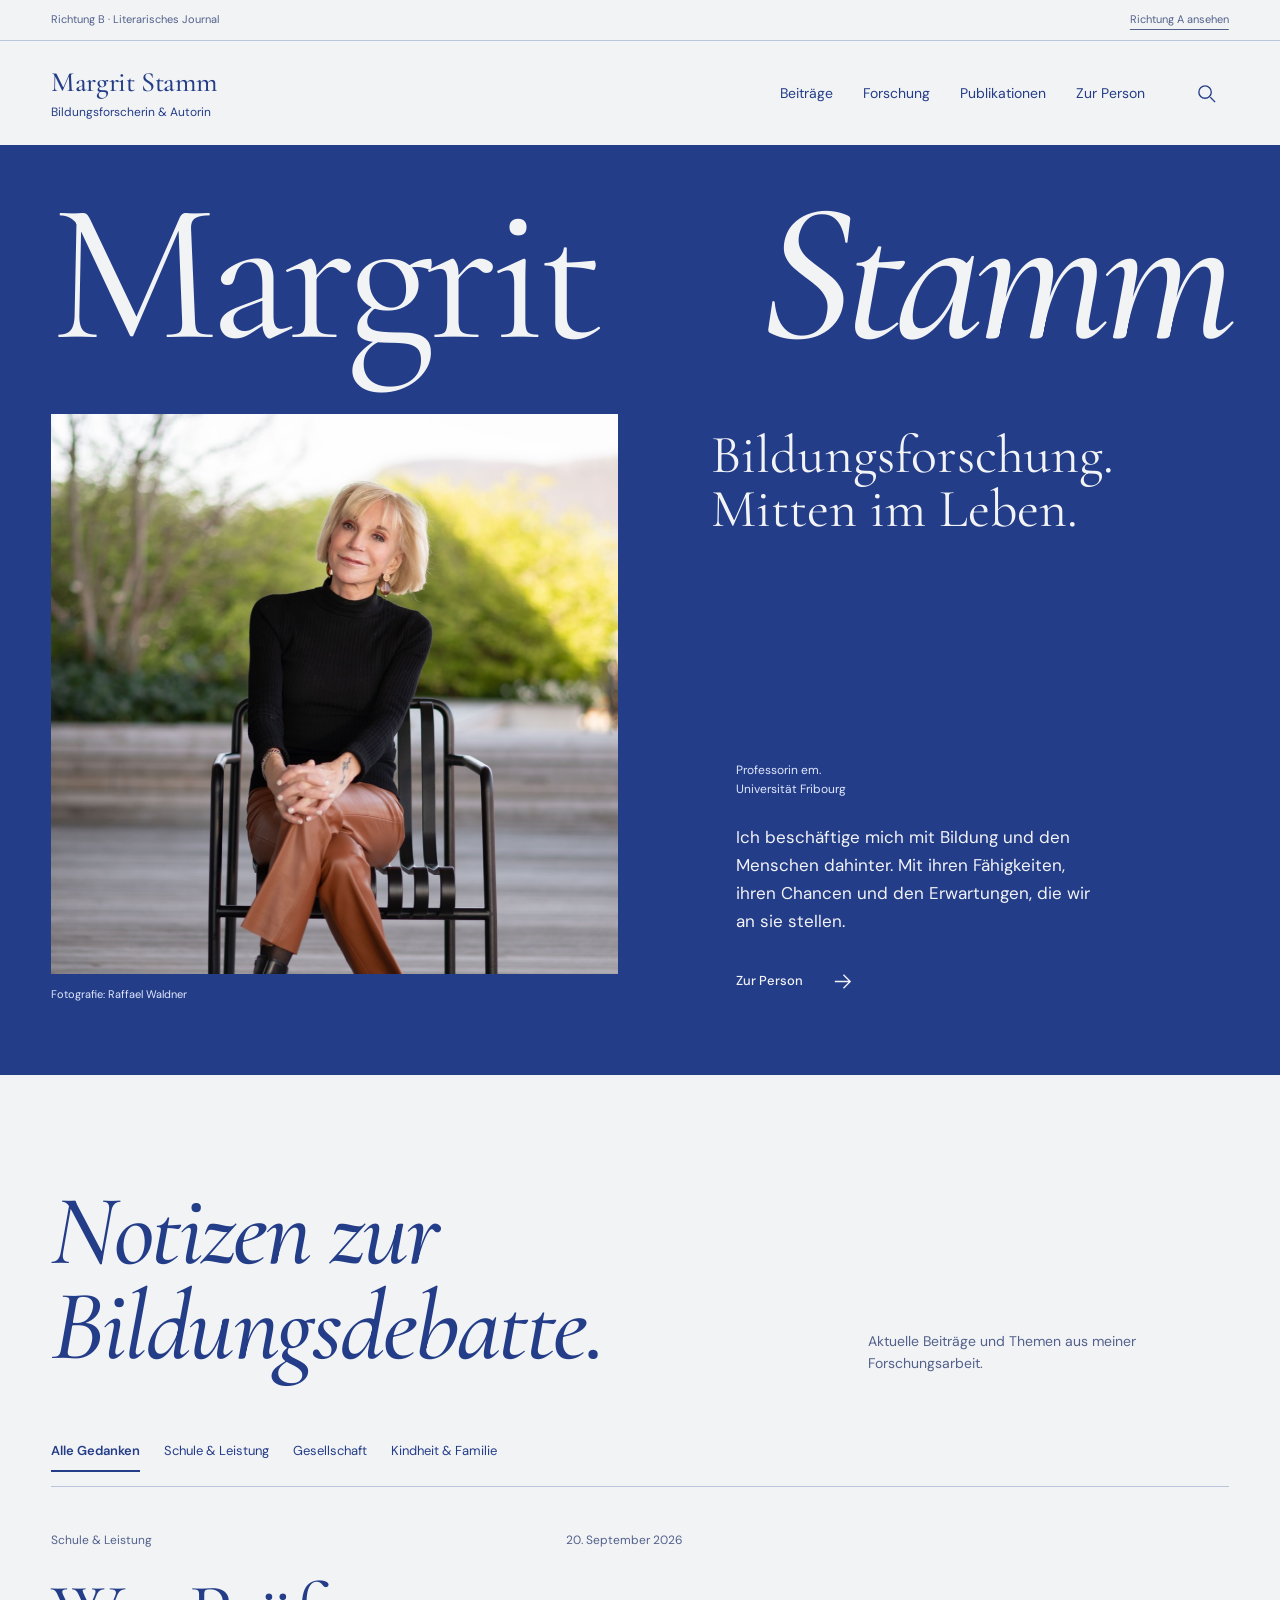
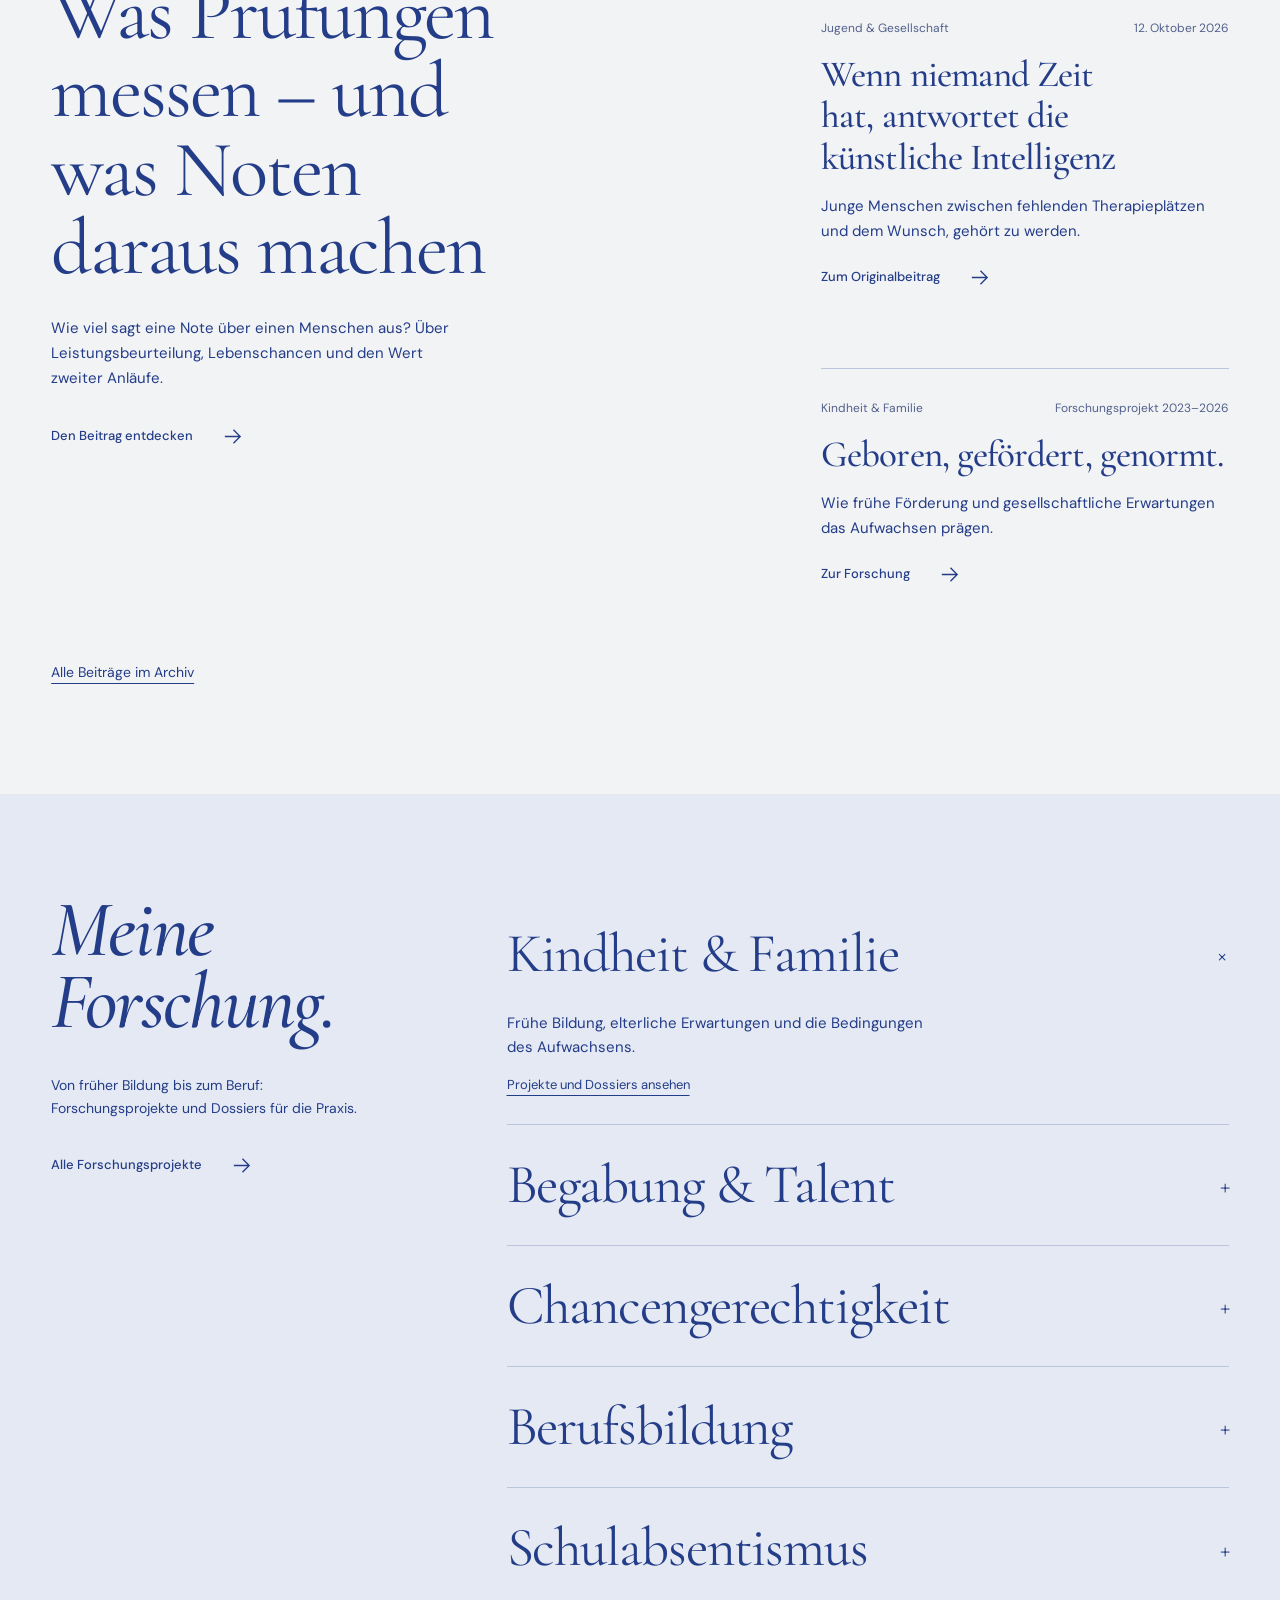
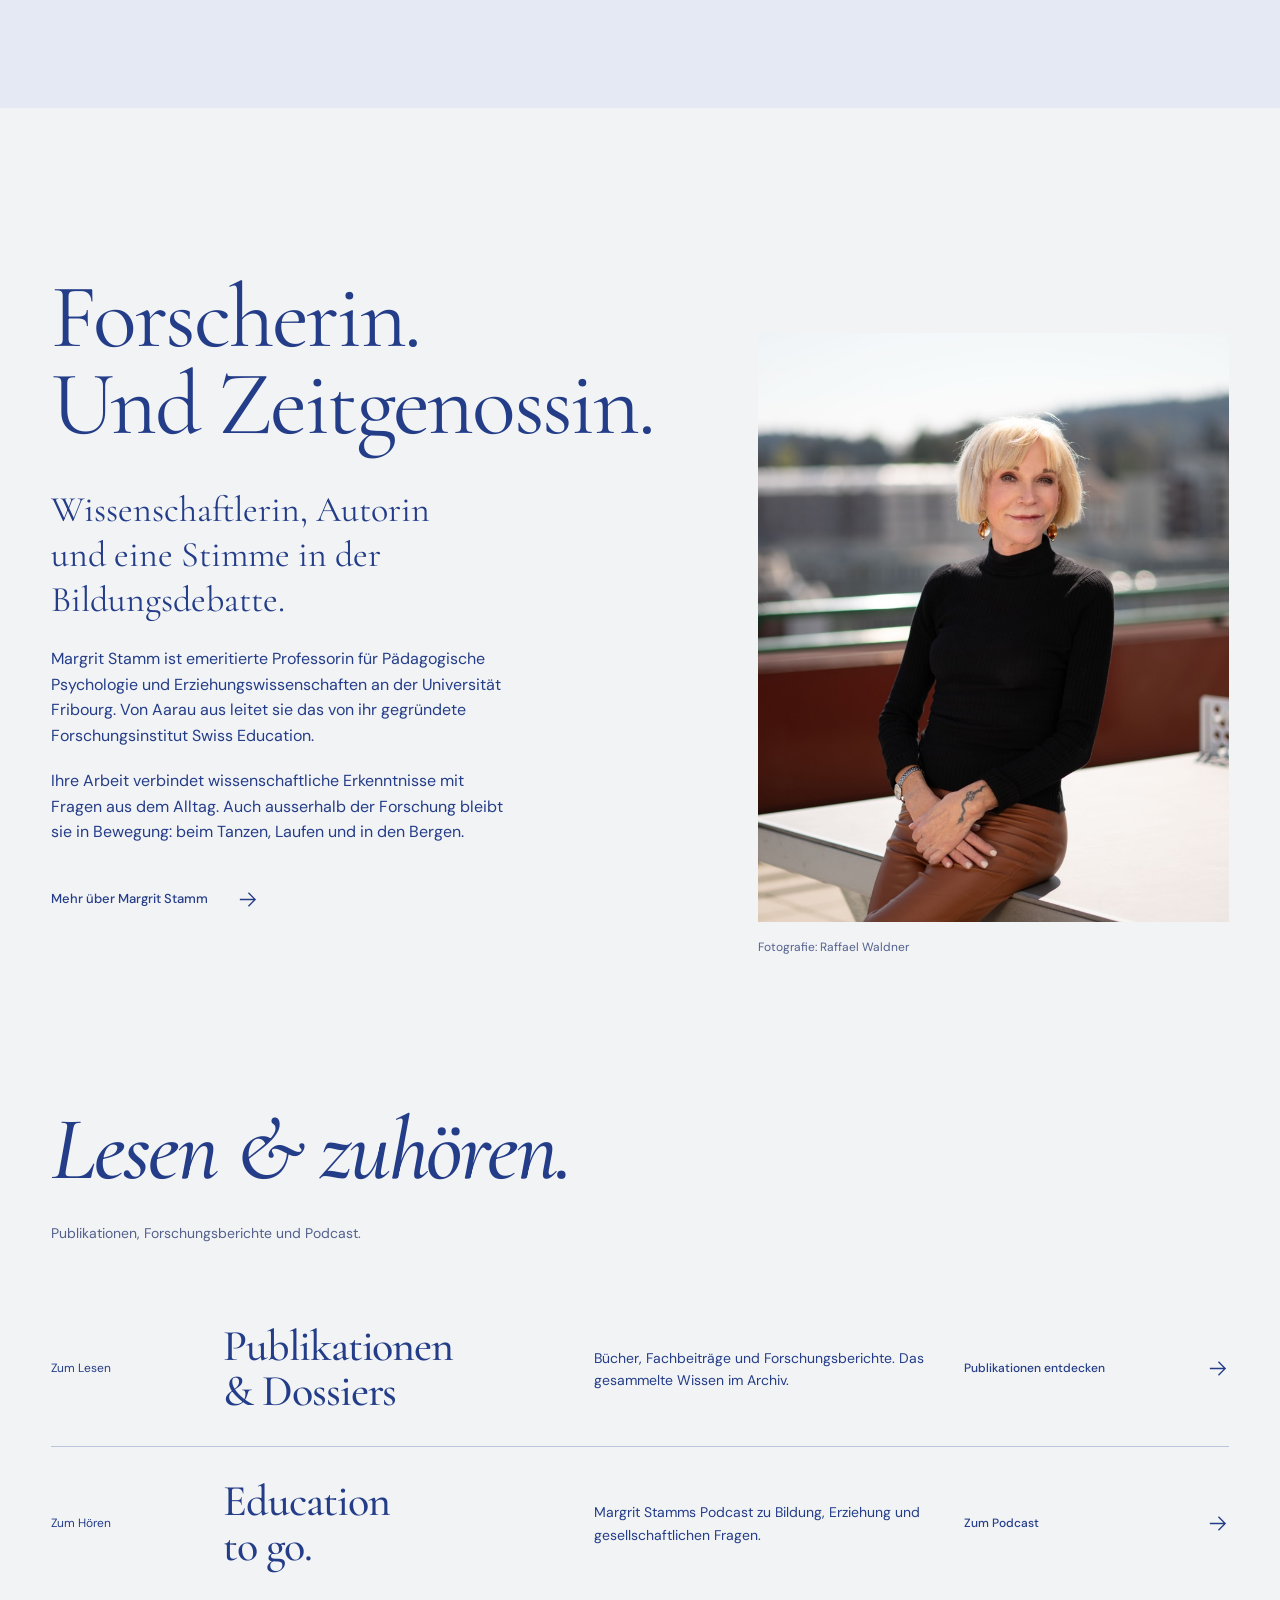
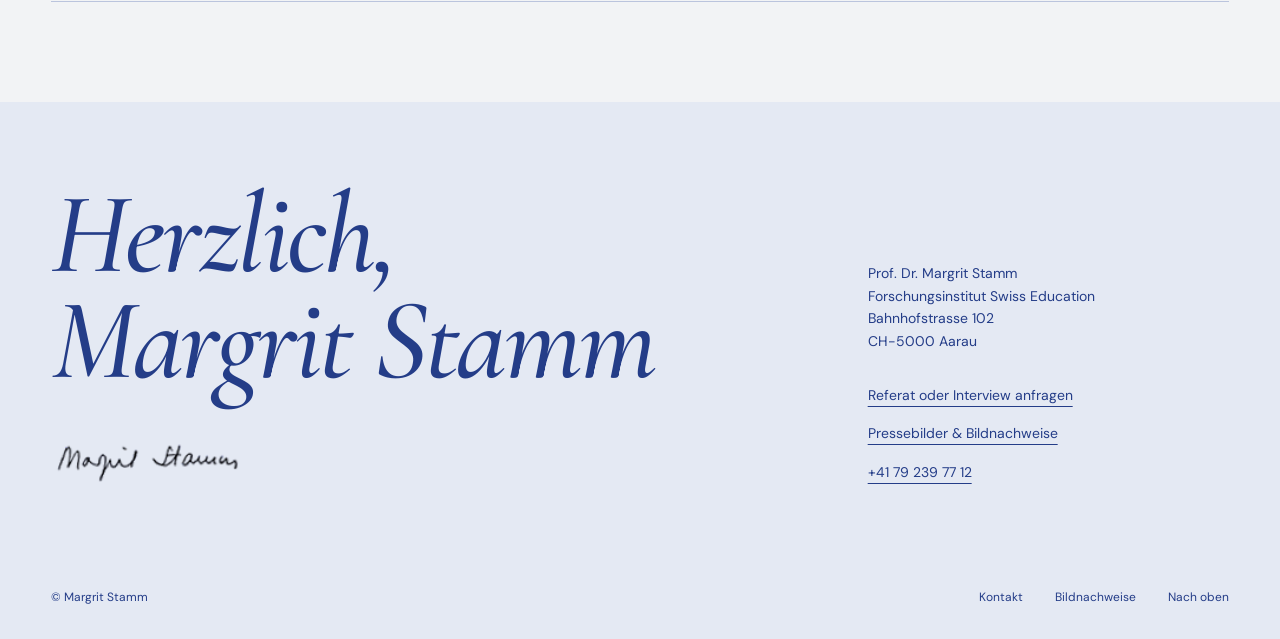
<file: index.html>
<!doctype html><html lang="de-CH"><head><meta charset="utf-8"><meta name="robots" content="noindex, nofollow"><meta name="viewport" content="width=device-width, initial-scale=1"><title>Margrit Stamm | Bildung weiterdenken</title><meta name="description" content="Forschung, Gedanken und Perspektiven von Prof. Dr. Margrit Stamm. Bildung, Kindheit und gesellschaftliche Chancen."><link rel="stylesheet" href="style.css"><script src="app.js" defer></script><link rel="stylesheet" href="editorial.css?v=studio3"><link rel="stylesheet" href="journal/journal.css?v=2"><link rel="stylesheet" href="motion.css?v=1"><script src="motion.js?v=1" defer></script></head><body><div class="proposal-bar">Richtung B · Literarisches Journal <a href="plakat/index.html">Richtung A ansehen</a></div>
<a class="skip" href="#main">Zum Inhalt</a><header class="header wrap"><a class="brand" href="index.html" aria-label="Margrit Stamm, Startseite"><span class="brand-emblem" aria-hidden="true"></span>Margrit Stamm<span>Bildungsforscherin & Autorin</span></a><nav aria-label="Hauptnavigation" id="navigation"><a href="beitraege.html">Beiträge</a><a href="forschung.html">Forschung</a><a href="publikationen.html">Publikationen</a><a href="index.html#person">Zur Person</a></nav><div class="header-actions"><button class="search-toggle icon-button" aria-label="Website durchsuchen"><svg viewBox="0 0 24 24" aria-hidden="true"><circle cx="10.5" cy="10.5" r="6.5"/><path d="m16 16 5 5"/></svg></button><button class="menu-toggle" aria-expanded="false" aria-controls="navigation">Menü</button></div></header>
<main id="main"><section class="hero wrap"><div class="hero-title"><h1><span>Margrit</span><span>Stamm</span></h1><p>Bildungsforschung.<br>Mitten im Leben.</p></div><div class="hero-copy"><p>Professorin em. <br>Universität Fribourg</p><p>Ich beschäftige mich mit Bildung und den Menschen dahinter. Mit ihren Fähigkeiten, ihren Chancen und den Erwartungen, die wir an sie stellen.</p><a class="text-link" href="#person">Zur Person <svg viewBox="0 0 24 24" aria-hidden="true"><path d="M4 12h16M13 5l7 7-7 7"/></svg></a></div><figure class="hero-photo"><img src="assets/portrait.jpg" alt="Margrit Stamm auf einer Terrasse" width="1065" height="1600" fetchpriority="high"><figcaption>Fotografie: Raffael Waldner</figcaption></figure><div class="hero-aside"><p>Zur Diskussion</p><h2><a href="artikel.html">Was Prüfungen messen – und was Noten daraus machen</a></h2><p>Ein Beitrag über Beurteilung, Chancen und zweite Anläufe.</p><a class="text-link" href="artikel.html">Beitrag lesen <svg viewBox="0 0 24 24" aria-hidden="true"><path d="M4 12h16M13 5l7 7-7 7"/></svg></a></div></section>
<section class="thoughts wrap section" id="gedanken"><div class="section-intro"><h2>Notizen zur <br>Bildungsdebatte.</h2><p>Aktuelle Beiträge und Themen aus meiner Forschungsarbeit.</p></div><div class="filter-bar" role="group" aria-label="Beiträge nach Thema filtern"><button class="filter active" data-filter="all" aria-pressed="true">Alle Gedanken</button><button class="filter" data-filter="schule" aria-pressed="false">Schule & Leistung</button><button class="filter" data-filter="gesellschaft" aria-pressed="false">Gesellschaft</button><button class="filter" data-filter="kindheit" aria-pressed="false">Kindheit & Familie</button></div><div class="stories"><article class="story feature" data-topic="schule"><div class="story-meta"><span>Schule & Leistung</span><time datetime="2026-09-20">20. September 2026</time></div><h3><a href="artikel.html">Was Prüfungen messen – und was Noten daraus machen</a></h3><p>Wie viel sagt eine Note über einen Menschen aus? Über Leistungsbeurteilung, Lebenschancen und den Wert zweiter Anläufe.</p><a href="artikel.html" class="text-link">Den Beitrag entdecken <svg viewBox="0 0 24 24" aria-hidden="true"><path d="M4 12h16M13 5l7 7-7 7"/></svg></a></article><div class="story-stack"><article class="story" data-topic="gesellschaft"><div class="story-meta"><span>Jugend & Gesellschaft</span><time datetime="2026-10-12">12. Oktober 2026</time></div><h3><a href="https://www.margritstamm.ch/blog/blog-uebersicht-bildung-und-erziehung/entry/wenn-niemand-zeit-hat-antwortet-die-kuenstliche-intelligenz-ueber-junge-menschen-therapieplaetze-und-die-sehnsucht-gehoert-zu-werden.html">Wenn niemand Zeit hat, antwortet die künstliche Intelligenz</a></h3><p>Junge Menschen zwischen fehlenden Therapieplätzen und dem Wunsch, gehört zu werden.</p><a class="text-link" href="https://www.margritstamm.ch/blog/blog-uebersicht-bildung-und-erziehung/entry/wenn-niemand-zeit-hat-antwortet-die-kuenstliche-intelligenz-ueber-junge-menschen-therapieplaetze-und-die-sehnsucht-gehoert-zu-werden.html">Zum Originalbeitrag <svg viewBox="0 0 24 24" aria-hidden="true"><path d="M4 12h16M13 5l7 7-7 7"/></svg></a></article><article class="story" data-topic="kindheit"><div class="story-meta"><span>Kindheit & Familie</span><span>Forschungsprojekt 2023–2026</span></div><h3><a href="forschung.html">Geboren, gefördert, genormt.</a></h3><p>Wie frühe Förderung und gesellschaftliche Erwartungen das Aufwachsen prägen.</p><a class="text-link" href="forschung.html">Zur Forschung <svg viewBox="0 0 24 24" aria-hidden="true"><path d="M4 12h16M13 5l7 7-7 7"/></svg></a></article></div></div><p class="filter-status sr-only" role="status"></p><a class="archive-link" href="beitraege.html">Alle Beiträge im Archiv</a></section>
<section class="research" id="forschung"><div class="wrap research-inner"><div class="research-intro"><h2>Meine <br>Forschung.</h2><p>Von früher Bildung bis zum Beruf: Forschungsprojekte und Dossiers für die Praxis.</p><a class="text-link" href="forschung.html">Alle Forschungsprojekte <svg viewBox="0 0 24 24" aria-hidden="true"><path d="M4 12h16M13 5l7 7-7 7"/></svg></a></div><div class="research-list"><details open><summary>Kindheit & Familie <span aria-hidden="true">+</span></summary><p>Frühe Bildung, elterliche Erwartungen und die Bedingungen des Aufwachsens.</p><a href="forschung.html">Projekte und Dossiers ansehen</a></details><details><summary>Begabung & Talent <span aria-hidden="true">+</span></summary><p>Wie Fähigkeiten erkannt werden und wie sich Potenziale über die Lebensspanne entwickeln.</p><a href="forschung.html">Projekte und Dossiers ansehen</a></details><details><summary>Chancengerechtigkeit <span aria-hidden="true">+</span></summary><p>Bildungswege, soziale Herkunft und Möglichkeiten des gesellschaftlichen Aufstiegs.</p><a href="forschung.html">Projekte und Dossiers ansehen</a></details><details><summary>Berufsbildung <span aria-hidden="true">+</span></summary><p>Berufliche Fähigkeiten, praktische Intelligenz und Talententwicklung in der Ausbildung.</p><a href="forschung.html">Projekte und Dossiers ansehen</a></details><details><summary>Schulabsentismus <span aria-hidden="true">+</span></summary><p>Wenn junge Menschen der Schule fernbleiben: Ursachen, Bildungswege und Prävention.</p><a href="forschung.html">Projekte und Dossiers ansehen</a></details></div></div></section>
<section class="person wrap section" id="person"><figure><img src="assets/portrait2.jpg" alt="Margrit Stamm auf der Terrasse" width="800" height="1200" loading="lazy"><figcaption>Fotografie: Raffael Waldner</figcaption></figure><div class="person-copy"><h2>Forscherin. <br>Und Zeitgenossin.</h2><p class="lead">Wissenschaftlerin, Autorin und eine Stimme in der Bildungsdebatte.</p><p>Margrit Stamm ist emeritierte Professorin für Pädagogische Psychologie und Erziehungswissenschaften an der Universität Fribourg. Von Aarau aus leitet sie das von ihr gegründete Forschungsinstitut Swiss Education.</p><p>Ihre Arbeit verbindet wissenschaftliche Erkenntnisse mit Fragen aus dem Alltag. Auch ausserhalb der Forschung bleibt sie in Bewegung: beim Tanzen, Laufen und in den Bergen.</p><a class="text-link" href="https://www.margritstamm.ch/">Mehr über Margrit Stamm <svg viewBox="0 0 24 24" aria-hidden="true"><path d="M4 12h16M13 5l7 7-7 7"/></svg></a></div></section>
<section class="library wrap section" id="publikationen"><div class="section-intro"><h2>Lesen & zuhören.</h2><p>Publikationen, Forschungsberichte und Podcast.</p></div><div class="library-grid"><a href="publikationen.html"><span>Zum Lesen</span><h3>Publikationen <br>& Dossiers</h3><p>Bücher, Fachbeiträge und Forschungsberichte. Das gesammelte Wissen im Archiv.</p><span class="text-link">Publikationen entdecken <svg viewBox="0 0 24 24" aria-hidden="true"><path d="M4 12h16M13 5l7 7-7 7"/></svg></span></a><a href="https://education2go.podigee.io/" id="podcast-link"><span>Zum Hören</span><h3>Education <br>to go.</h3><p>Margrit Stamms Podcast zu Bildung, Erziehung und gesellschaftlichen Fragen.</p><span class="text-link">Zum Podcast <svg viewBox="0 0 24 24" aria-hidden="true"><path d="M4 12h16M13 5l7 7-7 7"/></svg></span></a></div></section></main>
<footer id="kontakt" class="footer"><div class="wrap"><div class="footer-top"><div><h2>Herzlich, <br>Margrit Stamm</h2><img class="signature" src="assets/signature.png" width="161" height="42" alt="Unterschrift von Margrit Stamm"></div><div class="footer-contact"><p>Prof. Dr. Margrit Stamm <br>Forschungsinstitut Swiss Education <br>Bahnhofstrasse 102 <br>CH-5000 Aarau</p><a href="https://www.margritstamm.ch/anfragen-und-pressefotos/anfragen-fuer-referate-und-interviews.html">Referat oder Interview anfragen</a><a href="https://www.margritstamm.ch/anfragen-und-pressefotos/pressefotos.html">Pressebilder & Bildnachweise</a><a href="tel:+41792397712">+41 79 239 77 12</a></div></div><div class="footer-bottom"><span>© Margrit Stamm</span><a href="https://www.margritstamm.ch/kontakt.html">Kontakt</a><button class="credits-toggle">Bildnachweise</button><a href="#main">Nach oben</a></div><p class="credits" hidden>Porträtfotografien: Raffael Waldner. Originalbilder und Unterschrift von margritstamm.ch. Schrift: Cormorant Garamond und DM Sans (Google Fonts).</p></div></footer>
<dialog class="search-dialog" aria-labelledby="search-title"><form method="dialog"><button class="close-search" aria-label="Suche schliessen">Schliessen</button></form><h2 id="search-title">Was beschäftigt Sie?</h2><label for="search">Beiträge und Themen durchsuchen</label><input id="search" type="search" placeholder="Zum Beispiel: Bildung, Noten, Familie" autocomplete="off"><div class="search-results" aria-live="polite"></div></dialog>
</body></html>
</file>
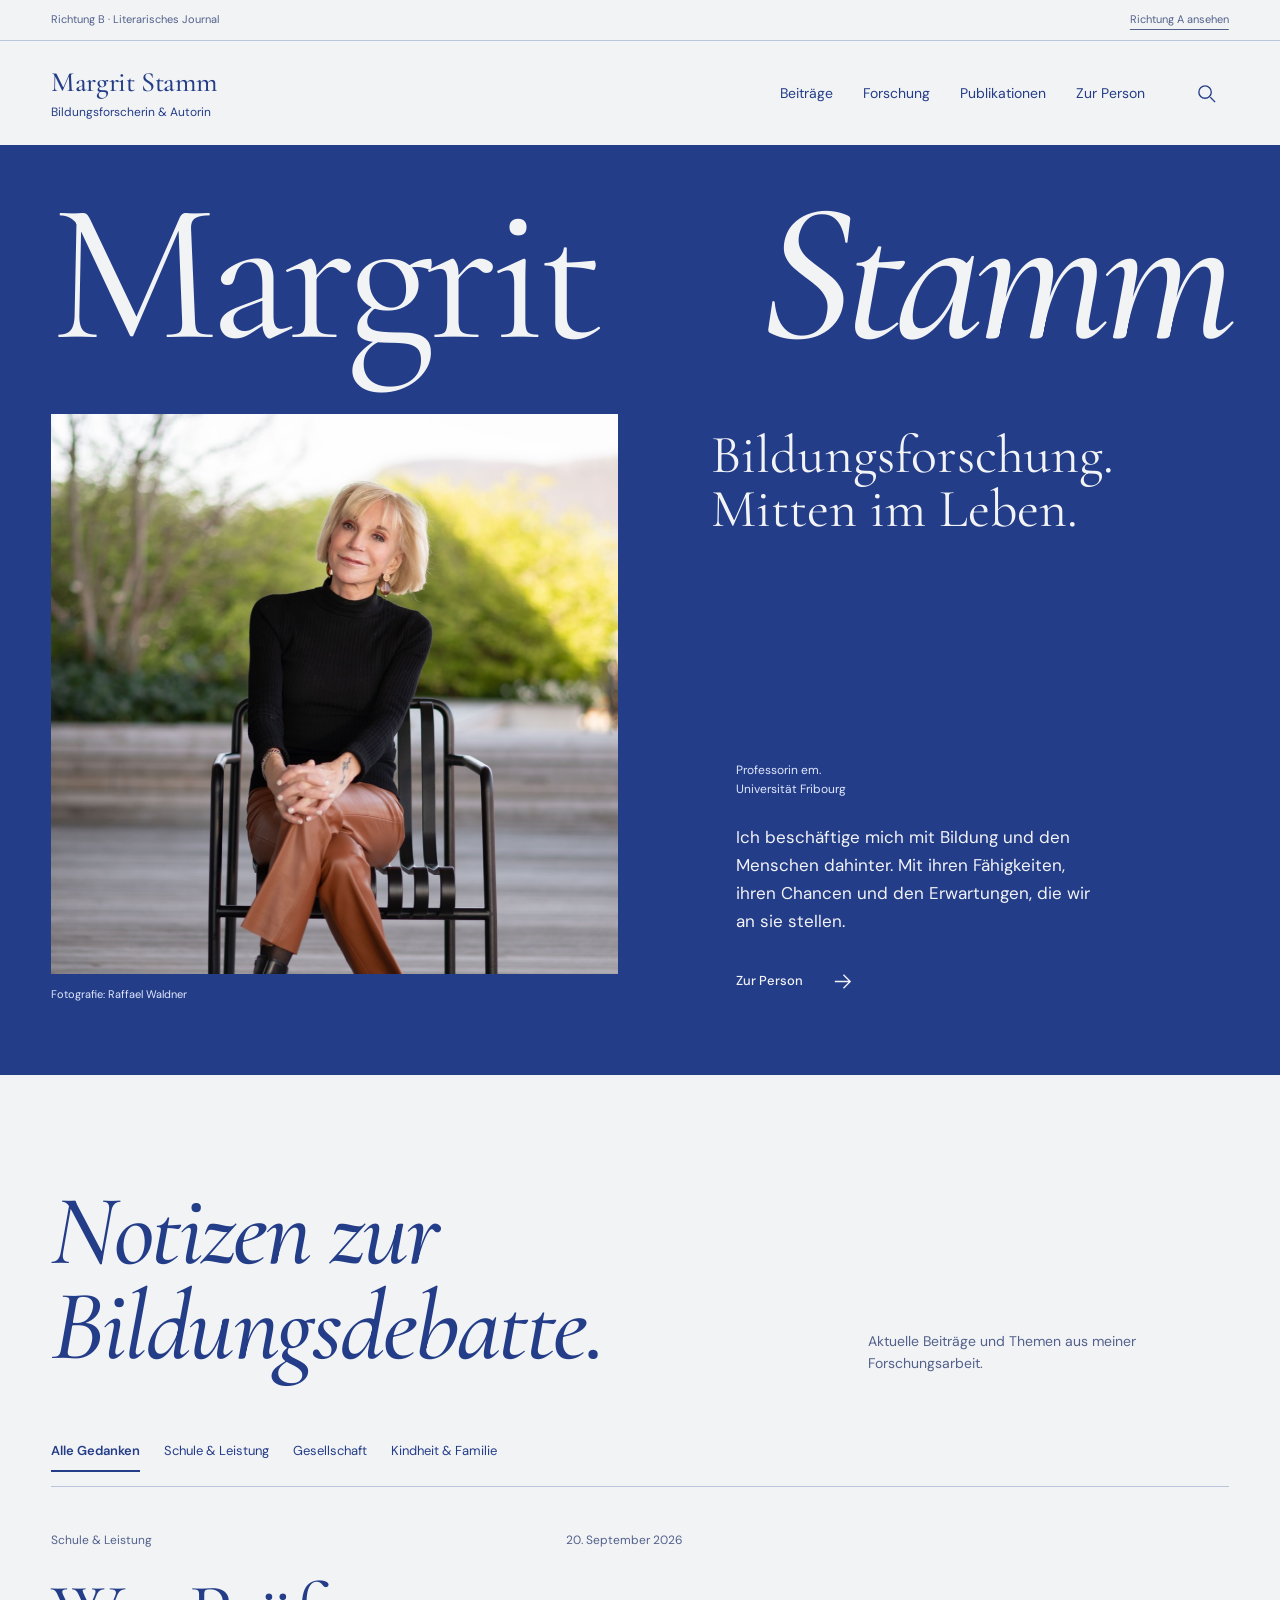
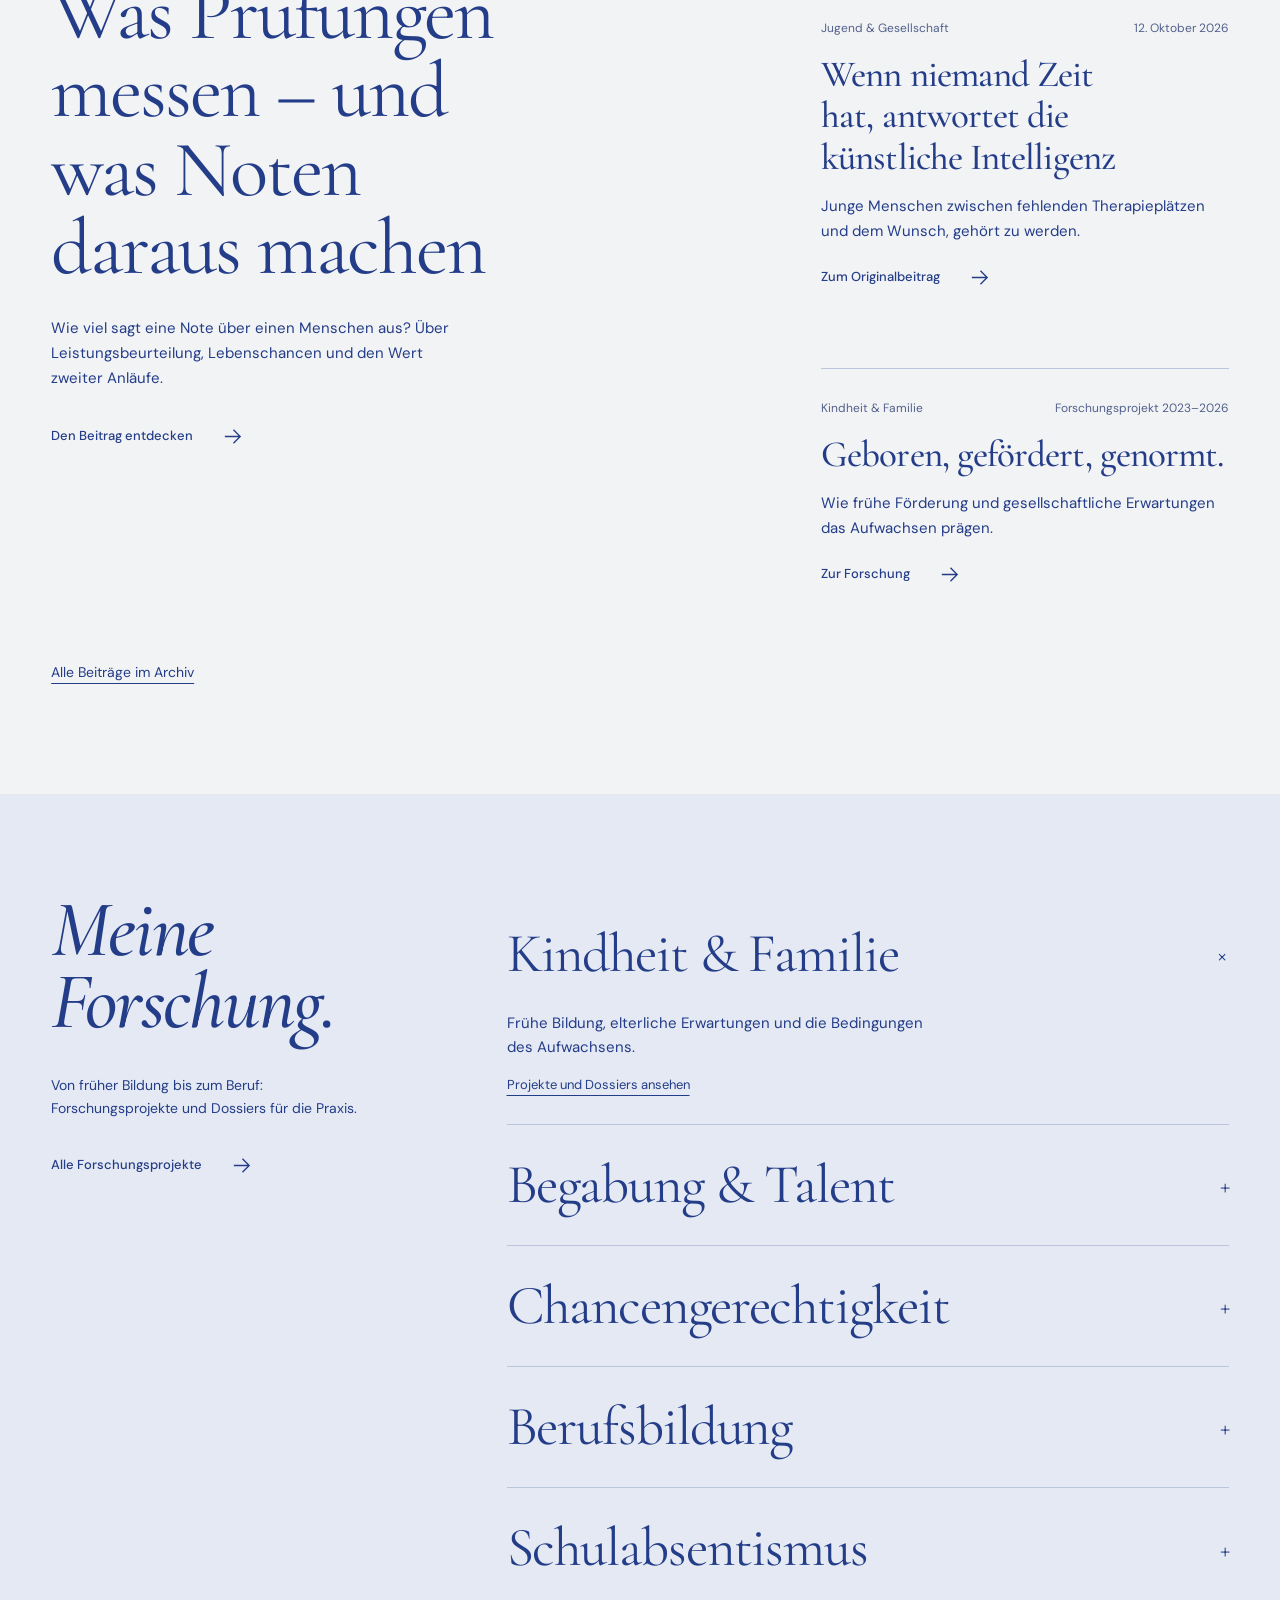
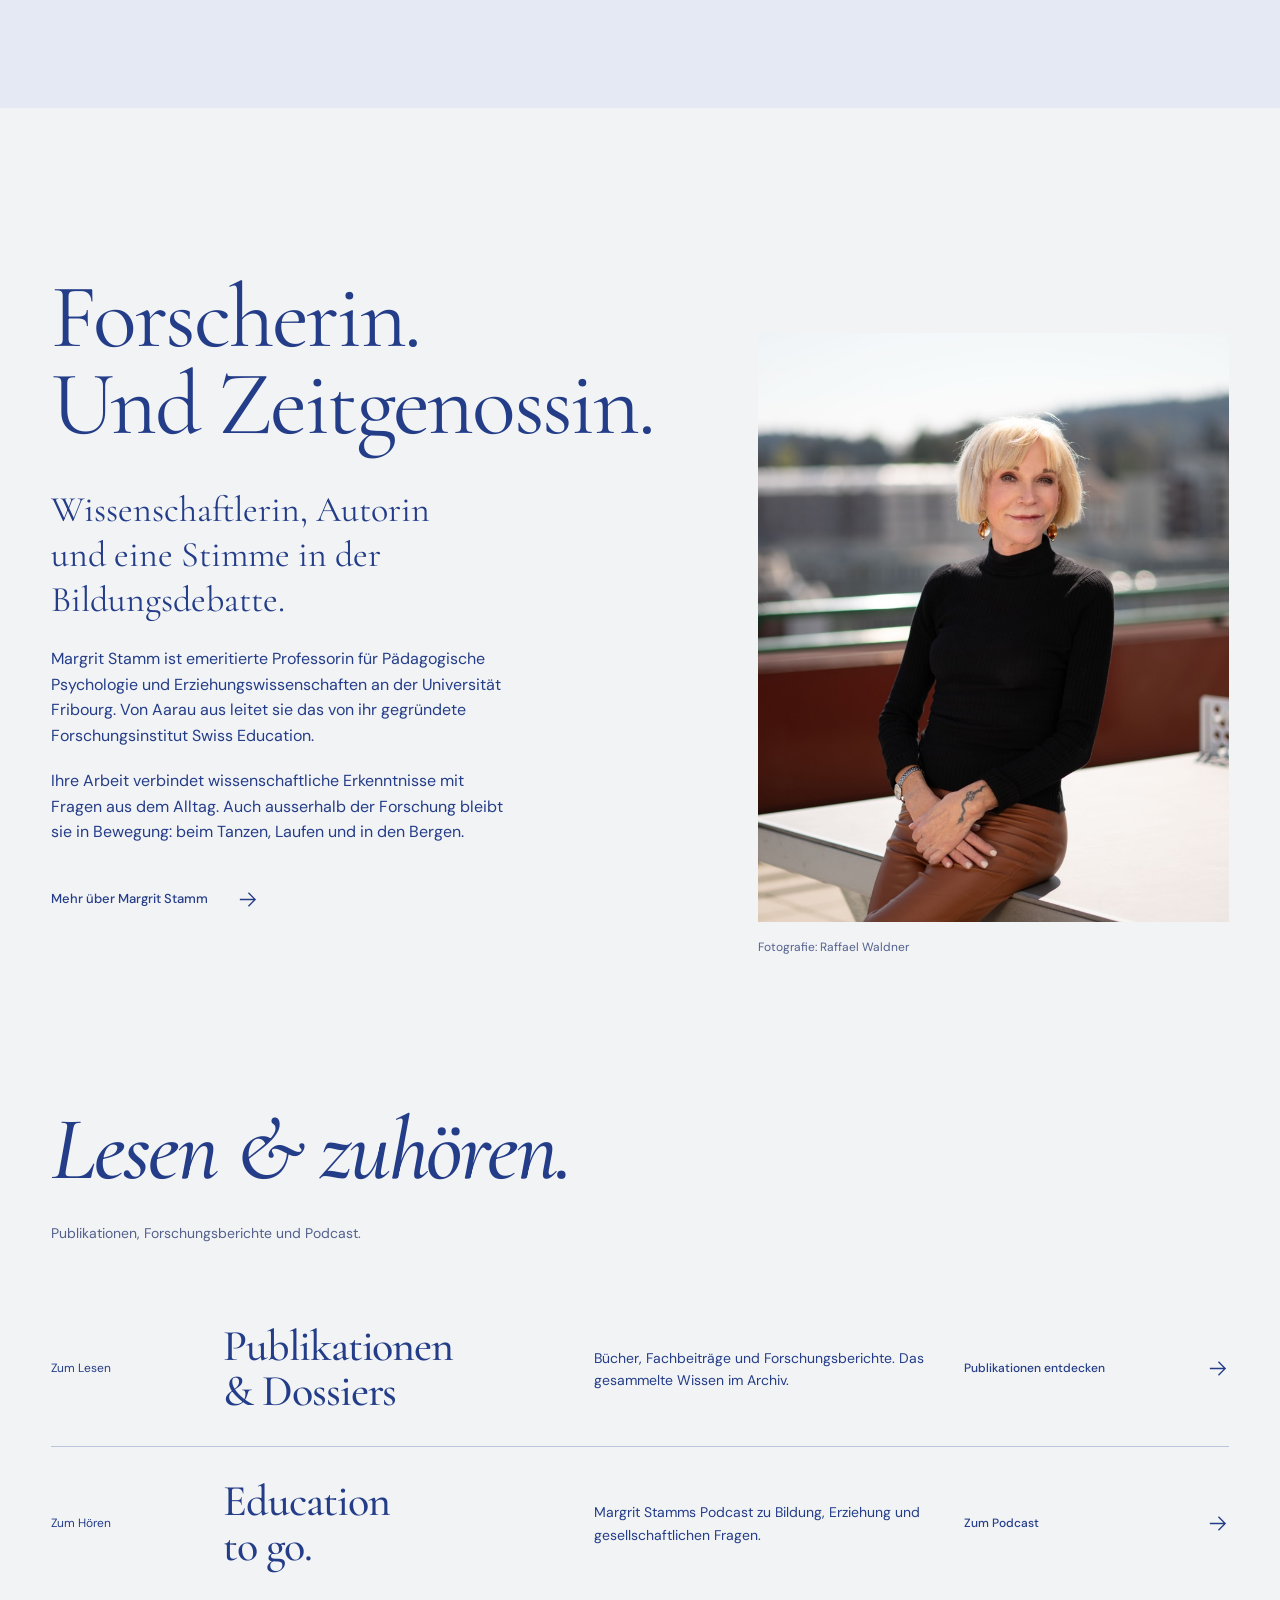
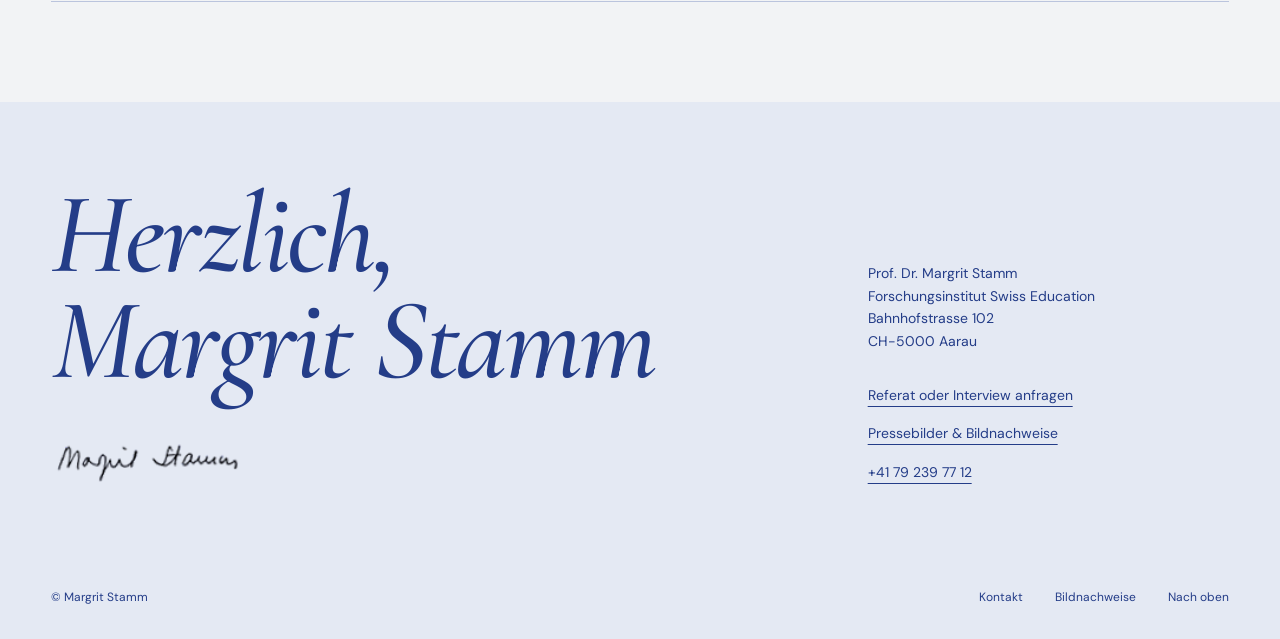
<file: journal/index.html>
<!doctype html><html lang="de-CH"><head><meta charset="utf-8"><meta name="robots" content="noindex, nofollow"><meta name="viewport" content="width=device-width, initial-scale=1"><title>Margrit Stamm | Bildung weiterdenken</title><meta name="description" content="Forschung, Gedanken und Perspektiven von Prof. Dr. Margrit Stamm. Bildung, Kindheit und gesellschaftliche Chancen."><link rel="stylesheet" href="../style.css"><script src="app.js" defer></script><link rel="stylesheet" href="../editorial.css?v=studio3"><link rel="stylesheet" href="journal.css?v=2"><link rel="stylesheet" href="../motion.css?v=1"><script src="../motion.js?v=1" defer></script></head><body><div class="proposal-bar">Richtung B · Literarisches Journal <a href="../plakat/index.html">Richtung A ansehen</a></div>
<a class="skip" href="#main">Zum Inhalt</a><header class="header wrap"><a class="brand" href="index.html" aria-label="Margrit Stamm, Startseite"><span class="brand-emblem" aria-hidden="true"></span>Margrit Stamm<span>Bildungsforscherin & Autorin</span></a><nav aria-label="Hauptnavigation" id="navigation"><a href="beitraege.html">Beiträge</a><a href="forschung.html">Forschung</a><a href="publikationen.html">Publikationen</a><a href="index.html#person">Zur Person</a></nav><div class="header-actions"><button class="search-toggle icon-button" aria-label="Website durchsuchen"><svg viewBox="0 0 24 24" aria-hidden="true"><circle cx="10.5" cy="10.5" r="6.5"/><path d="m16 16 5 5"/></svg></button><button class="menu-toggle" aria-expanded="false" aria-controls="navigation">Menü</button></div></header>
<main id="main"><section class="hero wrap"><div class="hero-title"><h1><span>Margrit</span><span>Stamm</span></h1><p>Bildungsforschung.<br>Mitten im Leben.</p></div><div class="hero-copy"><p>Professorin em. <br>Universität Fribourg</p><p>Ich beschäftige mich mit Bildung und den Menschen dahinter. Mit ihren Fähigkeiten, ihren Chancen und den Erwartungen, die wir an sie stellen.</p><a class="text-link" href="#person">Zur Person <svg viewBox="0 0 24 24" aria-hidden="true"><path d="M4 12h16M13 5l7 7-7 7"/></svg></a></div><figure class="hero-photo"><img src="../assets/portrait.jpg" alt="Margrit Stamm auf einer Terrasse" width="1065" height="1600" fetchpriority="high"><figcaption>Fotografie: Raffael Waldner</figcaption></figure><div class="hero-aside"><p>Zur Diskussion</p><h2><a href="artikel.html">Was Prüfungen messen – und was Noten daraus machen</a></h2><p>Ein Beitrag über Beurteilung, Chancen und zweite Anläufe.</p><a class="text-link" href="artikel.html">Beitrag lesen <svg viewBox="0 0 24 24" aria-hidden="true"><path d="M4 12h16M13 5l7 7-7 7"/></svg></a></div></section>
<section class="thoughts wrap section" id="gedanken"><div class="section-intro"><h2>Notizen zur <br>Bildungsdebatte.</h2><p>Aktuelle Beiträge und Themen aus meiner Forschungsarbeit.</p></div><div class="filter-bar" role="group" aria-label="Beiträge nach Thema filtern"><button class="filter active" data-filter="all" aria-pressed="true">Alle Gedanken</button><button class="filter" data-filter="schule" aria-pressed="false">Schule & Leistung</button><button class="filter" data-filter="gesellschaft" aria-pressed="false">Gesellschaft</button><button class="filter" data-filter="kindheit" aria-pressed="false">Kindheit & Familie</button></div><div class="stories"><article class="story feature" data-topic="schule"><div class="story-meta"><span>Schule & Leistung</span><time datetime="2026-09-20">20. September 2026</time></div><h3><a href="artikel.html">Was Prüfungen messen – und was Noten daraus machen</a></h3><p>Wie viel sagt eine Note über einen Menschen aus? Über Leistungsbeurteilung, Lebenschancen und den Wert zweiter Anläufe.</p><a href="artikel.html" class="text-link">Den Beitrag entdecken <svg viewBox="0 0 24 24" aria-hidden="true"><path d="M4 12h16M13 5l7 7-7 7"/></svg></a></article><div class="story-stack"><article class="story" data-topic="gesellschaft"><div class="story-meta"><span>Jugend & Gesellschaft</span><time datetime="2026-10-12">12. Oktober 2026</time></div><h3><a href="https://www.margritstamm.ch/blog/blog-uebersicht-bildung-und-erziehung/entry/wenn-niemand-zeit-hat-antwortet-die-kuenstliche-intelligenz-ueber-junge-menschen-therapieplaetze-und-die-sehnsucht-gehoert-zu-werden.html">Wenn niemand Zeit hat, antwortet die künstliche Intelligenz</a></h3><p>Junge Menschen zwischen fehlenden Therapieplätzen und dem Wunsch, gehört zu werden.</p><a class="text-link" href="https://www.margritstamm.ch/blog/blog-uebersicht-bildung-und-erziehung/entry/wenn-niemand-zeit-hat-antwortet-die-kuenstliche-intelligenz-ueber-junge-menschen-therapieplaetze-und-die-sehnsucht-gehoert-zu-werden.html">Zum Originalbeitrag <svg viewBox="0 0 24 24" aria-hidden="true"><path d="M4 12h16M13 5l7 7-7 7"/></svg></a></article><article class="story" data-topic="kindheit"><div class="story-meta"><span>Kindheit & Familie</span><span>Forschungsprojekt 2023–2026</span></div><h3><a href="forschung.html">Geboren, gefördert, genormt.</a></h3><p>Wie frühe Förderung und gesellschaftliche Erwartungen das Aufwachsen prägen.</p><a class="text-link" href="forschung.html">Zur Forschung <svg viewBox="0 0 24 24" aria-hidden="true"><path d="M4 12h16M13 5l7 7-7 7"/></svg></a></article></div></div><p class="filter-status sr-only" role="status"></p><a class="archive-link" href="beitraege.html">Alle Beiträge im Archiv</a></section>
<section class="research" id="forschung"><div class="wrap research-inner"><div class="research-intro"><h2>Meine <br>Forschung.</h2><p>Von früher Bildung bis zum Beruf: Forschungsprojekte und Dossiers für die Praxis.</p><a class="text-link" href="forschung.html">Alle Forschungsprojekte <svg viewBox="0 0 24 24" aria-hidden="true"><path d="M4 12h16M13 5l7 7-7 7"/></svg></a></div><div class="research-list"><details open><summary>Kindheit & Familie <span aria-hidden="true">+</span></summary><p>Frühe Bildung, elterliche Erwartungen und die Bedingungen des Aufwachsens.</p><a href="forschung.html">Projekte und Dossiers ansehen</a></details><details><summary>Begabung & Talent <span aria-hidden="true">+</span></summary><p>Wie Fähigkeiten erkannt werden und wie sich Potenziale über die Lebensspanne entwickeln.</p><a href="forschung.html">Projekte und Dossiers ansehen</a></details><details><summary>Chancengerechtigkeit <span aria-hidden="true">+</span></summary><p>Bildungswege, soziale Herkunft und Möglichkeiten des gesellschaftlichen Aufstiegs.</p><a href="forschung.html">Projekte und Dossiers ansehen</a></details><details><summary>Berufsbildung <span aria-hidden="true">+</span></summary><p>Berufliche Fähigkeiten, praktische Intelligenz und Talententwicklung in der Ausbildung.</p><a href="forschung.html">Projekte und Dossiers ansehen</a></details><details><summary>Schulabsentismus <span aria-hidden="true">+</span></summary><p>Wenn junge Menschen der Schule fernbleiben: Ursachen, Bildungswege und Prävention.</p><a href="forschung.html">Projekte und Dossiers ansehen</a></details></div></div></section>
<section class="person wrap section" id="person"><figure><img src="../assets/portrait2.jpg" alt="Margrit Stamm auf der Terrasse" width="800" height="1200" loading="lazy"><figcaption>Fotografie: Raffael Waldner</figcaption></figure><div class="person-copy"><h2>Forscherin. <br>Und Zeitgenossin.</h2><p class="lead">Wissenschaftlerin, Autorin und eine Stimme in der Bildungsdebatte.</p><p>Margrit Stamm ist emeritierte Professorin für Pädagogische Psychologie und Erziehungswissenschaften an der Universität Fribourg. Von Aarau aus leitet sie das von ihr gegründete Forschungsinstitut Swiss Education.</p><p>Ihre Arbeit verbindet wissenschaftliche Erkenntnisse mit Fragen aus dem Alltag. Auch ausserhalb der Forschung bleibt sie in Bewegung: beim Tanzen, Laufen und in den Bergen.</p><a class="text-link" href="https://www.margritstamm.ch/">Mehr über Margrit Stamm <svg viewBox="0 0 24 24" aria-hidden="true"><path d="M4 12h16M13 5l7 7-7 7"/></svg></a></div></section>
<section class="library wrap section" id="publikationen"><div class="section-intro"><h2>Lesen & zuhören.</h2><p>Publikationen, Forschungsberichte und Podcast.</p></div><div class="library-grid"><a href="publikationen.html"><span>Zum Lesen</span><h3>Publikationen <br>& Dossiers</h3><p>Bücher, Fachbeiträge und Forschungsberichte. Das gesammelte Wissen im Archiv.</p><span class="text-link">Publikationen entdecken <svg viewBox="0 0 24 24" aria-hidden="true"><path d="M4 12h16M13 5l7 7-7 7"/></svg></span></a><a href="https://education2go.podigee.io/" id="podcast-link"><span>Zum Hören</span><h3>Education <br>to go.</h3><p>Margrit Stamms Podcast zu Bildung, Erziehung und gesellschaftlichen Fragen.</p><span class="text-link">Zum Podcast <svg viewBox="0 0 24 24" aria-hidden="true"><path d="M4 12h16M13 5l7 7-7 7"/></svg></span></a></div></section></main>
<footer id="kontakt" class="footer"><div class="wrap"><div class="footer-top"><div><h2>Herzlich, <br>Margrit Stamm</h2><img class="signature" src="../assets/signature.png" width="161" height="42" alt="Unterschrift von Margrit Stamm"></div><div class="footer-contact"><p>Prof. Dr. Margrit Stamm <br>Forschungsinstitut Swiss Education <br>Bahnhofstrasse 102 <br>CH-5000 Aarau</p><a href="https://www.margritstamm.ch/anfragen-und-pressefotos/anfragen-fuer-referate-und-interviews.html">Referat oder Interview anfragen</a><a href="https://www.margritstamm.ch/anfragen-und-pressefotos/pressefotos.html">Pressebilder & Bildnachweise</a><a href="tel:+41792397712">+41 79 239 77 12</a></div></div><div class="footer-bottom"><span>© Margrit Stamm</span><a href="https://www.margritstamm.ch/kontakt.html">Kontakt</a><button class="credits-toggle">Bildnachweise</button><a href="#main">Nach oben</a></div><p class="credits" hidden>Porträtfotografien: Raffael Waldner. Originalbilder und Unterschrift von margritstamm.ch. Schrift: Cormorant Garamond und DM Sans (Google Fonts).</p></div></footer>
<dialog class="search-dialog" aria-labelledby="search-title"><form method="dialog"><button class="close-search" aria-label="Suche schliessen">Schliessen</button></form><h2 id="search-title">Was beschäftigt Sie?</h2><label for="search">Beiträge und Themen durchsuchen</label><input id="search" type="search" placeholder="Zum Beispiel: Bildung, Noten, Familie" autocomplete="off"><div class="search-results" aria-live="polite"></div></dialog>
</body></html>
</file>
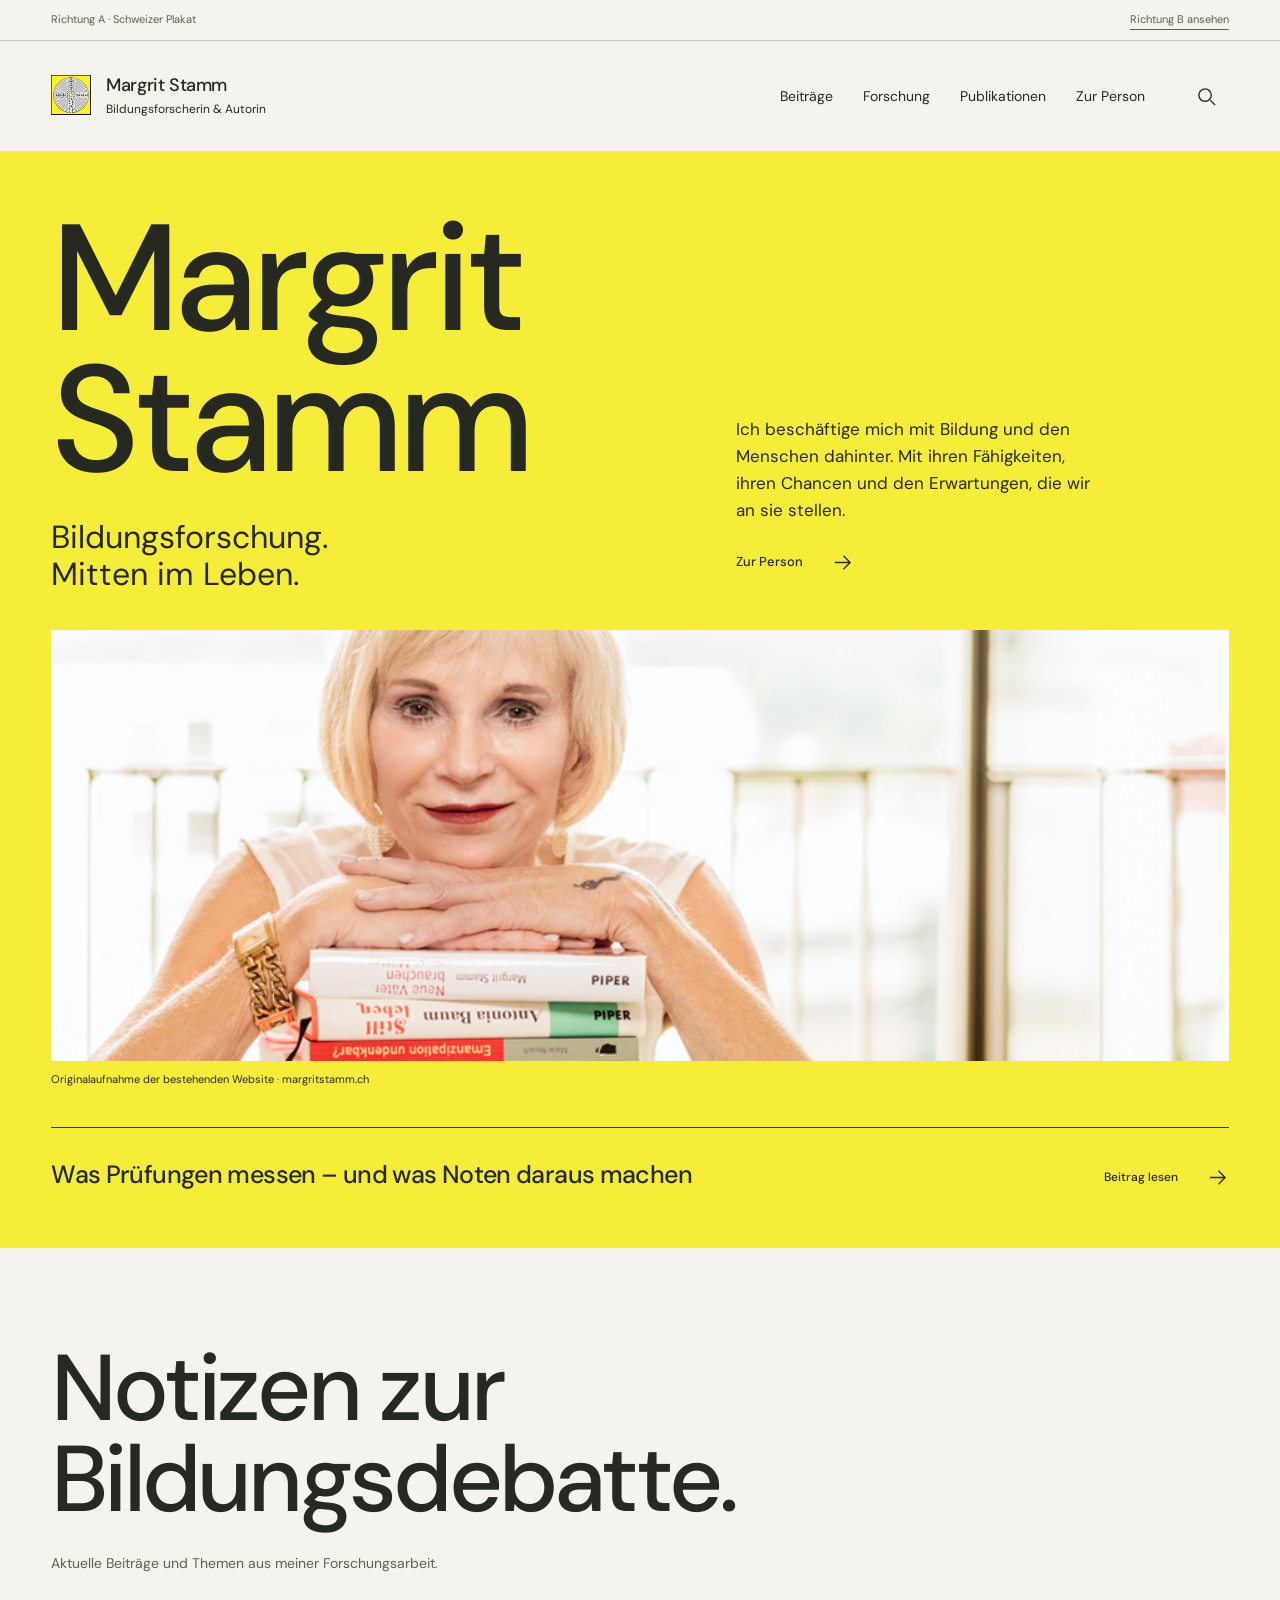
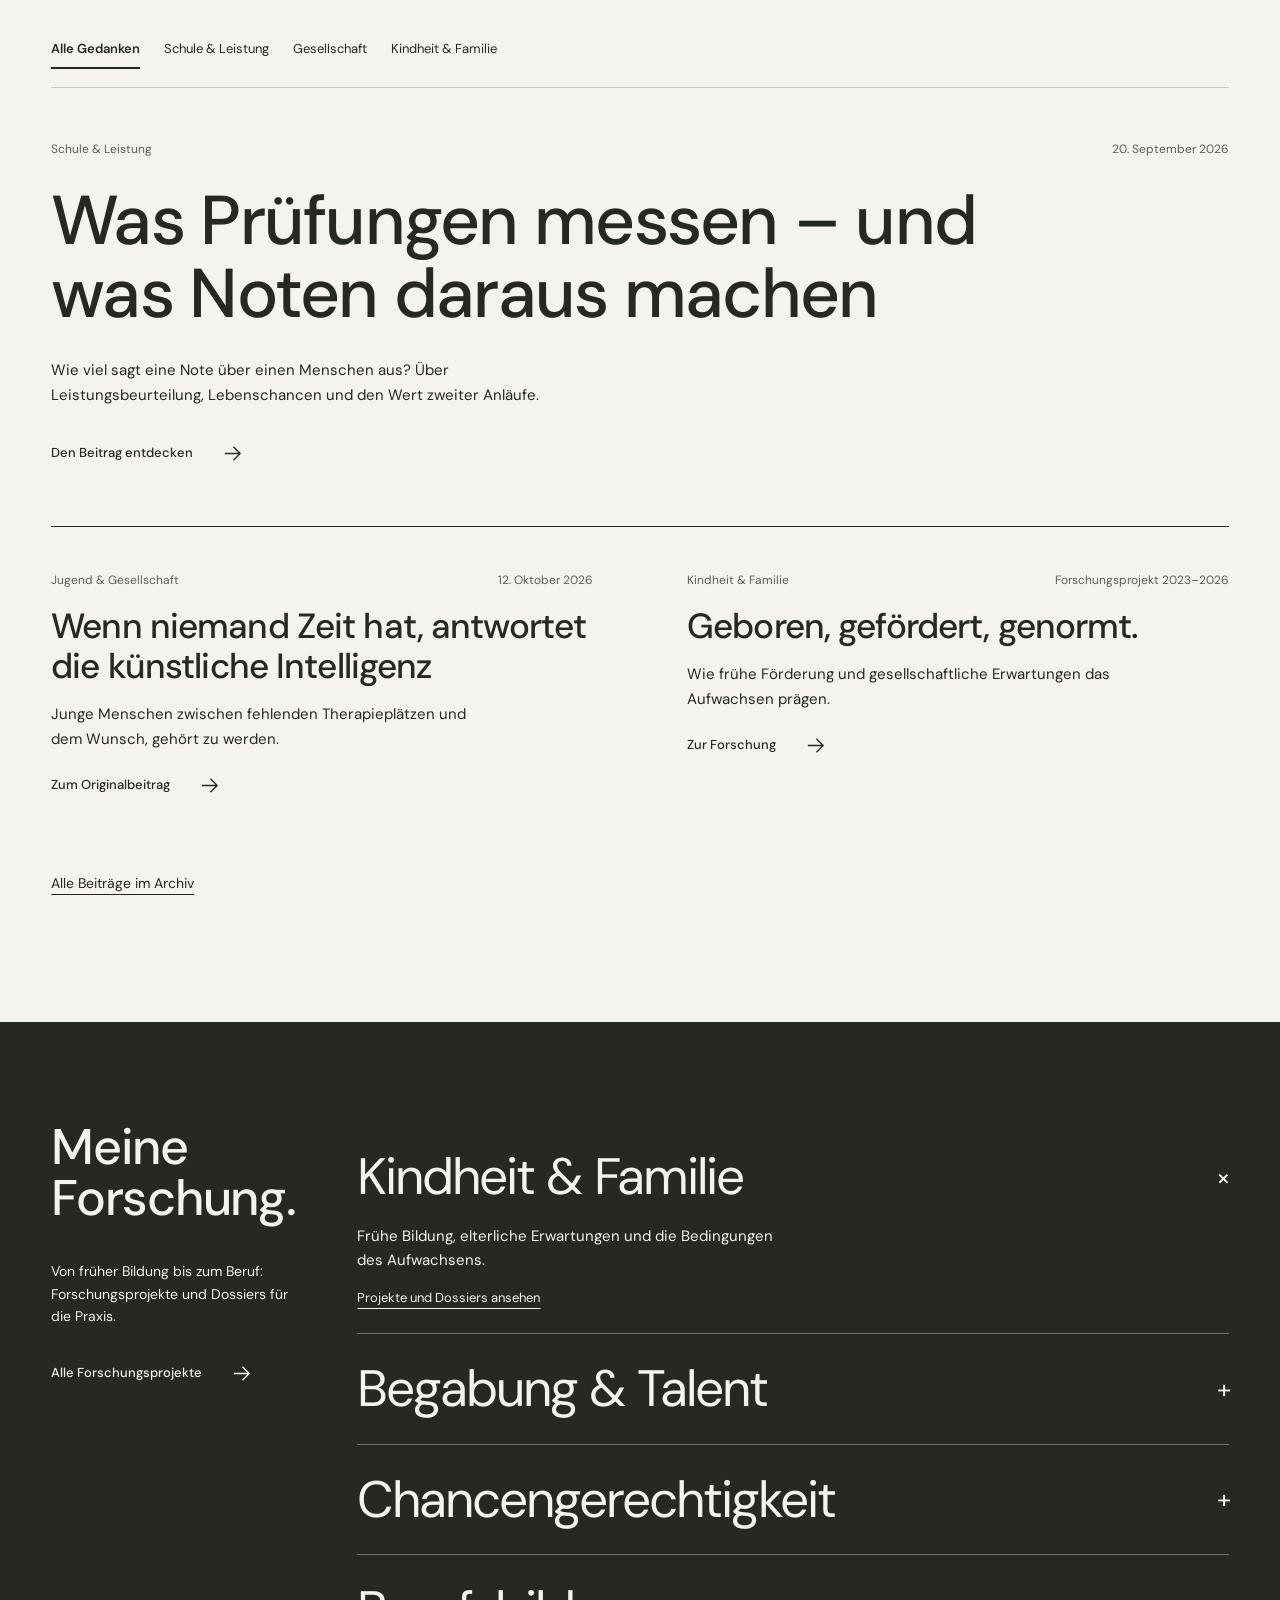
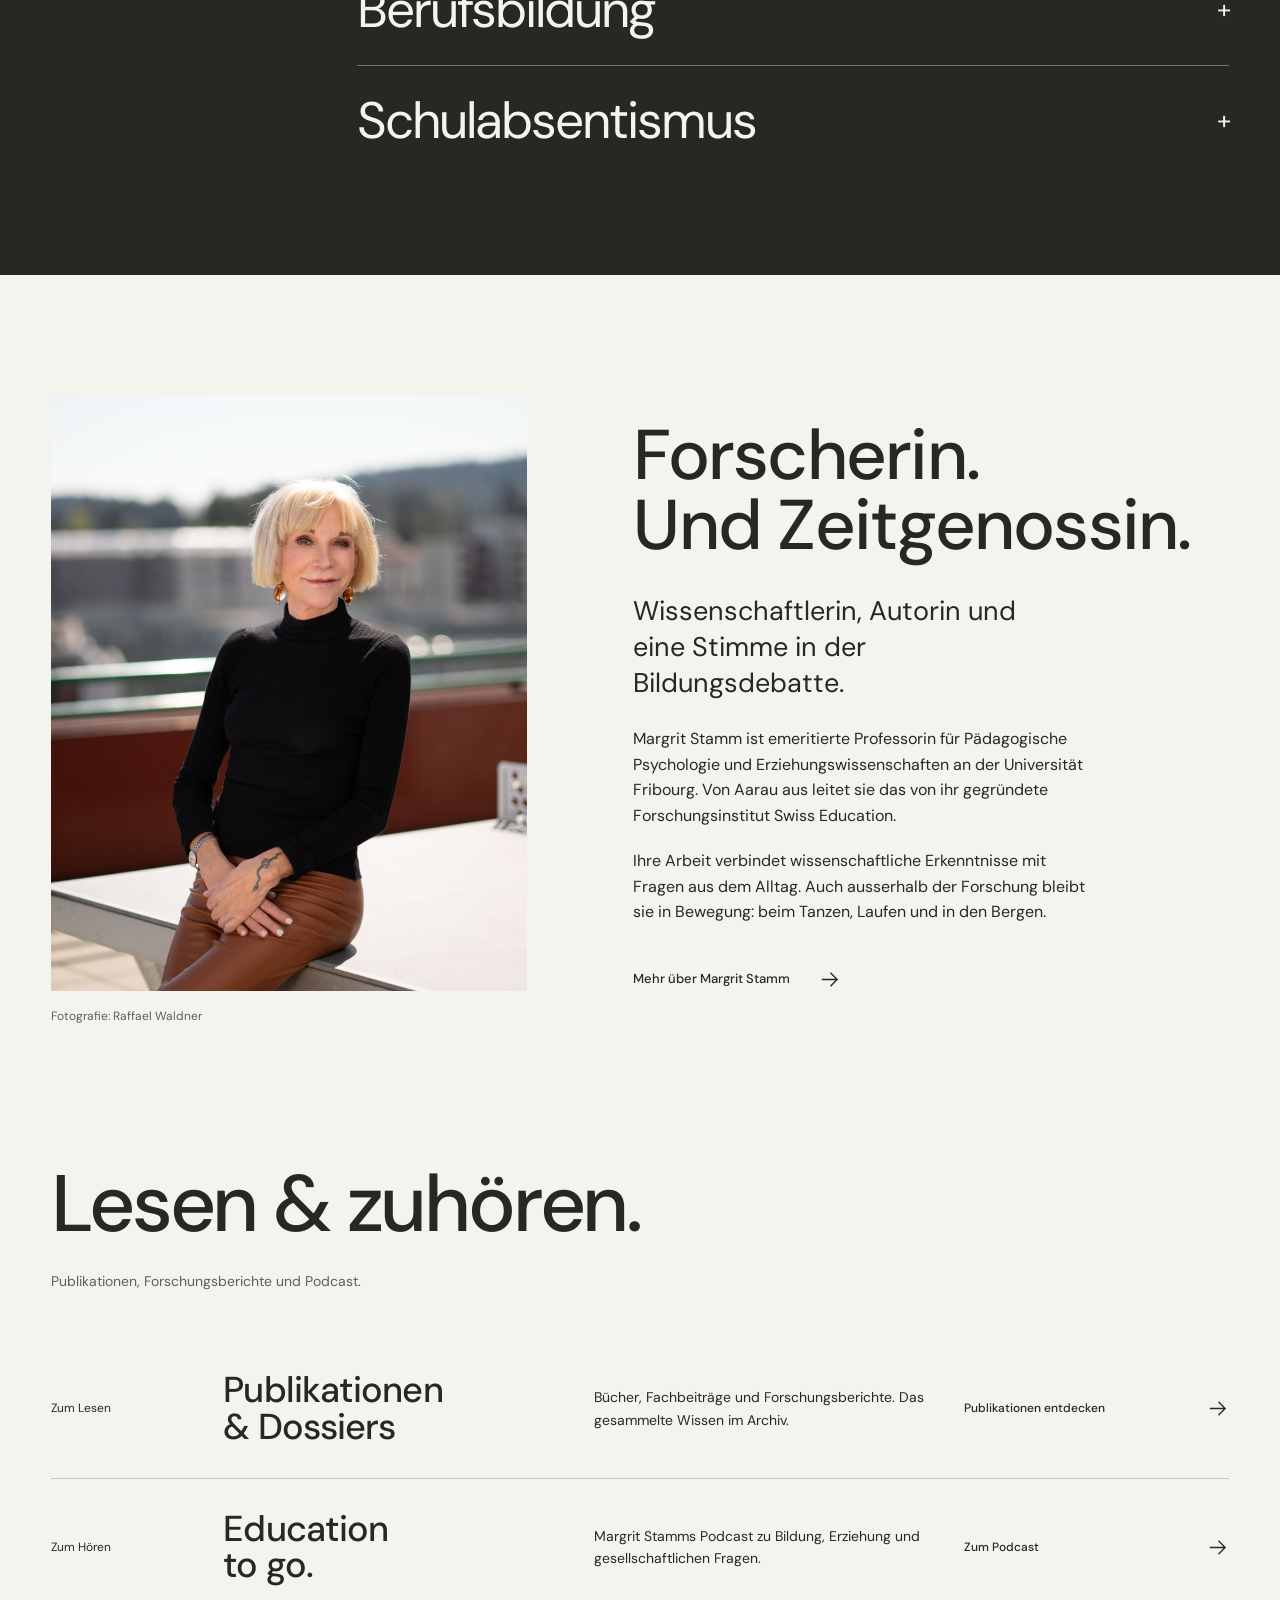
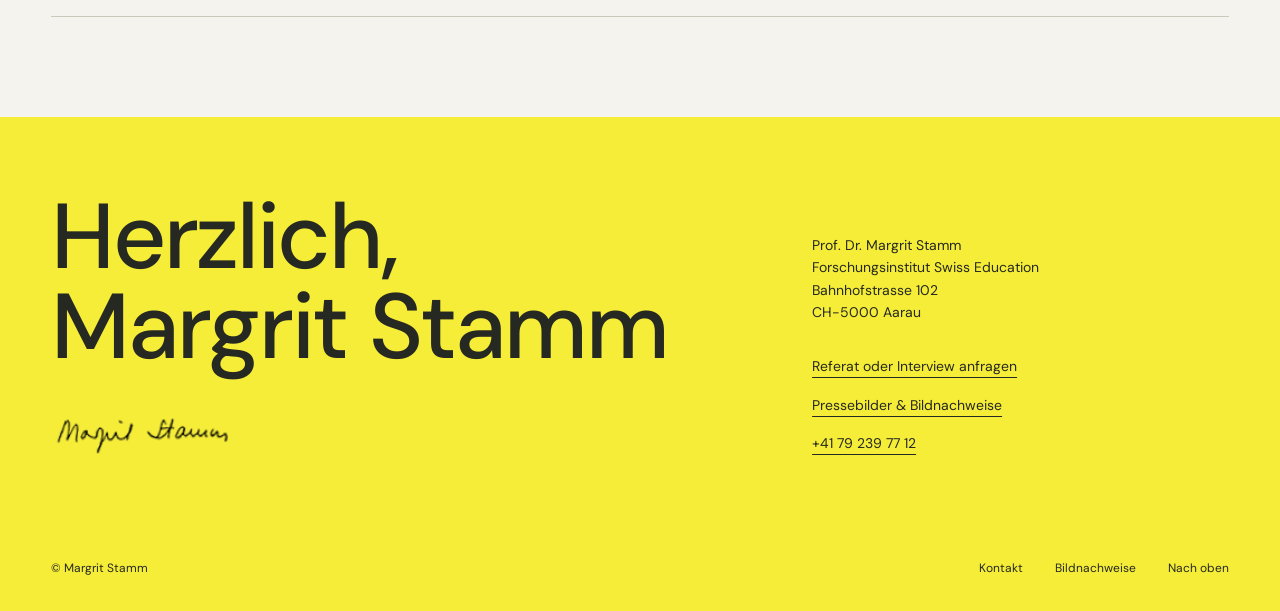
<file: plakat/index.html>
<!doctype html><html lang="de-CH"><head><meta charset="utf-8"><meta name="robots" content="noindex, nofollow"><meta name="viewport" content="width=device-width, initial-scale=1"><title>Margrit Stamm | Bildung weiterdenken</title><meta name="description" content="Forschung, Gedanken und Perspektiven von Prof. Dr. Margrit Stamm. Bildung, Kindheit und gesellschaftliche Chancen."><link rel="stylesheet" href="../style.css"><script src="app.js" defer></script><link rel="stylesheet" href="../editorial.css?v=studio3"><link rel="stylesheet" href="plakat.css?v=2"><link rel="stylesheet" href="../motion.css?v=1"><script src="../motion.js?v=1" defer></script></head><body><div class="proposal-bar">Richtung A · Schweizer Plakat <a href="../index.html">Richtung B ansehen</a></div>
<a class="skip" href="#main">Zum Inhalt</a><header class="header wrap"><a class="brand" href="index.html" aria-label="Margrit Stamm, Startseite"><span class="brand-emblem" aria-hidden="true"></span>Margrit Stamm<span>Bildungsforscherin & Autorin</span></a><nav aria-label="Hauptnavigation" id="navigation"><a href="beitraege.html">Beiträge</a><a href="forschung.html">Forschung</a><a href="publikationen.html">Publikationen</a><a href="index.html#person">Zur Person</a></nav><div class="header-actions"><button class="search-toggle icon-button" aria-label="Website durchsuchen"><svg viewBox="0 0 24 24" aria-hidden="true"><circle cx="10.5" cy="10.5" r="6.5"/><path d="m16 16 5 5"/></svg></button><button class="menu-toggle" aria-expanded="false" aria-controls="navigation">Menü</button></div></header>
<main id="main"><section class="hero wrap"><div class="hero-title"><h1><span>Margrit</span><span>Stamm</span></h1><p>Bildungsforschung.<br>Mitten im Leben.</p></div><div class="hero-copy"><p>Professorin em. <br>Universität Fribourg</p><p>Ich beschäftige mich mit Bildung und den Menschen dahinter. Mit ihren Fähigkeiten, ihren Chancen und den Erwartungen, die wir an sie stellen.</p><a class="text-link" href="#person">Zur Person <svg viewBox="0 0 24 24" aria-hidden="true"><path d="M4 12h16M13 5l7 7-7 7"/></svg></a></div><figure class="hero-photo"><img src="../assets/home-original.jpg" alt="Margrit Stamm mit auf einem Bücherstapel ruhenden Händen" width="940" height="344" fetchpriority="high"><figcaption>Originalaufnahme der bestehenden Website · margritstamm.ch</figcaption></figure><div class="hero-aside"><p>Zur Diskussion</p><h2><a href="artikel.html">Was Prüfungen messen – und was Noten daraus machen</a></h2><p>Ein Beitrag über Beurteilung, Chancen und zweite Anläufe.</p><a class="text-link" href="artikel.html">Beitrag lesen <svg viewBox="0 0 24 24" aria-hidden="true"><path d="M4 12h16M13 5l7 7-7 7"/></svg></a></div></section>
<section class="thoughts wrap section" id="gedanken"><div class="section-intro"><h2>Notizen zur <br>Bildungsdebatte.</h2><p>Aktuelle Beiträge und Themen aus meiner Forschungsarbeit.</p></div><div class="filter-bar" role="group" aria-label="Beiträge nach Thema filtern"><button class="filter active" data-filter="all" aria-pressed="true">Alle Gedanken</button><button class="filter" data-filter="schule" aria-pressed="false">Schule & Leistung</button><button class="filter" data-filter="gesellschaft" aria-pressed="false">Gesellschaft</button><button class="filter" data-filter="kindheit" aria-pressed="false">Kindheit & Familie</button></div><div class="stories"><article class="story feature" data-topic="schule"><div class="story-meta"><span>Schule & Leistung</span><time datetime="2026-09-20">20. September 2026</time></div><h3><a href="artikel.html">Was Prüfungen messen – und was Noten daraus machen</a></h3><p>Wie viel sagt eine Note über einen Menschen aus? Über Leistungsbeurteilung, Lebenschancen und den Wert zweiter Anläufe.</p><a href="artikel.html" class="text-link">Den Beitrag entdecken <svg viewBox="0 0 24 24" aria-hidden="true"><path d="M4 12h16M13 5l7 7-7 7"/></svg></a></article><div class="story-stack"><article class="story" data-topic="gesellschaft"><div class="story-meta"><span>Jugend & Gesellschaft</span><time datetime="2026-10-12">12. Oktober 2026</time></div><h3><a href="https://www.margritstamm.ch/blog/blog-uebersicht-bildung-und-erziehung/entry/wenn-niemand-zeit-hat-antwortet-die-kuenstliche-intelligenz-ueber-junge-menschen-therapieplaetze-und-die-sehnsucht-gehoert-zu-werden.html">Wenn niemand Zeit hat, antwortet die künstliche Intelligenz</a></h3><p>Junge Menschen zwischen fehlenden Therapieplätzen und dem Wunsch, gehört zu werden.</p><a class="text-link" href="https://www.margritstamm.ch/blog/blog-uebersicht-bildung-und-erziehung/entry/wenn-niemand-zeit-hat-antwortet-die-kuenstliche-intelligenz-ueber-junge-menschen-therapieplaetze-und-die-sehnsucht-gehoert-zu-werden.html">Zum Originalbeitrag <svg viewBox="0 0 24 24" aria-hidden="true"><path d="M4 12h16M13 5l7 7-7 7"/></svg></a></article><article class="story" data-topic="kindheit"><div class="story-meta"><span>Kindheit & Familie</span><span>Forschungsprojekt 2023–2026</span></div><h3><a href="forschung.html">Geboren, gefördert, genormt.</a></h3><p>Wie frühe Förderung und gesellschaftliche Erwartungen das Aufwachsen prägen.</p><a class="text-link" href="forschung.html">Zur Forschung <svg viewBox="0 0 24 24" aria-hidden="true"><path d="M4 12h16M13 5l7 7-7 7"/></svg></a></article></div></div><p class="filter-status sr-only" role="status"></p><a class="archive-link" href="beitraege.html">Alle Beiträge im Archiv</a></section>
<section class="research" id="forschung"><div class="wrap research-inner"><div class="research-intro"><h2>Meine <br>Forschung.</h2><p>Von früher Bildung bis zum Beruf: Forschungsprojekte und Dossiers für die Praxis.</p><a class="text-link" href="forschung.html">Alle Forschungsprojekte <svg viewBox="0 0 24 24" aria-hidden="true"><path d="M4 12h16M13 5l7 7-7 7"/></svg></a></div><div class="research-list"><details open><summary>Kindheit & Familie <span aria-hidden="true">+</span></summary><p>Frühe Bildung, elterliche Erwartungen und die Bedingungen des Aufwachsens.</p><a href="forschung.html">Projekte und Dossiers ansehen</a></details><details><summary>Begabung & Talent <span aria-hidden="true">+</span></summary><p>Wie Fähigkeiten erkannt werden und wie sich Potenziale über die Lebensspanne entwickeln.</p><a href="forschung.html">Projekte und Dossiers ansehen</a></details><details><summary>Chancengerechtigkeit <span aria-hidden="true">+</span></summary><p>Bildungswege, soziale Herkunft und Möglichkeiten des gesellschaftlichen Aufstiegs.</p><a href="forschung.html">Projekte und Dossiers ansehen</a></details><details><summary>Berufsbildung <span aria-hidden="true">+</span></summary><p>Berufliche Fähigkeiten, praktische Intelligenz und Talententwicklung in der Ausbildung.</p><a href="forschung.html">Projekte und Dossiers ansehen</a></details><details><summary>Schulabsentismus <span aria-hidden="true">+</span></summary><p>Wenn junge Menschen der Schule fernbleiben: Ursachen, Bildungswege und Prävention.</p><a href="forschung.html">Projekte und Dossiers ansehen</a></details></div></div></section>
<section class="person wrap section" id="person"><figure><img src="../assets/portrait2.jpg" alt="Margrit Stamm auf der Terrasse" width="800" height="1200" loading="lazy"><figcaption>Fotografie: Raffael Waldner</figcaption></figure><div class="person-copy"><h2>Forscherin. <br>Und Zeitgenossin.</h2><p class="lead">Wissenschaftlerin, Autorin und eine Stimme in der Bildungsdebatte.</p><p>Margrit Stamm ist emeritierte Professorin für Pädagogische Psychologie und Erziehungswissenschaften an der Universität Fribourg. Von Aarau aus leitet sie das von ihr gegründete Forschungsinstitut Swiss Education.</p><p>Ihre Arbeit verbindet wissenschaftliche Erkenntnisse mit Fragen aus dem Alltag. Auch ausserhalb der Forschung bleibt sie in Bewegung: beim Tanzen, Laufen und in den Bergen.</p><a class="text-link" href="https://www.margritstamm.ch/">Mehr über Margrit Stamm <svg viewBox="0 0 24 24" aria-hidden="true"><path d="M4 12h16M13 5l7 7-7 7"/></svg></a></div></section>
<section class="library wrap section" id="publikationen"><div class="section-intro"><h2>Lesen & zuhören.</h2><p>Publikationen, Forschungsberichte und Podcast.</p></div><div class="library-grid"><a href="publikationen.html"><span>Zum Lesen</span><h3>Publikationen <br>& Dossiers</h3><p>Bücher, Fachbeiträge und Forschungsberichte. Das gesammelte Wissen im Archiv.</p><span class="text-link">Publikationen entdecken <svg viewBox="0 0 24 24" aria-hidden="true"><path d="M4 12h16M13 5l7 7-7 7"/></svg></span></a><a href="https://education2go.podigee.io/" id="podcast-link"><span>Zum Hören</span><h3>Education <br>to go.</h3><p>Margrit Stamms Podcast zu Bildung, Erziehung und gesellschaftlichen Fragen.</p><span class="text-link">Zum Podcast <svg viewBox="0 0 24 24" aria-hidden="true"><path d="M4 12h16M13 5l7 7-7 7"/></svg></span></a></div></section></main>
<footer id="kontakt" class="footer"><div class="wrap"><div class="footer-top"><div><h2>Herzlich, <br>Margrit Stamm</h2><img class="signature" src="../assets/signature.png" width="161" height="42" alt="Unterschrift von Margrit Stamm"></div><div class="footer-contact"><p>Prof. Dr. Margrit Stamm <br>Forschungsinstitut Swiss Education <br>Bahnhofstrasse 102 <br>CH-5000 Aarau</p><a href="https://www.margritstamm.ch/anfragen-und-pressefotos/anfragen-fuer-referate-und-interviews.html">Referat oder Interview anfragen</a><a href="https://www.margritstamm.ch/anfragen-und-pressefotos/pressefotos.html">Pressebilder & Bildnachweise</a><a href="tel:+41792397712">+41 79 239 77 12</a></div></div><div class="footer-bottom"><span>© Margrit Stamm</span><a href="https://www.margritstamm.ch/kontakt.html">Kontakt</a><button class="credits-toggle">Bildnachweise</button><a href="#main">Nach oben</a></div><p class="credits" hidden>Hero: Originalaufnahme von margritstamm.ch. Terrassenporträt: Raffael Waldner. Originalbilder und Unterschrift von margritstamm.ch. Schrift: Cormorant Garamond und DM Sans (Google Fonts).</p></div></footer>
<dialog class="search-dialog" aria-labelledby="search-title"><form method="dialog"><button class="close-search" aria-label="Suche schliessen">Schliessen</button></form><h2 id="search-title">Was beschäftigt Sie?</h2><label for="search">Beiträge und Themen durchsuchen</label><input id="search" type="search" placeholder="Zum Beispiel: Bildung, Noten, Familie" autocomplete="off"><div class="search-results" aria-live="polite"></div></dialog>
</body></html>
</file>
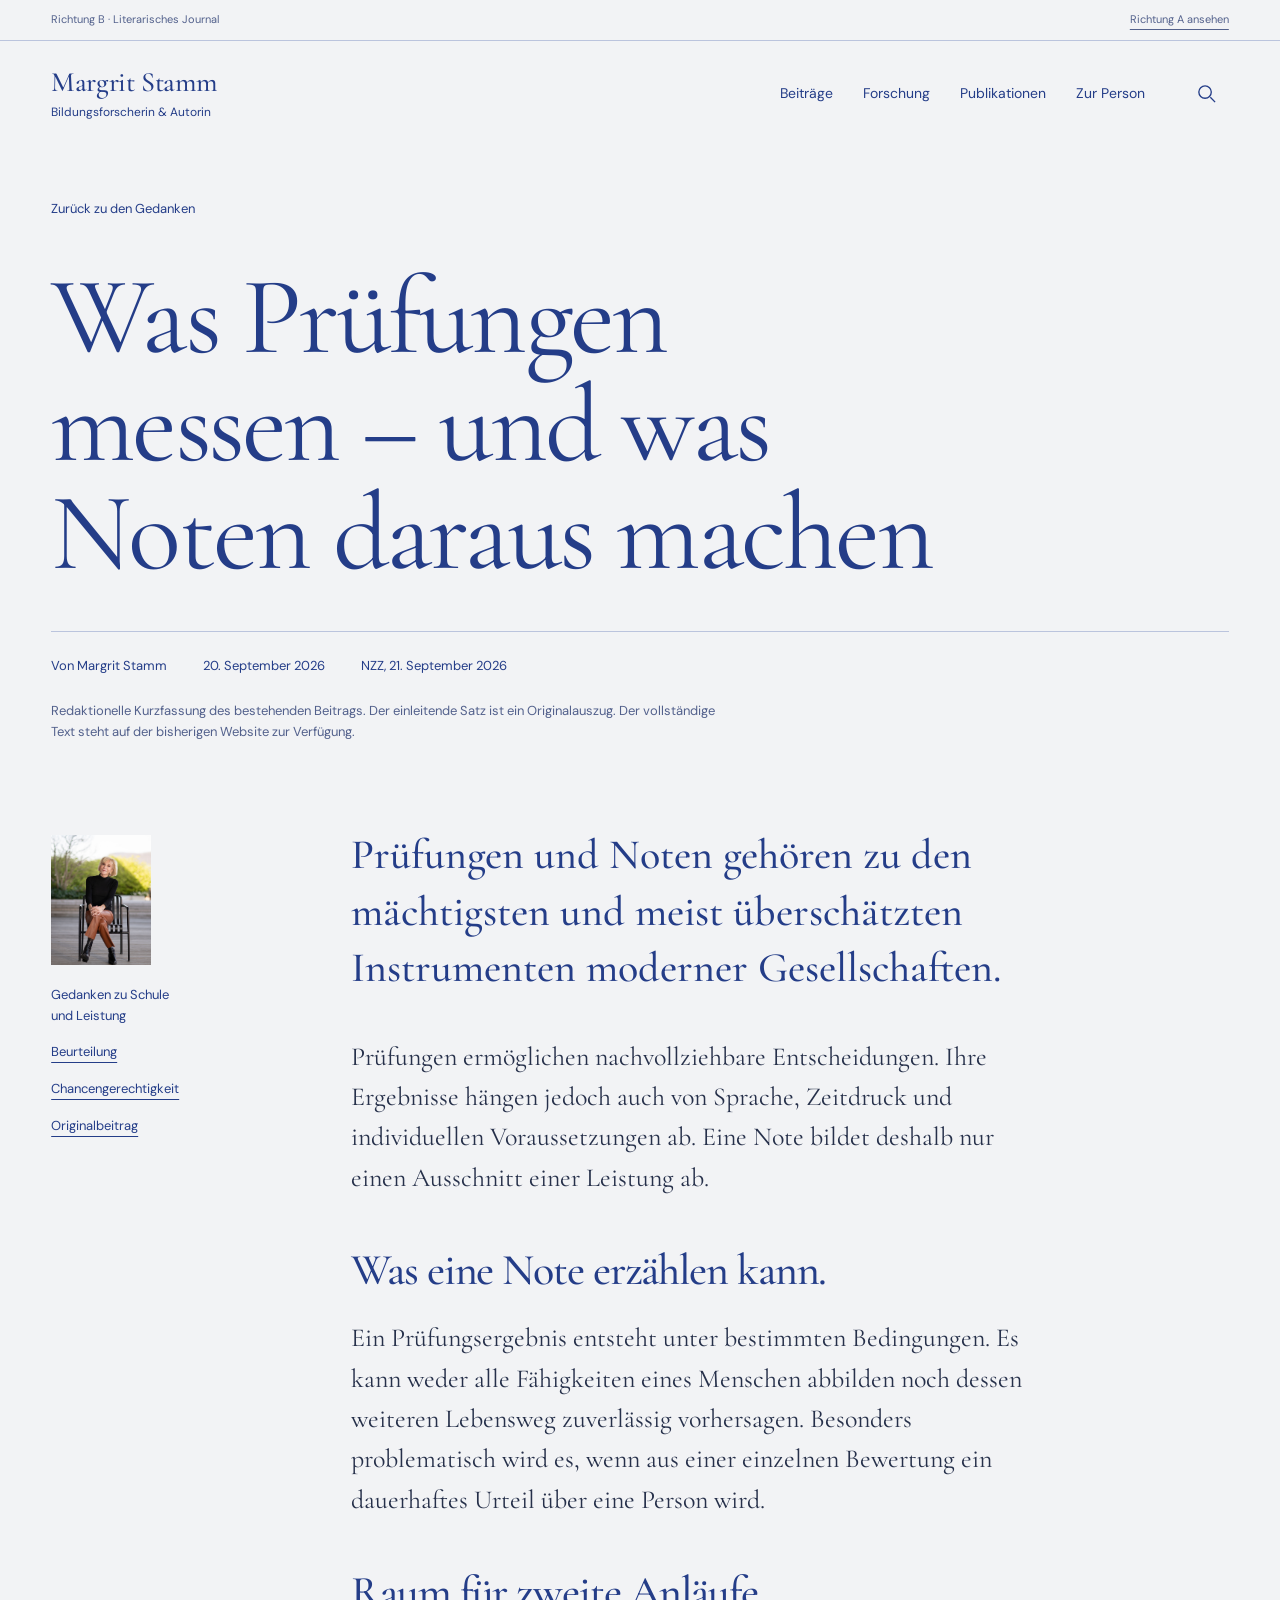
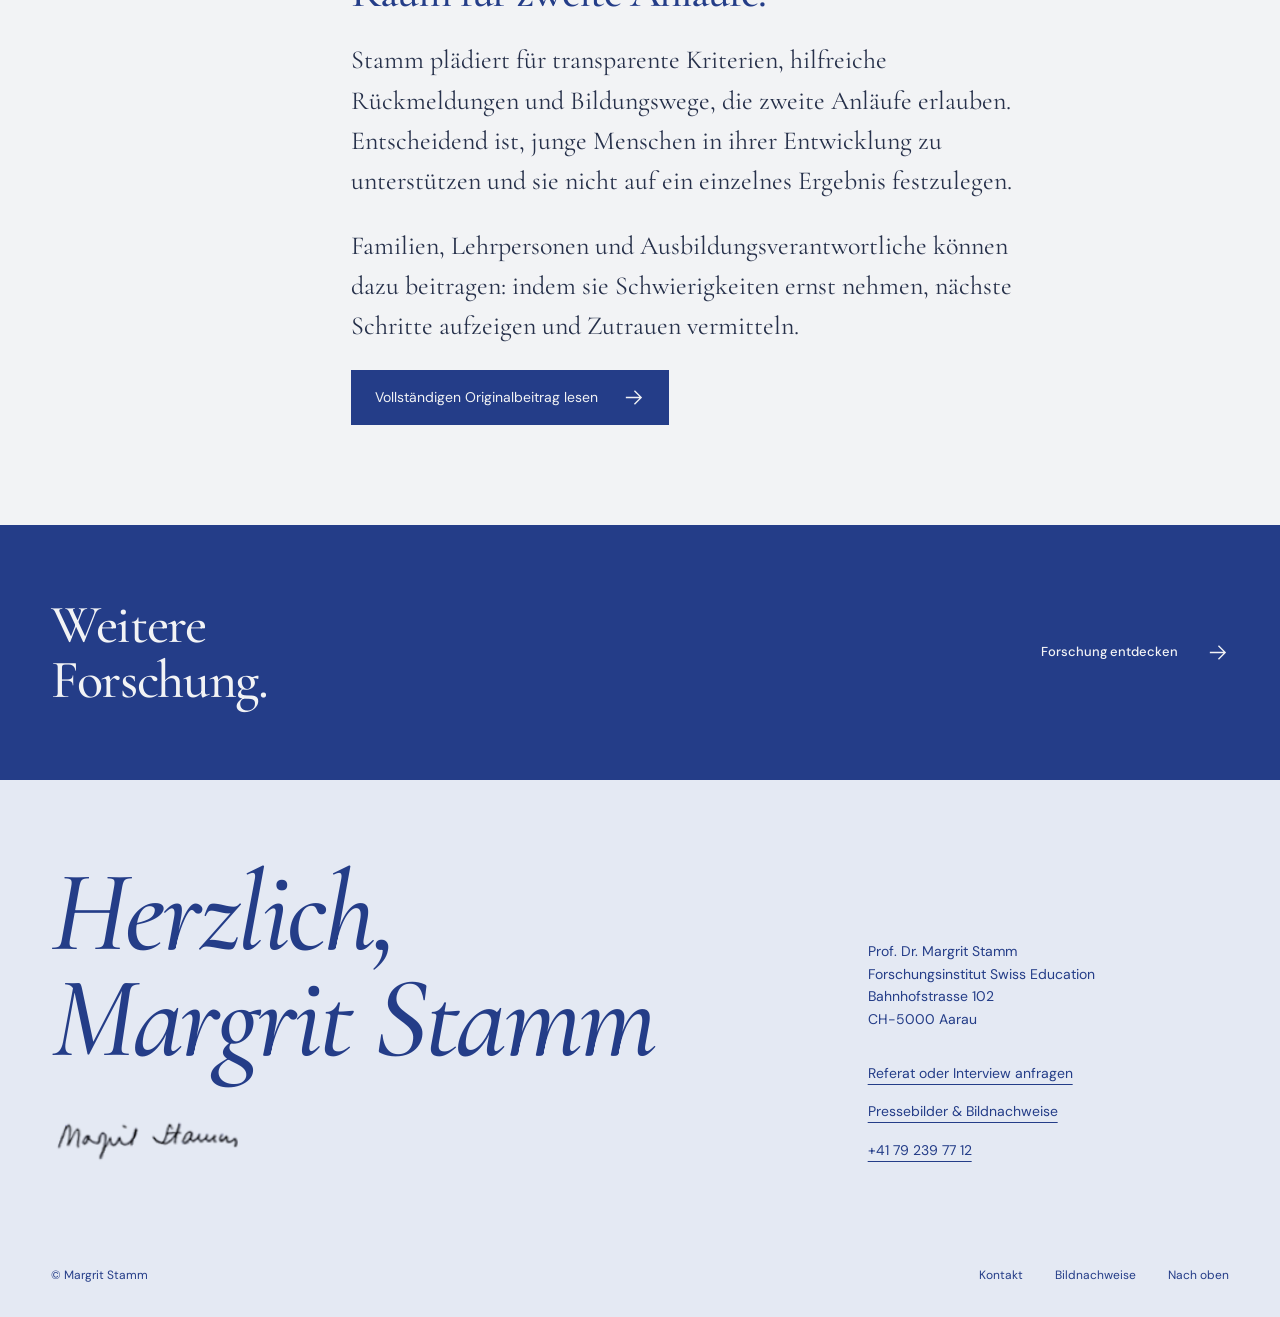
<file: artikel.html>
<!doctype html><html lang="de-CH"><head><meta charset="utf-8"><meta name="robots" content="noindex, nofollow"><meta name="viewport" content="width=device-width, initial-scale=1"><title>Was Prüfungen messen | Margrit Stamm</title><meta name="description" content="Forschung, Gedanken und Perspektiven von Prof. Dr. Margrit Stamm. Bildung, Kindheit und gesellschaftliche Chancen."><link rel="stylesheet" href="style.css"><script src="app.js" defer></script><link rel="stylesheet" href="editorial.css?v=studio3"><link rel="stylesheet" href="journal/journal.css?v=2"><link rel="stylesheet" href="motion.css?v=1"><script src="motion.js?v=1" defer></script></head><body><div class="proposal-bar">Richtung B · Literarisches Journal <a href="plakat/artikel.html">Richtung A ansehen</a></div>
<a class="skip" href="#main">Zum Inhalt</a><header class="header wrap"><a class="brand" href="index.html" aria-label="Margrit Stamm, Startseite"><span class="brand-emblem" aria-hidden="true"></span>Margrit Stamm<span>Bildungsforscherin & Autorin</span></a><nav aria-label="Hauptnavigation" id="navigation"><a href="beitraege.html">Beiträge</a><a href="forschung.html">Forschung</a><a href="publikationen.html">Publikationen</a><a href="index.html#person">Zur Person</a></nav><div class="header-actions"><button class="search-toggle icon-button" aria-label="Website durchsuchen"><svg viewBox="0 0 24 24" aria-hidden="true"><circle cx="10.5" cy="10.5" r="6.5"/><path d="m16 16 5 5"/></svg></button><button class="menu-toggle" aria-expanded="false" aria-controls="navigation">Menü</button></div></header>
<main id="main"><div class="article-header wrap"><a class="back" href="index.html#gedanken">Zurück zu den Gedanken</a><h1>Was Prüfungen messen – und was Noten daraus machen</h1><div class="article-meta"><span>Von Margrit Stamm</span><time datetime="2026-09-20">20. September 2026</time><span>NZZ, 21. September 2026</span></div><p class="source-note">Redaktionelle Kurzfassung des bestehenden Beitrags. Der einleitende Satz ist ein Originalauszug. Der vollständige Text steht auf der bisherigen Website zur Verfügung.</p></div><div class="article-layout wrap"><aside class="article-aside"><img src="assets/portrait.jpg" width="72" height="90" alt="Margrit Stamm"><span>Gedanken zu Schule <br>und Leistung</span><nav aria-label="In diesem Beitrag"><a href="#beurteilung">Beurteilung</a><a href="#chancen">Chancengerechtigkeit</a><a href="#original">Originalbeitrag</a></nav></aside><article class="article-body"><p class="intro">Prüfungen und Noten gehören zu den mächtigsten und meist überschätzten Instrumenten moderner Gesellschaften.</p><p>Prüfungen ermöglichen nachvollziehbare Entscheidungen. Ihre Ergebnisse hängen jedoch auch von Sprache, Zeitdruck und individuellen Voraussetzungen ab. Eine Note bildet deshalb nur einen Ausschnitt einer Leistung ab.</p><h2 id="beurteilung">Was eine Note erzählen kann.</h2><p>Ein Prüfungsergebnis entsteht unter bestimmten Bedingungen. Es kann weder alle Fähigkeiten eines Menschen abbilden noch dessen weiteren Lebensweg zuverlässig vorhersagen. Besonders problematisch wird es, wenn aus einer einzelnen Bewertung ein dauerhaftes Urteil über eine Person wird.</p><h2 id="chancen">Raum für zweite Anläufe.</h2><p>Stamm plädiert für transparente Kriterien, hilfreiche Rückmeldungen und Bildungswege, die zweite Anläufe erlauben. Entscheidend ist, junge Menschen in ihrer Entwicklung zu unterstützen und sie nicht auf ein einzelnes Ergebnis festzulegen.</p><p>Familien, Lehrpersonen und Ausbildungsverantwortliche können dazu beitragen: indem sie Schwierigkeiten ernst nehmen, nächste Schritte aufzeigen und Zutrauen vermitteln.</p><a id="original" class="original" href="https://www.margritstamm.ch/blog/blog-uebersicht-bildung-und-erziehung/entry/was-pruefungen-messen-und-was-noten-daraus-machen-1.html">Vollständigen Originalbeitrag lesen <svg viewBox="0 0 24 24" aria-hidden="true"><path d="M4 12h16M13 5l7 7-7 7"/></svg></a></article></div><section class="article-end"><div class="wrap"><h2>Weitere <br>Forschung.</h2><a class="text-link" href="index.html#forschung">Forschung entdecken <svg viewBox="0 0 24 24" aria-hidden="true"><path d="M4 12h16M13 5l7 7-7 7"/></svg></a></div></section></main><footer id="kontakt" class="footer"><div class="wrap"><div class="footer-top"><div><h2>Herzlich, <br>Margrit Stamm</h2><img class="signature" src="assets/signature.png" width="161" height="42" alt="Unterschrift von Margrit Stamm"></div><div class="footer-contact"><p>Prof. Dr. Margrit Stamm <br>Forschungsinstitut Swiss Education <br>Bahnhofstrasse 102 <br>CH-5000 Aarau</p><a href="https://www.margritstamm.ch/anfragen-und-pressefotos/anfragen-fuer-referate-und-interviews.html">Referat oder Interview anfragen</a><a href="https://www.margritstamm.ch/anfragen-und-pressefotos/pressefotos.html">Pressebilder & Bildnachweise</a><a href="tel:+41792397712">+41 79 239 77 12</a></div></div><div class="footer-bottom"><span>© Margrit Stamm</span><a href="https://www.margritstamm.ch/kontakt.html">Kontakt</a><button class="credits-toggle">Bildnachweise</button><a href="#main">Nach oben</a></div><p class="credits" hidden>Porträtfotografien: Raffael Waldner. Originalbilder und Unterschrift von margritstamm.ch. Schrift: Cormorant Garamond und DM Sans (Google Fonts).</p></div></footer>
<dialog class="search-dialog" aria-labelledby="search-title"><form method="dialog"><button class="close-search" aria-label="Suche schliessen">Schliessen</button></form><h2 id="search-title">Was beschäftigt Sie?</h2><label for="search">Beiträge und Themen durchsuchen</label><input id="search" type="search" placeholder="Zum Beispiel: Bildung, Noten, Familie" autocomplete="off"><div class="search-results" aria-live="polite"></div></dialog>
</body></html>
</file>
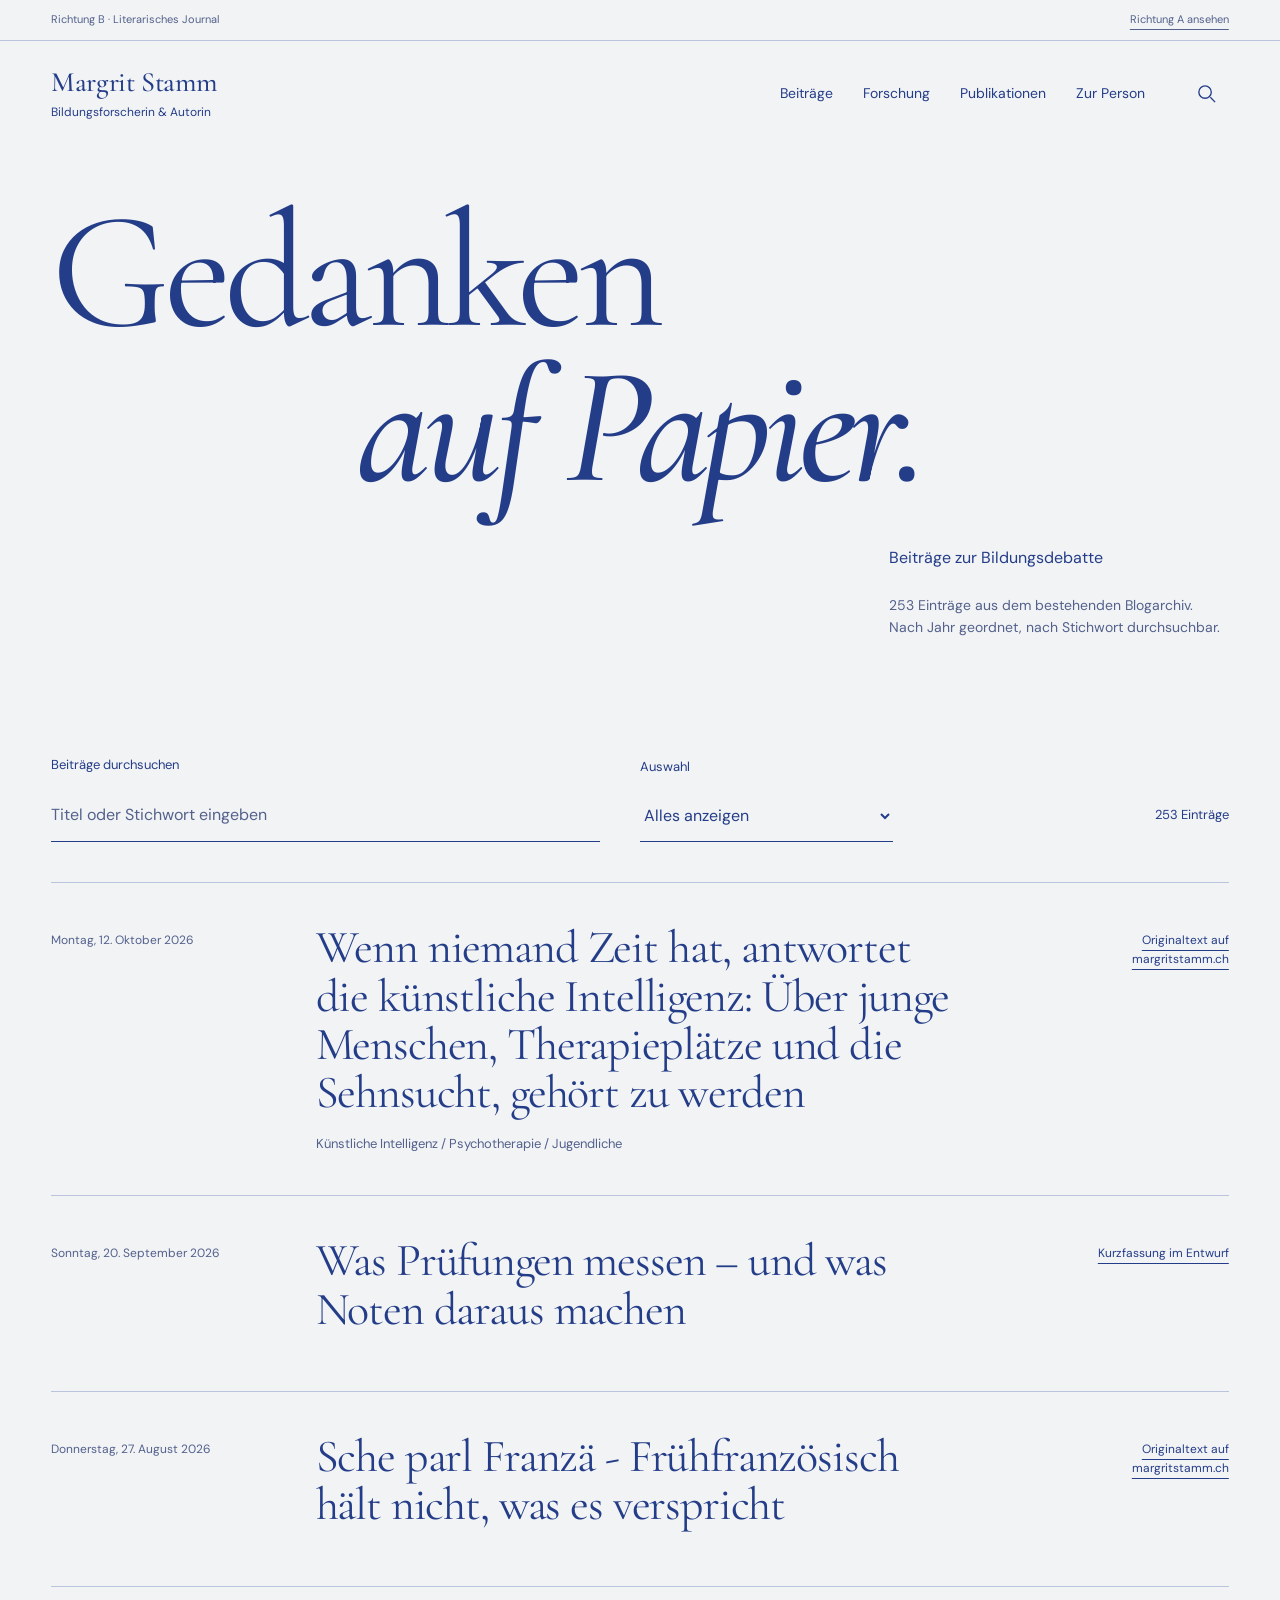
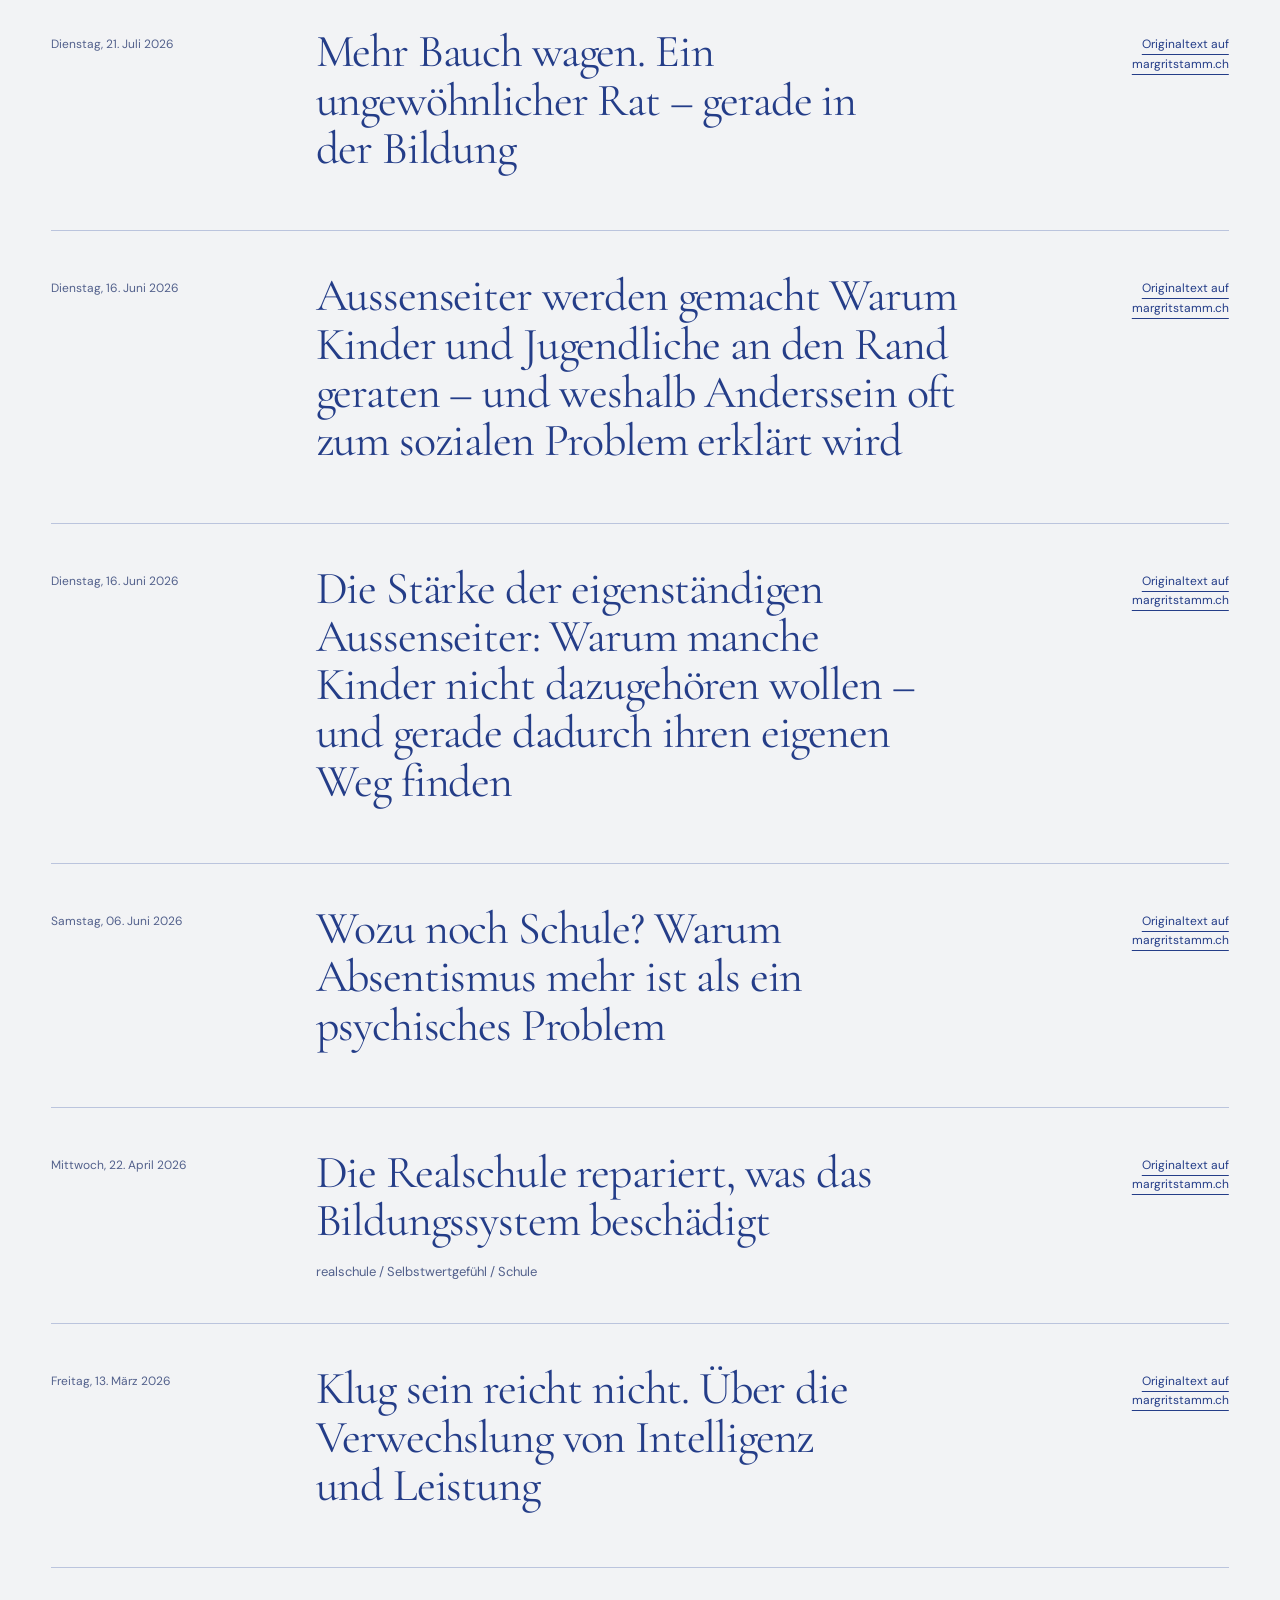
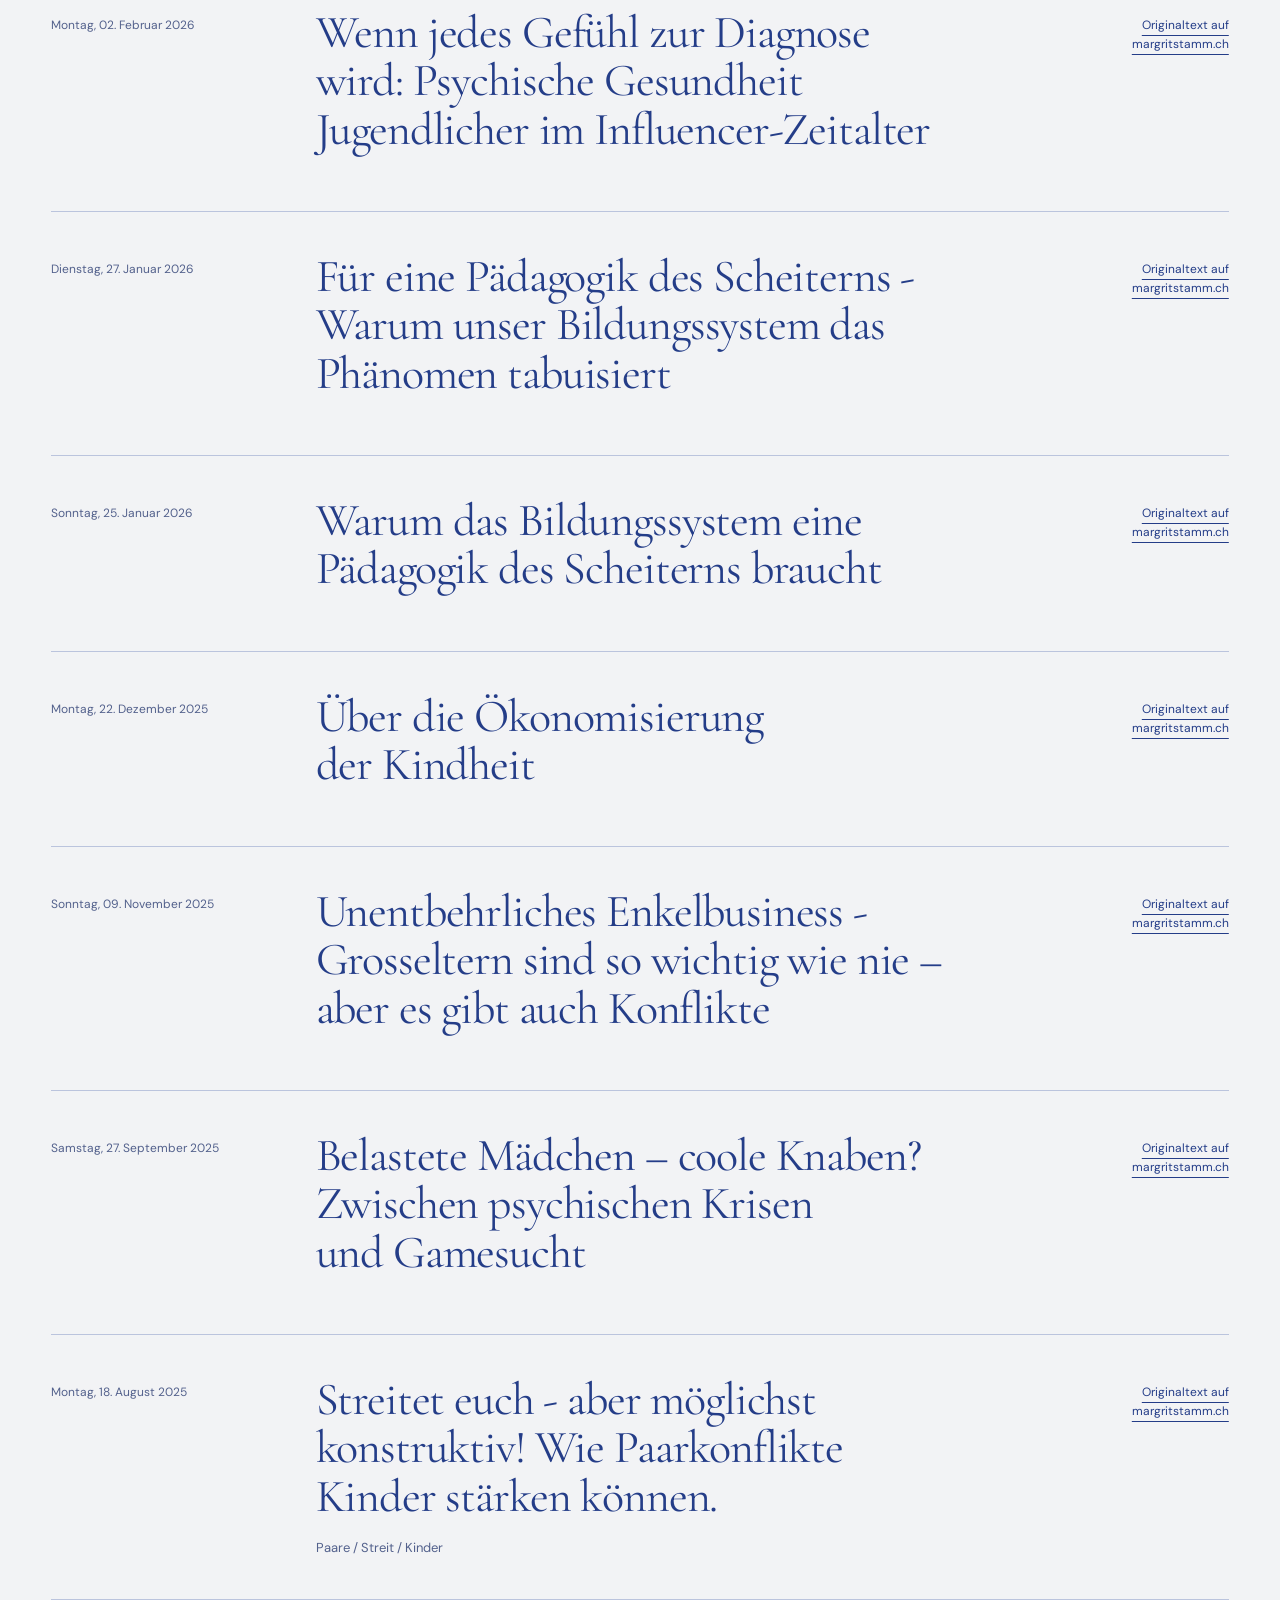
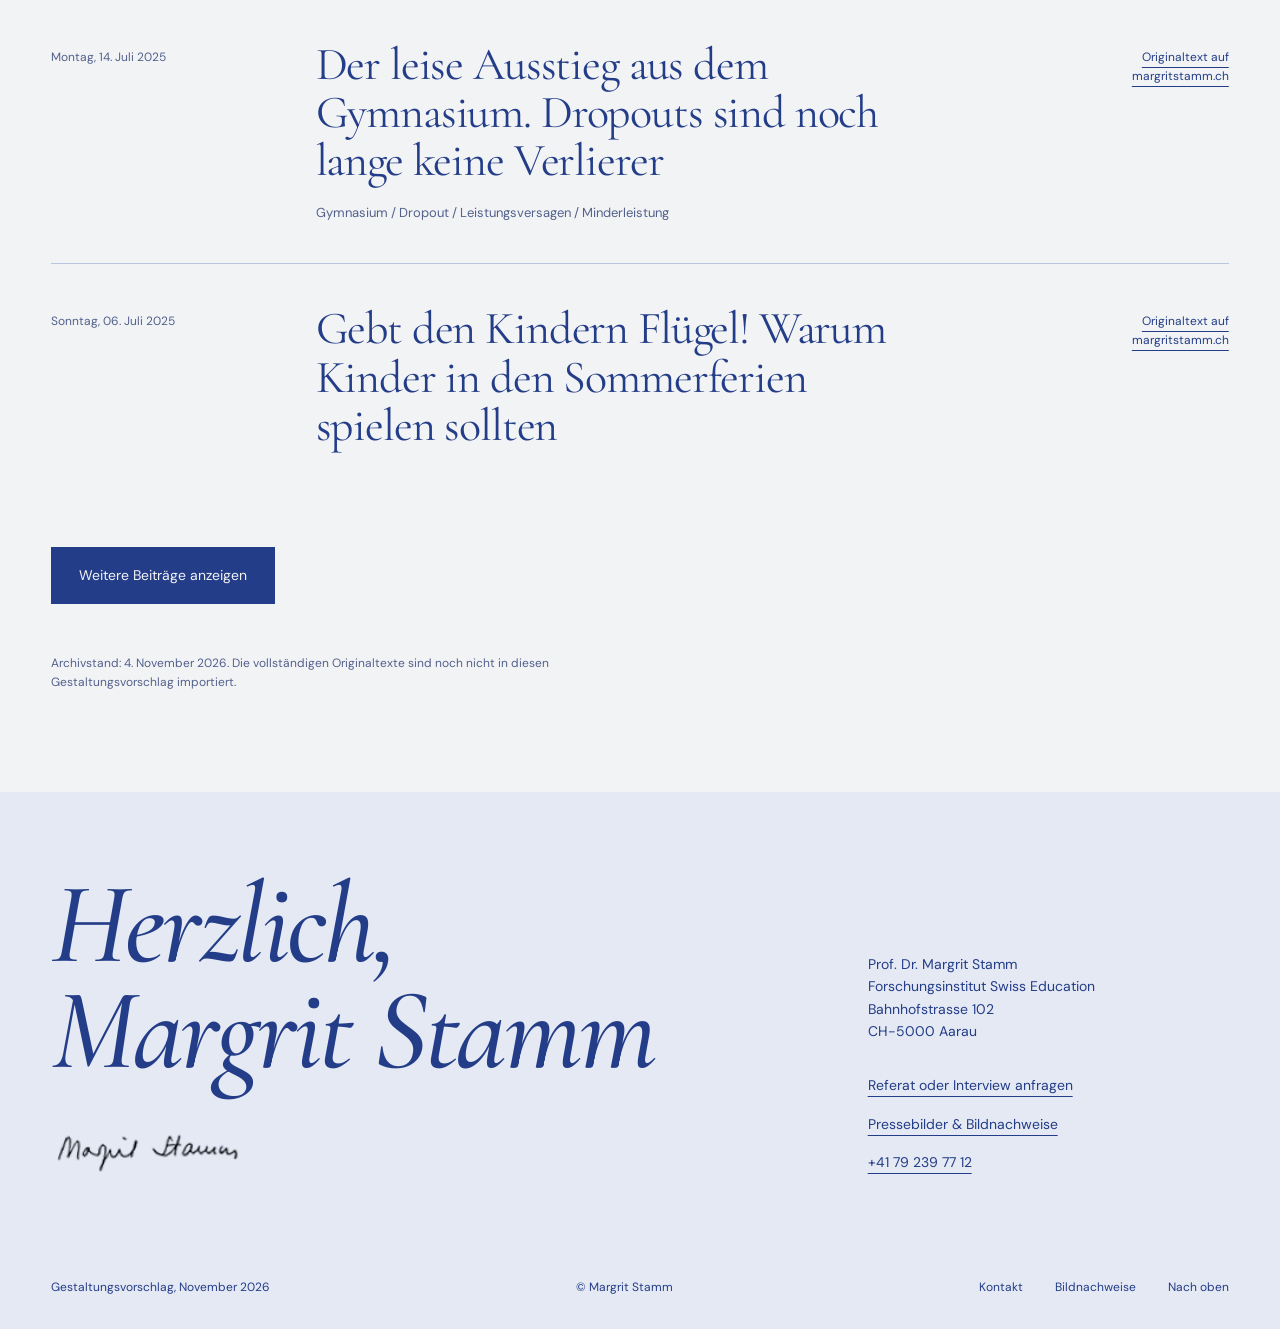
<file: beitraege.html>
<!doctype html><html lang="de-CH"><head><meta charset="utf-8"><meta name="robots" content="noindex, nofollow"><meta name="viewport" content="width=device-width, initial-scale=1"><title>Beiträge | Margrit Stamm</title><meta name="description" content="Forschung, Gedanken und Perspektiven von Prof. Dr. Margrit Stamm. Bildung, Kindheit und gesellschaftliche Chancen."><link rel="stylesheet" href="style.css"><script src="app.js" defer></script><script src="archive.js" defer></script><link rel="stylesheet" href="editorial.css?v=studio3"><link rel="stylesheet" href="journal/journal.css?v=2"><link rel="stylesheet" href="motion.css?v=1"><script src="motion.js?v=1" defer></script></head><body><div class="proposal-bar">Richtung B · Literarisches Journal <a href="plakat/beitraege.html">Richtung A ansehen</a></div>
<a class="skip" href="#main">Zum Inhalt</a><header class="header wrap"><a class="brand" href="index.html" aria-label="Margrit Stamm, Startseite"><span class="brand-emblem" aria-hidden="true"></span>Margrit Stamm<span>Bildungsforscherin & Autorin</span></a><nav aria-label="Hauptnavigation" id="navigation"><a href="beitraege.html">Beiträge</a><a href="forschung.html">Forschung</a><a href="publikationen.html">Publikationen</a><a href="index.html#person">Zur Person</a></nav><div class="header-actions"><button class="search-toggle icon-button" aria-label="Website durchsuchen"><svg viewBox="0 0 24 24" aria-hidden="true"><circle cx="10.5" cy="10.5" r="6.5"/><path d="m16 16 5 5"/></svg></button><button class="menu-toggle" aria-expanded="false" aria-controls="navigation">Menü</button></div></header>
<main id="main"><section class="archive-mast wrap"><h1><span>Gedanken</span><em>auf Papier.</em></h1><div><p>Beiträge zur Bildungsdebatte</p><p>253 Einträge aus dem bestehenden Blogarchiv. Nach Jahr geordnet, nach Stichwort durchsuchbar.</p></div></section><section class="wrap archive-section"><div class="archive-controls"><div><label for="archive-search">Beiträge durchsuchen</label><input type="search" id="archive-search" placeholder="Titel oder Stichwort eingeben" autocomplete="off"></div><div><label for="archive-filter">Auswahl</label><select id="archive-filter"><option value="">Alles anzeigen</option><option value="2026">2026</option><option value="2025">2025</option><option value="2024">2024</option><option value="2023">2023</option><option value="2022">2022</option><option value="2021">2021</option><option value="2020">2020</option><option value="2019">2019</option><option value="2018">2018</option><option value="2017">2017</option><option value="2016">2016</option><option value="2015">2015</option><option value="2014">2014</option><option value="2013">2013</option><option value="2012">2012</option></select></div><p id="archive-count" role="status"></p></div><div class="archive-rows"><article class="archive-row" data-category="2026"><time>Montag, 12. Oktober 2026</time><div><h2><a href="https://www.margritstamm.ch/blog/blog-uebersicht-bildung-und-erziehung/entry/wenn-niemand-zeit-hat-antwortet-die-kuenstliche-intelligenz-ueber-junge-menschen-therapieplaetze-und-die-sehnsucht-gehoert-zu-werden.html">Wenn niemand Zeit hat, antwortet die künstliche Intelligenz: Über junge Menschen, Therapieplätze und die Sehnsucht, gehört zu werden</a></h2><p>Künstliche Intelligenz / Psychotherapie / Jugendliche</p></div><a class="archive-action" href="https://www.margritstamm.ch/blog/blog-uebersicht-bildung-und-erziehung/entry/wenn-niemand-zeit-hat-antwortet-die-kuenstliche-intelligenz-ueber-junge-menschen-therapieplaetze-und-die-sehnsucht-gehoert-zu-werden.html">Originaltext auf margritstamm.ch</a></article><article class="archive-row" data-category="2026"><time>Sonntag, 20. September 2026</time><div><h2><a href="artikel.html">Was Prüfungen messen – und was Noten daraus machen</a></h2><p></p></div><a class="archive-action" href="artikel.html">Kurzfassung im Entwurf</a></article><article class="archive-row" data-category="2026"><time>Donnerstag, 27. August 2026</time><div><h2><a href="https://www.margritstamm.ch/blog/blog-uebersicht-bildung-und-erziehung/entry/sche-parl-franzae.html">Sche parl Franzä  - Frühfranzösisch hält nicht, was es verspricht</a></h2><p></p></div><a class="archive-action" href="https://www.margritstamm.ch/blog/blog-uebersicht-bildung-und-erziehung/entry/sche-parl-franzae.html">Originaltext auf margritstamm.ch</a></article><article class="archive-row" data-category="2026"><time>Dienstag, 21. Juli 2026</time><div><h2><a href="https://www.margritstamm.ch/blog/blog-uebersicht-bildung-und-erziehung/entry/mehr-bauch-wagen.html">Mehr Bauch wagen. Ein ungewöhnlicher Rat – gerade in der Bildung</a></h2><p></p></div><a class="archive-action" href="https://www.margritstamm.ch/blog/blog-uebersicht-bildung-und-erziehung/entry/mehr-bauch-wagen.html">Originaltext auf margritstamm.ch</a></article><article class="archive-row" data-category="2026"><time>Dienstag, 16. Juni 2026</time><div><h2><a href="https://www.margritstamm.ch/blog/blog-uebersicht-bildung-und-erziehung/entry/aussenseiter-werden-gemachtwarum-kinder-und-jugendliche-an-den-rand-geraten-und-weshalb-anderssein-oft-zum-sozialen-problem-erklaert-wird.html">Aussenseiter werden gemacht
Warum Kinder und Jugendliche an den Rand geraten – und weshalb Anderssein oft zum sozialen Problem erklärt wird</a></h2><p></p></div><a class="archive-action" href="https://www.margritstamm.ch/blog/blog-uebersicht-bildung-und-erziehung/entry/aussenseiter-werden-gemachtwarum-kinder-und-jugendliche-an-den-rand-geraten-und-weshalb-anderssein-oft-zum-sozialen-problem-erklaert-wird.html">Originaltext auf margritstamm.ch</a></article><article class="archive-row" data-category="2026"><time>Dienstag, 16. Juni 2026</time><div><h2><a href="https://www.margritstamm.ch/blog/blog-uebersicht-bildung-und-erziehung/entry/die-staerke-der-eigenstaendigen-aussenseiter.html">Die Stärke der eigenständigen Aussenseiter:  Warum manche Kinder nicht dazugehören wollen – und gerade dadurch ihren eigenen Weg finden</a></h2><p></p></div><a class="archive-action" href="https://www.margritstamm.ch/blog/blog-uebersicht-bildung-und-erziehung/entry/die-staerke-der-eigenstaendigen-aussenseiter.html">Originaltext auf margritstamm.ch</a></article><article class="archive-row" data-category="2026"><time>Samstag, 06. Juni 2026</time><div><h2><a href="https://www.margritstamm.ch/blog/blog-uebersicht-bildung-und-erziehung/entry/wozu-noch-schule-warum-absentismus-mehr-ist-als-ein-psychisches-problem.html">Wozu noch Schule?
Warum Absentismus mehr ist als ein psychisches Problem</a></h2><p></p></div><a class="archive-action" href="https://www.margritstamm.ch/blog/blog-uebersicht-bildung-und-erziehung/entry/wozu-noch-schule-warum-absentismus-mehr-ist-als-ein-psychisches-problem.html">Originaltext auf margritstamm.ch</a></article><article class="archive-row" data-category="2026"><time>Mittwoch, 22. April 2026</time><div><h2><a href="https://www.margritstamm.ch/blog/blog-uebersicht-bildung-und-erziehung/entry/die-realschule-repariert-was-das.html">Die Realschule repariert, was das Bildungssystem beschädigt</a></h2><p>realschule / Selbstwertgefühl / Schule</p></div><a class="archive-action" href="https://www.margritstamm.ch/blog/blog-uebersicht-bildung-und-erziehung/entry/die-realschule-repariert-was-das.html">Originaltext auf margritstamm.ch</a></article><article class="archive-row" data-category="2026"><time>Freitag, 13. März 2026</time><div><h2><a href="https://www.margritstamm.ch/blog/blog-uebersicht-bildung-und-erziehung/entry/klug-sein-reicht-nicht-ueber-die-verwechslung-von-intelligenz-und-koennen.html">Klug sein reicht nicht. Über die Verwechslung von Intelligenz und Leistung</a></h2><p></p></div><a class="archive-action" href="https://www.margritstamm.ch/blog/blog-uebersicht-bildung-und-erziehung/entry/klug-sein-reicht-nicht-ueber-die-verwechslung-von-intelligenz-und-koennen.html">Originaltext auf margritstamm.ch</a></article><article class="archive-row" data-category="2026"><time>Montag, 02. Februar 2026</time><div><h2><a href="https://www.margritstamm.ch/blog/blog-uebersicht-bildung-und-erziehung/entry/wenn-jedes-gefuehl-zur-diagnose-wird.html">Wenn jedes Gefühl zur Diagnose wird: Psychische Gesundheit Jugendlicher im Influencer-Zeitalter</a></h2><p></p></div><a class="archive-action" href="https://www.margritstamm.ch/blog/blog-uebersicht-bildung-und-erziehung/entry/wenn-jedes-gefuehl-zur-diagnose-wird.html">Originaltext auf margritstamm.ch</a></article><article class="archive-row" data-category="2026"><time>Dienstag, 27. Januar 2026</time><div><h2><a href="https://www.margritstamm.ch/blog/blog-uebersicht-bildung-und-erziehung/entry/eine-paedagogik-des-scheitern-warum-unser-bildungssystem-das-phaenomen-tabuisiert.html">Für eine Pädagogik des Scheiterns - Warum unser Bildungssystem das Phänomen tabuisiert</a></h2><p></p></div><a class="archive-action" href="https://www.margritstamm.ch/blog/blog-uebersicht-bildung-und-erziehung/entry/eine-paedagogik-des-scheitern-warum-unser-bildungssystem-das-phaenomen-tabuisiert.html">Originaltext auf margritstamm.ch</a></article><article class="archive-row" data-category="2026"><time>Sonntag, 25. Januar 2026</time><div><h2><a href="https://www.margritstamm.ch/blog/blog-uebersicht-bildung-und-erziehung/entry/warum-das-bildungssystem-eine-paedagogik-des-scheiterns-braucht.html">Warum das Bildungssystem eine Pädagogik des Scheiterns braucht</a></h2><p></p></div><a class="archive-action" href="https://www.margritstamm.ch/blog/blog-uebersicht-bildung-und-erziehung/entry/warum-das-bildungssystem-eine-paedagogik-des-scheiterns-braucht.html">Originaltext auf margritstamm.ch</a></article><article class="archive-row" data-category="2025"><time>Montag, 22. Dezember 2025</time><div><h2><a href="https://www.margritstamm.ch/blog/blog-uebersicht-bildung-und-erziehung/entry/ueber-die-oekonomisierung-der-kindheit.html">Über die Ökonomisierung der Kindheit</a></h2><p></p></div><a class="archive-action" href="https://www.margritstamm.ch/blog/blog-uebersicht-bildung-und-erziehung/entry/ueber-die-oekonomisierung-der-kindheit.html">Originaltext auf margritstamm.ch</a></article><article class="archive-row" data-category="2025"><time>Sonntag, 09. November 2025</time><div><h2><a href="https://www.margritstamm.ch/blog/blog-uebersicht-bildung-und-erziehung/entry/unentbehrliches-enkelbusiness.html">Unentbehrliches Enkelbusiness - Grosseltern sind so wichtig wie nie – aber es gibt auch Konflikte</a></h2><p></p></div><a class="archive-action" href="https://www.margritstamm.ch/blog/blog-uebersicht-bildung-und-erziehung/entry/unentbehrliches-enkelbusiness.html">Originaltext auf margritstamm.ch</a></article><article class="archive-row" data-category="2025"><time>Samstag, 27. September 2025</time><div><h2><a href="https://www.margritstamm.ch/blog/blog-uebersicht-bildung-und-erziehung/entry/belastete-maedchen-coole-knaben-zwischen-psychischen-krisen-und-gamesucht.html">Belastete Mädchen – coole Knaben? Zwischen psychischen Krisen und Gamesucht</a></h2><p></p></div><a class="archive-action" href="https://www.margritstamm.ch/blog/blog-uebersicht-bildung-und-erziehung/entry/belastete-maedchen-coole-knaben-zwischen-psychischen-krisen-und-gamesucht.html">Originaltext auf margritstamm.ch</a></article><article class="archive-row" data-category="2025"><time>Montag, 18. August 2025</time><div><h2><a href="https://www.margritstamm.ch/blog/blog-uebersicht-bildung-und-erziehung/entry/streitet-euch-aber-moeglichst-konstruktiv.html">Streitet euch - aber möglichst konstruktiv! Wie Paarkonflikte Kinder stärken können.</a></h2><p>Paare / Streit / Kinder</p></div><a class="archive-action" href="https://www.margritstamm.ch/blog/blog-uebersicht-bildung-und-erziehung/entry/streitet-euch-aber-moeglichst-konstruktiv.html">Originaltext auf margritstamm.ch</a></article><article class="archive-row" data-category="2025"><time>Montag, 14. Juli 2025</time><div><h2><a href="https://www.margritstamm.ch/blog/blog-uebersicht-bildung-und-erziehung/entry/der-leise-ausstieg-aus-dem-gymnasium-dropouts-sind-noch-lange-keine-verlierer.html">Der leise Ausstieg aus dem Gymnasium. Dropouts sind noch lange keine Verlierer</a></h2><p>Gymnasium / Dropout / Leistungsversagen / Minderleistung</p></div><a class="archive-action" href="https://www.margritstamm.ch/blog/blog-uebersicht-bildung-und-erziehung/entry/der-leise-ausstieg-aus-dem-gymnasium-dropouts-sind-noch-lange-keine-verlierer.html">Originaltext auf margritstamm.ch</a></article><article class="archive-row" data-category="2025"><time>Sonntag, 06. Juli 2025</time><div><h2><a href="https://www.margritstamm.ch/blog/blog-uebersicht-bildung-und-erziehung/entry/gebt-den-kindern-fluegel-warum-kinder-in-den-sommerferien-spielen-sollten.html">Gebt den Kindern Flügel! Warum Kinder in den Sommerferien spielen sollten</a></h2><p></p></div><a class="archive-action" href="https://www.margritstamm.ch/blog/blog-uebersicht-bildung-und-erziehung/entry/gebt-den-kindern-fluegel-warum-kinder-in-den-sommerferien-spielen-sollten.html">Originaltext auf margritstamm.ch</a></article><article class="archive-row" data-category="2025"><time>Sonntag, 25. Mai 2025</time><div><h2><a href="https://www.margritstamm.ch/blog/blog-uebersicht-bildung-und-erziehung/entry/leer-in-geist-und-seele-ueber-die-bedeutung-der-langeweile.html">Leer in Geist und Seele. Über die Bedeutung der Langeweile</a></h2><p></p></div><a class="archive-action" href="https://www.margritstamm.ch/blog/blog-uebersicht-bildung-und-erziehung/entry/leer-in-geist-und-seele-ueber-die-bedeutung-der-langeweile.html">Originaltext auf margritstamm.ch</a></article><article class="archive-row" data-category="2025"><time>Montag, 14. April 2025</time><div><h2><a href="https://www.margritstamm.ch/blog/blog-uebersicht-bildung-und-erziehung/entry/die-not-der-noten-1.html">Die Not der Noten</a></h2><p></p></div><a class="archive-action" href="https://www.margritstamm.ch/blog/blog-uebersicht-bildung-und-erziehung/entry/die-not-der-noten-1.html">Originaltext auf margritstamm.ch</a></article><article class="archive-row" data-category="2025"><time>Montag, 03. März 2025</time><div><h2><a href="https://www.margritstamm.ch/blog/blog-uebersicht-bildung-und-erziehung/entry/smartphone-kindheiten-wo-liegt-das-problem.html">Smartphone-Kindheiten</a></h2><p></p></div><a class="archive-action" href="https://www.margritstamm.ch/blog/blog-uebersicht-bildung-und-erziehung/entry/smartphone-kindheiten-wo-liegt-das-problem.html">Originaltext auf margritstamm.ch</a></article><article class="archive-row" data-category="2025"><time>Donnerstag, 13. Februar 2025</time><div><h2><a href="https://www.margritstamm.ch/blog/blog-uebersicht-bildung-und-erziehung/entry/der-apfel-faellt-nicht-weit-vom-stamm.html">&quot;Der Apfel fällt nicht weit vom Stamm&quot;. Warum dieses Sprichwort ehrlicher ist als &quot;Jede und jeder ist des eigene Glückes Schmied&quot;</a></h2><p></p></div><a class="archive-action" href="https://www.margritstamm.ch/blog/blog-uebersicht-bildung-und-erziehung/entry/der-apfel-faellt-nicht-weit-vom-stamm.html">Originaltext auf margritstamm.ch</a></article><article class="archive-row" data-category="2025"><time>Montag, 20. Januar 2025</time><div><h2><a href="https://www.margritstamm.ch/blog/blog-uebersicht-bildung-und-erziehung/entry/von-knaben-und-jungen-maennern-sind-sie-das-neue-problemgeschlecht.html">Unsere Schule ist nicht für Knaben gemacht</a></h2><p>Geschlecht</p></div><a class="archive-action" href="https://www.margritstamm.ch/blog/blog-uebersicht-bildung-und-erziehung/entry/von-knaben-und-jungen-maennern-sind-sie-das-neue-problemgeschlecht.html">Originaltext auf margritstamm.ch</a></article><article class="archive-row" data-category="2024"><time>Freitag, 13. Dezember 2024</time><div><h2><a href="https://www.margritstamm.ch/blog/blog-uebersicht-bildung-und-erziehung/entry/die-popularitaet-von-privatschulen-nimmt-zu-sind-oeffentliche-schulen-schlechter.html">Die Popularität von Privatschulen nimmt zu: Sind öffentliche Schulen schlechter?</a></h2><p></p></div><a class="archive-action" href="https://www.margritstamm.ch/blog/blog-uebersicht-bildung-und-erziehung/entry/die-popularitaet-von-privatschulen-nimmt-zu-sind-oeffentliche-schulen-schlechter.html">Originaltext auf margritstamm.ch</a></article><article class="archive-row" data-category="2024"><time>Donnerstag, 12. Dezember 2024</time><div><h2><a href="https://www.margritstamm.ch/blog/blog-uebersicht-bildung-und-erziehung/entry/ich-galt-als-eine-bildungsferne-schuelerin-mit-wenig-potenzial-margrit-stamm-ueber-den-aufstieg-von-arbeiterkindern.html">«Ich galt als eine bildungsferne Schülerin mit wenig Potenzial»: Margrit Stamm über den Aufstieg von Arbeiterkindern</a></h2><p></p></div><a class="archive-action" href="https://www.margritstamm.ch/blog/blog-uebersicht-bildung-und-erziehung/entry/ich-galt-als-eine-bildungsferne-schuelerin-mit-wenig-potenzial-margrit-stamm-ueber-den-aufstieg-von-arbeiterkindern.html">Originaltext auf margritstamm.ch</a></article><article class="archive-row" data-category="2024"><time>Mittwoch, 04. Dezember 2024</time><div><h2><a href="https://www.margritstamm.ch/blog/blog-uebersicht-bildung-und-erziehung/entry/auf-hochleistung-getrimmt-kinder-in-der.html">Auf Hochleistung getrimmt - Kinder in der Optimierungsgesellschaft</a></h2><p></p></div><a class="archive-action" href="https://www.margritstamm.ch/blog/blog-uebersicht-bildung-und-erziehung/entry/auf-hochleistung-getrimmt-kinder-in-der.html">Originaltext auf margritstamm.ch</a></article><article class="archive-row" data-category="2024"><time>Mittwoch, 30. Oktober 2024</time><div><h2><a href="https://www.margritstamm.ch/blog/blog-uebersicht-bildung-und-erziehung/entry/gibt-es-ein-recht-aufs-schulschwaenzen.html">Gibt es ein Recht aufs Schulschwänzen? Jugendliche und ihr zunehmend distanziertes Verhältnis zur Schulpräsenz</a></h2><p>Schulpflicht / Schwänzen / Social Media</p></div><a class="archive-action" href="https://www.margritstamm.ch/blog/blog-uebersicht-bildung-und-erziehung/entry/gibt-es-ein-recht-aufs-schulschwaenzen.html">Originaltext auf margritstamm.ch</a></article><article class="archive-row" data-category="2024"><time>Mittwoch, 11. September 2024</time><div><h2><a href="https://www.margritstamm.ch/blog/blog-uebersicht-bildung-und-erziehung/entry/biss-ist-wichtiger-als-talent.html">Biss ist wichtiger als Talent</a></h2><p></p></div><a class="archive-action" href="https://www.margritstamm.ch/blog/blog-uebersicht-bildung-und-erziehung/entry/biss-ist-wichtiger-als-talent.html">Originaltext auf margritstamm.ch</a></article><article class="archive-row" data-category="2024"><time>Samstag, 03. August 2024</time><div><h2><a href="https://www.margritstamm.ch/blog/blog-uebersicht-bildung-und-erziehung/entry/schwanger-werden-wenn-es-fuer-die-firma-passt-ueber-die-moeglichkeit-den-kinderwunsch-aufs-eis-zu-legen.html">Schwanger werden, wenn es für die Firma passt?
Über die Möglichkeit, den Kinderwunsch aufs Eis zu legen</a></h2><p>Mütter / Beruf / Kinder</p></div><a class="archive-action" href="https://www.margritstamm.ch/blog/blog-uebersicht-bildung-und-erziehung/entry/schwanger-werden-wenn-es-fuer-die-firma-passt-ueber-die-moeglichkeit-den-kinderwunsch-aufs-eis-zu-legen.html">Originaltext auf margritstamm.ch</a></article><article class="archive-row" data-category="2024"><time>Mittwoch, 03. Juli 2024</time><div><h2><a href="https://www.margritstamm.ch/blog/blog-uebersicht-bildung-und-erziehung/entry/bueffeln-in-den-sommerferien.html">Sollen Kinder in den Sommerferien büffeln? Kommt drauf an ...</a></h2><p></p></div><a class="archive-action" href="https://www.margritstamm.ch/blog/blog-uebersicht-bildung-und-erziehung/entry/bueffeln-in-den-sommerferien.html">Originaltext auf margritstamm.ch</a></article><article class="archive-row" data-category="2024"><time>Sonntag, 16. Juni 2024</time><div><h2><a href="https://www.margritstamm.ch/blog/blog-uebersicht-bildung-und-erziehung/entry/[base64].html">Kognitive Hochbegabung gilt heute als Mass der Dinge – dabei wird Intelligenz ebenso überschätzt wie unterschätzt</a></h2><p></p></div><a class="archive-action" href="https://www.margritstamm.ch/blog/blog-uebersicht-bildung-und-erziehung/entry/[base64].html">Originaltext auf margritstamm.ch</a></article><article class="archive-row" data-category="2024"><time>Sonntag, 05. Mai 2024</time><div><h2><a href="https://www.margritstamm.ch/blog/blog-uebersicht-bildung-und-erziehung/entry/das-handy-als-babysitter-die-folgen-des-medienkonsums-fuer-kinder.html">Das Handy als Babysitter: Die Folgen des Medienkonsums für Kinder</a></h2><p>Smartphone / Handy / Eltern / Modelle</p></div><a class="archive-action" href="https://www.margritstamm.ch/blog/blog-uebersicht-bildung-und-erziehung/entry/das-handy-als-babysitter-die-folgen-des-medienkonsums-fuer-kinder.html">Originaltext auf margritstamm.ch</a></article><article class="archive-row" data-category="2024"><time>Sonntag, 07. April 2024</time><div><h2><a href="https://www.margritstamm.ch/blog/blog-uebersicht-bildung-und-erziehung/entry/brauchen-wir-eine-hoehere-gymi-quote.html">Brauchen wir eine höhere Gymi-Quote?</a></h2><p></p></div><a class="archive-action" href="https://www.margritstamm.ch/blog/blog-uebersicht-bildung-und-erziehung/entry/brauchen-wir-eine-hoehere-gymi-quote.html">Originaltext auf margritstamm.ch</a></article><article class="archive-row" data-category="2024"><time>Sonntag, 24. März 2024</time><div><h2><a href="https://www.margritstamm.ch/blog/blog-uebersicht-bildung-und-erziehung/entry/auf-das-berufsimage-kommt-es-anueber-die-schwierige-suche-nach-lehrlingen.html">Auf das Berufsimage kommt es an:
Über die schwierige Suche nach Lehrlingen</a></h2><p></p></div><a class="archive-action" href="https://www.margritstamm.ch/blog/blog-uebersicht-bildung-und-erziehung/entry/auf-das-berufsimage-kommt-es-anueber-die-schwierige-suche-nach-lehrlingen.html">Originaltext auf margritstamm.ch</a></article><article class="archive-row" data-category="2024"><time>Donnerstag, 15. Februar 2024</time><div><h2><a href="https://www.margritstamm.ch/blog/blog-uebersicht-bildung-und-erziehung/entry/versagensaengste-der-tuechtigen.html">Versagensängste der Tüchtigen</a></h2><p></p></div><a class="archive-action" href="https://www.margritstamm.ch/blog/blog-uebersicht-bildung-und-erziehung/entry/versagensaengste-der-tuechtigen.html">Originaltext auf margritstamm.ch</a></article><article class="archive-row" data-category="2024"><time>Mittwoch, 03. Januar 2024</time><div><h2><a href="https://www.margritstamm.ch/blog/blog-uebersicht-bildung-und-erziehung/entry/lieber-ins-buero-als-auf-den-bau-das-verhaeltnis-von-berufswahl-und-prestige.html">Lieber ins Büro als auf den Bau - Das Verhältnis von Berufswahl und Prestige</a></h2><p></p></div><a class="archive-action" href="https://www.margritstamm.ch/blog/blog-uebersicht-bildung-und-erziehung/entry/lieber-ins-buero-als-auf-den-bau-das-verhaeltnis-von-berufswahl-und-prestige.html">Originaltext auf margritstamm.ch</a></article><article class="archive-row" data-category="2023"><time>Mittwoch, 06. Dezember 2023</time><div><h2><a href="https://www.margritstamm.ch/blog/blog-uebersicht-bildung-und-erziehung/entry/kinder-im-treibhaus-warum-der-muessiggang-vorbei-ist.html">Kinder im Treibhaus - Warum der Müssiggang vorbei ist</a></h2><p>Frühe Förderung / Optimierungsgesellschaft</p></div><a class="archive-action" href="https://www.margritstamm.ch/blog/blog-uebersicht-bildung-und-erziehung/entry/kinder-im-treibhaus-warum-der-muessiggang-vorbei-ist.html">Originaltext auf margritstamm.ch</a></article><article class="archive-row" data-category="2023"><time>Montag, 27. November 2023</time><div><h2><a href="https://www.margritstamm.ch/blog/blog-uebersicht-bildung-und-erziehung/entry/letzte-lektion-liebesentzug-1.html">Letzte Lektion: Liebesentzug</a></h2><p></p></div><a class="archive-action" href="https://www.margritstamm.ch/blog/blog-uebersicht-bildung-und-erziehung/entry/letzte-lektion-liebesentzug-1.html">Originaltext auf margritstamm.ch</a></article><article class="archive-row" data-category="2023"><time>Sonntag, 19. November 2023</time><div><h2><a href="https://www.margritstamm.ch/blog/blog-uebersicht-bildung-und-erziehung/entry/bueezer-kinder-die-es-ans-gymnasium-schaffen.html">&quot;Büezer Kinder&quot;, die es ans Gymnasium schaffen</a></h2><p></p></div><a class="archive-action" href="https://www.margritstamm.ch/blog/blog-uebersicht-bildung-und-erziehung/entry/bueezer-kinder-die-es-ans-gymnasium-schaffen.html">Originaltext auf margritstamm.ch</a></article><article class="archive-row" data-category="2023"><time>Samstag, 21. Oktober 2023</time><div><h2><a href="https://www.margritstamm.ch/blog/blog-uebersicht-bildung-und-erziehung/entry/wer-hart-arbeitet-kann-alles-erreichen-wirklich.html">Wer hart arbeitet, kann alles erreichen - wirklich?</a></h2><p></p></div><a class="archive-action" href="https://www.margritstamm.ch/blog/blog-uebersicht-bildung-und-erziehung/entry/wer-hart-arbeitet-kann-alles-erreichen-wirklich.html">Originaltext auf margritstamm.ch</a></article><article class="archive-row" data-category="2023"><time>Freitag, 29. September 2023</time><div><h2><a href="https://www.margritstamm.ch/blog/blog-uebersicht-bildung-und-erziehung/entry/die-noete-des-weiblichen-geschlechts-mit-der-mathematik-ueber-geschlechterklischees-und-selbstzweifel.html">Die Nöte des weiblichen Geschlechts mit Mathematik - Über Geschlechterklischees und Selbstzweifel</a></h2><p></p></div><a class="archive-action" href="https://www.margritstamm.ch/blog/blog-uebersicht-bildung-und-erziehung/entry/die-noete-des-weiblichen-geschlechts-mit-der-mathematik-ueber-geschlechterklischees-und-selbstzweifel.html">Originaltext auf margritstamm.ch</a></article><article class="archive-row" data-category="2023"><time>Freitag, 28. Juli 2023</time><div><h2><a href="https://www.margritstamm.ch/blog/blog-uebersicht-bildung-und-erziehung/entry/s-grosi-als-es-1.html">S&#x27;Grosi als &quot;Es&quot;</a></h2><p>Grossmütter / Fürsorge</p></div><a class="archive-action" href="https://www.margritstamm.ch/blog/blog-uebersicht-bildung-und-erziehung/entry/s-grosi-als-es-1.html">Originaltext auf margritstamm.ch</a></article><article class="archive-row" data-category="2023"><time>Donnerstag, 08. Juni 2023</time><div><h2><a href="https://www.margritstamm.ch/blog/blog-uebersicht-bildung-und-erziehung/entry/mach-unbedingt-das-gymi-1-2.html">Mach unbedingt das Gymi!</a></h2><p></p></div><a class="archive-action" href="https://www.margritstamm.ch/blog/blog-uebersicht-bildung-und-erziehung/entry/mach-unbedingt-das-gymi-1-2.html">Originaltext auf margritstamm.ch</a></article><article class="archive-row" data-category="2023"><time>Samstag, 20. Mai 2023</time><div><h2><a href="https://www.margritstamm.ch/blog/blog-uebersicht-bildung-und-erziehung/entry/was-sollen-muetter-tun-und-lassen-hintergruende-des-mama-mythos.html">Was sollen Mütter tun und lassen?</a></h2><p></p></div><a class="archive-action" href="https://www.margritstamm.ch/blog/blog-uebersicht-bildung-und-erziehung/entry/was-sollen-muetter-tun-und-lassen-hintergruende-des-mama-mythos.html">Originaltext auf margritstamm.ch</a></article><article class="archive-row" data-category="2023"><time>Freitag, 21. April 2023</time><div><h2><a href="https://www.margritstamm.ch/blog/blog-uebersicht-bildung-und-erziehung/entry/der-druck-zum-mittelmass-wie-buben-mit-den-maennlichen-geschlechtsstereotypien-umgehen-teil-ii.html">Der Druck zum Mittelmass Wie Buben mit den männlichen Geschlechtsstereotypien umgehen (Teil II)</a></h2><p></p></div><a class="archive-action" href="https://www.margritstamm.ch/blog/blog-uebersicht-bildung-und-erziehung/entry/der-druck-zum-mittelmass-wie-buben-mit-den-maennlichen-geschlechtsstereotypien-umgehen-teil-ii.html">Originaltext auf margritstamm.ch</a></article><article class="archive-row" data-category="2023"><time>Freitag, 21. April 2023</time><div><h2><a href="https://www.margritstamm.ch/blog/blog-uebersicht-bildung-und-erziehung/entry/der-druck-zum-mittelmass-wie-knaben-mit-maennlichen-geschlechtsstereotypien-umgehen.html">Der Druck zum Mittelmass Wie Buben mit männlichen Geschlechtsstereotypien umgehen (Teil I)</a></h2><p></p></div><a class="archive-action" href="https://www.margritstamm.ch/blog/blog-uebersicht-bildung-und-erziehung/entry/der-druck-zum-mittelmass-wie-knaben-mit-maennlichen-geschlechtsstereotypien-umgehen.html">Originaltext auf margritstamm.ch</a></article><article class="archive-row" data-category="2023"><time>Montag, 27. März 2023</time><div><h2><a href="https://www.margritstamm.ch/blog/blog-uebersicht-bildung-und-erziehung/entry/bildungsangst-und-abstiegsangst.html">Bildungsangst und Abstiegsangst</a></h2><p></p></div><a class="archive-action" href="https://www.margritstamm.ch/blog/blog-uebersicht-bildung-und-erziehung/entry/bildungsangst-und-abstiegsangst.html">Originaltext auf margritstamm.ch</a></article><article class="archive-row" data-category="2023"><time>Sonntag, 19. März 2023</time><div><h2><a href="https://www.margritstamm.ch/blog/blog-uebersicht-bildung-und-erziehung/entry/dragqueens-im-kindergarten-was-ist-von-bemuehungen-zu-halten-bereits-leine-kinder-vom-fokus.html">Dragqueens im Kindergarten? Was ist von Bemühungen zu halten, bereits kleine Kinder vom Fokus auf «nur» zwei Geschlechter zu befreien?</a></h2><p></p></div><a class="archive-action" href="https://www.margritstamm.ch/blog/blog-uebersicht-bildung-und-erziehung/entry/dragqueens-im-kindergarten-was-ist-von-bemuehungen-zu-halten-bereits-leine-kinder-vom-fokus.html">Originaltext auf margritstamm.ch</a></article><article class="archive-row" data-category="2023"><time>Donnerstag, 16. Februar 2023</time><div><h2><a href="https://www.margritstamm.ch/blog/blog-uebersicht-bildung-und-erziehung/entry/schwaenzen-und-die-haltekraft-von-schulen.html">Schwänzen und die Haltekraft von Schulen</a></h2><p></p></div><a class="archive-action" href="https://www.margritstamm.ch/blog/blog-uebersicht-bildung-und-erziehung/entry/schwaenzen-und-die-haltekraft-von-schulen.html">Originaltext auf margritstamm.ch</a></article><article class="archive-row" data-category="2023"><time>Mittwoch, 18. Januar 2023</time><div><h2><a href="https://www.margritstamm.ch/blog/blog-uebersicht-bildung-und-erziehung/entry/wo-sind-die-goldenen-haende-geblieben-hintergruende-zum-mangel-im-handwerk.html">Wo sind die goldenen Hände geblieben? Hintergründe zum Mangel im Handwerk</a></h2><p></p></div><a class="archive-action" href="https://www.margritstamm.ch/blog/blog-uebersicht-bildung-und-erziehung/entry/wo-sind-die-goldenen-haende-geblieben-hintergruende-zum-mangel-im-handwerk.html">Originaltext auf margritstamm.ch</a></article><article class="archive-row" data-category="2022"><time>Montag, 05. Dezember 2022</time><div><h2><a href="https://www.margritstamm.ch/blog/blog-uebersicht-bildung-und-erziehung/entry/weshalb-paare-nicht-moderner-leben.html">Weshalb manche Paare nicht fortschrittlicher leben</a></h2><p>Geschlecht / Rollen / Familie / Eltern</p></div><a class="archive-action" href="https://www.margritstamm.ch/blog/blog-uebersicht-bildung-und-erziehung/entry/weshalb-paare-nicht-moderner-leben.html">Originaltext auf margritstamm.ch</a></article><article class="archive-row" data-category="2022"><time>Mittwoch, 02. November 2022</time><div><h2><a href="https://www.margritstamm.ch/blog/blog-uebersicht-bildung-und-erziehung/entry/kommen-schlaue-in-der-schule-zu-kurz.html">Kommen Schlaue in der Schule zu kurz?</a></h2><p>Begabung / Therapie</p></div><a class="archive-action" href="https://www.margritstamm.ch/blog/blog-uebersicht-bildung-und-erziehung/entry/kommen-schlaue-in-der-schule-zu-kurz.html">Originaltext auf margritstamm.ch</a></article><article class="archive-row" data-category="2022"><time>Montag, 26. September 2022</time><div><h2><a href="https://www.margritstamm.ch/blog/blog-uebersicht-bildung-und-erziehung/entry/welche-schule-braucht-der-mensch.html">Welche Schule braucht der Mensch?</a></h2><p></p></div><a class="archive-action" href="https://www.margritstamm.ch/blog/blog-uebersicht-bildung-und-erziehung/entry/welche-schule-braucht-der-mensch.html">Originaltext auf margritstamm.ch</a></article><article class="archive-row" data-category="2022"><time>Montag, 26. September 2022</time><div><h2><a href="https://www.margritstamm.ch/blog/blog-uebersicht-bildung-und-erziehung/entry/unsere-leistunggesellschaft-welche-schule-braucht-der-mensch.html">Scheitern dürfen kann auch wertvoll sein</a></h2><p></p></div><a class="archive-action" href="https://www.margritstamm.ch/blog/blog-uebersicht-bildung-und-erziehung/entry/unsere-leistunggesellschaft-welche-schule-braucht-der-mensch.html">Originaltext auf margritstamm.ch</a></article><article class="archive-row" data-category="2022"><time>Donnerstag, 25. August 2022</time><div><h2><a href="https://www.margritstamm.ch/blog/blog-uebersicht-bildung-und-erziehung/entry/frauen-gehoeren-nicht-ins-autogewerbe-maenner-nicht-in-die-kleinkindererziehung.html">Frauen gehören nicht ins Autogewerbe, Männer nicht in die Kleinkindererziehung</a></h2><p></p></div><a class="archive-action" href="https://www.margritstamm.ch/blog/blog-uebersicht-bildung-und-erziehung/entry/frauen-gehoeren-nicht-ins-autogewerbe-maenner-nicht-in-die-kleinkindererziehung.html">Originaltext auf margritstamm.ch</a></article><article class="archive-row" data-category="2022"><time>Freitag, 01. Juli 2022</time><div><h2><a href="https://www.margritstamm.ch/blog/blog-uebersicht-bildung-und-erziehung/entry/wo-sind-die-handwerkerinnen-und-handwerker-geblieben.html">Wo sind die Handwerkerinnen und Handwerker geblieben?</a></h2><p></p></div><a class="archive-action" href="https://www.margritstamm.ch/blog/blog-uebersicht-bildung-und-erziehung/entry/wo-sind-die-handwerkerinnen-und-handwerker-geblieben.html">Originaltext auf margritstamm.ch</a></article><article class="archive-row" data-category="2022"><time>Montag, 13. Juni 2022</time><div><h2><a href="https://www.margritstamm.ch/blog/blog-uebersicht-bildung-und-erziehung/entry/wir-eilen-also-sind-wir.html">Wir eilen, also sind wir.  Was uns Träumerkinder lehren können</a></h2><p></p></div><a class="archive-action" href="https://www.margritstamm.ch/blog/blog-uebersicht-bildung-und-erziehung/entry/wir-eilen-also-sind-wir.html">Originaltext auf margritstamm.ch</a></article><article class="archive-row" data-category="2022"><time>Sonntag, 22. Mai 2022</time><div><h2><a href="https://www.margritstamm.ch/blog/blog-uebersicht-bildung-und-erziehung/entry/die-kleinen-koenige-warum-eine.html">Die kleinen Könige: Wenn Kinder eine Überdosis an Zuwendung und Verherrlichung bekommen</a></h2><p></p></div><a class="archive-action" href="https://www.margritstamm.ch/blog/blog-uebersicht-bildung-und-erziehung/entry/die-kleinen-koenige-warum-eine.html">Originaltext auf margritstamm.ch</a></article><article class="archive-row" data-category="2022"><time>Freitag, 15. April 2022</time><div><h2><a href="https://www.margritstamm.ch/blog/blog-uebersicht-bildung-und-erziehung/entry/ueber-die-abwertung-des-maennlichen.html">Über die Abwertung des Männlichen</a></h2><p></p></div><a class="archive-action" href="https://www.margritstamm.ch/blog/blog-uebersicht-bildung-und-erziehung/entry/ueber-die-abwertung-des-maennlichen.html">Originaltext auf margritstamm.ch</a></article><article class="archive-row" data-category="2022"><time>Sonntag, 20. März 2022</time><div><h2><a href="https://www.margritstamm.ch/blog/blog-uebersicht-bildung-und-erziehung/entry/haende-weg-von-meinem-sonnenschein.html">Hände weg von meinem Sonnenschein. Weshalb manche Frau das familiäre Revier beherrscht</a></h2><p>Mütter / Väter / Bindung</p></div><a class="archive-action" href="https://www.margritstamm.ch/blog/blog-uebersicht-bildung-und-erziehung/entry/haende-weg-von-meinem-sonnenschein.html">Originaltext auf margritstamm.ch</a></article><article class="archive-row" data-category="2022"><time>Dienstag, 15. Februar 2022</time><div><h2><a href="https://www.margritstamm.ch/blog/blog-uebersicht-bildung-und-erziehung/entry/unsere-gesellschaft-braucht-mehr-maennliche-fuersorgearbeit.html">Unsere Gesellschaft braucht mehr männliche Fürsorgearbeit</a></h2><p></p></div><a class="archive-action" href="https://www.margritstamm.ch/blog/blog-uebersicht-bildung-und-erziehung/entry/unsere-gesellschaft-braucht-mehr-maennliche-fuersorgearbeit.html">Originaltext auf margritstamm.ch</a></article><article class="archive-row" data-category="2022"><time>Dienstag, 01. Februar 2022</time><div><h2><a href="https://www.margritstamm.ch/blog/blog-uebersicht-bildung-und-erziehung/entry/eine-ohrfeige-zur-rechten-zeit.html">Eine Ohrfeige zur rechten Zeit?</a></h2><p></p></div><a class="archive-action" href="https://www.margritstamm.ch/blog/blog-uebersicht-bildung-und-erziehung/entry/eine-ohrfeige-zur-rechten-zeit.html">Originaltext auf margritstamm.ch</a></article><article class="archive-row" data-category="2022"><time>Donnerstag, 06. Januar 2022</time><div><h2><a href="https://www.margritstamm.ch/blog/blog-uebersicht-bildung-und-erziehung/entry/der-virologische-tunnelblick-auf-die-pandemie-warum-corona-auch-eine-grosse-soziale-und-emotionale-krise-ist.html">Der virologische Tunnelblick auf die Pandemie - Warum Corona auch eine grosse soziale und emotionale Krise ist</a></h2><p>Pandemie / Corona / Einsamkeit / Resilienz</p></div><a class="archive-action" href="https://www.margritstamm.ch/blog/blog-uebersicht-bildung-und-erziehung/entry/der-virologische-tunnelblick-auf-die-pandemie-warum-corona-auch-eine-grosse-soziale-und-emotionale-krise-ist.html">Originaltext auf margritstamm.ch</a></article><article class="archive-row" data-category="2021"><time>Sonntag, 12. Dezember 2021</time><div><h2><a href="https://www.margritstamm.ch/blog/blog-uebersicht-bildung-und-erziehung/entry/jugendliche-duerfen-auch-scheitern.html">Jugendliche dürfen auch scheitern</a></h2><p>Bildung / Gymnasium / Versagen</p></div><a class="archive-action" href="https://www.margritstamm.ch/blog/blog-uebersicht-bildung-und-erziehung/entry/jugendliche-duerfen-auch-scheitern.html">Originaltext auf margritstamm.ch</a></article><article class="archive-row" data-category="2021"><time>Sonntag, 21. November 2021</time><div><h2><a href="https://www.margritstamm.ch/blog/blog-uebersicht-bildung-und-erziehung/entry/macht-die-feminisierung-der-schule-aus-den-knaben-bildungsverlierer.html">Macht die Feminisierung der Schule aus den Knaben Bildungsverlierer?</a></h2><p>Schule / Feminisierung / Knaben</p></div><a class="archive-action" href="https://www.margritstamm.ch/blog/blog-uebersicht-bildung-und-erziehung/entry/macht-die-feminisierung-der-schule-aus-den-knaben-bildungsverlierer.html">Originaltext auf margritstamm.ch</a></article><article class="archive-row" data-category="2021"><time>Montag, 11. Oktober 2021</time><div><h2><a href="https://www.margritstamm.ch/blog/blog-uebersicht-bildung-und-erziehung/entry/privat-oder-staat.html">Privat- oder Volksschule: Was ist besser?</a></h2><p>Privatschule / Volksschule / Berufsbildung</p></div><a class="archive-action" href="https://www.margritstamm.ch/blog/blog-uebersicht-bildung-und-erziehung/entry/privat-oder-staat.html">Originaltext auf margritstamm.ch</a></article><article class="archive-row" data-category="2021"><time>Sonntag, 26. September 2021</time><div><h2><a href="https://www.margritstamm.ch/blog/blog-uebersicht-bildung-und-erziehung/entry/vermessene-kinder.html">Vermessene Kinder: Warum viele Kinder überdiagnostiziert werden</a></h2><p></p></div><a class="archive-action" href="https://www.margritstamm.ch/blog/blog-uebersicht-bildung-und-erziehung/entry/vermessene-kinder.html">Originaltext auf margritstamm.ch</a></article><article class="archive-row" data-category="2021"><time>Montag, 06. September 2021</time><div><h2><a href="https://www.margritstamm.ch/blog/blog-uebersicht-bildung-und-erziehung/entry/wieviel-mama-und-papa-braucht-das-kind.html">Wieviel Mama und Papa braucht das Kind?</a></h2><p></p></div><a class="archive-action" href="https://www.margritstamm.ch/blog/blog-uebersicht-bildung-und-erziehung/entry/wieviel-mama-und-papa-braucht-das-kind.html">Originaltext auf margritstamm.ch</a></article><article class="archive-row" data-category="2021"><time>Mittwoch, 14. Juli 2021</time><div><h2><a href="https://www.margritstamm.ch/blog/blog-uebersicht-bildung-und-erziehung/entry/sexy-mamas-und-papas-schadet-das-der-teenagerseele.html">Sexy Mamas und Papas. Nimmt die Teenagerseele dadurch Schaden?</a></h2><p></p></div><a class="archive-action" href="https://www.margritstamm.ch/blog/blog-uebersicht-bildung-und-erziehung/entry/sexy-mamas-und-papas-schadet-das-der-teenagerseele.html">Originaltext auf margritstamm.ch</a></article><article class="archive-row" data-category="2021"><time>Samstag, 26. Juni 2021</time><div><h2><a href="https://www.margritstamm.ch/blog/blog-uebersicht-bildung-und-erziehung/entry/die-hochleistungsgesellschaft-ueberfordert-viele-kinder.html">Die Hochleistungsgesellschaft überfordert viele Kinder</a></h2><p></p></div><a class="archive-action" href="https://www.margritstamm.ch/blog/blog-uebersicht-bildung-und-erziehung/entry/die-hochleistungsgesellschaft-ueberfordert-viele-kinder.html">Originaltext auf margritstamm.ch</a></article><article class="archive-row" data-category="2021"><time>Freitag, 28. Mai 2021</time><div><h2><a href="https://www.margritstamm.ch/blog/blog-uebersicht-bildung-und-erziehung/entry/kleider-machen-leute-warum-der-habitus-es-kindern-aus-arbeitermilieus-schwer-macht-aufzusteigen.html">Kleider machen Leute. Warum der &quot;Habitus&quot; es Kindern aus Arbeitermilieus schwer macht, aufzusteigen</a></h2><p></p></div><a class="archive-action" href="https://www.margritstamm.ch/blog/blog-uebersicht-bildung-und-erziehung/entry/kleider-machen-leute-warum-der-habitus-es-kindern-aus-arbeitermilieus-schwer-macht-aufzusteigen.html">Originaltext auf margritstamm.ch</a></article><article class="archive-row" data-category="2021"><time>Dienstag, 18. Mai 2021</time><div><h2><a href="https://www.margritstamm.ch/blog/blog-uebersicht-bildung-und-erziehung/entry/macht-corona-spiessige-tugenden-zu-lebenskompetenzen.html">Macht Corona spiessige Tugenden zu Lebenskompetenzen?</a></h2><p></p></div><a class="archive-action" href="https://www.margritstamm.ch/blog/blog-uebersicht-bildung-und-erziehung/entry/macht-corona-spiessige-tugenden-zu-lebenskompetenzen.html">Originaltext auf margritstamm.ch</a></article><article class="archive-row" data-category="2021"><time>Freitag, 07. Mai 2021</time><div><h2><a href="https://www.margritstamm.ch/blog/blog-uebersicht-bildung-und-erziehung/entry/das-gymnasium-als-privileg-der-schichten-die-schon-bildung-haben.html">Das Gymnasium als Privileg der Schichten, die schon Bildung haben</a></h2><p>Gymnasium / Durchlässigkeit / Bildungsentscheidungen / soziale Schicht</p></div><a class="archive-action" href="https://www.margritstamm.ch/blog/blog-uebersicht-bildung-und-erziehung/entry/das-gymnasium-als-privileg-der-schichten-die-schon-bildung-haben.html">Originaltext auf margritstamm.ch</a></article><article class="archive-row" data-category="2021"><time>Freitag, 07. Mai 2021</time><div><h2><a href="https://www.margritstamm.ch/blog/blog-uebersicht-bildung-und-erziehung/entry/drei-schritte-fuer-den-bildungsaufstieg.html">Drei Schritte für den Bildungsaufstieg</a></h2><p>Arbeiterkinder / Bildungsaufstieg / Noten / Chancengleichheit / Chancengerechtigkeit</p></div><a class="archive-action" href="https://www.margritstamm.ch/blog/blog-uebersicht-bildung-und-erziehung/entry/drei-schritte-fuer-den-bildungsaufstieg.html">Originaltext auf margritstamm.ch</a></article><article class="archive-row" data-category="2021"><time>Dienstag, 06. April 2021</time><div><h2><a href="https://www.margritstamm.ch/blog/blog-uebersicht-bildung-und-erziehung/entry/das-studium-als-statussymbol.html">Das Studium als Statussymbol</a></h2><p>Studium / Akademisierung / Berufsbildung</p></div><a class="archive-action" href="https://www.margritstamm.ch/blog/blog-uebersicht-bildung-und-erziehung/entry/das-studium-als-statussymbol.html">Originaltext auf margritstamm.ch</a></article><article class="archive-row" data-category="2021"><time>Samstag, 20. März 2021</time><div><h2><a href="https://www.margritstamm.ch/blog/blog-uebersicht-bildung-und-erziehung/entry/schulpflicht-in-windeln-1.html">Schulpflicht in Windeln?</a></h2><p></p></div><a class="archive-action" href="https://www.margritstamm.ch/blog/blog-uebersicht-bildung-und-erziehung/entry/schulpflicht-in-windeln-1.html">Originaltext auf margritstamm.ch</a></article><article class="archive-row" data-category="2021"><time>Sonntag, 28. Februar 2021</time><div><h2><a href="https://www.margritstamm.ch/blog/blog-uebersicht-bildung-und-erziehung/entry/schickt-corona-die-frauen-zurueck-an-den-herd.html">Schickt Corona die Frauen zurück an den Herd?</a></h2><p></p></div><a class="archive-action" href="https://www.margritstamm.ch/blog/blog-uebersicht-bildung-und-erziehung/entry/schickt-corona-die-frauen-zurueck-an-den-herd.html">Originaltext auf margritstamm.ch</a></article><article class="archive-row" data-category="2021"><time>Sonntag, 24. Januar 2021</time><div><h2><a href="https://www.margritstamm.ch/blog/blog-uebersicht-bildung-und-erziehung/entry/die-generation-corona-ist-unsere-zukunft.html">Die Generation Corona ist unsere Zukunft!                                                                        Der Preis, den junge Menschen in der Pandemie zahlen, ist zu hoch</a></h2><p></p></div><a class="archive-action" href="https://www.margritstamm.ch/blog/blog-uebersicht-bildung-und-erziehung/entry/die-generation-corona-ist-unsere-zukunft.html">Originaltext auf margritstamm.ch</a></article><article class="archive-row" data-category="2020"><time>Donnerstag, 26. November 2020</time><div><h2><a href="https://www.margritstamm.ch/blog/blog-uebersicht-bildung-und-erziehung/entry/leistungssport-im-treibhaus-und-seine-folgen.html">Leistungssport im Treibhaus - Der Turnskandal in Magglingen wirft zusätzliche Fragen auf</a></h2><p></p></div><a class="archive-action" href="https://www.margritstamm.ch/blog/blog-uebersicht-bildung-und-erziehung/entry/leistungssport-im-treibhaus-und-seine-folgen.html">Originaltext auf margritstamm.ch</a></article><article class="archive-row" data-category="2020"><time>Freitag, 16. Oktober 2020</time><div><h2><a href="https://www.margritstamm.ch/blog/blog-uebersicht-bildung-und-erziehung/entry/mutterliebe-und-mutterinstinkt-kein-rezept-fuer-alle.html">Mutterliebe und Mutterinstinkt: kein Rezept für alle</a></h2><p>Geschlecht / Mütter</p></div><a class="archive-action" href="https://www.margritstamm.ch/blog/blog-uebersicht-bildung-und-erziehung/entry/mutterliebe-und-mutterinstinkt-kein-rezept-fuer-alle.html">Originaltext auf margritstamm.ch</a></article><article class="archive-row" data-category="2020"><time>Sonntag, 04. Oktober 2020</time><div><h2><a href="https://www.margritstamm.ch/blog/blog-uebersicht-bildung-und-erziehung/entry/in-die-hochleistungsgesellschaft-gepusht-das-schwierige-leben-der-kinder-von-denen-man-zuviel-erwartet.html">In die Hochleistungsgesellschaft gepusht: Das schwierige Leben der Kinder, von denen man zu viel erwartet</a></h2><p>Leistungsdruck / Leistungstest / Noten / Bildungssystem / Hochbegabung</p></div><a class="archive-action" href="https://www.margritstamm.ch/blog/blog-uebersicht-bildung-und-erziehung/entry/in-die-hochleistungsgesellschaft-gepusht-das-schwierige-leben-der-kinder-von-denen-man-zuviel-erwartet.html">Originaltext auf margritstamm.ch</a></article><article class="archive-row" data-category="2020"><time>Dienstag, 11. August 2020</time><div><h2><a href="https://www.margritstamm.ch/blog/blog-uebersicht-bildung-und-erziehung/entry/der-vaterschaftsurlaub-als-fundament-fuer-ein-neues-verstaendnis-von-fuersorge-1.html">Der Vaterschaftsurlaub als Fundament für ein neues Verständnis von Fürsorge</a></h2><p></p></div><a class="archive-action" href="https://www.margritstamm.ch/blog/blog-uebersicht-bildung-und-erziehung/entry/der-vaterschaftsurlaub-als-fundament-fuer-ein-neues-verstaendnis-von-fuersorge-1.html">Originaltext auf margritstamm.ch</a></article><article class="archive-row" data-category="2020"><time>Samstag, 08. August 2020</time><div><h2><a href="https://www.margritstamm.ch/blog/blog-uebersicht-bildung-und-erziehung/entry/hauptsache-ich-gedanken-zum-corona-narzissmus.html">Hauptsache Ich?! Gedanken zum Corona-Narzissmus</a></h2><p></p></div><a class="archive-action" href="https://www.margritstamm.ch/blog/blog-uebersicht-bildung-und-erziehung/entry/hauptsache-ich-gedanken-zum-corona-narzissmus.html">Originaltext auf margritstamm.ch</a></article><article class="archive-row" data-category="2020"><time>Dienstag, 21. Juli 2020</time><div><h2><a href="https://www.margritstamm.ch/blog/blog-uebersicht-bildung-und-erziehung/entry/kinder-brauchen-keine-supermuetter-der-mama-mythos-muss-zur-debatte-gestellt-werden.html">Kinder brauchen keine Supermütter: Der Mama-Mythos muss zur Debatte gestellt werden</a></h2><p>Mütter</p></div><a class="archive-action" href="https://www.margritstamm.ch/blog/blog-uebersicht-bildung-und-erziehung/entry/kinder-brauchen-keine-supermuetter-der-mama-mythos-muss-zur-debatte-gestellt-werden.html">Originaltext auf margritstamm.ch</a></article><article class="archive-row" data-category="2020"><time>Freitag, 19. Juni 2020</time><div><h2><a href="https://www.margritstamm.ch/blog/blog-uebersicht-bildung-und-erziehung/entry/diese-lehre-will-ich-nicht-aversionsfaktoren-bei-der-berufswahl.html">Diese Lehre will ich nicht!
Aversionsfaktoren bei der Berufswahl</a></h2><p></p></div><a class="archive-action" href="https://www.margritstamm.ch/blog/blog-uebersicht-bildung-und-erziehung/entry/diese-lehre-will-ich-nicht-aversionsfaktoren-bei-der-berufswahl.html">Originaltext auf margritstamm.ch</a></article><article class="archive-row" data-category="2020"><time>Freitag, 15. Mai 2020</time><div><h2><a href="https://www.margritstamm.ch/blog/blog-uebersicht-bildung-und-erziehung/entry/eine-ode-an-die-langeweile-im-lockdown.html">Eine Ode an die Langeweile im Lockdown</a></h2><p></p></div><a class="archive-action" href="https://www.margritstamm.ch/blog/blog-uebersicht-bildung-und-erziehung/entry/eine-ode-an-die-langeweile-im-lockdown.html">Originaltext auf margritstamm.ch</a></article><article class="archive-row" data-category="2020"><time>Montag, 11. Mai 2020</time><div><h2><a href="https://www.margritstamm.ch/blog/blog-uebersicht-bildung-und-erziehung/entry/die-lehren-aus-dem-lockdown.html">Die Lehren aus dem Lockdown</a></h2><p></p></div><a class="archive-action" href="https://www.margritstamm.ch/blog/blog-uebersicht-bildung-und-erziehung/entry/die-lehren-aus-dem-lockdown.html">Originaltext auf margritstamm.ch</a></article><article class="archive-row" data-category="2020"><time>Sonntag, 05. April 2020</time><div><h2><a href="https://www.margritstamm.ch/blog/blog-uebersicht-bildung-und-erziehung/entry/das-neue-corona-leben-in-der-risikogesellschaft.html">Das neue Corona-Leben in der Risikogesellschaft</a></h2><p></p></div><a class="archive-action" href="https://www.margritstamm.ch/blog/blog-uebersicht-bildung-und-erziehung/entry/das-neue-corona-leben-in-der-risikogesellschaft.html">Originaltext auf margritstamm.ch</a></article><article class="archive-row" data-category="2020"><time>Freitag, 13. März 2020</time><div><h2><a href="https://www.margritstamm.ch/blog/blog-uebersicht-bildung-und-erziehung/entry/hausfrauen-vollzeit-mutterschaft-als-rebellion.html">Hausfrauen: Vollzeit-Mutterschaft als Rebellion?</a></h2><p></p></div><a class="archive-action" href="https://www.margritstamm.ch/blog/blog-uebersicht-bildung-und-erziehung/entry/hausfrauen-vollzeit-mutterschaft-als-rebellion.html">Originaltext auf margritstamm.ch</a></article><article class="archive-row" data-category="2020"><time>Sonntag, 16. Februar 2020</time><div><h2><a href="https://www.margritstamm.ch/blog/blog-uebersicht-bildung-und-erziehung/entry/das-ist-doch-nicht-normal-weshalb-kinder-immer-auffaelliger-werden.html">Das ist doch nicht normal! Weshalb Kinder immer auffälliger werden</a></h2><p>Diagnose / Therapie / Schule</p></div><a class="archive-action" href="https://www.margritstamm.ch/blog/blog-uebersicht-bildung-und-erziehung/entry/das-ist-doch-nicht-normal-weshalb-kinder-immer-auffaelliger-werden.html">Originaltext auf margritstamm.ch</a></article><article class="archive-row" data-category="2020"><time>Freitag, 17. Januar 2020</time><div><h2><a href="https://www.margritstamm.ch/blog/blog-uebersicht-bildung-und-erziehung/entry/die-not-der-noten.html">Die Not der Noten</a></h2><p>Noten</p></div><a class="archive-action" href="https://www.margritstamm.ch/blog/blog-uebersicht-bildung-und-erziehung/entry/die-not-der-noten.html">Originaltext auf margritstamm.ch</a></article><article class="archive-row" data-category="2019"><time>Sonntag, 29. Dezember 2019</time><div><h2><a href="https://www.margritstamm.ch/blog/blog-uebersicht-bildung-und-erziehung/entry/der-verkaufte-sonntag.html">Der verkaufte Sonntag</a></h2><p></p></div><a class="archive-action" href="https://www.margritstamm.ch/blog/blog-uebersicht-bildung-und-erziehung/entry/der-verkaufte-sonntag.html">Originaltext auf margritstamm.ch</a></article><article class="archive-row" data-category="2019"><time>Sonntag, 24. November 2019</time><div><h2><a href="https://www.margritstamm.ch/blog/blog-uebersicht-bildung-und-erziehung/entry/schweigende-maenner-und-entfremdung-der-geschlechter.html">Schweigende Männer und Entfremdung der Geschlechter</a></h2><p></p></div><a class="archive-action" href="https://www.margritstamm.ch/blog/blog-uebersicht-bildung-und-erziehung/entry/schweigende-maenner-und-entfremdung-der-geschlechter.html">Originaltext auf margritstamm.ch</a></article><article class="archive-row" data-category="2019"><time>Samstag, 26. Oktober 2019</time><div><h2><a href="https://www.margritstamm.ch/blog/blog-uebersicht-bildung-und-erziehung/entry/lebenskompetenz-schlaegt-intelligenz-1.html">Lebenskompetenz schlägt Intelligenz</a></h2><p>Intelligenz / Schule / Beruf / Gymnasium</p></div><a class="archive-action" href="https://www.margritstamm.ch/blog/blog-uebersicht-bildung-und-erziehung/entry/lebenskompetenz-schlaegt-intelligenz-1.html">Originaltext auf margritstamm.ch</a></article><article class="archive-row" data-category="2019"><time>Mittwoch, 09. Oktober 2019</time><div><h2><a href="https://www.margritstamm.ch/blog/blog-uebersicht-bildung-und-erziehung/entry/keine-zeit-ich-bin-am-handy-die-abwesende-anwesenheit-von-muettern-und-vaetern.html">Keine Zeit - Ich bin am Handy! Die abwesende Anwesenheit von Müttern und Vätern</a></h2><p>Medien / Smartphone</p></div><a class="archive-action" href="https://www.margritstamm.ch/blog/blog-uebersicht-bildung-und-erziehung/entry/keine-zeit-ich-bin-am-handy-die-abwesende-anwesenheit-von-muettern-und-vaetern.html">Originaltext auf margritstamm.ch</a></article><article class="archive-row" data-category="2019"><time>Freitag, 06. September 2019</time><div><h2><a href="https://www.margritstamm.ch/blog/blog-uebersicht-bildung-und-erziehung/entry/arbeiterkinder-und-ihre-aufstiegsangst.html">Arbeiterkinder und ihre Aufstiegsangst</a></h2><p>Angstkultur / Arbeiterkinder / Gymnasium</p></div><a class="archive-action" href="https://www.margritstamm.ch/blog/blog-uebersicht-bildung-und-erziehung/entry/arbeiterkinder-und-ihre-aufstiegsangst.html">Originaltext auf margritstamm.ch</a></article><article class="archive-row" data-category="2019"><time>Sonntag, 01. September 2019</time><div><h2><a href="https://www.margritstamm.ch/blog/blog-uebersicht-bildung-und-erziehung/entry/wie-ehrgeizig-sollen-muetter-und-vaeter-sein.html">Wie ehrgeizig sollen Mütter und Väter sein?</a></h2><p>Ehrgeiz / Eltern / Lehrkräfte / Schule</p></div><a class="archive-action" href="https://www.margritstamm.ch/blog/blog-uebersicht-bildung-und-erziehung/entry/wie-ehrgeizig-sollen-muetter-und-vaeter-sein.html">Originaltext auf margritstamm.ch</a></article><article class="archive-row" data-category="2019"><time>Montag, 22. Juli 2019</time><div><h2><a href="https://www.margritstamm.ch/blog/blog-uebersicht-bildung-und-erziehung/entry/der-supergirl-komplex.html">Der Supergirl-Komplex</a></h2><p></p></div><a class="archive-action" href="https://www.margritstamm.ch/blog/blog-uebersicht-bildung-und-erziehung/entry/der-supergirl-komplex.html">Originaltext auf margritstamm.ch</a></article><article class="archive-row" data-category="2019"><time>Montag, 24. Juni 2019</time><div><h2><a href="https://www.margritstamm.ch/blog/blog-uebersicht-bildung-und-erziehung/entry/die-digitale-revolution-zwischen-euphorie-und-totalverweigerung.html">Die digitale Revolution zwischen Euphorie und Totalverweigerung</a></h2><p>Digitalisierung / Geschlecht / Ungleichheiten</p></div><a class="archive-action" href="https://www.margritstamm.ch/blog/blog-uebersicht-bildung-und-erziehung/entry/die-digitale-revolution-zwischen-euphorie-und-totalverweigerung.html">Originaltext auf margritstamm.ch</a></article><article class="archive-row" data-category="2019"><time>Freitag, 14. Juni 2019</time><div><h2><a href="https://www.margritstamm.ch/blog/blog-uebersicht-bildung-und-erziehung/entry/frauen-werden-von-klein-auf-zum-selbstzweifel-erzogen.html">Frauen werden von klein auf zum Selbstzweifel erzogen</a></h2><p></p></div><a class="archive-action" href="https://www.margritstamm.ch/blog/blog-uebersicht-bildung-und-erziehung/entry/frauen-werden-von-klein-auf-zum-selbstzweifel-erzogen.html">Originaltext auf margritstamm.ch</a></article><article class="archive-row" data-category="2019"><time>Samstag, 18. Mai 2019</time><div><h2><a href="https://www.margritstamm.ch/blog/blog-uebersicht-bildung-und-erziehung/entry/zur-psychologie-der-ueberleister.html">Zur Psychologie der Überleister</a></h2><p>Begabung / Hochbegabung / Leistungsdruck / Überleistung</p></div><a class="archive-action" href="https://www.margritstamm.ch/blog/blog-uebersicht-bildung-und-erziehung/entry/zur-psychologie-der-ueberleister.html">Originaltext auf margritstamm.ch</a></article><article class="archive-row" data-category="2019"><time>Sonntag, 28. April 2019</time><div><h2><a href="https://www.margritstamm.ch/blog/blog-uebersicht-bildung-und-erziehung/entry/kinder-ihre-talente-und-der-leistungssport.html">Kinder, ihre &quot;Talente&quot; und der Leistungssport:</a></h2><p>Talent / Sport / Leistungsdruck / Überleistung</p></div><a class="archive-action" href="https://www.margritstamm.ch/blog/blog-uebersicht-bildung-und-erziehung/entry/kinder-ihre-talente-und-der-leistungssport.html">Originaltext auf margritstamm.ch</a></article><article class="archive-row" data-category="2019"><time>Sonntag, 07. April 2019</time><div><h2><a href="https://www.margritstamm.ch/blog/blog-uebersicht-bildung-und-erziehung/entry/darf-man-kinder-aus-restaurants-aussperren.html">Darf man Kinder aus Restaurants aussperren?</a></h2><p>Disziplin / Eltern / Kinder</p></div><a class="archive-action" href="https://www.margritstamm.ch/blog/blog-uebersicht-bildung-und-erziehung/entry/darf-man-kinder-aus-restaurants-aussperren.html">Originaltext auf margritstamm.ch</a></article><article class="archive-row" data-category="2019"><time>Montag, 11. März 2019</time><div><h2><a href="https://www.margritstamm.ch/blog/blog-uebersicht-bildung-und-erziehung/entry/mama-ist-die-beste-weshalb-viele-frauen-das-familiaere-revier-beherrschen.html">Mama ist die Beste! Weshalb viele Frauen das familiäre Revier beherrschen</a></h2><p>Mütter / Paare / Väter</p></div><a class="archive-action" href="https://www.margritstamm.ch/blog/blog-uebersicht-bildung-und-erziehung/entry/mama-ist-die-beste-weshalb-viele-frauen-das-familiaere-revier-beherrschen.html">Originaltext auf margritstamm.ch</a></article><article class="archive-row" data-category="2019"><time>Sonntag, 03. Februar 2019</time><div><h2><a href="https://www.margritstamm.ch/blog/blog-uebersicht-bildung-und-erziehung/entry/entscheidet-der-schuleintritt-ueber-das-kindliche-schicksal.html">Entscheidet der Schuleintritt über das kindliche Schicksal?</a></h2><p>Schule / Hochbegabung / Diagnose</p></div><a class="archive-action" href="https://www.margritstamm.ch/blog/blog-uebersicht-bildung-und-erziehung/entry/entscheidet-der-schuleintritt-ueber-das-kindliche-schicksal.html">Originaltext auf margritstamm.ch</a></article><article class="archive-row" data-category="2019"><time>Samstag, 19. Januar 2019</time><div><h2><a href="https://www.margritstamm.ch/blog/blog-uebersicht-bildung-und-erziehung/entry/berufsmeisterschaften-wo-bleiben-die-migranten.html">Berufsmeisterschaften: Wo bleiben die Migranten?</a></h2><p>Beruf / Berufsbildung / Elite</p></div><a class="archive-action" href="https://www.margritstamm.ch/blog/blog-uebersicht-bildung-und-erziehung/entry/berufsmeisterschaften-wo-bleiben-die-migranten.html">Originaltext auf margritstamm.ch</a></article><article class="archive-row" data-category="2019"><time>Sonntag, 06. Januar 2019</time><div><h2><a href="https://www.margritstamm.ch/blog/blog-uebersicht-bildung-und-erziehung/entry/die-diktatur-des-optimierten-kindes.html">Die Diktatur des optimierten Kindes</a></h2><p>Diagnostik / Chancen / Bildungserwartungen / wunderkind</p></div><a class="archive-action" href="https://www.margritstamm.ch/blog/blog-uebersicht-bildung-und-erziehung/entry/die-diktatur-des-optimierten-kindes.html">Originaltext auf margritstamm.ch</a></article><article class="archive-row" data-category="2018"><time>Dienstag, 18. Dezember 2018</time><div><h2><a href="https://www.margritstamm.ch/blog/blog-uebersicht-bildung-und-erziehung/entry/unbeaufsichtigte-kinder-als-moralische-empoerung.html">Unbeaufsichtigte Kinder als moralische Empörung</a></h2><p></p></div><a class="archive-action" href="https://www.margritstamm.ch/blog/blog-uebersicht-bildung-und-erziehung/entry/unbeaufsichtigte-kinder-als-moralische-empoerung.html">Originaltext auf margritstamm.ch</a></article><article class="archive-row" data-category="2018"><time>Dienstag, 27. November 2018</time><div><h2><a href="https://www.margritstamm.ch/blog/blog-uebersicht-bildung-und-erziehung/entry/die-generation-z-eine-herausforderung-fuer-die-berufsbildung.html">Die Generation Z: eine Herausforderung für die Berufsbildung</a></h2><p>Berufsbildung / Betrieb / Social Medias / Überbehütung</p></div><a class="archive-action" href="https://www.margritstamm.ch/blog/blog-uebersicht-bildung-und-erziehung/entry/die-generation-z-eine-herausforderung-fuer-die-berufsbildung.html">Originaltext auf margritstamm.ch</a></article><article class="archive-row" data-category="2018"><time>Sonntag, 14. Oktober 2018</time><div><h2><a href="https://www.margritstamm.ch/blog/blog-uebersicht-bildung-und-erziehung/entry/ist-schulerfolg-unmaennlich-kritische-gedanken-zur-feminisierung-der-schule.html">Ist Schulerfolg unmännlich? Kritische Gedanken zur Feminisierung der Schule</a></h2><p></p></div><a class="archive-action" href="https://www.margritstamm.ch/blog/blog-uebersicht-bildung-und-erziehung/entry/ist-schulerfolg-unmaennlich-kritische-gedanken-zur-feminisierung-der-schule.html">Originaltext auf margritstamm.ch</a></article><article class="archive-row" data-category="2018"><time>Freitag, 28. September 2018</time><div><h2><a href="https://www.margritstamm.ch/blog/blog-uebersicht-bildung-und-erziehung/entry/ob-reich-oder-arm-jede-familie-lebt-in-der-risikogesellschaft.html">Ob reich oder arm: Jede Familie lebt in der Risikogesellschaft</a></h2><p>Diagnostik / Familie / Kinder / risik / Risiko</p></div><a class="archive-action" href="https://www.margritstamm.ch/blog/blog-uebersicht-bildung-und-erziehung/entry/ob-reich-oder-arm-jede-familie-lebt-in-der-risikogesellschaft.html">Originaltext auf margritstamm.ch</a></article><article class="archive-row" data-category="2018"><time>Montag, 27. August 2018</time><div><h2><a href="https://www.margritstamm.ch/blog/blog-uebersicht-bildung-und-erziehung/entry/maengelvaeter-ueber-die-falsche-strategie-vollzeitler-gegen-teilzeitler-auszuspielen.html">Mängelväter: Über die falsche Strategie, Vollzeitler gegen Teilzeitler auszuspielen</a></h2><p>Väter / Paare / Familie</p></div><a class="archive-action" href="https://www.margritstamm.ch/blog/blog-uebersicht-bildung-und-erziehung/entry/maengelvaeter-ueber-die-falsche-strategie-vollzeitler-gegen-teilzeitler-auszuspielen.html">Originaltext auf margritstamm.ch</a></article><article class="archive-row" data-category="2018"><time>Samstag, 11. August 2018</time><div><h2><a href="https://www.margritstamm.ch/blog/blog-uebersicht-bildung-und-erziehung/entry/wunderkinder-zwischen-mythos-und-realitaet.html">Wunderkinder zwischen Mythos und Realität</a></h2><p>wunderkind / Frühförderung / Genie</p></div><a class="archive-action" href="https://www.margritstamm.ch/blog/blog-uebersicht-bildung-und-erziehung/entry/wunderkinder-zwischen-mythos-und-realitaet.html">Originaltext auf margritstamm.ch</a></article><article class="archive-row" data-category="2018"><time>Montag, 30. Juli 2018</time><div><h2><a href="https://www.margritstamm.ch/blog/blog-uebersicht-bildung-und-erziehung/entry/neue-vaeter-brauchen-neue-muetter-das-eine-ist-ohne-das-andere-nicht-zu-haben.html">Neue Väter brauchen neue Mütter! Das eine ist ohne das andere nicht zu haben</a></h2><p>Väter / Mütter / Familie</p></div><a class="archive-action" href="https://www.margritstamm.ch/blog/blog-uebersicht-bildung-und-erziehung/entry/neue-vaeter-brauchen-neue-muetter-das-eine-ist-ohne-das-andere-nicht-zu-haben.html">Originaltext auf margritstamm.ch</a></article><article class="archive-row" data-category="2018"><time>Freitag, 13. Juli 2018</time><div><h2><a href="https://www.margritstamm.ch/blog/blog-uebersicht-bildung-und-erziehung/entry/der-aerger-mit-dem-laerm-spielender-kinder.html">Der Ärger mit dem Lärm spielender Kinder</a></h2><p></p></div><a class="archive-action" href="https://www.margritstamm.ch/blog/blog-uebersicht-bildung-und-erziehung/entry/der-aerger-mit-dem-laerm-spielender-kinder.html">Originaltext auf margritstamm.ch</a></article><article class="archive-row" data-category="2018"><time>Sonntag, 24. Juni 2018</time><div><h2><a href="https://www.margritstamm.ch/blog/blog-uebersicht-bildung-und-erziehung/entry/kinder-duerfen-auch-nur-durchschnittlich-sein.html">Kinder dürfen auch &quot;nur&quot; durchschnittlich sein</a></h2><p>Hochbegabung / Leistungsdruck / Potenzial</p></div><a class="archive-action" href="https://www.margritstamm.ch/blog/blog-uebersicht-bildung-und-erziehung/entry/kinder-duerfen-auch-nur-durchschnittlich-sein.html">Originaltext auf margritstamm.ch</a></article><article class="archive-row" data-category="2018"><time>Montag, 28. Mai 2018</time><div><h2><a href="https://www.margritstamm.ch/blog/blog-uebersicht-bildung-und-erziehung/entry/muetter-sind-an-allem-schuld-gedanken-zur-ideologie-der-intensiven-mutterschaft.html">Mütter sind an allem schuld! Gedanken zur Ideologie der intensiven Mutterschaft</a></h2><p>Mütter</p></div><a class="archive-action" href="https://www.margritstamm.ch/blog/blog-uebersicht-bildung-und-erziehung/entry/muetter-sind-an-allem-schuld-gedanken-zur-ideologie-der-intensiven-mutterschaft.html">Originaltext auf margritstamm.ch</a></article><article class="archive-row" data-category="2018"><time>Freitag, 18. Mai 2018</time><div><h2><a href="https://www.margritstamm.ch/blog/blog-uebersicht-bildung-und-erziehung/entry/ueberfoerderte-und-ueberforderte-kinder.html">Überförderte und überforderte Kinder</a></h2><p>Perspekt / Potenzial / Überleistung / Eltern / Langsam</p></div><a class="archive-action" href="https://www.margritstamm.ch/blog/blog-uebersicht-bildung-und-erziehung/entry/ueberfoerderte-und-ueberforderte-kinder.html">Originaltext auf margritstamm.ch</a></article><article class="archive-row" data-category="2018"><time>Freitag, 27. April 2018</time><div><h2><a href="https://www.margritstamm.ch/blog/blog-uebersicht-bildung-und-erziehung/entry/schulen-als-leuchttuerme-fuer-mehr-chancengerechtigkeit.html">Schulen als Leuchttürme für mehr Chancengerechtigkeit</a></h2><p>Chancengerechtigkeit / bildungsfern / Familie / Schule</p></div><a class="archive-action" href="https://www.margritstamm.ch/blog/blog-uebersicht-bildung-und-erziehung/entry/schulen-als-leuchttuerme-fuer-mehr-chancengerechtigkeit.html">Originaltext auf margritstamm.ch</a></article><article class="archive-row" data-category="2018"><time>Dienstag, 03. April 2018</time><div><h2><a href="https://www.margritstamm.ch/blog/blog-uebersicht-bildung-und-erziehung/entry/verweichlicht-oder-uebersensibel-gedanken-zur-frustrationstoleranz-junger-menschen.html">Verweichlicht oder übersensibel? Gedanken zur Frustrationstoleranz junger Menschen</a></h2><p></p></div><a class="archive-action" href="https://www.margritstamm.ch/blog/blog-uebersicht-bildung-und-erziehung/entry/verweichlicht-oder-uebersensibel-gedanken-zur-frustrationstoleranz-junger-menschen.html">Originaltext auf margritstamm.ch</a></article><article class="archive-row" data-category="2018"><time>Freitag, 09. März 2018</time><div><h2><a href="https://www.margritstamm.ch/blog/blog-uebersicht-bildung-und-erziehung/entry/das-digitalisierungsmonster-und-seine-ausgeblendeten-auswirkungen.html">Das Digitalisierungsmonster und seine ausgeblendeten Auswirkungen</a></h2><p>Digitalisierung / emotionale Kompetenz</p></div><a class="archive-action" href="https://www.margritstamm.ch/blog/blog-uebersicht-bildung-und-erziehung/entry/das-digitalisierungsmonster-und-seine-ausgeblendeten-auswirkungen.html">Originaltext auf margritstamm.ch</a></article><article class="archive-row" data-category="2018"><time>Dienstag, 13. Februar 2018</time><div><h2><a href="https://www.margritstamm.ch/blog/blog-uebersicht-bildung-und-erziehung/entry/weibliche-talente-haben-es-schwer-in-der-berufsbildung.html">Weibliche Talente haben es schwer in der Berufsbildung</a></h2><p></p></div><a class="archive-action" href="https://www.margritstamm.ch/blog/blog-uebersicht-bildung-und-erziehung/entry/weibliche-talente-haben-es-schwer-in-der-berufsbildung.html">Originaltext auf margritstamm.ch</a></article><article class="archive-row" data-category="2018"><time>Sonntag, 28. Januar 2018</time><div><h2><a href="https://www.margritstamm.ch/blog/blog-uebersicht-bildung-und-erziehung/entry/begabte-minoritaeten.html">Begabte Minoritäten: Fünf Mythen, warum ihr Potenzial übersehen wird</a></h2><p>Begabung / Bildungschancen / Chancen</p></div><a class="archive-action" href="https://www.margritstamm.ch/blog/blog-uebersicht-bildung-und-erziehung/entry/begabte-minoritaeten.html">Originaltext auf margritstamm.ch</a></article><article class="archive-row" data-category="2018"><time>Sonntag, 14. Januar 2018</time><div><h2><a href="https://www.margritstamm.ch/blog/blog-uebersicht-bildung-und-erziehung/entry/anstandslosigkeit-ein-neues-laster-in-zeiten-der-digitalisierung.html">Anstandslosigkeit: ein neues Laster in Zeiten der Digitalisierung</a></h2><p></p></div><a class="archive-action" href="https://www.margritstamm.ch/blog/blog-uebersicht-bildung-und-erziehung/entry/anstandslosigkeit-ein-neues-laster-in-zeiten-der-digitalisierung.html">Originaltext auf margritstamm.ch</a></article><article class="archive-row" data-category="2017"><time>Dienstag, 26. Dezember 2017</time><div><h2><a href="https://www.margritstamm.ch/blog/blog-uebersicht-bildung-und-erziehung/entry/vorbilder-statt-vorsaetze-fuers-2018.html">Vorbilder statt Vorsätze fürs 2018</a></h2><p>Vorbild / Autorität</p></div><a class="archive-action" href="https://www.margritstamm.ch/blog/blog-uebersicht-bildung-und-erziehung/entry/vorbilder-statt-vorsaetze-fuers-2018.html">Originaltext auf margritstamm.ch</a></article><article class="archive-row" data-category="2017"><time>Mittwoch, 06. Dezember 2017</time><div><h2><a href="https://www.margritstamm.ch/blog/blog-uebersicht-bildung-und-erziehung/entry/mint-berufe-und-frauen-fruehes-selbstvertrauen-foerdern.html">MINT-Berufe und Frauen: Frühes Selbstvertrauen fördern!</a></h2><p>Geschlecht / Universität</p></div><a class="archive-action" href="https://www.margritstamm.ch/blog/blog-uebersicht-bildung-und-erziehung/entry/mint-berufe-und-frauen-fruehes-selbstvertrauen-foerdern.html">Originaltext auf margritstamm.ch</a></article><article class="archive-row" data-category="2017"><time>Sonntag, 19. November 2017</time><div><h2><a href="https://www.margritstamm.ch/blog/blog-uebersicht-bildung-und-erziehung/entry/perfektionismus-in-zeiten-der-selbstoptimierung.html">Perfektionismus in Zeiten der Selbstoptimierung</a></h2><p>perfektionismus / leistung</p></div><a class="archive-action" href="https://www.margritstamm.ch/blog/blog-uebersicht-bildung-und-erziehung/entry/perfektionismus-in-zeiten-der-selbstoptimierung.html">Originaltext auf margritstamm.ch</a></article><article class="archive-row" data-category="2017"><time>Mittwoch, 08. November 2017</time><div><h2><a href="https://www.margritstamm.ch/blog/blog-uebersicht-bildung-und-erziehung/entry/der-druck-zum-mittelmass-oder-keiner-will-ein-streber-sein.html">Der Druck zum Mittelmass oder: Keiner will ein Streber sein</a></h2><p>Streber / Einzelgänger</p></div><a class="archive-action" href="https://www.margritstamm.ch/blog/blog-uebersicht-bildung-und-erziehung/entry/der-druck-zum-mittelmass-oder-keiner-will-ein-streber-sein.html">Originaltext auf margritstamm.ch</a></article><article class="archive-row" data-category="2017"><time>Freitag, 20. Oktober 2017</time><div><h2><a href="https://www.margritstamm.ch/blog/blog-uebersicht-bildung-und-erziehung/entry/die-konkurrenz-der-ersatzmuetter-1.html">Wenn die Betreuerin von den Kindern mehr geliebt wird als von der Mutter...</a></h2><p></p></div><a class="archive-action" href="https://www.margritstamm.ch/blog/blog-uebersicht-bildung-und-erziehung/entry/die-konkurrenz-der-ersatzmuetter-1.html">Originaltext auf margritstamm.ch</a></article><article class="archive-row" data-category="2017"><time>Montag, 02. Oktober 2017</time><div><h2><a href="https://www.margritstamm.ch/blog/blog-uebersicht-bildung-und-erziehung/entry/der-tunnelblick-in-der-selektion-von-lehrlingen.html">Der Tunnelblick in der Selektion von Lehrlingen</a></h2><p>Berufsbildung / Lehrlinge / Noten / Potenzial</p></div><a class="archive-action" href="https://www.margritstamm.ch/blog/blog-uebersicht-bildung-und-erziehung/entry/der-tunnelblick-in-der-selektion-von-lehrlingen.html">Originaltext auf margritstamm.ch</a></article><article class="archive-row" data-category="2017"><time>Montag, 18. September 2017</time><div><h2><a href="https://www.margritstamm.ch/blog/blog-uebersicht-bildung-und-erziehung/entry/der-ruhestand-ist-kein-winterschlaf.html">Der Ruhestand ist kein Winterschlaf</a></h2><p>Alter / Altern</p></div><a class="archive-action" href="https://www.margritstamm.ch/blog/blog-uebersicht-bildung-und-erziehung/entry/der-ruhestand-ist-kein-winterschlaf.html">Originaltext auf margritstamm.ch</a></article><article class="archive-row" data-category="2017"><time>Dienstag, 29. August 2017</time><div><h2><a href="https://www.margritstamm.ch/blog/blog-uebersicht-bildung-und-erziehung/entry/elternaengste-und-ihre-auswirkungen.html">Elternängste und ihre Auswirkungen</a></h2><p>Angstkultur / Eltern / Grosseltern</p></div><a class="archive-action" href="https://www.margritstamm.ch/blog/blog-uebersicht-bildung-und-erziehung/entry/elternaengste-und-ihre-auswirkungen.html">Originaltext auf margritstamm.ch</a></article><article class="archive-row" data-category="2017"><time>Samstag, 12. August 2017</time><div><h2><a href="https://www.margritstamm.ch/blog/blog-uebersicht-bildung-und-erziehung/entry/missratene-kinder-wenn-der-nachwuchs-nicht-den-elterlichen-erwartungen-entspricht.html">Missratene Kinder. Wenn der Nachwuchs nicht den elterlichen Erwartungen entspricht</a></h2><p>Akademiker / Misserfolg</p></div><a class="archive-action" href="https://www.margritstamm.ch/blog/blog-uebersicht-bildung-und-erziehung/entry/missratene-kinder-wenn-der-nachwuchs-nicht-den-elterlichen-erwartungen-entspricht.html">Originaltext auf margritstamm.ch</a></article><article class="archive-row" data-category="2017"><time>Sonntag, 16. Juli 2017</time><div><h2><a href="https://www.margritstamm.ch/blog/blog-uebersicht-bildung-und-erziehung/entry/frauen-im-konkurrenzkampf.html">Frauen im Konkurrenzkampf</a></h2><p></p></div><a class="archive-action" href="https://www.margritstamm.ch/blog/blog-uebersicht-bildung-und-erziehung/entry/frauen-im-konkurrenzkampf.html">Originaltext auf margritstamm.ch</a></article><article class="archive-row" data-category="2017"><time>Freitag, 23. Juni 2017</time><div><h2><a href="https://www.margritstamm.ch/blog/blog-uebersicht-bildung-und-erziehung/entry/warum-vaeter-nicht-teilzeit-arbeiten.html">Warum Väter nicht Teilzeit arbeiten</a></h2><p>Partnerschaft / Väter / Vereinbarkeit</p></div><a class="archive-action" href="https://www.margritstamm.ch/blog/blog-uebersicht-bildung-und-erziehung/entry/warum-vaeter-nicht-teilzeit-arbeiten.html">Originaltext auf margritstamm.ch</a></article><article class="archive-row" data-category="2017"><time>Sonntag, 11. Juni 2017</time><div><h2><a href="https://www.margritstamm.ch/blog/blog-uebersicht-bildung-und-erziehung/entry/pruegelknabe-gymnasium.html">Prügelknabe Gymnasium?</a></h2><p>Gymnasium / Eltern / Chancengerechtigkeit</p></div><a class="archive-action" href="https://www.margritstamm.ch/blog/blog-uebersicht-bildung-und-erziehung/entry/pruegelknabe-gymnasium.html">Originaltext auf margritstamm.ch</a></article><article class="archive-row" data-category="2017"><time>Freitag, 19. Mai 2017</time><div><h2><a href="https://www.margritstamm.ch/blog/blog-uebersicht-bildung-und-erziehung/entry/die-luege-der-quality-time.html">Die Lüge der Quality Time</a></h2><p>Familie / Paare / zeit</p></div><a class="archive-action" href="https://www.margritstamm.ch/blog/blog-uebersicht-bildung-und-erziehung/entry/die-luege-der-quality-time.html">Originaltext auf margritstamm.ch</a></article><article class="archive-row" data-category="2017"><time>Sonntag, 30. April 2017</time><div><h2><a href="https://www.margritstamm.ch/blog/blog-uebersicht-bildung-und-erziehung/entry/dinosaurier-dads-in-chefetagen-ihre-negativen-auswirkungen-auf-die-vereinbarkeit-von-familie-und-beruf.html">Dinosaurier Dads in Chefetagen. Ihre negativen Auswirkungen auf die Vereinbarkeit von Familie und Beruf</a></h2><p></p></div><a class="archive-action" href="https://www.margritstamm.ch/blog/blog-uebersicht-bildung-und-erziehung/entry/dinosaurier-dads-in-chefetagen-ihre-negativen-auswirkungen-auf-die-vereinbarkeit-von-familie-und-beruf.html">Originaltext auf margritstamm.ch</a></article><article class="archive-row" data-category="2017"><time>Mittwoch, 12. April 2017</time><div><h2><a href="https://www.margritstamm.ch/blog/blog-uebersicht-bildung-und-erziehung/entry/mach-schon-wir-haben-keine-zeit.html">Mach schon, wir haben keine Zeit!</a></h2><p>Druck / Multitasking / Paare / Stress</p></div><a class="archive-action" href="https://www.margritstamm.ch/blog/blog-uebersicht-bildung-und-erziehung/entry/mach-schon-wir-haben-keine-zeit.html">Originaltext auf margritstamm.ch</a></article><article class="archive-row" data-category="2017"><time>Freitag, 31. März 2017</time><div><h2><a href="https://www.margritstamm.ch/blog/blog-uebersicht-bildung-und-erziehung/entry/der-mythos-vom-kompetenten-saeugling.html">Der Mythos vom kompetenten Säugling</a></h2><p>Kompetenzen / Kinder / Eltern</p></div><a class="archive-action" href="https://www.margritstamm.ch/blog/blog-uebersicht-bildung-und-erziehung/entry/der-mythos-vom-kompetenten-saeugling.html">Originaltext auf margritstamm.ch</a></article><article class="archive-row" data-category="2017"><time>Freitag, 17. März 2017</time><div><h2><a href="https://www.margritstamm.ch/blog/blog-uebersicht-bildung-und-erziehung/entry/haende-weg-von-meinem-kind-weshalb-viele-frauen-das-familiaere-revier-beherrschen.html">Hände weg von meinem Kind! Weshalb viele Frauen das familiäre Revier beherrschen</a></h2><p>Bindung / Haushalt / Mütter / Väter</p></div><a class="archive-action" href="https://www.margritstamm.ch/blog/blog-uebersicht-bildung-und-erziehung/entry/haende-weg-von-meinem-kind-weshalb-viele-frauen-das-familiaere-revier-beherrschen.html">Originaltext auf margritstamm.ch</a></article><article class="archive-row" data-category="2017"><time>Sonntag, 19. Februar 2017</time><div><h2><a href="https://www.margritstamm.ch/blog/blog-uebersicht-bildung-und-erziehung/entry/frauen-und-maenner-im-multitasking-check.html">Frauen und Männer im Multitasking-Check</a></h2><p></p></div><a class="archive-action" href="https://www.margritstamm.ch/blog/blog-uebersicht-bildung-und-erziehung/entry/frauen-und-maenner-im-multitasking-check.html">Originaltext auf margritstamm.ch</a></article><article class="archive-row" data-category="2017"><time>Dienstag, 07. Februar 2017</time><div><h2><a href="https://www.margritstamm.ch/blog/blog-uebersicht-bildung-und-erziehung/entry/der-harte-weg-an-die-spitze.html">Der harte Weg an die Spitze</a></h2><p>Berufsbildung / Eltern / Talent / realschule</p></div><a class="archive-action" href="https://www.margritstamm.ch/blog/blog-uebersicht-bildung-und-erziehung/entry/der-harte-weg-an-die-spitze.html">Originaltext auf margritstamm.ch</a></article><article class="archive-row" data-category="2017"><time>Sonntag, 15. Januar 2017</time><div><h2><a href="https://www.margritstamm.ch/blog/blog-uebersicht-bildung-und-erziehung/entry/ich-will-und-zwar-jetzt-wie-wir-kinder-zu-kleinen-egoisten-erziehen.html">Ich will - und zwar jetzt! Wie wir Kinder zu kleinen Egoisten erziehen</a></h2><p>Förderung / Kompetenzen / emotionale Kompetenz</p></div><a class="archive-action" href="https://www.margritstamm.ch/blog/blog-uebersicht-bildung-und-erziehung/entry/ich-will-und-zwar-jetzt-wie-wir-kinder-zu-kleinen-egoisten-erziehen.html">Originaltext auf margritstamm.ch</a></article><article class="archive-row" data-category="2016"><time>Dienstag, 20. Dezember 2016</time><div><h2><a href="https://www.margritstamm.ch/blog/blog-uebersicht-bildung-und-erziehung/entry/was-haenschen-nicht-lernt-lernt-hans-nimmermehr-weshalb-diese-redewendung-nur-die-halbe-wahrheit-ist-1.html">Was Hänschen nicht lernt, lernt Hans nimmermehr. Weshalb diese Redewendung nur die halbe Wahrheit ist</a></h2><p>Frühförderung / Familie / Frustrationstoleranz / Kompetenzen</p></div><a class="archive-action" href="https://www.margritstamm.ch/blog/blog-uebersicht-bildung-und-erziehung/entry/was-haenschen-nicht-lernt-lernt-hans-nimmermehr-weshalb-diese-redewendung-nur-die-halbe-wahrheit-ist-1.html">Originaltext auf margritstamm.ch</a></article><article class="archive-row" data-category="2016"><time>Sonntag, 27. November 2016</time><div><h2><a href="https://www.margritstamm.ch/blog/blog-uebersicht-bildung-und-erziehung/entry/bankrott-der-maennlichkeit.html">Bankrott der Männlichkeit?</a></h2><p>Sexismus / Gleichstellung / Männer / Geschlecht</p></div><a class="archive-action" href="https://www.margritstamm.ch/blog/blog-uebersicht-bildung-und-erziehung/entry/bankrott-der-maennlichkeit.html">Originaltext auf margritstamm.ch</a></article><article class="archive-row" data-category="2016"><time>Freitag, 11. November 2016</time><div><h2><a href="https://www.margritstamm.ch/blog/blog-uebersicht-bildung-und-erziehung/entry/perfekte-muetter-und-ihre-karrieren.html">Perfekte Mütter und ihre Karrieren</a></h2><p>Mütter / Vereinbarkeit / Karriere / Kinder</p></div><a class="archive-action" href="https://www.margritstamm.ch/blog/blog-uebersicht-bildung-und-erziehung/entry/perfekte-muetter-und-ihre-karrieren.html">Originaltext auf margritstamm.ch</a></article><article class="archive-row" data-category="2016"><time>Sonntag, 30. Oktober 2016</time><div><h2><a href="https://www.margritstamm.ch/blog/blog-uebersicht-bildung-und-erziehung/entry/goldmedaillen-eltern.html">Goldmedaillen-Eltern: Wie Eltern im Sport Superkids schaffen.</a></h2><p>Ehrgeiz / Experten / Talent</p></div><a class="archive-action" href="https://www.margritstamm.ch/blog/blog-uebersicht-bildung-und-erziehung/entry/goldmedaillen-eltern.html">Originaltext auf margritstamm.ch</a></article><article class="archive-row" data-category="2016"><time>Sonntag, 16. Oktober 2016</time><div><h2><a href="https://www.margritstamm.ch/blog/blog-uebersicht-bildung-und-erziehung/entry/nur-das-gymi-ist-gut-genug.html">Nur das Gymi ist gut genug!</a></h2><p>Gymnasium / Talent / Eltern / Bildungspanik / Bildungserwartungen</p></div><a class="archive-action" href="https://www.margritstamm.ch/blog/blog-uebersicht-bildung-und-erziehung/entry/nur-das-gymi-ist-gut-genug.html">Originaltext auf margritstamm.ch</a></article><article class="archive-row" data-category="2016"><time>Sonntag, 02. Oktober 2016</time><div><h2><a href="https://www.margritstamm.ch/blog/blog-uebersicht-bildung-und-erziehung/entry/die-rushhour-entzwerren-wir-brauchen-eine-zeitpolitik-des-lebenslaufes.html">Die Rushhour entzerren! Wir brauchen eine Zeitpolitik des Lebenslaufes</a></h2><p>Familie / Pensionierte</p></div><a class="archive-action" href="https://www.margritstamm.ch/blog/blog-uebersicht-bildung-und-erziehung/entry/die-rushhour-entzwerren-wir-brauchen-eine-zeitpolitik-des-lebenslaufes.html">Originaltext auf margritstamm.ch</a></article><article class="archive-row" data-category="2016"><time>Samstag, 03. September 2016</time><div><h2><a href="https://www.margritstamm.ch/blog/blog-uebersicht-bildung-und-erziehung/entry/was-ist-mit-unseren-lehrlingen-los-tausende-brechen-ab-weshalb-solche-titel-falsch-sind.html">«Was ist mit unseren Lehrlingen los?`Tausende brechen ab» Weshalb solche Titel falsch sind</a></h2><p>Ausbildungsabbruch / Betrieb / Betriebe / Lehrlinge</p></div><a class="archive-action" href="https://www.margritstamm.ch/blog/blog-uebersicht-bildung-und-erziehung/entry/was-ist-mit-unseren-lehrlingen-los-tausende-brechen-ab-weshalb-solche-titel-falsch-sind.html">Originaltext auf margritstamm.ch</a></article><article class="archive-row" data-category="2016"><time>Sonntag, 14. August 2016</time><div><h2><a href="https://www.margritstamm.ch/blog/blog-uebersicht-bildung-und-erziehung/entry/die-realschule-ist-keine-restschule.html">Die Realschule ist keine Restschule!</a></h2><p>Begabungen / Realschüler / Schule</p></div><a class="archive-action" href="https://www.margritstamm.ch/blog/blog-uebersicht-bildung-und-erziehung/entry/die-realschule-ist-keine-restschule.html">Originaltext auf margritstamm.ch</a></article><article class="archive-row" data-category="2016"><time>Dienstag, 19. Juli 2016</time><div><h2><a href="https://www.margritstamm.ch/blog/blog-uebersicht-bildung-und-erziehung/entry/begabtenfoerderung-fuer-die-privilegierten-weshalb-foerderprogramme-oft-ungerecht-sind.html">Begabtenförderung für die Privilegierten. Weshalb Förderprogramme oft ungerecht sind</a></h2><p>Begabung / Förderung / Lehrkräfte / Schule</p></div><a class="archive-action" href="https://www.margritstamm.ch/blog/blog-uebersicht-bildung-und-erziehung/entry/begabtenfoerderung-fuer-die-privilegierten-weshalb-foerderprogramme-oft-ungerecht-sind.html">Originaltext auf margritstamm.ch</a></article><article class="archive-row" data-category="2016"><time>Samstag, 25. Juni 2016</time><div><h2><a href="https://www.margritstamm.ch/blog/blog-uebersicht-bildung-und-erziehung/entry/die-last-der-beruflichen-langeweile-boreout-ist-ein-ebenso-grosses-problem-unserer-leistungsgesellschaft-wie-burnout.html">Die Last der beruflichen Langeweile. Boreout ist ein ebenso grosses Problem unserer Leistungsgesellschaft wie Burnout</a></h2><p>Boreout / Burnout / Lehrlinge</p></div><a class="archive-action" href="https://www.margritstamm.ch/blog/blog-uebersicht-bildung-und-erziehung/entry/die-last-der-beruflichen-langeweile-boreout-ist-ein-ebenso-grosses-problem-unserer-leistungsgesellschaft-wie-burnout.html">Originaltext auf margritstamm.ch</a></article><article class="archive-row" data-category="2016"><time>Freitag, 10. Juni 2016</time><div><h2><a href="https://www.margritstamm.ch/blog/blog-uebersicht-bildung-und-erziehung/entry/perfekt-bis-zum-zusammenbruch-ist-perfektionismus-fluch-oder-auch-segen.html">Perfekt bis zum Zusammenbruch: Ist Perfektionismus Fluch oder auch Segen?</a></h2><p>perfektionismus / Streber</p></div><a class="archive-action" href="https://www.margritstamm.ch/blog/blog-uebersicht-bildung-und-erziehung/entry/perfekt-bis-zum-zusammenbruch-ist-perfektionismus-fluch-oder-auch-segen.html">Originaltext auf margritstamm.ch</a></article><article class="archive-row" data-category="2016"><time>Montag, 30. Mai 2016</time><div><h2><a href="https://www.margritstamm.ch/blog/blog-uebersicht-bildung-und-erziehung/entry/ein-neues-phaenomen-spielunfaehige-kinder.html">Ein neues Phänomen: Spielunfähige Kinder</a></h2><p>Spiel / Risiko / Frühförderung / Angstkultur</p></div><a class="archive-action" href="https://www.margritstamm.ch/blog/blog-uebersicht-bildung-und-erziehung/entry/ein-neues-phaenomen-spielunfaehige-kinder.html">Originaltext auf margritstamm.ch</a></article><article class="archive-row" data-category="2016"><time>Montag, 16. Mai 2016</time><div><h2><a href="https://www.margritstamm.ch/blog/blog-uebersicht-bildung-und-erziehung/entry/wer-nicht-hoeren-will-muss-fuehlen-was-die-aktuelle-diskussion-zur-koeperstrafe-unterschlaegt.html">Wer nicht hören will, muss fühlen? Was die aktuelle Diskussion zur Köperstrafe unterschlägt</a></h2><p></p></div><a class="archive-action" href="https://www.margritstamm.ch/blog/blog-uebersicht-bildung-und-erziehung/entry/wer-nicht-hoeren-will-muss-fuehlen-was-die-aktuelle-diskussion-zur-koeperstrafe-unterschlaegt.html">Originaltext auf margritstamm.ch</a></article><article class="archive-row" data-category="2016"><time>Freitag, 22. April 2016</time><div><h2><a href="https://www.margritstamm.ch/blog/blog-uebersicht-bildung-und-erziehung/entry/knaben-sind-die-grossen-bildungsverlierer-weshalb-diese-aussage-falsch-ist.html">«Knaben sind die grossen Bildungsverlierer». Weshalb diese Aussage falsch ist*</a></h2><p></p></div><a class="archive-action" href="https://www.margritstamm.ch/blog/blog-uebersicht-bildung-und-erziehung/entry/knaben-sind-die-grossen-bildungsverlierer-weshalb-diese-aussage-falsch-ist.html">Originaltext auf margritstamm.ch</a></article><article class="archive-row" data-category="2016"><time>Sonntag, 03. April 2016</time><div><h2><a href="https://www.margritstamm.ch/blog/blog-uebersicht-bildung-und-erziehung/entry/hoert-auf-zu-jammern.html">Hört auf zu jammern! Die Berufsbildung braucht einen Perspektivenwechsel</a></h2><p>Berufsbildung / Betriebe / Bildungspolitik</p></div><a class="archive-action" href="https://www.margritstamm.ch/blog/blog-uebersicht-bildung-und-erziehung/entry/hoert-auf-zu-jammern.html">Originaltext auf margritstamm.ch</a></article><article class="archive-row" data-category="2016"><time>Sonntag, 13. März 2016</time><div><h2><a href="https://www.margritstamm.ch/blog/blog-uebersicht-bildung-und-erziehung/entry/die-ideologie-der-guten-mutter-und-ihre-auswirkungen.html">Die Ideologie der guten Mutter und ihre Hintergründe</a></h2><p>Bildungspanik / Erziehung / Förderung / Mütter</p></div><a class="archive-action" href="https://www.margritstamm.ch/blog/blog-uebersicht-bildung-und-erziehung/entry/die-ideologie-der-guten-mutter-und-ihre-auswirkungen.html">Originaltext auf margritstamm.ch</a></article><article class="archive-row" data-category="2016"><time>Sonntag, 28. Februar 2016</time><div><h2><a href="https://www.margritstamm.ch/blog/blog-uebersicht-bildung-und-erziehung/entry/ich-will-und-zwar-sofort-mangelnde-emotionale-kompetenzen-im-vorschulalter-und-ihre-folgen.html">Ich will - und zwar sofort! Mangelnde emotionale Kompetenzen im Vorschulalter und ihre Folgen</a></h2><p>Eltern / emotionale Kompetenz / Frühförderung / Frustrationstoleranz / Kindergarten</p></div><a class="archive-action" href="https://www.margritstamm.ch/blog/blog-uebersicht-bildung-und-erziehung/entry/ich-will-und-zwar-sofort-mangelnde-emotionale-kompetenzen-im-vorschulalter-und-ihre-folgen.html">Originaltext auf margritstamm.ch</a></article><article class="archive-row" data-category="2016"><time>Sonntag, 14. Februar 2016</time><div><h2><a href="https://www.margritstamm.ch/blog/blog-uebersicht-bildung-und-erziehung/entry/vereinbarkeit-von-beruf-und-familie-neue-denkmuster-erwuenscht.html">Vereinbarkeit von Beruf und Familie: Neue Denkmuster erwünscht!</a></h2><p>Frauenquoten / Gleichberechtigung / Familie / Vereinbarkeit / Eltern</p></div><a class="archive-action" href="https://www.margritstamm.ch/blog/blog-uebersicht-bildung-und-erziehung/entry/vereinbarkeit-von-beruf-und-familie-neue-denkmuster-erwuenscht.html">Originaltext auf margritstamm.ch</a></article><article class="archive-row" data-category="2016"><time>Dienstag, 26. Januar 2016</time><div><h2><a href="https://www.margritstamm.ch/blog/blog-uebersicht-bildung-und-erziehung/entry/elternwille-und-gymnasium-weshalb-mama-und-papa-beim-uebertritt-weniger-mitspracherecht-haben-sollten.html">Elternwille und Gymnasium. Weshalb Mama und Papa beim Übertritt weniger Mitspracherecht haben sollten</a></h2><p>Bildungserwartungen / Eltern / Gymnasium / leistung / Noten</p></div><a class="archive-action" href="https://www.margritstamm.ch/blog/blog-uebersicht-bildung-und-erziehung/entry/elternwille-und-gymnasium-weshalb-mama-und-papa-beim-uebertritt-weniger-mitspracherecht-haben-sollten.html">Originaltext auf margritstamm.ch</a></article><article class="archive-row" data-category="2016"><time>Sonntag, 10. Januar 2016</time><div><h2><a href="https://www.margritstamm.ch/blog/blog-uebersicht-bildung-und-erziehung/entry/das-schweigende-geschlecht-hintergruende-zur-frage-weshalb-die-maenner-in-der-gleichstellungsdiskussion-kaum-eine-rolle-spielen.html">Das schweigende Geschlecht. Hintergründe zur Frage, weshalb die Männer in der Gleichstellungsdiskussion kaum eine Rolle spielen</a></h2><p>Frauen / Gerechtigkeit / Geschlecht / Gleichstellung / Männer</p></div><a class="archive-action" href="https://www.margritstamm.ch/blog/blog-uebersicht-bildung-und-erziehung/entry/das-schweigende-geschlecht-hintergruende-zur-frage-weshalb-die-maenner-in-der-gleichstellungsdiskussion-kaum-eine-rolle-spielen.html">Originaltext auf margritstamm.ch</a></article><article class="archive-row" data-category="2015"><time>Sonntag, 27. Dezember 2015</time><div><h2><a href="https://www.margritstamm.ch/blog/blog-uebersicht-bildung-und-erziehung/entry/habe-alles-moechte-mehr-ueber-das-problem-der-spielzeugberge-an-weihnachten.html">Habe alles, möchte mehr! Über das Problem der Spielzeugberge an Weihnachten</a></h2><p>Eltern / Grosseltern / Geschenk / Weihnacht / Spielzeug</p></div><a class="archive-action" href="https://www.margritstamm.ch/blog/blog-uebersicht-bildung-und-erziehung/entry/habe-alles-moechte-mehr-ueber-das-problem-der-spielzeugberge-an-weihnachten.html">Originaltext auf margritstamm.ch</a></article><article class="archive-row" data-category="2015"><time>Sonntag, 29. November 2015</time><div><h2><a href="https://www.margritstamm.ch/blog/blog-uebersicht-bildung-und-erziehung/entry/fuer-ewig-jung.html">Für ewig jung?</a></h2><p>Altern / Alter / Talent / Betriebe / Chancen</p></div><a class="archive-action" href="https://www.margritstamm.ch/blog/blog-uebersicht-bildung-und-erziehung/entry/fuer-ewig-jung.html">Originaltext auf margritstamm.ch</a></article><article class="archive-row" data-category="2015"><time>Montag, 23. November 2015</time><div><h2><a href="https://www.margritstamm.ch/blog/blog-uebersicht-bildung-und-erziehung/entry/eine-bildungsferne-professorin-weshalb-wir-den-bildungsfern-aus-dem-vokabular-streichen-sollten.html">Eine «bildungsferne» Professorin. Weshalb wir den «bildungsfern» aus dem Vokabular streichen sollten</a></h2><p>Arbeiter / Arbeiterkinder / Begabung / bildungsfern / Lehrkräfte</p></div><a class="archive-action" href="https://www.margritstamm.ch/blog/blog-uebersicht-bildung-und-erziehung/entry/eine-bildungsferne-professorin-weshalb-wir-den-bildungsfern-aus-dem-vokabular-streichen-sollten.html">Originaltext auf margritstamm.ch</a></article><article class="archive-row" data-category="2015"><time>Samstag, 07. November 2015</time><div><h2><a href="https://www.margritstamm.ch/blog/blog-uebersicht-bildung-und-erziehung/entry/wann-ist-ein-mann-ein-guter-vater.html">Wann ist ein Mann ein guter Vater?</a></h2><p>Männer / Väter / Mütter / Ernährer / Haushalt</p></div><a class="archive-action" href="https://www.margritstamm.ch/blog/blog-uebersicht-bildung-und-erziehung/entry/wann-ist-ein-mann-ein-guter-vater.html">Originaltext auf margritstamm.ch</a></article><article class="archive-row" data-category="2015"><time>Montag, 05. Oktober 2015</time><div><h2><a href="https://www.margritstamm.ch/blog/blog-uebersicht-bildung-und-erziehung/entry/in-der-berufsbildung-dominiert-die-defizitperspektive.html">In der Berufsbildung dominiert die Defizitperspektive</a></h2><p>Beruf / Bildungssystem / Auszubildende / Betriebe / Realschüler</p></div><a class="archive-action" href="https://www.margritstamm.ch/blog/blog-uebersicht-bildung-und-erziehung/entry/in-der-berufsbildung-dominiert-die-defizitperspektive.html">Originaltext auf margritstamm.ch</a></article><article class="archive-row" data-category="2015"><time>Samstag, 19. September 2015</time><div><h2><a href="https://www.margritstamm.ch/blog/blog-uebersicht-bildung-und-erziehung/entry/arbeiterkinder-an-die-uni-was-die-diskussion-ueber-die-akademikerfalle-ausblendet.html">Arbeiterkinder an die Uniǃ Was die Diskussion über die Akademikerfalle ausblendet</a></h2><p>Arbeiterkinder / Universität / Akademikerschwemme / Gymnasium / Matura</p></div><a class="archive-action" href="https://www.margritstamm.ch/blog/blog-uebersicht-bildung-und-erziehung/entry/arbeiterkinder-an-die-uni-was-die-diskussion-ueber-die-akademikerfalle-ausblendet.html">Originaltext auf margritstamm.ch</a></article><article class="archive-row" data-category="2015"><time>Samstag, 29. August 2015</time><div><h2><a href="https://www.margritstamm.ch/blog/blog-uebersicht-bildung-und-erziehung/entry/begabt-aber-faul.html">Begabt, aber faul. Das Phänomen der Minderleister</a></h2><p>Begabung / Lehrkräfte / leistung / Schule</p></div><a class="archive-action" href="https://www.margritstamm.ch/blog/blog-uebersicht-bildung-und-erziehung/entry/begabt-aber-faul.html">Originaltext auf margritstamm.ch</a></article><article class="archive-row" data-category="2015"><time>Sonntag, 16. August 2015</time><div><h2><a href="https://www.margritstamm.ch/blog/blog-uebersicht-bildung-und-erziehung/entry/25-ist-das-neue-18-weshalb-hoert-die-pubertaet-heute-so-spaet-auf.html">25 ist das neue 18. Weshalb hört die Pubertät heute so spät auf?</a></h2><p>Jugend / Eltern / Pubertät / Überbehütung / Universität</p></div><a class="archive-action" href="https://www.margritstamm.ch/blog/blog-uebersicht-bildung-und-erziehung/entry/25-ist-das-neue-18-weshalb-hoert-die-pubertaet-heute-so-spaet-auf.html">Originaltext auf margritstamm.ch</a></article><article class="archive-row" data-category="2015"><time>Donnerstag, 30. Juli 2015</time><div><h2><a href="https://www.margritstamm.ch/blog/blog-uebersicht-bildung-und-erziehung/entry/lieber-privat-oder-doch-staat-privatschulen-spalten-unsere-gesellschaft.html">Lieber Privat oder doch Staat? Privatschulen spalten unsere Gesellschaft</a></h2><p>Bildungspanik / Privatschule / Volksschule / Berufsbildung / Eltern</p></div><a class="archive-action" href="https://www.margritstamm.ch/blog/blog-uebersicht-bildung-und-erziehung/entry/lieber-privat-oder-doch-staat-privatschulen-spalten-unsere-gesellschaft.html">Originaltext auf margritstamm.ch</a></article><article class="archive-row" data-category="2015"><time>Samstag, 11. Juli 2015</time><div><h2><a href="https://www.margritstamm.ch/blog/blog-uebersicht-bildung-und-erziehung/entry/an-die-uni-verirrt-ueber-studierende-die-kaum-interesse-an-wissenschaft-haben.html">An die Uni verirrt? Über Studierende, die kaum Interesse an der Wissenschaft haben</a></h2><p>Bologna System / Eltern / Interesse / Studierende / Wissenschaft</p></div><a class="archive-action" href="https://www.margritstamm.ch/blog/blog-uebersicht-bildung-und-erziehung/entry/an-die-uni-verirrt-ueber-studierende-die-kaum-interesse-an-wissenschaft-haben.html">Originaltext auf margritstamm.ch</a></article><article class="archive-row" data-category="2015"><time>Montag, 22. Juni 2015</time><div><h2><a href="https://www.margritstamm.ch/blog/blog-uebersicht-bildung-und-erziehung/entry/die-neue-epidemie-der-talente.html">Die neue Epidemie der Talente</a></h2><p>Begabung / Berufsbildung / Potenzial / Talent / Unternehmen</p></div><a class="archive-action" href="https://www.margritstamm.ch/blog/blog-uebersicht-bildung-und-erziehung/entry/die-neue-epidemie-der-talente.html">Originaltext auf margritstamm.ch</a></article><article class="archive-row" data-category="2015"><time>Freitag, 12. Juni 2015</time><div><h2><a href="https://www.margritstamm.ch/blog/blog-uebersicht-bildung-und-erziehung/entry/muetter-im-wettbewerb.html">Mütter im Wettbewerb</a></h2><p>Mütter / Frühförderung / Förderung / Medizin / Druck</p></div><a class="archive-action" href="https://www.margritstamm.ch/blog/blog-uebersicht-bildung-und-erziehung/entry/muetter-im-wettbewerb.html">Originaltext auf margritstamm.ch</a></article><article class="archive-row" data-category="2015"><time>Montag, 25. Mai 2015</time><div><h2><a href="https://www.margritstamm.ch/blog/blog-uebersicht-bildung-und-erziehung/entry/in-eigener-sache-ihre-wertvollen-kommentare-zu-meinen-blogs.html">In eigener Sache: Ihre wertvollen Kommentare zu meinen Blogs</a></h2><p></p></div><a class="archive-action" href="https://www.margritstamm.ch/blog/blog-uebersicht-bildung-und-erziehung/entry/in-eigener-sache-ihre-wertvollen-kommentare-zu-meinen-blogs.html">Originaltext auf margritstamm.ch</a></article><article class="archive-row" data-category="2015"><time>Montag, 25. Mai 2015</time><div><h2><a href="https://www.margritstamm.ch/blog/blog-uebersicht-bildung-und-erziehung/entry/stipendieninitiative-mehr-gleichheit-oder-mehr-gerechtigkeit-ein-kritischer-blick-auf-die-abstimmung-vom-14-juni-2015.html">Stipendieninitiative: Mehr Gleichheit oder mehr Gerechtigkeit? Ein kritischer Blick auf die Abstimmung vom 14. Juni 2015</a></h2><p>Arbeiterkinder / Chancengleichheit / Changengerechtigkeit / Stipendien / Studierende</p></div><a class="archive-action" href="https://www.margritstamm.ch/blog/blog-uebersicht-bildung-und-erziehung/entry/stipendieninitiative-mehr-gleichheit-oder-mehr-gerechtigkeit-ein-kritischer-blick-auf-die-abstimmung-vom-14-juni-2015.html">Originaltext auf margritstamm.ch</a></article><article class="archive-row" data-category="2015"><time>Mittwoch, 06. Mai 2015</time><div><h2><a href="https://www.margritstamm.ch/blog/blog-uebersicht-bildung-und-erziehung/entry/schulpflicht-in-windeln.html">Schulpflicht in Windeln?</a></h2><p>Kindergarten / Eltern / Schulpflicht / Entwicklung / Windeln</p></div><a class="archive-action" href="https://www.margritstamm.ch/blog/blog-uebersicht-bildung-und-erziehung/entry/schulpflicht-in-windeln.html">Originaltext auf margritstamm.ch</a></article><article class="archive-row" data-category="2015"><time>Sonntag, 19. April 2015</time><div><h2><a href="https://www.margritstamm.ch/blog/blog-uebersicht-bildung-und-erziehung/entry/der-moderne-vater-als-supermann-was-die-diskussion-um-den-vaterschaftsurlaub-ausblendet.html">Der moderne Vater als Supermann: Was die Diskussion um den Vaterschaftsurlaub ausblendet</a></h2><p>Druck / Familie / Mütter / Väter / Vereinbarkeit</p></div><a class="archive-action" href="https://www.margritstamm.ch/blog/blog-uebersicht-bildung-und-erziehung/entry/der-moderne-vater-als-supermann-was-die-diskussion-um-den-vaterschaftsurlaub-ausblendet.html">Originaltext auf margritstamm.ch</a></article><article class="archive-row" data-category="2015"><time>Sonntag, 05. April 2015</time><div><h2><a href="https://www.margritstamm.ch/blog/blog-uebersicht-bildung-und-erziehung/entry/unsichtbare-tagesmuetter-weshalb-interessiert-sich-kaum-jemand-fuer-ihre-arbeit.html">Unsichtbare Tagesmütter. Weshalb interessiert sich kaum jemand für ihre Arbeit?</a></h2><p>Bindung / Kinderbetreuung / Kinderkrippen</p></div><a class="archive-action" href="https://www.margritstamm.ch/blog/blog-uebersicht-bildung-und-erziehung/entry/unsichtbare-tagesmuetter-weshalb-interessiert-sich-kaum-jemand-fuer-ihre-arbeit.html">Originaltext auf margritstamm.ch</a></article><article class="archive-row" data-category="2015"><time>Dienstag, 17. März 2015</time><div><h2><a href="https://www.margritstamm.ch/blog/blog-uebersicht-bildung-und-erziehung/entry/bis-dass-der-tod-euch-scheidet-das-phaenomen-lebenslanger-ehen.html">Bis dass der Tod Euch scheidet: Das Phänomen lebenslanger Ehen</a></h2><p>Ehe / Paare / Scheidung</p></div><a class="archive-action" href="https://www.margritstamm.ch/blog/blog-uebersicht-bildung-und-erziehung/entry/bis-dass-der-tod-euch-scheidet-das-phaenomen-lebenslanger-ehen.html">Originaltext auf margritstamm.ch</a></article><article class="archive-row" data-category="2015"><time>Samstag, 28. Februar 2015</time><div><h2><a href="https://www.margritstamm.ch/blog/blog-uebersicht-bildung-und-erziehung/entry/wo-sind-die-arbeiterkinder-an-der-uni.html">Wo sind die Arbeiterkinder an der Uni?</a></h2><p>Arbeiterkinder / Bildungschancen / Chancen / Migration / Universität</p></div><a class="archive-action" href="https://www.margritstamm.ch/blog/blog-uebersicht-bildung-und-erziehung/entry/wo-sind-die-arbeiterkinder-an-der-uni.html">Originaltext auf margritstamm.ch</a></article><article class="archive-row" data-category="2015"><time>Samstag, 07. Februar 2015</time><div><h2><a href="https://www.margritstamm.ch/blog/blog-uebersicht-bildung-und-erziehung/entry/warum-sind-forschungsergebnisse-oft-nur-heisse-luft.html">Warum sind Forschungsergebnisse oft nur heisse Luft?</a></h2><p>Bildungspolitik / Forschung / Lehrkräfte</p></div><a class="archive-action" href="https://www.margritstamm.ch/blog/blog-uebersicht-bildung-und-erziehung/entry/warum-sind-forschungsergebnisse-oft-nur-heisse-luft.html">Originaltext auf margritstamm.ch</a></article><article class="archive-row" data-category="2015"><time>Montag, 26. Januar 2015</time><div><h2><a href="https://www.margritstamm.ch/blog/blog-uebersicht-bildung-und-erziehung/entry/ein-iphone-fuer-einen-lehrvertrag-der-lehrlingsmangel-treibt-seltsame-blueten.html">Ein iPhone für einen Lehrvertrag? Der Lehrlingsmangel treibt seltsame Blüten</a></h2><p>Berufsbildung / Betriebe / Lehrlingsmangel / Leistungstest</p></div><a class="archive-action" href="https://www.margritstamm.ch/blog/blog-uebersicht-bildung-und-erziehung/entry/ein-iphone-fuer-einen-lehrvertrag-der-lehrlingsmangel-treibt-seltsame-blueten.html">Originaltext auf margritstamm.ch</a></article><article class="archive-row" data-category="2015"><time>Samstag, 10. Januar 2015</time><div><h2><a href="https://www.margritstamm.ch/blog/blog-uebersicht-bildung-und-erziehung/entry/nannys-die-schwierige-rolle-der-neuen-schattenmuetter.html">Nannys: Die schwierige Rolle der neuen Schattenmütter</a></h2><p>Familie / Frühförderung / Kinderbetreuung / Kita / Nannys</p></div><a class="archive-action" href="https://www.margritstamm.ch/blog/blog-uebersicht-bildung-und-erziehung/entry/nannys-die-schwierige-rolle-der-neuen-schattenmuetter.html">Originaltext auf margritstamm.ch</a></article><article class="archive-row" data-category="2014"><time>Dienstag, 23. Dezember 2014</time><div><h2><a href="https://www.margritstamm.ch/blog/blog-uebersicht-bildung-und-erziehung/entry/der-kindergarten-droht-zu-verschulen.html">Der Kindergarten droht zu verschulen</a></h2><p>Kindergarten / Verschulung / Spiel / Didaktik</p></div><a class="archive-action" href="https://www.margritstamm.ch/blog/blog-uebersicht-bildung-und-erziehung/entry/der-kindergarten-droht-zu-verschulen.html">Originaltext auf margritstamm.ch</a></article><article class="archive-row" data-category="2014"><time>Sonntag, 07. Dezember 2014</time><div><h2><a href="https://www.margritstamm.ch/blog/blog-uebersicht-bildung-und-erziehung/entry/sucht-nach-sehnsucht-warum-sie-uns-gerade-in-der-weihnachtszeit-umtreibt.html">Sucht nach Sehnsucht? Warum sie uns gerade in der Weihnachtszeit umtreibt</a></h2><p>Alter / Entwicklung / Potenzial</p></div><a class="archive-action" href="https://www.margritstamm.ch/blog/blog-uebersicht-bildung-und-erziehung/entry/sucht-nach-sehnsucht-warum-sie-uns-gerade-in-der-weihnachtszeit-umtreibt.html">Originaltext auf margritstamm.ch</a></article><article class="archive-row" data-category="2014"><time>Samstag, 08. November 2014</time><div><h2><a href="https://www.margritstamm.ch/blog/blog-uebersicht-bildung-und-erziehung/entry/keine-iq-tests-fuer-gymnasiasten.html">Keine IQ-Tests für Gymnasiasten!</a></h2><p>Begabung / Bildungssystem / Chancen / Gymnasium / Intelligenz</p></div><a class="archive-action" href="https://www.margritstamm.ch/blog/blog-uebersicht-bildung-und-erziehung/entry/keine-iq-tests-fuer-gymnasiasten.html">Originaltext auf margritstamm.ch</a></article><article class="archive-row" data-category="2014"><time>Dienstag, 28. Oktober 2014</time><div><h2><a href="https://www.margritstamm.ch/blog/blog-uebersicht-bildung-und-erziehung/entry/die-loesung-heisst-spaetere-karrieren-fuer-frauen-und-maenner.html">Die Lösung heisst: Spätere Karrieren für Frauen und Männer</a></h2><p>Familie / Frauen / Karriere / Männer / Mütter</p></div><a class="archive-action" href="https://www.margritstamm.ch/blog/blog-uebersicht-bildung-und-erziehung/entry/die-loesung-heisst-spaetere-karrieren-fuer-frauen-und-maenner.html">Originaltext auf margritstamm.ch</a></article><article class="archive-row" data-category="2014"><time>Sonntag, 19. Oktober 2014</time><div><h2><a href="https://www.margritstamm.ch/blog/blog-uebersicht-bildung-und-erziehung/entry/weshalb-wir-mehr-normale-kinder-brauchen.html">Weshalb wir mehr &quot;normale&quot; Kinder brauchen</a></h2><p>Begabung / Diagnostik / Tests</p></div><a class="archive-action" href="https://www.margritstamm.ch/blog/blog-uebersicht-bildung-und-erziehung/entry/weshalb-wir-mehr-normale-kinder-brauchen.html">Originaltext auf margritstamm.ch</a></article><article class="archive-row" data-category="2014"><time>Sonntag, 05. Oktober 2014</time><div><h2><a href="https://www.margritstamm.ch/blog/blog-uebersicht-bildung-und-erziehung/entry/ildungsungleichheiten-verstaerken.html">Kitas als Luxushotels. Weshalb sie Chancenungleichheiten verstärken</a></h2><p>Bildungschancen / Elite / Entwicklung / Frühförderung / Politik</p></div><a class="archive-action" href="https://www.margritstamm.ch/blog/blog-uebersicht-bildung-und-erziehung/entry/ildungsungleichheiten-verstaerken.html">Originaltext auf margritstamm.ch</a></article><article class="archive-row" data-category="2014"><time>Montag, 15. September 2014</time><div><h2><a href="https://www.margritstamm.ch/blog/blog-uebersicht-bildung-und-erziehung/entry/kaufen-sie-ihre-jeans-intuitiv-hinweise-zur-praktischen-intelligenz.html">Kaufen Sie Ihre Jeans intuitiv? Hinweise zur praktischen Intelligenz</a></h2><p>Expertise / Intuition / Leherausbildung / praktische Intelligenz</p></div><a class="archive-action" href="https://www.margritstamm.ch/blog/blog-uebersicht-bildung-und-erziehung/entry/kaufen-sie-ihre-jeans-intuitiv-hinweise-zur-praktischen-intelligenz.html">Originaltext auf margritstamm.ch</a></article><article class="archive-row" data-category="2014"><time>Montag, 01. September 2014</time><div><h2><a href="https://www.margritstamm.ch/blog/blog-uebersicht-bildung-und-erziehung/entry/weshalb-die-volksweisheit-was-haenschen-nicht-lernt-lernt-hans-nimmermehr-ein-irrtum-ist.html">Die Volksweisheit «Was Hänschen nicht lernt, lernt Hans nimmermehr» ist ein Irrtum</a></h2><p>Chancen / Förderung / Gene / Intelligenz / Migranten</p></div><a class="archive-action" href="https://www.margritstamm.ch/blog/blog-uebersicht-bildung-und-erziehung/entry/weshalb-die-volksweisheit-was-haenschen-nicht-lernt-lernt-hans-nimmermehr-ein-irrtum-ist.html">Originaltext auf margritstamm.ch</a></article><article class="archive-row" data-category="2014"><time>Sonntag, 10. August 2014</time><div><h2><a href="https://www.margritstamm.ch/blog/blog-uebersicht-bildung-und-erziehung/entry/nur-k-eine-berufslehre-weshalb-eltern-die-hei.html">Nur (k)eine Berufslehre! Weshalb Eltern die heimlichen Meinungsmacher sind</a></h2><p>Berufsbildung / Betriebe / Eltern / Gymnasium</p></div><a class="archive-action" href="https://www.margritstamm.ch/blog/blog-uebersicht-bildung-und-erziehung/entry/nur-k-eine-berufslehre-weshalb-eltern-die-hei.html">Originaltext auf margritstamm.ch</a></article><article class="archive-row" data-category="2014"><time>Donnerstag, 31. Juli 2014</time><div><h2><a href="https://www.margritstamm.ch/blog/blog-uebersicht-bildung-und-erziehung/entry/die-gesellschaft-will-nur-perfekte-eltern.html">Die Gesellschaft will perfekte Eltern!</a></h2><p>Familie / Förderung / Intuition / Mütter / Väter</p></div><a class="archive-action" href="https://www.margritstamm.ch/blog/blog-uebersicht-bildung-und-erziehung/entry/die-gesellschaft-will-nur-perfekte-eltern.html">Originaltext auf margritstamm.ch</a></article><article class="archive-row" data-category="2014"><time>Sonntag, 13. Juli 2014</time><div><h2><a href="https://www.margritstamm.ch/blog/blog-uebersicht-bildung-und-erziehung/entry/zwischen-lehrlingsmangel-und-uebergangssystem-brauchen-wir-ein-talenmtmanagement.html">Zwischen Lehrlingsmangel und Übergangssystem: Wir brauchen ein Talentmanagement</a></h2><p>Berufsbildung / Betriebe / Bildungssystem / Förderung / Talentmanagement</p></div><a class="archive-action" href="https://www.margritstamm.ch/blog/blog-uebersicht-bildung-und-erziehung/entry/zwischen-lehrlingsmangel-und-uebergangssystem-brauchen-wir-ein-talenmtmanagement.html">Originaltext auf margritstamm.ch</a></article><article class="archive-row" data-category="2014"><time>Sonntag, 29. Juni 2014</time><div><h2><a href="https://www.margritstamm.ch/blog/blog-uebersicht-bildung-und-erziehung/entry/mein-sohn-ist-mein-bester-freund-gut-gemeint-aber-leider-falsch.html">«Mein Sohn ist mein bester Freund»: Gut gemeint, aber leider falsch</a></h2><p>Erziehung / Familie / Eltern / Disziplin / Freunde</p></div><a class="archive-action" href="https://www.margritstamm.ch/blog/blog-uebersicht-bildung-und-erziehung/entry/mein-sohn-ist-mein-bester-freund-gut-gemeint-aber-leider-falsch.html">Originaltext auf margritstamm.ch</a></article><article class="archive-row" data-category="2014"><time>Sonntag, 15. Juni 2014</time><div><h2><a href="https://www.margritstamm.ch/blog/blog-uebersicht-bildung-und-erziehung/entry/weg-von-der-uni-wie-man-zum-studienabbrecher-wird-1.html">Weg von der Uni! Wie man zum Studienabbrecher wird</a></h2><p></p></div><a class="archive-action" href="https://www.margritstamm.ch/blog/blog-uebersicht-bildung-und-erziehung/entry/weg-von-der-uni-wie-man-zum-studienabbrecher-wird-1.html">Originaltext auf margritstamm.ch</a></article><article class="archive-row" data-category="2014"><time>Donnerstag, 29. Mai 2014</time><div><h2><a href="https://www.margritstamm.ch/blog/blog-uebersicht-bildung-und-erziehung/entry/an-der-trauerfeier-simsen.html">Darf man an einer Trauerfeier simsen? Über die Schattenseiten von Social Media</a></h2><p></p></div><a class="archive-action" href="https://www.margritstamm.ch/blog/blog-uebersicht-bildung-und-erziehung/entry/an-der-trauerfeier-simsen.html">Originaltext auf margritstamm.ch</a></article><article class="archive-row" data-category="2014"><time>Samstag, 17. Mai 2014</time><div><h2><a href="https://www.margritstamm.ch/blog/blog-uebersicht-bildung-und-erziehung/entry/lerndoping-vom-elternhaus.html">Lerndoping vom Elternhaus</a></h2><p>Chancen</p></div><a class="archive-action" href="https://www.margritstamm.ch/blog/blog-uebersicht-bildung-und-erziehung/entry/lerndoping-vom-elternhaus.html">Originaltext auf margritstamm.ch</a></article><article class="archive-row" data-category="2014"><time>Sonntag, 27. April 2014</time><div><h2><a href="https://www.margritstamm.ch/blog/blog-uebersicht-bildung-und-erziehung/entry/langeweile-ist-ein-boeses-kraut.html">Langeweile ist ein böses Kraut</a></h2><p>Beruf / Betriebe / Entwicklung / Familie / Kinder</p></div><a class="archive-action" href="https://www.margritstamm.ch/blog/blog-uebersicht-bildung-und-erziehung/entry/langeweile-ist-ein-boeses-kraut.html">Originaltext auf margritstamm.ch</a></article><article class="archive-row" data-category="2014"><time>Sonntag, 13. April 2014</time><div><h2><a href="https://www.margritstamm.ch/blog/blog-uebersicht-bildung-und-erziehung/entry/neue-vaeter-brauchen-neue-muetter.html">«Neue» Väter brauchen «neue» Mütter</a></h2><p>Väter / Mütter / Partnerschaft / Entwicklung / Geschlecht</p></div><a class="archive-action" href="https://www.margritstamm.ch/blog/blog-uebersicht-bildung-und-erziehung/entry/neue-vaeter-brauchen-neue-muetter.html">Originaltext auf margritstamm.ch</a></article><article class="archive-row" data-category="2014"><time>Sonntag, 23. März 2014</time><div><h2><a href="https://www.margritstamm.ch/blog/blog-uebersicht-bildung-und-erziehung/entry/die-akademisierungsfalle.html">Die Akademisierungsfalle: ein Plädoyer für die praktische Intelligenz</a></h2><p>Beruf / Berufsbildung / Bildungssystem / Intelligenz / Talent</p></div><a class="archive-action" href="https://www.margritstamm.ch/blog/blog-uebersicht-bildung-und-erziehung/entry/die-akademisierungsfalle.html">Originaltext auf margritstamm.ch</a></article><article class="archive-row" data-category="2014"><time>Sonntag, 02. März 2014</time><div><h2><a href="https://www.margritstamm.ch/blog/blog-uebersicht-bildung-und-erziehung/entry/spaete-re-karrieren-erwuenscht.html">Späte(re) Karrieren von Paaren erwünscht!</a></h2><p>Alter / Beruf / Entwicklung / Feminismus / Paare</p></div><a class="archive-action" href="https://www.margritstamm.ch/blog/blog-uebersicht-bildung-und-erziehung/entry/spaete-re-karrieren-erwuenscht.html">Originaltext auf margritstamm.ch</a></article><article class="archive-row" data-category="2014"><time>Montag, 17. Februar 2014</time><div><h2><a href="https://www.margritstamm.ch/blog/blog-uebersicht-bildung-und-erziehung/entry/bloss-keine-schmutzigen-haende-der-image-faktor-ist-das-wichtigste-berufswahkriterium.html">Bloss keine schmutzigen Hände! Der Image-Faktor ist das wichtigste Berufswahkriterium</a></h2><p>Berufsbildung / Betriebe / Bildungssystem / Lehrlingsmangel</p></div><a class="archive-action" href="https://www.margritstamm.ch/blog/blog-uebersicht-bildung-und-erziehung/entry/bloss-keine-schmutzigen-haende-der-image-faktor-ist-das-wichtigste-berufswahkriterium.html">Originaltext auf margritstamm.ch</a></article><article class="archive-row" data-category="2014"><time>Freitag, 07. Februar 2014</time><div><h2><a href="https://www.margritstamm.ch/blog/blog-uebersicht-bildung-und-erziehung/entry/die-tuecken-frueher-sprachfoerderung.html">Die Tücken früher Sprachförderung</a></h2><p>Förderung / Bildungssystem / Kinder / Migration / Diagnostik</p></div><a class="archive-action" href="https://www.margritstamm.ch/blog/blog-uebersicht-bildung-und-erziehung/entry/die-tuecken-frueher-sprachfoerderung.html">Originaltext auf margritstamm.ch</a></article><article class="archive-row" data-category="2014"><time>Sonntag, 02. Februar 2014</time><div><h2><a href="https://www.margritstamm.ch/blog/blog-uebersicht-bildung-und-erziehung/entry/der-falsche-blick-auf-die-armen-migrantenkinder.html">Der falsche Blick auf «die armen Migrantenkinder»</a></h2><p>Entwicklung / Migration / Chancen / Kinder / Jugend</p></div><a class="archive-action" href="https://www.margritstamm.ch/blog/blog-uebersicht-bildung-und-erziehung/entry/der-falsche-blick-auf-die-armen-migrantenkinder.html">Originaltext auf margritstamm.ch</a></article><article class="archive-row" data-category="2014"><time>Sonntag, 05. Januar 2014</time><div><h2><a href="https://www.margritstamm.ch/blog/blog-uebersicht-bildung-und-erziehung/entry/kinder-haben-ein-recht-auf-blaue-flecken.html">Kinder haben ein Recht auf blaue Flecken</a></h2><p>Disziplin / Entwicklung / Erziehung / Kinder</p></div><a class="archive-action" href="https://www.margritstamm.ch/blog/blog-uebersicht-bildung-und-erziehung/entry/kinder-haben-ein-recht-auf-blaue-flecken.html">Originaltext auf margritstamm.ch</a></article><article class="archive-row" data-category="2014"><time>Donnerstag, 02. Januar 2014</time><div><h2><a href="https://www.margritstamm.ch/blog/blog-uebersicht-bildung-und-erziehung/entry/lehrlingsmangel-hintergruende-zur-krise-der-berufsbildung.html">Lehrlingsmangel: Ist die Berufsbildung in einer Krise?</a></h2><p>Beruf / Berufsbildung / Betriebe / Gymnasium / Lehrlingsmangel</p></div><a class="archive-action" href="https://www.margritstamm.ch/blog/blog-uebersicht-bildung-und-erziehung/entry/lehrlingsmangel-hintergruende-zur-krise-der-berufsbildung.html">Originaltext auf margritstamm.ch</a></article><article class="archive-row" data-category="2013"><time>Freitag, 20. Dezember 2013</time><div><h2><a href="https://www.margritstamm.ch/blog/blog-uebersicht-bildung-und-erziehung/entry/weshalb-meiden-betriebe-realschueler.html">Weshalb meiden Betriebe Realschüler?</a></h2><p>Berufsbildung / Jugend / Lehrlingsmangel / Intelligenz / Betriebe</p></div><a class="archive-action" href="https://www.margritstamm.ch/blog/blog-uebersicht-bildung-und-erziehung/entry/weshalb-meiden-betriebe-realschueler.html">Originaltext auf margritstamm.ch</a></article><article class="archive-row" data-category="2013"><time>Samstag, 30. November 2013</time><div><h2><a href="https://www.margritstamm.ch/blog/blog-uebersicht-bildung-und-erziehung/entry/mehr-bauchgefuehl-fuer-eltern-in-der-fruehen-foerderung.html">Mehr Bauchgefühl für Eltern in der frühen Förderung!</a></h2><p>Eltern / Entwicklung / Förderung / Intuition / Familie</p></div><a class="archive-action" href="https://www.margritstamm.ch/blog/blog-uebersicht-bildung-und-erziehung/entry/mehr-bauchgefuehl-fuer-eltern-in-der-fruehen-foerderung.html">Originaltext auf margritstamm.ch</a></article><article class="archive-row" data-category="2013"><time>Freitag, 08. November 2013</time><div><h2><a href="https://www.margritstamm.ch/blog/blog-uebersicht-bildung-und-erziehung/entry/kinder-unter-zwei-jahren-sollten-nicht-in-die-kita-wirklich.html">«Kinder unter zwei Jahren sollten nicht in die Kita.» Wirklich?</a></h2><p>Krippe / Erziehung / Eltern / Entwicklung</p></div><a class="archive-action" href="https://www.margritstamm.ch/blog/blog-uebersicht-bildung-und-erziehung/entry/kinder-unter-zwei-jahren-sollten-nicht-in-die-kita-wirklich.html">Originaltext auf margritstamm.ch</a></article><article class="archive-row" data-category="2013"><time>Freitag, 01. November 2013</time><div><h2><a href="https://www.margritstamm.ch/blog/blog-uebersicht-bildung-und-erziehung/entry/weshalb-die-schule-dumme-schueler-produziert.html">Weshalb die Schule dumme Schüler produziert</a></h2><p>Schule / Intelligenz / Intuition / Begabung</p></div><a class="archive-action" href="https://www.margritstamm.ch/blog/blog-uebersicht-bildung-und-erziehung/entry/weshalb-die-schule-dumme-schueler-produziert.html">Originaltext auf margritstamm.ch</a></article><article class="archive-row" data-category="2013"><time>Dienstag, 08. Oktober 2013</time><div><h2><a href="https://www.margritstamm.ch/blog/blog-uebersicht-bildung-und-erziehung/entry/starke-kerle-fuer-die-kitas-gedanken-zu-ihrem-maennermangel.html">Starke Kerle für die Kitas? Gedanken zum Männermangel</a></h2><p>Eltern / Erziehung / Geschlecht / Krippe / Männer</p></div><a class="archive-action" href="https://www.margritstamm.ch/blog/blog-uebersicht-bildung-und-erziehung/entry/starke-kerle-fuer-die-kitas-gedanken-zu-ihrem-maennermangel.html">Originaltext auf margritstamm.ch</a></article><article class="archive-row" data-category="2013"><time>Samstag, 14. September 2013</time><div><h2><a href="https://www.margritstamm.ch/blog/blog-uebersicht-bildung-und-erziehung/entry/nur-erzogene-kinder-erwuenscht-duerfen-restaurantbetreiber-kinder-aussperren.html">Nur erzogene Kinder erwünscht! Dürfen Restaurantbetreiber Kinder aussperren?</a></h2><p>Eltern / Expertise / Disziplin / Familie</p></div><a class="archive-action" href="https://www.margritstamm.ch/blog/blog-uebersicht-bildung-und-erziehung/entry/nur-erzogene-kinder-erwuenscht-duerfen-restaurantbetreiber-kinder-aussperren.html">Originaltext auf margritstamm.ch</a></article><article class="archive-row" data-category="2013"><time>Samstag, 31. August 2013</time><div><h2><a href="https://www.margritstamm.ch/blog/blog-uebersicht-bildung-und-erziehung/entry/weshalb-lehrlinge-aus-suedeuropa-problematisch-sind.html">Weshalb der Import von Lehrlingen aus Südeuropa problematisch ist</a></h2><p>Begabung / Beruf / Berufsbildung / Kompetenzen / Kultur</p></div><a class="archive-action" href="https://www.margritstamm.ch/blog/blog-uebersicht-bildung-und-erziehung/entry/weshalb-lehrlinge-aus-suedeuropa-problematisch-sind.html">Originaltext auf margritstamm.ch</a></article><article class="archive-row" data-category="2013"><time>Samstag, 17. August 2013</time><div><h2><a href="https://www.margritstamm.ch/blog/blog-uebersicht-bildung-und-erziehung/entry/zwischen-familienfreundlich-und-kinderverbot-schizophrenes-ferienleben.html">Zwischen familienfreundlich und Kinderverbot: Schizophrenes Ferienleben</a></h2><p>Alter / Eltern / Familie / Ferien</p></div><a class="archive-action" href="https://www.margritstamm.ch/blog/blog-uebersicht-bildung-und-erziehung/entry/zwischen-familienfreundlich-und-kinderverbot-schizophrenes-ferienleben.html">Originaltext auf margritstamm.ch</a></article><article class="archive-row" data-category="2013"><time>Mittwoch, 31. Juli 2013</time><div><h2><a href="https://www.margritstamm.ch/blog/blog-uebersicht-bildung-und-erziehung/entry/dr-dropout-ueber-die-stolpersteine-des-doktorierens.html">Dr. Dropout: Über die Stolpersteine des Doktorierens</a></h2><p></p></div><a class="archive-action" href="https://www.margritstamm.ch/blog/blog-uebersicht-bildung-und-erziehung/entry/dr-dropout-ueber-die-stolpersteine-des-doktorierens.html">Originaltext auf margritstamm.ch</a></article><article class="archive-row" data-category="2013"><time>Samstag, 06. Juli 2013</time><div><h2><a href="https://www.margritstamm.ch/blog/blog-uebersicht-bildung-und-erziehung/entry/zu-den-folgen-des-akademisierungswahns.html">Zu den Folgen des Akademisierungswahns</a></h2><p></p></div><a class="archive-action" href="https://www.margritstamm.ch/blog/blog-uebersicht-bildung-und-erziehung/entry/zu-den-folgen-des-akademisierungswahns.html">Originaltext auf margritstamm.ch</a></article><article class="archive-row" data-category="2013"><time>Sonntag, 16. Juni 2013</time><div><h2><a href="https://www.margritstamm.ch/blog/blog-uebersicht-bildung-und-erziehung/entry/dressierte-studenten.html">Dressierte Studenten?</a></h2><p>Universität / Beruf / Kompetenzen / Matura</p></div><a class="archive-action" href="https://www.margritstamm.ch/blog/blog-uebersicht-bildung-und-erziehung/entry/dressierte-studenten.html">Originaltext auf margritstamm.ch</a></article><article class="archive-row" data-category="2013"><time>Montag, 20. Mai 2013</time><div><h2><a href="https://www.margritstamm.ch/blog/blog-uebersicht-bildung-und-erziehung/entry/in-watte-gepackt-weshalb-eine-risikoscheue-kindheit-schaedlich-ist.html">In Watte gepackt – weshalb eine risikoscheue Kindheit schädlich ist</a></h2><p>Eltern / Risiko / Familie / Erziehung</p></div><a class="archive-action" href="https://www.margritstamm.ch/blog/blog-uebersicht-bildung-und-erziehung/entry/in-watte-gepackt-weshalb-eine-risikoscheue-kindheit-schaedlich-ist.html">Originaltext auf margritstamm.ch</a></article><article class="archive-row" data-category="2013"><time>Samstag, 04. Mai 2013</time><div><h2><a href="https://www.margritstamm.ch/blog/blog-uebersicht-bildung-und-erziehung/entry/die-neue-oekonomie-des-schulerfolgs.html">Die neue Ökonomie des Schulerfolgs</a></h2><p>Eltern / Förderung / PISA / Standards / Vergleichstests</p></div><a class="archive-action" href="https://www.margritstamm.ch/blog/blog-uebersicht-bildung-und-erziehung/entry/die-neue-oekonomie-des-schulerfolgs.html">Originaltext auf margritstamm.ch</a></article><article class="archive-row" data-category="2013"><time>Freitag, 19. April 2013</time><div><h2><a href="https://www.margritstamm.ch/blog/blog-uebersicht-bildung-und-erziehung/entry/ueber-die-seniorisierung-in-betrieben-warum-es-oft-schwer-ist-in-betrieben-aelter-zu-werden.html">Über die Seniorisierung in Betrieben: Warum es oft schwer ist, in Betrieben älter zu werden</a></h2><p>Alter / Beruf / Betriebe / Expertise</p></div><a class="archive-action" href="https://www.margritstamm.ch/blog/blog-uebersicht-bildung-und-erziehung/entry/ueber-die-seniorisierung-in-betrieben-warum-es-oft-schwer-ist-in-betrieben-aelter-zu-werden.html">Originaltext auf margritstamm.ch</a></article><article class="archive-row" data-category="2013"><time>Sonntag, 07. April 2013</time><div><h2><a href="https://www.margritstamm.ch/blog/blog-uebersicht-bildung-und-erziehung/entry/die-pflicht-ein-perfektes-kind-auf-die-welt-zu-bringen.html">Die Pflicht, ein perfektes Kind auf die Welt zu bringen</a></h2><p>Diagnostik / Geburt / Medizin</p></div><a class="archive-action" href="https://www.margritstamm.ch/blog/blog-uebersicht-bildung-und-erziehung/entry/die-pflicht-ein-perfektes-kind-auf-die-welt-zu-bringen.html">Originaltext auf margritstamm.ch</a></article><article class="archive-row" data-category="2013"><time>Samstag, 23. März 2013</time><div><h2><a href="https://www.margritstamm.ch/blog/blog-uebersicht-bildung-und-erziehung/entry/weshalb-eine-abschaffung-der-gymipruefung-keine-chancengerechtigkeit-bewirkt.html">Weshalb eine Abschaffung der Gymiprüfung keine Chancengerechtigkeit bewirkt</a></h2><p>Begabung / Gymnasium / Lehrer / Potenzial</p></div><a class="archive-action" href="https://www.margritstamm.ch/blog/blog-uebersicht-bildung-und-erziehung/entry/weshalb-eine-abschaffung-der-gymipruefung-keine-chancengerechtigkeit-bewirkt.html">Originaltext auf margritstamm.ch</a></article><article class="archive-row" data-category="2013"><time>Sonntag, 10. März 2013</time><div><h2><a href="https://www.margritstamm.ch/blog/blog-uebersicht-bildung-und-erziehung/entry/gut-ausgebildete-frauen-auf-dem-heiratsmarkt.html">Gut ausgebildete Frauen auf dem Heiratsmarkt</a></h2><p>Beruf / Feminismus / Männer / Geschlecht / Frauen</p></div><a class="archive-action" href="https://www.margritstamm.ch/blog/blog-uebersicht-bildung-und-erziehung/entry/gut-ausgebildete-frauen-auf-dem-heiratsmarkt.html">Originaltext auf margritstamm.ch</a></article><article class="archive-row" data-category="2013"><time>Dienstag, 19. Februar 2013</time><div><h2><a href="https://www.margritstamm.ch/blog/blog-uebersicht-bildung-und-erziehung/entry/krieg-um-die-familie.html">Krieg um die Familie</a></h2><p>Beruf / Eltern / Erziehung / Frauen / Krippe</p></div><a class="archive-action" href="https://www.margritstamm.ch/blog/blog-uebersicht-bildung-und-erziehung/entry/krieg-um-die-familie.html">Originaltext auf margritstamm.ch</a></article><article class="archive-row" data-category="2013"><time>Samstag, 09. Februar 2013</time><div><h2><a href="https://www.margritstamm.ch/blog/blog-uebersicht-bildung-und-erziehung/entry/talentmanagement-des-alter-n-s.html">Talentmanagement des Alter(n)s</a></h2><p>Alter / Begabung / Betriebe / Expertise / Förderung</p></div><a class="archive-action" href="https://www.margritstamm.ch/blog/blog-uebersicht-bildung-und-erziehung/entry/talentmanagement-des-alter-n-s.html">Originaltext auf margritstamm.ch</a></article><article class="archive-row" data-category="2013"><time>Sonntag, 27. Januar 2013</time><div><h2><a href="https://www.margritstamm.ch/blog/blog-uebersicht-bildung-und-erziehung/entry/sind-gute-eltern-faule-eltern-wider-den-wahn-der-erziehungsratgeber.html">Können gute Eltern faule Eltern sein? Wider dem Wahn der Erziehungsratgeber</a></h2><p>Eltern / Erziehung / Familie / Förderung / Pubertät</p></div><a class="archive-action" href="https://www.margritstamm.ch/blog/blog-uebersicht-bildung-und-erziehung/entry/sind-gute-eltern-faule-eltern-wider-den-wahn-der-erziehungsratgeber.html">Originaltext auf margritstamm.ch</a></article><article class="archive-row" data-category="2013"><time>Sonntag, 20. Januar 2013</time><div><h2><a href="https://www.margritstamm.ch/blog/blog-uebersicht-bildung-und-erziehung/entry/problematische-reaktionen-auf-den-lehrlingsmangel.html">Problematische Reaktionen auf den Lehrlingsmangel</a></h2><p></p></div><a class="archive-action" href="https://www.margritstamm.ch/blog/blog-uebersicht-bildung-und-erziehung/entry/problematische-reaktionen-auf-den-lehrlingsmangel.html">Originaltext auf margritstamm.ch</a></article><article class="archive-row" data-category="2013"><time>Sonntag, 06. Januar 2013</time><div><h2><a href="https://www.margritstamm.ch/blog/blog-uebersicht-bildung-und-erziehung/entry/tango-argention-oder-starke-maenner-schwache-frauen.html">Tango Argentino oder: Starke Männer, schwache Frauen?</a></h2><p>Geschlecht / Kultur / Rollen</p></div><a class="archive-action" href="https://www.margritstamm.ch/blog/blog-uebersicht-bildung-und-erziehung/entry/tango-argention-oder-starke-maenner-schwache-frauen.html">Originaltext auf margritstamm.ch</a></article><article class="archive-row" data-category="2012"><time>Donnerstag, 20. Dezember 2012</time><div><h2><a href="https://www.margritstamm.ch/blog/blog-uebersicht-bildung-und-erziehung/entry/der-mann-in-der-krise-ein-rueckblick-auf-die-leidige-quotendiskussion-des-jahres-2012.html">Der Mann in der Krise. Ein Rückblick auf die Quotendiskussion des Jahres 2012</a></h2><p>Feminismus / Frauen / Männer / Rollen / Therapie</p></div><a class="archive-action" href="https://www.margritstamm.ch/blog/blog-uebersicht-bildung-und-erziehung/entry/der-mann-in-der-krise-ein-rueckblick-auf-die-leidige-quotendiskussion-des-jahres-2012.html">Originaltext auf margritstamm.ch</a></article><article class="archive-row" data-category="2012"><time>Samstag, 08. Dezember 2012</time><div><h2><a href="https://www.margritstamm.ch/blog/blog-uebersicht-bildung-und-erziehung/entry/krippe-oder-herd.html">Krippe oder Herd?</a></h2><p>Eltern / Erziehung / Förderung / Krippe</p></div><a class="archive-action" href="https://www.margritstamm.ch/blog/blog-uebersicht-bildung-und-erziehung/entry/krippe-oder-herd.html">Originaltext auf margritstamm.ch</a></article><article class="archive-row" data-category="2012"><time>Sonntag, 25. November 2012</time><div><h2><a href="https://www.margritstamm.ch/blog/blog-uebersicht-bildung-und-erziehung/entry/mit-dem-pferd-zur-schule-oder-paedagogische-qualitaet-anders-interpretiert.html">Mit dem Pferd zur Schule oder: Pädagogische Qualität, anders interpretiert</a></h2><p>Eltern / Förderung / Schule</p></div><a class="archive-action" href="https://www.margritstamm.ch/blog/blog-uebersicht-bildung-und-erziehung/entry/mit-dem-pferd-zur-schule-oder-paedagogische-qualitaet-anders-interpretiert.html">Originaltext auf margritstamm.ch</a></article><article class="archive-row" data-category="2012"><time>Dienstag, 30. Oktober 2012</time><div><h2><a href="https://www.margritstamm.ch/blog/blog-uebersicht-bildung-und-erziehung/entry/tunnelblick-gymnasium-bildungspanik-und-ansteckungsangst.html">Tunnelblick Gymnasium: Bildungspanik und Ansteckungsangst</a></h2><p>Berufsbildung / Eltern / Förderung / Gymnasium</p></div><a class="archive-action" href="https://www.margritstamm.ch/blog/blog-uebersicht-bildung-und-erziehung/entry/tunnelblick-gymnasium-bildungspanik-und-ansteckungsangst.html">Originaltext auf margritstamm.ch</a></article><article class="archive-row" data-category="2012"><time>Samstag, 20. Oktober 2012</time><div><h2><a href="https://www.margritstamm.ch/blog/blog-uebersicht-bildung-und-erziehung/entry/migranten-und-medien.html">Migranten und Medien</a></h2><p>Jugend / Medien / Migranten / Schule / Zuwanderung</p></div><a class="archive-action" href="https://www.margritstamm.ch/blog/blog-uebersicht-bildung-und-erziehung/entry/migranten-und-medien.html">Originaltext auf margritstamm.ch</a></article><article class="archive-row" data-category="2012"><time>Freitag, 19. Oktober 2012</time><div><h2><a href="https://www.margritstamm.ch/blog/blog-uebersicht-bildung-und-erziehung/entry/bourdieu-zum-beispiel.html">Bourdieu, zum Beispiel</a></h2><p></p></div><a class="archive-action" href="https://www.margritstamm.ch/blog/blog-uebersicht-bildung-und-erziehung/entry/bourdieu-zum-beispiel.html">Originaltext auf margritstamm.ch</a></article><article class="archive-row" data-category="2012"><time>Montag, 15. Oktober 2012</time><div><h2><a href="https://www.margritstamm.ch/blog/blog-uebersicht-bildung-und-erziehung/entry/wird-das-krippenleben-schongeredet.html">Wird das Krippenleben schöngeredet?</a></h2><p>Beruf / Eltern / Frauen / Krippe</p></div><a class="archive-action" href="https://www.margritstamm.ch/blog/blog-uebersicht-bildung-und-erziehung/entry/wird-das-krippenleben-schongeredet.html">Originaltext auf margritstamm.ch</a></article><article class="archive-row" data-category="2012"><time>Montag, 17. September 2012</time><div><h2><a href="https://www.margritstamm.ch/blog/blog-uebersicht-bildung-und-erziehung/entry/kinderarbeit-made-in-switzerland.html">Kinderarbeit – made in Switzerland</a></h2><p>Jugend / Lehrer / Schule</p></div><a class="archive-action" href="https://www.margritstamm.ch/blog/blog-uebersicht-bildung-und-erziehung/entry/kinderarbeit-made-in-switzerland.html">Originaltext auf margritstamm.ch</a></article><article class="archive-row" data-category="2012"><time>Montag, 03. September 2012</time><div><h2><a href="https://www.margritstamm.ch/blog/blog-uebersicht-bildung-und-erziehung/entry/von-der-bergtour-in-die-giganterie-der-medizin.html">Von der Bergtour in die Giganterie der Medizin</a></h2><p>Beruf / Frauen / Tests</p></div><a class="archive-action" href="https://www.margritstamm.ch/blog/blog-uebersicht-bildung-und-erziehung/entry/von-der-bergtour-in-die-giganterie-der-medizin.html">Originaltext auf margritstamm.ch</a></article><article class="archive-row" data-category="2012"><time>Donnerstag, 16. August 2012</time><div><h2><a href="https://www.margritstamm.ch/blog/blog-uebersicht-bildung-und-erziehung/entry/mit-matura-doping-an-die-eth.html">Mit Matura-Doping an die ETH?</a></h2><p>Eltern / Schule / Talent</p></div><a class="archive-action" href="https://www.margritstamm.ch/blog/blog-uebersicht-bildung-und-erziehung/entry/mit-matura-doping-an-die-eth.html">Originaltext auf margritstamm.ch</a></article><article class="archive-row" data-category="2012"><time>Montag, 30. Juli 2012</time><div><h2><a href="https://www.margritstamm.ch/blog/blog-uebersicht-bildung-und-erziehung/entry/die-pensionierung-ersehnen-1.html">Die Pensionierung ersehnen?</a></h2><p>Alter / Altern / Betriebe / Expertise / Potenzial</p></div><a class="archive-action" href="https://www.margritstamm.ch/blog/blog-uebersicht-bildung-und-erziehung/entry/die-pensionierung-ersehnen-1.html">Originaltext auf margritstamm.ch</a></article><article class="archive-row" data-category="2012"><time>Montag, 23. Juli 2012</time><div><h2><a href="https://www.margritstamm.ch/blog/blog-uebersicht-bildung-und-erziehung/entry/problem-sprachforderung-viel-engagement-wenig-effekt.html">Problem Sprachförderung: Viel Engagement, wenig Effekt?</a></h2><p></p></div><a class="archive-action" href="https://www.margritstamm.ch/blog/blog-uebersicht-bildung-und-erziehung/entry/problem-sprachforderung-viel-engagement-wenig-effekt.html">Originaltext auf margritstamm.ch</a></article><article class="archive-row" data-category="2012"><time>Dienstag, 03. Juli 2012</time><div><h2><a href="https://www.margritstamm.ch/blog/blog-uebersicht-bildung-und-erziehung/entry/tanz-dich-frei-oder-tanz-dich-in-die-emporung.html">Tanz dich frei» – oder: «Tanz dich in die Empörung …?</a></h2><p>Alter / Jugend</p></div><a class="archive-action" href="https://www.margritstamm.ch/blog/blog-uebersicht-bildung-und-erziehung/entry/tanz-dich-frei-oder-tanz-dich-in-die-emporung.html">Originaltext auf margritstamm.ch</a></article><article class="archive-row" data-category="2012"><time>Donnerstag, 28. Juni 2012</time><div><h2><a href="https://www.margritstamm.ch/blog/blog-uebersicht-bildung-und-erziehung/entry/rousseau-als-feminist.html">Rousseau als Feminist?</a></h2><p></p></div><a class="archive-action" href="https://www.margritstamm.ch/blog/blog-uebersicht-bildung-und-erziehung/entry/rousseau-als-feminist.html">Originaltext auf margritstamm.ch</a></article><article class="archive-row" data-category="2012"><time>Montag, 18. Juni 2012</time><div><h2><a href="https://www.margritstamm.ch/blog/blog-uebersicht-bildung-und-erziehung/entry/was-die-fussball-em-und-die-lehrerbildung-gemeinsam-haben-sollten.html">Was die Fussball-EM und die Lehrerbildung gemeinsam haben (sollten)…</a></h2><p>Intuition / Lehrer / Männer / Schule</p></div><a class="archive-action" href="https://www.margritstamm.ch/blog/blog-uebersicht-bildung-und-erziehung/entry/was-die-fussball-em-und-die-lehrerbildung-gemeinsam-haben-sollten.html">Originaltext auf margritstamm.ch</a></article><article class="archive-row" data-category="2012"><time>Montag, 04. Juni 2012</time><div><h2><a href="https://www.margritstamm.ch/blog/blog-uebersicht-bildung-und-erziehung/entry/fragen-die-nerven.html">Warum bist du immer so diszipliniert? (Eine Frage, die nervt ...)</a></h2><p>Begabung / Beruf / Disziplin</p></div><a class="archive-action" href="https://www.margritstamm.ch/blog/blog-uebersicht-bildung-und-erziehung/entry/fragen-die-nerven.html">Originaltext auf margritstamm.ch</a></article><article class="archive-row" data-category="2012"><time>Montag, 21. Mai 2012</time><div><h2><a href="https://www.margritstamm.ch/blog/blog-uebersicht-bildung-und-erziehung/entry/wieviel-disziplin-ertragt-erziehung.html">Wieviel Disziplin erträgt Erziehung?</a></h2><p>Disziplin / Erziehung / Pubertät</p></div><a class="archive-action" href="https://www.margritstamm.ch/blog/blog-uebersicht-bildung-und-erziehung/entry/wieviel-disziplin-ertragt-erziehung.html">Originaltext auf margritstamm.ch</a></article><article class="archive-row" data-category="2012"><time>Montag, 07. Mai 2012</time><div><h2><a href="https://www.margritstamm.ch/blog/blog-uebersicht-bildung-und-erziehung/entry/frauen-statt-migranten.html">Frauen statt Migranten?</a></h2><p>Beruf / Familie / Frauen / Migranten / Zuwanderung</p></div><a class="archive-action" href="https://www.margritstamm.ch/blog/blog-uebersicht-bildung-und-erziehung/entry/frauen-statt-migranten.html">Originaltext auf margritstamm.ch</a></article><article class="archive-row" data-category="2012"><time>Montag, 30. April 2012</time><div><h2><a href="https://www.margritstamm.ch/blog/blog-uebersicht-bildung-und-erziehung/entry/die-suche-nach-dem-defekten-kind.html">Die Suche nach dem defekten Kind</a></h2><p>Eltern / Erziehung / Sprachförderung / Tests / Therapie</p></div><a class="archive-action" href="https://www.margritstamm.ch/blog/blog-uebersicht-bildung-und-erziehung/entry/die-suche-nach-dem-defekten-kind.html">Originaltext auf margritstamm.ch</a></article><article class="archive-row" data-category="2012"><time>Donnerstag, 19. April 2012</time><div><h2><a href="https://www.margritstamm.ch/blog/blog-uebersicht-bildung-und-erziehung/entry/die-flucht-ins-gymnasium-und-ihre-folgen-fur-die-berufsbildung.html">Die Flucht ins Gymnasium und ihre Folgen für die Berufsbildung</a></h2><p>Berufsbildung / Eltern / Gymnasium / Schule</p></div><a class="archive-action" href="https://www.margritstamm.ch/blog/blog-uebersicht-bildung-und-erziehung/entry/die-flucht-ins-gymnasium-und-ihre-folgen-fur-die-berufsbildung.html">Originaltext auf margritstamm.ch</a></article><article class="archive-row" data-category="2012"><time>Dienstag, 27. März 2012</time><div><h2><a href="https://www.margritstamm.ch/blog/blog-uebersicht-bildung-und-erziehung/entry/helikoptereltern.html">Helikoptereltern</a></h2><p>Eltern / Gymnasium / Schule</p></div><a class="archive-action" href="https://www.margritstamm.ch/blog/blog-uebersicht-bildung-und-erziehung/entry/helikoptereltern.html">Originaltext auf margritstamm.ch</a></article></div><p class="archive-empty" hidden>Keine passenden Beiträge. Ändern Sie den Suchbegriff oder das Jahr.</p><button class="archive-more">Weitere Beiträge anzeigen</button><p class="archive-source">Archivstand: 4. November 2026. Die vollständigen Originaltexte sind noch nicht in diesen Gestaltungsvorschlag importiert.</p></section></main><footer id="kontakt" class="footer"><div class="wrap"><div class="footer-top"><div><h2>Herzlich, <br>Margrit Stamm</h2><img class="signature" src="assets/signature.png" width="161" height="42" alt="Unterschrift von Margrit Stamm"></div><div class="footer-contact"><p>Prof. Dr. Margrit Stamm <br>Forschungsinstitut Swiss Education <br>Bahnhofstrasse 102 <br>CH-5000 Aarau</p><a href="https://www.margritstamm.ch/anfragen-und-pressefotos/anfragen-fuer-referate-und-interviews.html">Referat oder Interview anfragen</a><a href="https://www.margritstamm.ch/anfragen-und-pressefotos/pressefotos.html">Pressebilder & Bildnachweise</a><a href="tel:+41792397712">+41 79 239 77 12</a></div></div><div class="footer-bottom"><span>Gestaltungsvorschlag, November 2026</span><span>© Margrit Stamm</span><a href="https://www.margritstamm.ch/kontakt.html">Kontakt</a><button class="credits-toggle">Bildnachweise</button><a href="#main">Nach oben</a></div><p class="credits" hidden>Porträtfotografien: Raffael Waldner. Originalbilder und Unterschrift von margritstamm.ch. Schrift: Cormorant Garamond und DM Sans (Google Fonts).</p></div></footer>
<dialog class="search-dialog" aria-labelledby="search-title"><form method="dialog"><button class="close-search" aria-label="Suche schliessen">Schliessen</button></form><h2 id="search-title">Was beschäftigt Sie?</h2><label for="search">Beiträge und Themen durchsuchen</label><input id="search" type="search" placeholder="Zum Beispiel: Bildung, Noten, Familie" autocomplete="off"><div class="search-results" aria-live="polite"></div></dialog>
</body></html>
</file>
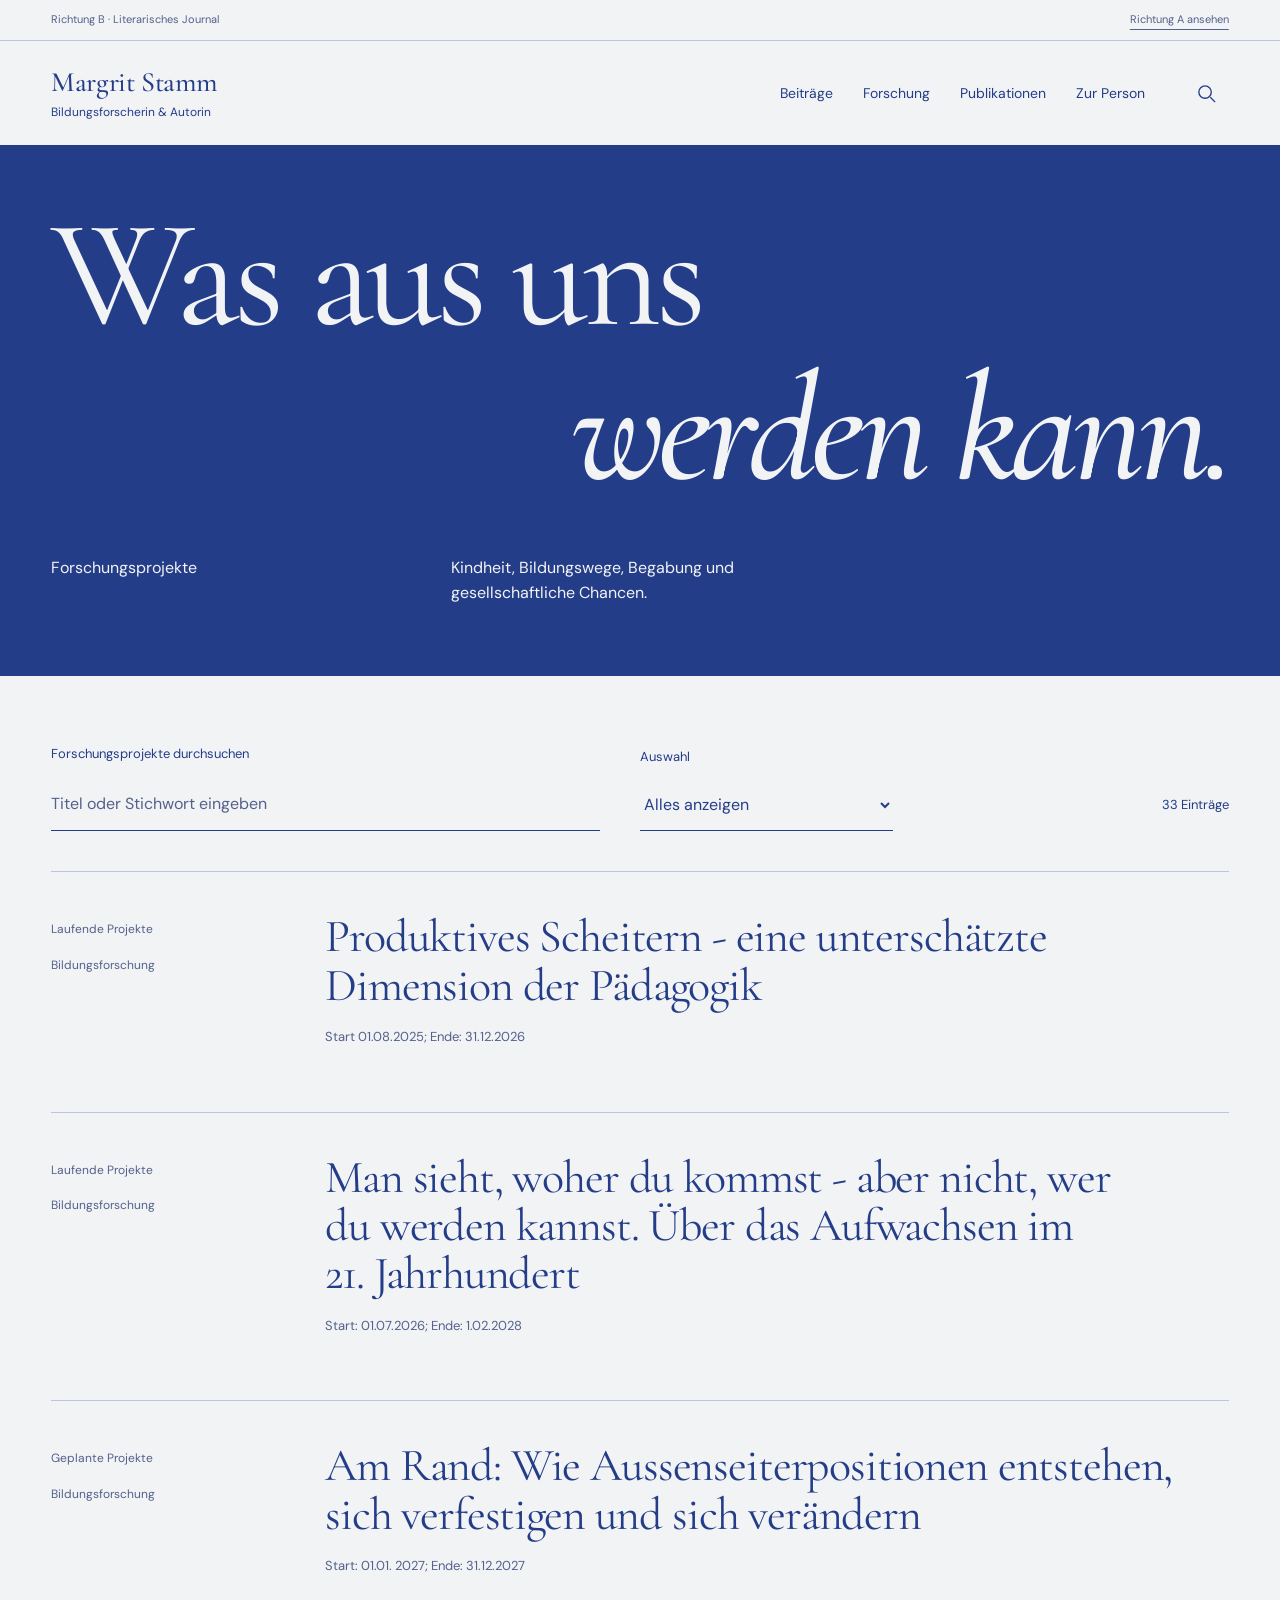
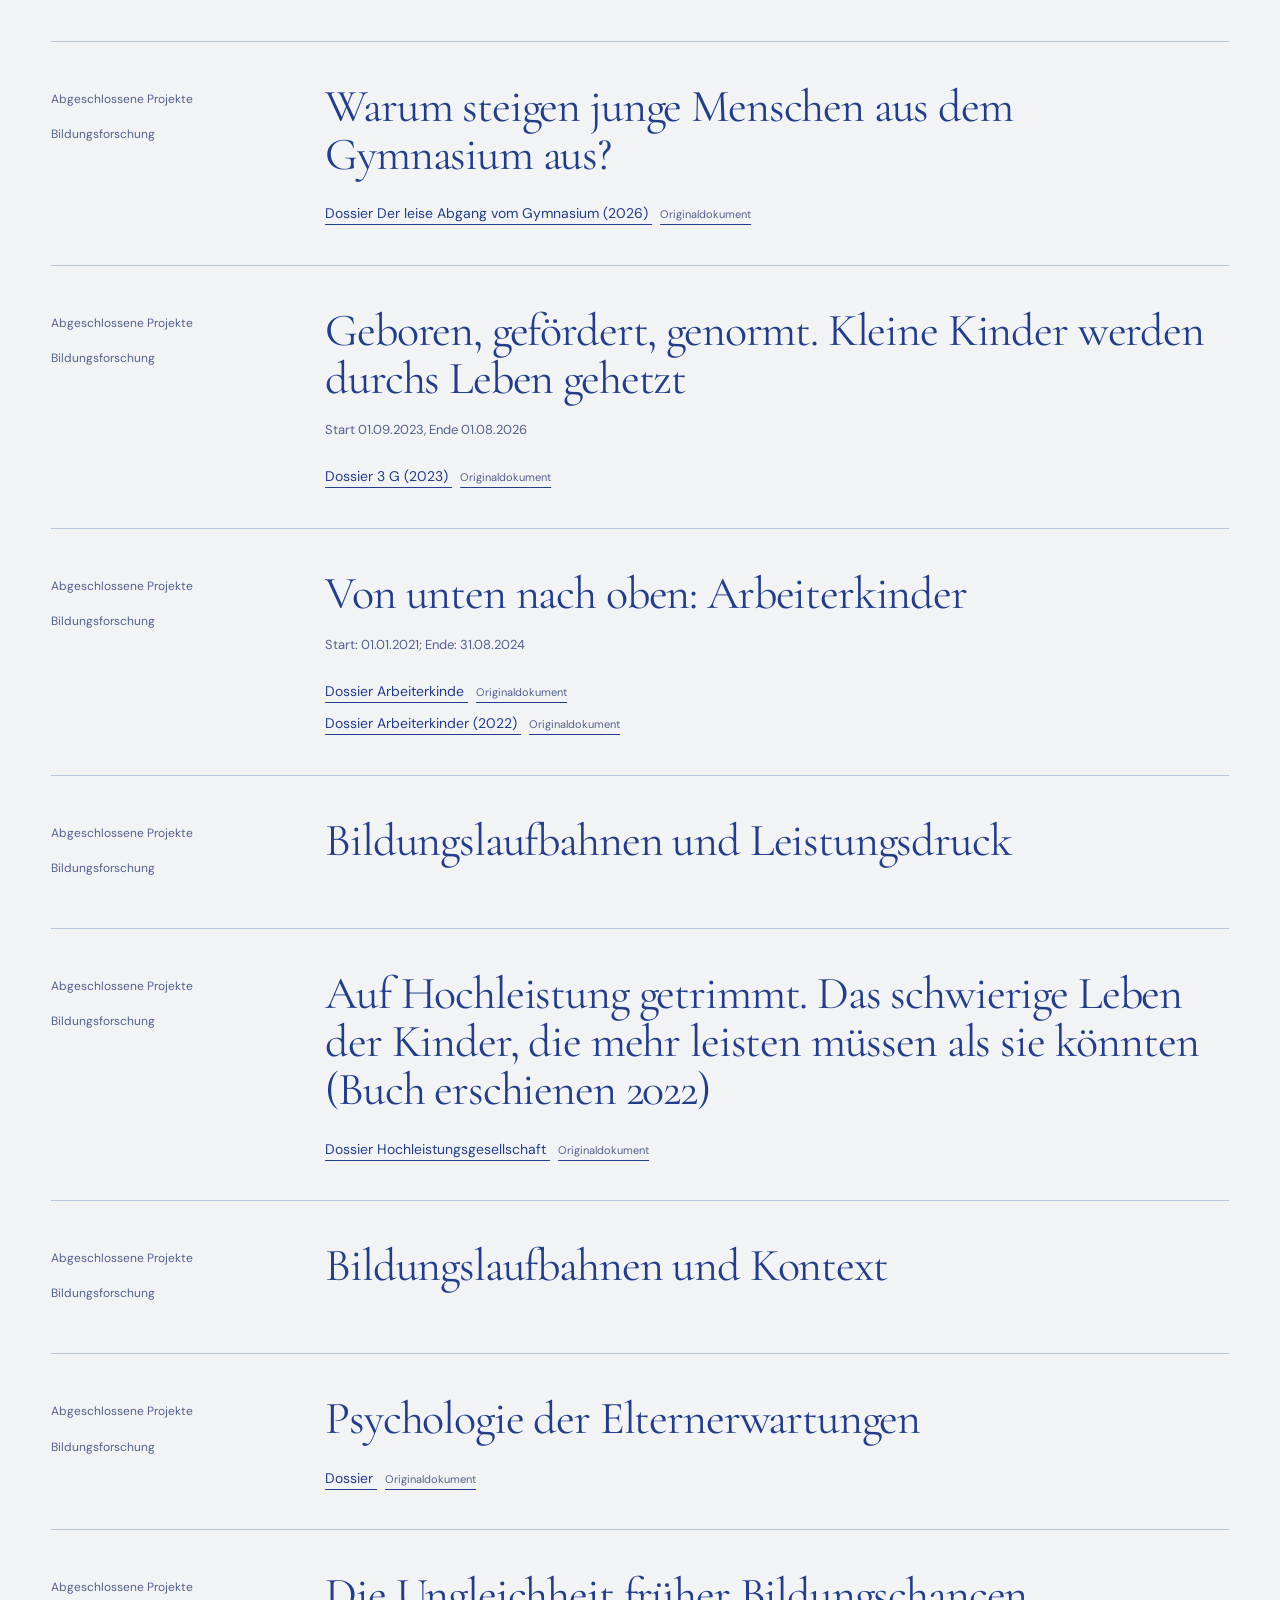
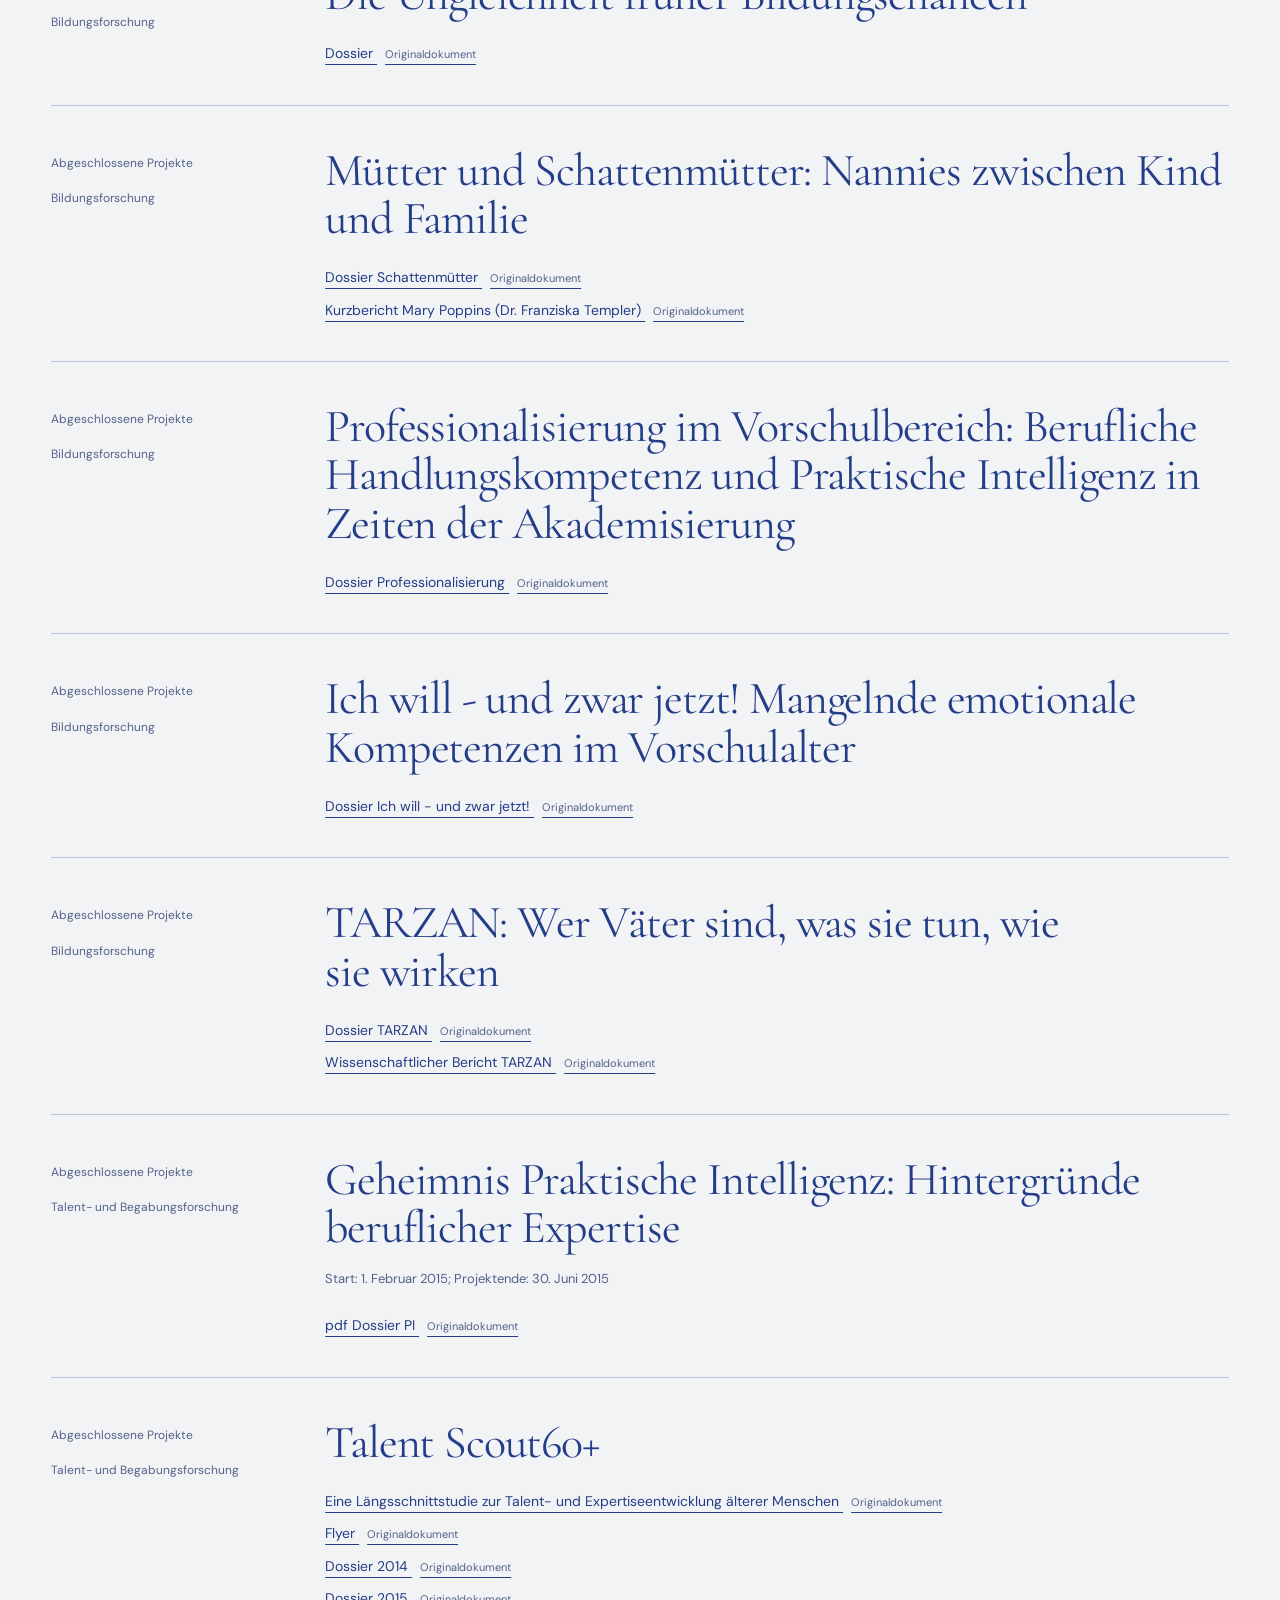
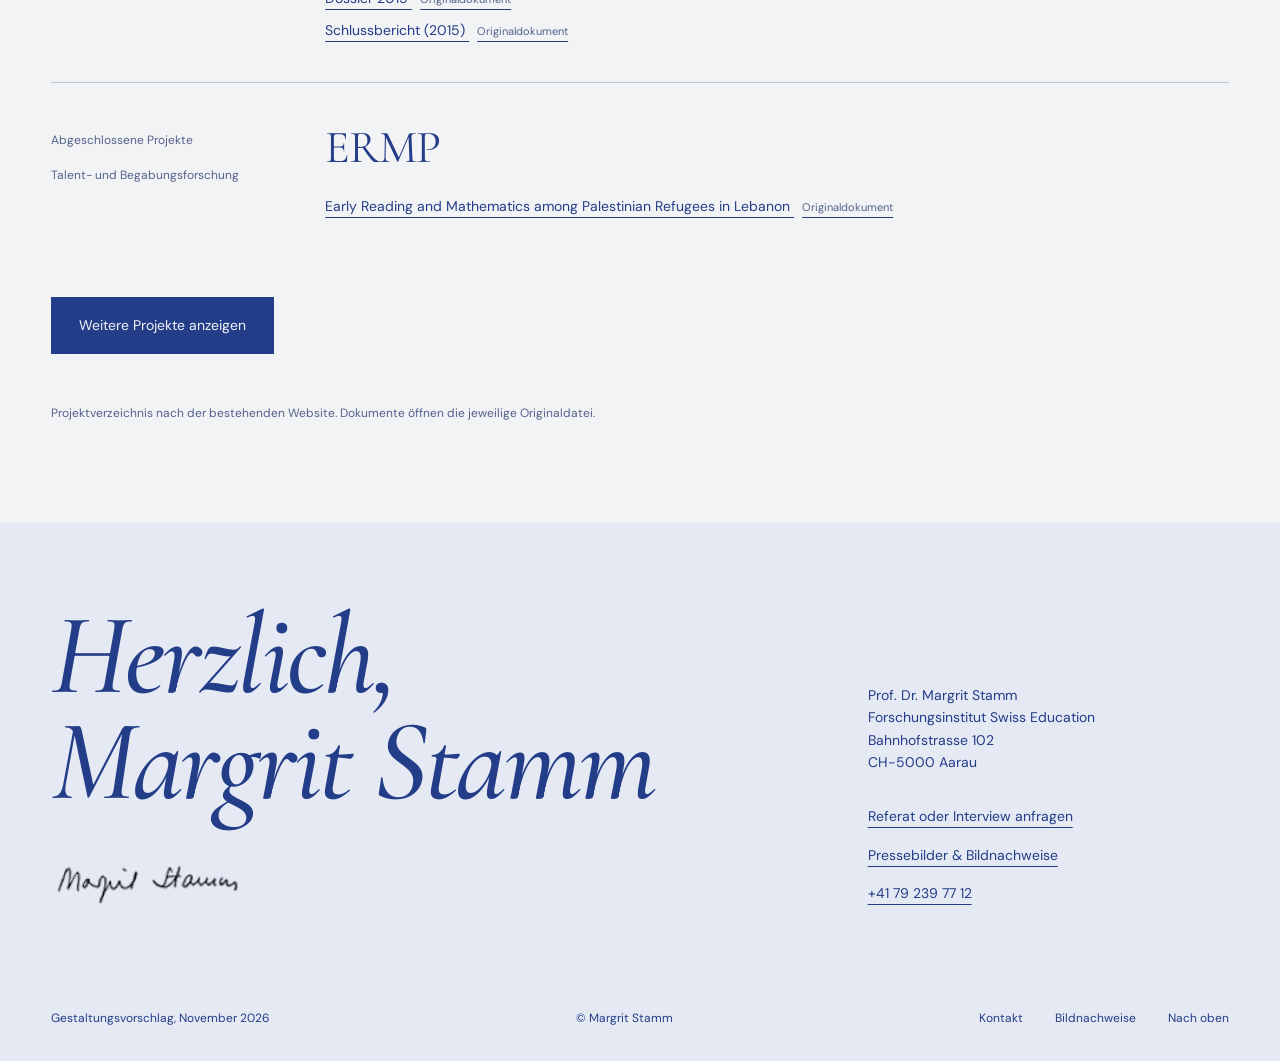
<file: forschung.html>
<!doctype html><html lang="de-CH"><head><meta charset="utf-8"><meta name="robots" content="noindex, nofollow"><meta name="viewport" content="width=device-width, initial-scale=1"><title>Forschung | Margrit Stamm</title><meta name="description" content="Forschung, Gedanken und Perspektiven von Prof. Dr. Margrit Stamm. Bildung, Kindheit und gesellschaftliche Chancen."><link rel="stylesheet" href="style.css"><script src="app.js" defer></script><script src="archive.js" defer></script><link rel="stylesheet" href="editorial.css?v=studio3"><link rel="stylesheet" href="journal/journal.css?v=2"><link rel="stylesheet" href="motion.css?v=1"><script src="motion.js?v=1" defer></script></head><body><div class="proposal-bar">Richtung B · Literarisches Journal <a href="plakat/forschung.html">Richtung A ansehen</a></div>
<a class="skip" href="#main">Zum Inhalt</a><header class="header wrap"><a class="brand" href="index.html" aria-label="Margrit Stamm, Startseite"><span class="brand-emblem" aria-hidden="true"></span>Margrit Stamm<span>Bildungsforscherin & Autorin</span></a><nav aria-label="Hauptnavigation" id="navigation"><a href="beitraege.html">Beiträge</a><a href="forschung.html">Forschung</a><a href="publikationen.html">Publikationen</a><a href="index.html#person">Zur Person</a></nav><div class="header-actions"><button class="search-toggle icon-button" aria-label="Website durchsuchen"><svg viewBox="0 0 24 24" aria-hidden="true"><circle cx="10.5" cy="10.5" r="6.5"/><path d="m16 16 5 5"/></svg></button><button class="menu-toggle" aria-expanded="false" aria-controls="navigation">Menü</button></div></header>
<main id="main"><section class="research-mast"><div class="wrap"><h1><span>Was aus uns</span><em>werden kann.</em></h1><div class="research-note"><p>Forschungsprojekte</p><p>Kindheit, Bildungswege, Begabung und gesellschaftliche Chancen.</p><img src="assets/signature.png" alt="Margrit Stamms Unterschrift" width="161" height="42"></div></div></section><section class="wrap archive-section"><div class="archive-controls"><div><label for="archive-search">Forschungsprojekte durchsuchen</label><input type="search" id="archive-search" placeholder="Titel oder Stichwort eingeben" autocomplete="off"></div><div><label for="archive-filter">Auswahl</label><select id="archive-filter"><option value="">Alles anzeigen</option><option value="Bildungsforschung">Bildungsforschung</option><option value="Talent- und Begabungsforschung">Talent- und Begabungsforschung</option><option value="Frühkindliche Bildungsforschung">Frühkindliche Bildungsforschung</option><option value="Berufsbildungsforschung">Berufsbildungsforschung</option><option value="Forschung zu abweichendem Verhalten im Jugendalter">Forschung zu abweichendem Verhalten im Jugendalter</option></select></div><p id="archive-count" role="status"></p></div><div class="archive-rows"><article class="archive-row research-row" id="projekt-0" data-category="Bildungsforschung"><div class="project-meta"><span>Laufende Projekte</span><span>Bildungsforschung</span></div><div><h2>Produktives Scheitern - eine unterschätzte Dimension der Pädagogik</h2><p>Start 01.08.2025; Ende: 31.12.2026</p><div class="project-files"></div></div></article><article class="archive-row research-row" id="projekt-1" data-category="Bildungsforschung"><div class="project-meta"><span>Laufende Projekte</span><span>Bildungsforschung</span></div><div><h2>Man sieht, woher du kommst - aber nicht, wer du werden kannst. Über das Aufwachsen im 21. Jahrhundert</h2><p>Start: 01.07.2026; Ende: 1.02.2028</p><div class="project-files"></div></div></article><article class="archive-row research-row" id="projekt-2" data-category="Bildungsforschung"><div class="project-meta"><span>Geplante Projekte</span><span>Bildungsforschung</span></div><div><h2>Am Rand: Wie Aussenseiterpositionen entstehen, sich verfestigen und sich verändern</h2><p>Start: 01.01. 2027; Ende: 31.12.2027</p><div class="project-files"></div></div></article><article class="archive-row research-row" id="projekt-3" data-category="Bildungsforschung"><div class="project-meta"><span>Abgeschlossene Projekte</span><span>Bildungsforschung</span></div><div><h2>Warum steigen junge Menschen aus dem Gymnasium aus?</h2><div class="project-files"><a href="https://www.margritstamm.ch/images/Der%20leise%20Abgang%20vom%20Gymnasium%20def.pdf">Dossier Der leise Abgang vom Gymnasium (2026) <span>Originaldokument</span></a></div></div></article><article class="archive-row research-row" id="projekt-4" data-category="Bildungsforschung"><div class="project-meta"><span>Abgeschlossene Projekte</span><span>Bildungsforschung</span></div><div><h2>Geboren, gefördert, genormt. Kleine Kinder werden durchs Leben gehetzt</h2><p>Start 01.09.2023, Ende 01.08.2026</p><div class="project-files"><a href="https://www.margritstamm.ch/images/Geboren%20Gefoerdert%20Genormt.pdf">Dossier 3 G (2023) <span>Originaldokument</span></a></div></div></article><article class="archive-row research-row" id="projekt-5" data-category="Bildungsforschung"><div class="project-meta"><span>Abgeschlossene Projekte</span><span>Bildungsforschung</span></div><div><h2>Von unten nach oben: Arbeiterkinder</h2><p>Start: 01.01.2021; Ende: 31.08.2024</p><div class="project-files"><a href="https://www.margritstamm.ch/images/Arbeiterkinder%20an%20die%20Hochschulen!.pdf">Dossier Arbeiterkinde <span>Originaldokument</span></a><a href="https://www.margritstamm.ch/images/Dossier%20Arbeiterkinder%20def.pdf">Dossier Arbeiterkinder (2022) <span>Originaldokument</span></a></div></div></article><article class="archive-row research-row" id="projekt-6" data-category="Bildungsforschung"><div class="project-meta"><span>Abgeschlossene Projekte</span><span>Bildungsforschung</span></div><div><h2>Bildungslaufbahnen und Leistungsdruck</h2><div class="project-files"></div></div></article><article class="archive-row research-row" id="projekt-7" data-category="Bildungsforschung"><div class="project-meta"><span>Abgeschlossene Projekte</span><span>Bildungsforschung</span></div><div><h2>Auf Hochleistung getrimmt. Das schwierige Leben der Kinder, die mehr leisten müssen als sie könnten (Buch erschienen 2022)</h2><div class="project-files"><a href="https://www.margritstamm.ch/images/Dossier%20Hochleistungsgesellschaft%20def.pdf">Dossier Hochleistungsgesellschaft <span>Originaldokument</span></a></div></div></article><article class="archive-row research-row" id="projekt-8" data-category="Bildungsforschung"><div class="project-meta"><span>Abgeschlossene Projekte</span><span>Bildungsforschung</span></div><div><h2>Bildungslaufbahnen und Kontext</h2><div class="project-files"></div></div></article><article class="archive-row research-row" id="projekt-9" data-category="Bildungsforschung"><div class="project-meta"><span>Abgeschlossene Projekte</span><span>Bildungsforschung</span></div><div><h2>Psychologie der Elternerwartungen</h2><div class="project-files"><a href="https://www.margritstamm.ch/images/Dossier%20Elternerwartungen%20def.pdf">Dossier <span>Originaldokument</span></a></div></div></article><article class="archive-row research-row" id="projekt-10" data-category="Bildungsforschung"><div class="project-meta"><span>Abgeschlossene Projekte</span><span>Bildungsforschung</span></div><div><h2>Die Ungleichheit früher Bildungschancen</h2><div class="project-files"><a href="https://www.margritstamm.ch/images/Dossier%20Ungleichheiten%20def.pdf">Dossier <span>Originaldokument</span></a></div></div></article><article class="archive-row research-row" id="projekt-11" data-category="Bildungsforschung"><div class="project-meta"><span>Abgeschlossene Projekte</span><span>Bildungsforschung</span></div><div><h2>Mütter und Schattenmütter: Nannies zwischen Kind und Familie</h2><div class="project-files"><a href="https://www.margritstamm.ch/images/Schattenmuetter%20Dossier%20Stamm%20(1).pdf">Dossier Schattenmütter <span>Originaldokument</span></a><a href="https://www.margritstamm.ch/images/Kurzbericht%20Mary%20Poppins%20Mai%202018.pdf">Kurzbericht Mary Poppins (Dr. Franziska Templer) <span>Originaldokument</span></a></div></div></article><article class="archive-row research-row" id="projekt-12" data-category="Bildungsforschung"><div class="project-meta"><span>Abgeschlossene Projekte</span><span>Bildungsforschung</span></div><div><h2>Professionalisierung im Vorschulbereich: Berufliche Handlungskompetenz und Praktische Intelligenz in Zeiten der Akademisierung</h2><div class="project-files"><a href="https://www.margritstamm.ch/images/Dossier%20Professionalität%20def%202018.pdf">Dossier Professionalisierung <span>Originaldokument</span></a></div></div></article><article class="archive-row research-row" id="projekt-13" data-category="Bildungsforschung"><div class="project-meta"><span>Abgeschlossene Projekte</span><span>Bildungsforschung</span></div><div><h2>Ich will - und zwar jetzt! Mangelnde emotionale Kompetenzen im Vorschulalter</h2><div class="project-files"><a href="https://www.margritstamm.ch/images/Dossier%20%20Ich%20will%20und%20zwar%20jetzt%20def%20.pdf">Dossier Ich will - und zwar jetzt! <span>Originaldokument</span></a></div></div></article><article class="archive-row research-row" id="projekt-14" data-category="Bildungsforschung"><div class="project-meta"><span>Abgeschlossene Projekte</span><span>Bildungsforschung</span></div><div><h2>TARZAN: Wer Väter sind, was sie tun, wie sie wirken</h2><div class="project-files"><a href="https://www.margritstamm.ch/images/Dossier%20Vaeter%20Januar%202016.pdf">Dossier TARZAN <span>Originaldokument</span></a><a href="https://www.margritstamm.ch/images/Bericht%20Tarzan%20Januar%202016.pdf">Wissenschaftlicher Bericht TARZAN <span>Originaldokument</span></a></div></div></article><article class="archive-row research-row" id="projekt-15" data-category="Talent- und Begabungsforschung"><div class="project-meta"><span>Abgeschlossene Projekte</span><span>Talent- und Begabungsforschung</span></div><div><h2>Geheimnis Praktische Intelligenz: Hintergründe beruflicher Expertise</h2><p>Start: 1. Februar 2015; Projektende: 30. Juni 2015</p><div class="project-files"><a href="https://www.margritstamm.ch/dokumente/dossiers/236-praktische-intelligenz-ihre-missachtete-rolle-in-der-beruflichen-ausbildung.html">pdf Dossier PI <span>Originaldokument</span></a></div></div></article><article class="archive-row research-row" id="projekt-16" data-category="Talent- und Begabungsforschung"><div class="project-meta"><span>Abgeschlossene Projekte</span><span>Talent- und Begabungsforschung</span></div><div><h2>Talent Scout60+</h2><div class="project-files"><a href="https://www.margritstamm.ch/images/Zusammenfassung.pdf">Eine Längsschnittstudie zur Talent- und Expertiseentwicklung älterer Menschen <span>Originaldokument</span></a><a href="https://www.margritstamm.ch/images/TS.pdf">Flyer <span>Originaldokument</span></a><a href="https://www.margritstamm.ch/images/Dossier%20Talent%20Juli%2014.pdf">Dossier 2014 <span>Originaldokument</span></a><a href="https://www.margritstamm.ch/images/Dossier%20TS%20final.pdf">Dossier 2015 <span>Originaldokument</span></a><a href="https://www.margritstamm.ch/images/TS_Schlussbericht_definitiv%20I.pdf">Schlussbericht (2015) <span>Originaldokument</span></a></div></div></article><article class="archive-row research-row" id="projekt-17" data-category="Talent- und Begabungsforschung"><div class="project-meta"><span>Abgeschlossene Projekte</span><span>Talent- und Begabungsforschung</span></div><div><h2>ERMP</h2><div class="project-files"><a href="https://www.margritstamm.ch/images/ERMP_Lebanon.pdf">Early Reading and Mathematics among Palestinian Refugees in Lebanon <span>Originaldokument</span></a></div></div></article><article class="archive-row research-row" id="projekt-18" data-category="Frühkindliche Bildungsforschung"><div class="project-meta"><span>Abgeschlossene Projekte</span><span>Frühkindliche Bildungsforschung</span></div><div><h2>PRINZ</h2><div class="project-files"><a href="https://www.margritstamm.ch/dokumente/geplante-projekte/157-prinz-zusammenfassung.html">pdf Best Practice integrationsfördernder Kitas und Kindergärten – Wege in die Zukunft <span>Originaldokument</span></a><a href="https://www.margritstamm.ch/images/Prinz.pdf">Flyer <span>Originaldokument</span></a><a href="https://www.margritstamm.ch/images/PRINZ%20WS.pdf">Erster Zwischenbericht <span>Originaldokument</span></a><a href="https://www.margritstamm.ch/images/schlussbericht%20PRINZ%20def.pdf">Schlussbericht <span>Originaldokument</span></a><a href="https://www.margritstamm.ch/images/Dossier%20PRINZ%20def%20Mai%2014.pdf">Dossier <span>Originaldokument</span></a></div></div></article><article class="archive-row research-row" id="projekt-19" data-category="Frühkindliche Bildungsforschung"><div class="project-meta"><span>Abgeschlossene Projekte</span><span>Frühkindliche Bildungsforschung</span></div><div><h2>FRANZ</h2><div class="project-files"><a href="https://www.margritstamm.ch/images/FRANZ%20Studie%20Schlussbericht.pdf">Früher an die Bildung – erfolgreicher in die Zukunft? <span>Originaldokument</span></a><a href="https://www.margritstamm.ch/dokumente/dossiers/222-dossier-bildungsort-familie-2013.html">pdf Dossier <span>Originaldokument</span></a><a href="https://www.margritstamm.ch/dokumente/abgeschlossene-projekte/237-schlussbericht-franz-dec12.html">pdf Schlussbericht <span>Originaldokument</span></a><a href="https://www.margritstamm.ch/images/MANUAL.pdf">Manual für die Entwicklung eines Qualitätslabel für Kindertagesstätten <span>Originaldokument</span></a></div></div></article><article class="archive-row research-row" id="projekt-20" data-category="Frühkindliche Bildungsforschung"><div class="project-meta"><span>Abgeschlossene Projekte</span><span>Frühkindliche Bildungsforschung</span></div><div><h2>Integrationsförderung im Frühbereich</h2><div class="project-files"><a href="https://www.margritstamm.ch/images/integration_d.pdf">Schlussbericht <span>Originaldokument</span></a><a href="https://www.margritstamm.ch/images/Grundlagenstudie.pdf">UNESCO Studie (2009) <span>Originaldokument</span></a></div></div></article><article class="archive-row research-row" id="projekt-21" data-category="Berufsbildungsforschung"><div class="project-meta"><span>Abgeschlossene Projekte</span><span>Berufsbildungsforschung</span></div><div><h2>Gymnasien und Berufsbildung: Ihre genutzten und ungenutzen Potenziale</h2><div class="project-files"><a href="https://www.margritstamm.ch/images/Dossier%20Gymnasien%20%20Berufsbildung.pdf">Dossier <span>Originaldokument</span></a></div></div></article><article class="archive-row research-row" id="projekt-22" data-category="Berufsbildungsforschung"><div class="project-meta"><span>Abgeschlossene Projekte</span><span>Berufsbildungsforschung</span></div><div><h2>SwissSkills 2018 und ihre Wirkungen</h2><div class="project-files"><a href="https://www.margritstamm.ch/images/Die%20SwissSkills%20als%20Sprungbrett%2005092020.pdf">Dossier <span>Originaldokument</span></a></div></div></article><article class="archive-row research-row" id="projekt-23" data-category="Berufsbildungsforschung"><div class="project-meta"><span>Abgeschlossene Projekte</span><span>Berufsbildungsforschung</span></div><div><h2>Top und Flop an der Lehrabschlussprüfung</h2><div class="project-files"><a href="https://www.margritstamm.ch/images/Dossier%20Top%20und%20Flop.pdf">Dossier <span>Originaldokument</span></a><a href="https://www.margritstamm.ch/images/TOP%20ODER%20FLOP%20-%20Am%20Ende%20der%20beruflichen%20Grundbildung_092019.pdf">Datenbericht von Dr. Franziska Templerz <span>Originaldokument</span></a></div></div></article><article class="archive-row research-row" id="projekt-24" data-category="Berufsbildungsforschung"><div class="project-meta"><span>Abgeschlossene Projekte</span><span>Berufsbildungsforschung</span></div><div><h2>Die Top 200 des beruflichen Nachwuchses. Was hinter Medaillengewinnern an Berufsmeisterschaften steckt</h2><div class="project-files"><a href="https://www.margritstamm.ch/images/Die%20Top%20200%2020012017.pdf">Dossier <span>Originaldokument</span></a><a href="https://www.margritstamm.ch/images/Bericht_Swissskills_06012017.pdf">Bericht <span>Originaldokument</span></a></div></div></article><article class="archive-row research-row" id="projekt-25" data-category="Berufsbildungsforschung"><div class="project-meta"><span>Abgeschlossene Projekte</span><span>Berufsbildungsforschung</span></div><div><h2>Zur Rolle der Eltern bei der Berufswahl</h2><div class="project-files"><a href="https://www.margritstamm.ch/images/Dossier_Berufslehre%20Aug14.pdf">Dossier <span>Originaldokument</span></a></div></div></article><article class="archive-row research-row" id="projekt-26" data-category="Berufsbildungsforschung"><div class="project-meta"><span>Abgeschlossene Projekte</span><span>Berufsbildungsforschung</span></div><div><h2>Lehrlingsmangel</h2><div class="project-files"><a href="https://www.margritstamm.ch/images/Dossier%20Lehrlingsmangel.pdf">Dossier <span>Originaldokument</span></a></div></div></article><article class="archive-row research-row" id="projekt-27" data-category="Berufsbildungsforschung"><div class="project-meta"><span>Abgeschlossene Projekte</span><span>Berufsbildungsforschung</span></div><div><h2>MIRAGE ( Migranten als gesellschaftliche Aufsteiger )</h2><div class="project-files"><a href="https://www.margritstamm.ch/images/Schlussbericht%20Mirage_def_30.712.pdf">Schlussbericht <span>Originaldokument</span></a><a href="https://www.margritstamm.ch/dokumente/online-publikationen/183-migranten-als-aufsteiger-2009.html">pdf Dossier <span>Originaldokument</span></a></div></div></article><article class="archive-row research-row" id="projekt-28" data-category="Berufsbildungsforschung"><div class="project-meta"><span>Abgeschlossene Projekte</span><span>Berufsbildungsforschung</span></div><div><h2>Talentmanagement in der beruflichen Grundbildung</h2><div class="project-files"><a href="https://www.margritstamm.ch/dokumente/abgeschlossene-projekte/161-talentmanagement-in-der-beruflichen-grundbildung.html">pdf Dossier <span>Originaldokument</span></a></div></div></article><article class="archive-row research-row" id="projekt-29" data-category="Berufsbildungsforschung"><div class="project-meta"><span>Abgeschlossene Projekte</span><span>Berufsbildungsforschung</span></div><div><h2>Begabung und Leistungsexzellenz in der Berufsbildung</h2><div class="project-files"><a href="https://www.margritstamm.ch/images/Schlussbericht%20BLB.pdf">Schlussbericht <span>Originaldokument</span></a></div></div></article><article class="archive-row research-row" id="projekt-30" data-category="Berufsbildungsforschung"><div class="project-meta"><span>Abgeschlossene Projekte</span><span>Berufsbildungsforschung</span></div><div><h2>Die Wirkung von vorschulischen Kompetenzen auf die Berufsausbildung</h2><div class="project-files"><a href="https://www.margritstamm.ch/dokumente/abgeschlossene-projekte/156-schlussbericht-flr-2009.html">pdf Schlussbericht <span>Originaldokument</span></a></div></div></article><article class="archive-row research-row" id="projekt-31" data-category="Forschung zu abweichendem Verhalten im Jugendalter"><div class="project-meta"><span>Abgeschlossene Projekte</span><span>Forschung zu abweichendem Verhalten im Jugendalter</span></div><div><h2>Zu cool für die Schule?</h2><div class="project-files"><a href="https://www.margritstamm.ch/dokumente/dossiers/227-dossier-zu-cool-fuer-die-schule-2013.html">pdf Dossier <span>Originaldokument</span></a></div></div></article><article class="archive-row research-row" id="projekt-32" data-category="Forschung zu abweichendem Verhalten im Jugendalter"><div class="project-meta"><span>Abgeschlossene Projekte</span><span>Forschung zu abweichendem Verhalten im Jugendalter</span></div><div><h2>Schulabbrecher</h2><div class="project-files"><a href="https://www.margritstamm.ch/dokumente/abgeschlossene-projekte/153-schlussbericht-schulabbrecher-2011.html">pdf Schlussbericht <span>Originaldokument</span></a><a href="https://www.margritstamm.ch/dokumente/abgeschlossene-projekte/154-schlussbericht-schulabsentismus-2008.html">pdf Schlussbericht <span>Originaldokument</span></a></div></div></article></div><p class="archive-empty" hidden>Keine passenden Projekte. Versuchen Sie ein anderes Stichwort.</p><button class="archive-more">Weitere Projekte anzeigen</button><p class="archive-source">Projektverzeichnis nach der bestehenden Website. Dokumente öffnen die jeweilige Originaldatei.</p></section></main><footer id="kontakt" class="footer"><div class="wrap"><div class="footer-top"><div><h2>Herzlich, <br>Margrit Stamm</h2><img class="signature" src="assets/signature.png" width="161" height="42" alt="Unterschrift von Margrit Stamm"></div><div class="footer-contact"><p>Prof. Dr. Margrit Stamm <br>Forschungsinstitut Swiss Education <br>Bahnhofstrasse 102 <br>CH-5000 Aarau</p><a href="https://www.margritstamm.ch/anfragen-und-pressefotos/anfragen-fuer-referate-und-interviews.html">Referat oder Interview anfragen</a><a href="https://www.margritstamm.ch/anfragen-und-pressefotos/pressefotos.html">Pressebilder & Bildnachweise</a><a href="tel:+41792397712">+41 79 239 77 12</a></div></div><div class="footer-bottom"><span>Gestaltungsvorschlag, November 2026</span><span>© Margrit Stamm</span><a href="https://www.margritstamm.ch/kontakt.html">Kontakt</a><button class="credits-toggle">Bildnachweise</button><a href="#main">Nach oben</a></div><p class="credits" hidden>Porträtfotografien: Raffael Waldner. Originalbilder und Unterschrift von margritstamm.ch. Schrift: Cormorant Garamond und DM Sans (Google Fonts).</p></div></footer>
<dialog class="search-dialog" aria-labelledby="search-title"><form method="dialog"><button class="close-search" aria-label="Suche schliessen">Schliessen</button></form><h2 id="search-title">Was beschäftigt Sie?</h2><label for="search">Beiträge und Themen durchsuchen</label><input id="search" type="search" placeholder="Zum Beispiel: Bildung, Noten, Familie" autocomplete="off"><div class="search-results" aria-live="polite"></div></dialog>
</body></html>
</file>
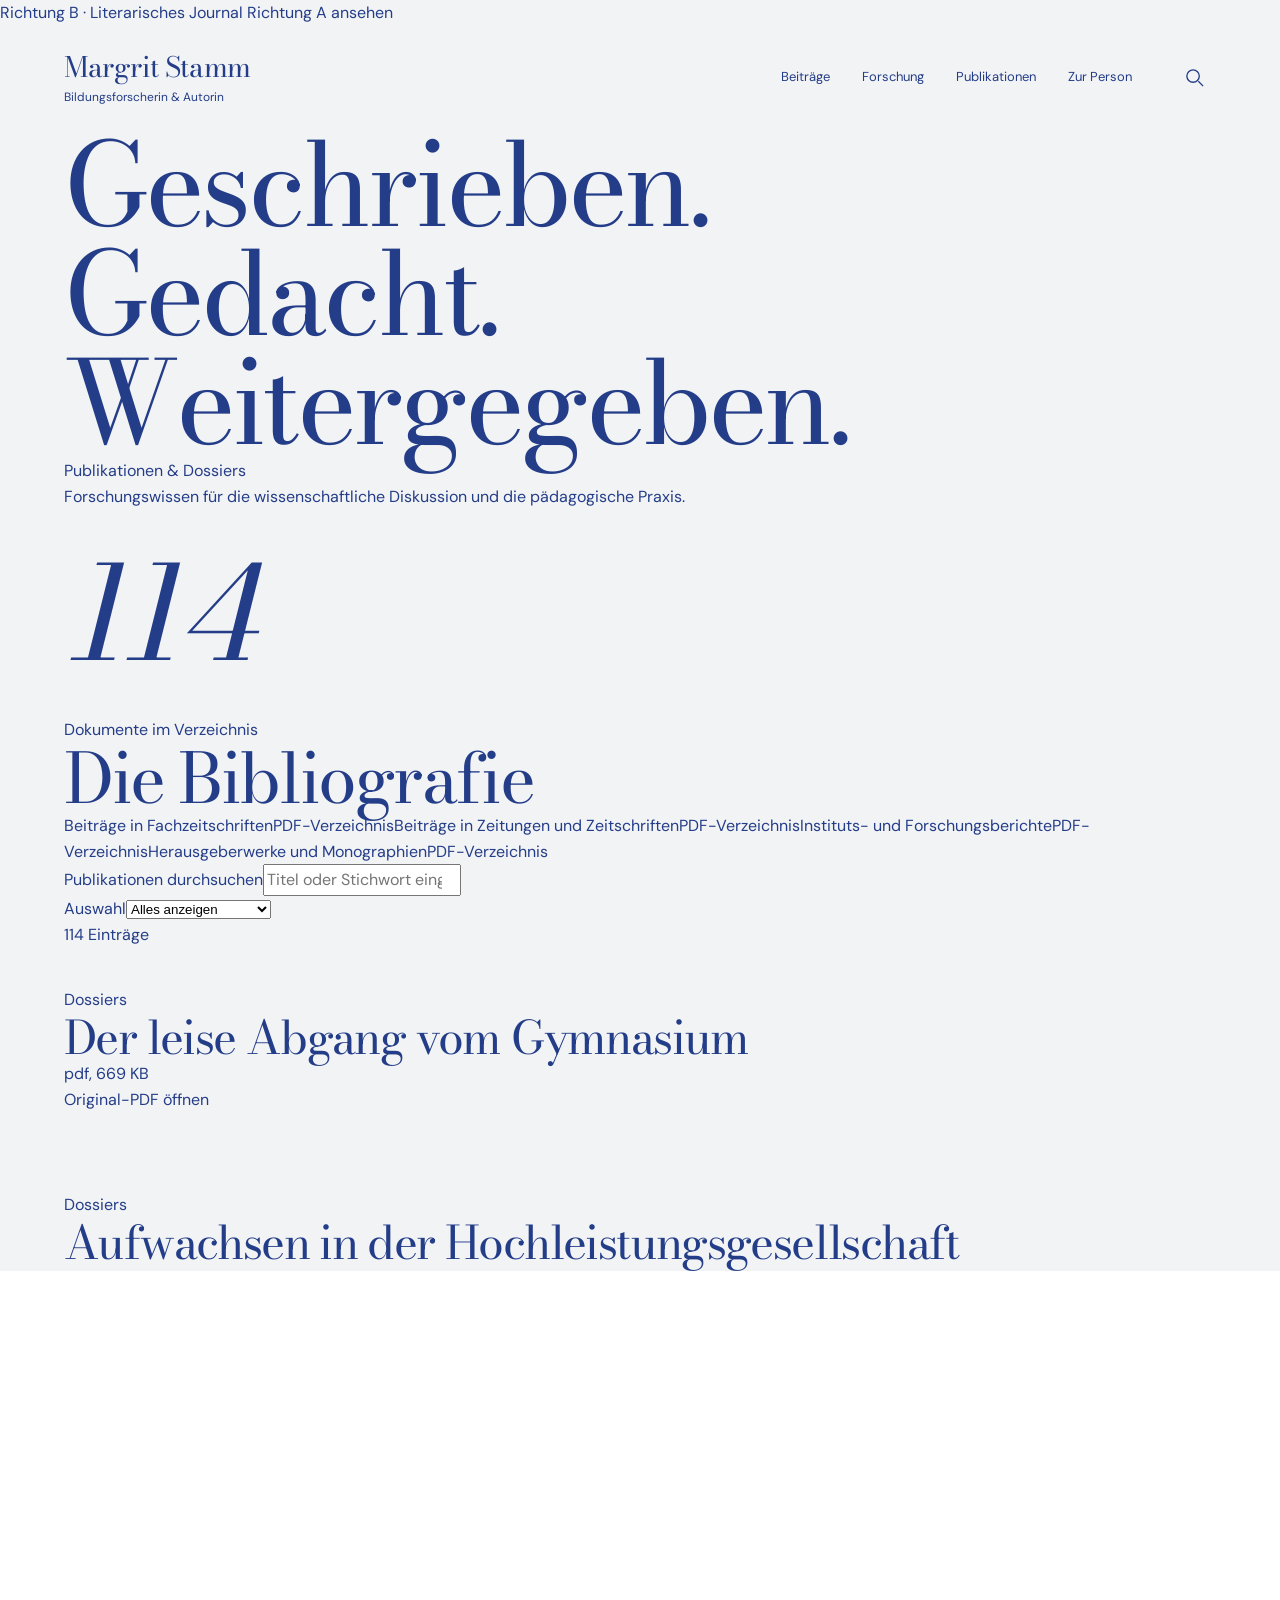
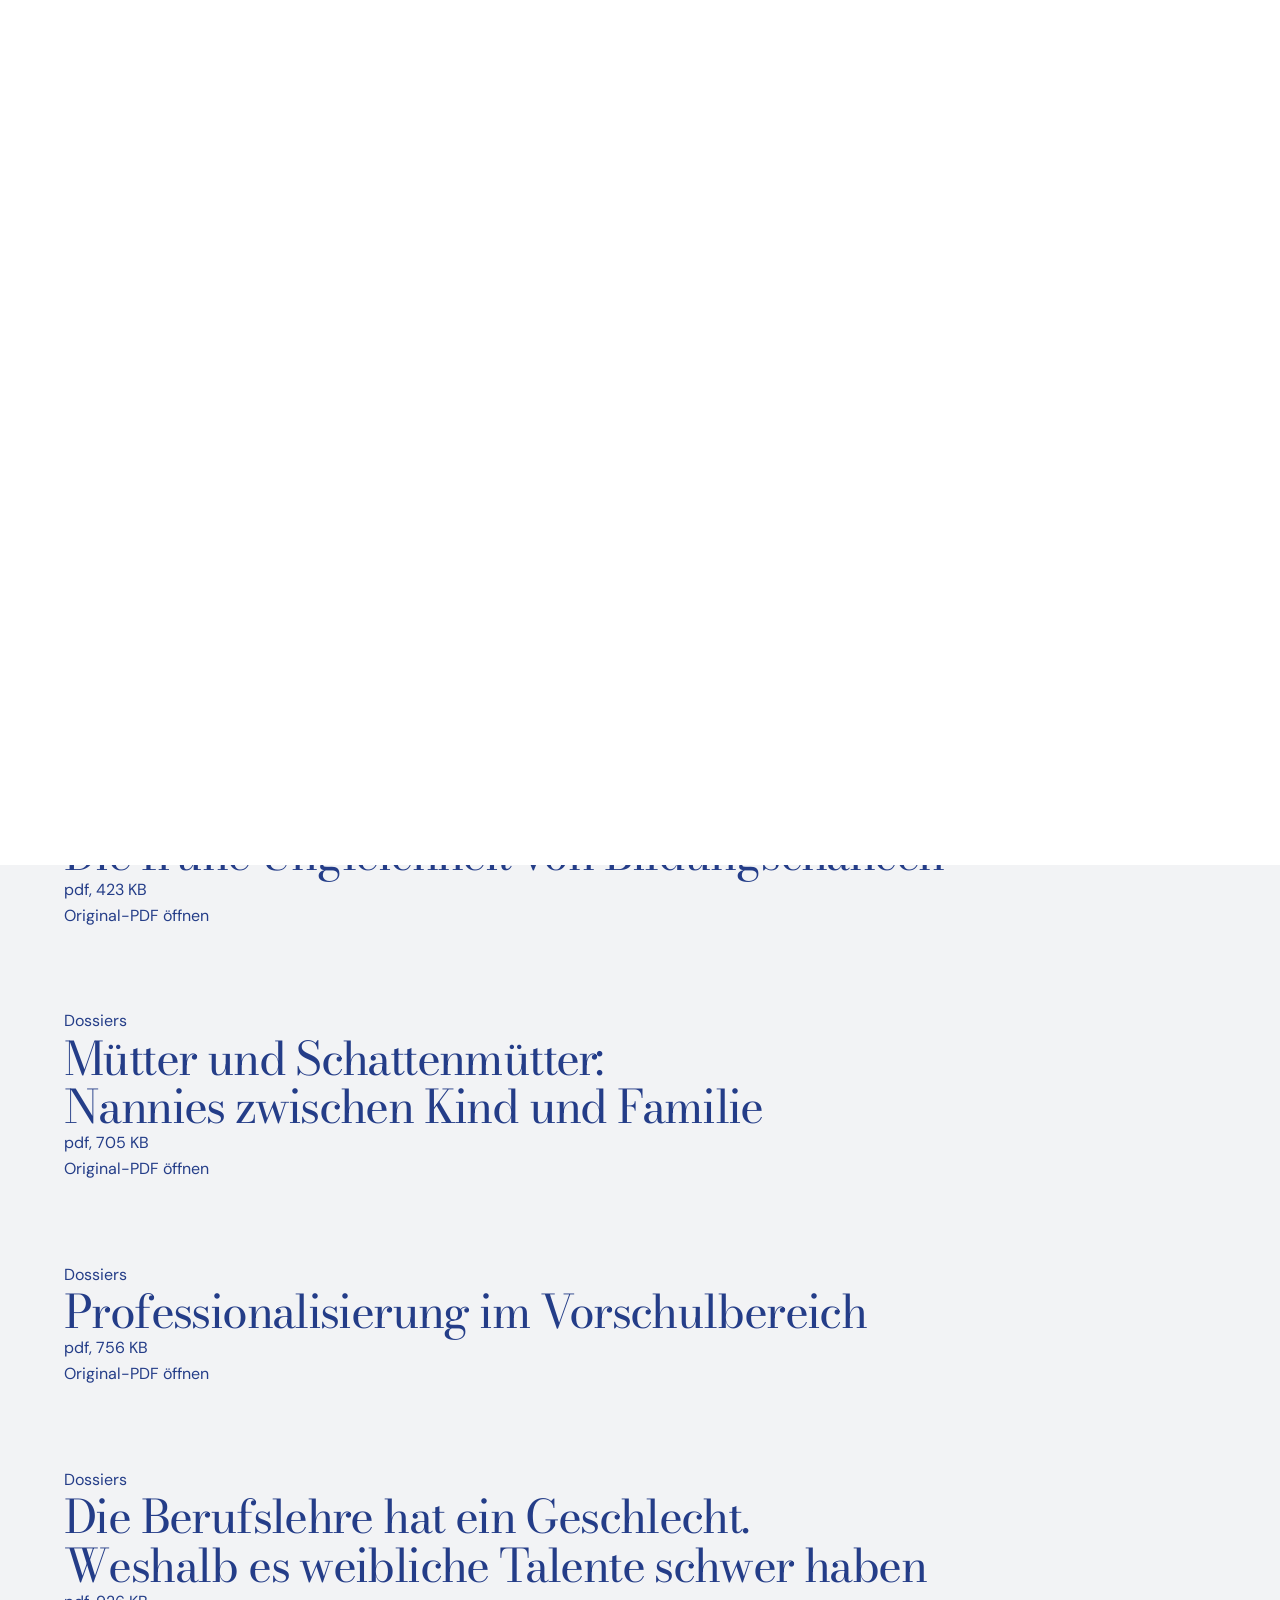
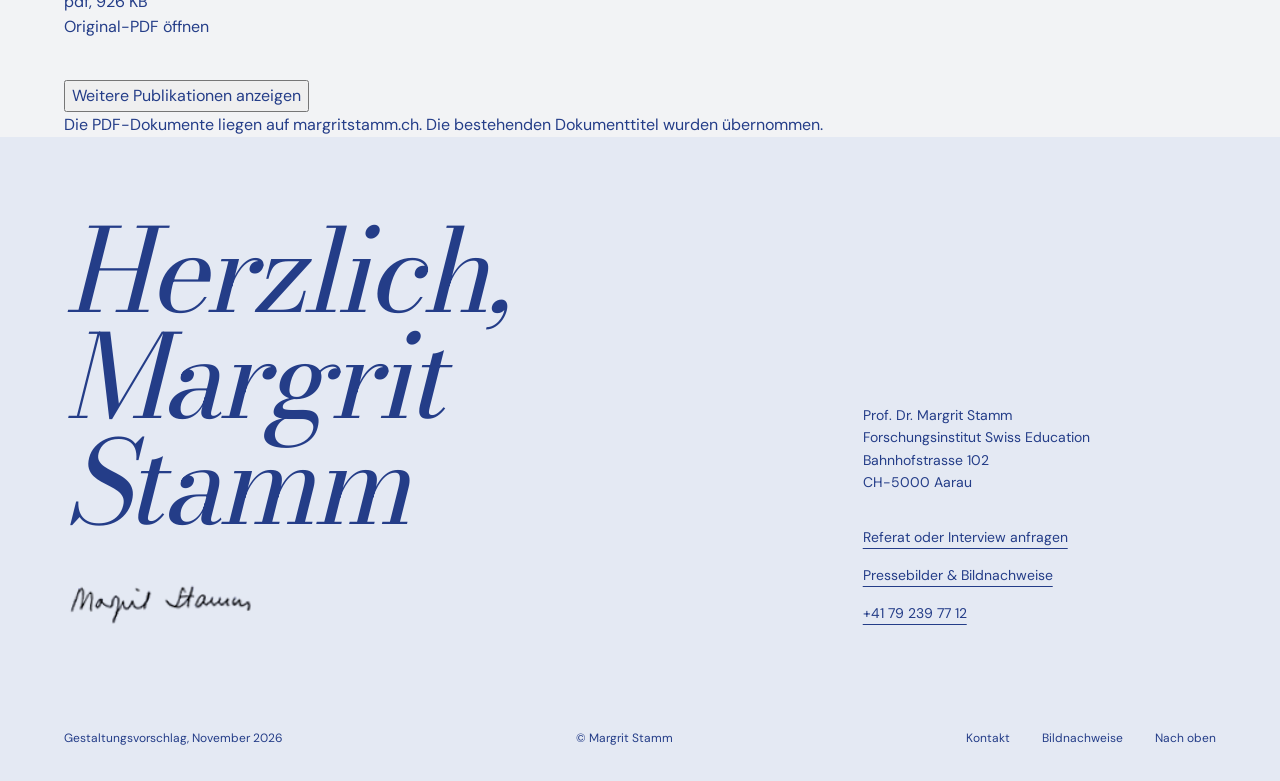
<file: publikationen.html>
<!DOCTYPE html>
<html lang="de-CH"><head><meta charset="utf-8"/><meta content="noindex, nofollow" name="robots"/><meta content="width=device-width, initial-scale=1" name="viewport"/><title>Publikationen | Margrit Stamm</title><meta content="Forschung, Gedanken und Perspektiven von Prof. Dr. Margrit Stamm. Bildung, Kindheit und gesellschaftliche Chancen." name="description"/><link href="style.css" rel="stylesheet"/><script defer="" src="app.js"></script><script defer="" src="archive.js"></script><link href="editorial.css?v=studio3"><link rel="stylesheet" href="journal/journal.css?v=2" rel="stylesheet"/><link rel="stylesheet" href="motion.css?v=1"><script src="motion.js?v=1" defer></script></head><body><div class="proposal-bar">Richtung B · Literarisches Journal <a href="plakat/publikationen.html">Richtung A ansehen</a></div>
<a class="skip" href="#main">Zum Inhalt</a><header class="header wrap"><a aria-label="Margrit Stamm, Startseite" class="brand" href="index.html">Margrit Stamm<span>Bildungsforscherin &amp; Autorin</span></a><nav aria-label="Hauptnavigation" id="navigation"><a href="beitraege.html">Beiträge</a><a href="forschung.html">Forschung</a><a href="publikationen.html">Publikationen</a><a href="index.html#person">Zur Person</a></nav><div class="header-actions"><button aria-label="Website durchsuchen" class="search-toggle icon-button"><svg aria-hidden="true" viewbox="0 0 24 24"><circle cx="10.5" cy="10.5" r="6.5"></circle><path d="m16 16 5 5"></path></svg></button><button aria-controls="navigation" aria-expanded="false" class="menu-toggle">Menü</button></div></header>
<main id="main"><section class="publication-mast wrap"><div><h1>Geschrieben.<br/>Gedacht.<br/>Weitergegeben.</h1></div><aside><p>Publikationen &amp; Dossiers</p><p>Forschungswissen für die wissenschaftliche Diskussion und die pädagogische Praxis.</p><span class="publication-count">114</span><p>Dokumente im Verzeichnis</p></aside></section><section class="bibliography wrap"><h2>Die Bibliografie</h2><div><a href="https://www.margritstamm.ch/images/Beitraege%20in%20Fachzeitschriften%20und%20Sammelbaenden%2022022021.pdf">Beiträge in Fachzeitschriften<span>PDF-Verzeichnis</span></a><a href="https://www.margritstamm.ch/images/Beitraege%20in%20Zeitungen%2029052023.pdf">Beiträge in Zeitungen und Zeitschriften<span>PDF-Verzeichnis</span></a><a href="https://www.margritstamm.ch/images/Instituts-%20und%20Forschungsberichte%2007042023.pdf">Instituts- und Forschungsberichte<span>PDF-Verzeichnis</span></a><a href="https://www.margritstamm.ch/images/Herausgeberwerke%20und%20Monographien%2007042023.pdf">Herausgeberwerke und Monographien<span>PDF-Verzeichnis</span></a></div></section><section class="wrap archive-section"><div class="archive-controls"><div><label for="archive-search">Publikationen durchsuchen</label><input autocomplete="off" id="archive-search" placeholder="Titel oder Stichwort eingeben" type="search"/></div><div><label for="archive-filter">Auswahl</label><select id="archive-filter"><option value="">Alles anzeigen</option><option value="Dossiers">Dossiers</option><option value="Online-Publikationen">Online-Publikationen</option></select></div><p id="archive-count" role="status"></p></div><div class="archive-rows"><article class="archive-row document-row" data-category="Dossiers"><span>Dossiers</span><div><h2><a href="https://www.margritstamm.ch/dokumente/dossiers/297-der-leise-abgang-vom-gymnasium/file.html">Der leise Abgang vom Gymnasium</a></h2><p>pdf, 669 KB</p></div><a class="archive-action" href="https://www.margritstamm.ch/dokumente/dossiers/297-der-leise-abgang-vom-gymnasium/file.html">Original-PDF öffnen</a></article><article class="archive-row document-row" data-category="Dossiers"><span>Dossiers</span><div><h2><a href="https://www.margritstamm.ch/dokumente/dossiers/296-dossier-hochleistungsgesellschaft-def-1/file.html">Aufwachsen in der Hochleistungsgesellschaft</a></h2><p>pdf, 590 KB</p></div><a class="archive-action" href="https://www.margritstamm.ch/dokumente/dossiers/296-dossier-hochleistungsgesellschaft-def-1/file.html">Original-PDF öffnen</a></article><article class="archive-row document-row" data-category="Dossiers"><span>Dossiers</span><div><h2><a href="https://www.margritstamm.ch/dokumente/dossiers/292-lebenskompetenz-def/file.html">Lebenskompetenz schlägt Intelligenz</a></h2><p>pdf, 502 KB</p></div><a class="archive-action" href="https://www.margritstamm.ch/dokumente/dossiers/292-lebenskompetenz-def/file.html">Original-PDF öffnen</a></article><article class="archive-row document-row" data-category="Dossiers"><span>Dossiers</span><div><h2><a href="https://www.margritstamm.ch/dokumente/dossiers/288-geboren-gefoerdert-genormt/file.html">Geboren Gefoerdert Genormt</a></h2><p>pdf, 674 KB</p></div><a class="archive-action" href="https://www.margritstamm.ch/dokumente/dossiers/288-geboren-gefoerdert-genormt/file.html">Original-PDF öffnen</a></article><article class="archive-row document-row" data-category="Dossiers"><span>Dossiers</span><div><h2><a href="https://www.margritstamm.ch/dokumente/dossiers/281-arbeiterkinder-am-gymnasium-erfolgreiche-bildungsaufstiege/file.html">Arbeiterkinder am Gymnasium - Erfolgreiche Bildungsaufstiege</a></h2><p>pdf, 802 KB</p></div><a class="archive-action" href="https://www.margritstamm.ch/dokumente/dossiers/281-arbeiterkinder-am-gymnasium-erfolgreiche-bildungsaufstiege/file.html">Original-PDF öffnen</a></article><article class="archive-row document-row" data-category="Dossiers"><span>Dossiers</span><div><h2><a href="https://www.margritstamm.ch/dokumente/dossiers/280-zu-cool-fuer-die-schule-2022/file.html">Zu cool fuer die Schule 2022</a></h2><p>pdf, 536 KB</p></div><a class="archive-action" href="https://www.margritstamm.ch/dokumente/dossiers/280-zu-cool-fuer-die-schule-2022/file.html">Original-PDF öffnen</a></article><article class="archive-row document-row" data-category="Dossiers"><span>Dossiers</span><div><h2><a href="https://www.margritstamm.ch/dokumente/dossiers/279-dossier-solidaritaet/file.html">Dossier Solidaritaet</a></h2><p>pdf, 391 KB</p></div><a class="archive-action" href="https://www.margritstamm.ch/dokumente/dossiers/279-dossier-solidaritaet/file.html">Original-PDF öffnen</a></article><article class="archive-row document-row" data-category="Dossiers"><span>Dossiers</span><div><h2><a href="https://www.margritstamm.ch/dokumente/dossiers/278-gymnasien-und-berufsbildung-ihre-genutzten-und-ungenutzten-potenziale/file.html">Gymnasien und Berufsbildung: Ihre genutzten und ungenutzten Potenziale</a></h2><p>pdf, 608 KB</p></div><a class="archive-action" href="https://www.margritstamm.ch/dokumente/dossiers/278-gymnasien-und-berufsbildung-ihre-genutzten-und-ungenutzten-potenziale/file.html">Original-PDF öffnen</a></article><article class="archive-row document-row" data-category="Dossiers"><span>Dossiers</span><div><h2><a href="https://www.margritstamm.ch/dokumente/dossiers/277-psychologie-der-elternerwartungen/file.html">Psychologie der Elternerwartungen</a></h2><p>pdf, 585 KB</p></div><a class="archive-action" href="https://www.margritstamm.ch/dokumente/dossiers/277-psychologie-der-elternerwartungen/file.html">Original-PDF öffnen</a></article><article class="archive-row document-row" data-category="Dossiers"><span>Dossiers</span><div><h2><a href="https://www.margritstamm.ch/dokumente/dossiers/291-jungen-als-bildungsverlierer-1/file.html">Jungen als Bildungsverlierer?</a></h2><p>pdf, 684 KB</p></div><a class="archive-action" href="https://www.margritstamm.ch/dokumente/dossiers/291-jungen-als-bildungsverlierer-1/file.html">Original-PDF öffnen</a></article><article class="archive-row document-row" data-category="Dossiers"><span>Dossiers</span><div><h2><a href="https://www.margritstamm.ch/dokumente/dossiers/275-die-swissskills-als-sprungbrett/file.html">Die SwissSkills als Sprungbrett</a></h2><p>pdf, 894 KB</p></div><a class="archive-action" href="https://www.margritstamm.ch/dokumente/dossiers/275-die-swissskills-als-sprungbrett/file.html">Original-PDF öffnen</a></article><article class="archive-row document-row" data-category="Dossiers"><span>Dossiers</span><div><h2><a href="https://www.margritstamm.ch/dokumente/dossiers/272-migranten-mit-potenzial-begabungsreserven-fuer-die-berufsbildung/file.html">Migranten mit Potenzial. Begabungsreserven für die Berufsbildung</a></h2><p>pdf, 838 KB</p></div><a class="archive-action" href="https://www.margritstamm.ch/dokumente/dossiers/272-migranten-mit-potenzial-begabungsreserven-fuer-die-berufsbildung/file.html">Original-PDF öffnen</a></article><article class="archive-row document-row" data-category="Dossiers"><span>Dossiers</span><div><h2><a href="https://www.margritstamm.ch/dokumente/dossiers/267-dossier-arbeiterkinder-2018/file.html">Arbeiterkinder an die Hochschulen! 2018</a></h2><p>pdf, 607 KB</p></div><a class="archive-action" href="https://www.margritstamm.ch/dokumente/dossiers/267-dossier-arbeiterkinder-2018/file.html">Original-PDF öffnen</a></article><article class="archive-row document-row" data-category="Dossiers"><span>Dossiers</span><div><h2><a href="https://www.margritstamm.ch/dokumente/dossiers/266-dossier-top-und-flop/file.html">Top und Flop an der Lehrabschlussprüfung</a></h2><p>pdf, 1012 KB</p></div><a class="archive-action" href="https://www.margritstamm.ch/dokumente/dossiers/266-dossier-top-und-flop/file.html">Original-PDF öffnen</a></article><article class="archive-row document-row" data-category="Dossiers"><span>Dossiers</span><div><h2><a href="https://www.margritstamm.ch/dokumente/dossiers/265-die-fruehe-ungleichheit-von-bildungschancen/file.html">Die frühe Ungleichheit von Bildungschancen</a></h2><p>pdf, 423 KB</p></div><a class="archive-action" href="https://www.margritstamm.ch/dokumente/dossiers/265-die-fruehe-ungleichheit-von-bildungschancen/file.html">Original-PDF öffnen</a></article><article class="archive-row document-row" data-category="Dossiers"><span>Dossiers</span><div><h2><a href="https://www.margritstamm.ch/dokumente/dossiers/256-muetter-und-schattenmuetter-nannies-zwischen-kind-und-familie/file.html">Mütter und Schattenmütter: Nannies zwischen Kind und Familie</a></h2><p>pdf, 705 KB</p></div><a class="archive-action" href="https://www.margritstamm.ch/dokumente/dossiers/256-muetter-und-schattenmuetter-nannies-zwischen-kind-und-familie/file.html">Original-PDF öffnen</a></article><article class="archive-row document-row" data-category="Dossiers"><span>Dossiers</span><div><h2><a href="https://www.margritstamm.ch/dokumente/dossiers/254-professionalisierung-im-vorschulbereich/file.html">Professionalisierung im Vorschulbereich</a></h2><p>pdf, 756 KB</p></div><a class="archive-action" href="https://www.margritstamm.ch/dokumente/dossiers/254-professionalisierung-im-vorschulbereich/file.html">Original-PDF öffnen</a></article><article class="archive-row document-row" data-category="Dossiers"><span>Dossiers</span><div><h2><a href="https://www.margritstamm.ch/dokumente/dossiers/253-die-berufslehre-hat-ein-geschlecht-weshalb-es-weibliche-talente-schwer-haben/file.html">Die Berufslehre hat ein Geschlecht. Weshalb es weibliche Talente schwer haben</a></h2><p>pdf, 926 KB</p></div><a class="archive-action" href="https://www.margritstamm.ch/dokumente/dossiers/253-die-berufslehre-hat-ein-geschlecht-weshalb-es-weibliche-talente-schwer-haben/file.html">Original-PDF öffnen</a></article><article class="archive-row document-row" data-category="Dossiers"><span>Dossiers</span><div><h2><a href="https://www.margritstamm.ch/dokumente/dossiers/252-nur-k-eine-berufslehre/file.html">Nur (k)eine Berufslehre</a></h2><p>pdf, 667 KB</p></div><a class="archive-action" href="https://www.margritstamm.ch/dokumente/dossiers/252-nur-k-eine-berufslehre/file.html">Original-PDF öffnen</a></article><article class="archive-row document-row" data-category="Dossiers"><span>Dossiers</span><div><h2><a href="https://www.margritstamm.ch/dokumente/dossiers/251-die-top-des-beruflichen-nachwuchses-was-hinter-medaillengewinnern-an-berufsmeisterschaften-steckt/file.html">Die Top 200 des beruflichen Nachwuchses. Was hinter Medaillengewinnern an Berufsmeisterschaften steckt.</a></h2><p>pdf, 1.18 MB</p></div><a class="archive-action" href="https://www.margritstamm.ch/dokumente/dossiers/251-die-top-des-beruflichen-nachwuchses-was-hinter-medaillengewinnern-an-berufsmeisterschaften-steckt/file.html">Original-PDF öffnen</a></article><article class="archive-row document-row" data-category="Dossiers"><span>Dossiers</span><div><h2><a href="https://www.margritstamm.ch/dokumente/dossiers/250-dossier-ich-will-und-zwar-jetzt-def/file.html">Dossier Ich will und zwar jetzt def</a></h2><p>pdf, 646 KB</p></div><a class="archive-action" href="https://www.margritstamm.ch/dokumente/dossiers/250-dossier-ich-will-und-zwar-jetzt-def/file.html">Original-PDF öffnen</a></article><article class="archive-row document-row" data-category="Dossiers"><span>Dossiers</span><div><h2><a href="https://www.margritstamm.ch/dokumente/dossiers/249-vaeter-wer-sie-sind-was-sie-tun-wie-sie-wirken-1/file.html">Väter: Wer sie sind, was sie tun, wie sie wirken.</a></h2><p>pdf, 780 KB</p></div><a class="archive-action" href="https://www.margritstamm.ch/dokumente/dossiers/249-vaeter-wer-sie-sind-was-sie-tun-wie-sie-wirken-1/file.html">Original-PDF öffnen</a></article><article class="archive-row document-row" data-category="Dossiers"><span>Dossiers</span><div><h2><a href="https://www.margritstamm.ch/dokumente/dossiers/242-blickpunkt-kindergarten/file.html">Blickpunkt Kindergarten</a></h2><p>pdf, 2.13 MB</p></div><a class="archive-action" href="https://www.margritstamm.ch/dokumente/dossiers/242-blickpunkt-kindergarten/file.html">Original-PDF öffnen</a></article><article class="archive-row document-row" data-category="Dossiers"><span>Dossiers</span><div><h2><a href="https://www.margritstamm.ch/dokumente/dossiers/236-praktische-intelligenz-ihre-missachtete-rolle-in-der-beruflichen-ausbildung/file.html">Praktische Intelligenz: Ihre missachtete Rolle in der beruflichen Ausbildung</a></h2><p>pdf, 624 KB</p></div><a class="archive-action" href="https://www.margritstamm.ch/dokumente/dossiers/236-praktische-intelligenz-ihre-missachtete-rolle-in-der-beruflichen-ausbildung/file.html">Original-PDF öffnen</a></article><article class="archive-row document-row" data-category="Dossiers"><span>Dossiers</span><div><h2><a href="https://www.margritstamm.ch/dokumente/dossiers/234-potenziale-im-alter-n-unausgeschoepfte-talent-und-expertisereserven-2015/file.html">Potenziale im Alter(n): Unausgeschöpfte Talent- und Expertisereserven (2015)</a></h2><p>pdf, 852 KB</p></div><a class="archive-action" href="https://www.margritstamm.ch/dokumente/dossiers/234-potenziale-im-alter-n-unausgeschoepfte-talent-und-expertisereserven-2015/file.html">Original-PDF öffnen</a></article><article class="archive-row document-row" data-category="Dossiers"><span>Dossiers</span><div><h2><a href="https://www.margritstamm.ch/dokumente/dossiers/232-fruehfoerderung-als-kinderspiel-2014/file.html">Frühförderung als Kinderspiel (2014)</a></h2><p>pdf, 411 KB</p></div><a class="archive-action" href="https://www.margritstamm.ch/dokumente/dossiers/232-fruehfoerderung-als-kinderspiel-2014/file.html">Original-PDF öffnen</a></article><article class="archive-row document-row" data-category="Dossiers"><span>Dossiers</span><div><h2><a href="https://www.margritstamm.ch/dokumente/dossiers/230-talente-und-expertise-der-babyboomer-2014/file.html">Talente und Expertise der Babyboomer (2014)</a></h2><p>pdf, 836 KB</p></div><a class="archive-action" href="https://www.margritstamm.ch/dokumente/dossiers/230-talente-und-expertise-der-babyboomer-2014/file.html">Original-PDF öffnen</a></article><article class="archive-row document-row" data-category="Dossiers"><span>Dossiers</span><div><h2><a href="https://www.margritstamm.ch/dokumente/dossiers/229-dossier-best-practice-in-der-vorschule-prinz-2014/file.html">Dossier Best Practice in der Vorschule (PRINZ) (2014)</a></h2><p>pdf, 878 KB</p></div><a class="archive-action" href="https://www.margritstamm.ch/dokumente/dossiers/229-dossier-best-practice-in-der-vorschule-prinz-2014/file.html">Original-PDF öffnen</a></article><article class="archive-row document-row" data-category="Dossiers"><span>Dossiers</span><div><h2><a href="https://www.margritstamm.ch/dokumente/dossiers/228-dossier-fruehe-sprachfoerderung-2014/file.html">Dossier Frühe Sprachförderung (2014)</a></h2><p>pdf, 371 KB</p></div><a class="archive-action" href="https://www.margritstamm.ch/dokumente/dossiers/228-dossier-fruehe-sprachfoerderung-2014/file.html">Original-PDF öffnen</a></article><article class="archive-row document-row" data-category="Dossiers"><span>Dossiers</span><div><h2><a href="https://www.margritstamm.ch/dokumente/dossiers/227-dossier-zu-cool-fuer-die-schule-2013/file.html">Dossier Zu cool für die Schule? (2013)</a></h2><p>pdf, 560 KB</p></div><a class="archive-action" href="https://www.margritstamm.ch/dokumente/dossiers/227-dossier-zu-cool-fuer-die-schule-2013/file.html">Original-PDF öffnen</a></article><article class="archive-row document-row" data-category="Dossiers"><span>Dossiers</span><div><h2><a href="https://www.margritstamm.ch/dokumente/dossiers/226-dossier-achtung-fertig-schuleintritt-2012/file.html">Dossier Achtung fertig Schuleintritt (2012)</a></h2><p>pdf, 618 KB</p></div><a class="archive-action" href="https://www.margritstamm.ch/dokumente/dossiers/226-dossier-achtung-fertig-schuleintritt-2012/file.html">Original-PDF öffnen</a></article><article class="archive-row document-row" data-category="Dossiers"><span>Dossiers</span><div><h2><a href="https://www.margritstamm.ch/dokumente/dossiers/225-dossier-lehrlingsmangel-2013-1/file.html">Dossier Lehrlingsmangel (2013)</a></h2><p>pdf, 2.85 MB</p></div><a class="archive-action" href="https://www.margritstamm.ch/dokumente/dossiers/225-dossier-lehrlingsmangel-2013-1/file.html">Original-PDF öffnen</a></article><article class="archive-row document-row" data-category="Dossiers"><span>Dossiers</span><div><h2><a href="https://www.margritstamm.ch/dokumente/dossiers/224-dossier-bildung-braucht-bindung-2013/file.html">Dossier Bildung braucht Bindung (2013)</a></h2><p>pdf, 2.14 MB</p></div><a class="archive-action" href="https://www.margritstamm.ch/dokumente/dossiers/224-dossier-bildung-braucht-bindung-2013/file.html">Original-PDF öffnen</a></article><article class="archive-row document-row" data-category="Dossiers"><span>Dossiers</span><div><h2><a href="https://www.margritstamm.ch/dokumente/dossiers/223-dossier-lehrlingsmangel-2013/file.html">Dossier Lehrlingsmangel (2013)</a></h2><p>pdf, 666 KB</p></div><a class="archive-action" href="https://www.margritstamm.ch/dokumente/dossiers/223-dossier-lehrlingsmangel-2013/file.html">Original-PDF öffnen</a></article><article class="archive-row document-row" data-category="Dossiers"><span>Dossiers</span><div><h2><a href="https://www.margritstamm.ch/dokumente/dossiers/222-dossier-bildungsort-familie-2013/file.html">Dossier Bildungsort Familie (2013)</a></h2><p>pdf, 759 KB</p></div><a class="archive-action" href="https://www.margritstamm.ch/dokumente/dossiers/222-dossier-bildungsort-familie-2013/file.html">Original-PDF öffnen</a></article><article class="archive-row document-row" data-category="Dossiers"><span>Dossiers</span><div><h2><a href="https://www.margritstamm.ch/dokumente/dossiers/220-dossier-talentmanagement-in-der-berufsbildung-2012/file.html">Dossier Talentmanagement in der Berufsbildung (2012)</a></h2><p>pdf, 371 KB</p></div><a class="archive-action" href="https://www.margritstamm.ch/dokumente/dossiers/220-dossier-talentmanagement-in-der-berufsbildung-2012/file.html">Original-PDF öffnen</a></article><article class="archive-row document-row" data-category="Dossiers"><span>Dossiers</span><div><h2><a href="https://www.margritstamm.ch/dokumente/dossiers/60-dossier-fruehkindliche-bildung-und-qualitaet-2012/file.html">Dossier frühkindliche Bildung und Qualität (2012)</a></h2><p>pdf, 694 KB</p></div><a class="archive-action" href="https://www.margritstamm.ch/dokumente/dossiers/60-dossier-fruehkindliche-bildung-und-qualitaet-2012/file.html">Original-PDF öffnen</a></article><article class="archive-row document-row" data-category="Dossiers"><span>Dossiers</span><div><h2><a href="https://www.margritstamm.ch/dokumente/dossiers/59-dossier-leistungsstarke-migranten-2012/file.html">Dossier Leistungsstarke Migranten (2012)</a></h2><p>pdf, 767 KB</p></div><a class="archive-action" href="https://www.margritstamm.ch/dokumente/dossiers/59-dossier-leistungsstarke-migranten-2012/file.html">Original-PDF öffnen</a></article><article class="archive-row document-row" data-category="Dossiers"><span>Dossiers</span><div><h2><a href="https://www.margritstamm.ch/dokumente/dossiers/8-dossier-wozu-fruehkindliche-bildung-2011/file.html">Dossier Wozu frühkindliche Bildung (2011)</a></h2><p>pdf, 341 KB</p></div><a class="archive-action" href="https://www.margritstamm.ch/dokumente/dossiers/8-dossier-wozu-fruehkindliche-bildung-2011/file.html">Original-PDF öffnen</a></article><article class="archive-row document-row" data-category="Dossiers"><span>Dossiers</span><div><h2><a href="https://www.margritstamm.ch/dokumente/dossiers/5-dossier-formazione-della-prima-infanzia-2011/file.html">Dossier Formazione della prima infanzia (2011)</a></h2><p>pdf, 653 KB</p></div><a class="archive-action" href="https://www.margritstamm.ch/dokumente/dossiers/5-dossier-formazione-della-prima-infanzia-2011/file.html">Original-PDF öffnen</a></article><article class="archive-row document-row" data-category="Dossiers"><span>Dossiers</span><div><h2><a href="https://www.margritstamm.ch/dokumente/dossiers/4-dossier-der-schuleintritt-2010/file.html">Dossier Der Schuleintritt (2010)</a></h2><p>pdf, 198 KB</p></div><a class="archive-action" href="https://www.margritstamm.ch/dokumente/dossiers/4-dossier-der-schuleintritt-2010/file.html">Original-PDF öffnen</a></article><article class="archive-row document-row" data-category="Online-Publikationen"><span>Online-Publikationen</span><div><h2><a href="https://www.margritstamm.ch/dokumente/online-publikationen/295-dossier-hochleistungsgesellschaft-def/file.html">Dossier Hochleistungsgesellschaft def</a></h2><p>pdf, 590 KB</p></div><a class="archive-action" href="https://www.margritstamm.ch/dokumente/online-publikationen/295-dossier-hochleistungsgesellschaft-def/file.html">Original-PDF öffnen</a></article><article class="archive-row document-row" data-category="Online-Publikationen"><span>Online-Publikationen</span><div><h2><a href="https://www.margritstamm.ch/dokumente/online-publikationen/294-dossier-hochleistungsgesellschaft/file.html">Dossier Hochleistungsgesellschaft</a></h2><p>pdf, 590 KB</p></div><a class="archive-action" href="https://www.margritstamm.ch/dokumente/online-publikationen/294-dossier-hochleistungsgesellschaft/file.html">Original-PDF öffnen</a></article><article class="archive-row document-row" data-category="Online-Publikationen"><span>Online-Publikationen</span><div><h2><a href="https://www.margritstamm.ch/dokumente/online-publikationen/293-dossier/file.html">Dossier</a></h2><p>pdf, 590 KB</p></div><a class="archive-action" href="https://www.margritstamm.ch/dokumente/online-publikationen/293-dossier/file.html">Original-PDF öffnen</a></article><article class="archive-row document-row" data-category="Online-Publikationen"><span>Online-Publikationen</span><div><h2><a href="https://www.margritstamm.ch/dokumente/online-publikationen/290-jungen-als-bildungsverlierer/file.html">Jungen als Bildungsverlierer?</a></h2><p>pdf, 684 KB</p></div><a class="archive-action" href="https://www.margritstamm.ch/dokumente/online-publikationen/290-jungen-als-bildungsverlierer/file.html">Original-PDF öffnen</a></article><article class="archive-row document-row" data-category="Online-Publikationen"><span>Online-Publikationen</span><div><h2><a href="https://www.margritstamm.ch/dokumente/online-publikationen/270-migratnen-mit-potenzial-begabungsreserven-in-der-berufsbildung/file.html">Migranten mit Potenzial. Begabungsreserven in der Berufsbildung</a></h2><p>pdf, 838 KB</p></div><a class="archive-action" href="https://www.margritstamm.ch/dokumente/online-publikationen/270-migratnen-mit-potenzial-begabungsreserven-in-der-berufsbildung/file.html">Original-PDF öffnen</a></article><article class="archive-row document-row" data-category="Online-Publikationen"><span>Online-Publikationen</span><div><h2><a href="https://www.margritstamm.ch/dokumente/online-publikationen/263-die-ungleichheit-frueher-bildungschancen-herausforderungen-fuer-die-zukunft/file.html">Die Ungleichheit früher Bildungschancen. Herausforderungen für die Zukunft</a></h2><p>pdf, 423 KB</p></div><a class="archive-action" href="https://www.margritstamm.ch/dokumente/online-publikationen/263-die-ungleichheit-frueher-bildungschancen-herausforderungen-fuer-die-zukunft/file.html">Original-PDF öffnen</a></article><article class="archive-row document-row" data-category="Online-Publikationen"><span>Online-Publikationen</span><div><h2><a href="https://www.margritstamm.ch/dokumente/online-publikationen/216-begabtenfoerderung-macht-schule-2002/file.html">Begabtenförderung macht Schule (2002)</a></h2><p>pdf, 214 KB</p></div><a class="archive-action" href="https://www.margritstamm.ch/dokumente/online-publikationen/216-begabtenfoerderung-macht-schule-2002/file.html">Original-PDF öffnen</a></article><article class="archive-row document-row" data-category="Online-Publikationen"><span>Online-Publikationen</span><div><h2><a href="https://www.margritstamm.ch/dokumente/online-publikationen/215-basistufe-eine-antwort-auf-heterogenitaet-2007/file.html">Basistufe eine Antwort auf Heterogenität (2007)</a></h2><p>pdf, 67 KB</p></div><a class="archive-action" href="https://www.margritstamm.ch/dokumente/online-publikationen/215-basistufe-eine-antwort-auf-heterogenitaet-2007/file.html">Original-PDF öffnen</a></article><article class="archive-row document-row" data-category="Online-Publikationen"><span>Online-Publikationen</span><div><h2><a href="https://www.margritstamm.ch/dokumente/online-publikationen/214-begabtenfoerderung-und-soziale-herkunft-2007/file.html">Begabtenförderung und soziale Herkunft (2007)</a></h2><p>pdf, 69 KB</p></div><a class="archive-action" href="https://www.margritstamm.ch/dokumente/online-publikationen/214-begabtenfoerderung-und-soziale-herkunft-2007/file.html">Original-PDF öffnen</a></article><article class="archive-row document-row" data-category="Online-Publikationen"><span>Online-Publikationen</span><div><h2><a href="https://www.margritstamm.ch/dokumente/online-publikationen/213-abgang-ausschluss-abbruch-2007/file.html">Abgang Ausschluss Abbruch (2007)</a></h2><p>pdf, 74 KB</p></div><a class="archive-action" href="https://www.margritstamm.ch/dokumente/online-publikationen/213-abgang-ausschluss-abbruch-2007/file.html">Original-PDF öffnen</a></article><article class="archive-row document-row" data-category="Online-Publikationen"><span>Online-Publikationen</span><div><h2><a href="https://www.margritstamm.ch/dokumente/online-publikationen/212-begabung-leistung-und-geschlecht-2007/file.html">Begabung, Leistung und Geschlecht (2007)</a></h2><p>pdf, 73 KB</p></div><a class="archive-action" href="https://www.margritstamm.ch/dokumente/online-publikationen/212-begabung-leistung-und-geschlecht-2007/file.html">Original-PDF öffnen</a></article><article class="archive-row document-row" data-category="Online-Publikationen"><span>Online-Publikationen</span><div><h2><a href="https://www.margritstamm.ch/dokumente/online-publikationen/211-bildungsraum-grund-und-basisstufe-2006/file.html">Bildungsraum Grund- und Basisstufe (2006)</a></h2><p>pdf, 117 KB</p></div><a class="archive-action" href="https://www.margritstamm.ch/dokumente/online-publikationen/211-bildungsraum-grund-und-basisstufe-2006/file.html">Original-PDF öffnen</a></article><article class="archive-row document-row" data-category="Online-Publikationen"><span>Online-Publikationen</span><div><h2><a href="https://www.margritstamm.ch/dokumente/online-publikationen/210-der-akademisierungsboom-2011/file.html">Der Akademisierungsboom (2011)</a></h2><p>pdf, 241 KB</p></div><a class="archive-action" href="https://www.margritstamm.ch/dokumente/online-publikationen/210-der-akademisierungsboom-2011/file.html">Original-PDF öffnen</a></article><article class="archive-row document-row" data-category="Online-Publikationen"><span>Online-Publikationen</span><div><h2><a href="https://www.margritstamm.ch/dokumente/online-publikationen/209-die-frueheinschulung-verliert-ihr-eliteimage-2003/file.html">Die Früheinschulung verliert ihr Eliteimage (2003)</a></h2><p>pdf, 109 KB</p></div><a class="archive-action" href="https://www.margritstamm.ch/dokumente/online-publikationen/209-die-frueheinschulung-verliert-ihr-eliteimage-2003/file.html">Original-PDF öffnen</a></article><article class="archive-row document-row" data-category="Online-Publikationen"><span>Online-Publikationen</span><div><h2><a href="https://www.margritstamm.ch/dokumente/online-publikationen/208-die-magie-der-fruehfoerderung-2011/file.html">Die Magie der Frühförderung (2011)</a></h2><p>pdf, 44 KB</p></div><a class="archive-action" href="https://www.margritstamm.ch/dokumente/online-publikationen/208-die-magie-der-fruehfoerderung-2011/file.html">Original-PDF öffnen</a></article><article class="archive-row document-row" data-category="Online-Publikationen"><span>Online-Publikationen</span><div><h2><a href="https://www.margritstamm.ch/dokumente/online-publikationen/207-die-neuen-vaeter-2009/file.html">Die neuen Väter (2009)</a></h2><p>pdf, 22 KB</p></div><a class="archive-action" href="https://www.margritstamm.ch/dokumente/online-publikationen/207-die-neuen-vaeter-2009/file.html">Original-PDF öffnen</a></article><article class="archive-row document-row" data-category="Online-Publikationen"><span>Online-Publikationen</span><div><h2><a href="https://www.margritstamm.ch/dokumente/online-publikationen/206-leistungsentwicklungen-von-minderleistern-2003/file.html">Leistungsentwicklungen von MInderleistern (2003)</a></h2><p>pdf, 213 KB</p></div><a class="archive-action" href="https://www.margritstamm.ch/dokumente/online-publikationen/206-leistungsentwicklungen-von-minderleistern-2003/file.html">Original-PDF öffnen</a></article><article class="archive-row document-row" data-category="Online-Publikationen"><span>Online-Publikationen</span><div><h2><a href="https://www.margritstamm.ch/dokumente/online-publikationen/205-die-zukunft-verlieren-schulabbrecher-in-unserem-bildungssystem-2007/file.html">Die Zukunft verlieren - Schulabbrecher in unserem Bildungssystem (2007)</a></h2><p>pdf, 75 KB</p></div><a class="archive-action" href="https://www.margritstamm.ch/dokumente/online-publikationen/205-die-zukunft-verlieren-schulabbrecher-in-unserem-bildungssystem-2007/file.html">Original-PDF öffnen</a></article><article class="archive-row document-row" data-category="Online-Publikationen"><span>Online-Publikationen</span><div><h2><a href="https://www.margritstamm.ch/dokumente/online-publikationen/204-ein-kluger-kopf-allein-reicht-nicht-2009/file.html">Ein kluger Kopf allein reicht nicht (2009)</a></h2><p>pdf, 88 KB</p></div><a class="archive-action" href="https://www.margritstamm.ch/dokumente/online-publikationen/204-ein-kluger-kopf-allein-reicht-nicht-2009/file.html">Original-PDF öffnen</a></article><article class="archive-row document-row" data-category="Online-Publikationen"><span>Online-Publikationen</span><div><h2><a href="https://www.margritstamm.ch/dokumente/online-publikationen/202-erziehungswissenschaft-und-bildungspolitik-2005/file.html">Erziehungswissenschaft und BIldungspolitik (2005)</a></h2><p>pdf, 75 KB</p></div><a class="archive-action" href="https://www.margritstamm.ch/dokumente/online-publikationen/202-erziehungswissenschaft-und-bildungspolitik-2005/file.html">Original-PDF öffnen</a></article><article class="archive-row document-row" data-category="Online-Publikationen"><span>Online-Publikationen</span><div><h2><a href="https://www.margritstamm.ch/dokumente/online-publikationen/201-fruehkindliche-bildung-als-basis-von-schulerfolg-2010/file.html">Frühkindliche Bildung als Basis von Schulerfolg? (2010)</a></h2><p>pdf, 98 KB</p></div><a class="archive-action" href="https://www.margritstamm.ch/dokumente/online-publikationen/201-fruehkindliche-bildung-als-basis-von-schulerfolg-2010/file.html">Original-PDF öffnen</a></article><article class="archive-row document-row" data-category="Online-Publikationen"><span>Online-Publikationen</span><div><h2><a href="https://www.margritstamm.ch/dokumente/online-publikationen/200-esprit-vif-et-mains-habiles-les-surdoues-dans-la-formation-professionelle-2007/file.html">Esprit vif et mains habiles. Les surdoués dans la formation professionelle (2007)</a></h2><p>pdf, 204 KB</p></div><a class="archive-action" href="https://www.margritstamm.ch/dokumente/online-publikationen/200-esprit-vif-et-mains-habiles-les-surdoues-dans-la-formation-professionelle-2007/file.html">Original-PDF öffnen</a></article><article class="archive-row document-row" data-category="Online-Publikationen"><span>Online-Publikationen</span><div><h2><a href="https://www.margritstamm.ch/dokumente/online-publikationen/199-bildungslaufbahnen-und-berufliche-identitaet-2006/file.html">Bildungslaufbahnen und berufliche Identität (2006)</a></h2><p>pdf, 70 KB</p></div><a class="archive-action" href="https://www.margritstamm.ch/dokumente/online-publikationen/199-bildungslaufbahnen-und-berufliche-identitaet-2006/file.html">Original-PDF öffnen</a></article><article class="archive-row document-row" data-category="Online-Publikationen"><span>Online-Publikationen</span><div><h2><a href="https://www.margritstamm.ch/dokumente/online-publikationen/198-exzellenz-und-equity-2009/file.html">Exzellenz und Equity (2009)</a></h2><p>pdf, 137 KB</p></div><a class="archive-action" href="https://www.margritstamm.ch/dokumente/online-publikationen/198-exzellenz-und-equity-2009/file.html">Original-PDF öffnen</a></article><article class="archive-row document-row" data-category="Online-Publikationen"><span>Online-Publikationen</span><div><h2><a href="https://www.margritstamm.ch/dokumente/online-publikationen/197-facetten-des-schulschwaenzens-2009/file.html">Facetten des Schulschwänzens (2009)</a></h2><p>pdf, 127 KB</p></div><a class="archive-action" href="https://www.margritstamm.ch/dokumente/online-publikationen/197-facetten-des-schulschwaenzens-2009/file.html">Original-PDF öffnen</a></article><article class="archive-row document-row" data-category="Online-Publikationen"><span>Online-Publikationen</span><div><h2><a href="https://www.margritstamm.ch/dokumente/online-publikationen/196-fruehe-bildungsprozesse-2011/file.html">Frühe Bildungsprozesse (2011)</a></h2><p>pdf, 271 KB</p></div><a class="archive-action" href="https://www.margritstamm.ch/dokumente/online-publikationen/196-fruehe-bildungsprozesse-2011/file.html">Original-PDF öffnen</a></article><article class="archive-row document-row" data-category="Online-Publikationen"><span>Online-Publikationen</span><div><h2><a href="https://www.margritstamm.ch/dokumente/online-publikationen/195-geboren-geschoeppelt-gebildet-2007/file.html">Geboren geschöppelt gebildet (2007)</a></h2><p>pdf, 26 KB</p></div><a class="archive-action" href="https://www.margritstamm.ch/dokumente/online-publikationen/195-geboren-geschoeppelt-gebildet-2007/file.html">Original-PDF öffnen</a></article><article class="archive-row document-row" data-category="Online-Publikationen"><span>Online-Publikationen</span><div><h2><a href="https://www.margritstamm.ch/dokumente/online-publikationen/194-das-wichtigste-ist-die-lust-mutter-und-vater-zu-sein-2008/file.html">Das Wichtigste ist die Lust, Mutter und Vater zu sein (2008)</a></h2><p>pdf, 28 KB</p></div><a class="archive-action" href="https://www.margritstamm.ch/dokumente/online-publikationen/194-das-wichtigste-ist-die-lust-mutter-und-vater-zu-sein-2008/file.html">Original-PDF öffnen</a></article><article class="archive-row document-row" data-category="Online-Publikationen"><span>Online-Publikationen</span><div><h2><a href="https://www.margritstamm.ch/dokumente/online-publikationen/193-highly-talented-apprentice-2005/file.html">Highly talented apprentice (2005)</a></h2><p>pdf, 97 KB</p></div><a class="archive-action" href="https://www.margritstamm.ch/dokumente/online-publikationen/193-highly-talented-apprentice-2005/file.html">Original-PDF öffnen</a></article><article class="archive-row document-row" data-category="Online-Publikationen"><span>Online-Publikationen</span><div><h2><a href="https://www.margritstamm.ch/dokumente/online-publikationen/192-hochbegabt-aber-schulabbrecher-2008/file.html">Hochbegabt, aber Schulabbrecher? (2008)</a></h2><p>pdf, 148 KB</p></div><a class="archive-action" href="https://www.margritstamm.ch/dokumente/online-publikationen/192-hochbegabt-aber-schulabbrecher-2008/file.html">Original-PDF öffnen</a></article><article class="archive-row document-row" data-category="Online-Publikationen"><span>Online-Publikationen</span><div><h2><a href="https://www.margritstamm.ch/dokumente/online-publikationen/191-hoch-begabte-lehrlinge-eine-soziale-tatsache-2006/file.html">Hoch begabte Lehrlinge: eine soziale Tatsache? (2006)</a></h2><p>pdf, 170 KB</p></div><a class="archive-action" href="https://www.margritstamm.ch/dokumente/online-publikationen/191-hoch-begabte-lehrlinge-eine-soziale-tatsache-2006/file.html">Original-PDF öffnen</a></article><article class="archive-row document-row" data-category="Online-Publikationen"><span>Online-Publikationen</span><div><h2><a href="https://www.margritstamm.ch/dokumente/online-publikationen/190-hochbegabung-und-der-bildungsauftrag-des-gymnasiums-2007/file.html">Hochbegabung und der Bildungsauftrag des Gymnasiums (2007)</a></h2><p>pdf, 98 KB</p></div><a class="archive-action" href="https://www.margritstamm.ch/dokumente/online-publikationen/190-hochbegabung-und-der-bildungsauftrag-des-gymnasiums-2007/file.html">Original-PDF öffnen</a></article><article class="archive-row document-row" data-category="Online-Publikationen"><span>Online-Publikationen</span><div><h2><a href="https://www.margritstamm.ch/dokumente/online-publikationen/189-hochbegabung-und-schulabsentismus-2005/file.html">Hochbegabung und Schulabsentismus (2005)</a></h2><p>pdf, 186 KB</p></div><a class="archive-action" href="https://www.margritstamm.ch/dokumente/online-publikationen/189-hochbegabung-und-schulabsentismus-2005/file.html">Original-PDF öffnen</a></article><article class="archive-row document-row" data-category="Online-Publikationen"><span>Online-Publikationen</span><div><h2><a href="https://www.margritstamm.ch/dokumente/online-publikationen/188-ich-bin-dann-mal-weg-2009/file.html">Ich bin dann mal weg (2009)</a></h2><p>pdf, 61 KB</p></div><a class="archive-action" href="https://www.margritstamm.ch/dokumente/online-publikationen/188-ich-bin-dann-mal-weg-2009/file.html">Original-PDF öffnen</a></article><article class="archive-row document-row" data-category="Online-Publikationen"><span>Online-Publikationen</span><div><h2><a href="https://www.margritstamm.ch/dokumente/online-publikationen/187-stoerfall-jugendarbeitslosigkeit-2005/file.html">Störfall Jugendarbeitslosigkeit (2005)</a></h2><p>pdf, 74 KB</p></div><a class="archive-action" href="https://www.margritstamm.ch/dokumente/online-publikationen/187-stoerfall-jugendarbeitslosigkeit-2005/file.html">Original-PDF öffnen</a></article><article class="archive-row document-row" data-category="Online-Publikationen"><span>Online-Publikationen</span><div><h2><a href="https://www.margritstamm.ch/dokumente/online-publikationen/186-kluge-koepfe-und-goldene-haende-2006/file.html">Kluge Köpfe und goldene Hände (2006)</a></h2><p>pdf, 177 KB</p></div><a class="archive-action" href="https://www.margritstamm.ch/dokumente/online-publikationen/186-kluge-koepfe-und-goldene-haende-2006/file.html">Original-PDF öffnen</a></article><article class="archive-row document-row" data-category="Online-Publikationen"><span>Online-Publikationen</span><div><h2><a href="https://www.margritstamm.ch/dokumente/online-publikationen/185-lehrerschaft-zum-rapport-2000/file.html">Lehrerschaft zum Rapport!? (2000)</a></h2><p>pdf, 44 KB</p></div><a class="archive-action" href="https://www.margritstamm.ch/dokumente/online-publikationen/185-lehrerschaft-zum-rapport-2000/file.html">Original-PDF öffnen</a></article><article class="archive-row document-row" data-category="Online-Publikationen"><span>Online-Publikationen</span><div><h2><a href="https://www.margritstamm.ch/dokumente/online-publikationen/184-lernentwicklungen-von-fruehlesern-2004/file.html">Lernentwicklungen von Frühlesern (2004)</a></h2><p>pdf, 203 KB</p></div><a class="archive-action" href="https://www.margritstamm.ch/dokumente/online-publikationen/184-lernentwicklungen-von-fruehlesern-2004/file.html">Original-PDF öffnen</a></article><article class="archive-row document-row" data-category="Online-Publikationen"><span>Online-Publikationen</span><div><h2><a href="https://www.margritstamm.ch/dokumente/online-publikationen/183-migranten-als-aufsteiger-2009/file.html">Migranten als Aufsteiger (2009)</a></h2><p>pdf, 167 KB</p></div><a class="archive-action" href="https://www.margritstamm.ch/dokumente/online-publikationen/183-migranten-als-aufsteiger-2009/file.html">Original-PDF öffnen</a></article><article class="archive-row document-row" data-category="Online-Publikationen"><span>Online-Publikationen</span><div><h2><a href="https://www.margritstamm.ch/dokumente/online-publikationen/182-minderleister-in-der-berufsausbildung-2007/file.html">Minderleister in der Berufsausbildung (2007)</a></h2><p>pdf, 229 KB</p></div><a class="archive-action" href="https://www.margritstamm.ch/dokumente/online-publikationen/182-minderleister-in-der-berufsausbildung-2007/file.html">Original-PDF öffnen</a></article><article class="archive-row document-row" data-category="Online-Publikationen"><span>Online-Publikationen</span><div><h2><a href="https://www.margritstamm.ch/dokumente/online-publikationen/181-mobile-kinder-2009/file.html">Mobile Kinder (2009)</a></h2><p>pdf, 146 KB</p></div><a class="archive-action" href="https://www.margritstamm.ch/dokumente/online-publikationen/181-mobile-kinder-2009/file.html">Original-PDF öffnen</a></article><article class="archive-row document-row" data-category="Online-Publikationen"><span>Online-Publikationen</span><div><h2><a href="https://www.margritstamm.ch/dokumente/online-publikationen/180-perfektionismus-und-hochbegabung-2008/file.html">Perfektionismus und Hochbegabung (2008)</a></h2><p>pdf, 36 KB</p></div><a class="archive-action" href="https://www.margritstamm.ch/dokumente/online-publikationen/180-perfektionismus-und-hochbegabung-2008/file.html">Original-PDF öffnen</a></article><article class="archive-row document-row" data-category="Online-Publikationen"><span>Online-Publikationen</span><div><h2><a href="https://www.margritstamm.ch/dokumente/online-publikationen/179-dropouts-am-gymnasium-2010/file.html">Dropouts am Gymnasium (2010)</a></h2><p>pdf, 73 KB</p></div><a class="archive-action" href="https://www.margritstamm.ch/dokumente/online-publikationen/179-dropouts-am-gymnasium-2010/file.html">Original-PDF öffnen</a></article><article class="archive-row document-row" data-category="Online-Publikationen"><span>Online-Publikationen</span><div><h2><a href="https://www.margritstamm.ch/dokumente/online-publikationen/178-schulabbrecher-wer-bricht-denn-hier-was-ab-2005/file.html">Schulabbrecher: Wer bricht denn hier was ab? (2005)</a></h2><p>pdf, 60 KB</p></div><a class="archive-action" href="https://www.margritstamm.ch/dokumente/online-publikationen/178-schulabbrecher-wer-bricht-denn-hier-was-ab-2005/file.html">Original-PDF öffnen</a></article><article class="archive-row document-row" data-category="Online-Publikationen"><span>Online-Publikationen</span><div><h2><a href="https://www.margritstamm.ch/dokumente/online-publikationen/177-schulabbruch-zeugnis-des-scheiterns-2010/file.html">Schulabbruch: Zeugnis des Scheiterns? (2010)</a></h2><p>pdf, 56 KB</p></div><a class="archive-action" href="https://www.margritstamm.ch/dokumente/online-publikationen/177-schulabbruch-zeugnis-des-scheiterns-2010/file.html">Original-PDF öffnen</a></article><article class="archive-row document-row" data-category="Online-Publikationen"><span>Online-Publikationen</span><div><h2><a href="https://www.margritstamm.ch/dokumente/online-publikationen/176-schulschwaenzen-zwischen-hilflosigkeit-und-tabu-2005/file.html">Schulschwänzen: zwischen Hilflosigkeit und Tabu (2005)</a></h2><p>pdf, 56 KB</p></div><a class="archive-action" href="https://www.margritstamm.ch/dokumente/online-publikationen/176-schulschwaenzen-zwischen-hilflosigkeit-und-tabu-2005/file.html">Original-PDF öffnen</a></article><article class="archive-row document-row" data-category="Online-Publikationen"><span>Online-Publikationen</span><div><h2><a href="https://www.margritstamm.ch/dokumente/online-publikationen/175-schulabsentismus-eine-randerscheinung-2006/file.html">Schulabsentismus  eine Randerscheinung (2006)</a></h2><p>pdf, 80 KB</p></div><a class="archive-action" href="https://www.margritstamm.ch/dokumente/online-publikationen/175-schulabsentismus-eine-randerscheinung-2006/file.html">Original-PDF öffnen</a></article><article class="archive-row document-row" data-category="Online-Publikationen"><span>Online-Publikationen</span><div><h2><a href="https://www.margritstamm.ch/dokumente/online-publikationen/174-schule-schwaenzen-k-ein-kavaliersdelikt-2008/file.html">Schule schwänzen - (k)ein Kavaliersdelikt? (2008)</a></h2><p>pdf, 68 KB</p></div><a class="archive-action" href="https://www.margritstamm.ch/dokumente/online-publikationen/174-schule-schwaenzen-k-ein-kavaliersdelikt-2008/file.html">Original-PDF öffnen</a></article><article class="archive-row document-row" data-category="Online-Publikationen"><span>Online-Publikationen</span><div><h2><a href="https://www.margritstamm.ch/dokumente/online-publikationen/173-jugendarbeitslosigkeit-ein-stoerfall-2007/file.html">Jugendarbeitslosigkeit - ein Störfall? (2007)</a></h2><p>pdf, 64 KB</p></div><a class="archive-action" href="https://www.margritstamm.ch/dokumente/online-publikationen/173-jugendarbeitslosigkeit-ein-stoerfall-2007/file.html">Original-PDF öffnen</a></article><article class="archive-row document-row" data-category="Online-Publikationen"><span>Online-Publikationen</span><div><h2><a href="https://www.margritstamm.ch/dokumente/online-publikationen/172-talententwicklung-von-herbstzeitlosen-2010/file.html">Talententwicklung von Herbstzeitlosen (2010)</a></h2><p>pdf, 68 KB</p></div><a class="archive-action" href="https://www.margritstamm.ch/dokumente/online-publikationen/172-talententwicklung-von-herbstzeitlosen-2010/file.html">Original-PDF öffnen</a></article><article class="archive-row document-row" data-category="Online-Publikationen"><span>Online-Publikationen</span><div><h2><a href="https://www.margritstamm.ch/dokumente/online-publikationen/171-trendbericht-begabungsfoerderung-einleitung-1998/file.html">Trendbericht Begabungsförderung: Einleitung (1998)</a></h2><p>pdf, 75 KB</p></div><a class="archive-action" href="https://www.margritstamm.ch/dokumente/online-publikationen/171-trendbericht-begabungsfoerderung-einleitung-1998/file.html">Original-PDF öffnen</a></article><article class="archive-row document-row" data-category="Online-Publikationen"><span>Online-Publikationen</span><div><h2><a href="https://www.margritstamm.ch/dokumente/online-publikationen/170-typen-von-schulabbrechern-2009/file.html">Typen von Schulabbrechern (2009)</a></h2><p>pdf, 132 KB</p></div><a class="archive-action" href="https://www.margritstamm.ch/dokumente/online-publikationen/170-typen-von-schulabbrechern-2009/file.html">Original-PDF öffnen</a></article><article class="archive-row document-row" data-category="Online-Publikationen"><span>Online-Publikationen</span><div><h2><a href="https://www.margritstamm.ch/dokumente/online-publikationen/169-underachievement-von-jungen-2009/file.html">Underachievement von Jungen (2009)</a></h2><p>pdf, 146 KB</p></div><a class="archive-action" href="https://www.margritstamm.ch/dokumente/online-publikationen/169-underachievement-von-jungen-2009/file.html">Original-PDF öffnen</a></article><article class="archive-row document-row" data-category="Online-Publikationen"><span>Online-Publikationen</span><div><h2><a href="https://www.margritstamm.ch/dokumente/online-publikationen/168-frueher-rein-und-frueher-raus-2008/file.html">Früher rein und früher raus (2008)</a></h2><p>pdf, 26 KB</p></div><a class="archive-action" href="https://www.margritstamm.ch/dokumente/online-publikationen/168-frueher-rein-und-frueher-raus-2008/file.html">Original-PDF öffnen</a></article><article class="archive-row document-row" data-category="Online-Publikationen"><span>Online-Publikationen</span><div><h2><a href="https://www.margritstamm.ch/dokumente/online-publikationen/167-fuer-die-schule-nicht-fuers-leben-lernen-wir/file.html">Für die Schule, nicht fürs Leben lernen wir</a></h2><p>pdf, 25 KB</p></div><a class="archive-action" href="https://www.margritstamm.ch/dokumente/online-publikationen/167-fuer-die-schule-nicht-fuers-leben-lernen-wir/file.html">Original-PDF öffnen</a></article><article class="archive-row document-row" data-category="Online-Publikationen"><span>Online-Publikationen</span><div><h2><a href="https://www.margritstamm.ch/dokumente/online-publikationen/166-vorschulkinder-im-treibhaus-2008/file.html">Vorschulkinder im Treibhaus (2008)</a></h2><p>pdf, 65 KB</p></div><a class="archive-action" href="https://www.margritstamm.ch/dokumente/online-publikationen/166-vorschulkinder-im-treibhaus-2008/file.html">Original-PDF öffnen</a></article><article class="archive-row document-row" data-category="Online-Publikationen"><span>Online-Publikationen</span><div><h2><a href="https://www.margritstamm.ch/dokumente/online-publikationen/165-begabte-frauen-in-der-berufsbildung/file.html">Begabte Frauen in der Berufsbildung</a></h2><p>pdf, 108 KB</p></div><a class="archive-action" href="https://www.margritstamm.ch/dokumente/online-publikationen/165-begabte-frauen-in-der-berufsbildung/file.html">Original-PDF öffnen</a></article><article class="archive-row document-row" data-category="Online-Publikationen"><span>Online-Publikationen</span><div><h2><a href="https://www.margritstamm.ch/dokumente/online-publikationen/164-zur-hochkonjunktur-von-hochbegabung-2001/file.html">Zur Hochkonjunktur von Hochbegabung (2001)</a></h2><p>pdf, 64 KB</p></div><a class="archive-action" href="https://www.margritstamm.ch/dokumente/online-publikationen/164-zur-hochkonjunktur-von-hochbegabung-2001/file.html">Original-PDF öffnen</a></article><article class="archive-row document-row" data-category="Online-Publikationen"><span>Online-Publikationen</span><div><h2><a href="https://www.margritstamm.ch/dokumente/online-publikationen/163-zur-tragik-des-perfekten-kindes-2011/file.html">Zur Tragik des perfekten Kindes (2011)</a></h2><p>pdf, 385 KB</p></div><a class="archive-action" href="https://www.margritstamm.ch/dokumente/online-publikationen/163-zur-tragik-des-perfekten-kindes-2011/file.html">Original-PDF öffnen</a></article><article class="archive-row document-row" data-category="Online-Publikationen"><span>Online-Publikationen</span><div><h2><a href="https://www.margritstamm.ch/dokumente/online-publikationen/162-zwischen-stress-und-spass-2007/file.html">Zwischen Stress und Spass (2007)</a></h2><p>pdf, 70 KB</p></div><a class="archive-action" href="https://www.margritstamm.ch/dokumente/online-publikationen/162-zwischen-stress-und-spass-2007/file.html">Original-PDF öffnen</a></article><article class="archive-row document-row" data-category="Online-Publikationen"><span>Online-Publikationen</span><div><h2><a href="https://www.margritstamm.ch/dokumente/online-publikationen/150-schlussbericht-schulabbrecher/file.html">Schlussbericht Schulabbrecher</a></h2><p>pdf, 5.39 MB</p></div><a class="archive-action" href="https://www.margritstamm.ch/dokumente/online-publikationen/150-schlussbericht-schulabbrecher/file.html">Original-PDF öffnen</a></article><article class="archive-row document-row" data-category="Online-Publikationen"><span>Online-Publikationen</span><div><h2><a href="https://www.margritstamm.ch/dokumente/online-publikationen/149-mehr-bauchgefuehl-in-der-schule-bitte-2012/file.html">Mehr Bauchgefühl in der Schule bitte (2012)</a></h2><p>pdf, 30 KB</p></div><a class="archive-action" href="https://www.margritstamm.ch/dokumente/online-publikationen/149-mehr-bauchgefuehl-in-der-schule-bitte-2012/file.html">Original-PDF öffnen</a></article><article class="archive-row document-row" data-category="Online-Publikationen"><span>Online-Publikationen</span><div><h2><a href="https://www.margritstamm.ch/dokumente/online-publikationen/148-neue-talente-im-spaeteren-alter-2012/file.html">Neue Talente im späteren Alter (2012)</a></h2><p>pdf, 31 KB</p></div><a class="archive-action" href="https://www.margritstamm.ch/dokumente/online-publikationen/148-neue-talente-im-spaeteren-alter-2012/file.html">Original-PDF öffnen</a></article><article class="archive-row document-row" data-category="Online-Publikationen"><span>Online-Publikationen</span><div><h2><a href="https://www.margritstamm.ch/dokumente/online-publikationen/147-vorbilder-jugendlicher-aus-paedagogischer-sicht-2008/file.html">Vorbilder Jugendlicher aus pädagogischer Sicht (2008)</a></h2><p>pdf, 95 KB</p></div><a class="archive-action" href="https://www.margritstamm.ch/dokumente/online-publikationen/147-vorbilder-jugendlicher-aus-paedagogischer-sicht-2008/file.html">Original-PDF öffnen</a></article><article class="archive-row document-row" data-category="Online-Publikationen"><span>Online-Publikationen</span><div><h2><a href="https://www.margritstamm.ch/dokumente/online-publikationen/146-maienzug-kinder-sind-zukunft-2012/file.html">Maienzug: Kinder sind Zukunft (2012)</a></h2><p>pdf, 37 KB</p></div><a class="archive-action" href="https://www.margritstamm.ch/dokumente/online-publikationen/146-maienzug-kinder-sind-zukunft-2012/file.html">Original-PDF öffnen</a></article><article class="archive-row document-row" data-category="Online-Publikationen"><span>Online-Publikationen</span><div><h2><a href="https://www.margritstamm.ch/dokumente/online-publikationen/145-genutzte-potenziale-2011/file.html">Genutzte Potenziale (2011)</a></h2><p>pdf, 132 KB</p></div><a class="archive-action" href="https://www.margritstamm.ch/dokumente/online-publikationen/145-genutzte-potenziale-2011/file.html">Original-PDF öffnen</a></article><article class="archive-row document-row" data-category="Online-Publikationen"><span>Online-Publikationen</span><div><h2><a href="https://www.margritstamm.ch/dokumente/online-publikationen/144-elite-fuer-alle-2007/file.html">Elite für alle (2007)</a></h2><p>pdf, 36 KB</p></div><a class="archive-action" href="https://www.margritstamm.ch/dokumente/online-publikationen/144-elite-fuer-alle-2007/file.html">Original-PDF öffnen</a></article><article class="archive-row document-row" data-category="Online-Publikationen"><span>Online-Publikationen</span><div><h2><a href="https://www.margritstamm.ch/dokumente/online-publikationen/143-begabung-kultur-schule-2010/file.html">Begabung Kultur Schule (2010)</a></h2><p>pdf, 153 KB</p></div><a class="archive-action" href="https://www.margritstamm.ch/dokumente/online-publikationen/143-begabung-kultur-schule-2010/file.html">Original-PDF öffnen</a></article><article class="archive-row document-row" data-category="Online-Publikationen"><span>Online-Publikationen</span><div><h2><a href="https://www.margritstamm.ch/dokumente/online-publikationen/57-fruehkindliche-bildung-und-soziale-ungleichheit-2009/file.html">Frühkindliche Bildung und soziale Ungleichheit (2009)</a></h2><p>pdf, 70 KB</p></div><a class="archive-action" href="https://www.margritstamm.ch/dokumente/online-publikationen/57-fruehkindliche-bildung-und-soziale-ungleichheit-2009/file.html">Original-PDF öffnen</a></article><article class="archive-row document-row" data-category="Online-Publikationen"><span>Online-Publikationen</span><div><h2><a href="https://www.margritstamm.ch/dokumente/online-publikationen/56-integrationsfoerderung-im-fruehbereich-2011/file.html">Integrationsförderung im Frühbereich (2011)</a></h2><p>pdf, 1.07 MB</p></div><a class="archive-action" href="https://www.margritstamm.ch/dokumente/online-publikationen/56-integrationsfoerderung-im-fruehbereich-2011/file.html">Original-PDF öffnen</a></article><article class="archive-row document-row" data-category="Online-Publikationen"><span>Online-Publikationen</span><div><h2><a href="https://www.margritstamm.ch/dokumente/online-publikationen/54-fruehkindliche-bildung-als-praevention-gegen-schulversagen-2009/file.html">Frühkindliche Bildung als Prävention gegen Schulversagen? (2009)</a></h2><p>pdf, 68 KB</p></div><a class="archive-action" href="https://www.margritstamm.ch/dokumente/online-publikationen/54-fruehkindliche-bildung-als-praevention-gegen-schulversagen-2009/file.html">Original-PDF öffnen</a></article><article class="archive-row document-row" data-category="Online-Publikationen"><span>Online-Publikationen</span><div><h2><a href="https://www.margritstamm.ch/dokumente/online-publikationen/53-die-wirkung-fruehkindlicher-bildung-auf-den-schulerfolg-2008/file.html">Die Wirkung frühkindlicher Bildung auf den Schulerfolg (2008)</a></h2><p>pdf, 75 KB</p></div><a class="archive-action" href="https://www.margritstamm.ch/dokumente/online-publikationen/53-die-wirkung-fruehkindlicher-bildung-auf-den-schulerfolg-2008/file.html">Original-PDF öffnen</a></article><article class="archive-row document-row" data-category="Online-Publikationen"><span>Online-Publikationen</span><div><h2><a href="https://www.margritstamm.ch/dokumente/online-publikationen/52-gifted-and-yet-a-dropout-2008/file.html">Gifted and yet a dropout? (2008)</a></h2><p>pdf, 106 KB</p></div><a class="archive-action" href="https://www.margritstamm.ch/dokumente/online-publikationen/52-gifted-and-yet-a-dropout-2008/file.html">Original-PDF öffnen</a></article></div><p class="archive-empty" hidden="">Keine passenden Publikationen. Versuchen Sie ein anderes Stichwort.</p><button class="archive-more">Weitere Publikationen anzeigen</button><p class="archive-source">Die PDF-Dokumente liegen auf margritstamm.ch. Die bestehenden Dokumenttitel wurden übernommen.</p></section></main><footer class="footer" id="kontakt"><div class="wrap"><div class="footer-top"><div><h2>Herzlich, <br/>Margrit Stamm</h2><img alt="Unterschrift von Margrit Stamm" class="signature" height="42" src="assets/signature.png" width="161"/></div><div class="footer-contact"><p>Prof. Dr. Margrit Stamm <br/>Forschungsinstitut Swiss Education <br/>Bahnhofstrasse 102 <br/>CH-5000 Aarau</p><a href="https://www.margritstamm.ch/anfragen-und-pressefotos/anfragen-fuer-referate-und-interviews.html">Referat oder Interview anfragen</a><a href="https://www.margritstamm.ch/anfragen-und-pressefotos/pressefotos.html">Pressebilder &amp; Bildnachweise</a><a href="tel:+41792397712">+41 79 239 77 12</a></div></div><div class="footer-bottom"><span>Gestaltungsvorschlag, November 2026</span><span>© Margrit Stamm</span><a href="https://www.margritstamm.ch/kontakt.html">Kontakt</a><button class="credits-toggle">Bildnachweise</button><a href="#main">Nach oben</a></div><p class="credits" hidden="">Porträtfotografien: Raffael Waldner. Originalbilder und Unterschrift von margritstamm.ch. Schrift: Cormorant Garamond und DM Sans (Google Fonts).</p></div></footer>
<dialog aria-labelledby="search-title" class="search-dialog"><form method="dialog"><button aria-label="Suche schliessen" class="close-search">Schliessen</button></form><h2 id="search-title">Was beschäftigt Sie?</h2><label for="search">Beiträge und Themen durchsuchen</label><input autocomplete="off" id="search" placeholder="Zum Beispiel: Bildung, Noten, Familie" type="search"/><div aria-live="polite" class="search-results"></div></dialog>
</body></html>
</file>
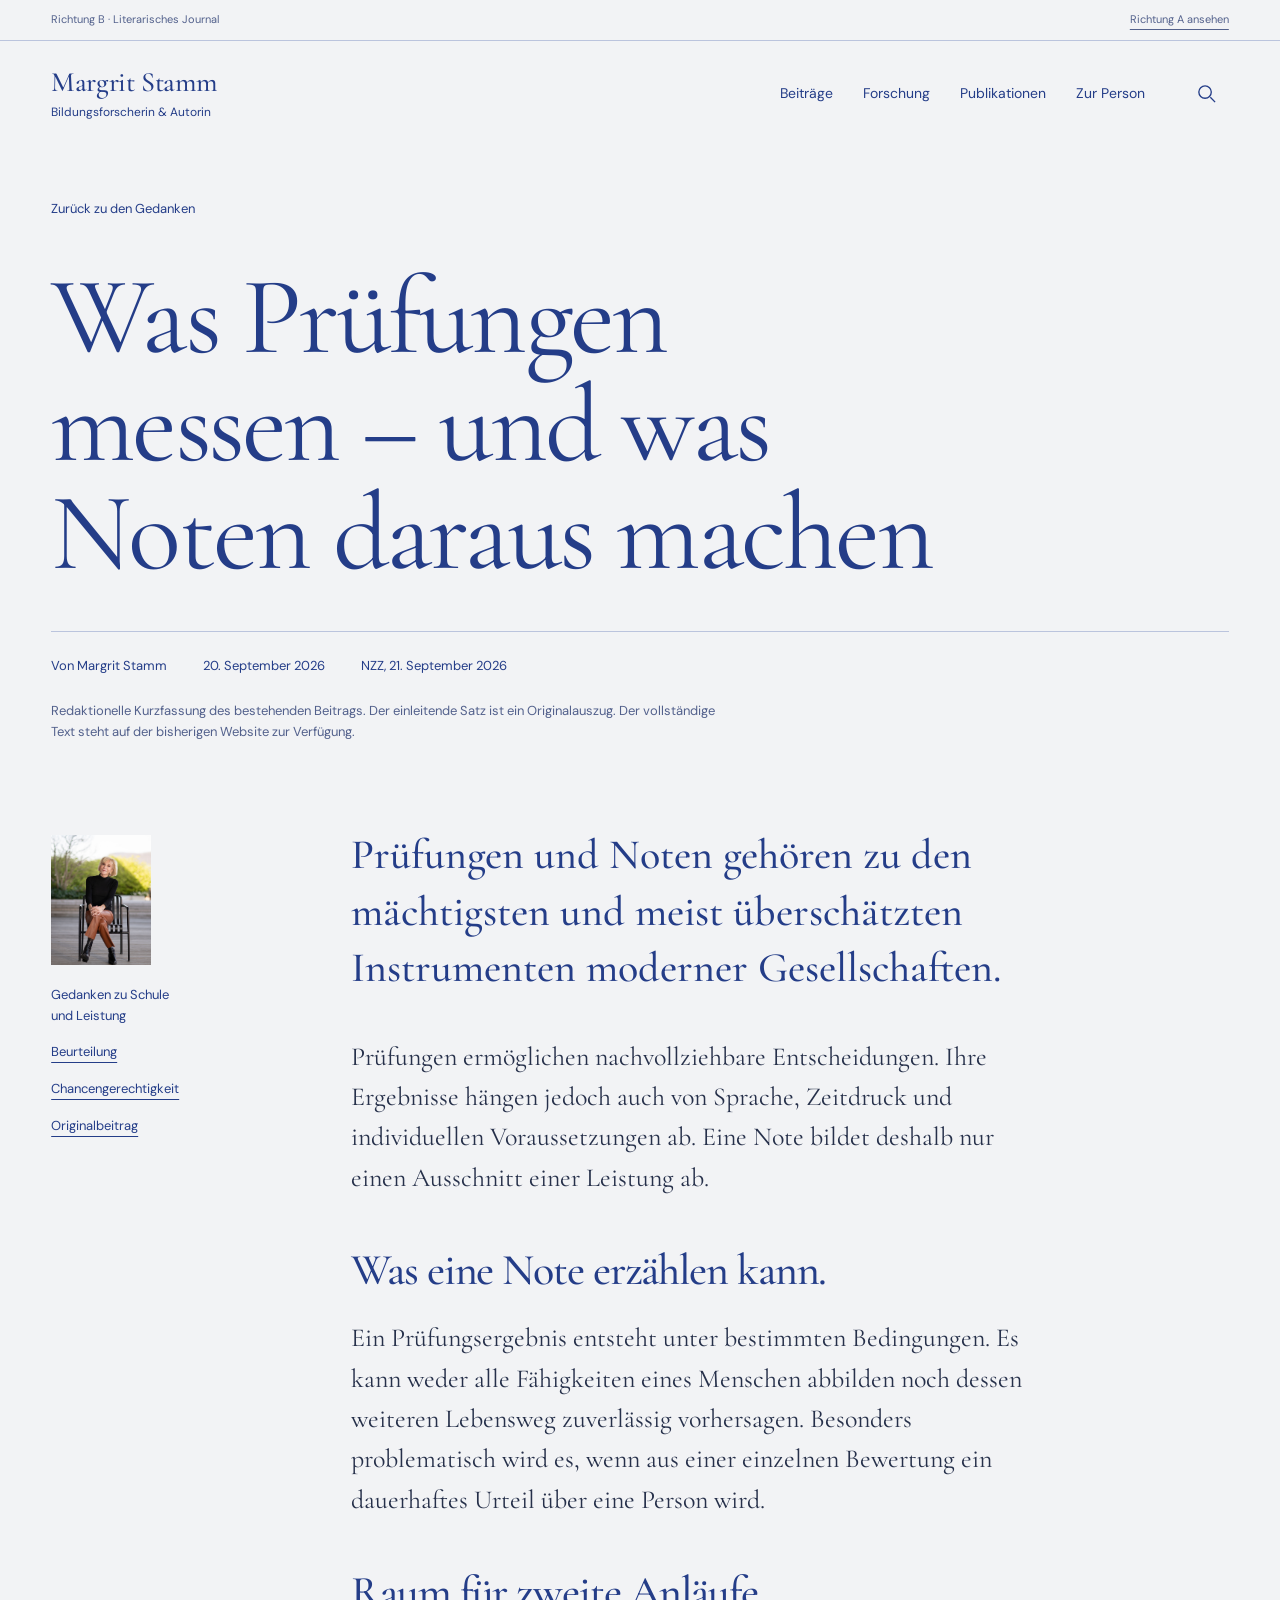
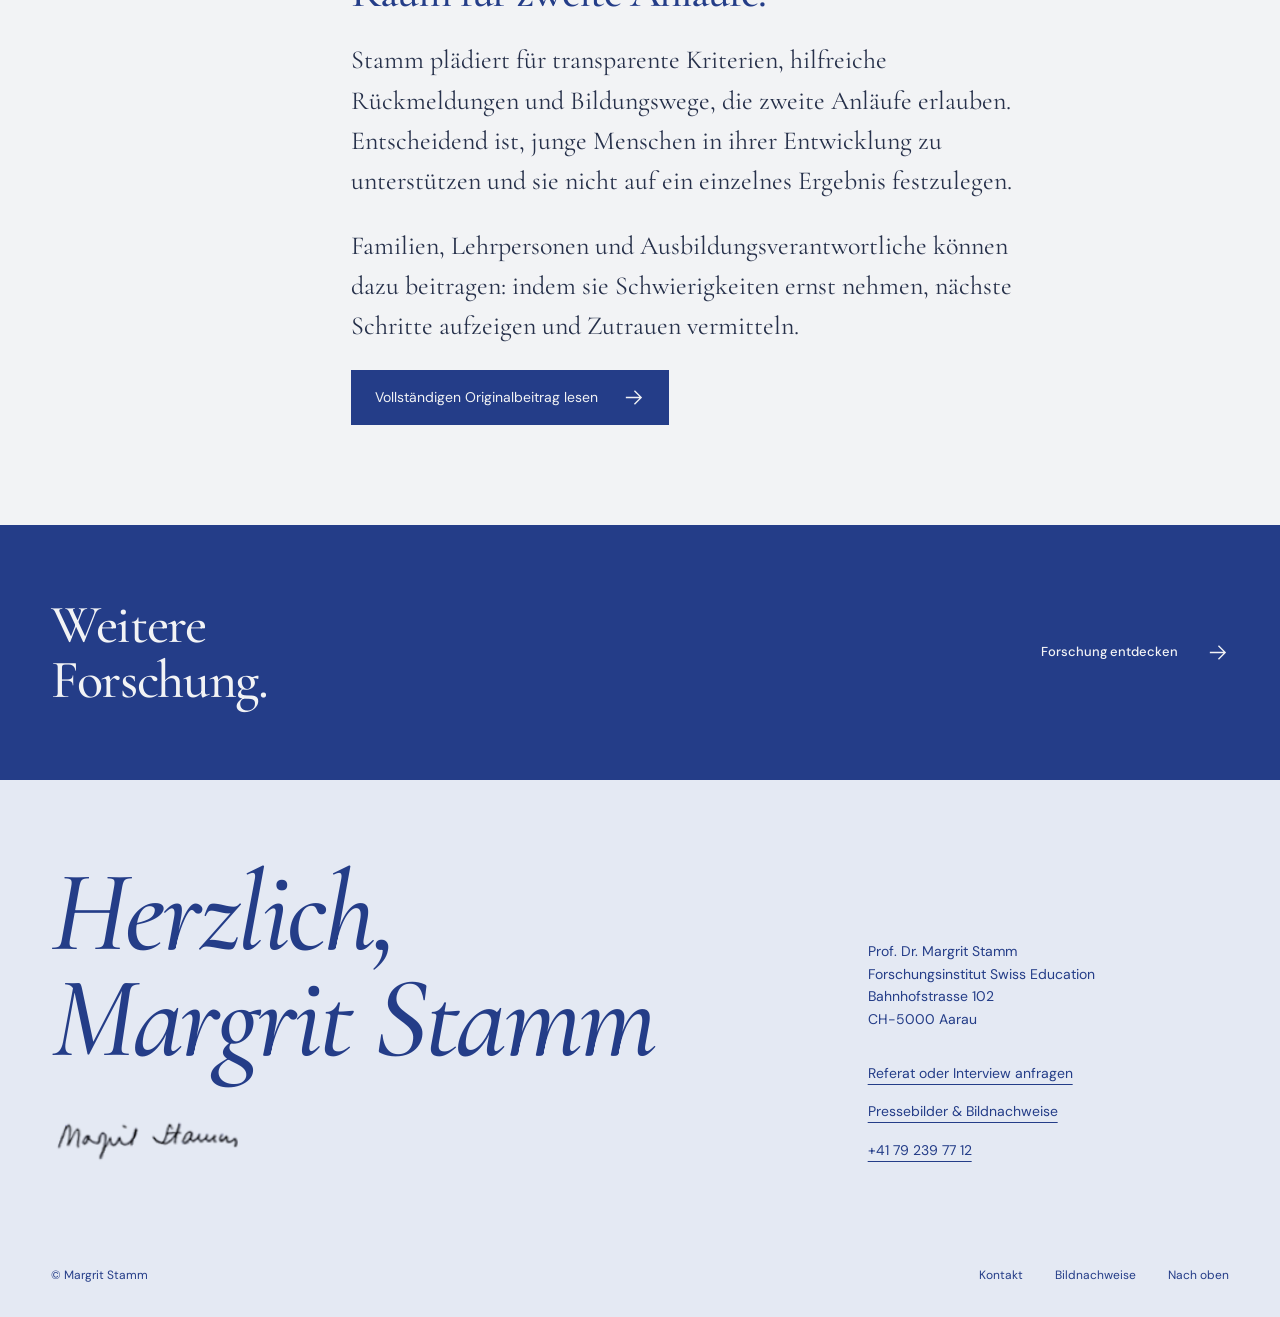
<file: journal/artikel.html>
<!doctype html><html lang="de-CH"><head><meta charset="utf-8"><meta name="robots" content="noindex, nofollow"><meta name="viewport" content="width=device-width, initial-scale=1"><title>Was Prüfungen messen | Margrit Stamm</title><meta name="description" content="Forschung, Gedanken und Perspektiven von Prof. Dr. Margrit Stamm. Bildung, Kindheit und gesellschaftliche Chancen."><link rel="stylesheet" href="../style.css"><script src="app.js" defer></script><link rel="stylesheet" href="../editorial.css?v=studio3"><link rel="stylesheet" href="journal.css?v=2"><link rel="stylesheet" href="../motion.css?v=1"><script src="../motion.js?v=1" defer></script></head><body><div class="proposal-bar">Richtung B · Literarisches Journal <a href="../plakat/artikel.html">Richtung A ansehen</a></div>
<a class="skip" href="#main">Zum Inhalt</a><header class="header wrap"><a class="brand" href="index.html" aria-label="Margrit Stamm, Startseite"><span class="brand-emblem" aria-hidden="true"></span>Margrit Stamm<span>Bildungsforscherin & Autorin</span></a><nav aria-label="Hauptnavigation" id="navigation"><a href="beitraege.html">Beiträge</a><a href="forschung.html">Forschung</a><a href="publikationen.html">Publikationen</a><a href="index.html#person">Zur Person</a></nav><div class="header-actions"><button class="search-toggle icon-button" aria-label="Website durchsuchen"><svg viewBox="0 0 24 24" aria-hidden="true"><circle cx="10.5" cy="10.5" r="6.5"/><path d="m16 16 5 5"/></svg></button><button class="menu-toggle" aria-expanded="false" aria-controls="navigation">Menü</button></div></header>
<main id="main"><div class="article-header wrap"><a class="back" href="index.html#gedanken">Zurück zu den Gedanken</a><h1>Was Prüfungen messen – und was Noten daraus machen</h1><div class="article-meta"><span>Von Margrit Stamm</span><time datetime="2026-09-20">20. September 2026</time><span>NZZ, 21. September 2026</span></div><p class="source-note">Redaktionelle Kurzfassung des bestehenden Beitrags. Der einleitende Satz ist ein Originalauszug. Der vollständige Text steht auf der bisherigen Website zur Verfügung.</p></div><div class="article-layout wrap"><aside class="article-aside"><img src="../assets/portrait.jpg" width="72" height="90" alt="Margrit Stamm"><span>Gedanken zu Schule <br>und Leistung</span><nav aria-label="In diesem Beitrag"><a href="#beurteilung">Beurteilung</a><a href="#chancen">Chancengerechtigkeit</a><a href="#original">Originalbeitrag</a></nav></aside><article class="article-body"><p class="intro">Prüfungen und Noten gehören zu den mächtigsten und meist überschätzten Instrumenten moderner Gesellschaften.</p><p>Prüfungen ermöglichen nachvollziehbare Entscheidungen. Ihre Ergebnisse hängen jedoch auch von Sprache, Zeitdruck und individuellen Voraussetzungen ab. Eine Note bildet deshalb nur einen Ausschnitt einer Leistung ab.</p><h2 id="beurteilung">Was eine Note erzählen kann.</h2><p>Ein Prüfungsergebnis entsteht unter bestimmten Bedingungen. Es kann weder alle Fähigkeiten eines Menschen abbilden noch dessen weiteren Lebensweg zuverlässig vorhersagen. Besonders problematisch wird es, wenn aus einer einzelnen Bewertung ein dauerhaftes Urteil über eine Person wird.</p><h2 id="chancen">Raum für zweite Anläufe.</h2><p>Stamm plädiert für transparente Kriterien, hilfreiche Rückmeldungen und Bildungswege, die zweite Anläufe erlauben. Entscheidend ist, junge Menschen in ihrer Entwicklung zu unterstützen und sie nicht auf ein einzelnes Ergebnis festzulegen.</p><p>Familien, Lehrpersonen und Ausbildungsverantwortliche können dazu beitragen: indem sie Schwierigkeiten ernst nehmen, nächste Schritte aufzeigen und Zutrauen vermitteln.</p><a id="original" class="original" href="https://www.margritstamm.ch/blog/blog-uebersicht-bildung-und-erziehung/entry/was-pruefungen-messen-und-was-noten-daraus-machen-1.html">Vollständigen Originalbeitrag lesen <svg viewBox="0 0 24 24" aria-hidden="true"><path d="M4 12h16M13 5l7 7-7 7"/></svg></a></article></div><section class="article-end"><div class="wrap"><h2>Weitere <br>Forschung.</h2><a class="text-link" href="index.html#forschung">Forschung entdecken <svg viewBox="0 0 24 24" aria-hidden="true"><path d="M4 12h16M13 5l7 7-7 7"/></svg></a></div></section></main><footer id="kontakt" class="footer"><div class="wrap"><div class="footer-top"><div><h2>Herzlich, <br>Margrit Stamm</h2><img class="signature" src="../assets/signature.png" width="161" height="42" alt="Unterschrift von Margrit Stamm"></div><div class="footer-contact"><p>Prof. Dr. Margrit Stamm <br>Forschungsinstitut Swiss Education <br>Bahnhofstrasse 102 <br>CH-5000 Aarau</p><a href="https://www.margritstamm.ch/anfragen-und-pressefotos/anfragen-fuer-referate-und-interviews.html">Referat oder Interview anfragen</a><a href="https://www.margritstamm.ch/anfragen-und-pressefotos/pressefotos.html">Pressebilder & Bildnachweise</a><a href="tel:+41792397712">+41 79 239 77 12</a></div></div><div class="footer-bottom"><span>© Margrit Stamm</span><a href="https://www.margritstamm.ch/kontakt.html">Kontakt</a><button class="credits-toggle">Bildnachweise</button><a href="#main">Nach oben</a></div><p class="credits" hidden>Porträtfotografien: Raffael Waldner. Originalbilder und Unterschrift von margritstamm.ch. Schrift: Cormorant Garamond und DM Sans (Google Fonts).</p></div></footer>
<dialog class="search-dialog" aria-labelledby="search-title"><form method="dialog"><button class="close-search" aria-label="Suche schliessen">Schliessen</button></form><h2 id="search-title">Was beschäftigt Sie?</h2><label for="search">Beiträge und Themen durchsuchen</label><input id="search" type="search" placeholder="Zum Beispiel: Bildung, Noten, Familie" autocomplete="off"><div class="search-results" aria-live="polite"></div></dialog>
</body></html>
</file>
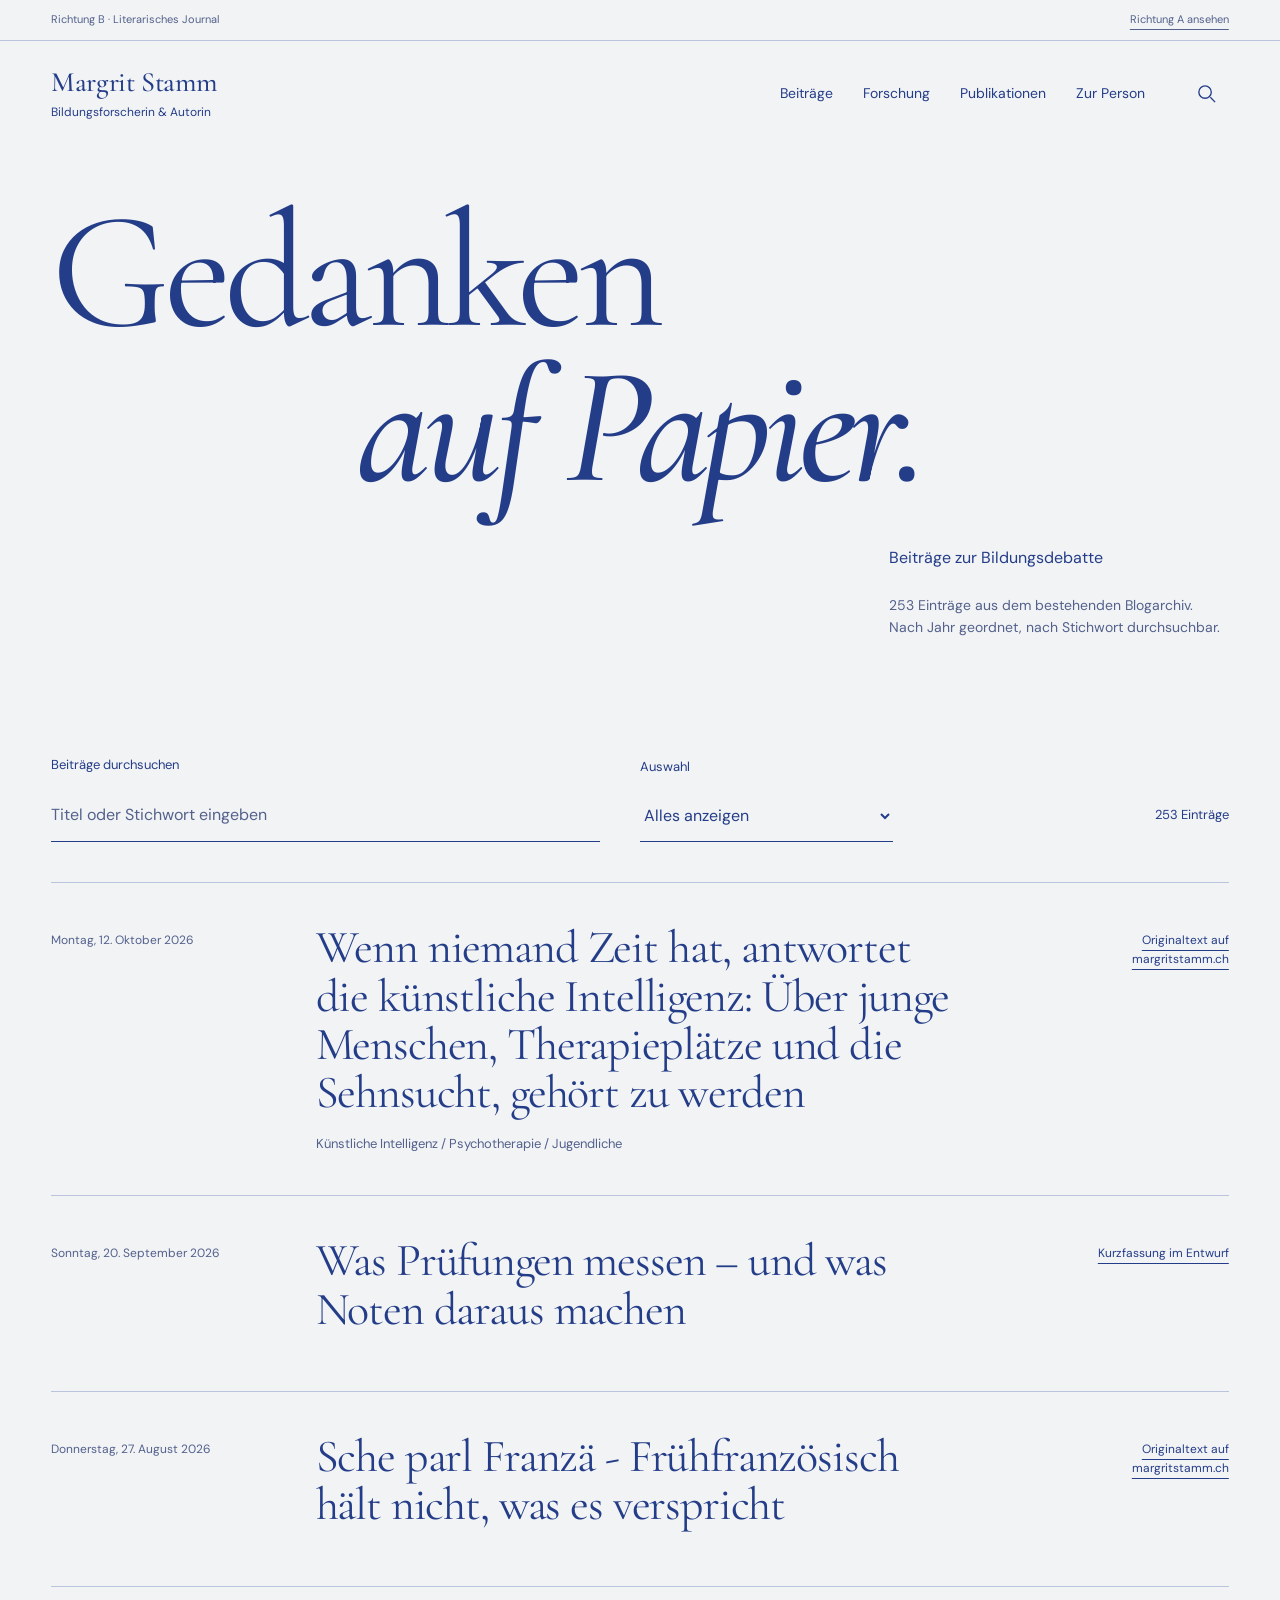
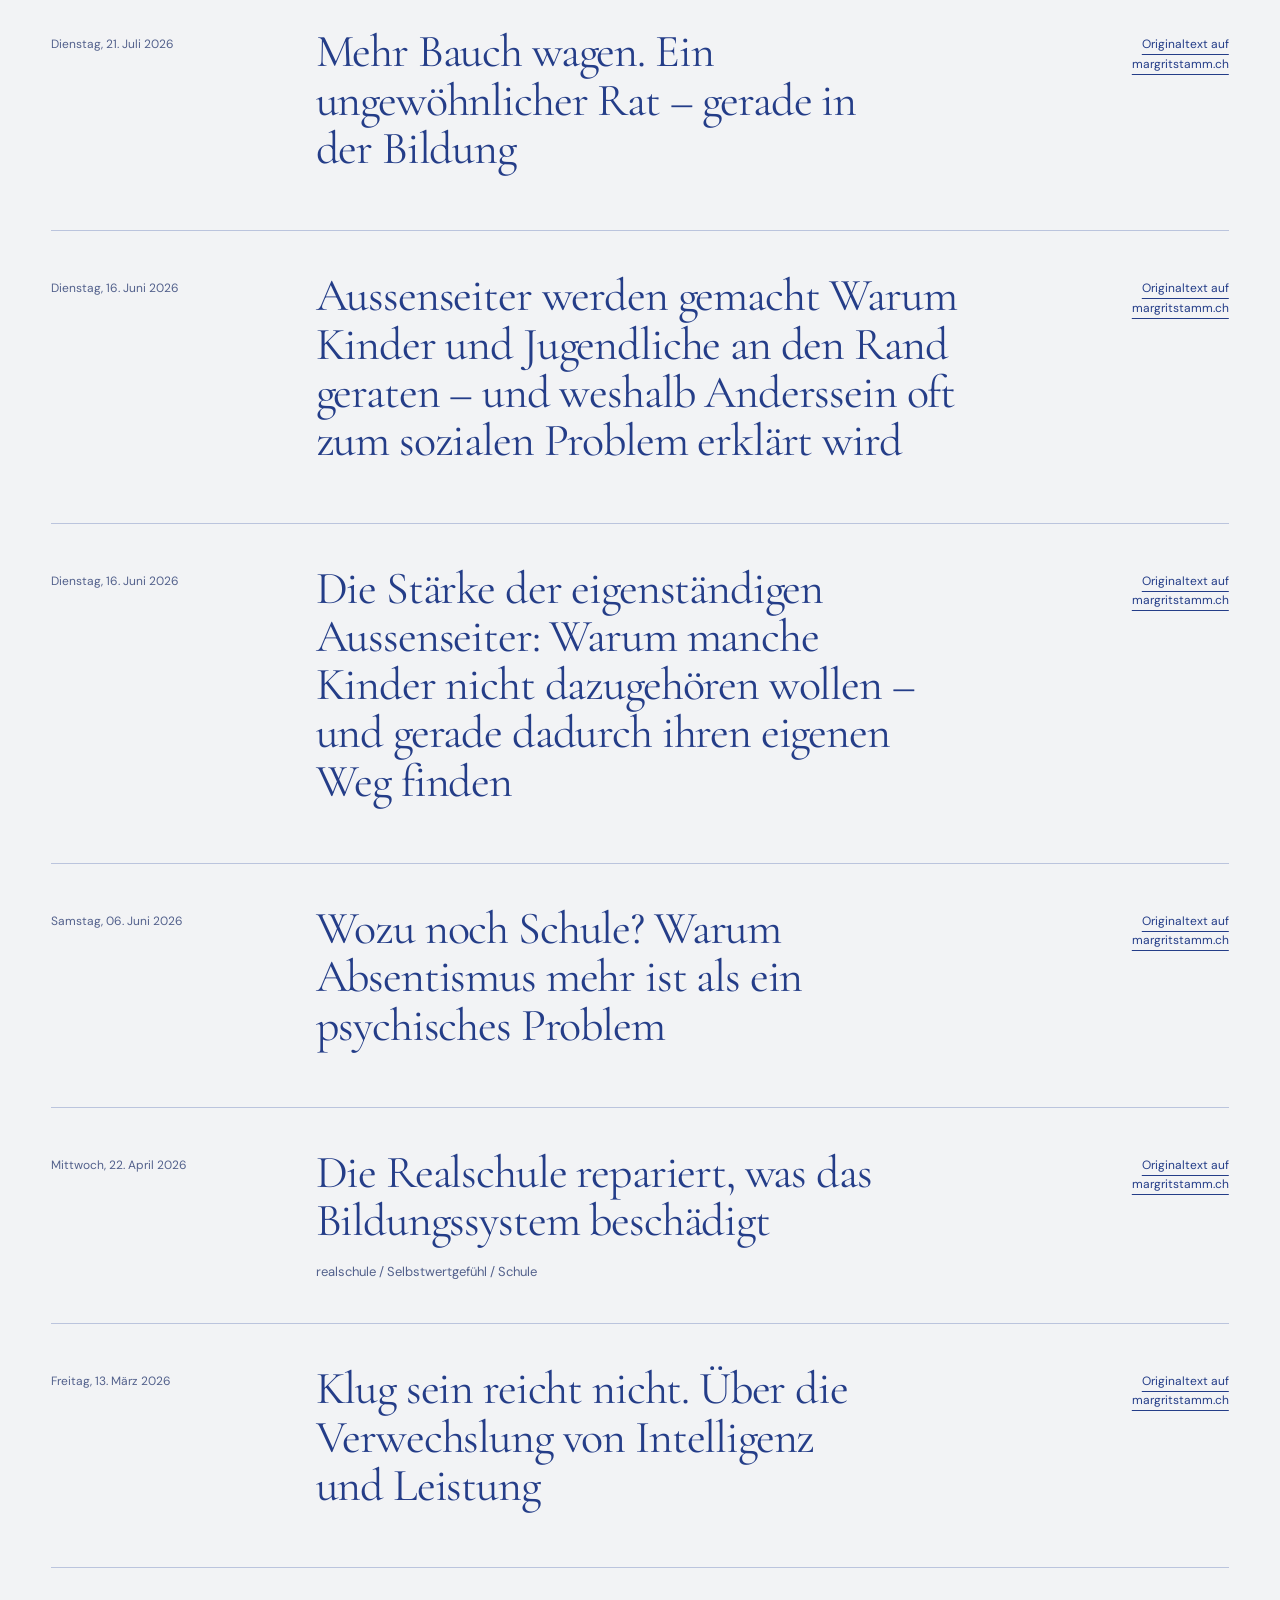
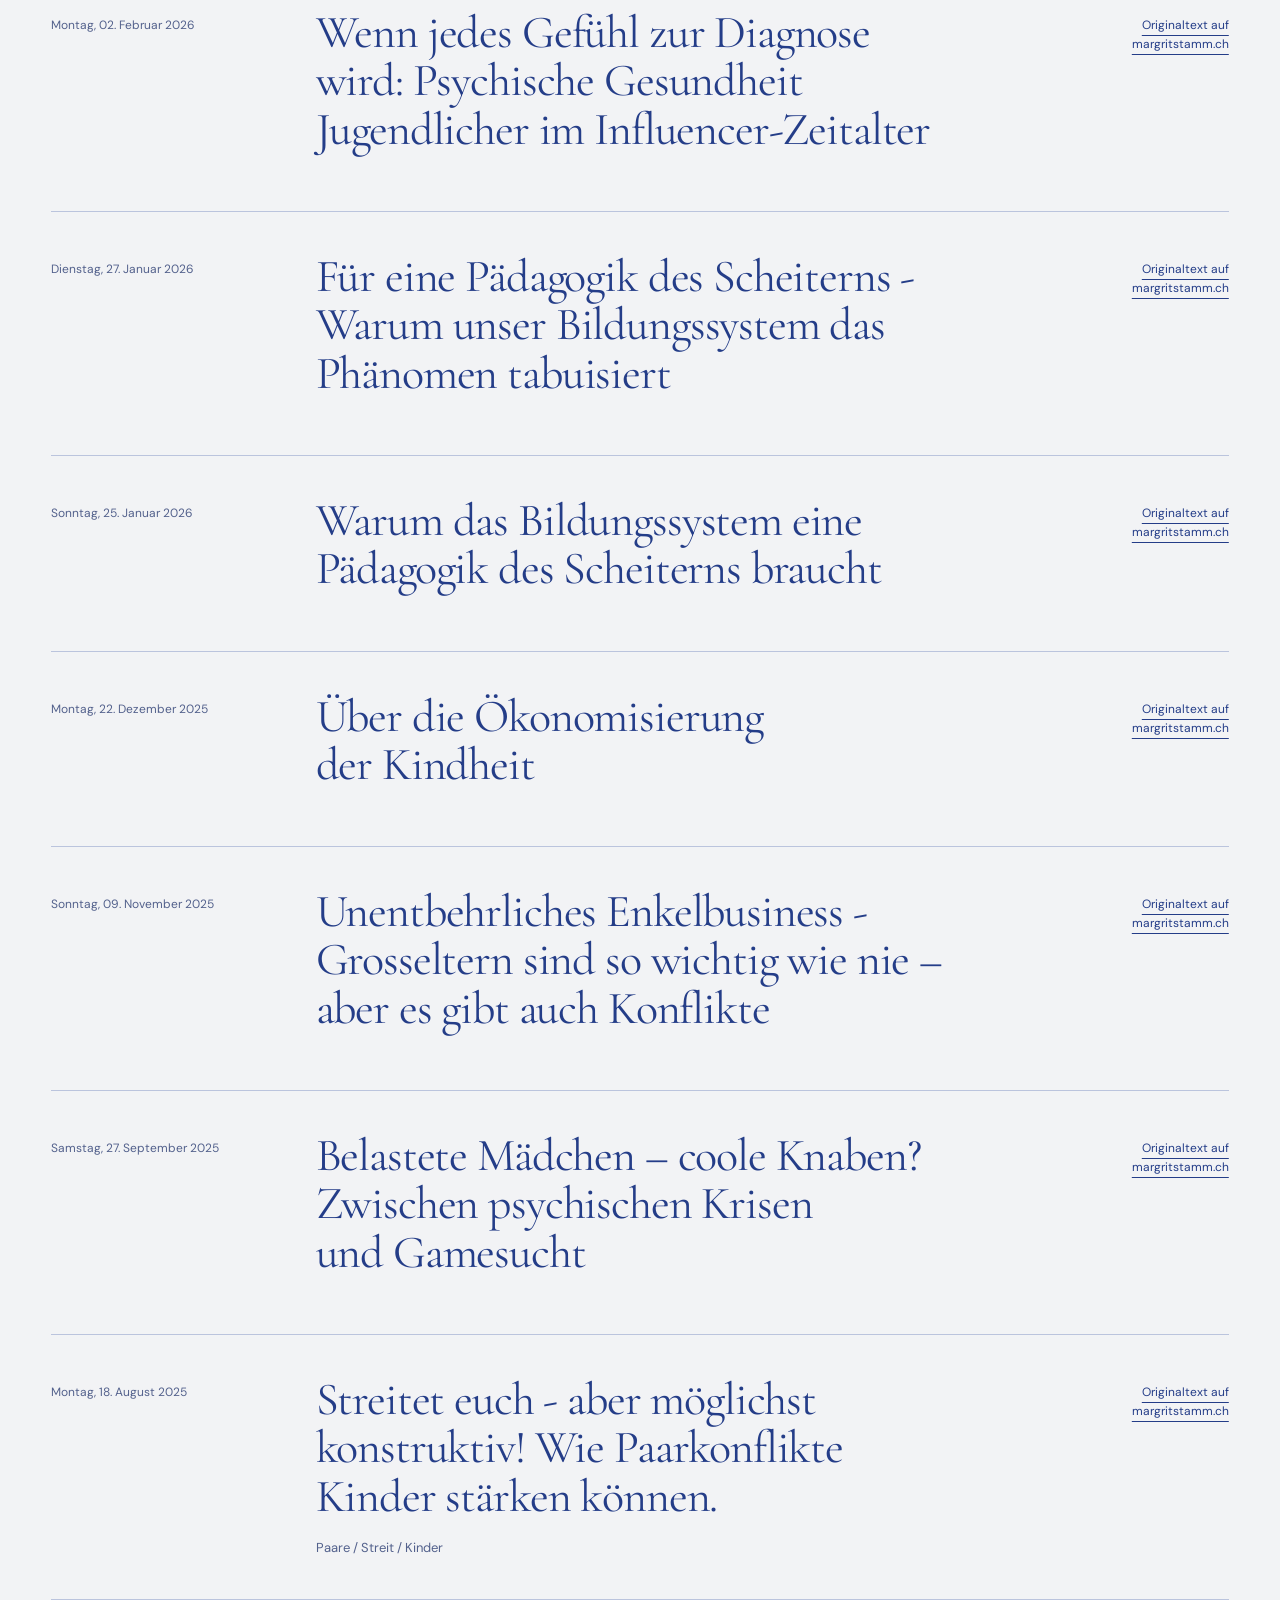
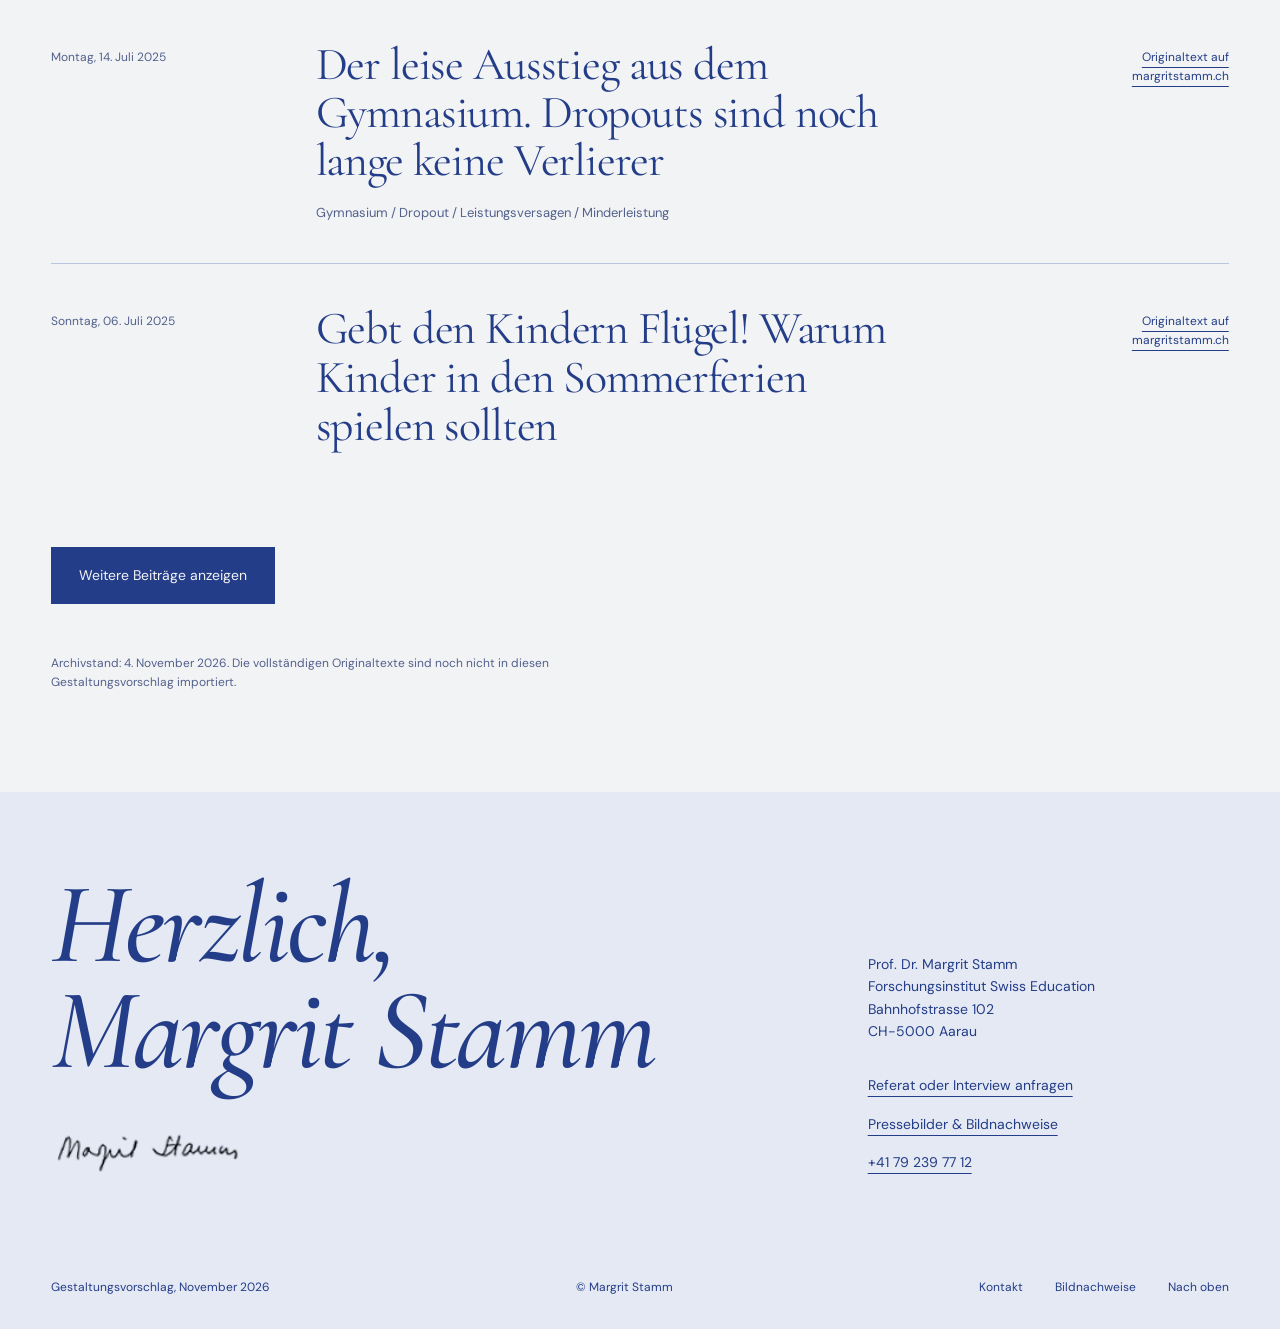
<file: journal/beitraege.html>
<!doctype html><html lang="de-CH"><head><meta charset="utf-8"><meta name="robots" content="noindex, nofollow"><meta name="viewport" content="width=device-width, initial-scale=1"><title>Beiträge | Margrit Stamm</title><meta name="description" content="Forschung, Gedanken und Perspektiven von Prof. Dr. Margrit Stamm. Bildung, Kindheit und gesellschaftliche Chancen."><link rel="stylesheet" href="../style.css"><script src="app.js" defer></script><script src="archive.js" defer></script><link rel="stylesheet" href="../editorial.css?v=studio3"><link rel="stylesheet" href="journal.css?v=2"><link rel="stylesheet" href="../motion.css?v=1"><script src="../motion.js?v=1" defer></script></head><body><div class="proposal-bar">Richtung B · Literarisches Journal <a href="../plakat/beitraege.html">Richtung A ansehen</a></div>
<a class="skip" href="#main">Zum Inhalt</a><header class="header wrap"><a class="brand" href="index.html" aria-label="Margrit Stamm, Startseite"><span class="brand-emblem" aria-hidden="true"></span>Margrit Stamm<span>Bildungsforscherin & Autorin</span></a><nav aria-label="Hauptnavigation" id="navigation"><a href="beitraege.html">Beiträge</a><a href="forschung.html">Forschung</a><a href="publikationen.html">Publikationen</a><a href="index.html#person">Zur Person</a></nav><div class="header-actions"><button class="search-toggle icon-button" aria-label="Website durchsuchen"><svg viewBox="0 0 24 24" aria-hidden="true"><circle cx="10.5" cy="10.5" r="6.5"/><path d="m16 16 5 5"/></svg></button><button class="menu-toggle" aria-expanded="false" aria-controls="navigation">Menü</button></div></header>
<main id="main"><section class="archive-mast wrap"><h1><span>Gedanken</span><em>auf Papier.</em></h1><div><p>Beiträge zur Bildungsdebatte</p><p>253 Einträge aus dem bestehenden Blogarchiv. Nach Jahr geordnet, nach Stichwort durchsuchbar.</p></div></section><section class="wrap archive-section"><div class="archive-controls"><div><label for="archive-search">Beiträge durchsuchen</label><input type="search" id="archive-search" placeholder="Titel oder Stichwort eingeben" autocomplete="off"></div><div><label for="archive-filter">Auswahl</label><select id="archive-filter"><option value="">Alles anzeigen</option><option value="2026">2026</option><option value="2025">2025</option><option value="2024">2024</option><option value="2023">2023</option><option value="2022">2022</option><option value="2021">2021</option><option value="2020">2020</option><option value="2019">2019</option><option value="2018">2018</option><option value="2017">2017</option><option value="2016">2016</option><option value="2015">2015</option><option value="2014">2014</option><option value="2013">2013</option><option value="2012">2012</option></select></div><p id="archive-count" role="status"></p></div><div class="archive-rows"><article class="archive-row" data-category="2026"><time>Montag, 12. Oktober 2026</time><div><h2><a href="https://www.margritstamm.ch/blog/blog-uebersicht-bildung-und-erziehung/entry/wenn-niemand-zeit-hat-antwortet-die-kuenstliche-intelligenz-ueber-junge-menschen-therapieplaetze-und-die-sehnsucht-gehoert-zu-werden.html">Wenn niemand Zeit hat, antwortet die künstliche Intelligenz: Über junge Menschen, Therapieplätze und die Sehnsucht, gehört zu werden</a></h2><p>Künstliche Intelligenz / Psychotherapie / Jugendliche</p></div><a class="archive-action" href="https://www.margritstamm.ch/blog/blog-uebersicht-bildung-und-erziehung/entry/wenn-niemand-zeit-hat-antwortet-die-kuenstliche-intelligenz-ueber-junge-menschen-therapieplaetze-und-die-sehnsucht-gehoert-zu-werden.html">Originaltext auf margritstamm.ch</a></article><article class="archive-row" data-category="2026"><time>Sonntag, 20. September 2026</time><div><h2><a href="artikel.html">Was Prüfungen messen – und was Noten daraus machen</a></h2><p></p></div><a class="archive-action" href="artikel.html">Kurzfassung im Entwurf</a></article><article class="archive-row" data-category="2026"><time>Donnerstag, 27. August 2026</time><div><h2><a href="https://www.margritstamm.ch/blog/blog-uebersicht-bildung-und-erziehung/entry/sche-parl-franzae.html">Sche parl Franzä  - Frühfranzösisch hält nicht, was es verspricht</a></h2><p></p></div><a class="archive-action" href="https://www.margritstamm.ch/blog/blog-uebersicht-bildung-und-erziehung/entry/sche-parl-franzae.html">Originaltext auf margritstamm.ch</a></article><article class="archive-row" data-category="2026"><time>Dienstag, 21. Juli 2026</time><div><h2><a href="https://www.margritstamm.ch/blog/blog-uebersicht-bildung-und-erziehung/entry/mehr-bauch-wagen.html">Mehr Bauch wagen. Ein ungewöhnlicher Rat – gerade in der Bildung</a></h2><p></p></div><a class="archive-action" href="https://www.margritstamm.ch/blog/blog-uebersicht-bildung-und-erziehung/entry/mehr-bauch-wagen.html">Originaltext auf margritstamm.ch</a></article><article class="archive-row" data-category="2026"><time>Dienstag, 16. Juni 2026</time><div><h2><a href="https://www.margritstamm.ch/blog/blog-uebersicht-bildung-und-erziehung/entry/aussenseiter-werden-gemachtwarum-kinder-und-jugendliche-an-den-rand-geraten-und-weshalb-anderssein-oft-zum-sozialen-problem-erklaert-wird.html">Aussenseiter werden gemacht
Warum Kinder und Jugendliche an den Rand geraten – und weshalb Anderssein oft zum sozialen Problem erklärt wird</a></h2><p></p></div><a class="archive-action" href="https://www.margritstamm.ch/blog/blog-uebersicht-bildung-und-erziehung/entry/aussenseiter-werden-gemachtwarum-kinder-und-jugendliche-an-den-rand-geraten-und-weshalb-anderssein-oft-zum-sozialen-problem-erklaert-wird.html">Originaltext auf margritstamm.ch</a></article><article class="archive-row" data-category="2026"><time>Dienstag, 16. Juni 2026</time><div><h2><a href="https://www.margritstamm.ch/blog/blog-uebersicht-bildung-und-erziehung/entry/die-staerke-der-eigenstaendigen-aussenseiter.html">Die Stärke der eigenständigen Aussenseiter:  Warum manche Kinder nicht dazugehören wollen – und gerade dadurch ihren eigenen Weg finden</a></h2><p></p></div><a class="archive-action" href="https://www.margritstamm.ch/blog/blog-uebersicht-bildung-und-erziehung/entry/die-staerke-der-eigenstaendigen-aussenseiter.html">Originaltext auf margritstamm.ch</a></article><article class="archive-row" data-category="2026"><time>Samstag, 06. Juni 2026</time><div><h2><a href="https://www.margritstamm.ch/blog/blog-uebersicht-bildung-und-erziehung/entry/wozu-noch-schule-warum-absentismus-mehr-ist-als-ein-psychisches-problem.html">Wozu noch Schule?
Warum Absentismus mehr ist als ein psychisches Problem</a></h2><p></p></div><a class="archive-action" href="https://www.margritstamm.ch/blog/blog-uebersicht-bildung-und-erziehung/entry/wozu-noch-schule-warum-absentismus-mehr-ist-als-ein-psychisches-problem.html">Originaltext auf margritstamm.ch</a></article><article class="archive-row" data-category="2026"><time>Mittwoch, 22. April 2026</time><div><h2><a href="https://www.margritstamm.ch/blog/blog-uebersicht-bildung-und-erziehung/entry/die-realschule-repariert-was-das.html">Die Realschule repariert, was das Bildungssystem beschädigt</a></h2><p>realschule / Selbstwertgefühl / Schule</p></div><a class="archive-action" href="https://www.margritstamm.ch/blog/blog-uebersicht-bildung-und-erziehung/entry/die-realschule-repariert-was-das.html">Originaltext auf margritstamm.ch</a></article><article class="archive-row" data-category="2026"><time>Freitag, 13. März 2026</time><div><h2><a href="https://www.margritstamm.ch/blog/blog-uebersicht-bildung-und-erziehung/entry/klug-sein-reicht-nicht-ueber-die-verwechslung-von-intelligenz-und-koennen.html">Klug sein reicht nicht. Über die Verwechslung von Intelligenz und Leistung</a></h2><p></p></div><a class="archive-action" href="https://www.margritstamm.ch/blog/blog-uebersicht-bildung-und-erziehung/entry/klug-sein-reicht-nicht-ueber-die-verwechslung-von-intelligenz-und-koennen.html">Originaltext auf margritstamm.ch</a></article><article class="archive-row" data-category="2026"><time>Montag, 02. Februar 2026</time><div><h2><a href="https://www.margritstamm.ch/blog/blog-uebersicht-bildung-und-erziehung/entry/wenn-jedes-gefuehl-zur-diagnose-wird.html">Wenn jedes Gefühl zur Diagnose wird: Psychische Gesundheit Jugendlicher im Influencer-Zeitalter</a></h2><p></p></div><a class="archive-action" href="https://www.margritstamm.ch/blog/blog-uebersicht-bildung-und-erziehung/entry/wenn-jedes-gefuehl-zur-diagnose-wird.html">Originaltext auf margritstamm.ch</a></article><article class="archive-row" data-category="2026"><time>Dienstag, 27. Januar 2026</time><div><h2><a href="https://www.margritstamm.ch/blog/blog-uebersicht-bildung-und-erziehung/entry/eine-paedagogik-des-scheitern-warum-unser-bildungssystem-das-phaenomen-tabuisiert.html">Für eine Pädagogik des Scheiterns - Warum unser Bildungssystem das Phänomen tabuisiert</a></h2><p></p></div><a class="archive-action" href="https://www.margritstamm.ch/blog/blog-uebersicht-bildung-und-erziehung/entry/eine-paedagogik-des-scheitern-warum-unser-bildungssystem-das-phaenomen-tabuisiert.html">Originaltext auf margritstamm.ch</a></article><article class="archive-row" data-category="2026"><time>Sonntag, 25. Januar 2026</time><div><h2><a href="https://www.margritstamm.ch/blog/blog-uebersicht-bildung-und-erziehung/entry/warum-das-bildungssystem-eine-paedagogik-des-scheiterns-braucht.html">Warum das Bildungssystem eine Pädagogik des Scheiterns braucht</a></h2><p></p></div><a class="archive-action" href="https://www.margritstamm.ch/blog/blog-uebersicht-bildung-und-erziehung/entry/warum-das-bildungssystem-eine-paedagogik-des-scheiterns-braucht.html">Originaltext auf margritstamm.ch</a></article><article class="archive-row" data-category="2025"><time>Montag, 22. Dezember 2025</time><div><h2><a href="https://www.margritstamm.ch/blog/blog-uebersicht-bildung-und-erziehung/entry/ueber-die-oekonomisierung-der-kindheit.html">Über die Ökonomisierung der Kindheit</a></h2><p></p></div><a class="archive-action" href="https://www.margritstamm.ch/blog/blog-uebersicht-bildung-und-erziehung/entry/ueber-die-oekonomisierung-der-kindheit.html">Originaltext auf margritstamm.ch</a></article><article class="archive-row" data-category="2025"><time>Sonntag, 09. November 2025</time><div><h2><a href="https://www.margritstamm.ch/blog/blog-uebersicht-bildung-und-erziehung/entry/unentbehrliches-enkelbusiness.html">Unentbehrliches Enkelbusiness - Grosseltern sind so wichtig wie nie – aber es gibt auch Konflikte</a></h2><p></p></div><a class="archive-action" href="https://www.margritstamm.ch/blog/blog-uebersicht-bildung-und-erziehung/entry/unentbehrliches-enkelbusiness.html">Originaltext auf margritstamm.ch</a></article><article class="archive-row" data-category="2025"><time>Samstag, 27. September 2025</time><div><h2><a href="https://www.margritstamm.ch/blog/blog-uebersicht-bildung-und-erziehung/entry/belastete-maedchen-coole-knaben-zwischen-psychischen-krisen-und-gamesucht.html">Belastete Mädchen – coole Knaben? Zwischen psychischen Krisen und Gamesucht</a></h2><p></p></div><a class="archive-action" href="https://www.margritstamm.ch/blog/blog-uebersicht-bildung-und-erziehung/entry/belastete-maedchen-coole-knaben-zwischen-psychischen-krisen-und-gamesucht.html">Originaltext auf margritstamm.ch</a></article><article class="archive-row" data-category="2025"><time>Montag, 18. August 2025</time><div><h2><a href="https://www.margritstamm.ch/blog/blog-uebersicht-bildung-und-erziehung/entry/streitet-euch-aber-moeglichst-konstruktiv.html">Streitet euch - aber möglichst konstruktiv! Wie Paarkonflikte Kinder stärken können.</a></h2><p>Paare / Streit / Kinder</p></div><a class="archive-action" href="https://www.margritstamm.ch/blog/blog-uebersicht-bildung-und-erziehung/entry/streitet-euch-aber-moeglichst-konstruktiv.html">Originaltext auf margritstamm.ch</a></article><article class="archive-row" data-category="2025"><time>Montag, 14. Juli 2025</time><div><h2><a href="https://www.margritstamm.ch/blog/blog-uebersicht-bildung-und-erziehung/entry/der-leise-ausstieg-aus-dem-gymnasium-dropouts-sind-noch-lange-keine-verlierer.html">Der leise Ausstieg aus dem Gymnasium. Dropouts sind noch lange keine Verlierer</a></h2><p>Gymnasium / Dropout / Leistungsversagen / Minderleistung</p></div><a class="archive-action" href="https://www.margritstamm.ch/blog/blog-uebersicht-bildung-und-erziehung/entry/der-leise-ausstieg-aus-dem-gymnasium-dropouts-sind-noch-lange-keine-verlierer.html">Originaltext auf margritstamm.ch</a></article><article class="archive-row" data-category="2025"><time>Sonntag, 06. Juli 2025</time><div><h2><a href="https://www.margritstamm.ch/blog/blog-uebersicht-bildung-und-erziehung/entry/gebt-den-kindern-fluegel-warum-kinder-in-den-sommerferien-spielen-sollten.html">Gebt den Kindern Flügel! Warum Kinder in den Sommerferien spielen sollten</a></h2><p></p></div><a class="archive-action" href="https://www.margritstamm.ch/blog/blog-uebersicht-bildung-und-erziehung/entry/gebt-den-kindern-fluegel-warum-kinder-in-den-sommerferien-spielen-sollten.html">Originaltext auf margritstamm.ch</a></article><article class="archive-row" data-category="2025"><time>Sonntag, 25. Mai 2025</time><div><h2><a href="https://www.margritstamm.ch/blog/blog-uebersicht-bildung-und-erziehung/entry/leer-in-geist-und-seele-ueber-die-bedeutung-der-langeweile.html">Leer in Geist und Seele. Über die Bedeutung der Langeweile</a></h2><p></p></div><a class="archive-action" href="https://www.margritstamm.ch/blog/blog-uebersicht-bildung-und-erziehung/entry/leer-in-geist-und-seele-ueber-die-bedeutung-der-langeweile.html">Originaltext auf margritstamm.ch</a></article><article class="archive-row" data-category="2025"><time>Montag, 14. April 2025</time><div><h2><a href="https://www.margritstamm.ch/blog/blog-uebersicht-bildung-und-erziehung/entry/die-not-der-noten-1.html">Die Not der Noten</a></h2><p></p></div><a class="archive-action" href="https://www.margritstamm.ch/blog/blog-uebersicht-bildung-und-erziehung/entry/die-not-der-noten-1.html">Originaltext auf margritstamm.ch</a></article><article class="archive-row" data-category="2025"><time>Montag, 03. März 2025</time><div><h2><a href="https://www.margritstamm.ch/blog/blog-uebersicht-bildung-und-erziehung/entry/smartphone-kindheiten-wo-liegt-das-problem.html">Smartphone-Kindheiten</a></h2><p></p></div><a class="archive-action" href="https://www.margritstamm.ch/blog/blog-uebersicht-bildung-und-erziehung/entry/smartphone-kindheiten-wo-liegt-das-problem.html">Originaltext auf margritstamm.ch</a></article><article class="archive-row" data-category="2025"><time>Donnerstag, 13. Februar 2025</time><div><h2><a href="https://www.margritstamm.ch/blog/blog-uebersicht-bildung-und-erziehung/entry/der-apfel-faellt-nicht-weit-vom-stamm.html">&quot;Der Apfel fällt nicht weit vom Stamm&quot;. Warum dieses Sprichwort ehrlicher ist als &quot;Jede und jeder ist des eigene Glückes Schmied&quot;</a></h2><p></p></div><a class="archive-action" href="https://www.margritstamm.ch/blog/blog-uebersicht-bildung-und-erziehung/entry/der-apfel-faellt-nicht-weit-vom-stamm.html">Originaltext auf margritstamm.ch</a></article><article class="archive-row" data-category="2025"><time>Montag, 20. Januar 2025</time><div><h2><a href="https://www.margritstamm.ch/blog/blog-uebersicht-bildung-und-erziehung/entry/von-knaben-und-jungen-maennern-sind-sie-das-neue-problemgeschlecht.html">Unsere Schule ist nicht für Knaben gemacht</a></h2><p>Geschlecht</p></div><a class="archive-action" href="https://www.margritstamm.ch/blog/blog-uebersicht-bildung-und-erziehung/entry/von-knaben-und-jungen-maennern-sind-sie-das-neue-problemgeschlecht.html">Originaltext auf margritstamm.ch</a></article><article class="archive-row" data-category="2024"><time>Freitag, 13. Dezember 2024</time><div><h2><a href="https://www.margritstamm.ch/blog/blog-uebersicht-bildung-und-erziehung/entry/die-popularitaet-von-privatschulen-nimmt-zu-sind-oeffentliche-schulen-schlechter.html">Die Popularität von Privatschulen nimmt zu: Sind öffentliche Schulen schlechter?</a></h2><p></p></div><a class="archive-action" href="https://www.margritstamm.ch/blog/blog-uebersicht-bildung-und-erziehung/entry/die-popularitaet-von-privatschulen-nimmt-zu-sind-oeffentliche-schulen-schlechter.html">Originaltext auf margritstamm.ch</a></article><article class="archive-row" data-category="2024"><time>Donnerstag, 12. Dezember 2024</time><div><h2><a href="https://www.margritstamm.ch/blog/blog-uebersicht-bildung-und-erziehung/entry/ich-galt-als-eine-bildungsferne-schuelerin-mit-wenig-potenzial-margrit-stamm-ueber-den-aufstieg-von-arbeiterkindern.html">«Ich galt als eine bildungsferne Schülerin mit wenig Potenzial»: Margrit Stamm über den Aufstieg von Arbeiterkindern</a></h2><p></p></div><a class="archive-action" href="https://www.margritstamm.ch/blog/blog-uebersicht-bildung-und-erziehung/entry/ich-galt-als-eine-bildungsferne-schuelerin-mit-wenig-potenzial-margrit-stamm-ueber-den-aufstieg-von-arbeiterkindern.html">Originaltext auf margritstamm.ch</a></article><article class="archive-row" data-category="2024"><time>Mittwoch, 04. Dezember 2024</time><div><h2><a href="https://www.margritstamm.ch/blog/blog-uebersicht-bildung-und-erziehung/entry/auf-hochleistung-getrimmt-kinder-in-der.html">Auf Hochleistung getrimmt - Kinder in der Optimierungsgesellschaft</a></h2><p></p></div><a class="archive-action" href="https://www.margritstamm.ch/blog/blog-uebersicht-bildung-und-erziehung/entry/auf-hochleistung-getrimmt-kinder-in-der.html">Originaltext auf margritstamm.ch</a></article><article class="archive-row" data-category="2024"><time>Mittwoch, 30. Oktober 2024</time><div><h2><a href="https://www.margritstamm.ch/blog/blog-uebersicht-bildung-und-erziehung/entry/gibt-es-ein-recht-aufs-schulschwaenzen.html">Gibt es ein Recht aufs Schulschwänzen? Jugendliche und ihr zunehmend distanziertes Verhältnis zur Schulpräsenz</a></h2><p>Schulpflicht / Schwänzen / Social Media</p></div><a class="archive-action" href="https://www.margritstamm.ch/blog/blog-uebersicht-bildung-und-erziehung/entry/gibt-es-ein-recht-aufs-schulschwaenzen.html">Originaltext auf margritstamm.ch</a></article><article class="archive-row" data-category="2024"><time>Mittwoch, 11. September 2024</time><div><h2><a href="https://www.margritstamm.ch/blog/blog-uebersicht-bildung-und-erziehung/entry/biss-ist-wichtiger-als-talent.html">Biss ist wichtiger als Talent</a></h2><p></p></div><a class="archive-action" href="https://www.margritstamm.ch/blog/blog-uebersicht-bildung-und-erziehung/entry/biss-ist-wichtiger-als-talent.html">Originaltext auf margritstamm.ch</a></article><article class="archive-row" data-category="2024"><time>Samstag, 03. August 2024</time><div><h2><a href="https://www.margritstamm.ch/blog/blog-uebersicht-bildung-und-erziehung/entry/schwanger-werden-wenn-es-fuer-die-firma-passt-ueber-die-moeglichkeit-den-kinderwunsch-aufs-eis-zu-legen.html">Schwanger werden, wenn es für die Firma passt?
Über die Möglichkeit, den Kinderwunsch aufs Eis zu legen</a></h2><p>Mütter / Beruf / Kinder</p></div><a class="archive-action" href="https://www.margritstamm.ch/blog/blog-uebersicht-bildung-und-erziehung/entry/schwanger-werden-wenn-es-fuer-die-firma-passt-ueber-die-moeglichkeit-den-kinderwunsch-aufs-eis-zu-legen.html">Originaltext auf margritstamm.ch</a></article><article class="archive-row" data-category="2024"><time>Mittwoch, 03. Juli 2024</time><div><h2><a href="https://www.margritstamm.ch/blog/blog-uebersicht-bildung-und-erziehung/entry/bueffeln-in-den-sommerferien.html">Sollen Kinder in den Sommerferien büffeln? Kommt drauf an ...</a></h2><p></p></div><a class="archive-action" href="https://www.margritstamm.ch/blog/blog-uebersicht-bildung-und-erziehung/entry/bueffeln-in-den-sommerferien.html">Originaltext auf margritstamm.ch</a></article><article class="archive-row" data-category="2024"><time>Sonntag, 16. Juni 2024</time><div><h2><a href="https://www.margritstamm.ch/blog/blog-uebersicht-bildung-und-erziehung/entry/[base64].html">Kognitive Hochbegabung gilt heute als Mass der Dinge – dabei wird Intelligenz ebenso überschätzt wie unterschätzt</a></h2><p></p></div><a class="archive-action" href="https://www.margritstamm.ch/blog/blog-uebersicht-bildung-und-erziehung/entry/[base64].html">Originaltext auf margritstamm.ch</a></article><article class="archive-row" data-category="2024"><time>Sonntag, 05. Mai 2024</time><div><h2><a href="https://www.margritstamm.ch/blog/blog-uebersicht-bildung-und-erziehung/entry/das-handy-als-babysitter-die-folgen-des-medienkonsums-fuer-kinder.html">Das Handy als Babysitter: Die Folgen des Medienkonsums für Kinder</a></h2><p>Smartphone / Handy / Eltern / Modelle</p></div><a class="archive-action" href="https://www.margritstamm.ch/blog/blog-uebersicht-bildung-und-erziehung/entry/das-handy-als-babysitter-die-folgen-des-medienkonsums-fuer-kinder.html">Originaltext auf margritstamm.ch</a></article><article class="archive-row" data-category="2024"><time>Sonntag, 07. April 2024</time><div><h2><a href="https://www.margritstamm.ch/blog/blog-uebersicht-bildung-und-erziehung/entry/brauchen-wir-eine-hoehere-gymi-quote.html">Brauchen wir eine höhere Gymi-Quote?</a></h2><p></p></div><a class="archive-action" href="https://www.margritstamm.ch/blog/blog-uebersicht-bildung-und-erziehung/entry/brauchen-wir-eine-hoehere-gymi-quote.html">Originaltext auf margritstamm.ch</a></article><article class="archive-row" data-category="2024"><time>Sonntag, 24. März 2024</time><div><h2><a href="https://www.margritstamm.ch/blog/blog-uebersicht-bildung-und-erziehung/entry/auf-das-berufsimage-kommt-es-anueber-die-schwierige-suche-nach-lehrlingen.html">Auf das Berufsimage kommt es an:
Über die schwierige Suche nach Lehrlingen</a></h2><p></p></div><a class="archive-action" href="https://www.margritstamm.ch/blog/blog-uebersicht-bildung-und-erziehung/entry/auf-das-berufsimage-kommt-es-anueber-die-schwierige-suche-nach-lehrlingen.html">Originaltext auf margritstamm.ch</a></article><article class="archive-row" data-category="2024"><time>Donnerstag, 15. Februar 2024</time><div><h2><a href="https://www.margritstamm.ch/blog/blog-uebersicht-bildung-und-erziehung/entry/versagensaengste-der-tuechtigen.html">Versagensängste der Tüchtigen</a></h2><p></p></div><a class="archive-action" href="https://www.margritstamm.ch/blog/blog-uebersicht-bildung-und-erziehung/entry/versagensaengste-der-tuechtigen.html">Originaltext auf margritstamm.ch</a></article><article class="archive-row" data-category="2024"><time>Mittwoch, 03. Januar 2024</time><div><h2><a href="https://www.margritstamm.ch/blog/blog-uebersicht-bildung-und-erziehung/entry/lieber-ins-buero-als-auf-den-bau-das-verhaeltnis-von-berufswahl-und-prestige.html">Lieber ins Büro als auf den Bau - Das Verhältnis von Berufswahl und Prestige</a></h2><p></p></div><a class="archive-action" href="https://www.margritstamm.ch/blog/blog-uebersicht-bildung-und-erziehung/entry/lieber-ins-buero-als-auf-den-bau-das-verhaeltnis-von-berufswahl-und-prestige.html">Originaltext auf margritstamm.ch</a></article><article class="archive-row" data-category="2023"><time>Mittwoch, 06. Dezember 2023</time><div><h2><a href="https://www.margritstamm.ch/blog/blog-uebersicht-bildung-und-erziehung/entry/kinder-im-treibhaus-warum-der-muessiggang-vorbei-ist.html">Kinder im Treibhaus - Warum der Müssiggang vorbei ist</a></h2><p>Frühe Förderung / Optimierungsgesellschaft</p></div><a class="archive-action" href="https://www.margritstamm.ch/blog/blog-uebersicht-bildung-und-erziehung/entry/kinder-im-treibhaus-warum-der-muessiggang-vorbei-ist.html">Originaltext auf margritstamm.ch</a></article><article class="archive-row" data-category="2023"><time>Montag, 27. November 2023</time><div><h2><a href="https://www.margritstamm.ch/blog/blog-uebersicht-bildung-und-erziehung/entry/letzte-lektion-liebesentzug-1.html">Letzte Lektion: Liebesentzug</a></h2><p></p></div><a class="archive-action" href="https://www.margritstamm.ch/blog/blog-uebersicht-bildung-und-erziehung/entry/letzte-lektion-liebesentzug-1.html">Originaltext auf margritstamm.ch</a></article><article class="archive-row" data-category="2023"><time>Sonntag, 19. November 2023</time><div><h2><a href="https://www.margritstamm.ch/blog/blog-uebersicht-bildung-und-erziehung/entry/bueezer-kinder-die-es-ans-gymnasium-schaffen.html">&quot;Büezer Kinder&quot;, die es ans Gymnasium schaffen</a></h2><p></p></div><a class="archive-action" href="https://www.margritstamm.ch/blog/blog-uebersicht-bildung-und-erziehung/entry/bueezer-kinder-die-es-ans-gymnasium-schaffen.html">Originaltext auf margritstamm.ch</a></article><article class="archive-row" data-category="2023"><time>Samstag, 21. Oktober 2023</time><div><h2><a href="https://www.margritstamm.ch/blog/blog-uebersicht-bildung-und-erziehung/entry/wer-hart-arbeitet-kann-alles-erreichen-wirklich.html">Wer hart arbeitet, kann alles erreichen - wirklich?</a></h2><p></p></div><a class="archive-action" href="https://www.margritstamm.ch/blog/blog-uebersicht-bildung-und-erziehung/entry/wer-hart-arbeitet-kann-alles-erreichen-wirklich.html">Originaltext auf margritstamm.ch</a></article><article class="archive-row" data-category="2023"><time>Freitag, 29. September 2023</time><div><h2><a href="https://www.margritstamm.ch/blog/blog-uebersicht-bildung-und-erziehung/entry/die-noete-des-weiblichen-geschlechts-mit-der-mathematik-ueber-geschlechterklischees-und-selbstzweifel.html">Die Nöte des weiblichen Geschlechts mit Mathematik - Über Geschlechterklischees und Selbstzweifel</a></h2><p></p></div><a class="archive-action" href="https://www.margritstamm.ch/blog/blog-uebersicht-bildung-und-erziehung/entry/die-noete-des-weiblichen-geschlechts-mit-der-mathematik-ueber-geschlechterklischees-und-selbstzweifel.html">Originaltext auf margritstamm.ch</a></article><article class="archive-row" data-category="2023"><time>Freitag, 28. Juli 2023</time><div><h2><a href="https://www.margritstamm.ch/blog/blog-uebersicht-bildung-und-erziehung/entry/s-grosi-als-es-1.html">S&#x27;Grosi als &quot;Es&quot;</a></h2><p>Grossmütter / Fürsorge</p></div><a class="archive-action" href="https://www.margritstamm.ch/blog/blog-uebersicht-bildung-und-erziehung/entry/s-grosi-als-es-1.html">Originaltext auf margritstamm.ch</a></article><article class="archive-row" data-category="2023"><time>Donnerstag, 08. Juni 2023</time><div><h2><a href="https://www.margritstamm.ch/blog/blog-uebersicht-bildung-und-erziehung/entry/mach-unbedingt-das-gymi-1-2.html">Mach unbedingt das Gymi!</a></h2><p></p></div><a class="archive-action" href="https://www.margritstamm.ch/blog/blog-uebersicht-bildung-und-erziehung/entry/mach-unbedingt-das-gymi-1-2.html">Originaltext auf margritstamm.ch</a></article><article class="archive-row" data-category="2023"><time>Samstag, 20. Mai 2023</time><div><h2><a href="https://www.margritstamm.ch/blog/blog-uebersicht-bildung-und-erziehung/entry/was-sollen-muetter-tun-und-lassen-hintergruende-des-mama-mythos.html">Was sollen Mütter tun und lassen?</a></h2><p></p></div><a class="archive-action" href="https://www.margritstamm.ch/blog/blog-uebersicht-bildung-und-erziehung/entry/was-sollen-muetter-tun-und-lassen-hintergruende-des-mama-mythos.html">Originaltext auf margritstamm.ch</a></article><article class="archive-row" data-category="2023"><time>Freitag, 21. April 2023</time><div><h2><a href="https://www.margritstamm.ch/blog/blog-uebersicht-bildung-und-erziehung/entry/der-druck-zum-mittelmass-wie-buben-mit-den-maennlichen-geschlechtsstereotypien-umgehen-teil-ii.html">Der Druck zum Mittelmass Wie Buben mit den männlichen Geschlechtsstereotypien umgehen (Teil II)</a></h2><p></p></div><a class="archive-action" href="https://www.margritstamm.ch/blog/blog-uebersicht-bildung-und-erziehung/entry/der-druck-zum-mittelmass-wie-buben-mit-den-maennlichen-geschlechtsstereotypien-umgehen-teil-ii.html">Originaltext auf margritstamm.ch</a></article><article class="archive-row" data-category="2023"><time>Freitag, 21. April 2023</time><div><h2><a href="https://www.margritstamm.ch/blog/blog-uebersicht-bildung-und-erziehung/entry/der-druck-zum-mittelmass-wie-knaben-mit-maennlichen-geschlechtsstereotypien-umgehen.html">Der Druck zum Mittelmass Wie Buben mit männlichen Geschlechtsstereotypien umgehen (Teil I)</a></h2><p></p></div><a class="archive-action" href="https://www.margritstamm.ch/blog/blog-uebersicht-bildung-und-erziehung/entry/der-druck-zum-mittelmass-wie-knaben-mit-maennlichen-geschlechtsstereotypien-umgehen.html">Originaltext auf margritstamm.ch</a></article><article class="archive-row" data-category="2023"><time>Montag, 27. März 2023</time><div><h2><a href="https://www.margritstamm.ch/blog/blog-uebersicht-bildung-und-erziehung/entry/bildungsangst-und-abstiegsangst.html">Bildungsangst und Abstiegsangst</a></h2><p></p></div><a class="archive-action" href="https://www.margritstamm.ch/blog/blog-uebersicht-bildung-und-erziehung/entry/bildungsangst-und-abstiegsangst.html">Originaltext auf margritstamm.ch</a></article><article class="archive-row" data-category="2023"><time>Sonntag, 19. März 2023</time><div><h2><a href="https://www.margritstamm.ch/blog/blog-uebersicht-bildung-und-erziehung/entry/dragqueens-im-kindergarten-was-ist-von-bemuehungen-zu-halten-bereits-leine-kinder-vom-fokus.html">Dragqueens im Kindergarten? Was ist von Bemühungen zu halten, bereits kleine Kinder vom Fokus auf «nur» zwei Geschlechter zu befreien?</a></h2><p></p></div><a class="archive-action" href="https://www.margritstamm.ch/blog/blog-uebersicht-bildung-und-erziehung/entry/dragqueens-im-kindergarten-was-ist-von-bemuehungen-zu-halten-bereits-leine-kinder-vom-fokus.html">Originaltext auf margritstamm.ch</a></article><article class="archive-row" data-category="2023"><time>Donnerstag, 16. Februar 2023</time><div><h2><a href="https://www.margritstamm.ch/blog/blog-uebersicht-bildung-und-erziehung/entry/schwaenzen-und-die-haltekraft-von-schulen.html">Schwänzen und die Haltekraft von Schulen</a></h2><p></p></div><a class="archive-action" href="https://www.margritstamm.ch/blog/blog-uebersicht-bildung-und-erziehung/entry/schwaenzen-und-die-haltekraft-von-schulen.html">Originaltext auf margritstamm.ch</a></article><article class="archive-row" data-category="2023"><time>Mittwoch, 18. Januar 2023</time><div><h2><a href="https://www.margritstamm.ch/blog/blog-uebersicht-bildung-und-erziehung/entry/wo-sind-die-goldenen-haende-geblieben-hintergruende-zum-mangel-im-handwerk.html">Wo sind die goldenen Hände geblieben? Hintergründe zum Mangel im Handwerk</a></h2><p></p></div><a class="archive-action" href="https://www.margritstamm.ch/blog/blog-uebersicht-bildung-und-erziehung/entry/wo-sind-die-goldenen-haende-geblieben-hintergruende-zum-mangel-im-handwerk.html">Originaltext auf margritstamm.ch</a></article><article class="archive-row" data-category="2022"><time>Montag, 05. Dezember 2022</time><div><h2><a href="https://www.margritstamm.ch/blog/blog-uebersicht-bildung-und-erziehung/entry/weshalb-paare-nicht-moderner-leben.html">Weshalb manche Paare nicht fortschrittlicher leben</a></h2><p>Geschlecht / Rollen / Familie / Eltern</p></div><a class="archive-action" href="https://www.margritstamm.ch/blog/blog-uebersicht-bildung-und-erziehung/entry/weshalb-paare-nicht-moderner-leben.html">Originaltext auf margritstamm.ch</a></article><article class="archive-row" data-category="2022"><time>Mittwoch, 02. November 2022</time><div><h2><a href="https://www.margritstamm.ch/blog/blog-uebersicht-bildung-und-erziehung/entry/kommen-schlaue-in-der-schule-zu-kurz.html">Kommen Schlaue in der Schule zu kurz?</a></h2><p>Begabung / Therapie</p></div><a class="archive-action" href="https://www.margritstamm.ch/blog/blog-uebersicht-bildung-und-erziehung/entry/kommen-schlaue-in-der-schule-zu-kurz.html">Originaltext auf margritstamm.ch</a></article><article class="archive-row" data-category="2022"><time>Montag, 26. September 2022</time><div><h2><a href="https://www.margritstamm.ch/blog/blog-uebersicht-bildung-und-erziehung/entry/welche-schule-braucht-der-mensch.html">Welche Schule braucht der Mensch?</a></h2><p></p></div><a class="archive-action" href="https://www.margritstamm.ch/blog/blog-uebersicht-bildung-und-erziehung/entry/welche-schule-braucht-der-mensch.html">Originaltext auf margritstamm.ch</a></article><article class="archive-row" data-category="2022"><time>Montag, 26. September 2022</time><div><h2><a href="https://www.margritstamm.ch/blog/blog-uebersicht-bildung-und-erziehung/entry/unsere-leistunggesellschaft-welche-schule-braucht-der-mensch.html">Scheitern dürfen kann auch wertvoll sein</a></h2><p></p></div><a class="archive-action" href="https://www.margritstamm.ch/blog/blog-uebersicht-bildung-und-erziehung/entry/unsere-leistunggesellschaft-welche-schule-braucht-der-mensch.html">Originaltext auf margritstamm.ch</a></article><article class="archive-row" data-category="2022"><time>Donnerstag, 25. August 2022</time><div><h2><a href="https://www.margritstamm.ch/blog/blog-uebersicht-bildung-und-erziehung/entry/frauen-gehoeren-nicht-ins-autogewerbe-maenner-nicht-in-die-kleinkindererziehung.html">Frauen gehören nicht ins Autogewerbe, Männer nicht in die Kleinkindererziehung</a></h2><p></p></div><a class="archive-action" href="https://www.margritstamm.ch/blog/blog-uebersicht-bildung-und-erziehung/entry/frauen-gehoeren-nicht-ins-autogewerbe-maenner-nicht-in-die-kleinkindererziehung.html">Originaltext auf margritstamm.ch</a></article><article class="archive-row" data-category="2022"><time>Freitag, 01. Juli 2022</time><div><h2><a href="https://www.margritstamm.ch/blog/blog-uebersicht-bildung-und-erziehung/entry/wo-sind-die-handwerkerinnen-und-handwerker-geblieben.html">Wo sind die Handwerkerinnen und Handwerker geblieben?</a></h2><p></p></div><a class="archive-action" href="https://www.margritstamm.ch/blog/blog-uebersicht-bildung-und-erziehung/entry/wo-sind-die-handwerkerinnen-und-handwerker-geblieben.html">Originaltext auf margritstamm.ch</a></article><article class="archive-row" data-category="2022"><time>Montag, 13. Juni 2022</time><div><h2><a href="https://www.margritstamm.ch/blog/blog-uebersicht-bildung-und-erziehung/entry/wir-eilen-also-sind-wir.html">Wir eilen, also sind wir.  Was uns Träumerkinder lehren können</a></h2><p></p></div><a class="archive-action" href="https://www.margritstamm.ch/blog/blog-uebersicht-bildung-und-erziehung/entry/wir-eilen-also-sind-wir.html">Originaltext auf margritstamm.ch</a></article><article class="archive-row" data-category="2022"><time>Sonntag, 22. Mai 2022</time><div><h2><a href="https://www.margritstamm.ch/blog/blog-uebersicht-bildung-und-erziehung/entry/die-kleinen-koenige-warum-eine.html">Die kleinen Könige: Wenn Kinder eine Überdosis an Zuwendung und Verherrlichung bekommen</a></h2><p></p></div><a class="archive-action" href="https://www.margritstamm.ch/blog/blog-uebersicht-bildung-und-erziehung/entry/die-kleinen-koenige-warum-eine.html">Originaltext auf margritstamm.ch</a></article><article class="archive-row" data-category="2022"><time>Freitag, 15. April 2022</time><div><h2><a href="https://www.margritstamm.ch/blog/blog-uebersicht-bildung-und-erziehung/entry/ueber-die-abwertung-des-maennlichen.html">Über die Abwertung des Männlichen</a></h2><p></p></div><a class="archive-action" href="https://www.margritstamm.ch/blog/blog-uebersicht-bildung-und-erziehung/entry/ueber-die-abwertung-des-maennlichen.html">Originaltext auf margritstamm.ch</a></article><article class="archive-row" data-category="2022"><time>Sonntag, 20. März 2022</time><div><h2><a href="https://www.margritstamm.ch/blog/blog-uebersicht-bildung-und-erziehung/entry/haende-weg-von-meinem-sonnenschein.html">Hände weg von meinem Sonnenschein. Weshalb manche Frau das familiäre Revier beherrscht</a></h2><p>Mütter / Väter / Bindung</p></div><a class="archive-action" href="https://www.margritstamm.ch/blog/blog-uebersicht-bildung-und-erziehung/entry/haende-weg-von-meinem-sonnenschein.html">Originaltext auf margritstamm.ch</a></article><article class="archive-row" data-category="2022"><time>Dienstag, 15. Februar 2022</time><div><h2><a href="https://www.margritstamm.ch/blog/blog-uebersicht-bildung-und-erziehung/entry/unsere-gesellschaft-braucht-mehr-maennliche-fuersorgearbeit.html">Unsere Gesellschaft braucht mehr männliche Fürsorgearbeit</a></h2><p></p></div><a class="archive-action" href="https://www.margritstamm.ch/blog/blog-uebersicht-bildung-und-erziehung/entry/unsere-gesellschaft-braucht-mehr-maennliche-fuersorgearbeit.html">Originaltext auf margritstamm.ch</a></article><article class="archive-row" data-category="2022"><time>Dienstag, 01. Februar 2022</time><div><h2><a href="https://www.margritstamm.ch/blog/blog-uebersicht-bildung-und-erziehung/entry/eine-ohrfeige-zur-rechten-zeit.html">Eine Ohrfeige zur rechten Zeit?</a></h2><p></p></div><a class="archive-action" href="https://www.margritstamm.ch/blog/blog-uebersicht-bildung-und-erziehung/entry/eine-ohrfeige-zur-rechten-zeit.html">Originaltext auf margritstamm.ch</a></article><article class="archive-row" data-category="2022"><time>Donnerstag, 06. Januar 2022</time><div><h2><a href="https://www.margritstamm.ch/blog/blog-uebersicht-bildung-und-erziehung/entry/der-virologische-tunnelblick-auf-die-pandemie-warum-corona-auch-eine-grosse-soziale-und-emotionale-krise-ist.html">Der virologische Tunnelblick auf die Pandemie - Warum Corona auch eine grosse soziale und emotionale Krise ist</a></h2><p>Pandemie / Corona / Einsamkeit / Resilienz</p></div><a class="archive-action" href="https://www.margritstamm.ch/blog/blog-uebersicht-bildung-und-erziehung/entry/der-virologische-tunnelblick-auf-die-pandemie-warum-corona-auch-eine-grosse-soziale-und-emotionale-krise-ist.html">Originaltext auf margritstamm.ch</a></article><article class="archive-row" data-category="2021"><time>Sonntag, 12. Dezember 2021</time><div><h2><a href="https://www.margritstamm.ch/blog/blog-uebersicht-bildung-und-erziehung/entry/jugendliche-duerfen-auch-scheitern.html">Jugendliche dürfen auch scheitern</a></h2><p>Bildung / Gymnasium / Versagen</p></div><a class="archive-action" href="https://www.margritstamm.ch/blog/blog-uebersicht-bildung-und-erziehung/entry/jugendliche-duerfen-auch-scheitern.html">Originaltext auf margritstamm.ch</a></article><article class="archive-row" data-category="2021"><time>Sonntag, 21. November 2021</time><div><h2><a href="https://www.margritstamm.ch/blog/blog-uebersicht-bildung-und-erziehung/entry/macht-die-feminisierung-der-schule-aus-den-knaben-bildungsverlierer.html">Macht die Feminisierung der Schule aus den Knaben Bildungsverlierer?</a></h2><p>Schule / Feminisierung / Knaben</p></div><a class="archive-action" href="https://www.margritstamm.ch/blog/blog-uebersicht-bildung-und-erziehung/entry/macht-die-feminisierung-der-schule-aus-den-knaben-bildungsverlierer.html">Originaltext auf margritstamm.ch</a></article><article class="archive-row" data-category="2021"><time>Montag, 11. Oktober 2021</time><div><h2><a href="https://www.margritstamm.ch/blog/blog-uebersicht-bildung-und-erziehung/entry/privat-oder-staat.html">Privat- oder Volksschule: Was ist besser?</a></h2><p>Privatschule / Volksschule / Berufsbildung</p></div><a class="archive-action" href="https://www.margritstamm.ch/blog/blog-uebersicht-bildung-und-erziehung/entry/privat-oder-staat.html">Originaltext auf margritstamm.ch</a></article><article class="archive-row" data-category="2021"><time>Sonntag, 26. September 2021</time><div><h2><a href="https://www.margritstamm.ch/blog/blog-uebersicht-bildung-und-erziehung/entry/vermessene-kinder.html">Vermessene Kinder: Warum viele Kinder überdiagnostiziert werden</a></h2><p></p></div><a class="archive-action" href="https://www.margritstamm.ch/blog/blog-uebersicht-bildung-und-erziehung/entry/vermessene-kinder.html">Originaltext auf margritstamm.ch</a></article><article class="archive-row" data-category="2021"><time>Montag, 06. September 2021</time><div><h2><a href="https://www.margritstamm.ch/blog/blog-uebersicht-bildung-und-erziehung/entry/wieviel-mama-und-papa-braucht-das-kind.html">Wieviel Mama und Papa braucht das Kind?</a></h2><p></p></div><a class="archive-action" href="https://www.margritstamm.ch/blog/blog-uebersicht-bildung-und-erziehung/entry/wieviel-mama-und-papa-braucht-das-kind.html">Originaltext auf margritstamm.ch</a></article><article class="archive-row" data-category="2021"><time>Mittwoch, 14. Juli 2021</time><div><h2><a href="https://www.margritstamm.ch/blog/blog-uebersicht-bildung-und-erziehung/entry/sexy-mamas-und-papas-schadet-das-der-teenagerseele.html">Sexy Mamas und Papas. Nimmt die Teenagerseele dadurch Schaden?</a></h2><p></p></div><a class="archive-action" href="https://www.margritstamm.ch/blog/blog-uebersicht-bildung-und-erziehung/entry/sexy-mamas-und-papas-schadet-das-der-teenagerseele.html">Originaltext auf margritstamm.ch</a></article><article class="archive-row" data-category="2021"><time>Samstag, 26. Juni 2021</time><div><h2><a href="https://www.margritstamm.ch/blog/blog-uebersicht-bildung-und-erziehung/entry/die-hochleistungsgesellschaft-ueberfordert-viele-kinder.html">Die Hochleistungsgesellschaft überfordert viele Kinder</a></h2><p></p></div><a class="archive-action" href="https://www.margritstamm.ch/blog/blog-uebersicht-bildung-und-erziehung/entry/die-hochleistungsgesellschaft-ueberfordert-viele-kinder.html">Originaltext auf margritstamm.ch</a></article><article class="archive-row" data-category="2021"><time>Freitag, 28. Mai 2021</time><div><h2><a href="https://www.margritstamm.ch/blog/blog-uebersicht-bildung-und-erziehung/entry/kleider-machen-leute-warum-der-habitus-es-kindern-aus-arbeitermilieus-schwer-macht-aufzusteigen.html">Kleider machen Leute. Warum der &quot;Habitus&quot; es Kindern aus Arbeitermilieus schwer macht, aufzusteigen</a></h2><p></p></div><a class="archive-action" href="https://www.margritstamm.ch/blog/blog-uebersicht-bildung-und-erziehung/entry/kleider-machen-leute-warum-der-habitus-es-kindern-aus-arbeitermilieus-schwer-macht-aufzusteigen.html">Originaltext auf margritstamm.ch</a></article><article class="archive-row" data-category="2021"><time>Dienstag, 18. Mai 2021</time><div><h2><a href="https://www.margritstamm.ch/blog/blog-uebersicht-bildung-und-erziehung/entry/macht-corona-spiessige-tugenden-zu-lebenskompetenzen.html">Macht Corona spiessige Tugenden zu Lebenskompetenzen?</a></h2><p></p></div><a class="archive-action" href="https://www.margritstamm.ch/blog/blog-uebersicht-bildung-und-erziehung/entry/macht-corona-spiessige-tugenden-zu-lebenskompetenzen.html">Originaltext auf margritstamm.ch</a></article><article class="archive-row" data-category="2021"><time>Freitag, 07. Mai 2021</time><div><h2><a href="https://www.margritstamm.ch/blog/blog-uebersicht-bildung-und-erziehung/entry/das-gymnasium-als-privileg-der-schichten-die-schon-bildung-haben.html">Das Gymnasium als Privileg der Schichten, die schon Bildung haben</a></h2><p>Gymnasium / Durchlässigkeit / Bildungsentscheidungen / soziale Schicht</p></div><a class="archive-action" href="https://www.margritstamm.ch/blog/blog-uebersicht-bildung-und-erziehung/entry/das-gymnasium-als-privileg-der-schichten-die-schon-bildung-haben.html">Originaltext auf margritstamm.ch</a></article><article class="archive-row" data-category="2021"><time>Freitag, 07. Mai 2021</time><div><h2><a href="https://www.margritstamm.ch/blog/blog-uebersicht-bildung-und-erziehung/entry/drei-schritte-fuer-den-bildungsaufstieg.html">Drei Schritte für den Bildungsaufstieg</a></h2><p>Arbeiterkinder / Bildungsaufstieg / Noten / Chancengleichheit / Chancengerechtigkeit</p></div><a class="archive-action" href="https://www.margritstamm.ch/blog/blog-uebersicht-bildung-und-erziehung/entry/drei-schritte-fuer-den-bildungsaufstieg.html">Originaltext auf margritstamm.ch</a></article><article class="archive-row" data-category="2021"><time>Dienstag, 06. April 2021</time><div><h2><a href="https://www.margritstamm.ch/blog/blog-uebersicht-bildung-und-erziehung/entry/das-studium-als-statussymbol.html">Das Studium als Statussymbol</a></h2><p>Studium / Akademisierung / Berufsbildung</p></div><a class="archive-action" href="https://www.margritstamm.ch/blog/blog-uebersicht-bildung-und-erziehung/entry/das-studium-als-statussymbol.html">Originaltext auf margritstamm.ch</a></article><article class="archive-row" data-category="2021"><time>Samstag, 20. März 2021</time><div><h2><a href="https://www.margritstamm.ch/blog/blog-uebersicht-bildung-und-erziehung/entry/schulpflicht-in-windeln-1.html">Schulpflicht in Windeln?</a></h2><p></p></div><a class="archive-action" href="https://www.margritstamm.ch/blog/blog-uebersicht-bildung-und-erziehung/entry/schulpflicht-in-windeln-1.html">Originaltext auf margritstamm.ch</a></article><article class="archive-row" data-category="2021"><time>Sonntag, 28. Februar 2021</time><div><h2><a href="https://www.margritstamm.ch/blog/blog-uebersicht-bildung-und-erziehung/entry/schickt-corona-die-frauen-zurueck-an-den-herd.html">Schickt Corona die Frauen zurück an den Herd?</a></h2><p></p></div><a class="archive-action" href="https://www.margritstamm.ch/blog/blog-uebersicht-bildung-und-erziehung/entry/schickt-corona-die-frauen-zurueck-an-den-herd.html">Originaltext auf margritstamm.ch</a></article><article class="archive-row" data-category="2021"><time>Sonntag, 24. Januar 2021</time><div><h2><a href="https://www.margritstamm.ch/blog/blog-uebersicht-bildung-und-erziehung/entry/die-generation-corona-ist-unsere-zukunft.html">Die Generation Corona ist unsere Zukunft!                                                                        Der Preis, den junge Menschen in der Pandemie zahlen, ist zu hoch</a></h2><p></p></div><a class="archive-action" href="https://www.margritstamm.ch/blog/blog-uebersicht-bildung-und-erziehung/entry/die-generation-corona-ist-unsere-zukunft.html">Originaltext auf margritstamm.ch</a></article><article class="archive-row" data-category="2020"><time>Donnerstag, 26. November 2020</time><div><h2><a href="https://www.margritstamm.ch/blog/blog-uebersicht-bildung-und-erziehung/entry/leistungssport-im-treibhaus-und-seine-folgen.html">Leistungssport im Treibhaus - Der Turnskandal in Magglingen wirft zusätzliche Fragen auf</a></h2><p></p></div><a class="archive-action" href="https://www.margritstamm.ch/blog/blog-uebersicht-bildung-und-erziehung/entry/leistungssport-im-treibhaus-und-seine-folgen.html">Originaltext auf margritstamm.ch</a></article><article class="archive-row" data-category="2020"><time>Freitag, 16. Oktober 2020</time><div><h2><a href="https://www.margritstamm.ch/blog/blog-uebersicht-bildung-und-erziehung/entry/mutterliebe-und-mutterinstinkt-kein-rezept-fuer-alle.html">Mutterliebe und Mutterinstinkt: kein Rezept für alle</a></h2><p>Geschlecht / Mütter</p></div><a class="archive-action" href="https://www.margritstamm.ch/blog/blog-uebersicht-bildung-und-erziehung/entry/mutterliebe-und-mutterinstinkt-kein-rezept-fuer-alle.html">Originaltext auf margritstamm.ch</a></article><article class="archive-row" data-category="2020"><time>Sonntag, 04. Oktober 2020</time><div><h2><a href="https://www.margritstamm.ch/blog/blog-uebersicht-bildung-und-erziehung/entry/in-die-hochleistungsgesellschaft-gepusht-das-schwierige-leben-der-kinder-von-denen-man-zuviel-erwartet.html">In die Hochleistungsgesellschaft gepusht: Das schwierige Leben der Kinder, von denen man zu viel erwartet</a></h2><p>Leistungsdruck / Leistungstest / Noten / Bildungssystem / Hochbegabung</p></div><a class="archive-action" href="https://www.margritstamm.ch/blog/blog-uebersicht-bildung-und-erziehung/entry/in-die-hochleistungsgesellschaft-gepusht-das-schwierige-leben-der-kinder-von-denen-man-zuviel-erwartet.html">Originaltext auf margritstamm.ch</a></article><article class="archive-row" data-category="2020"><time>Dienstag, 11. August 2020</time><div><h2><a href="https://www.margritstamm.ch/blog/blog-uebersicht-bildung-und-erziehung/entry/der-vaterschaftsurlaub-als-fundament-fuer-ein-neues-verstaendnis-von-fuersorge-1.html">Der Vaterschaftsurlaub als Fundament für ein neues Verständnis von Fürsorge</a></h2><p></p></div><a class="archive-action" href="https://www.margritstamm.ch/blog/blog-uebersicht-bildung-und-erziehung/entry/der-vaterschaftsurlaub-als-fundament-fuer-ein-neues-verstaendnis-von-fuersorge-1.html">Originaltext auf margritstamm.ch</a></article><article class="archive-row" data-category="2020"><time>Samstag, 08. August 2020</time><div><h2><a href="https://www.margritstamm.ch/blog/blog-uebersicht-bildung-und-erziehung/entry/hauptsache-ich-gedanken-zum-corona-narzissmus.html">Hauptsache Ich?! Gedanken zum Corona-Narzissmus</a></h2><p></p></div><a class="archive-action" href="https://www.margritstamm.ch/blog/blog-uebersicht-bildung-und-erziehung/entry/hauptsache-ich-gedanken-zum-corona-narzissmus.html">Originaltext auf margritstamm.ch</a></article><article class="archive-row" data-category="2020"><time>Dienstag, 21. Juli 2020</time><div><h2><a href="https://www.margritstamm.ch/blog/blog-uebersicht-bildung-und-erziehung/entry/kinder-brauchen-keine-supermuetter-der-mama-mythos-muss-zur-debatte-gestellt-werden.html">Kinder brauchen keine Supermütter: Der Mama-Mythos muss zur Debatte gestellt werden</a></h2><p>Mütter</p></div><a class="archive-action" href="https://www.margritstamm.ch/blog/blog-uebersicht-bildung-und-erziehung/entry/kinder-brauchen-keine-supermuetter-der-mama-mythos-muss-zur-debatte-gestellt-werden.html">Originaltext auf margritstamm.ch</a></article><article class="archive-row" data-category="2020"><time>Freitag, 19. Juni 2020</time><div><h2><a href="https://www.margritstamm.ch/blog/blog-uebersicht-bildung-und-erziehung/entry/diese-lehre-will-ich-nicht-aversionsfaktoren-bei-der-berufswahl.html">Diese Lehre will ich nicht!
Aversionsfaktoren bei der Berufswahl</a></h2><p></p></div><a class="archive-action" href="https://www.margritstamm.ch/blog/blog-uebersicht-bildung-und-erziehung/entry/diese-lehre-will-ich-nicht-aversionsfaktoren-bei-der-berufswahl.html">Originaltext auf margritstamm.ch</a></article><article class="archive-row" data-category="2020"><time>Freitag, 15. Mai 2020</time><div><h2><a href="https://www.margritstamm.ch/blog/blog-uebersicht-bildung-und-erziehung/entry/eine-ode-an-die-langeweile-im-lockdown.html">Eine Ode an die Langeweile im Lockdown</a></h2><p></p></div><a class="archive-action" href="https://www.margritstamm.ch/blog/blog-uebersicht-bildung-und-erziehung/entry/eine-ode-an-die-langeweile-im-lockdown.html">Originaltext auf margritstamm.ch</a></article><article class="archive-row" data-category="2020"><time>Montag, 11. Mai 2020</time><div><h2><a href="https://www.margritstamm.ch/blog/blog-uebersicht-bildung-und-erziehung/entry/die-lehren-aus-dem-lockdown.html">Die Lehren aus dem Lockdown</a></h2><p></p></div><a class="archive-action" href="https://www.margritstamm.ch/blog/blog-uebersicht-bildung-und-erziehung/entry/die-lehren-aus-dem-lockdown.html">Originaltext auf margritstamm.ch</a></article><article class="archive-row" data-category="2020"><time>Sonntag, 05. April 2020</time><div><h2><a href="https://www.margritstamm.ch/blog/blog-uebersicht-bildung-und-erziehung/entry/das-neue-corona-leben-in-der-risikogesellschaft.html">Das neue Corona-Leben in der Risikogesellschaft</a></h2><p></p></div><a class="archive-action" href="https://www.margritstamm.ch/blog/blog-uebersicht-bildung-und-erziehung/entry/das-neue-corona-leben-in-der-risikogesellschaft.html">Originaltext auf margritstamm.ch</a></article><article class="archive-row" data-category="2020"><time>Freitag, 13. März 2020</time><div><h2><a href="https://www.margritstamm.ch/blog/blog-uebersicht-bildung-und-erziehung/entry/hausfrauen-vollzeit-mutterschaft-als-rebellion.html">Hausfrauen: Vollzeit-Mutterschaft als Rebellion?</a></h2><p></p></div><a class="archive-action" href="https://www.margritstamm.ch/blog/blog-uebersicht-bildung-und-erziehung/entry/hausfrauen-vollzeit-mutterschaft-als-rebellion.html">Originaltext auf margritstamm.ch</a></article><article class="archive-row" data-category="2020"><time>Sonntag, 16. Februar 2020</time><div><h2><a href="https://www.margritstamm.ch/blog/blog-uebersicht-bildung-und-erziehung/entry/das-ist-doch-nicht-normal-weshalb-kinder-immer-auffaelliger-werden.html">Das ist doch nicht normal! Weshalb Kinder immer auffälliger werden</a></h2><p>Diagnose / Therapie / Schule</p></div><a class="archive-action" href="https://www.margritstamm.ch/blog/blog-uebersicht-bildung-und-erziehung/entry/das-ist-doch-nicht-normal-weshalb-kinder-immer-auffaelliger-werden.html">Originaltext auf margritstamm.ch</a></article><article class="archive-row" data-category="2020"><time>Freitag, 17. Januar 2020</time><div><h2><a href="https://www.margritstamm.ch/blog/blog-uebersicht-bildung-und-erziehung/entry/die-not-der-noten.html">Die Not der Noten</a></h2><p>Noten</p></div><a class="archive-action" href="https://www.margritstamm.ch/blog/blog-uebersicht-bildung-und-erziehung/entry/die-not-der-noten.html">Originaltext auf margritstamm.ch</a></article><article class="archive-row" data-category="2019"><time>Sonntag, 29. Dezember 2019</time><div><h2><a href="https://www.margritstamm.ch/blog/blog-uebersicht-bildung-und-erziehung/entry/der-verkaufte-sonntag.html">Der verkaufte Sonntag</a></h2><p></p></div><a class="archive-action" href="https://www.margritstamm.ch/blog/blog-uebersicht-bildung-und-erziehung/entry/der-verkaufte-sonntag.html">Originaltext auf margritstamm.ch</a></article><article class="archive-row" data-category="2019"><time>Sonntag, 24. November 2019</time><div><h2><a href="https://www.margritstamm.ch/blog/blog-uebersicht-bildung-und-erziehung/entry/schweigende-maenner-und-entfremdung-der-geschlechter.html">Schweigende Männer und Entfremdung der Geschlechter</a></h2><p></p></div><a class="archive-action" href="https://www.margritstamm.ch/blog/blog-uebersicht-bildung-und-erziehung/entry/schweigende-maenner-und-entfremdung-der-geschlechter.html">Originaltext auf margritstamm.ch</a></article><article class="archive-row" data-category="2019"><time>Samstag, 26. Oktober 2019</time><div><h2><a href="https://www.margritstamm.ch/blog/blog-uebersicht-bildung-und-erziehung/entry/lebenskompetenz-schlaegt-intelligenz-1.html">Lebenskompetenz schlägt Intelligenz</a></h2><p>Intelligenz / Schule / Beruf / Gymnasium</p></div><a class="archive-action" href="https://www.margritstamm.ch/blog/blog-uebersicht-bildung-und-erziehung/entry/lebenskompetenz-schlaegt-intelligenz-1.html">Originaltext auf margritstamm.ch</a></article><article class="archive-row" data-category="2019"><time>Mittwoch, 09. Oktober 2019</time><div><h2><a href="https://www.margritstamm.ch/blog/blog-uebersicht-bildung-und-erziehung/entry/keine-zeit-ich-bin-am-handy-die-abwesende-anwesenheit-von-muettern-und-vaetern.html">Keine Zeit - Ich bin am Handy! Die abwesende Anwesenheit von Müttern und Vätern</a></h2><p>Medien / Smartphone</p></div><a class="archive-action" href="https://www.margritstamm.ch/blog/blog-uebersicht-bildung-und-erziehung/entry/keine-zeit-ich-bin-am-handy-die-abwesende-anwesenheit-von-muettern-und-vaetern.html">Originaltext auf margritstamm.ch</a></article><article class="archive-row" data-category="2019"><time>Freitag, 06. September 2019</time><div><h2><a href="https://www.margritstamm.ch/blog/blog-uebersicht-bildung-und-erziehung/entry/arbeiterkinder-und-ihre-aufstiegsangst.html">Arbeiterkinder und ihre Aufstiegsangst</a></h2><p>Angstkultur / Arbeiterkinder / Gymnasium</p></div><a class="archive-action" href="https://www.margritstamm.ch/blog/blog-uebersicht-bildung-und-erziehung/entry/arbeiterkinder-und-ihre-aufstiegsangst.html">Originaltext auf margritstamm.ch</a></article><article class="archive-row" data-category="2019"><time>Sonntag, 01. September 2019</time><div><h2><a href="https://www.margritstamm.ch/blog/blog-uebersicht-bildung-und-erziehung/entry/wie-ehrgeizig-sollen-muetter-und-vaeter-sein.html">Wie ehrgeizig sollen Mütter und Väter sein?</a></h2><p>Ehrgeiz / Eltern / Lehrkräfte / Schule</p></div><a class="archive-action" href="https://www.margritstamm.ch/blog/blog-uebersicht-bildung-und-erziehung/entry/wie-ehrgeizig-sollen-muetter-und-vaeter-sein.html">Originaltext auf margritstamm.ch</a></article><article class="archive-row" data-category="2019"><time>Montag, 22. Juli 2019</time><div><h2><a href="https://www.margritstamm.ch/blog/blog-uebersicht-bildung-und-erziehung/entry/der-supergirl-komplex.html">Der Supergirl-Komplex</a></h2><p></p></div><a class="archive-action" href="https://www.margritstamm.ch/blog/blog-uebersicht-bildung-und-erziehung/entry/der-supergirl-komplex.html">Originaltext auf margritstamm.ch</a></article><article class="archive-row" data-category="2019"><time>Montag, 24. Juni 2019</time><div><h2><a href="https://www.margritstamm.ch/blog/blog-uebersicht-bildung-und-erziehung/entry/die-digitale-revolution-zwischen-euphorie-und-totalverweigerung.html">Die digitale Revolution zwischen Euphorie und Totalverweigerung</a></h2><p>Digitalisierung / Geschlecht / Ungleichheiten</p></div><a class="archive-action" href="https://www.margritstamm.ch/blog/blog-uebersicht-bildung-und-erziehung/entry/die-digitale-revolution-zwischen-euphorie-und-totalverweigerung.html">Originaltext auf margritstamm.ch</a></article><article class="archive-row" data-category="2019"><time>Freitag, 14. Juni 2019</time><div><h2><a href="https://www.margritstamm.ch/blog/blog-uebersicht-bildung-und-erziehung/entry/frauen-werden-von-klein-auf-zum-selbstzweifel-erzogen.html">Frauen werden von klein auf zum Selbstzweifel erzogen</a></h2><p></p></div><a class="archive-action" href="https://www.margritstamm.ch/blog/blog-uebersicht-bildung-und-erziehung/entry/frauen-werden-von-klein-auf-zum-selbstzweifel-erzogen.html">Originaltext auf margritstamm.ch</a></article><article class="archive-row" data-category="2019"><time>Samstag, 18. Mai 2019</time><div><h2><a href="https://www.margritstamm.ch/blog/blog-uebersicht-bildung-und-erziehung/entry/zur-psychologie-der-ueberleister.html">Zur Psychologie der Überleister</a></h2><p>Begabung / Hochbegabung / Leistungsdruck / Überleistung</p></div><a class="archive-action" href="https://www.margritstamm.ch/blog/blog-uebersicht-bildung-und-erziehung/entry/zur-psychologie-der-ueberleister.html">Originaltext auf margritstamm.ch</a></article><article class="archive-row" data-category="2019"><time>Sonntag, 28. April 2019</time><div><h2><a href="https://www.margritstamm.ch/blog/blog-uebersicht-bildung-und-erziehung/entry/kinder-ihre-talente-und-der-leistungssport.html">Kinder, ihre &quot;Talente&quot; und der Leistungssport:</a></h2><p>Talent / Sport / Leistungsdruck / Überleistung</p></div><a class="archive-action" href="https://www.margritstamm.ch/blog/blog-uebersicht-bildung-und-erziehung/entry/kinder-ihre-talente-und-der-leistungssport.html">Originaltext auf margritstamm.ch</a></article><article class="archive-row" data-category="2019"><time>Sonntag, 07. April 2019</time><div><h2><a href="https://www.margritstamm.ch/blog/blog-uebersicht-bildung-und-erziehung/entry/darf-man-kinder-aus-restaurants-aussperren.html">Darf man Kinder aus Restaurants aussperren?</a></h2><p>Disziplin / Eltern / Kinder</p></div><a class="archive-action" href="https://www.margritstamm.ch/blog/blog-uebersicht-bildung-und-erziehung/entry/darf-man-kinder-aus-restaurants-aussperren.html">Originaltext auf margritstamm.ch</a></article><article class="archive-row" data-category="2019"><time>Montag, 11. März 2019</time><div><h2><a href="https://www.margritstamm.ch/blog/blog-uebersicht-bildung-und-erziehung/entry/mama-ist-die-beste-weshalb-viele-frauen-das-familiaere-revier-beherrschen.html">Mama ist die Beste! Weshalb viele Frauen das familiäre Revier beherrschen</a></h2><p>Mütter / Paare / Väter</p></div><a class="archive-action" href="https://www.margritstamm.ch/blog/blog-uebersicht-bildung-und-erziehung/entry/mama-ist-die-beste-weshalb-viele-frauen-das-familiaere-revier-beherrschen.html">Originaltext auf margritstamm.ch</a></article><article class="archive-row" data-category="2019"><time>Sonntag, 03. Februar 2019</time><div><h2><a href="https://www.margritstamm.ch/blog/blog-uebersicht-bildung-und-erziehung/entry/entscheidet-der-schuleintritt-ueber-das-kindliche-schicksal.html">Entscheidet der Schuleintritt über das kindliche Schicksal?</a></h2><p>Schule / Hochbegabung / Diagnose</p></div><a class="archive-action" href="https://www.margritstamm.ch/blog/blog-uebersicht-bildung-und-erziehung/entry/entscheidet-der-schuleintritt-ueber-das-kindliche-schicksal.html">Originaltext auf margritstamm.ch</a></article><article class="archive-row" data-category="2019"><time>Samstag, 19. Januar 2019</time><div><h2><a href="https://www.margritstamm.ch/blog/blog-uebersicht-bildung-und-erziehung/entry/berufsmeisterschaften-wo-bleiben-die-migranten.html">Berufsmeisterschaften: Wo bleiben die Migranten?</a></h2><p>Beruf / Berufsbildung / Elite</p></div><a class="archive-action" href="https://www.margritstamm.ch/blog/blog-uebersicht-bildung-und-erziehung/entry/berufsmeisterschaften-wo-bleiben-die-migranten.html">Originaltext auf margritstamm.ch</a></article><article class="archive-row" data-category="2019"><time>Sonntag, 06. Januar 2019</time><div><h2><a href="https://www.margritstamm.ch/blog/blog-uebersicht-bildung-und-erziehung/entry/die-diktatur-des-optimierten-kindes.html">Die Diktatur des optimierten Kindes</a></h2><p>Diagnostik / Chancen / Bildungserwartungen / wunderkind</p></div><a class="archive-action" href="https://www.margritstamm.ch/blog/blog-uebersicht-bildung-und-erziehung/entry/die-diktatur-des-optimierten-kindes.html">Originaltext auf margritstamm.ch</a></article><article class="archive-row" data-category="2018"><time>Dienstag, 18. Dezember 2018</time><div><h2><a href="https://www.margritstamm.ch/blog/blog-uebersicht-bildung-und-erziehung/entry/unbeaufsichtigte-kinder-als-moralische-empoerung.html">Unbeaufsichtigte Kinder als moralische Empörung</a></h2><p></p></div><a class="archive-action" href="https://www.margritstamm.ch/blog/blog-uebersicht-bildung-und-erziehung/entry/unbeaufsichtigte-kinder-als-moralische-empoerung.html">Originaltext auf margritstamm.ch</a></article><article class="archive-row" data-category="2018"><time>Dienstag, 27. November 2018</time><div><h2><a href="https://www.margritstamm.ch/blog/blog-uebersicht-bildung-und-erziehung/entry/die-generation-z-eine-herausforderung-fuer-die-berufsbildung.html">Die Generation Z: eine Herausforderung für die Berufsbildung</a></h2><p>Berufsbildung / Betrieb / Social Medias / Überbehütung</p></div><a class="archive-action" href="https://www.margritstamm.ch/blog/blog-uebersicht-bildung-und-erziehung/entry/die-generation-z-eine-herausforderung-fuer-die-berufsbildung.html">Originaltext auf margritstamm.ch</a></article><article class="archive-row" data-category="2018"><time>Sonntag, 14. Oktober 2018</time><div><h2><a href="https://www.margritstamm.ch/blog/blog-uebersicht-bildung-und-erziehung/entry/ist-schulerfolg-unmaennlich-kritische-gedanken-zur-feminisierung-der-schule.html">Ist Schulerfolg unmännlich? Kritische Gedanken zur Feminisierung der Schule</a></h2><p></p></div><a class="archive-action" href="https://www.margritstamm.ch/blog/blog-uebersicht-bildung-und-erziehung/entry/ist-schulerfolg-unmaennlich-kritische-gedanken-zur-feminisierung-der-schule.html">Originaltext auf margritstamm.ch</a></article><article class="archive-row" data-category="2018"><time>Freitag, 28. September 2018</time><div><h2><a href="https://www.margritstamm.ch/blog/blog-uebersicht-bildung-und-erziehung/entry/ob-reich-oder-arm-jede-familie-lebt-in-der-risikogesellschaft.html">Ob reich oder arm: Jede Familie lebt in der Risikogesellschaft</a></h2><p>Diagnostik / Familie / Kinder / risik / Risiko</p></div><a class="archive-action" href="https://www.margritstamm.ch/blog/blog-uebersicht-bildung-und-erziehung/entry/ob-reich-oder-arm-jede-familie-lebt-in-der-risikogesellschaft.html">Originaltext auf margritstamm.ch</a></article><article class="archive-row" data-category="2018"><time>Montag, 27. August 2018</time><div><h2><a href="https://www.margritstamm.ch/blog/blog-uebersicht-bildung-und-erziehung/entry/maengelvaeter-ueber-die-falsche-strategie-vollzeitler-gegen-teilzeitler-auszuspielen.html">Mängelväter: Über die falsche Strategie, Vollzeitler gegen Teilzeitler auszuspielen</a></h2><p>Väter / Paare / Familie</p></div><a class="archive-action" href="https://www.margritstamm.ch/blog/blog-uebersicht-bildung-und-erziehung/entry/maengelvaeter-ueber-die-falsche-strategie-vollzeitler-gegen-teilzeitler-auszuspielen.html">Originaltext auf margritstamm.ch</a></article><article class="archive-row" data-category="2018"><time>Samstag, 11. August 2018</time><div><h2><a href="https://www.margritstamm.ch/blog/blog-uebersicht-bildung-und-erziehung/entry/wunderkinder-zwischen-mythos-und-realitaet.html">Wunderkinder zwischen Mythos und Realität</a></h2><p>wunderkind / Frühförderung / Genie</p></div><a class="archive-action" href="https://www.margritstamm.ch/blog/blog-uebersicht-bildung-und-erziehung/entry/wunderkinder-zwischen-mythos-und-realitaet.html">Originaltext auf margritstamm.ch</a></article><article class="archive-row" data-category="2018"><time>Montag, 30. Juli 2018</time><div><h2><a href="https://www.margritstamm.ch/blog/blog-uebersicht-bildung-und-erziehung/entry/neue-vaeter-brauchen-neue-muetter-das-eine-ist-ohne-das-andere-nicht-zu-haben.html">Neue Väter brauchen neue Mütter! Das eine ist ohne das andere nicht zu haben</a></h2><p>Väter / Mütter / Familie</p></div><a class="archive-action" href="https://www.margritstamm.ch/blog/blog-uebersicht-bildung-und-erziehung/entry/neue-vaeter-brauchen-neue-muetter-das-eine-ist-ohne-das-andere-nicht-zu-haben.html">Originaltext auf margritstamm.ch</a></article><article class="archive-row" data-category="2018"><time>Freitag, 13. Juli 2018</time><div><h2><a href="https://www.margritstamm.ch/blog/blog-uebersicht-bildung-und-erziehung/entry/der-aerger-mit-dem-laerm-spielender-kinder.html">Der Ärger mit dem Lärm spielender Kinder</a></h2><p></p></div><a class="archive-action" href="https://www.margritstamm.ch/blog/blog-uebersicht-bildung-und-erziehung/entry/der-aerger-mit-dem-laerm-spielender-kinder.html">Originaltext auf margritstamm.ch</a></article><article class="archive-row" data-category="2018"><time>Sonntag, 24. Juni 2018</time><div><h2><a href="https://www.margritstamm.ch/blog/blog-uebersicht-bildung-und-erziehung/entry/kinder-duerfen-auch-nur-durchschnittlich-sein.html">Kinder dürfen auch &quot;nur&quot; durchschnittlich sein</a></h2><p>Hochbegabung / Leistungsdruck / Potenzial</p></div><a class="archive-action" href="https://www.margritstamm.ch/blog/blog-uebersicht-bildung-und-erziehung/entry/kinder-duerfen-auch-nur-durchschnittlich-sein.html">Originaltext auf margritstamm.ch</a></article><article class="archive-row" data-category="2018"><time>Montag, 28. Mai 2018</time><div><h2><a href="https://www.margritstamm.ch/blog/blog-uebersicht-bildung-und-erziehung/entry/muetter-sind-an-allem-schuld-gedanken-zur-ideologie-der-intensiven-mutterschaft.html">Mütter sind an allem schuld! Gedanken zur Ideologie der intensiven Mutterschaft</a></h2><p>Mütter</p></div><a class="archive-action" href="https://www.margritstamm.ch/blog/blog-uebersicht-bildung-und-erziehung/entry/muetter-sind-an-allem-schuld-gedanken-zur-ideologie-der-intensiven-mutterschaft.html">Originaltext auf margritstamm.ch</a></article><article class="archive-row" data-category="2018"><time>Freitag, 18. Mai 2018</time><div><h2><a href="https://www.margritstamm.ch/blog/blog-uebersicht-bildung-und-erziehung/entry/ueberfoerderte-und-ueberforderte-kinder.html">Überförderte und überforderte Kinder</a></h2><p>Perspekt / Potenzial / Überleistung / Eltern / Langsam</p></div><a class="archive-action" href="https://www.margritstamm.ch/blog/blog-uebersicht-bildung-und-erziehung/entry/ueberfoerderte-und-ueberforderte-kinder.html">Originaltext auf margritstamm.ch</a></article><article class="archive-row" data-category="2018"><time>Freitag, 27. April 2018</time><div><h2><a href="https://www.margritstamm.ch/blog/blog-uebersicht-bildung-und-erziehung/entry/schulen-als-leuchttuerme-fuer-mehr-chancengerechtigkeit.html">Schulen als Leuchttürme für mehr Chancengerechtigkeit</a></h2><p>Chancengerechtigkeit / bildungsfern / Familie / Schule</p></div><a class="archive-action" href="https://www.margritstamm.ch/blog/blog-uebersicht-bildung-und-erziehung/entry/schulen-als-leuchttuerme-fuer-mehr-chancengerechtigkeit.html">Originaltext auf margritstamm.ch</a></article><article class="archive-row" data-category="2018"><time>Dienstag, 03. April 2018</time><div><h2><a href="https://www.margritstamm.ch/blog/blog-uebersicht-bildung-und-erziehung/entry/verweichlicht-oder-uebersensibel-gedanken-zur-frustrationstoleranz-junger-menschen.html">Verweichlicht oder übersensibel? Gedanken zur Frustrationstoleranz junger Menschen</a></h2><p></p></div><a class="archive-action" href="https://www.margritstamm.ch/blog/blog-uebersicht-bildung-und-erziehung/entry/verweichlicht-oder-uebersensibel-gedanken-zur-frustrationstoleranz-junger-menschen.html">Originaltext auf margritstamm.ch</a></article><article class="archive-row" data-category="2018"><time>Freitag, 09. März 2018</time><div><h2><a href="https://www.margritstamm.ch/blog/blog-uebersicht-bildung-und-erziehung/entry/das-digitalisierungsmonster-und-seine-ausgeblendeten-auswirkungen.html">Das Digitalisierungsmonster und seine ausgeblendeten Auswirkungen</a></h2><p>Digitalisierung / emotionale Kompetenz</p></div><a class="archive-action" href="https://www.margritstamm.ch/blog/blog-uebersicht-bildung-und-erziehung/entry/das-digitalisierungsmonster-und-seine-ausgeblendeten-auswirkungen.html">Originaltext auf margritstamm.ch</a></article><article class="archive-row" data-category="2018"><time>Dienstag, 13. Februar 2018</time><div><h2><a href="https://www.margritstamm.ch/blog/blog-uebersicht-bildung-und-erziehung/entry/weibliche-talente-haben-es-schwer-in-der-berufsbildung.html">Weibliche Talente haben es schwer in der Berufsbildung</a></h2><p></p></div><a class="archive-action" href="https://www.margritstamm.ch/blog/blog-uebersicht-bildung-und-erziehung/entry/weibliche-talente-haben-es-schwer-in-der-berufsbildung.html">Originaltext auf margritstamm.ch</a></article><article class="archive-row" data-category="2018"><time>Sonntag, 28. Januar 2018</time><div><h2><a href="https://www.margritstamm.ch/blog/blog-uebersicht-bildung-und-erziehung/entry/begabte-minoritaeten.html">Begabte Minoritäten: Fünf Mythen, warum ihr Potenzial übersehen wird</a></h2><p>Begabung / Bildungschancen / Chancen</p></div><a class="archive-action" href="https://www.margritstamm.ch/blog/blog-uebersicht-bildung-und-erziehung/entry/begabte-minoritaeten.html">Originaltext auf margritstamm.ch</a></article><article class="archive-row" data-category="2018"><time>Sonntag, 14. Januar 2018</time><div><h2><a href="https://www.margritstamm.ch/blog/blog-uebersicht-bildung-und-erziehung/entry/anstandslosigkeit-ein-neues-laster-in-zeiten-der-digitalisierung.html">Anstandslosigkeit: ein neues Laster in Zeiten der Digitalisierung</a></h2><p></p></div><a class="archive-action" href="https://www.margritstamm.ch/blog/blog-uebersicht-bildung-und-erziehung/entry/anstandslosigkeit-ein-neues-laster-in-zeiten-der-digitalisierung.html">Originaltext auf margritstamm.ch</a></article><article class="archive-row" data-category="2017"><time>Dienstag, 26. Dezember 2017</time><div><h2><a href="https://www.margritstamm.ch/blog/blog-uebersicht-bildung-und-erziehung/entry/vorbilder-statt-vorsaetze-fuers-2018.html">Vorbilder statt Vorsätze fürs 2018</a></h2><p>Vorbild / Autorität</p></div><a class="archive-action" href="https://www.margritstamm.ch/blog/blog-uebersicht-bildung-und-erziehung/entry/vorbilder-statt-vorsaetze-fuers-2018.html">Originaltext auf margritstamm.ch</a></article><article class="archive-row" data-category="2017"><time>Mittwoch, 06. Dezember 2017</time><div><h2><a href="https://www.margritstamm.ch/blog/blog-uebersicht-bildung-und-erziehung/entry/mint-berufe-und-frauen-fruehes-selbstvertrauen-foerdern.html">MINT-Berufe und Frauen: Frühes Selbstvertrauen fördern!</a></h2><p>Geschlecht / Universität</p></div><a class="archive-action" href="https://www.margritstamm.ch/blog/blog-uebersicht-bildung-und-erziehung/entry/mint-berufe-und-frauen-fruehes-selbstvertrauen-foerdern.html">Originaltext auf margritstamm.ch</a></article><article class="archive-row" data-category="2017"><time>Sonntag, 19. November 2017</time><div><h2><a href="https://www.margritstamm.ch/blog/blog-uebersicht-bildung-und-erziehung/entry/perfektionismus-in-zeiten-der-selbstoptimierung.html">Perfektionismus in Zeiten der Selbstoptimierung</a></h2><p>perfektionismus / leistung</p></div><a class="archive-action" href="https://www.margritstamm.ch/blog/blog-uebersicht-bildung-und-erziehung/entry/perfektionismus-in-zeiten-der-selbstoptimierung.html">Originaltext auf margritstamm.ch</a></article><article class="archive-row" data-category="2017"><time>Mittwoch, 08. November 2017</time><div><h2><a href="https://www.margritstamm.ch/blog/blog-uebersicht-bildung-und-erziehung/entry/der-druck-zum-mittelmass-oder-keiner-will-ein-streber-sein.html">Der Druck zum Mittelmass oder: Keiner will ein Streber sein</a></h2><p>Streber / Einzelgänger</p></div><a class="archive-action" href="https://www.margritstamm.ch/blog/blog-uebersicht-bildung-und-erziehung/entry/der-druck-zum-mittelmass-oder-keiner-will-ein-streber-sein.html">Originaltext auf margritstamm.ch</a></article><article class="archive-row" data-category="2017"><time>Freitag, 20. Oktober 2017</time><div><h2><a href="https://www.margritstamm.ch/blog/blog-uebersicht-bildung-und-erziehung/entry/die-konkurrenz-der-ersatzmuetter-1.html">Wenn die Betreuerin von den Kindern mehr geliebt wird als von der Mutter...</a></h2><p></p></div><a class="archive-action" href="https://www.margritstamm.ch/blog/blog-uebersicht-bildung-und-erziehung/entry/die-konkurrenz-der-ersatzmuetter-1.html">Originaltext auf margritstamm.ch</a></article><article class="archive-row" data-category="2017"><time>Montag, 02. Oktober 2017</time><div><h2><a href="https://www.margritstamm.ch/blog/blog-uebersicht-bildung-und-erziehung/entry/der-tunnelblick-in-der-selektion-von-lehrlingen.html">Der Tunnelblick in der Selektion von Lehrlingen</a></h2><p>Berufsbildung / Lehrlinge / Noten / Potenzial</p></div><a class="archive-action" href="https://www.margritstamm.ch/blog/blog-uebersicht-bildung-und-erziehung/entry/der-tunnelblick-in-der-selektion-von-lehrlingen.html">Originaltext auf margritstamm.ch</a></article><article class="archive-row" data-category="2017"><time>Montag, 18. September 2017</time><div><h2><a href="https://www.margritstamm.ch/blog/blog-uebersicht-bildung-und-erziehung/entry/der-ruhestand-ist-kein-winterschlaf.html">Der Ruhestand ist kein Winterschlaf</a></h2><p>Alter / Altern</p></div><a class="archive-action" href="https://www.margritstamm.ch/blog/blog-uebersicht-bildung-und-erziehung/entry/der-ruhestand-ist-kein-winterschlaf.html">Originaltext auf margritstamm.ch</a></article><article class="archive-row" data-category="2017"><time>Dienstag, 29. August 2017</time><div><h2><a href="https://www.margritstamm.ch/blog/blog-uebersicht-bildung-und-erziehung/entry/elternaengste-und-ihre-auswirkungen.html">Elternängste und ihre Auswirkungen</a></h2><p>Angstkultur / Eltern / Grosseltern</p></div><a class="archive-action" href="https://www.margritstamm.ch/blog/blog-uebersicht-bildung-und-erziehung/entry/elternaengste-und-ihre-auswirkungen.html">Originaltext auf margritstamm.ch</a></article><article class="archive-row" data-category="2017"><time>Samstag, 12. August 2017</time><div><h2><a href="https://www.margritstamm.ch/blog/blog-uebersicht-bildung-und-erziehung/entry/missratene-kinder-wenn-der-nachwuchs-nicht-den-elterlichen-erwartungen-entspricht.html">Missratene Kinder. Wenn der Nachwuchs nicht den elterlichen Erwartungen entspricht</a></h2><p>Akademiker / Misserfolg</p></div><a class="archive-action" href="https://www.margritstamm.ch/blog/blog-uebersicht-bildung-und-erziehung/entry/missratene-kinder-wenn-der-nachwuchs-nicht-den-elterlichen-erwartungen-entspricht.html">Originaltext auf margritstamm.ch</a></article><article class="archive-row" data-category="2017"><time>Sonntag, 16. Juli 2017</time><div><h2><a href="https://www.margritstamm.ch/blog/blog-uebersicht-bildung-und-erziehung/entry/frauen-im-konkurrenzkampf.html">Frauen im Konkurrenzkampf</a></h2><p></p></div><a class="archive-action" href="https://www.margritstamm.ch/blog/blog-uebersicht-bildung-und-erziehung/entry/frauen-im-konkurrenzkampf.html">Originaltext auf margritstamm.ch</a></article><article class="archive-row" data-category="2017"><time>Freitag, 23. Juni 2017</time><div><h2><a href="https://www.margritstamm.ch/blog/blog-uebersicht-bildung-und-erziehung/entry/warum-vaeter-nicht-teilzeit-arbeiten.html">Warum Väter nicht Teilzeit arbeiten</a></h2><p>Partnerschaft / Väter / Vereinbarkeit</p></div><a class="archive-action" href="https://www.margritstamm.ch/blog/blog-uebersicht-bildung-und-erziehung/entry/warum-vaeter-nicht-teilzeit-arbeiten.html">Originaltext auf margritstamm.ch</a></article><article class="archive-row" data-category="2017"><time>Sonntag, 11. Juni 2017</time><div><h2><a href="https://www.margritstamm.ch/blog/blog-uebersicht-bildung-und-erziehung/entry/pruegelknabe-gymnasium.html">Prügelknabe Gymnasium?</a></h2><p>Gymnasium / Eltern / Chancengerechtigkeit</p></div><a class="archive-action" href="https://www.margritstamm.ch/blog/blog-uebersicht-bildung-und-erziehung/entry/pruegelknabe-gymnasium.html">Originaltext auf margritstamm.ch</a></article><article class="archive-row" data-category="2017"><time>Freitag, 19. Mai 2017</time><div><h2><a href="https://www.margritstamm.ch/blog/blog-uebersicht-bildung-und-erziehung/entry/die-luege-der-quality-time.html">Die Lüge der Quality Time</a></h2><p>Familie / Paare / zeit</p></div><a class="archive-action" href="https://www.margritstamm.ch/blog/blog-uebersicht-bildung-und-erziehung/entry/die-luege-der-quality-time.html">Originaltext auf margritstamm.ch</a></article><article class="archive-row" data-category="2017"><time>Sonntag, 30. April 2017</time><div><h2><a href="https://www.margritstamm.ch/blog/blog-uebersicht-bildung-und-erziehung/entry/dinosaurier-dads-in-chefetagen-ihre-negativen-auswirkungen-auf-die-vereinbarkeit-von-familie-und-beruf.html">Dinosaurier Dads in Chefetagen. Ihre negativen Auswirkungen auf die Vereinbarkeit von Familie und Beruf</a></h2><p></p></div><a class="archive-action" href="https://www.margritstamm.ch/blog/blog-uebersicht-bildung-und-erziehung/entry/dinosaurier-dads-in-chefetagen-ihre-negativen-auswirkungen-auf-die-vereinbarkeit-von-familie-und-beruf.html">Originaltext auf margritstamm.ch</a></article><article class="archive-row" data-category="2017"><time>Mittwoch, 12. April 2017</time><div><h2><a href="https://www.margritstamm.ch/blog/blog-uebersicht-bildung-und-erziehung/entry/mach-schon-wir-haben-keine-zeit.html">Mach schon, wir haben keine Zeit!</a></h2><p>Druck / Multitasking / Paare / Stress</p></div><a class="archive-action" href="https://www.margritstamm.ch/blog/blog-uebersicht-bildung-und-erziehung/entry/mach-schon-wir-haben-keine-zeit.html">Originaltext auf margritstamm.ch</a></article><article class="archive-row" data-category="2017"><time>Freitag, 31. März 2017</time><div><h2><a href="https://www.margritstamm.ch/blog/blog-uebersicht-bildung-und-erziehung/entry/der-mythos-vom-kompetenten-saeugling.html">Der Mythos vom kompetenten Säugling</a></h2><p>Kompetenzen / Kinder / Eltern</p></div><a class="archive-action" href="https://www.margritstamm.ch/blog/blog-uebersicht-bildung-und-erziehung/entry/der-mythos-vom-kompetenten-saeugling.html">Originaltext auf margritstamm.ch</a></article><article class="archive-row" data-category="2017"><time>Freitag, 17. März 2017</time><div><h2><a href="https://www.margritstamm.ch/blog/blog-uebersicht-bildung-und-erziehung/entry/haende-weg-von-meinem-kind-weshalb-viele-frauen-das-familiaere-revier-beherrschen.html">Hände weg von meinem Kind! Weshalb viele Frauen das familiäre Revier beherrschen</a></h2><p>Bindung / Haushalt / Mütter / Väter</p></div><a class="archive-action" href="https://www.margritstamm.ch/blog/blog-uebersicht-bildung-und-erziehung/entry/haende-weg-von-meinem-kind-weshalb-viele-frauen-das-familiaere-revier-beherrschen.html">Originaltext auf margritstamm.ch</a></article><article class="archive-row" data-category="2017"><time>Sonntag, 19. Februar 2017</time><div><h2><a href="https://www.margritstamm.ch/blog/blog-uebersicht-bildung-und-erziehung/entry/frauen-und-maenner-im-multitasking-check.html">Frauen und Männer im Multitasking-Check</a></h2><p></p></div><a class="archive-action" href="https://www.margritstamm.ch/blog/blog-uebersicht-bildung-und-erziehung/entry/frauen-und-maenner-im-multitasking-check.html">Originaltext auf margritstamm.ch</a></article><article class="archive-row" data-category="2017"><time>Dienstag, 07. Februar 2017</time><div><h2><a href="https://www.margritstamm.ch/blog/blog-uebersicht-bildung-und-erziehung/entry/der-harte-weg-an-die-spitze.html">Der harte Weg an die Spitze</a></h2><p>Berufsbildung / Eltern / Talent / realschule</p></div><a class="archive-action" href="https://www.margritstamm.ch/blog/blog-uebersicht-bildung-und-erziehung/entry/der-harte-weg-an-die-spitze.html">Originaltext auf margritstamm.ch</a></article><article class="archive-row" data-category="2017"><time>Sonntag, 15. Januar 2017</time><div><h2><a href="https://www.margritstamm.ch/blog/blog-uebersicht-bildung-und-erziehung/entry/ich-will-und-zwar-jetzt-wie-wir-kinder-zu-kleinen-egoisten-erziehen.html">Ich will - und zwar jetzt! Wie wir Kinder zu kleinen Egoisten erziehen</a></h2><p>Förderung / Kompetenzen / emotionale Kompetenz</p></div><a class="archive-action" href="https://www.margritstamm.ch/blog/blog-uebersicht-bildung-und-erziehung/entry/ich-will-und-zwar-jetzt-wie-wir-kinder-zu-kleinen-egoisten-erziehen.html">Originaltext auf margritstamm.ch</a></article><article class="archive-row" data-category="2016"><time>Dienstag, 20. Dezember 2016</time><div><h2><a href="https://www.margritstamm.ch/blog/blog-uebersicht-bildung-und-erziehung/entry/was-haenschen-nicht-lernt-lernt-hans-nimmermehr-weshalb-diese-redewendung-nur-die-halbe-wahrheit-ist-1.html">Was Hänschen nicht lernt, lernt Hans nimmermehr. Weshalb diese Redewendung nur die halbe Wahrheit ist</a></h2><p>Frühförderung / Familie / Frustrationstoleranz / Kompetenzen</p></div><a class="archive-action" href="https://www.margritstamm.ch/blog/blog-uebersicht-bildung-und-erziehung/entry/was-haenschen-nicht-lernt-lernt-hans-nimmermehr-weshalb-diese-redewendung-nur-die-halbe-wahrheit-ist-1.html">Originaltext auf margritstamm.ch</a></article><article class="archive-row" data-category="2016"><time>Sonntag, 27. November 2016</time><div><h2><a href="https://www.margritstamm.ch/blog/blog-uebersicht-bildung-und-erziehung/entry/bankrott-der-maennlichkeit.html">Bankrott der Männlichkeit?</a></h2><p>Sexismus / Gleichstellung / Männer / Geschlecht</p></div><a class="archive-action" href="https://www.margritstamm.ch/blog/blog-uebersicht-bildung-und-erziehung/entry/bankrott-der-maennlichkeit.html">Originaltext auf margritstamm.ch</a></article><article class="archive-row" data-category="2016"><time>Freitag, 11. November 2016</time><div><h2><a href="https://www.margritstamm.ch/blog/blog-uebersicht-bildung-und-erziehung/entry/perfekte-muetter-und-ihre-karrieren.html">Perfekte Mütter und ihre Karrieren</a></h2><p>Mütter / Vereinbarkeit / Karriere / Kinder</p></div><a class="archive-action" href="https://www.margritstamm.ch/blog/blog-uebersicht-bildung-und-erziehung/entry/perfekte-muetter-und-ihre-karrieren.html">Originaltext auf margritstamm.ch</a></article><article class="archive-row" data-category="2016"><time>Sonntag, 30. Oktober 2016</time><div><h2><a href="https://www.margritstamm.ch/blog/blog-uebersicht-bildung-und-erziehung/entry/goldmedaillen-eltern.html">Goldmedaillen-Eltern: Wie Eltern im Sport Superkids schaffen.</a></h2><p>Ehrgeiz / Experten / Talent</p></div><a class="archive-action" href="https://www.margritstamm.ch/blog/blog-uebersicht-bildung-und-erziehung/entry/goldmedaillen-eltern.html">Originaltext auf margritstamm.ch</a></article><article class="archive-row" data-category="2016"><time>Sonntag, 16. Oktober 2016</time><div><h2><a href="https://www.margritstamm.ch/blog/blog-uebersicht-bildung-und-erziehung/entry/nur-das-gymi-ist-gut-genug.html">Nur das Gymi ist gut genug!</a></h2><p>Gymnasium / Talent / Eltern / Bildungspanik / Bildungserwartungen</p></div><a class="archive-action" href="https://www.margritstamm.ch/blog/blog-uebersicht-bildung-und-erziehung/entry/nur-das-gymi-ist-gut-genug.html">Originaltext auf margritstamm.ch</a></article><article class="archive-row" data-category="2016"><time>Sonntag, 02. Oktober 2016</time><div><h2><a href="https://www.margritstamm.ch/blog/blog-uebersicht-bildung-und-erziehung/entry/die-rushhour-entzwerren-wir-brauchen-eine-zeitpolitik-des-lebenslaufes.html">Die Rushhour entzerren! Wir brauchen eine Zeitpolitik des Lebenslaufes</a></h2><p>Familie / Pensionierte</p></div><a class="archive-action" href="https://www.margritstamm.ch/blog/blog-uebersicht-bildung-und-erziehung/entry/die-rushhour-entzwerren-wir-brauchen-eine-zeitpolitik-des-lebenslaufes.html">Originaltext auf margritstamm.ch</a></article><article class="archive-row" data-category="2016"><time>Samstag, 03. September 2016</time><div><h2><a href="https://www.margritstamm.ch/blog/blog-uebersicht-bildung-und-erziehung/entry/was-ist-mit-unseren-lehrlingen-los-tausende-brechen-ab-weshalb-solche-titel-falsch-sind.html">«Was ist mit unseren Lehrlingen los?`Tausende brechen ab» Weshalb solche Titel falsch sind</a></h2><p>Ausbildungsabbruch / Betrieb / Betriebe / Lehrlinge</p></div><a class="archive-action" href="https://www.margritstamm.ch/blog/blog-uebersicht-bildung-und-erziehung/entry/was-ist-mit-unseren-lehrlingen-los-tausende-brechen-ab-weshalb-solche-titel-falsch-sind.html">Originaltext auf margritstamm.ch</a></article><article class="archive-row" data-category="2016"><time>Sonntag, 14. August 2016</time><div><h2><a href="https://www.margritstamm.ch/blog/blog-uebersicht-bildung-und-erziehung/entry/die-realschule-ist-keine-restschule.html">Die Realschule ist keine Restschule!</a></h2><p>Begabungen / Realschüler / Schule</p></div><a class="archive-action" href="https://www.margritstamm.ch/blog/blog-uebersicht-bildung-und-erziehung/entry/die-realschule-ist-keine-restschule.html">Originaltext auf margritstamm.ch</a></article><article class="archive-row" data-category="2016"><time>Dienstag, 19. Juli 2016</time><div><h2><a href="https://www.margritstamm.ch/blog/blog-uebersicht-bildung-und-erziehung/entry/begabtenfoerderung-fuer-die-privilegierten-weshalb-foerderprogramme-oft-ungerecht-sind.html">Begabtenförderung für die Privilegierten. Weshalb Förderprogramme oft ungerecht sind</a></h2><p>Begabung / Förderung / Lehrkräfte / Schule</p></div><a class="archive-action" href="https://www.margritstamm.ch/blog/blog-uebersicht-bildung-und-erziehung/entry/begabtenfoerderung-fuer-die-privilegierten-weshalb-foerderprogramme-oft-ungerecht-sind.html">Originaltext auf margritstamm.ch</a></article><article class="archive-row" data-category="2016"><time>Samstag, 25. Juni 2016</time><div><h2><a href="https://www.margritstamm.ch/blog/blog-uebersicht-bildung-und-erziehung/entry/die-last-der-beruflichen-langeweile-boreout-ist-ein-ebenso-grosses-problem-unserer-leistungsgesellschaft-wie-burnout.html">Die Last der beruflichen Langeweile. Boreout ist ein ebenso grosses Problem unserer Leistungsgesellschaft wie Burnout</a></h2><p>Boreout / Burnout / Lehrlinge</p></div><a class="archive-action" href="https://www.margritstamm.ch/blog/blog-uebersicht-bildung-und-erziehung/entry/die-last-der-beruflichen-langeweile-boreout-ist-ein-ebenso-grosses-problem-unserer-leistungsgesellschaft-wie-burnout.html">Originaltext auf margritstamm.ch</a></article><article class="archive-row" data-category="2016"><time>Freitag, 10. Juni 2016</time><div><h2><a href="https://www.margritstamm.ch/blog/blog-uebersicht-bildung-und-erziehung/entry/perfekt-bis-zum-zusammenbruch-ist-perfektionismus-fluch-oder-auch-segen.html">Perfekt bis zum Zusammenbruch: Ist Perfektionismus Fluch oder auch Segen?</a></h2><p>perfektionismus / Streber</p></div><a class="archive-action" href="https://www.margritstamm.ch/blog/blog-uebersicht-bildung-und-erziehung/entry/perfekt-bis-zum-zusammenbruch-ist-perfektionismus-fluch-oder-auch-segen.html">Originaltext auf margritstamm.ch</a></article><article class="archive-row" data-category="2016"><time>Montag, 30. Mai 2016</time><div><h2><a href="https://www.margritstamm.ch/blog/blog-uebersicht-bildung-und-erziehung/entry/ein-neues-phaenomen-spielunfaehige-kinder.html">Ein neues Phänomen: Spielunfähige Kinder</a></h2><p>Spiel / Risiko / Frühförderung / Angstkultur</p></div><a class="archive-action" href="https://www.margritstamm.ch/blog/blog-uebersicht-bildung-und-erziehung/entry/ein-neues-phaenomen-spielunfaehige-kinder.html">Originaltext auf margritstamm.ch</a></article><article class="archive-row" data-category="2016"><time>Montag, 16. Mai 2016</time><div><h2><a href="https://www.margritstamm.ch/blog/blog-uebersicht-bildung-und-erziehung/entry/wer-nicht-hoeren-will-muss-fuehlen-was-die-aktuelle-diskussion-zur-koeperstrafe-unterschlaegt.html">Wer nicht hören will, muss fühlen? Was die aktuelle Diskussion zur Köperstrafe unterschlägt</a></h2><p></p></div><a class="archive-action" href="https://www.margritstamm.ch/blog/blog-uebersicht-bildung-und-erziehung/entry/wer-nicht-hoeren-will-muss-fuehlen-was-die-aktuelle-diskussion-zur-koeperstrafe-unterschlaegt.html">Originaltext auf margritstamm.ch</a></article><article class="archive-row" data-category="2016"><time>Freitag, 22. April 2016</time><div><h2><a href="https://www.margritstamm.ch/blog/blog-uebersicht-bildung-und-erziehung/entry/knaben-sind-die-grossen-bildungsverlierer-weshalb-diese-aussage-falsch-ist.html">«Knaben sind die grossen Bildungsverlierer». Weshalb diese Aussage falsch ist*</a></h2><p></p></div><a class="archive-action" href="https://www.margritstamm.ch/blog/blog-uebersicht-bildung-und-erziehung/entry/knaben-sind-die-grossen-bildungsverlierer-weshalb-diese-aussage-falsch-ist.html">Originaltext auf margritstamm.ch</a></article><article class="archive-row" data-category="2016"><time>Sonntag, 03. April 2016</time><div><h2><a href="https://www.margritstamm.ch/blog/blog-uebersicht-bildung-und-erziehung/entry/hoert-auf-zu-jammern.html">Hört auf zu jammern! Die Berufsbildung braucht einen Perspektivenwechsel</a></h2><p>Berufsbildung / Betriebe / Bildungspolitik</p></div><a class="archive-action" href="https://www.margritstamm.ch/blog/blog-uebersicht-bildung-und-erziehung/entry/hoert-auf-zu-jammern.html">Originaltext auf margritstamm.ch</a></article><article class="archive-row" data-category="2016"><time>Sonntag, 13. März 2016</time><div><h2><a href="https://www.margritstamm.ch/blog/blog-uebersicht-bildung-und-erziehung/entry/die-ideologie-der-guten-mutter-und-ihre-auswirkungen.html">Die Ideologie der guten Mutter und ihre Hintergründe</a></h2><p>Bildungspanik / Erziehung / Förderung / Mütter</p></div><a class="archive-action" href="https://www.margritstamm.ch/blog/blog-uebersicht-bildung-und-erziehung/entry/die-ideologie-der-guten-mutter-und-ihre-auswirkungen.html">Originaltext auf margritstamm.ch</a></article><article class="archive-row" data-category="2016"><time>Sonntag, 28. Februar 2016</time><div><h2><a href="https://www.margritstamm.ch/blog/blog-uebersicht-bildung-und-erziehung/entry/ich-will-und-zwar-sofort-mangelnde-emotionale-kompetenzen-im-vorschulalter-und-ihre-folgen.html">Ich will - und zwar sofort! Mangelnde emotionale Kompetenzen im Vorschulalter und ihre Folgen</a></h2><p>Eltern / emotionale Kompetenz / Frühförderung / Frustrationstoleranz / Kindergarten</p></div><a class="archive-action" href="https://www.margritstamm.ch/blog/blog-uebersicht-bildung-und-erziehung/entry/ich-will-und-zwar-sofort-mangelnde-emotionale-kompetenzen-im-vorschulalter-und-ihre-folgen.html">Originaltext auf margritstamm.ch</a></article><article class="archive-row" data-category="2016"><time>Sonntag, 14. Februar 2016</time><div><h2><a href="https://www.margritstamm.ch/blog/blog-uebersicht-bildung-und-erziehung/entry/vereinbarkeit-von-beruf-und-familie-neue-denkmuster-erwuenscht.html">Vereinbarkeit von Beruf und Familie: Neue Denkmuster erwünscht!</a></h2><p>Frauenquoten / Gleichberechtigung / Familie / Vereinbarkeit / Eltern</p></div><a class="archive-action" href="https://www.margritstamm.ch/blog/blog-uebersicht-bildung-und-erziehung/entry/vereinbarkeit-von-beruf-und-familie-neue-denkmuster-erwuenscht.html">Originaltext auf margritstamm.ch</a></article><article class="archive-row" data-category="2016"><time>Dienstag, 26. Januar 2016</time><div><h2><a href="https://www.margritstamm.ch/blog/blog-uebersicht-bildung-und-erziehung/entry/elternwille-und-gymnasium-weshalb-mama-und-papa-beim-uebertritt-weniger-mitspracherecht-haben-sollten.html">Elternwille und Gymnasium. Weshalb Mama und Papa beim Übertritt weniger Mitspracherecht haben sollten</a></h2><p>Bildungserwartungen / Eltern / Gymnasium / leistung / Noten</p></div><a class="archive-action" href="https://www.margritstamm.ch/blog/blog-uebersicht-bildung-und-erziehung/entry/elternwille-und-gymnasium-weshalb-mama-und-papa-beim-uebertritt-weniger-mitspracherecht-haben-sollten.html">Originaltext auf margritstamm.ch</a></article><article class="archive-row" data-category="2016"><time>Sonntag, 10. Januar 2016</time><div><h2><a href="https://www.margritstamm.ch/blog/blog-uebersicht-bildung-und-erziehung/entry/das-schweigende-geschlecht-hintergruende-zur-frage-weshalb-die-maenner-in-der-gleichstellungsdiskussion-kaum-eine-rolle-spielen.html">Das schweigende Geschlecht. Hintergründe zur Frage, weshalb die Männer in der Gleichstellungsdiskussion kaum eine Rolle spielen</a></h2><p>Frauen / Gerechtigkeit / Geschlecht / Gleichstellung / Männer</p></div><a class="archive-action" href="https://www.margritstamm.ch/blog/blog-uebersicht-bildung-und-erziehung/entry/das-schweigende-geschlecht-hintergruende-zur-frage-weshalb-die-maenner-in-der-gleichstellungsdiskussion-kaum-eine-rolle-spielen.html">Originaltext auf margritstamm.ch</a></article><article class="archive-row" data-category="2015"><time>Sonntag, 27. Dezember 2015</time><div><h2><a href="https://www.margritstamm.ch/blog/blog-uebersicht-bildung-und-erziehung/entry/habe-alles-moechte-mehr-ueber-das-problem-der-spielzeugberge-an-weihnachten.html">Habe alles, möchte mehr! Über das Problem der Spielzeugberge an Weihnachten</a></h2><p>Eltern / Grosseltern / Geschenk / Weihnacht / Spielzeug</p></div><a class="archive-action" href="https://www.margritstamm.ch/blog/blog-uebersicht-bildung-und-erziehung/entry/habe-alles-moechte-mehr-ueber-das-problem-der-spielzeugberge-an-weihnachten.html">Originaltext auf margritstamm.ch</a></article><article class="archive-row" data-category="2015"><time>Sonntag, 29. November 2015</time><div><h2><a href="https://www.margritstamm.ch/blog/blog-uebersicht-bildung-und-erziehung/entry/fuer-ewig-jung.html">Für ewig jung?</a></h2><p>Altern / Alter / Talent / Betriebe / Chancen</p></div><a class="archive-action" href="https://www.margritstamm.ch/blog/blog-uebersicht-bildung-und-erziehung/entry/fuer-ewig-jung.html">Originaltext auf margritstamm.ch</a></article><article class="archive-row" data-category="2015"><time>Montag, 23. November 2015</time><div><h2><a href="https://www.margritstamm.ch/blog/blog-uebersicht-bildung-und-erziehung/entry/eine-bildungsferne-professorin-weshalb-wir-den-bildungsfern-aus-dem-vokabular-streichen-sollten.html">Eine «bildungsferne» Professorin. Weshalb wir den «bildungsfern» aus dem Vokabular streichen sollten</a></h2><p>Arbeiter / Arbeiterkinder / Begabung / bildungsfern / Lehrkräfte</p></div><a class="archive-action" href="https://www.margritstamm.ch/blog/blog-uebersicht-bildung-und-erziehung/entry/eine-bildungsferne-professorin-weshalb-wir-den-bildungsfern-aus-dem-vokabular-streichen-sollten.html">Originaltext auf margritstamm.ch</a></article><article class="archive-row" data-category="2015"><time>Samstag, 07. November 2015</time><div><h2><a href="https://www.margritstamm.ch/blog/blog-uebersicht-bildung-und-erziehung/entry/wann-ist-ein-mann-ein-guter-vater.html">Wann ist ein Mann ein guter Vater?</a></h2><p>Männer / Väter / Mütter / Ernährer / Haushalt</p></div><a class="archive-action" href="https://www.margritstamm.ch/blog/blog-uebersicht-bildung-und-erziehung/entry/wann-ist-ein-mann-ein-guter-vater.html">Originaltext auf margritstamm.ch</a></article><article class="archive-row" data-category="2015"><time>Montag, 05. Oktober 2015</time><div><h2><a href="https://www.margritstamm.ch/blog/blog-uebersicht-bildung-und-erziehung/entry/in-der-berufsbildung-dominiert-die-defizitperspektive.html">In der Berufsbildung dominiert die Defizitperspektive</a></h2><p>Beruf / Bildungssystem / Auszubildende / Betriebe / Realschüler</p></div><a class="archive-action" href="https://www.margritstamm.ch/blog/blog-uebersicht-bildung-und-erziehung/entry/in-der-berufsbildung-dominiert-die-defizitperspektive.html">Originaltext auf margritstamm.ch</a></article><article class="archive-row" data-category="2015"><time>Samstag, 19. September 2015</time><div><h2><a href="https://www.margritstamm.ch/blog/blog-uebersicht-bildung-und-erziehung/entry/arbeiterkinder-an-die-uni-was-die-diskussion-ueber-die-akademikerfalle-ausblendet.html">Arbeiterkinder an die Uniǃ Was die Diskussion über die Akademikerfalle ausblendet</a></h2><p>Arbeiterkinder / Universität / Akademikerschwemme / Gymnasium / Matura</p></div><a class="archive-action" href="https://www.margritstamm.ch/blog/blog-uebersicht-bildung-und-erziehung/entry/arbeiterkinder-an-die-uni-was-die-diskussion-ueber-die-akademikerfalle-ausblendet.html">Originaltext auf margritstamm.ch</a></article><article class="archive-row" data-category="2015"><time>Samstag, 29. August 2015</time><div><h2><a href="https://www.margritstamm.ch/blog/blog-uebersicht-bildung-und-erziehung/entry/begabt-aber-faul.html">Begabt, aber faul. Das Phänomen der Minderleister</a></h2><p>Begabung / Lehrkräfte / leistung / Schule</p></div><a class="archive-action" href="https://www.margritstamm.ch/blog/blog-uebersicht-bildung-und-erziehung/entry/begabt-aber-faul.html">Originaltext auf margritstamm.ch</a></article><article class="archive-row" data-category="2015"><time>Sonntag, 16. August 2015</time><div><h2><a href="https://www.margritstamm.ch/blog/blog-uebersicht-bildung-und-erziehung/entry/25-ist-das-neue-18-weshalb-hoert-die-pubertaet-heute-so-spaet-auf.html">25 ist das neue 18. Weshalb hört die Pubertät heute so spät auf?</a></h2><p>Jugend / Eltern / Pubertät / Überbehütung / Universität</p></div><a class="archive-action" href="https://www.margritstamm.ch/blog/blog-uebersicht-bildung-und-erziehung/entry/25-ist-das-neue-18-weshalb-hoert-die-pubertaet-heute-so-spaet-auf.html">Originaltext auf margritstamm.ch</a></article><article class="archive-row" data-category="2015"><time>Donnerstag, 30. Juli 2015</time><div><h2><a href="https://www.margritstamm.ch/blog/blog-uebersicht-bildung-und-erziehung/entry/lieber-privat-oder-doch-staat-privatschulen-spalten-unsere-gesellschaft.html">Lieber Privat oder doch Staat? Privatschulen spalten unsere Gesellschaft</a></h2><p>Bildungspanik / Privatschule / Volksschule / Berufsbildung / Eltern</p></div><a class="archive-action" href="https://www.margritstamm.ch/blog/blog-uebersicht-bildung-und-erziehung/entry/lieber-privat-oder-doch-staat-privatschulen-spalten-unsere-gesellschaft.html">Originaltext auf margritstamm.ch</a></article><article class="archive-row" data-category="2015"><time>Samstag, 11. Juli 2015</time><div><h2><a href="https://www.margritstamm.ch/blog/blog-uebersicht-bildung-und-erziehung/entry/an-die-uni-verirrt-ueber-studierende-die-kaum-interesse-an-wissenschaft-haben.html">An die Uni verirrt? Über Studierende, die kaum Interesse an der Wissenschaft haben</a></h2><p>Bologna System / Eltern / Interesse / Studierende / Wissenschaft</p></div><a class="archive-action" href="https://www.margritstamm.ch/blog/blog-uebersicht-bildung-und-erziehung/entry/an-die-uni-verirrt-ueber-studierende-die-kaum-interesse-an-wissenschaft-haben.html">Originaltext auf margritstamm.ch</a></article><article class="archive-row" data-category="2015"><time>Montag, 22. Juni 2015</time><div><h2><a href="https://www.margritstamm.ch/blog/blog-uebersicht-bildung-und-erziehung/entry/die-neue-epidemie-der-talente.html">Die neue Epidemie der Talente</a></h2><p>Begabung / Berufsbildung / Potenzial / Talent / Unternehmen</p></div><a class="archive-action" href="https://www.margritstamm.ch/blog/blog-uebersicht-bildung-und-erziehung/entry/die-neue-epidemie-der-talente.html">Originaltext auf margritstamm.ch</a></article><article class="archive-row" data-category="2015"><time>Freitag, 12. Juni 2015</time><div><h2><a href="https://www.margritstamm.ch/blog/blog-uebersicht-bildung-und-erziehung/entry/muetter-im-wettbewerb.html">Mütter im Wettbewerb</a></h2><p>Mütter / Frühförderung / Förderung / Medizin / Druck</p></div><a class="archive-action" href="https://www.margritstamm.ch/blog/blog-uebersicht-bildung-und-erziehung/entry/muetter-im-wettbewerb.html">Originaltext auf margritstamm.ch</a></article><article class="archive-row" data-category="2015"><time>Montag, 25. Mai 2015</time><div><h2><a href="https://www.margritstamm.ch/blog/blog-uebersicht-bildung-und-erziehung/entry/in-eigener-sache-ihre-wertvollen-kommentare-zu-meinen-blogs.html">In eigener Sache: Ihre wertvollen Kommentare zu meinen Blogs</a></h2><p></p></div><a class="archive-action" href="https://www.margritstamm.ch/blog/blog-uebersicht-bildung-und-erziehung/entry/in-eigener-sache-ihre-wertvollen-kommentare-zu-meinen-blogs.html">Originaltext auf margritstamm.ch</a></article><article class="archive-row" data-category="2015"><time>Montag, 25. Mai 2015</time><div><h2><a href="https://www.margritstamm.ch/blog/blog-uebersicht-bildung-und-erziehung/entry/stipendieninitiative-mehr-gleichheit-oder-mehr-gerechtigkeit-ein-kritischer-blick-auf-die-abstimmung-vom-14-juni-2015.html">Stipendieninitiative: Mehr Gleichheit oder mehr Gerechtigkeit? Ein kritischer Blick auf die Abstimmung vom 14. Juni 2015</a></h2><p>Arbeiterkinder / Chancengleichheit / Changengerechtigkeit / Stipendien / Studierende</p></div><a class="archive-action" href="https://www.margritstamm.ch/blog/blog-uebersicht-bildung-und-erziehung/entry/stipendieninitiative-mehr-gleichheit-oder-mehr-gerechtigkeit-ein-kritischer-blick-auf-die-abstimmung-vom-14-juni-2015.html">Originaltext auf margritstamm.ch</a></article><article class="archive-row" data-category="2015"><time>Mittwoch, 06. Mai 2015</time><div><h2><a href="https://www.margritstamm.ch/blog/blog-uebersicht-bildung-und-erziehung/entry/schulpflicht-in-windeln.html">Schulpflicht in Windeln?</a></h2><p>Kindergarten / Eltern / Schulpflicht / Entwicklung / Windeln</p></div><a class="archive-action" href="https://www.margritstamm.ch/blog/blog-uebersicht-bildung-und-erziehung/entry/schulpflicht-in-windeln.html">Originaltext auf margritstamm.ch</a></article><article class="archive-row" data-category="2015"><time>Sonntag, 19. April 2015</time><div><h2><a href="https://www.margritstamm.ch/blog/blog-uebersicht-bildung-und-erziehung/entry/der-moderne-vater-als-supermann-was-die-diskussion-um-den-vaterschaftsurlaub-ausblendet.html">Der moderne Vater als Supermann: Was die Diskussion um den Vaterschaftsurlaub ausblendet</a></h2><p>Druck / Familie / Mütter / Väter / Vereinbarkeit</p></div><a class="archive-action" href="https://www.margritstamm.ch/blog/blog-uebersicht-bildung-und-erziehung/entry/der-moderne-vater-als-supermann-was-die-diskussion-um-den-vaterschaftsurlaub-ausblendet.html">Originaltext auf margritstamm.ch</a></article><article class="archive-row" data-category="2015"><time>Sonntag, 05. April 2015</time><div><h2><a href="https://www.margritstamm.ch/blog/blog-uebersicht-bildung-und-erziehung/entry/unsichtbare-tagesmuetter-weshalb-interessiert-sich-kaum-jemand-fuer-ihre-arbeit.html">Unsichtbare Tagesmütter. Weshalb interessiert sich kaum jemand für ihre Arbeit?</a></h2><p>Bindung / Kinderbetreuung / Kinderkrippen</p></div><a class="archive-action" href="https://www.margritstamm.ch/blog/blog-uebersicht-bildung-und-erziehung/entry/unsichtbare-tagesmuetter-weshalb-interessiert-sich-kaum-jemand-fuer-ihre-arbeit.html">Originaltext auf margritstamm.ch</a></article><article class="archive-row" data-category="2015"><time>Dienstag, 17. März 2015</time><div><h2><a href="https://www.margritstamm.ch/blog/blog-uebersicht-bildung-und-erziehung/entry/bis-dass-der-tod-euch-scheidet-das-phaenomen-lebenslanger-ehen.html">Bis dass der Tod Euch scheidet: Das Phänomen lebenslanger Ehen</a></h2><p>Ehe / Paare / Scheidung</p></div><a class="archive-action" href="https://www.margritstamm.ch/blog/blog-uebersicht-bildung-und-erziehung/entry/bis-dass-der-tod-euch-scheidet-das-phaenomen-lebenslanger-ehen.html">Originaltext auf margritstamm.ch</a></article><article class="archive-row" data-category="2015"><time>Samstag, 28. Februar 2015</time><div><h2><a href="https://www.margritstamm.ch/blog/blog-uebersicht-bildung-und-erziehung/entry/wo-sind-die-arbeiterkinder-an-der-uni.html">Wo sind die Arbeiterkinder an der Uni?</a></h2><p>Arbeiterkinder / Bildungschancen / Chancen / Migration / Universität</p></div><a class="archive-action" href="https://www.margritstamm.ch/blog/blog-uebersicht-bildung-und-erziehung/entry/wo-sind-die-arbeiterkinder-an-der-uni.html">Originaltext auf margritstamm.ch</a></article><article class="archive-row" data-category="2015"><time>Samstag, 07. Februar 2015</time><div><h2><a href="https://www.margritstamm.ch/blog/blog-uebersicht-bildung-und-erziehung/entry/warum-sind-forschungsergebnisse-oft-nur-heisse-luft.html">Warum sind Forschungsergebnisse oft nur heisse Luft?</a></h2><p>Bildungspolitik / Forschung / Lehrkräfte</p></div><a class="archive-action" href="https://www.margritstamm.ch/blog/blog-uebersicht-bildung-und-erziehung/entry/warum-sind-forschungsergebnisse-oft-nur-heisse-luft.html">Originaltext auf margritstamm.ch</a></article><article class="archive-row" data-category="2015"><time>Montag, 26. Januar 2015</time><div><h2><a href="https://www.margritstamm.ch/blog/blog-uebersicht-bildung-und-erziehung/entry/ein-iphone-fuer-einen-lehrvertrag-der-lehrlingsmangel-treibt-seltsame-blueten.html">Ein iPhone für einen Lehrvertrag? Der Lehrlingsmangel treibt seltsame Blüten</a></h2><p>Berufsbildung / Betriebe / Lehrlingsmangel / Leistungstest</p></div><a class="archive-action" href="https://www.margritstamm.ch/blog/blog-uebersicht-bildung-und-erziehung/entry/ein-iphone-fuer-einen-lehrvertrag-der-lehrlingsmangel-treibt-seltsame-blueten.html">Originaltext auf margritstamm.ch</a></article><article class="archive-row" data-category="2015"><time>Samstag, 10. Januar 2015</time><div><h2><a href="https://www.margritstamm.ch/blog/blog-uebersicht-bildung-und-erziehung/entry/nannys-die-schwierige-rolle-der-neuen-schattenmuetter.html">Nannys: Die schwierige Rolle der neuen Schattenmütter</a></h2><p>Familie / Frühförderung / Kinderbetreuung / Kita / Nannys</p></div><a class="archive-action" href="https://www.margritstamm.ch/blog/blog-uebersicht-bildung-und-erziehung/entry/nannys-die-schwierige-rolle-der-neuen-schattenmuetter.html">Originaltext auf margritstamm.ch</a></article><article class="archive-row" data-category="2014"><time>Dienstag, 23. Dezember 2014</time><div><h2><a href="https://www.margritstamm.ch/blog/blog-uebersicht-bildung-und-erziehung/entry/der-kindergarten-droht-zu-verschulen.html">Der Kindergarten droht zu verschulen</a></h2><p>Kindergarten / Verschulung / Spiel / Didaktik</p></div><a class="archive-action" href="https://www.margritstamm.ch/blog/blog-uebersicht-bildung-und-erziehung/entry/der-kindergarten-droht-zu-verschulen.html">Originaltext auf margritstamm.ch</a></article><article class="archive-row" data-category="2014"><time>Sonntag, 07. Dezember 2014</time><div><h2><a href="https://www.margritstamm.ch/blog/blog-uebersicht-bildung-und-erziehung/entry/sucht-nach-sehnsucht-warum-sie-uns-gerade-in-der-weihnachtszeit-umtreibt.html">Sucht nach Sehnsucht? Warum sie uns gerade in der Weihnachtszeit umtreibt</a></h2><p>Alter / Entwicklung / Potenzial</p></div><a class="archive-action" href="https://www.margritstamm.ch/blog/blog-uebersicht-bildung-und-erziehung/entry/sucht-nach-sehnsucht-warum-sie-uns-gerade-in-der-weihnachtszeit-umtreibt.html">Originaltext auf margritstamm.ch</a></article><article class="archive-row" data-category="2014"><time>Samstag, 08. November 2014</time><div><h2><a href="https://www.margritstamm.ch/blog/blog-uebersicht-bildung-und-erziehung/entry/keine-iq-tests-fuer-gymnasiasten.html">Keine IQ-Tests für Gymnasiasten!</a></h2><p>Begabung / Bildungssystem / Chancen / Gymnasium / Intelligenz</p></div><a class="archive-action" href="https://www.margritstamm.ch/blog/blog-uebersicht-bildung-und-erziehung/entry/keine-iq-tests-fuer-gymnasiasten.html">Originaltext auf margritstamm.ch</a></article><article class="archive-row" data-category="2014"><time>Dienstag, 28. Oktober 2014</time><div><h2><a href="https://www.margritstamm.ch/blog/blog-uebersicht-bildung-und-erziehung/entry/die-loesung-heisst-spaetere-karrieren-fuer-frauen-und-maenner.html">Die Lösung heisst: Spätere Karrieren für Frauen und Männer</a></h2><p>Familie / Frauen / Karriere / Männer / Mütter</p></div><a class="archive-action" href="https://www.margritstamm.ch/blog/blog-uebersicht-bildung-und-erziehung/entry/die-loesung-heisst-spaetere-karrieren-fuer-frauen-und-maenner.html">Originaltext auf margritstamm.ch</a></article><article class="archive-row" data-category="2014"><time>Sonntag, 19. Oktober 2014</time><div><h2><a href="https://www.margritstamm.ch/blog/blog-uebersicht-bildung-und-erziehung/entry/weshalb-wir-mehr-normale-kinder-brauchen.html">Weshalb wir mehr &quot;normale&quot; Kinder brauchen</a></h2><p>Begabung / Diagnostik / Tests</p></div><a class="archive-action" href="https://www.margritstamm.ch/blog/blog-uebersicht-bildung-und-erziehung/entry/weshalb-wir-mehr-normale-kinder-brauchen.html">Originaltext auf margritstamm.ch</a></article><article class="archive-row" data-category="2014"><time>Sonntag, 05. Oktober 2014</time><div><h2><a href="https://www.margritstamm.ch/blog/blog-uebersicht-bildung-und-erziehung/entry/ildungsungleichheiten-verstaerken.html">Kitas als Luxushotels. Weshalb sie Chancenungleichheiten verstärken</a></h2><p>Bildungschancen / Elite / Entwicklung / Frühförderung / Politik</p></div><a class="archive-action" href="https://www.margritstamm.ch/blog/blog-uebersicht-bildung-und-erziehung/entry/ildungsungleichheiten-verstaerken.html">Originaltext auf margritstamm.ch</a></article><article class="archive-row" data-category="2014"><time>Montag, 15. September 2014</time><div><h2><a href="https://www.margritstamm.ch/blog/blog-uebersicht-bildung-und-erziehung/entry/kaufen-sie-ihre-jeans-intuitiv-hinweise-zur-praktischen-intelligenz.html">Kaufen Sie Ihre Jeans intuitiv? Hinweise zur praktischen Intelligenz</a></h2><p>Expertise / Intuition / Leherausbildung / praktische Intelligenz</p></div><a class="archive-action" href="https://www.margritstamm.ch/blog/blog-uebersicht-bildung-und-erziehung/entry/kaufen-sie-ihre-jeans-intuitiv-hinweise-zur-praktischen-intelligenz.html">Originaltext auf margritstamm.ch</a></article><article class="archive-row" data-category="2014"><time>Montag, 01. September 2014</time><div><h2><a href="https://www.margritstamm.ch/blog/blog-uebersicht-bildung-und-erziehung/entry/weshalb-die-volksweisheit-was-haenschen-nicht-lernt-lernt-hans-nimmermehr-ein-irrtum-ist.html">Die Volksweisheit «Was Hänschen nicht lernt, lernt Hans nimmermehr» ist ein Irrtum</a></h2><p>Chancen / Förderung / Gene / Intelligenz / Migranten</p></div><a class="archive-action" href="https://www.margritstamm.ch/blog/blog-uebersicht-bildung-und-erziehung/entry/weshalb-die-volksweisheit-was-haenschen-nicht-lernt-lernt-hans-nimmermehr-ein-irrtum-ist.html">Originaltext auf margritstamm.ch</a></article><article class="archive-row" data-category="2014"><time>Sonntag, 10. August 2014</time><div><h2><a href="https://www.margritstamm.ch/blog/blog-uebersicht-bildung-und-erziehung/entry/nur-k-eine-berufslehre-weshalb-eltern-die-hei.html">Nur (k)eine Berufslehre! Weshalb Eltern die heimlichen Meinungsmacher sind</a></h2><p>Berufsbildung / Betriebe / Eltern / Gymnasium</p></div><a class="archive-action" href="https://www.margritstamm.ch/blog/blog-uebersicht-bildung-und-erziehung/entry/nur-k-eine-berufslehre-weshalb-eltern-die-hei.html">Originaltext auf margritstamm.ch</a></article><article class="archive-row" data-category="2014"><time>Donnerstag, 31. Juli 2014</time><div><h2><a href="https://www.margritstamm.ch/blog/blog-uebersicht-bildung-und-erziehung/entry/die-gesellschaft-will-nur-perfekte-eltern.html">Die Gesellschaft will perfekte Eltern!</a></h2><p>Familie / Förderung / Intuition / Mütter / Väter</p></div><a class="archive-action" href="https://www.margritstamm.ch/blog/blog-uebersicht-bildung-und-erziehung/entry/die-gesellschaft-will-nur-perfekte-eltern.html">Originaltext auf margritstamm.ch</a></article><article class="archive-row" data-category="2014"><time>Sonntag, 13. Juli 2014</time><div><h2><a href="https://www.margritstamm.ch/blog/blog-uebersicht-bildung-und-erziehung/entry/zwischen-lehrlingsmangel-und-uebergangssystem-brauchen-wir-ein-talenmtmanagement.html">Zwischen Lehrlingsmangel und Übergangssystem: Wir brauchen ein Talentmanagement</a></h2><p>Berufsbildung / Betriebe / Bildungssystem / Förderung / Talentmanagement</p></div><a class="archive-action" href="https://www.margritstamm.ch/blog/blog-uebersicht-bildung-und-erziehung/entry/zwischen-lehrlingsmangel-und-uebergangssystem-brauchen-wir-ein-talenmtmanagement.html">Originaltext auf margritstamm.ch</a></article><article class="archive-row" data-category="2014"><time>Sonntag, 29. Juni 2014</time><div><h2><a href="https://www.margritstamm.ch/blog/blog-uebersicht-bildung-und-erziehung/entry/mein-sohn-ist-mein-bester-freund-gut-gemeint-aber-leider-falsch.html">«Mein Sohn ist mein bester Freund»: Gut gemeint, aber leider falsch</a></h2><p>Erziehung / Familie / Eltern / Disziplin / Freunde</p></div><a class="archive-action" href="https://www.margritstamm.ch/blog/blog-uebersicht-bildung-und-erziehung/entry/mein-sohn-ist-mein-bester-freund-gut-gemeint-aber-leider-falsch.html">Originaltext auf margritstamm.ch</a></article><article class="archive-row" data-category="2014"><time>Sonntag, 15. Juni 2014</time><div><h2><a href="https://www.margritstamm.ch/blog/blog-uebersicht-bildung-und-erziehung/entry/weg-von-der-uni-wie-man-zum-studienabbrecher-wird-1.html">Weg von der Uni! Wie man zum Studienabbrecher wird</a></h2><p></p></div><a class="archive-action" href="https://www.margritstamm.ch/blog/blog-uebersicht-bildung-und-erziehung/entry/weg-von-der-uni-wie-man-zum-studienabbrecher-wird-1.html">Originaltext auf margritstamm.ch</a></article><article class="archive-row" data-category="2014"><time>Donnerstag, 29. Mai 2014</time><div><h2><a href="https://www.margritstamm.ch/blog/blog-uebersicht-bildung-und-erziehung/entry/an-der-trauerfeier-simsen.html">Darf man an einer Trauerfeier simsen? Über die Schattenseiten von Social Media</a></h2><p></p></div><a class="archive-action" href="https://www.margritstamm.ch/blog/blog-uebersicht-bildung-und-erziehung/entry/an-der-trauerfeier-simsen.html">Originaltext auf margritstamm.ch</a></article><article class="archive-row" data-category="2014"><time>Samstag, 17. Mai 2014</time><div><h2><a href="https://www.margritstamm.ch/blog/blog-uebersicht-bildung-und-erziehung/entry/lerndoping-vom-elternhaus.html">Lerndoping vom Elternhaus</a></h2><p>Chancen</p></div><a class="archive-action" href="https://www.margritstamm.ch/blog/blog-uebersicht-bildung-und-erziehung/entry/lerndoping-vom-elternhaus.html">Originaltext auf margritstamm.ch</a></article><article class="archive-row" data-category="2014"><time>Sonntag, 27. April 2014</time><div><h2><a href="https://www.margritstamm.ch/blog/blog-uebersicht-bildung-und-erziehung/entry/langeweile-ist-ein-boeses-kraut.html">Langeweile ist ein böses Kraut</a></h2><p>Beruf / Betriebe / Entwicklung / Familie / Kinder</p></div><a class="archive-action" href="https://www.margritstamm.ch/blog/blog-uebersicht-bildung-und-erziehung/entry/langeweile-ist-ein-boeses-kraut.html">Originaltext auf margritstamm.ch</a></article><article class="archive-row" data-category="2014"><time>Sonntag, 13. April 2014</time><div><h2><a href="https://www.margritstamm.ch/blog/blog-uebersicht-bildung-und-erziehung/entry/neue-vaeter-brauchen-neue-muetter.html">«Neue» Väter brauchen «neue» Mütter</a></h2><p>Väter / Mütter / Partnerschaft / Entwicklung / Geschlecht</p></div><a class="archive-action" href="https://www.margritstamm.ch/blog/blog-uebersicht-bildung-und-erziehung/entry/neue-vaeter-brauchen-neue-muetter.html">Originaltext auf margritstamm.ch</a></article><article class="archive-row" data-category="2014"><time>Sonntag, 23. März 2014</time><div><h2><a href="https://www.margritstamm.ch/blog/blog-uebersicht-bildung-und-erziehung/entry/die-akademisierungsfalle.html">Die Akademisierungsfalle: ein Plädoyer für die praktische Intelligenz</a></h2><p>Beruf / Berufsbildung / Bildungssystem / Intelligenz / Talent</p></div><a class="archive-action" href="https://www.margritstamm.ch/blog/blog-uebersicht-bildung-und-erziehung/entry/die-akademisierungsfalle.html">Originaltext auf margritstamm.ch</a></article><article class="archive-row" data-category="2014"><time>Sonntag, 02. März 2014</time><div><h2><a href="https://www.margritstamm.ch/blog/blog-uebersicht-bildung-und-erziehung/entry/spaete-re-karrieren-erwuenscht.html">Späte(re) Karrieren von Paaren erwünscht!</a></h2><p>Alter / Beruf / Entwicklung / Feminismus / Paare</p></div><a class="archive-action" href="https://www.margritstamm.ch/blog/blog-uebersicht-bildung-und-erziehung/entry/spaete-re-karrieren-erwuenscht.html">Originaltext auf margritstamm.ch</a></article><article class="archive-row" data-category="2014"><time>Montag, 17. Februar 2014</time><div><h2><a href="https://www.margritstamm.ch/blog/blog-uebersicht-bildung-und-erziehung/entry/bloss-keine-schmutzigen-haende-der-image-faktor-ist-das-wichtigste-berufswahkriterium.html">Bloss keine schmutzigen Hände! Der Image-Faktor ist das wichtigste Berufswahkriterium</a></h2><p>Berufsbildung / Betriebe / Bildungssystem / Lehrlingsmangel</p></div><a class="archive-action" href="https://www.margritstamm.ch/blog/blog-uebersicht-bildung-und-erziehung/entry/bloss-keine-schmutzigen-haende-der-image-faktor-ist-das-wichtigste-berufswahkriterium.html">Originaltext auf margritstamm.ch</a></article><article class="archive-row" data-category="2014"><time>Freitag, 07. Februar 2014</time><div><h2><a href="https://www.margritstamm.ch/blog/blog-uebersicht-bildung-und-erziehung/entry/die-tuecken-frueher-sprachfoerderung.html">Die Tücken früher Sprachförderung</a></h2><p>Förderung / Bildungssystem / Kinder / Migration / Diagnostik</p></div><a class="archive-action" href="https://www.margritstamm.ch/blog/blog-uebersicht-bildung-und-erziehung/entry/die-tuecken-frueher-sprachfoerderung.html">Originaltext auf margritstamm.ch</a></article><article class="archive-row" data-category="2014"><time>Sonntag, 02. Februar 2014</time><div><h2><a href="https://www.margritstamm.ch/blog/blog-uebersicht-bildung-und-erziehung/entry/der-falsche-blick-auf-die-armen-migrantenkinder.html">Der falsche Blick auf «die armen Migrantenkinder»</a></h2><p>Entwicklung / Migration / Chancen / Kinder / Jugend</p></div><a class="archive-action" href="https://www.margritstamm.ch/blog/blog-uebersicht-bildung-und-erziehung/entry/der-falsche-blick-auf-die-armen-migrantenkinder.html">Originaltext auf margritstamm.ch</a></article><article class="archive-row" data-category="2014"><time>Sonntag, 05. Januar 2014</time><div><h2><a href="https://www.margritstamm.ch/blog/blog-uebersicht-bildung-und-erziehung/entry/kinder-haben-ein-recht-auf-blaue-flecken.html">Kinder haben ein Recht auf blaue Flecken</a></h2><p>Disziplin / Entwicklung / Erziehung / Kinder</p></div><a class="archive-action" href="https://www.margritstamm.ch/blog/blog-uebersicht-bildung-und-erziehung/entry/kinder-haben-ein-recht-auf-blaue-flecken.html">Originaltext auf margritstamm.ch</a></article><article class="archive-row" data-category="2014"><time>Donnerstag, 02. Januar 2014</time><div><h2><a href="https://www.margritstamm.ch/blog/blog-uebersicht-bildung-und-erziehung/entry/lehrlingsmangel-hintergruende-zur-krise-der-berufsbildung.html">Lehrlingsmangel: Ist die Berufsbildung in einer Krise?</a></h2><p>Beruf / Berufsbildung / Betriebe / Gymnasium / Lehrlingsmangel</p></div><a class="archive-action" href="https://www.margritstamm.ch/blog/blog-uebersicht-bildung-und-erziehung/entry/lehrlingsmangel-hintergruende-zur-krise-der-berufsbildung.html">Originaltext auf margritstamm.ch</a></article><article class="archive-row" data-category="2013"><time>Freitag, 20. Dezember 2013</time><div><h2><a href="https://www.margritstamm.ch/blog/blog-uebersicht-bildung-und-erziehung/entry/weshalb-meiden-betriebe-realschueler.html">Weshalb meiden Betriebe Realschüler?</a></h2><p>Berufsbildung / Jugend / Lehrlingsmangel / Intelligenz / Betriebe</p></div><a class="archive-action" href="https://www.margritstamm.ch/blog/blog-uebersicht-bildung-und-erziehung/entry/weshalb-meiden-betriebe-realschueler.html">Originaltext auf margritstamm.ch</a></article><article class="archive-row" data-category="2013"><time>Samstag, 30. November 2013</time><div><h2><a href="https://www.margritstamm.ch/blog/blog-uebersicht-bildung-und-erziehung/entry/mehr-bauchgefuehl-fuer-eltern-in-der-fruehen-foerderung.html">Mehr Bauchgefühl für Eltern in der frühen Förderung!</a></h2><p>Eltern / Entwicklung / Förderung / Intuition / Familie</p></div><a class="archive-action" href="https://www.margritstamm.ch/blog/blog-uebersicht-bildung-und-erziehung/entry/mehr-bauchgefuehl-fuer-eltern-in-der-fruehen-foerderung.html">Originaltext auf margritstamm.ch</a></article><article class="archive-row" data-category="2013"><time>Freitag, 08. November 2013</time><div><h2><a href="https://www.margritstamm.ch/blog/blog-uebersicht-bildung-und-erziehung/entry/kinder-unter-zwei-jahren-sollten-nicht-in-die-kita-wirklich.html">«Kinder unter zwei Jahren sollten nicht in die Kita.» Wirklich?</a></h2><p>Krippe / Erziehung / Eltern / Entwicklung</p></div><a class="archive-action" href="https://www.margritstamm.ch/blog/blog-uebersicht-bildung-und-erziehung/entry/kinder-unter-zwei-jahren-sollten-nicht-in-die-kita-wirklich.html">Originaltext auf margritstamm.ch</a></article><article class="archive-row" data-category="2013"><time>Freitag, 01. November 2013</time><div><h2><a href="https://www.margritstamm.ch/blog/blog-uebersicht-bildung-und-erziehung/entry/weshalb-die-schule-dumme-schueler-produziert.html">Weshalb die Schule dumme Schüler produziert</a></h2><p>Schule / Intelligenz / Intuition / Begabung</p></div><a class="archive-action" href="https://www.margritstamm.ch/blog/blog-uebersicht-bildung-und-erziehung/entry/weshalb-die-schule-dumme-schueler-produziert.html">Originaltext auf margritstamm.ch</a></article><article class="archive-row" data-category="2013"><time>Dienstag, 08. Oktober 2013</time><div><h2><a href="https://www.margritstamm.ch/blog/blog-uebersicht-bildung-und-erziehung/entry/starke-kerle-fuer-die-kitas-gedanken-zu-ihrem-maennermangel.html">Starke Kerle für die Kitas? Gedanken zum Männermangel</a></h2><p>Eltern / Erziehung / Geschlecht / Krippe / Männer</p></div><a class="archive-action" href="https://www.margritstamm.ch/blog/blog-uebersicht-bildung-und-erziehung/entry/starke-kerle-fuer-die-kitas-gedanken-zu-ihrem-maennermangel.html">Originaltext auf margritstamm.ch</a></article><article class="archive-row" data-category="2013"><time>Samstag, 14. September 2013</time><div><h2><a href="https://www.margritstamm.ch/blog/blog-uebersicht-bildung-und-erziehung/entry/nur-erzogene-kinder-erwuenscht-duerfen-restaurantbetreiber-kinder-aussperren.html">Nur erzogene Kinder erwünscht! Dürfen Restaurantbetreiber Kinder aussperren?</a></h2><p>Eltern / Expertise / Disziplin / Familie</p></div><a class="archive-action" href="https://www.margritstamm.ch/blog/blog-uebersicht-bildung-und-erziehung/entry/nur-erzogene-kinder-erwuenscht-duerfen-restaurantbetreiber-kinder-aussperren.html">Originaltext auf margritstamm.ch</a></article><article class="archive-row" data-category="2013"><time>Samstag, 31. August 2013</time><div><h2><a href="https://www.margritstamm.ch/blog/blog-uebersicht-bildung-und-erziehung/entry/weshalb-lehrlinge-aus-suedeuropa-problematisch-sind.html">Weshalb der Import von Lehrlingen aus Südeuropa problematisch ist</a></h2><p>Begabung / Beruf / Berufsbildung / Kompetenzen / Kultur</p></div><a class="archive-action" href="https://www.margritstamm.ch/blog/blog-uebersicht-bildung-und-erziehung/entry/weshalb-lehrlinge-aus-suedeuropa-problematisch-sind.html">Originaltext auf margritstamm.ch</a></article><article class="archive-row" data-category="2013"><time>Samstag, 17. August 2013</time><div><h2><a href="https://www.margritstamm.ch/blog/blog-uebersicht-bildung-und-erziehung/entry/zwischen-familienfreundlich-und-kinderverbot-schizophrenes-ferienleben.html">Zwischen familienfreundlich und Kinderverbot: Schizophrenes Ferienleben</a></h2><p>Alter / Eltern / Familie / Ferien</p></div><a class="archive-action" href="https://www.margritstamm.ch/blog/blog-uebersicht-bildung-und-erziehung/entry/zwischen-familienfreundlich-und-kinderverbot-schizophrenes-ferienleben.html">Originaltext auf margritstamm.ch</a></article><article class="archive-row" data-category="2013"><time>Mittwoch, 31. Juli 2013</time><div><h2><a href="https://www.margritstamm.ch/blog/blog-uebersicht-bildung-und-erziehung/entry/dr-dropout-ueber-die-stolpersteine-des-doktorierens.html">Dr. Dropout: Über die Stolpersteine des Doktorierens</a></h2><p></p></div><a class="archive-action" href="https://www.margritstamm.ch/blog/blog-uebersicht-bildung-und-erziehung/entry/dr-dropout-ueber-die-stolpersteine-des-doktorierens.html">Originaltext auf margritstamm.ch</a></article><article class="archive-row" data-category="2013"><time>Samstag, 06. Juli 2013</time><div><h2><a href="https://www.margritstamm.ch/blog/blog-uebersicht-bildung-und-erziehung/entry/zu-den-folgen-des-akademisierungswahns.html">Zu den Folgen des Akademisierungswahns</a></h2><p></p></div><a class="archive-action" href="https://www.margritstamm.ch/blog/blog-uebersicht-bildung-und-erziehung/entry/zu-den-folgen-des-akademisierungswahns.html">Originaltext auf margritstamm.ch</a></article><article class="archive-row" data-category="2013"><time>Sonntag, 16. Juni 2013</time><div><h2><a href="https://www.margritstamm.ch/blog/blog-uebersicht-bildung-und-erziehung/entry/dressierte-studenten.html">Dressierte Studenten?</a></h2><p>Universität / Beruf / Kompetenzen / Matura</p></div><a class="archive-action" href="https://www.margritstamm.ch/blog/blog-uebersicht-bildung-und-erziehung/entry/dressierte-studenten.html">Originaltext auf margritstamm.ch</a></article><article class="archive-row" data-category="2013"><time>Montag, 20. Mai 2013</time><div><h2><a href="https://www.margritstamm.ch/blog/blog-uebersicht-bildung-und-erziehung/entry/in-watte-gepackt-weshalb-eine-risikoscheue-kindheit-schaedlich-ist.html">In Watte gepackt – weshalb eine risikoscheue Kindheit schädlich ist</a></h2><p>Eltern / Risiko / Familie / Erziehung</p></div><a class="archive-action" href="https://www.margritstamm.ch/blog/blog-uebersicht-bildung-und-erziehung/entry/in-watte-gepackt-weshalb-eine-risikoscheue-kindheit-schaedlich-ist.html">Originaltext auf margritstamm.ch</a></article><article class="archive-row" data-category="2013"><time>Samstag, 04. Mai 2013</time><div><h2><a href="https://www.margritstamm.ch/blog/blog-uebersicht-bildung-und-erziehung/entry/die-neue-oekonomie-des-schulerfolgs.html">Die neue Ökonomie des Schulerfolgs</a></h2><p>Eltern / Förderung / PISA / Standards / Vergleichstests</p></div><a class="archive-action" href="https://www.margritstamm.ch/blog/blog-uebersicht-bildung-und-erziehung/entry/die-neue-oekonomie-des-schulerfolgs.html">Originaltext auf margritstamm.ch</a></article><article class="archive-row" data-category="2013"><time>Freitag, 19. April 2013</time><div><h2><a href="https://www.margritstamm.ch/blog/blog-uebersicht-bildung-und-erziehung/entry/ueber-die-seniorisierung-in-betrieben-warum-es-oft-schwer-ist-in-betrieben-aelter-zu-werden.html">Über die Seniorisierung in Betrieben: Warum es oft schwer ist, in Betrieben älter zu werden</a></h2><p>Alter / Beruf / Betriebe / Expertise</p></div><a class="archive-action" href="https://www.margritstamm.ch/blog/blog-uebersicht-bildung-und-erziehung/entry/ueber-die-seniorisierung-in-betrieben-warum-es-oft-schwer-ist-in-betrieben-aelter-zu-werden.html">Originaltext auf margritstamm.ch</a></article><article class="archive-row" data-category="2013"><time>Sonntag, 07. April 2013</time><div><h2><a href="https://www.margritstamm.ch/blog/blog-uebersicht-bildung-und-erziehung/entry/die-pflicht-ein-perfektes-kind-auf-die-welt-zu-bringen.html">Die Pflicht, ein perfektes Kind auf die Welt zu bringen</a></h2><p>Diagnostik / Geburt / Medizin</p></div><a class="archive-action" href="https://www.margritstamm.ch/blog/blog-uebersicht-bildung-und-erziehung/entry/die-pflicht-ein-perfektes-kind-auf-die-welt-zu-bringen.html">Originaltext auf margritstamm.ch</a></article><article class="archive-row" data-category="2013"><time>Samstag, 23. März 2013</time><div><h2><a href="https://www.margritstamm.ch/blog/blog-uebersicht-bildung-und-erziehung/entry/weshalb-eine-abschaffung-der-gymipruefung-keine-chancengerechtigkeit-bewirkt.html">Weshalb eine Abschaffung der Gymiprüfung keine Chancengerechtigkeit bewirkt</a></h2><p>Begabung / Gymnasium / Lehrer / Potenzial</p></div><a class="archive-action" href="https://www.margritstamm.ch/blog/blog-uebersicht-bildung-und-erziehung/entry/weshalb-eine-abschaffung-der-gymipruefung-keine-chancengerechtigkeit-bewirkt.html">Originaltext auf margritstamm.ch</a></article><article class="archive-row" data-category="2013"><time>Sonntag, 10. März 2013</time><div><h2><a href="https://www.margritstamm.ch/blog/blog-uebersicht-bildung-und-erziehung/entry/gut-ausgebildete-frauen-auf-dem-heiratsmarkt.html">Gut ausgebildete Frauen auf dem Heiratsmarkt</a></h2><p>Beruf / Feminismus / Männer / Geschlecht / Frauen</p></div><a class="archive-action" href="https://www.margritstamm.ch/blog/blog-uebersicht-bildung-und-erziehung/entry/gut-ausgebildete-frauen-auf-dem-heiratsmarkt.html">Originaltext auf margritstamm.ch</a></article><article class="archive-row" data-category="2013"><time>Dienstag, 19. Februar 2013</time><div><h2><a href="https://www.margritstamm.ch/blog/blog-uebersicht-bildung-und-erziehung/entry/krieg-um-die-familie.html">Krieg um die Familie</a></h2><p>Beruf / Eltern / Erziehung / Frauen / Krippe</p></div><a class="archive-action" href="https://www.margritstamm.ch/blog/blog-uebersicht-bildung-und-erziehung/entry/krieg-um-die-familie.html">Originaltext auf margritstamm.ch</a></article><article class="archive-row" data-category="2013"><time>Samstag, 09. Februar 2013</time><div><h2><a href="https://www.margritstamm.ch/blog/blog-uebersicht-bildung-und-erziehung/entry/talentmanagement-des-alter-n-s.html">Talentmanagement des Alter(n)s</a></h2><p>Alter / Begabung / Betriebe / Expertise / Förderung</p></div><a class="archive-action" href="https://www.margritstamm.ch/blog/blog-uebersicht-bildung-und-erziehung/entry/talentmanagement-des-alter-n-s.html">Originaltext auf margritstamm.ch</a></article><article class="archive-row" data-category="2013"><time>Sonntag, 27. Januar 2013</time><div><h2><a href="https://www.margritstamm.ch/blog/blog-uebersicht-bildung-und-erziehung/entry/sind-gute-eltern-faule-eltern-wider-den-wahn-der-erziehungsratgeber.html">Können gute Eltern faule Eltern sein? Wider dem Wahn der Erziehungsratgeber</a></h2><p>Eltern / Erziehung / Familie / Förderung / Pubertät</p></div><a class="archive-action" href="https://www.margritstamm.ch/blog/blog-uebersicht-bildung-und-erziehung/entry/sind-gute-eltern-faule-eltern-wider-den-wahn-der-erziehungsratgeber.html">Originaltext auf margritstamm.ch</a></article><article class="archive-row" data-category="2013"><time>Sonntag, 20. Januar 2013</time><div><h2><a href="https://www.margritstamm.ch/blog/blog-uebersicht-bildung-und-erziehung/entry/problematische-reaktionen-auf-den-lehrlingsmangel.html">Problematische Reaktionen auf den Lehrlingsmangel</a></h2><p></p></div><a class="archive-action" href="https://www.margritstamm.ch/blog/blog-uebersicht-bildung-und-erziehung/entry/problematische-reaktionen-auf-den-lehrlingsmangel.html">Originaltext auf margritstamm.ch</a></article><article class="archive-row" data-category="2013"><time>Sonntag, 06. Januar 2013</time><div><h2><a href="https://www.margritstamm.ch/blog/blog-uebersicht-bildung-und-erziehung/entry/tango-argention-oder-starke-maenner-schwache-frauen.html">Tango Argentino oder: Starke Männer, schwache Frauen?</a></h2><p>Geschlecht / Kultur / Rollen</p></div><a class="archive-action" href="https://www.margritstamm.ch/blog/blog-uebersicht-bildung-und-erziehung/entry/tango-argention-oder-starke-maenner-schwache-frauen.html">Originaltext auf margritstamm.ch</a></article><article class="archive-row" data-category="2012"><time>Donnerstag, 20. Dezember 2012</time><div><h2><a href="https://www.margritstamm.ch/blog/blog-uebersicht-bildung-und-erziehung/entry/der-mann-in-der-krise-ein-rueckblick-auf-die-leidige-quotendiskussion-des-jahres-2012.html">Der Mann in der Krise. Ein Rückblick auf die Quotendiskussion des Jahres 2012</a></h2><p>Feminismus / Frauen / Männer / Rollen / Therapie</p></div><a class="archive-action" href="https://www.margritstamm.ch/blog/blog-uebersicht-bildung-und-erziehung/entry/der-mann-in-der-krise-ein-rueckblick-auf-die-leidige-quotendiskussion-des-jahres-2012.html">Originaltext auf margritstamm.ch</a></article><article class="archive-row" data-category="2012"><time>Samstag, 08. Dezember 2012</time><div><h2><a href="https://www.margritstamm.ch/blog/blog-uebersicht-bildung-und-erziehung/entry/krippe-oder-herd.html">Krippe oder Herd?</a></h2><p>Eltern / Erziehung / Förderung / Krippe</p></div><a class="archive-action" href="https://www.margritstamm.ch/blog/blog-uebersicht-bildung-und-erziehung/entry/krippe-oder-herd.html">Originaltext auf margritstamm.ch</a></article><article class="archive-row" data-category="2012"><time>Sonntag, 25. November 2012</time><div><h2><a href="https://www.margritstamm.ch/blog/blog-uebersicht-bildung-und-erziehung/entry/mit-dem-pferd-zur-schule-oder-paedagogische-qualitaet-anders-interpretiert.html">Mit dem Pferd zur Schule oder: Pädagogische Qualität, anders interpretiert</a></h2><p>Eltern / Förderung / Schule</p></div><a class="archive-action" href="https://www.margritstamm.ch/blog/blog-uebersicht-bildung-und-erziehung/entry/mit-dem-pferd-zur-schule-oder-paedagogische-qualitaet-anders-interpretiert.html">Originaltext auf margritstamm.ch</a></article><article class="archive-row" data-category="2012"><time>Dienstag, 30. Oktober 2012</time><div><h2><a href="https://www.margritstamm.ch/blog/blog-uebersicht-bildung-und-erziehung/entry/tunnelblick-gymnasium-bildungspanik-und-ansteckungsangst.html">Tunnelblick Gymnasium: Bildungspanik und Ansteckungsangst</a></h2><p>Berufsbildung / Eltern / Förderung / Gymnasium</p></div><a class="archive-action" href="https://www.margritstamm.ch/blog/blog-uebersicht-bildung-und-erziehung/entry/tunnelblick-gymnasium-bildungspanik-und-ansteckungsangst.html">Originaltext auf margritstamm.ch</a></article><article class="archive-row" data-category="2012"><time>Samstag, 20. Oktober 2012</time><div><h2><a href="https://www.margritstamm.ch/blog/blog-uebersicht-bildung-und-erziehung/entry/migranten-und-medien.html">Migranten und Medien</a></h2><p>Jugend / Medien / Migranten / Schule / Zuwanderung</p></div><a class="archive-action" href="https://www.margritstamm.ch/blog/blog-uebersicht-bildung-und-erziehung/entry/migranten-und-medien.html">Originaltext auf margritstamm.ch</a></article><article class="archive-row" data-category="2012"><time>Freitag, 19. Oktober 2012</time><div><h2><a href="https://www.margritstamm.ch/blog/blog-uebersicht-bildung-und-erziehung/entry/bourdieu-zum-beispiel.html">Bourdieu, zum Beispiel</a></h2><p></p></div><a class="archive-action" href="https://www.margritstamm.ch/blog/blog-uebersicht-bildung-und-erziehung/entry/bourdieu-zum-beispiel.html">Originaltext auf margritstamm.ch</a></article><article class="archive-row" data-category="2012"><time>Montag, 15. Oktober 2012</time><div><h2><a href="https://www.margritstamm.ch/blog/blog-uebersicht-bildung-und-erziehung/entry/wird-das-krippenleben-schongeredet.html">Wird das Krippenleben schöngeredet?</a></h2><p>Beruf / Eltern / Frauen / Krippe</p></div><a class="archive-action" href="https://www.margritstamm.ch/blog/blog-uebersicht-bildung-und-erziehung/entry/wird-das-krippenleben-schongeredet.html">Originaltext auf margritstamm.ch</a></article><article class="archive-row" data-category="2012"><time>Montag, 17. September 2012</time><div><h2><a href="https://www.margritstamm.ch/blog/blog-uebersicht-bildung-und-erziehung/entry/kinderarbeit-made-in-switzerland.html">Kinderarbeit – made in Switzerland</a></h2><p>Jugend / Lehrer / Schule</p></div><a class="archive-action" href="https://www.margritstamm.ch/blog/blog-uebersicht-bildung-und-erziehung/entry/kinderarbeit-made-in-switzerland.html">Originaltext auf margritstamm.ch</a></article><article class="archive-row" data-category="2012"><time>Montag, 03. September 2012</time><div><h2><a href="https://www.margritstamm.ch/blog/blog-uebersicht-bildung-und-erziehung/entry/von-der-bergtour-in-die-giganterie-der-medizin.html">Von der Bergtour in die Giganterie der Medizin</a></h2><p>Beruf / Frauen / Tests</p></div><a class="archive-action" href="https://www.margritstamm.ch/blog/blog-uebersicht-bildung-und-erziehung/entry/von-der-bergtour-in-die-giganterie-der-medizin.html">Originaltext auf margritstamm.ch</a></article><article class="archive-row" data-category="2012"><time>Donnerstag, 16. August 2012</time><div><h2><a href="https://www.margritstamm.ch/blog/blog-uebersicht-bildung-und-erziehung/entry/mit-matura-doping-an-die-eth.html">Mit Matura-Doping an die ETH?</a></h2><p>Eltern / Schule / Talent</p></div><a class="archive-action" href="https://www.margritstamm.ch/blog/blog-uebersicht-bildung-und-erziehung/entry/mit-matura-doping-an-die-eth.html">Originaltext auf margritstamm.ch</a></article><article class="archive-row" data-category="2012"><time>Montag, 30. Juli 2012</time><div><h2><a href="https://www.margritstamm.ch/blog/blog-uebersicht-bildung-und-erziehung/entry/die-pensionierung-ersehnen-1.html">Die Pensionierung ersehnen?</a></h2><p>Alter / Altern / Betriebe / Expertise / Potenzial</p></div><a class="archive-action" href="https://www.margritstamm.ch/blog/blog-uebersicht-bildung-und-erziehung/entry/die-pensionierung-ersehnen-1.html">Originaltext auf margritstamm.ch</a></article><article class="archive-row" data-category="2012"><time>Montag, 23. Juli 2012</time><div><h2><a href="https://www.margritstamm.ch/blog/blog-uebersicht-bildung-und-erziehung/entry/problem-sprachforderung-viel-engagement-wenig-effekt.html">Problem Sprachförderung: Viel Engagement, wenig Effekt?</a></h2><p></p></div><a class="archive-action" href="https://www.margritstamm.ch/blog/blog-uebersicht-bildung-und-erziehung/entry/problem-sprachforderung-viel-engagement-wenig-effekt.html">Originaltext auf margritstamm.ch</a></article><article class="archive-row" data-category="2012"><time>Dienstag, 03. Juli 2012</time><div><h2><a href="https://www.margritstamm.ch/blog/blog-uebersicht-bildung-und-erziehung/entry/tanz-dich-frei-oder-tanz-dich-in-die-emporung.html">Tanz dich frei» – oder: «Tanz dich in die Empörung …?</a></h2><p>Alter / Jugend</p></div><a class="archive-action" href="https://www.margritstamm.ch/blog/blog-uebersicht-bildung-und-erziehung/entry/tanz-dich-frei-oder-tanz-dich-in-die-emporung.html">Originaltext auf margritstamm.ch</a></article><article class="archive-row" data-category="2012"><time>Donnerstag, 28. Juni 2012</time><div><h2><a href="https://www.margritstamm.ch/blog/blog-uebersicht-bildung-und-erziehung/entry/rousseau-als-feminist.html">Rousseau als Feminist?</a></h2><p></p></div><a class="archive-action" href="https://www.margritstamm.ch/blog/blog-uebersicht-bildung-und-erziehung/entry/rousseau-als-feminist.html">Originaltext auf margritstamm.ch</a></article><article class="archive-row" data-category="2012"><time>Montag, 18. Juni 2012</time><div><h2><a href="https://www.margritstamm.ch/blog/blog-uebersicht-bildung-und-erziehung/entry/was-die-fussball-em-und-die-lehrerbildung-gemeinsam-haben-sollten.html">Was die Fussball-EM und die Lehrerbildung gemeinsam haben (sollten)…</a></h2><p>Intuition / Lehrer / Männer / Schule</p></div><a class="archive-action" href="https://www.margritstamm.ch/blog/blog-uebersicht-bildung-und-erziehung/entry/was-die-fussball-em-und-die-lehrerbildung-gemeinsam-haben-sollten.html">Originaltext auf margritstamm.ch</a></article><article class="archive-row" data-category="2012"><time>Montag, 04. Juni 2012</time><div><h2><a href="https://www.margritstamm.ch/blog/blog-uebersicht-bildung-und-erziehung/entry/fragen-die-nerven.html">Warum bist du immer so diszipliniert? (Eine Frage, die nervt ...)</a></h2><p>Begabung / Beruf / Disziplin</p></div><a class="archive-action" href="https://www.margritstamm.ch/blog/blog-uebersicht-bildung-und-erziehung/entry/fragen-die-nerven.html">Originaltext auf margritstamm.ch</a></article><article class="archive-row" data-category="2012"><time>Montag, 21. Mai 2012</time><div><h2><a href="https://www.margritstamm.ch/blog/blog-uebersicht-bildung-und-erziehung/entry/wieviel-disziplin-ertragt-erziehung.html">Wieviel Disziplin erträgt Erziehung?</a></h2><p>Disziplin / Erziehung / Pubertät</p></div><a class="archive-action" href="https://www.margritstamm.ch/blog/blog-uebersicht-bildung-und-erziehung/entry/wieviel-disziplin-ertragt-erziehung.html">Originaltext auf margritstamm.ch</a></article><article class="archive-row" data-category="2012"><time>Montag, 07. Mai 2012</time><div><h2><a href="https://www.margritstamm.ch/blog/blog-uebersicht-bildung-und-erziehung/entry/frauen-statt-migranten.html">Frauen statt Migranten?</a></h2><p>Beruf / Familie / Frauen / Migranten / Zuwanderung</p></div><a class="archive-action" href="https://www.margritstamm.ch/blog/blog-uebersicht-bildung-und-erziehung/entry/frauen-statt-migranten.html">Originaltext auf margritstamm.ch</a></article><article class="archive-row" data-category="2012"><time>Montag, 30. April 2012</time><div><h2><a href="https://www.margritstamm.ch/blog/blog-uebersicht-bildung-und-erziehung/entry/die-suche-nach-dem-defekten-kind.html">Die Suche nach dem defekten Kind</a></h2><p>Eltern / Erziehung / Sprachförderung / Tests / Therapie</p></div><a class="archive-action" href="https://www.margritstamm.ch/blog/blog-uebersicht-bildung-und-erziehung/entry/die-suche-nach-dem-defekten-kind.html">Originaltext auf margritstamm.ch</a></article><article class="archive-row" data-category="2012"><time>Donnerstag, 19. April 2012</time><div><h2><a href="https://www.margritstamm.ch/blog/blog-uebersicht-bildung-und-erziehung/entry/die-flucht-ins-gymnasium-und-ihre-folgen-fur-die-berufsbildung.html">Die Flucht ins Gymnasium und ihre Folgen für die Berufsbildung</a></h2><p>Berufsbildung / Eltern / Gymnasium / Schule</p></div><a class="archive-action" href="https://www.margritstamm.ch/blog/blog-uebersicht-bildung-und-erziehung/entry/die-flucht-ins-gymnasium-und-ihre-folgen-fur-die-berufsbildung.html">Originaltext auf margritstamm.ch</a></article><article class="archive-row" data-category="2012"><time>Dienstag, 27. März 2012</time><div><h2><a href="https://www.margritstamm.ch/blog/blog-uebersicht-bildung-und-erziehung/entry/helikoptereltern.html">Helikoptereltern</a></h2><p>Eltern / Gymnasium / Schule</p></div><a class="archive-action" href="https://www.margritstamm.ch/blog/blog-uebersicht-bildung-und-erziehung/entry/helikoptereltern.html">Originaltext auf margritstamm.ch</a></article></div><p class="archive-empty" hidden>Keine passenden Beiträge. Ändern Sie den Suchbegriff oder das Jahr.</p><button class="archive-more">Weitere Beiträge anzeigen</button><p class="archive-source">Archivstand: 4. November 2026. Die vollständigen Originaltexte sind noch nicht in diesen Gestaltungsvorschlag importiert.</p></section></main><footer id="kontakt" class="footer"><div class="wrap"><div class="footer-top"><div><h2>Herzlich, <br>Margrit Stamm</h2><img class="signature" src="../assets/signature.png" width="161" height="42" alt="Unterschrift von Margrit Stamm"></div><div class="footer-contact"><p>Prof. Dr. Margrit Stamm <br>Forschungsinstitut Swiss Education <br>Bahnhofstrasse 102 <br>CH-5000 Aarau</p><a href="https://www.margritstamm.ch/anfragen-und-pressefotos/anfragen-fuer-referate-und-interviews.html">Referat oder Interview anfragen</a><a href="https://www.margritstamm.ch/anfragen-und-pressefotos/pressefotos.html">Pressebilder & Bildnachweise</a><a href="tel:+41792397712">+41 79 239 77 12</a></div></div><div class="footer-bottom"><span>Gestaltungsvorschlag, November 2026</span><span>© Margrit Stamm</span><a href="https://www.margritstamm.ch/kontakt.html">Kontakt</a><button class="credits-toggle">Bildnachweise</button><a href="#main">Nach oben</a></div><p class="credits" hidden>Porträtfotografien: Raffael Waldner. Originalbilder und Unterschrift von margritstamm.ch. Schrift: Cormorant Garamond und DM Sans (Google Fonts).</p></div></footer>
<dialog class="search-dialog" aria-labelledby="search-title"><form method="dialog"><button class="close-search" aria-label="Suche schliessen">Schliessen</button></form><h2 id="search-title">Was beschäftigt Sie?</h2><label for="search">Beiträge und Themen durchsuchen</label><input id="search" type="search" placeholder="Zum Beispiel: Bildung, Noten, Familie" autocomplete="off"><div class="search-results" aria-live="polite"></div></dialog>
</body></html>
</file>
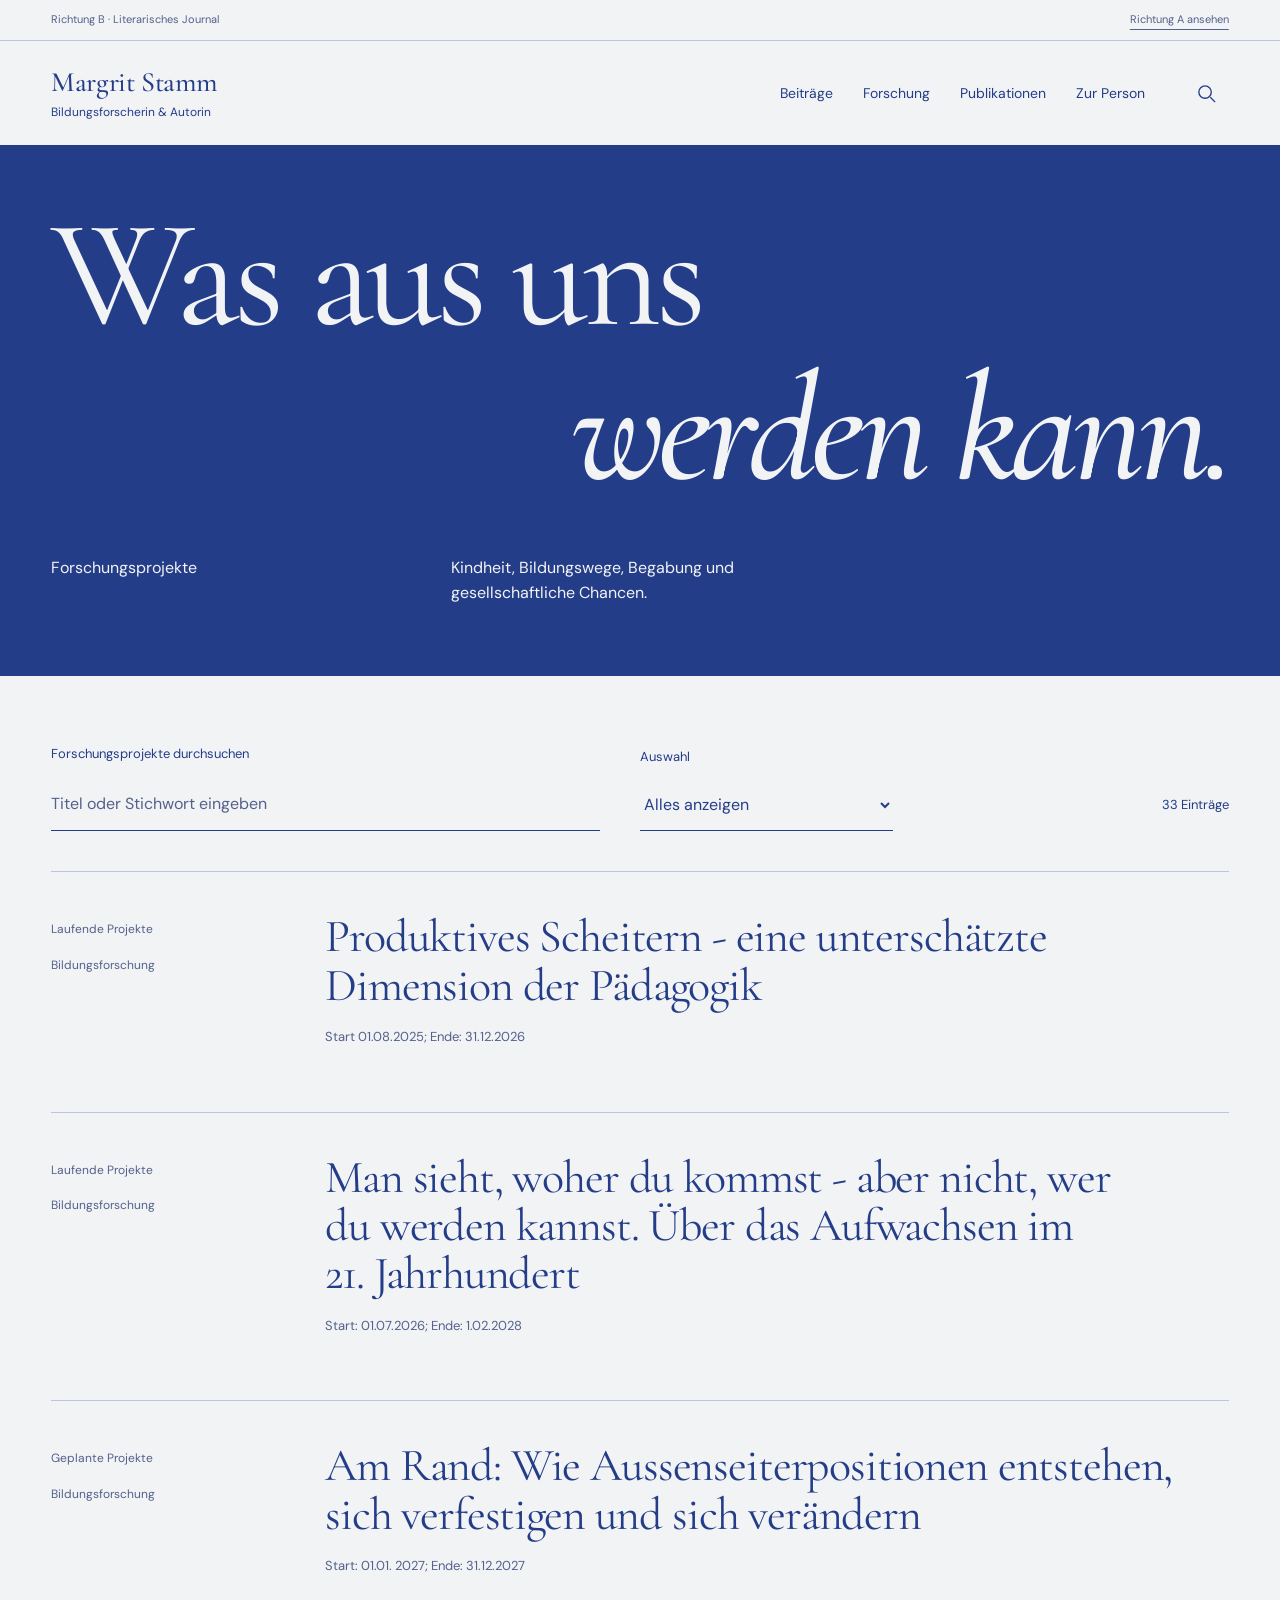
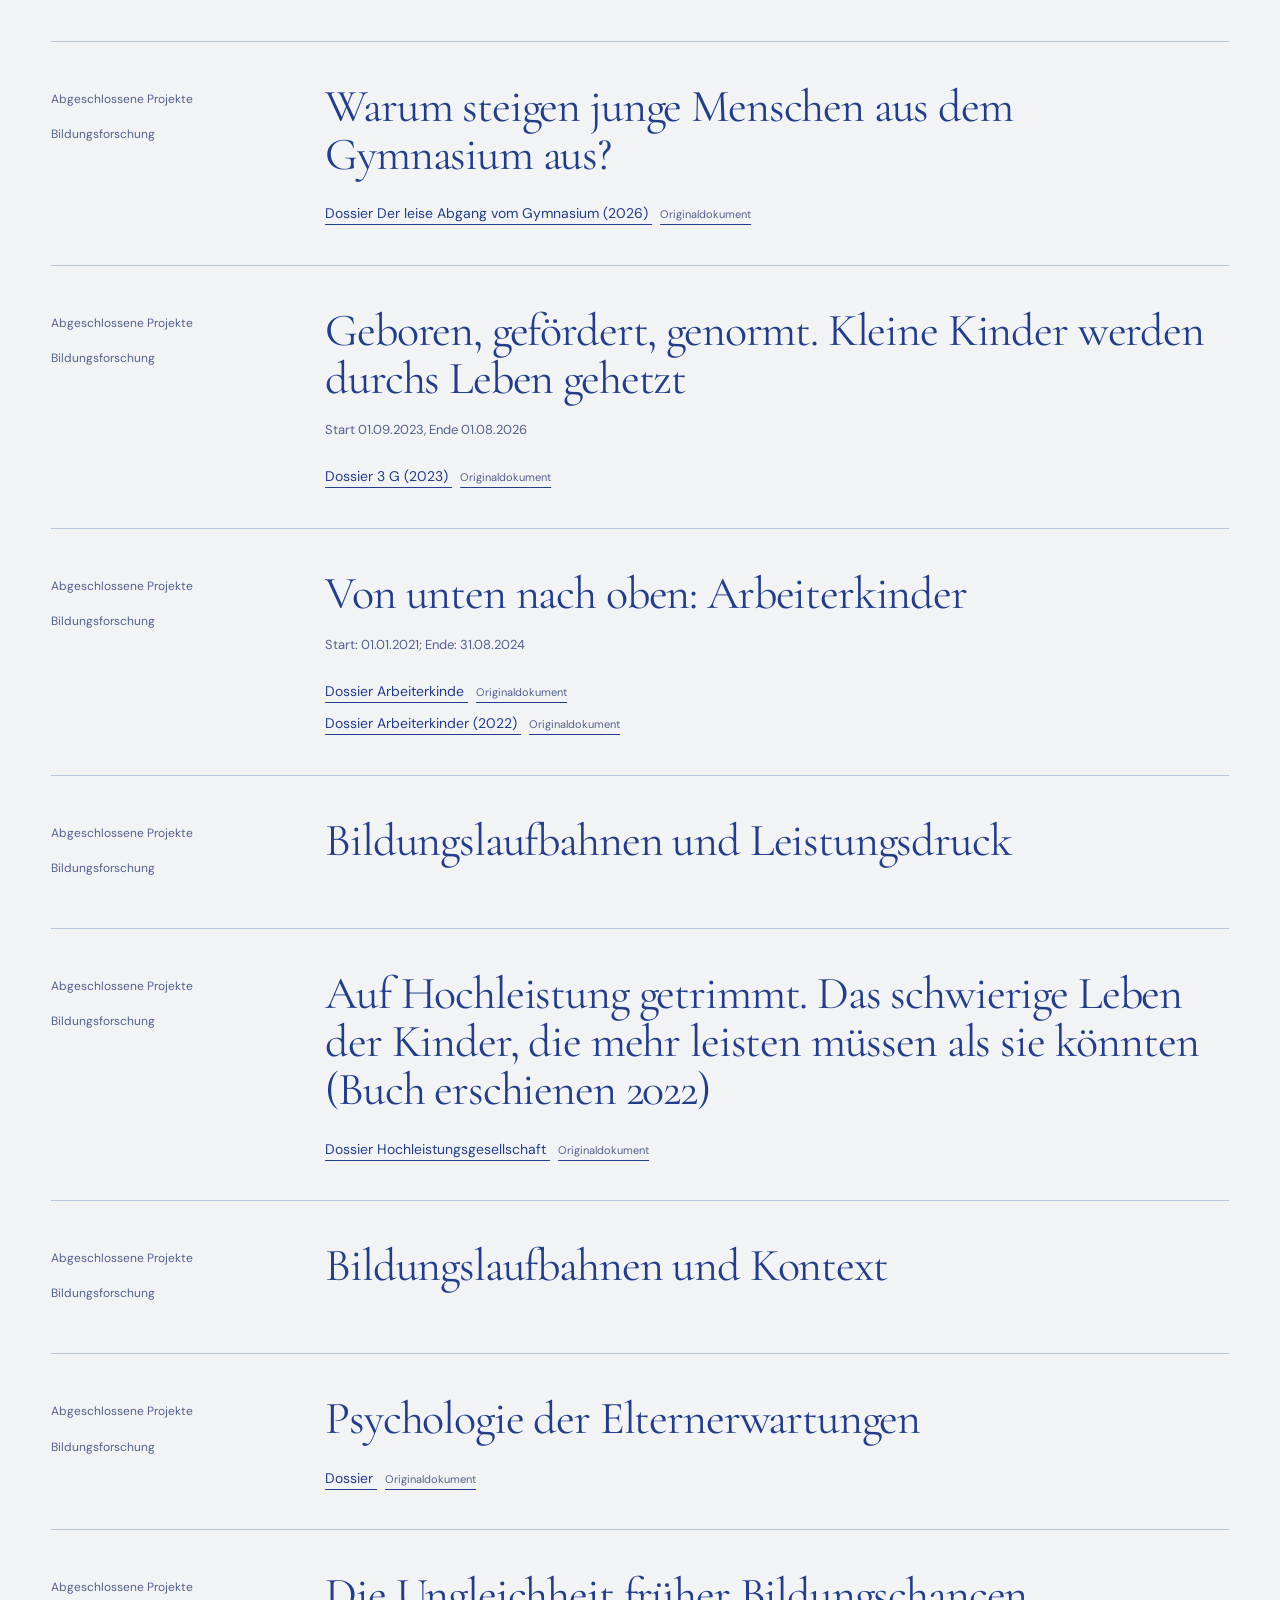
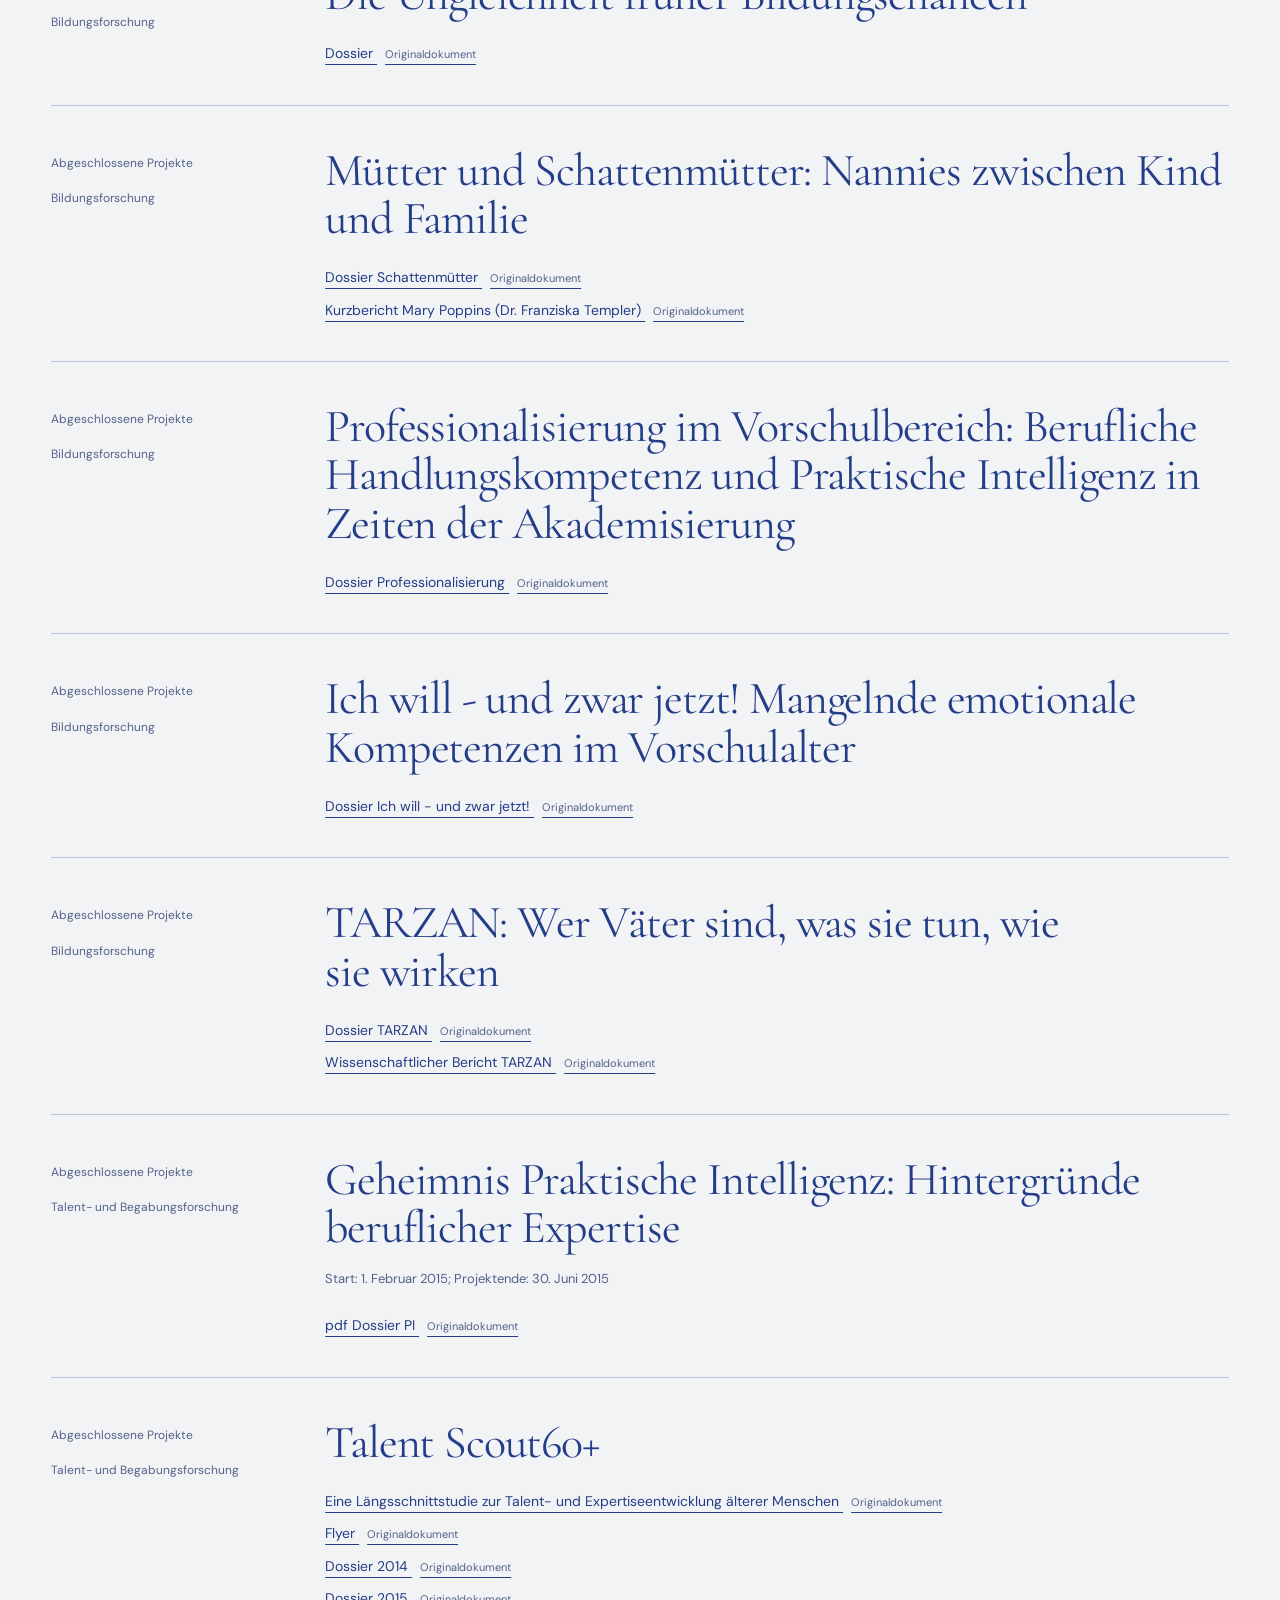
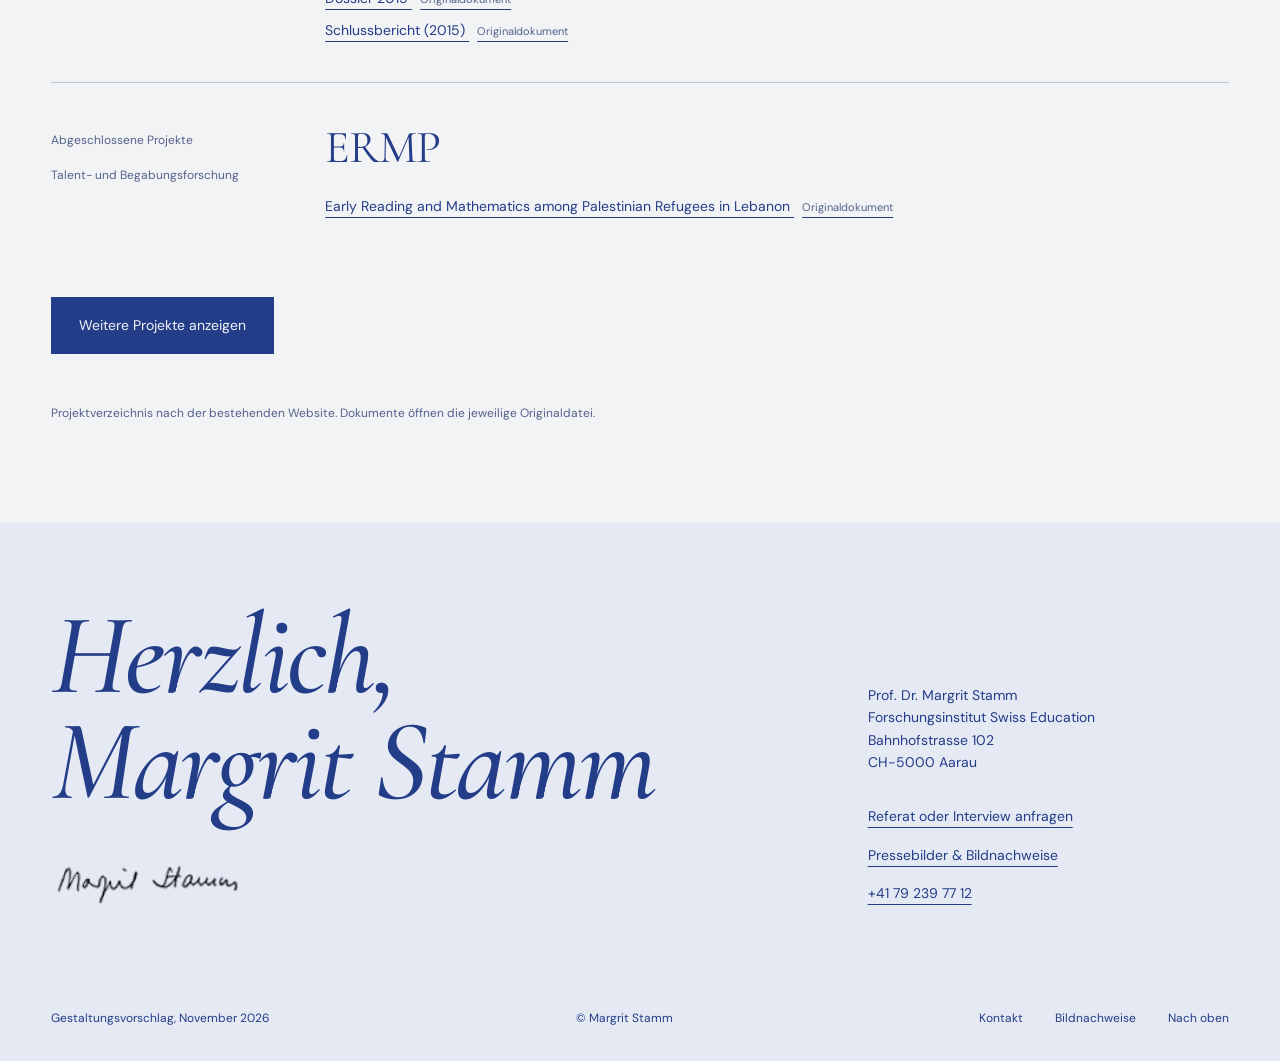
<file: journal/forschung.html>
<!doctype html><html lang="de-CH"><head><meta charset="utf-8"><meta name="robots" content="noindex, nofollow"><meta name="viewport" content="width=device-width, initial-scale=1"><title>Forschung | Margrit Stamm</title><meta name="description" content="Forschung, Gedanken und Perspektiven von Prof. Dr. Margrit Stamm. Bildung, Kindheit und gesellschaftliche Chancen."><link rel="stylesheet" href="../style.css"><script src="app.js" defer></script><script src="archive.js" defer></script><link rel="stylesheet" href="../editorial.css?v=studio3"><link rel="stylesheet" href="journal.css?v=2"><link rel="stylesheet" href="../motion.css?v=1"><script src="../motion.js?v=1" defer></script></head><body><div class="proposal-bar">Richtung B · Literarisches Journal <a href="../plakat/forschung.html">Richtung A ansehen</a></div>
<a class="skip" href="#main">Zum Inhalt</a><header class="header wrap"><a class="brand" href="index.html" aria-label="Margrit Stamm, Startseite"><span class="brand-emblem" aria-hidden="true"></span>Margrit Stamm<span>Bildungsforscherin & Autorin</span></a><nav aria-label="Hauptnavigation" id="navigation"><a href="beitraege.html">Beiträge</a><a href="forschung.html">Forschung</a><a href="publikationen.html">Publikationen</a><a href="index.html#person">Zur Person</a></nav><div class="header-actions"><button class="search-toggle icon-button" aria-label="Website durchsuchen"><svg viewBox="0 0 24 24" aria-hidden="true"><circle cx="10.5" cy="10.5" r="6.5"/><path d="m16 16 5 5"/></svg></button><button class="menu-toggle" aria-expanded="false" aria-controls="navigation">Menü</button></div></header>
<main id="main"><section class="research-mast"><div class="wrap"><h1><span>Was aus uns</span><em>werden kann.</em></h1><div class="research-note"><p>Forschungsprojekte</p><p>Kindheit, Bildungswege, Begabung und gesellschaftliche Chancen.</p><img src="../assets/signature.png" alt="Margrit Stamms Unterschrift" width="161" height="42"></div></div></section><section class="wrap archive-section"><div class="archive-controls"><div><label for="archive-search">Forschungsprojekte durchsuchen</label><input type="search" id="archive-search" placeholder="Titel oder Stichwort eingeben" autocomplete="off"></div><div><label for="archive-filter">Auswahl</label><select id="archive-filter"><option value="">Alles anzeigen</option><option value="Bildungsforschung">Bildungsforschung</option><option value="Talent- und Begabungsforschung">Talent- und Begabungsforschung</option><option value="Frühkindliche Bildungsforschung">Frühkindliche Bildungsforschung</option><option value="Berufsbildungsforschung">Berufsbildungsforschung</option><option value="Forschung zu abweichendem Verhalten im Jugendalter">Forschung zu abweichendem Verhalten im Jugendalter</option></select></div><p id="archive-count" role="status"></p></div><div class="archive-rows"><article class="archive-row research-row" id="projekt-0" data-category="Bildungsforschung"><div class="project-meta"><span>Laufende Projekte</span><span>Bildungsforschung</span></div><div><h2>Produktives Scheitern - eine unterschätzte Dimension der Pädagogik</h2><p>Start 01.08.2025; Ende: 31.12.2026</p><div class="project-files"></div></div></article><article class="archive-row research-row" id="projekt-1" data-category="Bildungsforschung"><div class="project-meta"><span>Laufende Projekte</span><span>Bildungsforschung</span></div><div><h2>Man sieht, woher du kommst - aber nicht, wer du werden kannst. Über das Aufwachsen im 21. Jahrhundert</h2><p>Start: 01.07.2026; Ende: 1.02.2028</p><div class="project-files"></div></div></article><article class="archive-row research-row" id="projekt-2" data-category="Bildungsforschung"><div class="project-meta"><span>Geplante Projekte</span><span>Bildungsforschung</span></div><div><h2>Am Rand: Wie Aussenseiterpositionen entstehen, sich verfestigen und sich verändern</h2><p>Start: 01.01. 2027; Ende: 31.12.2027</p><div class="project-files"></div></div></article><article class="archive-row research-row" id="projekt-3" data-category="Bildungsforschung"><div class="project-meta"><span>Abgeschlossene Projekte</span><span>Bildungsforschung</span></div><div><h2>Warum steigen junge Menschen aus dem Gymnasium aus?</h2><div class="project-files"><a href="https://www.margritstamm.ch/images/Der%20leise%20Abgang%20vom%20Gymnasium%20def.pdf">Dossier Der leise Abgang vom Gymnasium (2026) <span>Originaldokument</span></a></div></div></article><article class="archive-row research-row" id="projekt-4" data-category="Bildungsforschung"><div class="project-meta"><span>Abgeschlossene Projekte</span><span>Bildungsforschung</span></div><div><h2>Geboren, gefördert, genormt. Kleine Kinder werden durchs Leben gehetzt</h2><p>Start 01.09.2023, Ende 01.08.2026</p><div class="project-files"><a href="https://www.margritstamm.ch/images/Geboren%20Gefoerdert%20Genormt.pdf">Dossier 3 G (2023) <span>Originaldokument</span></a></div></div></article><article class="archive-row research-row" id="projekt-5" data-category="Bildungsforschung"><div class="project-meta"><span>Abgeschlossene Projekte</span><span>Bildungsforschung</span></div><div><h2>Von unten nach oben: Arbeiterkinder</h2><p>Start: 01.01.2021; Ende: 31.08.2024</p><div class="project-files"><a href="https://www.margritstamm.ch/images/Arbeiterkinder%20an%20die%20Hochschulen!.pdf">Dossier Arbeiterkinde <span>Originaldokument</span></a><a href="https://www.margritstamm.ch/images/Dossier%20Arbeiterkinder%20def.pdf">Dossier Arbeiterkinder (2022) <span>Originaldokument</span></a></div></div></article><article class="archive-row research-row" id="projekt-6" data-category="Bildungsforschung"><div class="project-meta"><span>Abgeschlossene Projekte</span><span>Bildungsforschung</span></div><div><h2>Bildungslaufbahnen und Leistungsdruck</h2><div class="project-files"></div></div></article><article class="archive-row research-row" id="projekt-7" data-category="Bildungsforschung"><div class="project-meta"><span>Abgeschlossene Projekte</span><span>Bildungsforschung</span></div><div><h2>Auf Hochleistung getrimmt. Das schwierige Leben der Kinder, die mehr leisten müssen als sie könnten (Buch erschienen 2022)</h2><div class="project-files"><a href="https://www.margritstamm.ch/images/Dossier%20Hochleistungsgesellschaft%20def.pdf">Dossier Hochleistungsgesellschaft <span>Originaldokument</span></a></div></div></article><article class="archive-row research-row" id="projekt-8" data-category="Bildungsforschung"><div class="project-meta"><span>Abgeschlossene Projekte</span><span>Bildungsforschung</span></div><div><h2>Bildungslaufbahnen und Kontext</h2><div class="project-files"></div></div></article><article class="archive-row research-row" id="projekt-9" data-category="Bildungsforschung"><div class="project-meta"><span>Abgeschlossene Projekte</span><span>Bildungsforschung</span></div><div><h2>Psychologie der Elternerwartungen</h2><div class="project-files"><a href="https://www.margritstamm.ch/images/Dossier%20Elternerwartungen%20def.pdf">Dossier <span>Originaldokument</span></a></div></div></article><article class="archive-row research-row" id="projekt-10" data-category="Bildungsforschung"><div class="project-meta"><span>Abgeschlossene Projekte</span><span>Bildungsforschung</span></div><div><h2>Die Ungleichheit früher Bildungschancen</h2><div class="project-files"><a href="https://www.margritstamm.ch/images/Dossier%20Ungleichheiten%20def.pdf">Dossier <span>Originaldokument</span></a></div></div></article><article class="archive-row research-row" id="projekt-11" data-category="Bildungsforschung"><div class="project-meta"><span>Abgeschlossene Projekte</span><span>Bildungsforschung</span></div><div><h2>Mütter und Schattenmütter: Nannies zwischen Kind und Familie</h2><div class="project-files"><a href="https://www.margritstamm.ch/images/Schattenmuetter%20Dossier%20Stamm%20(1).pdf">Dossier Schattenmütter <span>Originaldokument</span></a><a href="https://www.margritstamm.ch/images/Kurzbericht%20Mary%20Poppins%20Mai%202018.pdf">Kurzbericht Mary Poppins (Dr. Franziska Templer) <span>Originaldokument</span></a></div></div></article><article class="archive-row research-row" id="projekt-12" data-category="Bildungsforschung"><div class="project-meta"><span>Abgeschlossene Projekte</span><span>Bildungsforschung</span></div><div><h2>Professionalisierung im Vorschulbereich: Berufliche Handlungskompetenz und Praktische Intelligenz in Zeiten der Akademisierung</h2><div class="project-files"><a href="https://www.margritstamm.ch/images/Dossier%20Professionalität%20def%202018.pdf">Dossier Professionalisierung <span>Originaldokument</span></a></div></div></article><article class="archive-row research-row" id="projekt-13" data-category="Bildungsforschung"><div class="project-meta"><span>Abgeschlossene Projekte</span><span>Bildungsforschung</span></div><div><h2>Ich will - und zwar jetzt! Mangelnde emotionale Kompetenzen im Vorschulalter</h2><div class="project-files"><a href="https://www.margritstamm.ch/images/Dossier%20%20Ich%20will%20und%20zwar%20jetzt%20def%20.pdf">Dossier Ich will - und zwar jetzt! <span>Originaldokument</span></a></div></div></article><article class="archive-row research-row" id="projekt-14" data-category="Bildungsforschung"><div class="project-meta"><span>Abgeschlossene Projekte</span><span>Bildungsforschung</span></div><div><h2>TARZAN: Wer Väter sind, was sie tun, wie sie wirken</h2><div class="project-files"><a href="https://www.margritstamm.ch/images/Dossier%20Vaeter%20Januar%202016.pdf">Dossier TARZAN <span>Originaldokument</span></a><a href="https://www.margritstamm.ch/images/Bericht%20Tarzan%20Januar%202016.pdf">Wissenschaftlicher Bericht TARZAN <span>Originaldokument</span></a></div></div></article><article class="archive-row research-row" id="projekt-15" data-category="Talent- und Begabungsforschung"><div class="project-meta"><span>Abgeschlossene Projekte</span><span>Talent- und Begabungsforschung</span></div><div><h2>Geheimnis Praktische Intelligenz: Hintergründe beruflicher Expertise</h2><p>Start: 1. Februar 2015; Projektende: 30. Juni 2015</p><div class="project-files"><a href="https://www.margritstamm.ch/dokumente/dossiers/236-praktische-intelligenz-ihre-missachtete-rolle-in-der-beruflichen-ausbildung.html">pdf Dossier PI <span>Originaldokument</span></a></div></div></article><article class="archive-row research-row" id="projekt-16" data-category="Talent- und Begabungsforschung"><div class="project-meta"><span>Abgeschlossene Projekte</span><span>Talent- und Begabungsforschung</span></div><div><h2>Talent Scout60+</h2><div class="project-files"><a href="https://www.margritstamm.ch/images/Zusammenfassung.pdf">Eine Längsschnittstudie zur Talent- und Expertiseentwicklung älterer Menschen <span>Originaldokument</span></a><a href="https://www.margritstamm.ch/images/TS.pdf">Flyer <span>Originaldokument</span></a><a href="https://www.margritstamm.ch/images/Dossier%20Talent%20Juli%2014.pdf">Dossier 2014 <span>Originaldokument</span></a><a href="https://www.margritstamm.ch/images/Dossier%20TS%20final.pdf">Dossier 2015 <span>Originaldokument</span></a><a href="https://www.margritstamm.ch/images/TS_Schlussbericht_definitiv%20I.pdf">Schlussbericht (2015) <span>Originaldokument</span></a></div></div></article><article class="archive-row research-row" id="projekt-17" data-category="Talent- und Begabungsforschung"><div class="project-meta"><span>Abgeschlossene Projekte</span><span>Talent- und Begabungsforschung</span></div><div><h2>ERMP</h2><div class="project-files"><a href="https://www.margritstamm.ch/images/ERMP_Lebanon.pdf">Early Reading and Mathematics among Palestinian Refugees in Lebanon <span>Originaldokument</span></a></div></div></article><article class="archive-row research-row" id="projekt-18" data-category="Frühkindliche Bildungsforschung"><div class="project-meta"><span>Abgeschlossene Projekte</span><span>Frühkindliche Bildungsforschung</span></div><div><h2>PRINZ</h2><div class="project-files"><a href="https://www.margritstamm.ch/dokumente/geplante-projekte/157-prinz-zusammenfassung.html">pdf Best Practice integrationsfördernder Kitas und Kindergärten – Wege in die Zukunft <span>Originaldokument</span></a><a href="https://www.margritstamm.ch/images/Prinz.pdf">Flyer <span>Originaldokument</span></a><a href="https://www.margritstamm.ch/images/PRINZ%20WS.pdf">Erster Zwischenbericht <span>Originaldokument</span></a><a href="https://www.margritstamm.ch/images/schlussbericht%20PRINZ%20def.pdf">Schlussbericht <span>Originaldokument</span></a><a href="https://www.margritstamm.ch/images/Dossier%20PRINZ%20def%20Mai%2014.pdf">Dossier <span>Originaldokument</span></a></div></div></article><article class="archive-row research-row" id="projekt-19" data-category="Frühkindliche Bildungsforschung"><div class="project-meta"><span>Abgeschlossene Projekte</span><span>Frühkindliche Bildungsforschung</span></div><div><h2>FRANZ</h2><div class="project-files"><a href="https://www.margritstamm.ch/images/FRANZ%20Studie%20Schlussbericht.pdf">Früher an die Bildung – erfolgreicher in die Zukunft? <span>Originaldokument</span></a><a href="https://www.margritstamm.ch/dokumente/dossiers/222-dossier-bildungsort-familie-2013.html">pdf Dossier <span>Originaldokument</span></a><a href="https://www.margritstamm.ch/dokumente/abgeschlossene-projekte/237-schlussbericht-franz-dec12.html">pdf Schlussbericht <span>Originaldokument</span></a><a href="https://www.margritstamm.ch/images/MANUAL.pdf">Manual für die Entwicklung eines Qualitätslabel für Kindertagesstätten <span>Originaldokument</span></a></div></div></article><article class="archive-row research-row" id="projekt-20" data-category="Frühkindliche Bildungsforschung"><div class="project-meta"><span>Abgeschlossene Projekte</span><span>Frühkindliche Bildungsforschung</span></div><div><h2>Integrationsförderung im Frühbereich</h2><div class="project-files"><a href="https://www.margritstamm.ch/images/integration_d.pdf">Schlussbericht <span>Originaldokument</span></a><a href="https://www.margritstamm.ch/images/Grundlagenstudie.pdf">UNESCO Studie (2009) <span>Originaldokument</span></a></div></div></article><article class="archive-row research-row" id="projekt-21" data-category="Berufsbildungsforschung"><div class="project-meta"><span>Abgeschlossene Projekte</span><span>Berufsbildungsforschung</span></div><div><h2>Gymnasien und Berufsbildung: Ihre genutzten und ungenutzen Potenziale</h2><div class="project-files"><a href="https://www.margritstamm.ch/images/Dossier%20Gymnasien%20%20Berufsbildung.pdf">Dossier <span>Originaldokument</span></a></div></div></article><article class="archive-row research-row" id="projekt-22" data-category="Berufsbildungsforschung"><div class="project-meta"><span>Abgeschlossene Projekte</span><span>Berufsbildungsforschung</span></div><div><h2>SwissSkills 2018 und ihre Wirkungen</h2><div class="project-files"><a href="https://www.margritstamm.ch/images/Die%20SwissSkills%20als%20Sprungbrett%2005092020.pdf">Dossier <span>Originaldokument</span></a></div></div></article><article class="archive-row research-row" id="projekt-23" data-category="Berufsbildungsforschung"><div class="project-meta"><span>Abgeschlossene Projekte</span><span>Berufsbildungsforschung</span></div><div><h2>Top und Flop an der Lehrabschlussprüfung</h2><div class="project-files"><a href="https://www.margritstamm.ch/images/Dossier%20Top%20und%20Flop.pdf">Dossier <span>Originaldokument</span></a><a href="https://www.margritstamm.ch/images/TOP%20ODER%20FLOP%20-%20Am%20Ende%20der%20beruflichen%20Grundbildung_092019.pdf">Datenbericht von Dr. Franziska Templerz <span>Originaldokument</span></a></div></div></article><article class="archive-row research-row" id="projekt-24" data-category="Berufsbildungsforschung"><div class="project-meta"><span>Abgeschlossene Projekte</span><span>Berufsbildungsforschung</span></div><div><h2>Die Top 200 des beruflichen Nachwuchses. Was hinter Medaillengewinnern an Berufsmeisterschaften steckt</h2><div class="project-files"><a href="https://www.margritstamm.ch/images/Die%20Top%20200%2020012017.pdf">Dossier <span>Originaldokument</span></a><a href="https://www.margritstamm.ch/images/Bericht_Swissskills_06012017.pdf">Bericht <span>Originaldokument</span></a></div></div></article><article class="archive-row research-row" id="projekt-25" data-category="Berufsbildungsforschung"><div class="project-meta"><span>Abgeschlossene Projekte</span><span>Berufsbildungsforschung</span></div><div><h2>Zur Rolle der Eltern bei der Berufswahl</h2><div class="project-files"><a href="https://www.margritstamm.ch/images/Dossier_Berufslehre%20Aug14.pdf">Dossier <span>Originaldokument</span></a></div></div></article><article class="archive-row research-row" id="projekt-26" data-category="Berufsbildungsforschung"><div class="project-meta"><span>Abgeschlossene Projekte</span><span>Berufsbildungsforschung</span></div><div><h2>Lehrlingsmangel</h2><div class="project-files"><a href="https://www.margritstamm.ch/images/Dossier%20Lehrlingsmangel.pdf">Dossier <span>Originaldokument</span></a></div></div></article><article class="archive-row research-row" id="projekt-27" data-category="Berufsbildungsforschung"><div class="project-meta"><span>Abgeschlossene Projekte</span><span>Berufsbildungsforschung</span></div><div><h2>MIRAGE ( Migranten als gesellschaftliche Aufsteiger )</h2><div class="project-files"><a href="https://www.margritstamm.ch/images/Schlussbericht%20Mirage_def_30.712.pdf">Schlussbericht <span>Originaldokument</span></a><a href="https://www.margritstamm.ch/dokumente/online-publikationen/183-migranten-als-aufsteiger-2009.html">pdf Dossier <span>Originaldokument</span></a></div></div></article><article class="archive-row research-row" id="projekt-28" data-category="Berufsbildungsforschung"><div class="project-meta"><span>Abgeschlossene Projekte</span><span>Berufsbildungsforschung</span></div><div><h2>Talentmanagement in der beruflichen Grundbildung</h2><div class="project-files"><a href="https://www.margritstamm.ch/dokumente/abgeschlossene-projekte/161-talentmanagement-in-der-beruflichen-grundbildung.html">pdf Dossier <span>Originaldokument</span></a></div></div></article><article class="archive-row research-row" id="projekt-29" data-category="Berufsbildungsforschung"><div class="project-meta"><span>Abgeschlossene Projekte</span><span>Berufsbildungsforschung</span></div><div><h2>Begabung und Leistungsexzellenz in der Berufsbildung</h2><div class="project-files"><a href="https://www.margritstamm.ch/images/Schlussbericht%20BLB.pdf">Schlussbericht <span>Originaldokument</span></a></div></div></article><article class="archive-row research-row" id="projekt-30" data-category="Berufsbildungsforschung"><div class="project-meta"><span>Abgeschlossene Projekte</span><span>Berufsbildungsforschung</span></div><div><h2>Die Wirkung von vorschulischen Kompetenzen auf die Berufsausbildung</h2><div class="project-files"><a href="https://www.margritstamm.ch/dokumente/abgeschlossene-projekte/156-schlussbericht-flr-2009.html">pdf Schlussbericht <span>Originaldokument</span></a></div></div></article><article class="archive-row research-row" id="projekt-31" data-category="Forschung zu abweichendem Verhalten im Jugendalter"><div class="project-meta"><span>Abgeschlossene Projekte</span><span>Forschung zu abweichendem Verhalten im Jugendalter</span></div><div><h2>Zu cool für die Schule?</h2><div class="project-files"><a href="https://www.margritstamm.ch/dokumente/dossiers/227-dossier-zu-cool-fuer-die-schule-2013.html">pdf Dossier <span>Originaldokument</span></a></div></div></article><article class="archive-row research-row" id="projekt-32" data-category="Forschung zu abweichendem Verhalten im Jugendalter"><div class="project-meta"><span>Abgeschlossene Projekte</span><span>Forschung zu abweichendem Verhalten im Jugendalter</span></div><div><h2>Schulabbrecher</h2><div class="project-files"><a href="https://www.margritstamm.ch/dokumente/abgeschlossene-projekte/153-schlussbericht-schulabbrecher-2011.html">pdf Schlussbericht <span>Originaldokument</span></a><a href="https://www.margritstamm.ch/dokumente/abgeschlossene-projekte/154-schlussbericht-schulabsentismus-2008.html">pdf Schlussbericht <span>Originaldokument</span></a></div></div></article></div><p class="archive-empty" hidden>Keine passenden Projekte. Versuchen Sie ein anderes Stichwort.</p><button class="archive-more">Weitere Projekte anzeigen</button><p class="archive-source">Projektverzeichnis nach der bestehenden Website. Dokumente öffnen die jeweilige Originaldatei.</p></section></main><footer id="kontakt" class="footer"><div class="wrap"><div class="footer-top"><div><h2>Herzlich, <br>Margrit Stamm</h2><img class="signature" src="../assets/signature.png" width="161" height="42" alt="Unterschrift von Margrit Stamm"></div><div class="footer-contact"><p>Prof. Dr. Margrit Stamm <br>Forschungsinstitut Swiss Education <br>Bahnhofstrasse 102 <br>CH-5000 Aarau</p><a href="https://www.margritstamm.ch/anfragen-und-pressefotos/anfragen-fuer-referate-und-interviews.html">Referat oder Interview anfragen</a><a href="https://www.margritstamm.ch/anfragen-und-pressefotos/pressefotos.html">Pressebilder & Bildnachweise</a><a href="tel:+41792397712">+41 79 239 77 12</a></div></div><div class="footer-bottom"><span>Gestaltungsvorschlag, November 2026</span><span>© Margrit Stamm</span><a href="https://www.margritstamm.ch/kontakt.html">Kontakt</a><button class="credits-toggle">Bildnachweise</button><a href="#main">Nach oben</a></div><p class="credits" hidden>Porträtfotografien: Raffael Waldner. Originalbilder und Unterschrift von margritstamm.ch. Schrift: Cormorant Garamond und DM Sans (Google Fonts).</p></div></footer>
<dialog class="search-dialog" aria-labelledby="search-title"><form method="dialog"><button class="close-search" aria-label="Suche schliessen">Schliessen</button></form><h2 id="search-title">Was beschäftigt Sie?</h2><label for="search">Beiträge und Themen durchsuchen</label><input id="search" type="search" placeholder="Zum Beispiel: Bildung, Noten, Familie" autocomplete="off"><div class="search-results" aria-live="polite"></div></dialog>
</body></html>
</file>
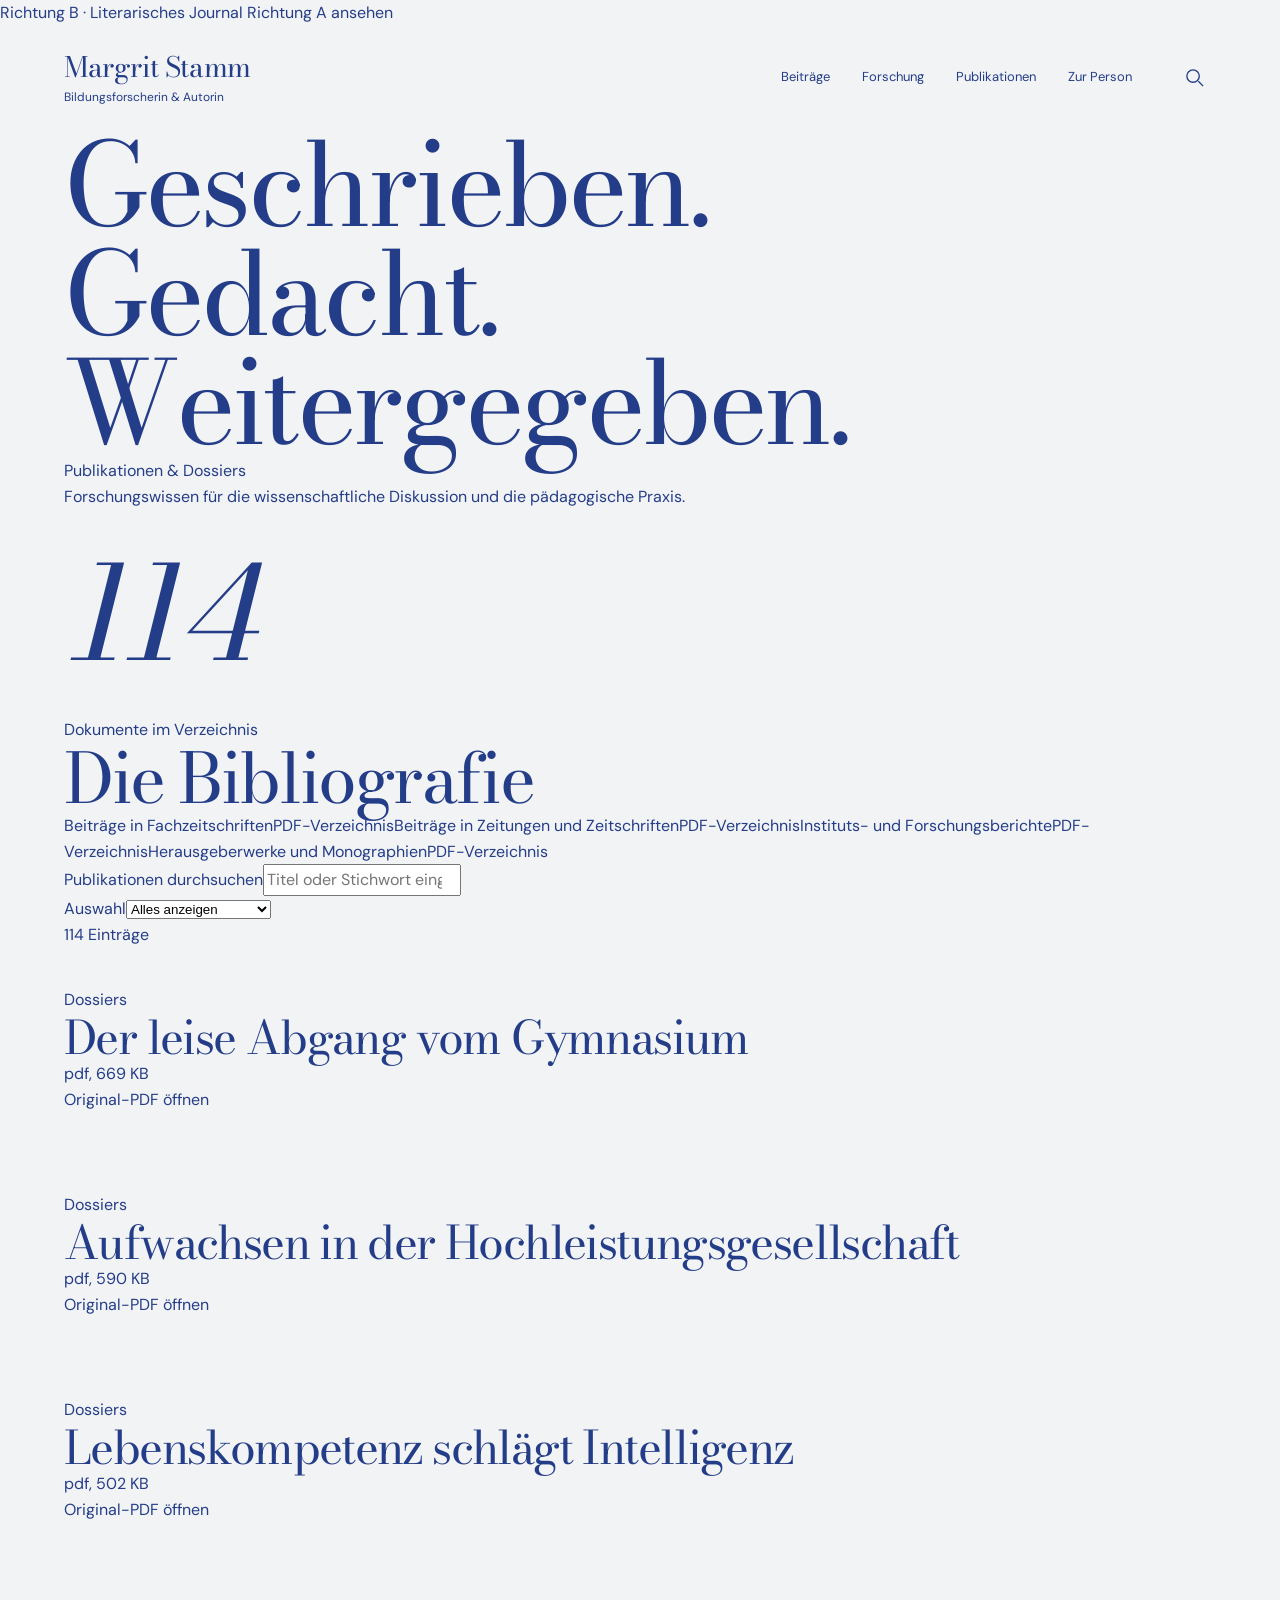
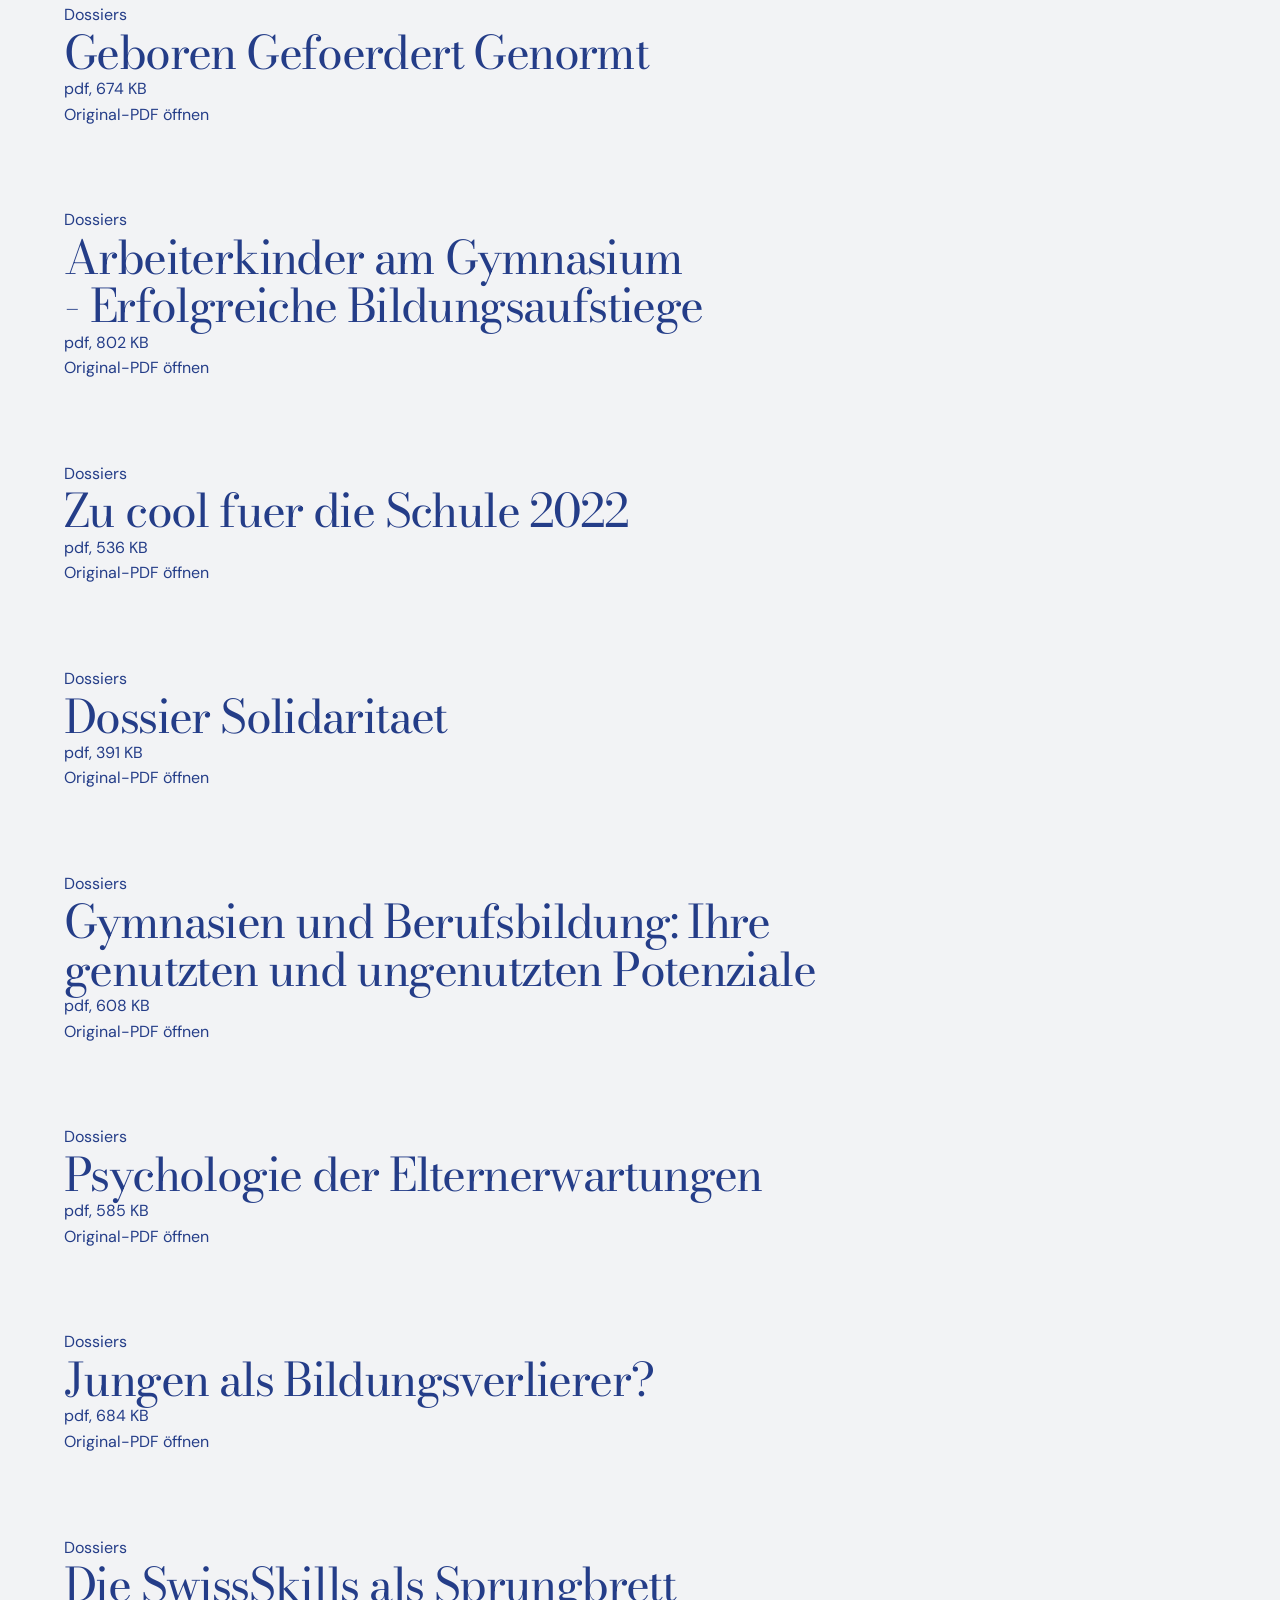
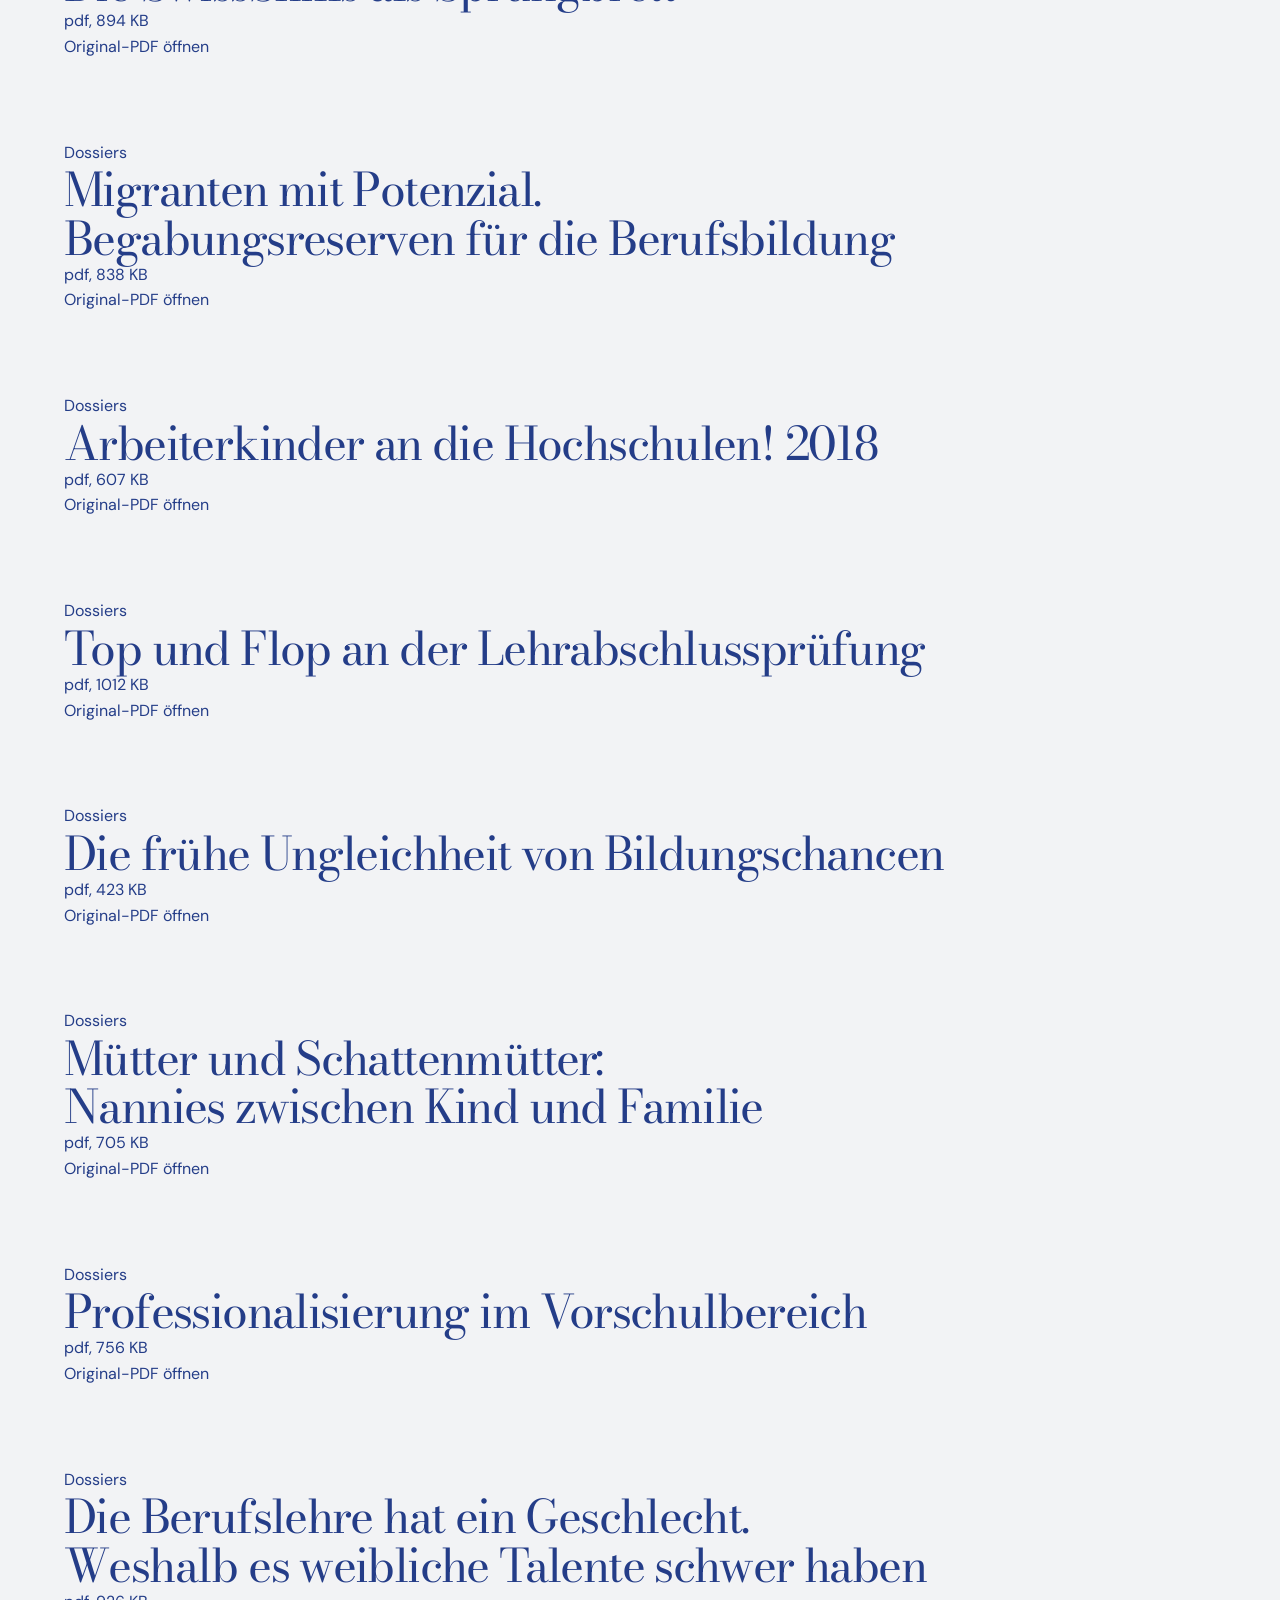
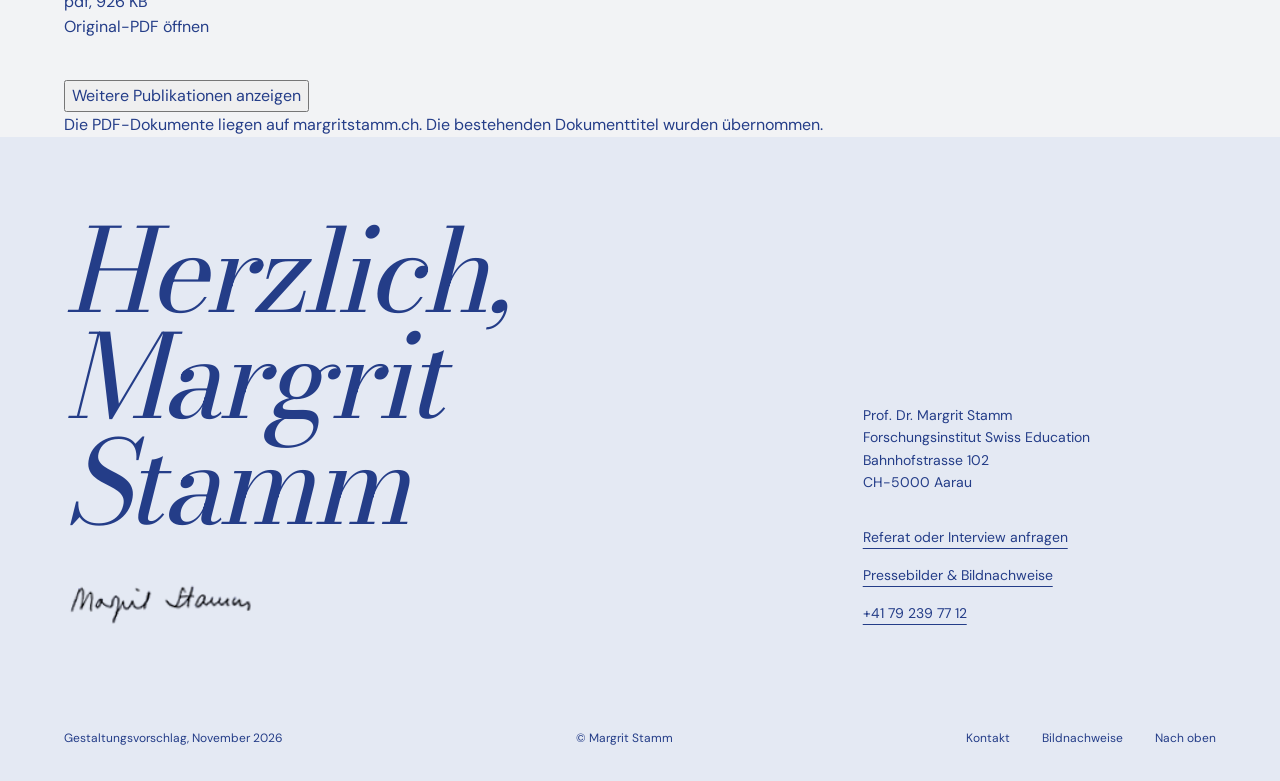
<file: journal/publikationen.html>
<!DOCTYPE html>
<html lang="de-CH"><head><meta charset="utf-8"/><meta content="noindex, nofollow" name="robots"/><meta content="width=device-width, initial-scale=1" name="viewport"/><title>Publikationen | Margrit Stamm</title><meta content="Forschung, Gedanken und Perspektiven von Prof. Dr. Margrit Stamm. Bildung, Kindheit und gesellschaftliche Chancen." name="description"/><link href="../style.css" rel="stylesheet"/><script defer="" src="app.js"></script><script defer="" src="archive.js"></script><link href="../editorial.css?v=studio3"><link rel="stylesheet" href="journal.css?v=2" rel="stylesheet"/><link rel="stylesheet" href="../motion.css?v=1"><script src="../motion.js?v=1" defer></script></head><body><div class="proposal-bar">Richtung B · Literarisches Journal <a href="../plakat/publikationen.html">Richtung A ansehen</a></div>
<a class="skip" href="#main">Zum Inhalt</a><header class="header wrap"><a aria-label="Margrit Stamm, Startseite" class="brand" href="index.html">Margrit Stamm<span>Bildungsforscherin &amp; Autorin</span></a><nav aria-label="Hauptnavigation" id="navigation"><a href="beitraege.html">Beiträge</a><a href="forschung.html">Forschung</a><a href="publikationen.html">Publikationen</a><a href="index.html#person">Zur Person</a></nav><div class="header-actions"><button aria-label="Website durchsuchen" class="search-toggle icon-button"><svg aria-hidden="true" viewbox="0 0 24 24"><circle cx="10.5" cy="10.5" r="6.5"></circle><path d="m16 16 5 5"></path></svg></button><button aria-controls="navigation" aria-expanded="false" class="menu-toggle">Menü</button></div></header>
<main id="main"><section class="publication-mast wrap"><div><h1>Geschrieben.<br/>Gedacht.<br/>Weitergegeben.</h1></div><aside><p>Publikationen &amp; Dossiers</p><p>Forschungswissen für die wissenschaftliche Diskussion und die pädagogische Praxis.</p><span class="publication-count">114</span><p>Dokumente im Verzeichnis</p></aside></section><section class="bibliography wrap"><h2>Die Bibliografie</h2><div><a href="https://www.margritstamm.ch/images/Beitraege%20in%20Fachzeitschriften%20und%20Sammelbaenden%2022022021.pdf">Beiträge in Fachzeitschriften<span>PDF-Verzeichnis</span></a><a href="https://www.margritstamm.ch/images/Beitraege%20in%20Zeitungen%2029052023.pdf">Beiträge in Zeitungen und Zeitschriften<span>PDF-Verzeichnis</span></a><a href="https://www.margritstamm.ch/images/Instituts-%20und%20Forschungsberichte%2007042023.pdf">Instituts- und Forschungsberichte<span>PDF-Verzeichnis</span></a><a href="https://www.margritstamm.ch/images/Herausgeberwerke%20und%20Monographien%2007042023.pdf">Herausgeberwerke und Monographien<span>PDF-Verzeichnis</span></a></div></section><section class="wrap archive-section"><div class="archive-controls"><div><label for="archive-search">Publikationen durchsuchen</label><input autocomplete="off" id="archive-search" placeholder="Titel oder Stichwort eingeben" type="search"/></div><div><label for="archive-filter">Auswahl</label><select id="archive-filter"><option value="">Alles anzeigen</option><option value="Dossiers">Dossiers</option><option value="Online-Publikationen">Online-Publikationen</option></select></div><p id="archive-count" role="status"></p></div><div class="archive-rows"><article class="archive-row document-row" data-category="Dossiers"><span>Dossiers</span><div><h2><a href="https://www.margritstamm.ch/dokumente/dossiers/297-der-leise-abgang-vom-gymnasium/file.html">Der leise Abgang vom Gymnasium</a></h2><p>pdf, 669 KB</p></div><a class="archive-action" href="https://www.margritstamm.ch/dokumente/dossiers/297-der-leise-abgang-vom-gymnasium/file.html">Original-PDF öffnen</a></article><article class="archive-row document-row" data-category="Dossiers"><span>Dossiers</span><div><h2><a href="https://www.margritstamm.ch/dokumente/dossiers/296-dossier-hochleistungsgesellschaft-def-1/file.html">Aufwachsen in der Hochleistungsgesellschaft</a></h2><p>pdf, 590 KB</p></div><a class="archive-action" href="https://www.margritstamm.ch/dokumente/dossiers/296-dossier-hochleistungsgesellschaft-def-1/file.html">Original-PDF öffnen</a></article><article class="archive-row document-row" data-category="Dossiers"><span>Dossiers</span><div><h2><a href="https://www.margritstamm.ch/dokumente/dossiers/292-lebenskompetenz-def/file.html">Lebenskompetenz schlägt Intelligenz</a></h2><p>pdf, 502 KB</p></div><a class="archive-action" href="https://www.margritstamm.ch/dokumente/dossiers/292-lebenskompetenz-def/file.html">Original-PDF öffnen</a></article><article class="archive-row document-row" data-category="Dossiers"><span>Dossiers</span><div><h2><a href="https://www.margritstamm.ch/dokumente/dossiers/288-geboren-gefoerdert-genormt/file.html">Geboren Gefoerdert Genormt</a></h2><p>pdf, 674 KB</p></div><a class="archive-action" href="https://www.margritstamm.ch/dokumente/dossiers/288-geboren-gefoerdert-genormt/file.html">Original-PDF öffnen</a></article><article class="archive-row document-row" data-category="Dossiers"><span>Dossiers</span><div><h2><a href="https://www.margritstamm.ch/dokumente/dossiers/281-arbeiterkinder-am-gymnasium-erfolgreiche-bildungsaufstiege/file.html">Arbeiterkinder am Gymnasium - Erfolgreiche Bildungsaufstiege</a></h2><p>pdf, 802 KB</p></div><a class="archive-action" href="https://www.margritstamm.ch/dokumente/dossiers/281-arbeiterkinder-am-gymnasium-erfolgreiche-bildungsaufstiege/file.html">Original-PDF öffnen</a></article><article class="archive-row document-row" data-category="Dossiers"><span>Dossiers</span><div><h2><a href="https://www.margritstamm.ch/dokumente/dossiers/280-zu-cool-fuer-die-schule-2022/file.html">Zu cool fuer die Schule 2022</a></h2><p>pdf, 536 KB</p></div><a class="archive-action" href="https://www.margritstamm.ch/dokumente/dossiers/280-zu-cool-fuer-die-schule-2022/file.html">Original-PDF öffnen</a></article><article class="archive-row document-row" data-category="Dossiers"><span>Dossiers</span><div><h2><a href="https://www.margritstamm.ch/dokumente/dossiers/279-dossier-solidaritaet/file.html">Dossier Solidaritaet</a></h2><p>pdf, 391 KB</p></div><a class="archive-action" href="https://www.margritstamm.ch/dokumente/dossiers/279-dossier-solidaritaet/file.html">Original-PDF öffnen</a></article><article class="archive-row document-row" data-category="Dossiers"><span>Dossiers</span><div><h2><a href="https://www.margritstamm.ch/dokumente/dossiers/278-gymnasien-und-berufsbildung-ihre-genutzten-und-ungenutzten-potenziale/file.html">Gymnasien und Berufsbildung: Ihre genutzten und ungenutzten Potenziale</a></h2><p>pdf, 608 KB</p></div><a class="archive-action" href="https://www.margritstamm.ch/dokumente/dossiers/278-gymnasien-und-berufsbildung-ihre-genutzten-und-ungenutzten-potenziale/file.html">Original-PDF öffnen</a></article><article class="archive-row document-row" data-category="Dossiers"><span>Dossiers</span><div><h2><a href="https://www.margritstamm.ch/dokumente/dossiers/277-psychologie-der-elternerwartungen/file.html">Psychologie der Elternerwartungen</a></h2><p>pdf, 585 KB</p></div><a class="archive-action" href="https://www.margritstamm.ch/dokumente/dossiers/277-psychologie-der-elternerwartungen/file.html">Original-PDF öffnen</a></article><article class="archive-row document-row" data-category="Dossiers"><span>Dossiers</span><div><h2><a href="https://www.margritstamm.ch/dokumente/dossiers/291-jungen-als-bildungsverlierer-1/file.html">Jungen als Bildungsverlierer?</a></h2><p>pdf, 684 KB</p></div><a class="archive-action" href="https://www.margritstamm.ch/dokumente/dossiers/291-jungen-als-bildungsverlierer-1/file.html">Original-PDF öffnen</a></article><article class="archive-row document-row" data-category="Dossiers"><span>Dossiers</span><div><h2><a href="https://www.margritstamm.ch/dokumente/dossiers/275-die-swissskills-als-sprungbrett/file.html">Die SwissSkills als Sprungbrett</a></h2><p>pdf, 894 KB</p></div><a class="archive-action" href="https://www.margritstamm.ch/dokumente/dossiers/275-die-swissskills-als-sprungbrett/file.html">Original-PDF öffnen</a></article><article class="archive-row document-row" data-category="Dossiers"><span>Dossiers</span><div><h2><a href="https://www.margritstamm.ch/dokumente/dossiers/272-migranten-mit-potenzial-begabungsreserven-fuer-die-berufsbildung/file.html">Migranten mit Potenzial. Begabungsreserven für die Berufsbildung</a></h2><p>pdf, 838 KB</p></div><a class="archive-action" href="https://www.margritstamm.ch/dokumente/dossiers/272-migranten-mit-potenzial-begabungsreserven-fuer-die-berufsbildung/file.html">Original-PDF öffnen</a></article><article class="archive-row document-row" data-category="Dossiers"><span>Dossiers</span><div><h2><a href="https://www.margritstamm.ch/dokumente/dossiers/267-dossier-arbeiterkinder-2018/file.html">Arbeiterkinder an die Hochschulen! 2018</a></h2><p>pdf, 607 KB</p></div><a class="archive-action" href="https://www.margritstamm.ch/dokumente/dossiers/267-dossier-arbeiterkinder-2018/file.html">Original-PDF öffnen</a></article><article class="archive-row document-row" data-category="Dossiers"><span>Dossiers</span><div><h2><a href="https://www.margritstamm.ch/dokumente/dossiers/266-dossier-top-und-flop/file.html">Top und Flop an der Lehrabschlussprüfung</a></h2><p>pdf, 1012 KB</p></div><a class="archive-action" href="https://www.margritstamm.ch/dokumente/dossiers/266-dossier-top-und-flop/file.html">Original-PDF öffnen</a></article><article class="archive-row document-row" data-category="Dossiers"><span>Dossiers</span><div><h2><a href="https://www.margritstamm.ch/dokumente/dossiers/265-die-fruehe-ungleichheit-von-bildungschancen/file.html">Die frühe Ungleichheit von Bildungschancen</a></h2><p>pdf, 423 KB</p></div><a class="archive-action" href="https://www.margritstamm.ch/dokumente/dossiers/265-die-fruehe-ungleichheit-von-bildungschancen/file.html">Original-PDF öffnen</a></article><article class="archive-row document-row" data-category="Dossiers"><span>Dossiers</span><div><h2><a href="https://www.margritstamm.ch/dokumente/dossiers/256-muetter-und-schattenmuetter-nannies-zwischen-kind-und-familie/file.html">Mütter und Schattenmütter: Nannies zwischen Kind und Familie</a></h2><p>pdf, 705 KB</p></div><a class="archive-action" href="https://www.margritstamm.ch/dokumente/dossiers/256-muetter-und-schattenmuetter-nannies-zwischen-kind-und-familie/file.html">Original-PDF öffnen</a></article><article class="archive-row document-row" data-category="Dossiers"><span>Dossiers</span><div><h2><a href="https://www.margritstamm.ch/dokumente/dossiers/254-professionalisierung-im-vorschulbereich/file.html">Professionalisierung im Vorschulbereich</a></h2><p>pdf, 756 KB</p></div><a class="archive-action" href="https://www.margritstamm.ch/dokumente/dossiers/254-professionalisierung-im-vorschulbereich/file.html">Original-PDF öffnen</a></article><article class="archive-row document-row" data-category="Dossiers"><span>Dossiers</span><div><h2><a href="https://www.margritstamm.ch/dokumente/dossiers/253-die-berufslehre-hat-ein-geschlecht-weshalb-es-weibliche-talente-schwer-haben/file.html">Die Berufslehre hat ein Geschlecht. Weshalb es weibliche Talente schwer haben</a></h2><p>pdf, 926 KB</p></div><a class="archive-action" href="https://www.margritstamm.ch/dokumente/dossiers/253-die-berufslehre-hat-ein-geschlecht-weshalb-es-weibliche-talente-schwer-haben/file.html">Original-PDF öffnen</a></article><article class="archive-row document-row" data-category="Dossiers"><span>Dossiers</span><div><h2><a href="https://www.margritstamm.ch/dokumente/dossiers/252-nur-k-eine-berufslehre/file.html">Nur (k)eine Berufslehre</a></h2><p>pdf, 667 KB</p></div><a class="archive-action" href="https://www.margritstamm.ch/dokumente/dossiers/252-nur-k-eine-berufslehre/file.html">Original-PDF öffnen</a></article><article class="archive-row document-row" data-category="Dossiers"><span>Dossiers</span><div><h2><a href="https://www.margritstamm.ch/dokumente/dossiers/251-die-top-des-beruflichen-nachwuchses-was-hinter-medaillengewinnern-an-berufsmeisterschaften-steckt/file.html">Die Top 200 des beruflichen Nachwuchses. Was hinter Medaillengewinnern an Berufsmeisterschaften steckt.</a></h2><p>pdf, 1.18 MB</p></div><a class="archive-action" href="https://www.margritstamm.ch/dokumente/dossiers/251-die-top-des-beruflichen-nachwuchses-was-hinter-medaillengewinnern-an-berufsmeisterschaften-steckt/file.html">Original-PDF öffnen</a></article><article class="archive-row document-row" data-category="Dossiers"><span>Dossiers</span><div><h2><a href="https://www.margritstamm.ch/dokumente/dossiers/250-dossier-ich-will-und-zwar-jetzt-def/file.html">Dossier Ich will und zwar jetzt def</a></h2><p>pdf, 646 KB</p></div><a class="archive-action" href="https://www.margritstamm.ch/dokumente/dossiers/250-dossier-ich-will-und-zwar-jetzt-def/file.html">Original-PDF öffnen</a></article><article class="archive-row document-row" data-category="Dossiers"><span>Dossiers</span><div><h2><a href="https://www.margritstamm.ch/dokumente/dossiers/249-vaeter-wer-sie-sind-was-sie-tun-wie-sie-wirken-1/file.html">Väter: Wer sie sind, was sie tun, wie sie wirken.</a></h2><p>pdf, 780 KB</p></div><a class="archive-action" href="https://www.margritstamm.ch/dokumente/dossiers/249-vaeter-wer-sie-sind-was-sie-tun-wie-sie-wirken-1/file.html">Original-PDF öffnen</a></article><article class="archive-row document-row" data-category="Dossiers"><span>Dossiers</span><div><h2><a href="https://www.margritstamm.ch/dokumente/dossiers/242-blickpunkt-kindergarten/file.html">Blickpunkt Kindergarten</a></h2><p>pdf, 2.13 MB</p></div><a class="archive-action" href="https://www.margritstamm.ch/dokumente/dossiers/242-blickpunkt-kindergarten/file.html">Original-PDF öffnen</a></article><article class="archive-row document-row" data-category="Dossiers"><span>Dossiers</span><div><h2><a href="https://www.margritstamm.ch/dokumente/dossiers/236-praktische-intelligenz-ihre-missachtete-rolle-in-der-beruflichen-ausbildung/file.html">Praktische Intelligenz: Ihre missachtete Rolle in der beruflichen Ausbildung</a></h2><p>pdf, 624 KB</p></div><a class="archive-action" href="https://www.margritstamm.ch/dokumente/dossiers/236-praktische-intelligenz-ihre-missachtete-rolle-in-der-beruflichen-ausbildung/file.html">Original-PDF öffnen</a></article><article class="archive-row document-row" data-category="Dossiers"><span>Dossiers</span><div><h2><a href="https://www.margritstamm.ch/dokumente/dossiers/234-potenziale-im-alter-n-unausgeschoepfte-talent-und-expertisereserven-2015/file.html">Potenziale im Alter(n): Unausgeschöpfte Talent- und Expertisereserven (2015)</a></h2><p>pdf, 852 KB</p></div><a class="archive-action" href="https://www.margritstamm.ch/dokumente/dossiers/234-potenziale-im-alter-n-unausgeschoepfte-talent-und-expertisereserven-2015/file.html">Original-PDF öffnen</a></article><article class="archive-row document-row" data-category="Dossiers"><span>Dossiers</span><div><h2><a href="https://www.margritstamm.ch/dokumente/dossiers/232-fruehfoerderung-als-kinderspiel-2014/file.html">Frühförderung als Kinderspiel (2014)</a></h2><p>pdf, 411 KB</p></div><a class="archive-action" href="https://www.margritstamm.ch/dokumente/dossiers/232-fruehfoerderung-als-kinderspiel-2014/file.html">Original-PDF öffnen</a></article><article class="archive-row document-row" data-category="Dossiers"><span>Dossiers</span><div><h2><a href="https://www.margritstamm.ch/dokumente/dossiers/230-talente-und-expertise-der-babyboomer-2014/file.html">Talente und Expertise der Babyboomer (2014)</a></h2><p>pdf, 836 KB</p></div><a class="archive-action" href="https://www.margritstamm.ch/dokumente/dossiers/230-talente-und-expertise-der-babyboomer-2014/file.html">Original-PDF öffnen</a></article><article class="archive-row document-row" data-category="Dossiers"><span>Dossiers</span><div><h2><a href="https://www.margritstamm.ch/dokumente/dossiers/229-dossier-best-practice-in-der-vorschule-prinz-2014/file.html">Dossier Best Practice in der Vorschule (PRINZ) (2014)</a></h2><p>pdf, 878 KB</p></div><a class="archive-action" href="https://www.margritstamm.ch/dokumente/dossiers/229-dossier-best-practice-in-der-vorschule-prinz-2014/file.html">Original-PDF öffnen</a></article><article class="archive-row document-row" data-category="Dossiers"><span>Dossiers</span><div><h2><a href="https://www.margritstamm.ch/dokumente/dossiers/228-dossier-fruehe-sprachfoerderung-2014/file.html">Dossier Frühe Sprachförderung (2014)</a></h2><p>pdf, 371 KB</p></div><a class="archive-action" href="https://www.margritstamm.ch/dokumente/dossiers/228-dossier-fruehe-sprachfoerderung-2014/file.html">Original-PDF öffnen</a></article><article class="archive-row document-row" data-category="Dossiers"><span>Dossiers</span><div><h2><a href="https://www.margritstamm.ch/dokumente/dossiers/227-dossier-zu-cool-fuer-die-schule-2013/file.html">Dossier Zu cool für die Schule? (2013)</a></h2><p>pdf, 560 KB</p></div><a class="archive-action" href="https://www.margritstamm.ch/dokumente/dossiers/227-dossier-zu-cool-fuer-die-schule-2013/file.html">Original-PDF öffnen</a></article><article class="archive-row document-row" data-category="Dossiers"><span>Dossiers</span><div><h2><a href="https://www.margritstamm.ch/dokumente/dossiers/226-dossier-achtung-fertig-schuleintritt-2012/file.html">Dossier Achtung fertig Schuleintritt (2012)</a></h2><p>pdf, 618 KB</p></div><a class="archive-action" href="https://www.margritstamm.ch/dokumente/dossiers/226-dossier-achtung-fertig-schuleintritt-2012/file.html">Original-PDF öffnen</a></article><article class="archive-row document-row" data-category="Dossiers"><span>Dossiers</span><div><h2><a href="https://www.margritstamm.ch/dokumente/dossiers/225-dossier-lehrlingsmangel-2013-1/file.html">Dossier Lehrlingsmangel (2013)</a></h2><p>pdf, 2.85 MB</p></div><a class="archive-action" href="https://www.margritstamm.ch/dokumente/dossiers/225-dossier-lehrlingsmangel-2013-1/file.html">Original-PDF öffnen</a></article><article class="archive-row document-row" data-category="Dossiers"><span>Dossiers</span><div><h2><a href="https://www.margritstamm.ch/dokumente/dossiers/224-dossier-bildung-braucht-bindung-2013/file.html">Dossier Bildung braucht Bindung (2013)</a></h2><p>pdf, 2.14 MB</p></div><a class="archive-action" href="https://www.margritstamm.ch/dokumente/dossiers/224-dossier-bildung-braucht-bindung-2013/file.html">Original-PDF öffnen</a></article><article class="archive-row document-row" data-category="Dossiers"><span>Dossiers</span><div><h2><a href="https://www.margritstamm.ch/dokumente/dossiers/223-dossier-lehrlingsmangel-2013/file.html">Dossier Lehrlingsmangel (2013)</a></h2><p>pdf, 666 KB</p></div><a class="archive-action" href="https://www.margritstamm.ch/dokumente/dossiers/223-dossier-lehrlingsmangel-2013/file.html">Original-PDF öffnen</a></article><article class="archive-row document-row" data-category="Dossiers"><span>Dossiers</span><div><h2><a href="https://www.margritstamm.ch/dokumente/dossiers/222-dossier-bildungsort-familie-2013/file.html">Dossier Bildungsort Familie (2013)</a></h2><p>pdf, 759 KB</p></div><a class="archive-action" href="https://www.margritstamm.ch/dokumente/dossiers/222-dossier-bildungsort-familie-2013/file.html">Original-PDF öffnen</a></article><article class="archive-row document-row" data-category="Dossiers"><span>Dossiers</span><div><h2><a href="https://www.margritstamm.ch/dokumente/dossiers/220-dossier-talentmanagement-in-der-berufsbildung-2012/file.html">Dossier Talentmanagement in der Berufsbildung (2012)</a></h2><p>pdf, 371 KB</p></div><a class="archive-action" href="https://www.margritstamm.ch/dokumente/dossiers/220-dossier-talentmanagement-in-der-berufsbildung-2012/file.html">Original-PDF öffnen</a></article><article class="archive-row document-row" data-category="Dossiers"><span>Dossiers</span><div><h2><a href="https://www.margritstamm.ch/dokumente/dossiers/60-dossier-fruehkindliche-bildung-und-qualitaet-2012/file.html">Dossier frühkindliche Bildung und Qualität (2012)</a></h2><p>pdf, 694 KB</p></div><a class="archive-action" href="https://www.margritstamm.ch/dokumente/dossiers/60-dossier-fruehkindliche-bildung-und-qualitaet-2012/file.html">Original-PDF öffnen</a></article><article class="archive-row document-row" data-category="Dossiers"><span>Dossiers</span><div><h2><a href="https://www.margritstamm.ch/dokumente/dossiers/59-dossier-leistungsstarke-migranten-2012/file.html">Dossier Leistungsstarke Migranten (2012)</a></h2><p>pdf, 767 KB</p></div><a class="archive-action" href="https://www.margritstamm.ch/dokumente/dossiers/59-dossier-leistungsstarke-migranten-2012/file.html">Original-PDF öffnen</a></article><article class="archive-row document-row" data-category="Dossiers"><span>Dossiers</span><div><h2><a href="https://www.margritstamm.ch/dokumente/dossiers/8-dossier-wozu-fruehkindliche-bildung-2011/file.html">Dossier Wozu frühkindliche Bildung (2011)</a></h2><p>pdf, 341 KB</p></div><a class="archive-action" href="https://www.margritstamm.ch/dokumente/dossiers/8-dossier-wozu-fruehkindliche-bildung-2011/file.html">Original-PDF öffnen</a></article><article class="archive-row document-row" data-category="Dossiers"><span>Dossiers</span><div><h2><a href="https://www.margritstamm.ch/dokumente/dossiers/5-dossier-formazione-della-prima-infanzia-2011/file.html">Dossier Formazione della prima infanzia (2011)</a></h2><p>pdf, 653 KB</p></div><a class="archive-action" href="https://www.margritstamm.ch/dokumente/dossiers/5-dossier-formazione-della-prima-infanzia-2011/file.html">Original-PDF öffnen</a></article><article class="archive-row document-row" data-category="Dossiers"><span>Dossiers</span><div><h2><a href="https://www.margritstamm.ch/dokumente/dossiers/4-dossier-der-schuleintritt-2010/file.html">Dossier Der Schuleintritt (2010)</a></h2><p>pdf, 198 KB</p></div><a class="archive-action" href="https://www.margritstamm.ch/dokumente/dossiers/4-dossier-der-schuleintritt-2010/file.html">Original-PDF öffnen</a></article><article class="archive-row document-row" data-category="Online-Publikationen"><span>Online-Publikationen</span><div><h2><a href="https://www.margritstamm.ch/dokumente/online-publikationen/295-dossier-hochleistungsgesellschaft-def/file.html">Dossier Hochleistungsgesellschaft def</a></h2><p>pdf, 590 KB</p></div><a class="archive-action" href="https://www.margritstamm.ch/dokumente/online-publikationen/295-dossier-hochleistungsgesellschaft-def/file.html">Original-PDF öffnen</a></article><article class="archive-row document-row" data-category="Online-Publikationen"><span>Online-Publikationen</span><div><h2><a href="https://www.margritstamm.ch/dokumente/online-publikationen/294-dossier-hochleistungsgesellschaft/file.html">Dossier Hochleistungsgesellschaft</a></h2><p>pdf, 590 KB</p></div><a class="archive-action" href="https://www.margritstamm.ch/dokumente/online-publikationen/294-dossier-hochleistungsgesellschaft/file.html">Original-PDF öffnen</a></article><article class="archive-row document-row" data-category="Online-Publikationen"><span>Online-Publikationen</span><div><h2><a href="https://www.margritstamm.ch/dokumente/online-publikationen/293-dossier/file.html">Dossier</a></h2><p>pdf, 590 KB</p></div><a class="archive-action" href="https://www.margritstamm.ch/dokumente/online-publikationen/293-dossier/file.html">Original-PDF öffnen</a></article><article class="archive-row document-row" data-category="Online-Publikationen"><span>Online-Publikationen</span><div><h2><a href="https://www.margritstamm.ch/dokumente/online-publikationen/290-jungen-als-bildungsverlierer/file.html">Jungen als Bildungsverlierer?</a></h2><p>pdf, 684 KB</p></div><a class="archive-action" href="https://www.margritstamm.ch/dokumente/online-publikationen/290-jungen-als-bildungsverlierer/file.html">Original-PDF öffnen</a></article><article class="archive-row document-row" data-category="Online-Publikationen"><span>Online-Publikationen</span><div><h2><a href="https://www.margritstamm.ch/dokumente/online-publikationen/270-migratnen-mit-potenzial-begabungsreserven-in-der-berufsbildung/file.html">Migranten mit Potenzial. Begabungsreserven in der Berufsbildung</a></h2><p>pdf, 838 KB</p></div><a class="archive-action" href="https://www.margritstamm.ch/dokumente/online-publikationen/270-migratnen-mit-potenzial-begabungsreserven-in-der-berufsbildung/file.html">Original-PDF öffnen</a></article><article class="archive-row document-row" data-category="Online-Publikationen"><span>Online-Publikationen</span><div><h2><a href="https://www.margritstamm.ch/dokumente/online-publikationen/263-die-ungleichheit-frueher-bildungschancen-herausforderungen-fuer-die-zukunft/file.html">Die Ungleichheit früher Bildungschancen. Herausforderungen für die Zukunft</a></h2><p>pdf, 423 KB</p></div><a class="archive-action" href="https://www.margritstamm.ch/dokumente/online-publikationen/263-die-ungleichheit-frueher-bildungschancen-herausforderungen-fuer-die-zukunft/file.html">Original-PDF öffnen</a></article><article class="archive-row document-row" data-category="Online-Publikationen"><span>Online-Publikationen</span><div><h2><a href="https://www.margritstamm.ch/dokumente/online-publikationen/216-begabtenfoerderung-macht-schule-2002/file.html">Begabtenförderung macht Schule (2002)</a></h2><p>pdf, 214 KB</p></div><a class="archive-action" href="https://www.margritstamm.ch/dokumente/online-publikationen/216-begabtenfoerderung-macht-schule-2002/file.html">Original-PDF öffnen</a></article><article class="archive-row document-row" data-category="Online-Publikationen"><span>Online-Publikationen</span><div><h2><a href="https://www.margritstamm.ch/dokumente/online-publikationen/215-basistufe-eine-antwort-auf-heterogenitaet-2007/file.html">Basistufe eine Antwort auf Heterogenität (2007)</a></h2><p>pdf, 67 KB</p></div><a class="archive-action" href="https://www.margritstamm.ch/dokumente/online-publikationen/215-basistufe-eine-antwort-auf-heterogenitaet-2007/file.html">Original-PDF öffnen</a></article><article class="archive-row document-row" data-category="Online-Publikationen"><span>Online-Publikationen</span><div><h2><a href="https://www.margritstamm.ch/dokumente/online-publikationen/214-begabtenfoerderung-und-soziale-herkunft-2007/file.html">Begabtenförderung und soziale Herkunft (2007)</a></h2><p>pdf, 69 KB</p></div><a class="archive-action" href="https://www.margritstamm.ch/dokumente/online-publikationen/214-begabtenfoerderung-und-soziale-herkunft-2007/file.html">Original-PDF öffnen</a></article><article class="archive-row document-row" data-category="Online-Publikationen"><span>Online-Publikationen</span><div><h2><a href="https://www.margritstamm.ch/dokumente/online-publikationen/213-abgang-ausschluss-abbruch-2007/file.html">Abgang Ausschluss Abbruch (2007)</a></h2><p>pdf, 74 KB</p></div><a class="archive-action" href="https://www.margritstamm.ch/dokumente/online-publikationen/213-abgang-ausschluss-abbruch-2007/file.html">Original-PDF öffnen</a></article><article class="archive-row document-row" data-category="Online-Publikationen"><span>Online-Publikationen</span><div><h2><a href="https://www.margritstamm.ch/dokumente/online-publikationen/212-begabung-leistung-und-geschlecht-2007/file.html">Begabung, Leistung und Geschlecht (2007)</a></h2><p>pdf, 73 KB</p></div><a class="archive-action" href="https://www.margritstamm.ch/dokumente/online-publikationen/212-begabung-leistung-und-geschlecht-2007/file.html">Original-PDF öffnen</a></article><article class="archive-row document-row" data-category="Online-Publikationen"><span>Online-Publikationen</span><div><h2><a href="https://www.margritstamm.ch/dokumente/online-publikationen/211-bildungsraum-grund-und-basisstufe-2006/file.html">Bildungsraum Grund- und Basisstufe (2006)</a></h2><p>pdf, 117 KB</p></div><a class="archive-action" href="https://www.margritstamm.ch/dokumente/online-publikationen/211-bildungsraum-grund-und-basisstufe-2006/file.html">Original-PDF öffnen</a></article><article class="archive-row document-row" data-category="Online-Publikationen"><span>Online-Publikationen</span><div><h2><a href="https://www.margritstamm.ch/dokumente/online-publikationen/210-der-akademisierungsboom-2011/file.html">Der Akademisierungsboom (2011)</a></h2><p>pdf, 241 KB</p></div><a class="archive-action" href="https://www.margritstamm.ch/dokumente/online-publikationen/210-der-akademisierungsboom-2011/file.html">Original-PDF öffnen</a></article><article class="archive-row document-row" data-category="Online-Publikationen"><span>Online-Publikationen</span><div><h2><a href="https://www.margritstamm.ch/dokumente/online-publikationen/209-die-frueheinschulung-verliert-ihr-eliteimage-2003/file.html">Die Früheinschulung verliert ihr Eliteimage (2003)</a></h2><p>pdf, 109 KB</p></div><a class="archive-action" href="https://www.margritstamm.ch/dokumente/online-publikationen/209-die-frueheinschulung-verliert-ihr-eliteimage-2003/file.html">Original-PDF öffnen</a></article><article class="archive-row document-row" data-category="Online-Publikationen"><span>Online-Publikationen</span><div><h2><a href="https://www.margritstamm.ch/dokumente/online-publikationen/208-die-magie-der-fruehfoerderung-2011/file.html">Die Magie der Frühförderung (2011)</a></h2><p>pdf, 44 KB</p></div><a class="archive-action" href="https://www.margritstamm.ch/dokumente/online-publikationen/208-die-magie-der-fruehfoerderung-2011/file.html">Original-PDF öffnen</a></article><article class="archive-row document-row" data-category="Online-Publikationen"><span>Online-Publikationen</span><div><h2><a href="https://www.margritstamm.ch/dokumente/online-publikationen/207-die-neuen-vaeter-2009/file.html">Die neuen Väter (2009)</a></h2><p>pdf, 22 KB</p></div><a class="archive-action" href="https://www.margritstamm.ch/dokumente/online-publikationen/207-die-neuen-vaeter-2009/file.html">Original-PDF öffnen</a></article><article class="archive-row document-row" data-category="Online-Publikationen"><span>Online-Publikationen</span><div><h2><a href="https://www.margritstamm.ch/dokumente/online-publikationen/206-leistungsentwicklungen-von-minderleistern-2003/file.html">Leistungsentwicklungen von MInderleistern (2003)</a></h2><p>pdf, 213 KB</p></div><a class="archive-action" href="https://www.margritstamm.ch/dokumente/online-publikationen/206-leistungsentwicklungen-von-minderleistern-2003/file.html">Original-PDF öffnen</a></article><article class="archive-row document-row" data-category="Online-Publikationen"><span>Online-Publikationen</span><div><h2><a href="https://www.margritstamm.ch/dokumente/online-publikationen/205-die-zukunft-verlieren-schulabbrecher-in-unserem-bildungssystem-2007/file.html">Die Zukunft verlieren - Schulabbrecher in unserem Bildungssystem (2007)</a></h2><p>pdf, 75 KB</p></div><a class="archive-action" href="https://www.margritstamm.ch/dokumente/online-publikationen/205-die-zukunft-verlieren-schulabbrecher-in-unserem-bildungssystem-2007/file.html">Original-PDF öffnen</a></article><article class="archive-row document-row" data-category="Online-Publikationen"><span>Online-Publikationen</span><div><h2><a href="https://www.margritstamm.ch/dokumente/online-publikationen/204-ein-kluger-kopf-allein-reicht-nicht-2009/file.html">Ein kluger Kopf allein reicht nicht (2009)</a></h2><p>pdf, 88 KB</p></div><a class="archive-action" href="https://www.margritstamm.ch/dokumente/online-publikationen/204-ein-kluger-kopf-allein-reicht-nicht-2009/file.html">Original-PDF öffnen</a></article><article class="archive-row document-row" data-category="Online-Publikationen"><span>Online-Publikationen</span><div><h2><a href="https://www.margritstamm.ch/dokumente/online-publikationen/202-erziehungswissenschaft-und-bildungspolitik-2005/file.html">Erziehungswissenschaft und BIldungspolitik (2005)</a></h2><p>pdf, 75 KB</p></div><a class="archive-action" href="https://www.margritstamm.ch/dokumente/online-publikationen/202-erziehungswissenschaft-und-bildungspolitik-2005/file.html">Original-PDF öffnen</a></article><article class="archive-row document-row" data-category="Online-Publikationen"><span>Online-Publikationen</span><div><h2><a href="https://www.margritstamm.ch/dokumente/online-publikationen/201-fruehkindliche-bildung-als-basis-von-schulerfolg-2010/file.html">Frühkindliche Bildung als Basis von Schulerfolg? (2010)</a></h2><p>pdf, 98 KB</p></div><a class="archive-action" href="https://www.margritstamm.ch/dokumente/online-publikationen/201-fruehkindliche-bildung-als-basis-von-schulerfolg-2010/file.html">Original-PDF öffnen</a></article><article class="archive-row document-row" data-category="Online-Publikationen"><span>Online-Publikationen</span><div><h2><a href="https://www.margritstamm.ch/dokumente/online-publikationen/200-esprit-vif-et-mains-habiles-les-surdoues-dans-la-formation-professionelle-2007/file.html">Esprit vif et mains habiles. Les surdoués dans la formation professionelle (2007)</a></h2><p>pdf, 204 KB</p></div><a class="archive-action" href="https://www.margritstamm.ch/dokumente/online-publikationen/200-esprit-vif-et-mains-habiles-les-surdoues-dans-la-formation-professionelle-2007/file.html">Original-PDF öffnen</a></article><article class="archive-row document-row" data-category="Online-Publikationen"><span>Online-Publikationen</span><div><h2><a href="https://www.margritstamm.ch/dokumente/online-publikationen/199-bildungslaufbahnen-und-berufliche-identitaet-2006/file.html">Bildungslaufbahnen und berufliche Identität (2006)</a></h2><p>pdf, 70 KB</p></div><a class="archive-action" href="https://www.margritstamm.ch/dokumente/online-publikationen/199-bildungslaufbahnen-und-berufliche-identitaet-2006/file.html">Original-PDF öffnen</a></article><article class="archive-row document-row" data-category="Online-Publikationen"><span>Online-Publikationen</span><div><h2><a href="https://www.margritstamm.ch/dokumente/online-publikationen/198-exzellenz-und-equity-2009/file.html">Exzellenz und Equity (2009)</a></h2><p>pdf, 137 KB</p></div><a class="archive-action" href="https://www.margritstamm.ch/dokumente/online-publikationen/198-exzellenz-und-equity-2009/file.html">Original-PDF öffnen</a></article><article class="archive-row document-row" data-category="Online-Publikationen"><span>Online-Publikationen</span><div><h2><a href="https://www.margritstamm.ch/dokumente/online-publikationen/197-facetten-des-schulschwaenzens-2009/file.html">Facetten des Schulschwänzens (2009)</a></h2><p>pdf, 127 KB</p></div><a class="archive-action" href="https://www.margritstamm.ch/dokumente/online-publikationen/197-facetten-des-schulschwaenzens-2009/file.html">Original-PDF öffnen</a></article><article class="archive-row document-row" data-category="Online-Publikationen"><span>Online-Publikationen</span><div><h2><a href="https://www.margritstamm.ch/dokumente/online-publikationen/196-fruehe-bildungsprozesse-2011/file.html">Frühe Bildungsprozesse (2011)</a></h2><p>pdf, 271 KB</p></div><a class="archive-action" href="https://www.margritstamm.ch/dokumente/online-publikationen/196-fruehe-bildungsprozesse-2011/file.html">Original-PDF öffnen</a></article><article class="archive-row document-row" data-category="Online-Publikationen"><span>Online-Publikationen</span><div><h2><a href="https://www.margritstamm.ch/dokumente/online-publikationen/195-geboren-geschoeppelt-gebildet-2007/file.html">Geboren geschöppelt gebildet (2007)</a></h2><p>pdf, 26 KB</p></div><a class="archive-action" href="https://www.margritstamm.ch/dokumente/online-publikationen/195-geboren-geschoeppelt-gebildet-2007/file.html">Original-PDF öffnen</a></article><article class="archive-row document-row" data-category="Online-Publikationen"><span>Online-Publikationen</span><div><h2><a href="https://www.margritstamm.ch/dokumente/online-publikationen/194-das-wichtigste-ist-die-lust-mutter-und-vater-zu-sein-2008/file.html">Das Wichtigste ist die Lust, Mutter und Vater zu sein (2008)</a></h2><p>pdf, 28 KB</p></div><a class="archive-action" href="https://www.margritstamm.ch/dokumente/online-publikationen/194-das-wichtigste-ist-die-lust-mutter-und-vater-zu-sein-2008/file.html">Original-PDF öffnen</a></article><article class="archive-row document-row" data-category="Online-Publikationen"><span>Online-Publikationen</span><div><h2><a href="https://www.margritstamm.ch/dokumente/online-publikationen/193-highly-talented-apprentice-2005/file.html">Highly talented apprentice (2005)</a></h2><p>pdf, 97 KB</p></div><a class="archive-action" href="https://www.margritstamm.ch/dokumente/online-publikationen/193-highly-talented-apprentice-2005/file.html">Original-PDF öffnen</a></article><article class="archive-row document-row" data-category="Online-Publikationen"><span>Online-Publikationen</span><div><h2><a href="https://www.margritstamm.ch/dokumente/online-publikationen/192-hochbegabt-aber-schulabbrecher-2008/file.html">Hochbegabt, aber Schulabbrecher? (2008)</a></h2><p>pdf, 148 KB</p></div><a class="archive-action" href="https://www.margritstamm.ch/dokumente/online-publikationen/192-hochbegabt-aber-schulabbrecher-2008/file.html">Original-PDF öffnen</a></article><article class="archive-row document-row" data-category="Online-Publikationen"><span>Online-Publikationen</span><div><h2><a href="https://www.margritstamm.ch/dokumente/online-publikationen/191-hoch-begabte-lehrlinge-eine-soziale-tatsache-2006/file.html">Hoch begabte Lehrlinge: eine soziale Tatsache? (2006)</a></h2><p>pdf, 170 KB</p></div><a class="archive-action" href="https://www.margritstamm.ch/dokumente/online-publikationen/191-hoch-begabte-lehrlinge-eine-soziale-tatsache-2006/file.html">Original-PDF öffnen</a></article><article class="archive-row document-row" data-category="Online-Publikationen"><span>Online-Publikationen</span><div><h2><a href="https://www.margritstamm.ch/dokumente/online-publikationen/190-hochbegabung-und-der-bildungsauftrag-des-gymnasiums-2007/file.html">Hochbegabung und der Bildungsauftrag des Gymnasiums (2007)</a></h2><p>pdf, 98 KB</p></div><a class="archive-action" href="https://www.margritstamm.ch/dokumente/online-publikationen/190-hochbegabung-und-der-bildungsauftrag-des-gymnasiums-2007/file.html">Original-PDF öffnen</a></article><article class="archive-row document-row" data-category="Online-Publikationen"><span>Online-Publikationen</span><div><h2><a href="https://www.margritstamm.ch/dokumente/online-publikationen/189-hochbegabung-und-schulabsentismus-2005/file.html">Hochbegabung und Schulabsentismus (2005)</a></h2><p>pdf, 186 KB</p></div><a class="archive-action" href="https://www.margritstamm.ch/dokumente/online-publikationen/189-hochbegabung-und-schulabsentismus-2005/file.html">Original-PDF öffnen</a></article><article class="archive-row document-row" data-category="Online-Publikationen"><span>Online-Publikationen</span><div><h2><a href="https://www.margritstamm.ch/dokumente/online-publikationen/188-ich-bin-dann-mal-weg-2009/file.html">Ich bin dann mal weg (2009)</a></h2><p>pdf, 61 KB</p></div><a class="archive-action" href="https://www.margritstamm.ch/dokumente/online-publikationen/188-ich-bin-dann-mal-weg-2009/file.html">Original-PDF öffnen</a></article><article class="archive-row document-row" data-category="Online-Publikationen"><span>Online-Publikationen</span><div><h2><a href="https://www.margritstamm.ch/dokumente/online-publikationen/187-stoerfall-jugendarbeitslosigkeit-2005/file.html">Störfall Jugendarbeitslosigkeit (2005)</a></h2><p>pdf, 74 KB</p></div><a class="archive-action" href="https://www.margritstamm.ch/dokumente/online-publikationen/187-stoerfall-jugendarbeitslosigkeit-2005/file.html">Original-PDF öffnen</a></article><article class="archive-row document-row" data-category="Online-Publikationen"><span>Online-Publikationen</span><div><h2><a href="https://www.margritstamm.ch/dokumente/online-publikationen/186-kluge-koepfe-und-goldene-haende-2006/file.html">Kluge Köpfe und goldene Hände (2006)</a></h2><p>pdf, 177 KB</p></div><a class="archive-action" href="https://www.margritstamm.ch/dokumente/online-publikationen/186-kluge-koepfe-und-goldene-haende-2006/file.html">Original-PDF öffnen</a></article><article class="archive-row document-row" data-category="Online-Publikationen"><span>Online-Publikationen</span><div><h2><a href="https://www.margritstamm.ch/dokumente/online-publikationen/185-lehrerschaft-zum-rapport-2000/file.html">Lehrerschaft zum Rapport!? (2000)</a></h2><p>pdf, 44 KB</p></div><a class="archive-action" href="https://www.margritstamm.ch/dokumente/online-publikationen/185-lehrerschaft-zum-rapport-2000/file.html">Original-PDF öffnen</a></article><article class="archive-row document-row" data-category="Online-Publikationen"><span>Online-Publikationen</span><div><h2><a href="https://www.margritstamm.ch/dokumente/online-publikationen/184-lernentwicklungen-von-fruehlesern-2004/file.html">Lernentwicklungen von Frühlesern (2004)</a></h2><p>pdf, 203 KB</p></div><a class="archive-action" href="https://www.margritstamm.ch/dokumente/online-publikationen/184-lernentwicklungen-von-fruehlesern-2004/file.html">Original-PDF öffnen</a></article><article class="archive-row document-row" data-category="Online-Publikationen"><span>Online-Publikationen</span><div><h2><a href="https://www.margritstamm.ch/dokumente/online-publikationen/183-migranten-als-aufsteiger-2009/file.html">Migranten als Aufsteiger (2009)</a></h2><p>pdf, 167 KB</p></div><a class="archive-action" href="https://www.margritstamm.ch/dokumente/online-publikationen/183-migranten-als-aufsteiger-2009/file.html">Original-PDF öffnen</a></article><article class="archive-row document-row" data-category="Online-Publikationen"><span>Online-Publikationen</span><div><h2><a href="https://www.margritstamm.ch/dokumente/online-publikationen/182-minderleister-in-der-berufsausbildung-2007/file.html">Minderleister in der Berufsausbildung (2007)</a></h2><p>pdf, 229 KB</p></div><a class="archive-action" href="https://www.margritstamm.ch/dokumente/online-publikationen/182-minderleister-in-der-berufsausbildung-2007/file.html">Original-PDF öffnen</a></article><article class="archive-row document-row" data-category="Online-Publikationen"><span>Online-Publikationen</span><div><h2><a href="https://www.margritstamm.ch/dokumente/online-publikationen/181-mobile-kinder-2009/file.html">Mobile Kinder (2009)</a></h2><p>pdf, 146 KB</p></div><a class="archive-action" href="https://www.margritstamm.ch/dokumente/online-publikationen/181-mobile-kinder-2009/file.html">Original-PDF öffnen</a></article><article class="archive-row document-row" data-category="Online-Publikationen"><span>Online-Publikationen</span><div><h2><a href="https://www.margritstamm.ch/dokumente/online-publikationen/180-perfektionismus-und-hochbegabung-2008/file.html">Perfektionismus und Hochbegabung (2008)</a></h2><p>pdf, 36 KB</p></div><a class="archive-action" href="https://www.margritstamm.ch/dokumente/online-publikationen/180-perfektionismus-und-hochbegabung-2008/file.html">Original-PDF öffnen</a></article><article class="archive-row document-row" data-category="Online-Publikationen"><span>Online-Publikationen</span><div><h2><a href="https://www.margritstamm.ch/dokumente/online-publikationen/179-dropouts-am-gymnasium-2010/file.html">Dropouts am Gymnasium (2010)</a></h2><p>pdf, 73 KB</p></div><a class="archive-action" href="https://www.margritstamm.ch/dokumente/online-publikationen/179-dropouts-am-gymnasium-2010/file.html">Original-PDF öffnen</a></article><article class="archive-row document-row" data-category="Online-Publikationen"><span>Online-Publikationen</span><div><h2><a href="https://www.margritstamm.ch/dokumente/online-publikationen/178-schulabbrecher-wer-bricht-denn-hier-was-ab-2005/file.html">Schulabbrecher: Wer bricht denn hier was ab? (2005)</a></h2><p>pdf, 60 KB</p></div><a class="archive-action" href="https://www.margritstamm.ch/dokumente/online-publikationen/178-schulabbrecher-wer-bricht-denn-hier-was-ab-2005/file.html">Original-PDF öffnen</a></article><article class="archive-row document-row" data-category="Online-Publikationen"><span>Online-Publikationen</span><div><h2><a href="https://www.margritstamm.ch/dokumente/online-publikationen/177-schulabbruch-zeugnis-des-scheiterns-2010/file.html">Schulabbruch: Zeugnis des Scheiterns? (2010)</a></h2><p>pdf, 56 KB</p></div><a class="archive-action" href="https://www.margritstamm.ch/dokumente/online-publikationen/177-schulabbruch-zeugnis-des-scheiterns-2010/file.html">Original-PDF öffnen</a></article><article class="archive-row document-row" data-category="Online-Publikationen"><span>Online-Publikationen</span><div><h2><a href="https://www.margritstamm.ch/dokumente/online-publikationen/176-schulschwaenzen-zwischen-hilflosigkeit-und-tabu-2005/file.html">Schulschwänzen: zwischen Hilflosigkeit und Tabu (2005)</a></h2><p>pdf, 56 KB</p></div><a class="archive-action" href="https://www.margritstamm.ch/dokumente/online-publikationen/176-schulschwaenzen-zwischen-hilflosigkeit-und-tabu-2005/file.html">Original-PDF öffnen</a></article><article class="archive-row document-row" data-category="Online-Publikationen"><span>Online-Publikationen</span><div><h2><a href="https://www.margritstamm.ch/dokumente/online-publikationen/175-schulabsentismus-eine-randerscheinung-2006/file.html">Schulabsentismus  eine Randerscheinung (2006)</a></h2><p>pdf, 80 KB</p></div><a class="archive-action" href="https://www.margritstamm.ch/dokumente/online-publikationen/175-schulabsentismus-eine-randerscheinung-2006/file.html">Original-PDF öffnen</a></article><article class="archive-row document-row" data-category="Online-Publikationen"><span>Online-Publikationen</span><div><h2><a href="https://www.margritstamm.ch/dokumente/online-publikationen/174-schule-schwaenzen-k-ein-kavaliersdelikt-2008/file.html">Schule schwänzen - (k)ein Kavaliersdelikt? (2008)</a></h2><p>pdf, 68 KB</p></div><a class="archive-action" href="https://www.margritstamm.ch/dokumente/online-publikationen/174-schule-schwaenzen-k-ein-kavaliersdelikt-2008/file.html">Original-PDF öffnen</a></article><article class="archive-row document-row" data-category="Online-Publikationen"><span>Online-Publikationen</span><div><h2><a href="https://www.margritstamm.ch/dokumente/online-publikationen/173-jugendarbeitslosigkeit-ein-stoerfall-2007/file.html">Jugendarbeitslosigkeit - ein Störfall? (2007)</a></h2><p>pdf, 64 KB</p></div><a class="archive-action" href="https://www.margritstamm.ch/dokumente/online-publikationen/173-jugendarbeitslosigkeit-ein-stoerfall-2007/file.html">Original-PDF öffnen</a></article><article class="archive-row document-row" data-category="Online-Publikationen"><span>Online-Publikationen</span><div><h2><a href="https://www.margritstamm.ch/dokumente/online-publikationen/172-talententwicklung-von-herbstzeitlosen-2010/file.html">Talententwicklung von Herbstzeitlosen (2010)</a></h2><p>pdf, 68 KB</p></div><a class="archive-action" href="https://www.margritstamm.ch/dokumente/online-publikationen/172-talententwicklung-von-herbstzeitlosen-2010/file.html">Original-PDF öffnen</a></article><article class="archive-row document-row" data-category="Online-Publikationen"><span>Online-Publikationen</span><div><h2><a href="https://www.margritstamm.ch/dokumente/online-publikationen/171-trendbericht-begabungsfoerderung-einleitung-1998/file.html">Trendbericht Begabungsförderung: Einleitung (1998)</a></h2><p>pdf, 75 KB</p></div><a class="archive-action" href="https://www.margritstamm.ch/dokumente/online-publikationen/171-trendbericht-begabungsfoerderung-einleitung-1998/file.html">Original-PDF öffnen</a></article><article class="archive-row document-row" data-category="Online-Publikationen"><span>Online-Publikationen</span><div><h2><a href="https://www.margritstamm.ch/dokumente/online-publikationen/170-typen-von-schulabbrechern-2009/file.html">Typen von Schulabbrechern (2009)</a></h2><p>pdf, 132 KB</p></div><a class="archive-action" href="https://www.margritstamm.ch/dokumente/online-publikationen/170-typen-von-schulabbrechern-2009/file.html">Original-PDF öffnen</a></article><article class="archive-row document-row" data-category="Online-Publikationen"><span>Online-Publikationen</span><div><h2><a href="https://www.margritstamm.ch/dokumente/online-publikationen/169-underachievement-von-jungen-2009/file.html">Underachievement von Jungen (2009)</a></h2><p>pdf, 146 KB</p></div><a class="archive-action" href="https://www.margritstamm.ch/dokumente/online-publikationen/169-underachievement-von-jungen-2009/file.html">Original-PDF öffnen</a></article><article class="archive-row document-row" data-category="Online-Publikationen"><span>Online-Publikationen</span><div><h2><a href="https://www.margritstamm.ch/dokumente/online-publikationen/168-frueher-rein-und-frueher-raus-2008/file.html">Früher rein und früher raus (2008)</a></h2><p>pdf, 26 KB</p></div><a class="archive-action" href="https://www.margritstamm.ch/dokumente/online-publikationen/168-frueher-rein-und-frueher-raus-2008/file.html">Original-PDF öffnen</a></article><article class="archive-row document-row" data-category="Online-Publikationen"><span>Online-Publikationen</span><div><h2><a href="https://www.margritstamm.ch/dokumente/online-publikationen/167-fuer-die-schule-nicht-fuers-leben-lernen-wir/file.html">Für die Schule, nicht fürs Leben lernen wir</a></h2><p>pdf, 25 KB</p></div><a class="archive-action" href="https://www.margritstamm.ch/dokumente/online-publikationen/167-fuer-die-schule-nicht-fuers-leben-lernen-wir/file.html">Original-PDF öffnen</a></article><article class="archive-row document-row" data-category="Online-Publikationen"><span>Online-Publikationen</span><div><h2><a href="https://www.margritstamm.ch/dokumente/online-publikationen/166-vorschulkinder-im-treibhaus-2008/file.html">Vorschulkinder im Treibhaus (2008)</a></h2><p>pdf, 65 KB</p></div><a class="archive-action" href="https://www.margritstamm.ch/dokumente/online-publikationen/166-vorschulkinder-im-treibhaus-2008/file.html">Original-PDF öffnen</a></article><article class="archive-row document-row" data-category="Online-Publikationen"><span>Online-Publikationen</span><div><h2><a href="https://www.margritstamm.ch/dokumente/online-publikationen/165-begabte-frauen-in-der-berufsbildung/file.html">Begabte Frauen in der Berufsbildung</a></h2><p>pdf, 108 KB</p></div><a class="archive-action" href="https://www.margritstamm.ch/dokumente/online-publikationen/165-begabte-frauen-in-der-berufsbildung/file.html">Original-PDF öffnen</a></article><article class="archive-row document-row" data-category="Online-Publikationen"><span>Online-Publikationen</span><div><h2><a href="https://www.margritstamm.ch/dokumente/online-publikationen/164-zur-hochkonjunktur-von-hochbegabung-2001/file.html">Zur Hochkonjunktur von Hochbegabung (2001)</a></h2><p>pdf, 64 KB</p></div><a class="archive-action" href="https://www.margritstamm.ch/dokumente/online-publikationen/164-zur-hochkonjunktur-von-hochbegabung-2001/file.html">Original-PDF öffnen</a></article><article class="archive-row document-row" data-category="Online-Publikationen"><span>Online-Publikationen</span><div><h2><a href="https://www.margritstamm.ch/dokumente/online-publikationen/163-zur-tragik-des-perfekten-kindes-2011/file.html">Zur Tragik des perfekten Kindes (2011)</a></h2><p>pdf, 385 KB</p></div><a class="archive-action" href="https://www.margritstamm.ch/dokumente/online-publikationen/163-zur-tragik-des-perfekten-kindes-2011/file.html">Original-PDF öffnen</a></article><article class="archive-row document-row" data-category="Online-Publikationen"><span>Online-Publikationen</span><div><h2><a href="https://www.margritstamm.ch/dokumente/online-publikationen/162-zwischen-stress-und-spass-2007/file.html">Zwischen Stress und Spass (2007)</a></h2><p>pdf, 70 KB</p></div><a class="archive-action" href="https://www.margritstamm.ch/dokumente/online-publikationen/162-zwischen-stress-und-spass-2007/file.html">Original-PDF öffnen</a></article><article class="archive-row document-row" data-category="Online-Publikationen"><span>Online-Publikationen</span><div><h2><a href="https://www.margritstamm.ch/dokumente/online-publikationen/150-schlussbericht-schulabbrecher/file.html">Schlussbericht Schulabbrecher</a></h2><p>pdf, 5.39 MB</p></div><a class="archive-action" href="https://www.margritstamm.ch/dokumente/online-publikationen/150-schlussbericht-schulabbrecher/file.html">Original-PDF öffnen</a></article><article class="archive-row document-row" data-category="Online-Publikationen"><span>Online-Publikationen</span><div><h2><a href="https://www.margritstamm.ch/dokumente/online-publikationen/149-mehr-bauchgefuehl-in-der-schule-bitte-2012/file.html">Mehr Bauchgefühl in der Schule bitte (2012)</a></h2><p>pdf, 30 KB</p></div><a class="archive-action" href="https://www.margritstamm.ch/dokumente/online-publikationen/149-mehr-bauchgefuehl-in-der-schule-bitte-2012/file.html">Original-PDF öffnen</a></article><article class="archive-row document-row" data-category="Online-Publikationen"><span>Online-Publikationen</span><div><h2><a href="https://www.margritstamm.ch/dokumente/online-publikationen/148-neue-talente-im-spaeteren-alter-2012/file.html">Neue Talente im späteren Alter (2012)</a></h2><p>pdf, 31 KB</p></div><a class="archive-action" href="https://www.margritstamm.ch/dokumente/online-publikationen/148-neue-talente-im-spaeteren-alter-2012/file.html">Original-PDF öffnen</a></article><article class="archive-row document-row" data-category="Online-Publikationen"><span>Online-Publikationen</span><div><h2><a href="https://www.margritstamm.ch/dokumente/online-publikationen/147-vorbilder-jugendlicher-aus-paedagogischer-sicht-2008/file.html">Vorbilder Jugendlicher aus pädagogischer Sicht (2008)</a></h2><p>pdf, 95 KB</p></div><a class="archive-action" href="https://www.margritstamm.ch/dokumente/online-publikationen/147-vorbilder-jugendlicher-aus-paedagogischer-sicht-2008/file.html">Original-PDF öffnen</a></article><article class="archive-row document-row" data-category="Online-Publikationen"><span>Online-Publikationen</span><div><h2><a href="https://www.margritstamm.ch/dokumente/online-publikationen/146-maienzug-kinder-sind-zukunft-2012/file.html">Maienzug: Kinder sind Zukunft (2012)</a></h2><p>pdf, 37 KB</p></div><a class="archive-action" href="https://www.margritstamm.ch/dokumente/online-publikationen/146-maienzug-kinder-sind-zukunft-2012/file.html">Original-PDF öffnen</a></article><article class="archive-row document-row" data-category="Online-Publikationen"><span>Online-Publikationen</span><div><h2><a href="https://www.margritstamm.ch/dokumente/online-publikationen/145-genutzte-potenziale-2011/file.html">Genutzte Potenziale (2011)</a></h2><p>pdf, 132 KB</p></div><a class="archive-action" href="https://www.margritstamm.ch/dokumente/online-publikationen/145-genutzte-potenziale-2011/file.html">Original-PDF öffnen</a></article><article class="archive-row document-row" data-category="Online-Publikationen"><span>Online-Publikationen</span><div><h2><a href="https://www.margritstamm.ch/dokumente/online-publikationen/144-elite-fuer-alle-2007/file.html">Elite für alle (2007)</a></h2><p>pdf, 36 KB</p></div><a class="archive-action" href="https://www.margritstamm.ch/dokumente/online-publikationen/144-elite-fuer-alle-2007/file.html">Original-PDF öffnen</a></article><article class="archive-row document-row" data-category="Online-Publikationen"><span>Online-Publikationen</span><div><h2><a href="https://www.margritstamm.ch/dokumente/online-publikationen/143-begabung-kultur-schule-2010/file.html">Begabung Kultur Schule (2010)</a></h2><p>pdf, 153 KB</p></div><a class="archive-action" href="https://www.margritstamm.ch/dokumente/online-publikationen/143-begabung-kultur-schule-2010/file.html">Original-PDF öffnen</a></article><article class="archive-row document-row" data-category="Online-Publikationen"><span>Online-Publikationen</span><div><h2><a href="https://www.margritstamm.ch/dokumente/online-publikationen/57-fruehkindliche-bildung-und-soziale-ungleichheit-2009/file.html">Frühkindliche Bildung und soziale Ungleichheit (2009)</a></h2><p>pdf, 70 KB</p></div><a class="archive-action" href="https://www.margritstamm.ch/dokumente/online-publikationen/57-fruehkindliche-bildung-und-soziale-ungleichheit-2009/file.html">Original-PDF öffnen</a></article><article class="archive-row document-row" data-category="Online-Publikationen"><span>Online-Publikationen</span><div><h2><a href="https://www.margritstamm.ch/dokumente/online-publikationen/56-integrationsfoerderung-im-fruehbereich-2011/file.html">Integrationsförderung im Frühbereich (2011)</a></h2><p>pdf, 1.07 MB</p></div><a class="archive-action" href="https://www.margritstamm.ch/dokumente/online-publikationen/56-integrationsfoerderung-im-fruehbereich-2011/file.html">Original-PDF öffnen</a></article><article class="archive-row document-row" data-category="Online-Publikationen"><span>Online-Publikationen</span><div><h2><a href="https://www.margritstamm.ch/dokumente/online-publikationen/54-fruehkindliche-bildung-als-praevention-gegen-schulversagen-2009/file.html">Frühkindliche Bildung als Prävention gegen Schulversagen? (2009)</a></h2><p>pdf, 68 KB</p></div><a class="archive-action" href="https://www.margritstamm.ch/dokumente/online-publikationen/54-fruehkindliche-bildung-als-praevention-gegen-schulversagen-2009/file.html">Original-PDF öffnen</a></article><article class="archive-row document-row" data-category="Online-Publikationen"><span>Online-Publikationen</span><div><h2><a href="https://www.margritstamm.ch/dokumente/online-publikationen/53-die-wirkung-fruehkindlicher-bildung-auf-den-schulerfolg-2008/file.html">Die Wirkung frühkindlicher Bildung auf den Schulerfolg (2008)</a></h2><p>pdf, 75 KB</p></div><a class="archive-action" href="https://www.margritstamm.ch/dokumente/online-publikationen/53-die-wirkung-fruehkindlicher-bildung-auf-den-schulerfolg-2008/file.html">Original-PDF öffnen</a></article><article class="archive-row document-row" data-category="Online-Publikationen"><span>Online-Publikationen</span><div><h2><a href="https://www.margritstamm.ch/dokumente/online-publikationen/52-gifted-and-yet-a-dropout-2008/file.html">Gifted and yet a dropout? (2008)</a></h2><p>pdf, 106 KB</p></div><a class="archive-action" href="https://www.margritstamm.ch/dokumente/online-publikationen/52-gifted-and-yet-a-dropout-2008/file.html">Original-PDF öffnen</a></article></div><p class="archive-empty" hidden="">Keine passenden Publikationen. Versuchen Sie ein anderes Stichwort.</p><button class="archive-more">Weitere Publikationen anzeigen</button><p class="archive-source">Die PDF-Dokumente liegen auf margritstamm.ch. Die bestehenden Dokumenttitel wurden übernommen.</p></section></main><footer class="footer" id="kontakt"><div class="wrap"><div class="footer-top"><div><h2>Herzlich, <br/>Margrit Stamm</h2><img alt="Unterschrift von Margrit Stamm" class="signature" height="42" src="../assets/signature.png" width="161"/></div><div class="footer-contact"><p>Prof. Dr. Margrit Stamm <br/>Forschungsinstitut Swiss Education <br/>Bahnhofstrasse 102 <br/>CH-5000 Aarau</p><a href="https://www.margritstamm.ch/anfragen-und-pressefotos/anfragen-fuer-referate-und-interviews.html">Referat oder Interview anfragen</a><a href="https://www.margritstamm.ch/anfragen-und-pressefotos/pressefotos.html">Pressebilder &amp; Bildnachweise</a><a href="tel:+41792397712">+41 79 239 77 12</a></div></div><div class="footer-bottom"><span>Gestaltungsvorschlag, November 2026</span><span>© Margrit Stamm</span><a href="https://www.margritstamm.ch/kontakt.html">Kontakt</a><button class="credits-toggle">Bildnachweise</button><a href="#main">Nach oben</a></div><p class="credits" hidden="">Porträtfotografien: Raffael Waldner. Originalbilder und Unterschrift von margritstamm.ch. Schrift: Cormorant Garamond und DM Sans (Google Fonts).</p></div></footer>
<dialog aria-labelledby="search-title" class="search-dialog"><form method="dialog"><button aria-label="Suche schliessen" class="close-search">Schliessen</button></form><h2 id="search-title">Was beschäftigt Sie?</h2><label for="search">Beiträge und Themen durchsuchen</label><input autocomplete="off" id="search" placeholder="Zum Beispiel: Bildung, Noten, Familie" type="search"/><div aria-live="polite" class="search-results"></div></dialog>
</body></html>
</file>
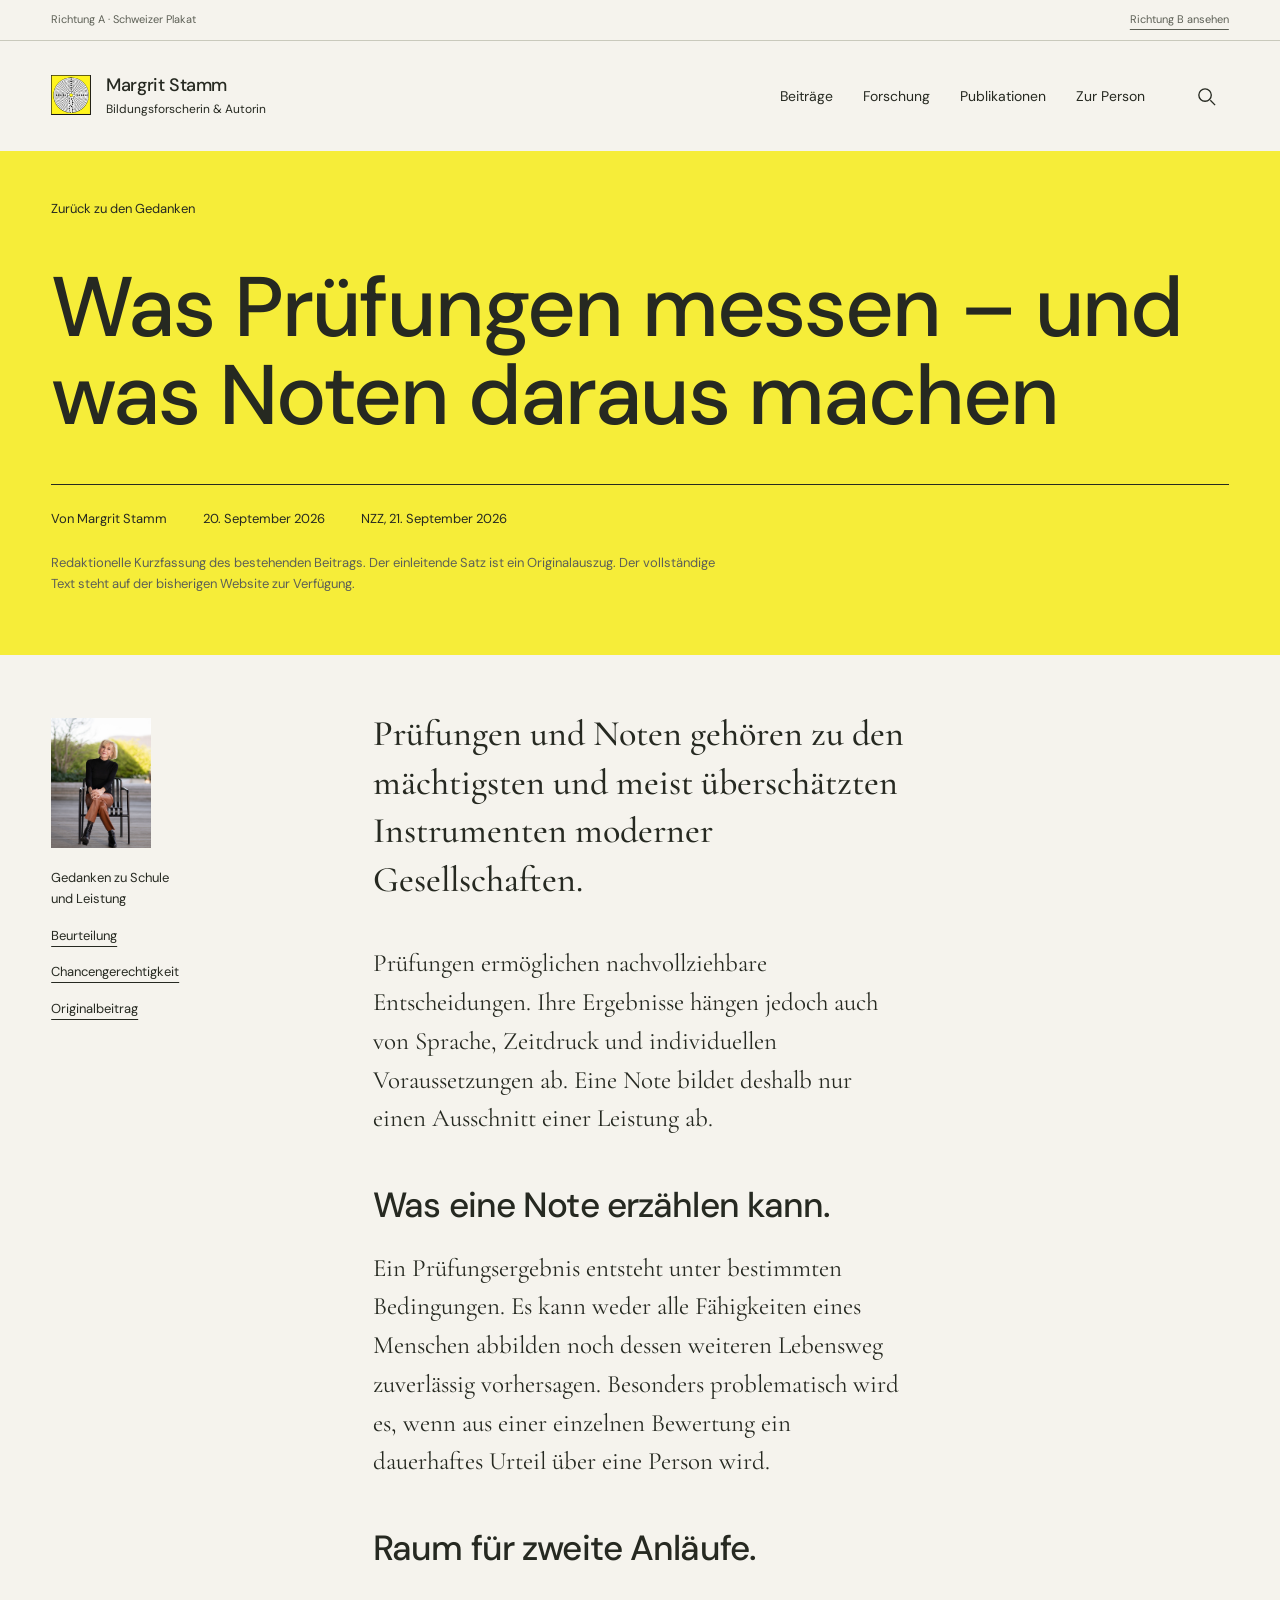
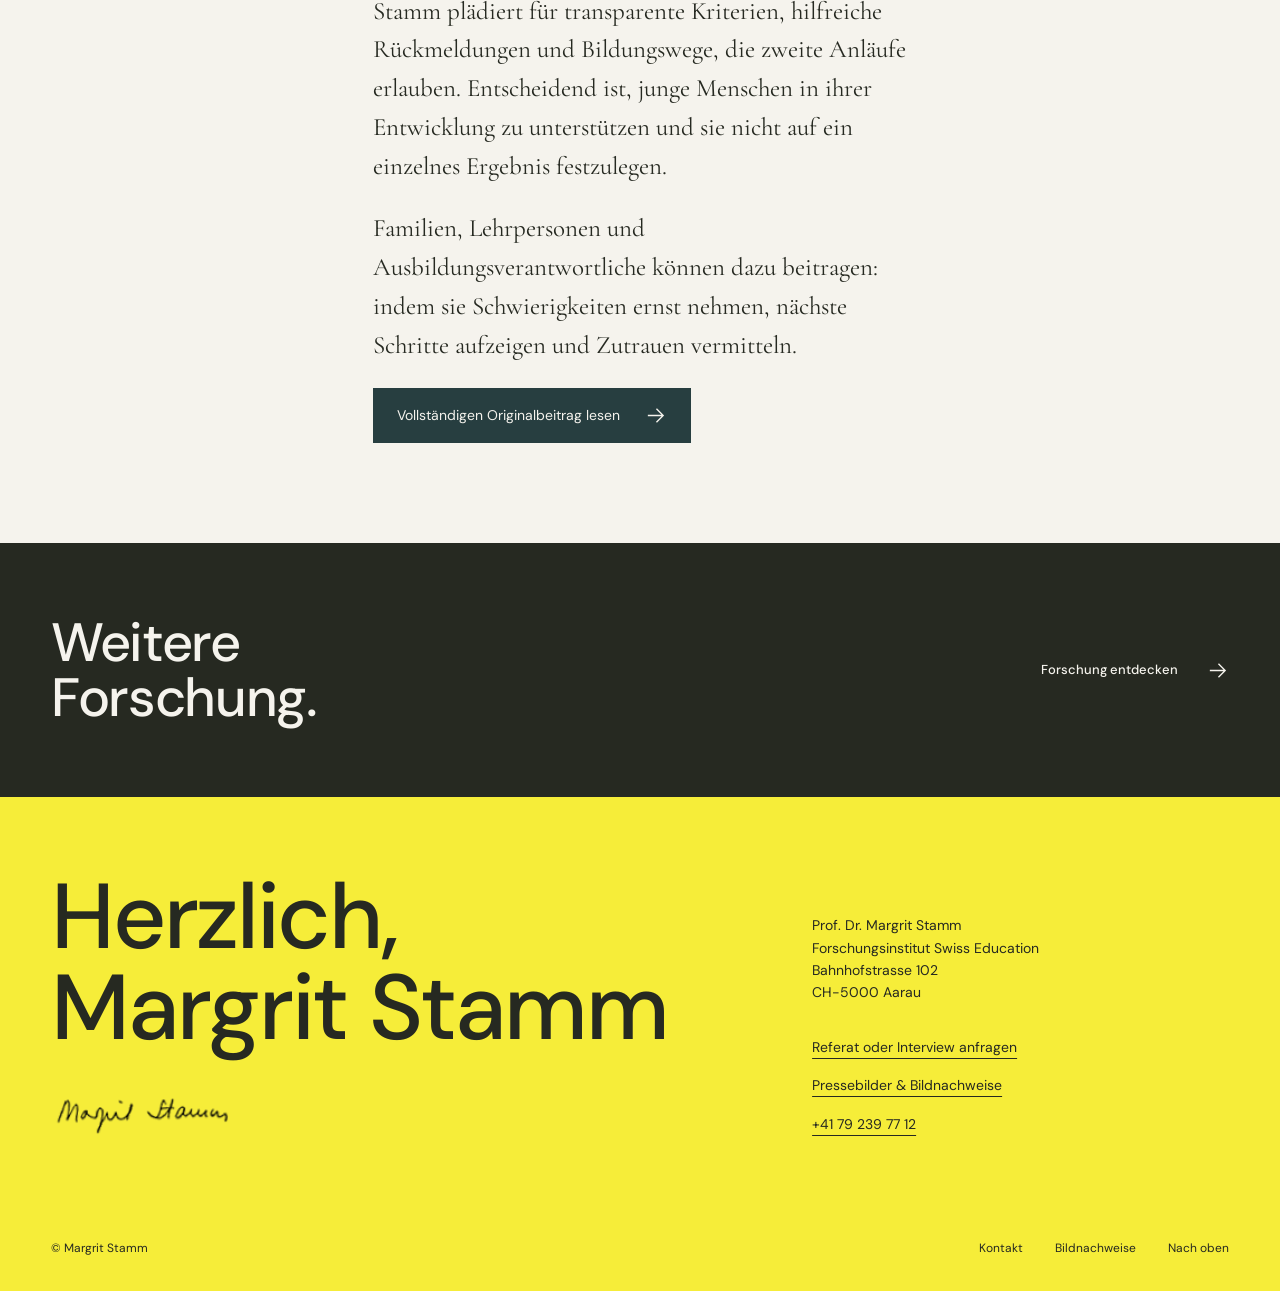
<file: plakat/artikel.html>
<!doctype html><html lang="de-CH"><head><meta charset="utf-8"><meta name="robots" content="noindex, nofollow"><meta name="viewport" content="width=device-width, initial-scale=1"><title>Was Prüfungen messen | Margrit Stamm</title><meta name="description" content="Forschung, Gedanken und Perspektiven von Prof. Dr. Margrit Stamm. Bildung, Kindheit und gesellschaftliche Chancen."><link rel="stylesheet" href="../style.css"><script src="app.js" defer></script><link rel="stylesheet" href="../editorial.css?v=studio3"><link rel="stylesheet" href="plakat.css?v=1"><link rel="stylesheet" href="../motion.css?v=1"><script src="../motion.js?v=1" defer></script></head><body><div class="proposal-bar">Richtung A · Schweizer Plakat <a href="../artikel.html">Richtung B ansehen</a></div>
<a class="skip" href="#main">Zum Inhalt</a><header class="header wrap"><a class="brand" href="index.html" aria-label="Margrit Stamm, Startseite"><span class="brand-emblem" aria-hidden="true"></span>Margrit Stamm<span>Bildungsforscherin & Autorin</span></a><nav aria-label="Hauptnavigation" id="navigation"><a href="beitraege.html">Beiträge</a><a href="forschung.html">Forschung</a><a href="publikationen.html">Publikationen</a><a href="index.html#person">Zur Person</a></nav><div class="header-actions"><button class="search-toggle icon-button" aria-label="Website durchsuchen"><svg viewBox="0 0 24 24" aria-hidden="true"><circle cx="10.5" cy="10.5" r="6.5"/><path d="m16 16 5 5"/></svg></button><button class="menu-toggle" aria-expanded="false" aria-controls="navigation">Menü</button></div></header>
<main id="main"><div class="article-header wrap"><a class="back" href="index.html#gedanken">Zurück zu den Gedanken</a><h1>Was Prüfungen messen – und was Noten daraus machen</h1><div class="article-meta"><span>Von Margrit Stamm</span><time datetime="2026-09-20">20. September 2026</time><span>NZZ, 21. September 2026</span></div><p class="source-note">Redaktionelle Kurzfassung des bestehenden Beitrags. Der einleitende Satz ist ein Originalauszug. Der vollständige Text steht auf der bisherigen Website zur Verfügung.</p></div><div class="article-layout wrap"><aside class="article-aside"><img src="../assets/portrait.jpg" width="72" height="90" alt="Margrit Stamm"><span>Gedanken zu Schule <br>und Leistung</span><nav aria-label="In diesem Beitrag"><a href="#beurteilung">Beurteilung</a><a href="#chancen">Chancengerechtigkeit</a><a href="#original">Originalbeitrag</a></nav></aside><article class="article-body"><p class="intro">Prüfungen und Noten gehören zu den mächtigsten und meist überschätzten Instrumenten moderner Gesellschaften.</p><p>Prüfungen ermöglichen nachvollziehbare Entscheidungen. Ihre Ergebnisse hängen jedoch auch von Sprache, Zeitdruck und individuellen Voraussetzungen ab. Eine Note bildet deshalb nur einen Ausschnitt einer Leistung ab.</p><h2 id="beurteilung">Was eine Note erzählen kann.</h2><p>Ein Prüfungsergebnis entsteht unter bestimmten Bedingungen. Es kann weder alle Fähigkeiten eines Menschen abbilden noch dessen weiteren Lebensweg zuverlässig vorhersagen. Besonders problematisch wird es, wenn aus einer einzelnen Bewertung ein dauerhaftes Urteil über eine Person wird.</p><h2 id="chancen">Raum für zweite Anläufe.</h2><p>Stamm plädiert für transparente Kriterien, hilfreiche Rückmeldungen und Bildungswege, die zweite Anläufe erlauben. Entscheidend ist, junge Menschen in ihrer Entwicklung zu unterstützen und sie nicht auf ein einzelnes Ergebnis festzulegen.</p><p>Familien, Lehrpersonen und Ausbildungsverantwortliche können dazu beitragen: indem sie Schwierigkeiten ernst nehmen, nächste Schritte aufzeigen und Zutrauen vermitteln.</p><a id="original" class="original" href="https://www.margritstamm.ch/blog/blog-uebersicht-bildung-und-erziehung/entry/was-pruefungen-messen-und-was-noten-daraus-machen-1.html">Vollständigen Originalbeitrag lesen <svg viewBox="0 0 24 24" aria-hidden="true"><path d="M4 12h16M13 5l7 7-7 7"/></svg></a></article></div><section class="article-end"><div class="wrap"><h2>Weitere <br>Forschung.</h2><a class="text-link" href="index.html#forschung">Forschung entdecken <svg viewBox="0 0 24 24" aria-hidden="true"><path d="M4 12h16M13 5l7 7-7 7"/></svg></a></div></section></main><footer id="kontakt" class="footer"><div class="wrap"><div class="footer-top"><div><h2>Herzlich, <br>Margrit Stamm</h2><img class="signature" src="../assets/signature.png" width="161" height="42" alt="Unterschrift von Margrit Stamm"></div><div class="footer-contact"><p>Prof. Dr. Margrit Stamm <br>Forschungsinstitut Swiss Education <br>Bahnhofstrasse 102 <br>CH-5000 Aarau</p><a href="https://www.margritstamm.ch/anfragen-und-pressefotos/anfragen-fuer-referate-und-interviews.html">Referat oder Interview anfragen</a><a href="https://www.margritstamm.ch/anfragen-und-pressefotos/pressefotos.html">Pressebilder & Bildnachweise</a><a href="tel:+41792397712">+41 79 239 77 12</a></div></div><div class="footer-bottom"><span>© Margrit Stamm</span><a href="https://www.margritstamm.ch/kontakt.html">Kontakt</a><button class="credits-toggle">Bildnachweise</button><a href="#main">Nach oben</a></div><p class="credits" hidden>Porträtfotografien: Raffael Waldner. Originalbilder und Unterschrift von margritstamm.ch. Schrift: Cormorant Garamond und DM Sans (Google Fonts).</p></div></footer>
<dialog class="search-dialog" aria-labelledby="search-title"><form method="dialog"><button class="close-search" aria-label="Suche schliessen">Schliessen</button></form><h2 id="search-title">Was beschäftigt Sie?</h2><label for="search">Beiträge und Themen durchsuchen</label><input id="search" type="search" placeholder="Zum Beispiel: Bildung, Noten, Familie" autocomplete="off"><div class="search-results" aria-live="polite"></div></dialog>
</body></html>
</file>
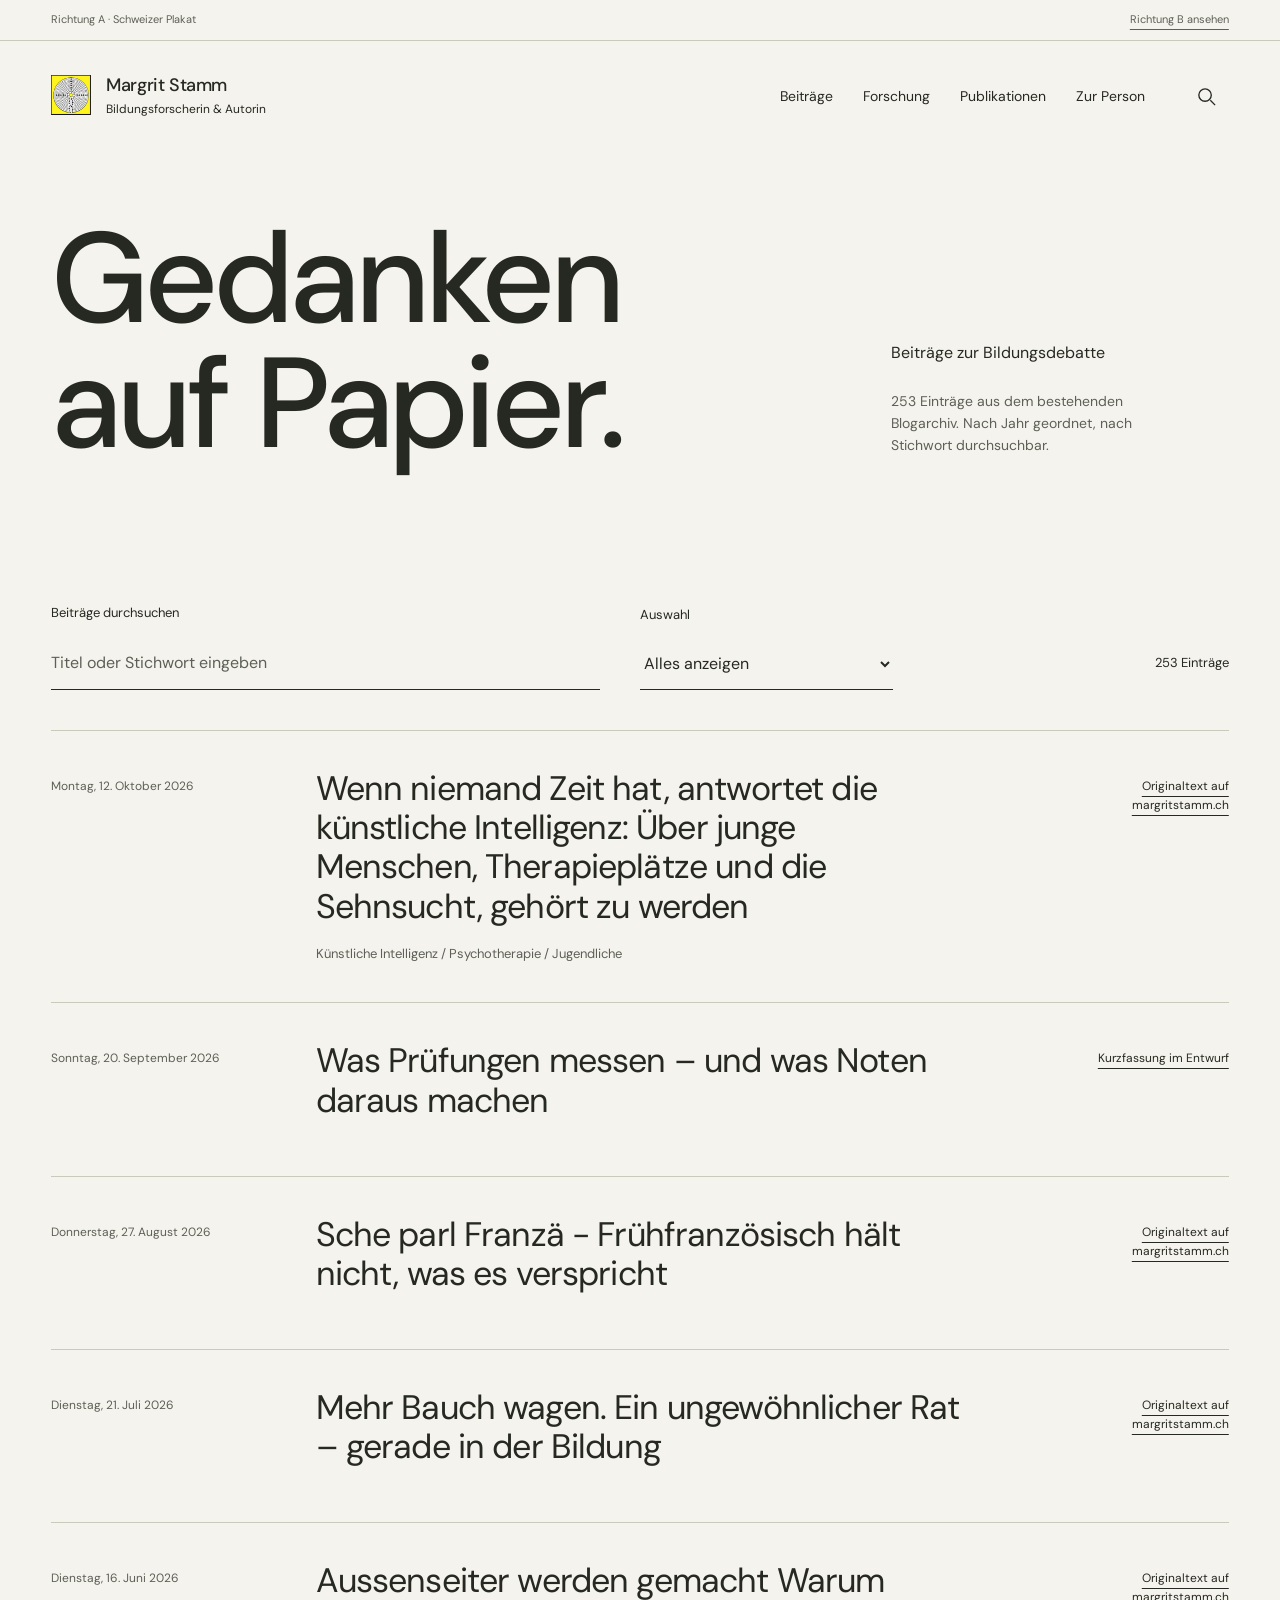
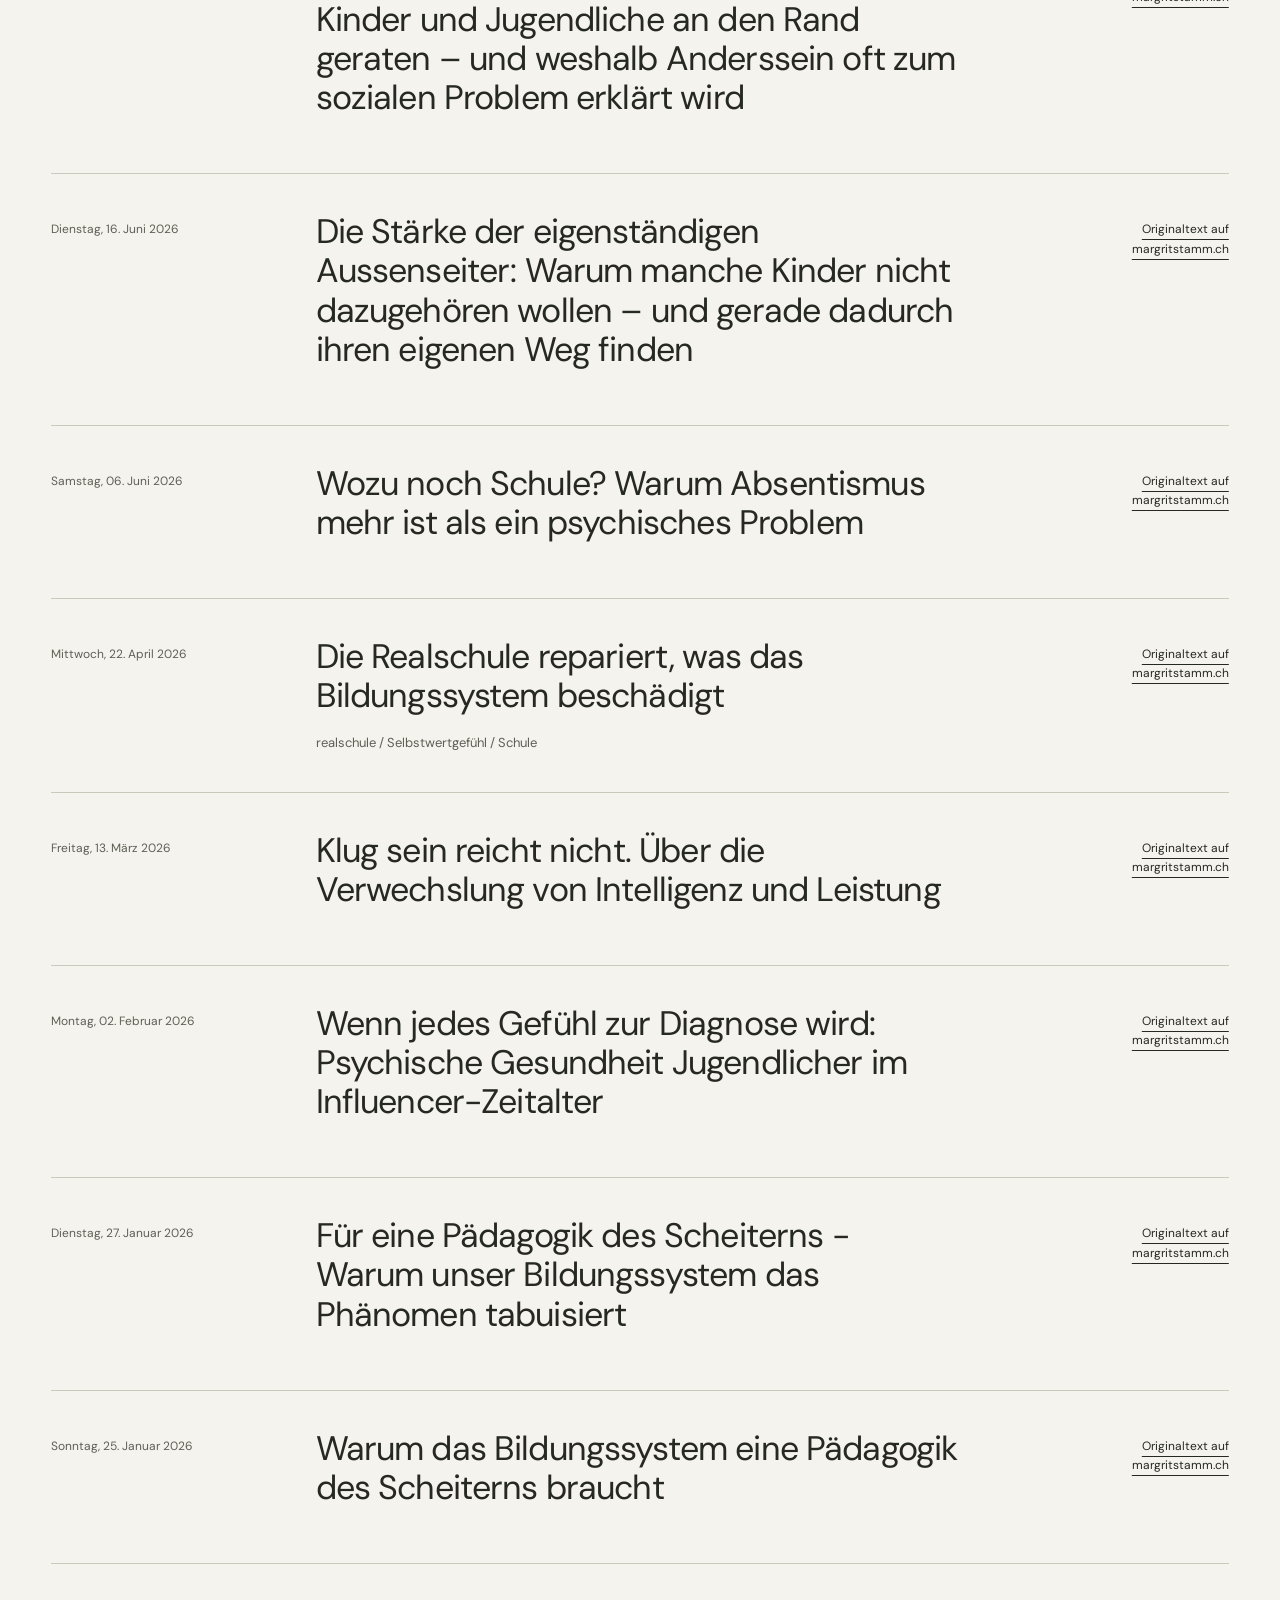
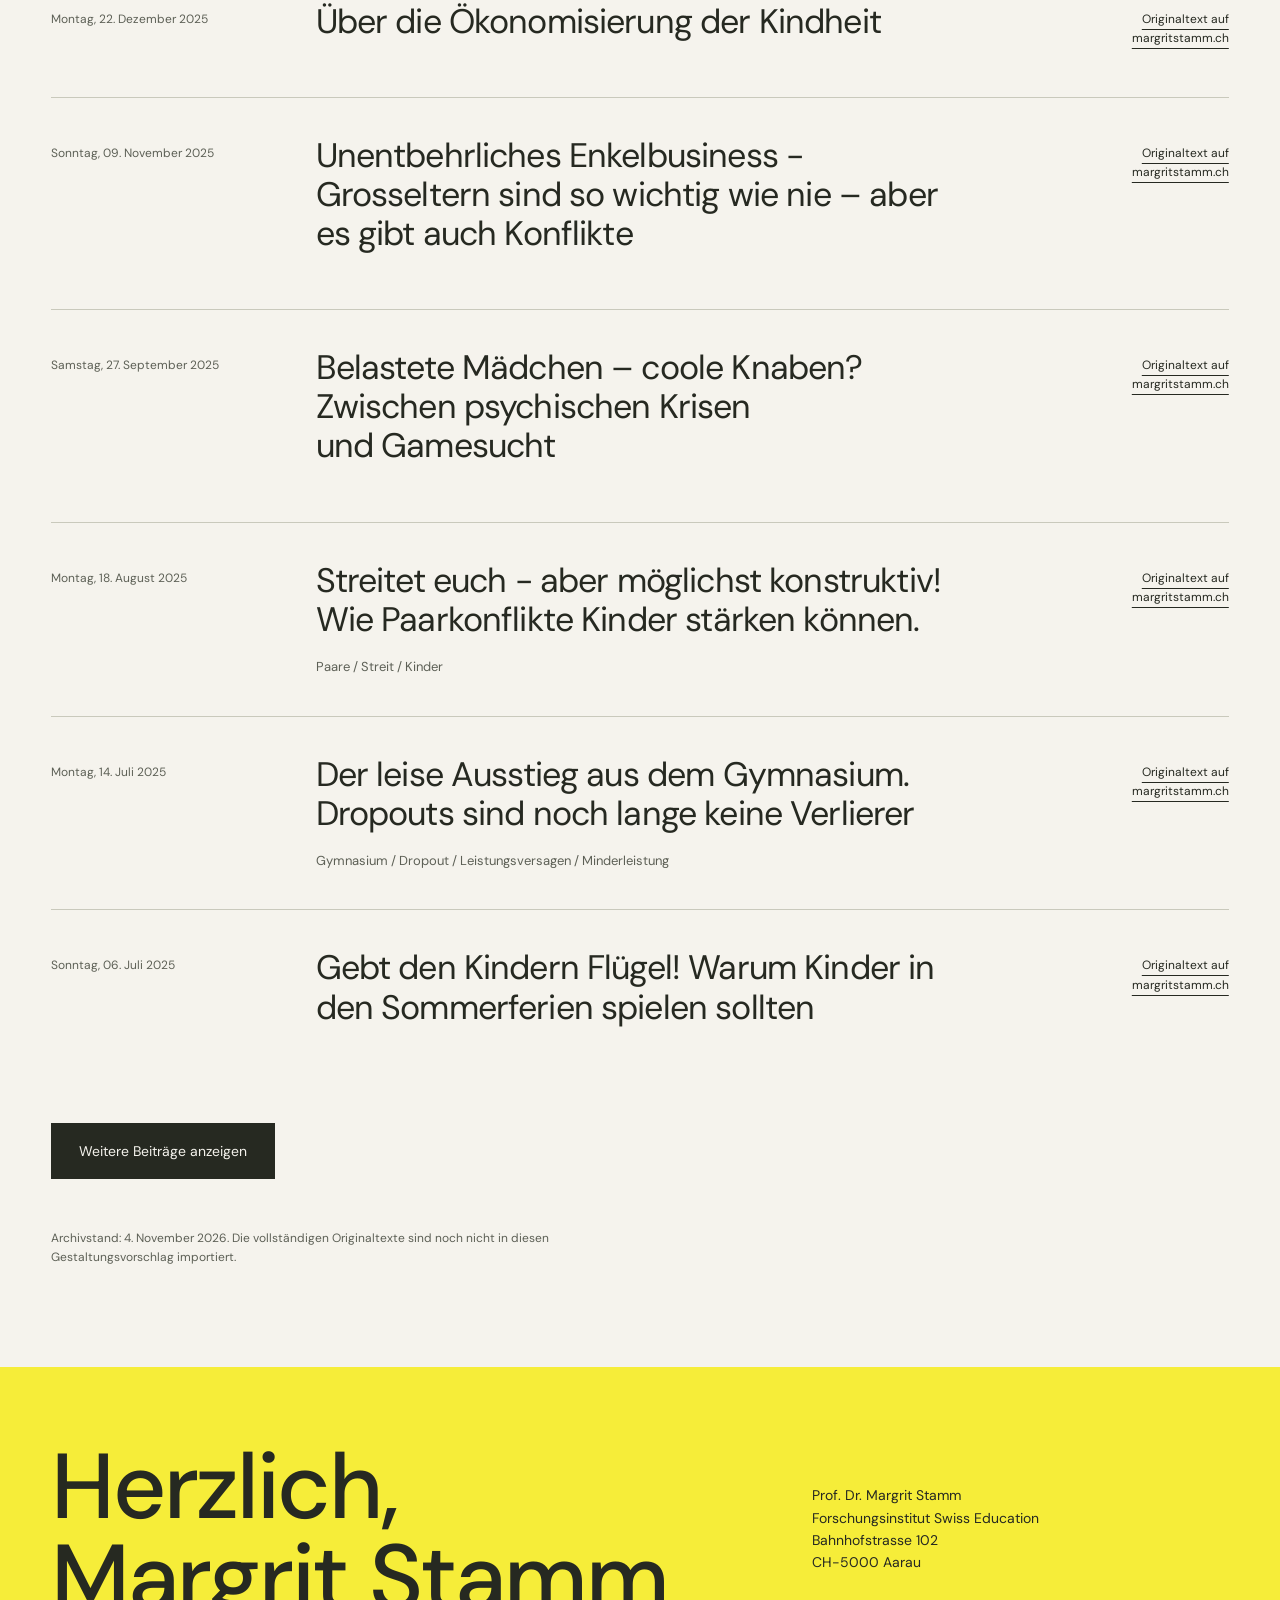
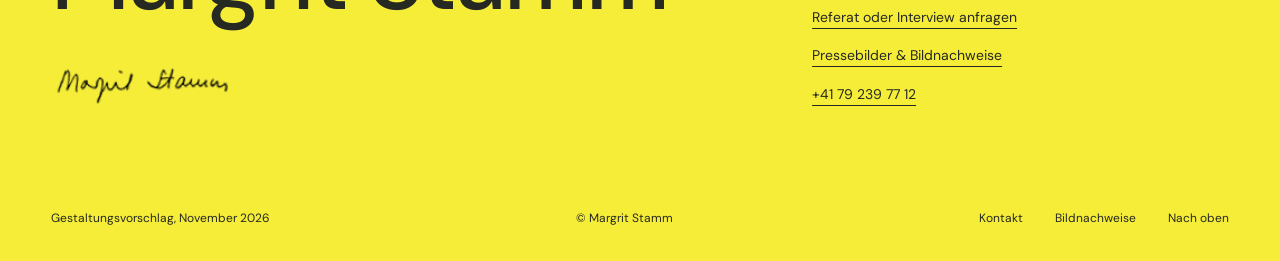
<file: plakat/beitraege.html>
<!doctype html><html lang="de-CH"><head><meta charset="utf-8"><meta name="robots" content="noindex, nofollow"><meta name="viewport" content="width=device-width, initial-scale=1"><title>Beiträge | Margrit Stamm</title><meta name="description" content="Forschung, Gedanken und Perspektiven von Prof. Dr. Margrit Stamm. Bildung, Kindheit und gesellschaftliche Chancen."><link rel="stylesheet" href="../style.css"><script src="app.js" defer></script><script src="archive.js" defer></script><link rel="stylesheet" href="../editorial.css?v=studio3"><link rel="stylesheet" href="plakat.css?v=1"><link rel="stylesheet" href="../motion.css?v=1"><script src="../motion.js?v=1" defer></script></head><body><div class="proposal-bar">Richtung A · Schweizer Plakat <a href="../beitraege.html">Richtung B ansehen</a></div>
<a class="skip" href="#main">Zum Inhalt</a><header class="header wrap"><a class="brand" href="index.html" aria-label="Margrit Stamm, Startseite"><span class="brand-emblem" aria-hidden="true"></span>Margrit Stamm<span>Bildungsforscherin & Autorin</span></a><nav aria-label="Hauptnavigation" id="navigation"><a href="beitraege.html">Beiträge</a><a href="forschung.html">Forschung</a><a href="publikationen.html">Publikationen</a><a href="index.html#person">Zur Person</a></nav><div class="header-actions"><button class="search-toggle icon-button" aria-label="Website durchsuchen"><svg viewBox="0 0 24 24" aria-hidden="true"><circle cx="10.5" cy="10.5" r="6.5"/><path d="m16 16 5 5"/></svg></button><button class="menu-toggle" aria-expanded="false" aria-controls="navigation">Menü</button></div></header>
<main id="main"><section class="archive-mast wrap"><h1>Gedanken<br>auf Papier.</h1><div><p>Beiträge zur Bildungsdebatte</p><p>253 Einträge aus dem bestehenden Blogarchiv. Nach Jahr geordnet, nach Stichwort durchsuchbar.</p></div></section><section class="wrap archive-section"><div class="archive-controls"><div><label for="archive-search">Beiträge durchsuchen</label><input type="search" id="archive-search" placeholder="Titel oder Stichwort eingeben" autocomplete="off"></div><div><label for="archive-filter">Auswahl</label><select id="archive-filter"><option value="">Alles anzeigen</option><option value="2026">2026</option><option value="2025">2025</option><option value="2024">2024</option><option value="2023">2023</option><option value="2022">2022</option><option value="2021">2021</option><option value="2020">2020</option><option value="2019">2019</option><option value="2018">2018</option><option value="2017">2017</option><option value="2016">2016</option><option value="2015">2015</option><option value="2014">2014</option><option value="2013">2013</option><option value="2012">2012</option></select></div><p id="archive-count" role="status"></p></div><div class="archive-rows"><article class="archive-row" data-category="2026"><time>Montag, 12. Oktober 2026</time><div><h2><a href="https://www.margritstamm.ch/blog/blog-uebersicht-bildung-und-erziehung/entry/wenn-niemand-zeit-hat-antwortet-die-kuenstliche-intelligenz-ueber-junge-menschen-therapieplaetze-und-die-sehnsucht-gehoert-zu-werden.html">Wenn niemand Zeit hat, antwortet die künstliche Intelligenz: Über junge Menschen, Therapieplätze und die Sehnsucht, gehört zu werden</a></h2><p>Künstliche Intelligenz / Psychotherapie / Jugendliche</p></div><a class="archive-action" href="https://www.margritstamm.ch/blog/blog-uebersicht-bildung-und-erziehung/entry/wenn-niemand-zeit-hat-antwortet-die-kuenstliche-intelligenz-ueber-junge-menschen-therapieplaetze-und-die-sehnsucht-gehoert-zu-werden.html">Originaltext auf margritstamm.ch</a></article><article class="archive-row" data-category="2026"><time>Sonntag, 20. September 2026</time><div><h2><a href="artikel.html">Was Prüfungen messen – und was Noten daraus machen</a></h2><p></p></div><a class="archive-action" href="artikel.html">Kurzfassung im Entwurf</a></article><article class="archive-row" data-category="2026"><time>Donnerstag, 27. August 2026</time><div><h2><a href="https://www.margritstamm.ch/blog/blog-uebersicht-bildung-und-erziehung/entry/sche-parl-franzae.html">Sche parl Franzä  - Frühfranzösisch hält nicht, was es verspricht</a></h2><p></p></div><a class="archive-action" href="https://www.margritstamm.ch/blog/blog-uebersicht-bildung-und-erziehung/entry/sche-parl-franzae.html">Originaltext auf margritstamm.ch</a></article><article class="archive-row" data-category="2026"><time>Dienstag, 21. Juli 2026</time><div><h2><a href="https://www.margritstamm.ch/blog/blog-uebersicht-bildung-und-erziehung/entry/mehr-bauch-wagen.html">Mehr Bauch wagen. Ein ungewöhnlicher Rat – gerade in der Bildung</a></h2><p></p></div><a class="archive-action" href="https://www.margritstamm.ch/blog/blog-uebersicht-bildung-und-erziehung/entry/mehr-bauch-wagen.html">Originaltext auf margritstamm.ch</a></article><article class="archive-row" data-category="2026"><time>Dienstag, 16. Juni 2026</time><div><h2><a href="https://www.margritstamm.ch/blog/blog-uebersicht-bildung-und-erziehung/entry/aussenseiter-werden-gemachtwarum-kinder-und-jugendliche-an-den-rand-geraten-und-weshalb-anderssein-oft-zum-sozialen-problem-erklaert-wird.html">Aussenseiter werden gemacht
Warum Kinder und Jugendliche an den Rand geraten – und weshalb Anderssein oft zum sozialen Problem erklärt wird</a></h2><p></p></div><a class="archive-action" href="https://www.margritstamm.ch/blog/blog-uebersicht-bildung-und-erziehung/entry/aussenseiter-werden-gemachtwarum-kinder-und-jugendliche-an-den-rand-geraten-und-weshalb-anderssein-oft-zum-sozialen-problem-erklaert-wird.html">Originaltext auf margritstamm.ch</a></article><article class="archive-row" data-category="2026"><time>Dienstag, 16. Juni 2026</time><div><h2><a href="https://www.margritstamm.ch/blog/blog-uebersicht-bildung-und-erziehung/entry/die-staerke-der-eigenstaendigen-aussenseiter.html">Die Stärke der eigenständigen Aussenseiter:  Warum manche Kinder nicht dazugehören wollen – und gerade dadurch ihren eigenen Weg finden</a></h2><p></p></div><a class="archive-action" href="https://www.margritstamm.ch/blog/blog-uebersicht-bildung-und-erziehung/entry/die-staerke-der-eigenstaendigen-aussenseiter.html">Originaltext auf margritstamm.ch</a></article><article class="archive-row" data-category="2026"><time>Samstag, 06. Juni 2026</time><div><h2><a href="https://www.margritstamm.ch/blog/blog-uebersicht-bildung-und-erziehung/entry/wozu-noch-schule-warum-absentismus-mehr-ist-als-ein-psychisches-problem.html">Wozu noch Schule?
Warum Absentismus mehr ist als ein psychisches Problem</a></h2><p></p></div><a class="archive-action" href="https://www.margritstamm.ch/blog/blog-uebersicht-bildung-und-erziehung/entry/wozu-noch-schule-warum-absentismus-mehr-ist-als-ein-psychisches-problem.html">Originaltext auf margritstamm.ch</a></article><article class="archive-row" data-category="2026"><time>Mittwoch, 22. April 2026</time><div><h2><a href="https://www.margritstamm.ch/blog/blog-uebersicht-bildung-und-erziehung/entry/die-realschule-repariert-was-das.html">Die Realschule repariert, was das Bildungssystem beschädigt</a></h2><p>realschule / Selbstwertgefühl / Schule</p></div><a class="archive-action" href="https://www.margritstamm.ch/blog/blog-uebersicht-bildung-und-erziehung/entry/die-realschule-repariert-was-das.html">Originaltext auf margritstamm.ch</a></article><article class="archive-row" data-category="2026"><time>Freitag, 13. März 2026</time><div><h2><a href="https://www.margritstamm.ch/blog/blog-uebersicht-bildung-und-erziehung/entry/klug-sein-reicht-nicht-ueber-die-verwechslung-von-intelligenz-und-koennen.html">Klug sein reicht nicht. Über die Verwechslung von Intelligenz und Leistung</a></h2><p></p></div><a class="archive-action" href="https://www.margritstamm.ch/blog/blog-uebersicht-bildung-und-erziehung/entry/klug-sein-reicht-nicht-ueber-die-verwechslung-von-intelligenz-und-koennen.html">Originaltext auf margritstamm.ch</a></article><article class="archive-row" data-category="2026"><time>Montag, 02. Februar 2026</time><div><h2><a href="https://www.margritstamm.ch/blog/blog-uebersicht-bildung-und-erziehung/entry/wenn-jedes-gefuehl-zur-diagnose-wird.html">Wenn jedes Gefühl zur Diagnose wird: Psychische Gesundheit Jugendlicher im Influencer-Zeitalter</a></h2><p></p></div><a class="archive-action" href="https://www.margritstamm.ch/blog/blog-uebersicht-bildung-und-erziehung/entry/wenn-jedes-gefuehl-zur-diagnose-wird.html">Originaltext auf margritstamm.ch</a></article><article class="archive-row" data-category="2026"><time>Dienstag, 27. Januar 2026</time><div><h2><a href="https://www.margritstamm.ch/blog/blog-uebersicht-bildung-und-erziehung/entry/eine-paedagogik-des-scheitern-warum-unser-bildungssystem-das-phaenomen-tabuisiert.html">Für eine Pädagogik des Scheiterns - Warum unser Bildungssystem das Phänomen tabuisiert</a></h2><p></p></div><a class="archive-action" href="https://www.margritstamm.ch/blog/blog-uebersicht-bildung-und-erziehung/entry/eine-paedagogik-des-scheitern-warum-unser-bildungssystem-das-phaenomen-tabuisiert.html">Originaltext auf margritstamm.ch</a></article><article class="archive-row" data-category="2026"><time>Sonntag, 25. Januar 2026</time><div><h2><a href="https://www.margritstamm.ch/blog/blog-uebersicht-bildung-und-erziehung/entry/warum-das-bildungssystem-eine-paedagogik-des-scheiterns-braucht.html">Warum das Bildungssystem eine Pädagogik des Scheiterns braucht</a></h2><p></p></div><a class="archive-action" href="https://www.margritstamm.ch/blog/blog-uebersicht-bildung-und-erziehung/entry/warum-das-bildungssystem-eine-paedagogik-des-scheiterns-braucht.html">Originaltext auf margritstamm.ch</a></article><article class="archive-row" data-category="2025"><time>Montag, 22. Dezember 2025</time><div><h2><a href="https://www.margritstamm.ch/blog/blog-uebersicht-bildung-und-erziehung/entry/ueber-die-oekonomisierung-der-kindheit.html">Über die Ökonomisierung der Kindheit</a></h2><p></p></div><a class="archive-action" href="https://www.margritstamm.ch/blog/blog-uebersicht-bildung-und-erziehung/entry/ueber-die-oekonomisierung-der-kindheit.html">Originaltext auf margritstamm.ch</a></article><article class="archive-row" data-category="2025"><time>Sonntag, 09. November 2025</time><div><h2><a href="https://www.margritstamm.ch/blog/blog-uebersicht-bildung-und-erziehung/entry/unentbehrliches-enkelbusiness.html">Unentbehrliches Enkelbusiness - Grosseltern sind so wichtig wie nie – aber es gibt auch Konflikte</a></h2><p></p></div><a class="archive-action" href="https://www.margritstamm.ch/blog/blog-uebersicht-bildung-und-erziehung/entry/unentbehrliches-enkelbusiness.html">Originaltext auf margritstamm.ch</a></article><article class="archive-row" data-category="2025"><time>Samstag, 27. September 2025</time><div><h2><a href="https://www.margritstamm.ch/blog/blog-uebersicht-bildung-und-erziehung/entry/belastete-maedchen-coole-knaben-zwischen-psychischen-krisen-und-gamesucht.html">Belastete Mädchen – coole Knaben? Zwischen psychischen Krisen und Gamesucht</a></h2><p></p></div><a class="archive-action" href="https://www.margritstamm.ch/blog/blog-uebersicht-bildung-und-erziehung/entry/belastete-maedchen-coole-knaben-zwischen-psychischen-krisen-und-gamesucht.html">Originaltext auf margritstamm.ch</a></article><article class="archive-row" data-category="2025"><time>Montag, 18. August 2025</time><div><h2><a href="https://www.margritstamm.ch/blog/blog-uebersicht-bildung-und-erziehung/entry/streitet-euch-aber-moeglichst-konstruktiv.html">Streitet euch - aber möglichst konstruktiv! Wie Paarkonflikte Kinder stärken können.</a></h2><p>Paare / Streit / Kinder</p></div><a class="archive-action" href="https://www.margritstamm.ch/blog/blog-uebersicht-bildung-und-erziehung/entry/streitet-euch-aber-moeglichst-konstruktiv.html">Originaltext auf margritstamm.ch</a></article><article class="archive-row" data-category="2025"><time>Montag, 14. Juli 2025</time><div><h2><a href="https://www.margritstamm.ch/blog/blog-uebersicht-bildung-und-erziehung/entry/der-leise-ausstieg-aus-dem-gymnasium-dropouts-sind-noch-lange-keine-verlierer.html">Der leise Ausstieg aus dem Gymnasium. Dropouts sind noch lange keine Verlierer</a></h2><p>Gymnasium / Dropout / Leistungsversagen / Minderleistung</p></div><a class="archive-action" href="https://www.margritstamm.ch/blog/blog-uebersicht-bildung-und-erziehung/entry/der-leise-ausstieg-aus-dem-gymnasium-dropouts-sind-noch-lange-keine-verlierer.html">Originaltext auf margritstamm.ch</a></article><article class="archive-row" data-category="2025"><time>Sonntag, 06. Juli 2025</time><div><h2><a href="https://www.margritstamm.ch/blog/blog-uebersicht-bildung-und-erziehung/entry/gebt-den-kindern-fluegel-warum-kinder-in-den-sommerferien-spielen-sollten.html">Gebt den Kindern Flügel! Warum Kinder in den Sommerferien spielen sollten</a></h2><p></p></div><a class="archive-action" href="https://www.margritstamm.ch/blog/blog-uebersicht-bildung-und-erziehung/entry/gebt-den-kindern-fluegel-warum-kinder-in-den-sommerferien-spielen-sollten.html">Originaltext auf margritstamm.ch</a></article><article class="archive-row" data-category="2025"><time>Sonntag, 25. Mai 2025</time><div><h2><a href="https://www.margritstamm.ch/blog/blog-uebersicht-bildung-und-erziehung/entry/leer-in-geist-und-seele-ueber-die-bedeutung-der-langeweile.html">Leer in Geist und Seele. Über die Bedeutung der Langeweile</a></h2><p></p></div><a class="archive-action" href="https://www.margritstamm.ch/blog/blog-uebersicht-bildung-und-erziehung/entry/leer-in-geist-und-seele-ueber-die-bedeutung-der-langeweile.html">Originaltext auf margritstamm.ch</a></article><article class="archive-row" data-category="2025"><time>Montag, 14. April 2025</time><div><h2><a href="https://www.margritstamm.ch/blog/blog-uebersicht-bildung-und-erziehung/entry/die-not-der-noten-1.html">Die Not der Noten</a></h2><p></p></div><a class="archive-action" href="https://www.margritstamm.ch/blog/blog-uebersicht-bildung-und-erziehung/entry/die-not-der-noten-1.html">Originaltext auf margritstamm.ch</a></article><article class="archive-row" data-category="2025"><time>Montag, 03. März 2025</time><div><h2><a href="https://www.margritstamm.ch/blog/blog-uebersicht-bildung-und-erziehung/entry/smartphone-kindheiten-wo-liegt-das-problem.html">Smartphone-Kindheiten</a></h2><p></p></div><a class="archive-action" href="https://www.margritstamm.ch/blog/blog-uebersicht-bildung-und-erziehung/entry/smartphone-kindheiten-wo-liegt-das-problem.html">Originaltext auf margritstamm.ch</a></article><article class="archive-row" data-category="2025"><time>Donnerstag, 13. Februar 2025</time><div><h2><a href="https://www.margritstamm.ch/blog/blog-uebersicht-bildung-und-erziehung/entry/der-apfel-faellt-nicht-weit-vom-stamm.html">&quot;Der Apfel fällt nicht weit vom Stamm&quot;. Warum dieses Sprichwort ehrlicher ist als &quot;Jede und jeder ist des eigene Glückes Schmied&quot;</a></h2><p></p></div><a class="archive-action" href="https://www.margritstamm.ch/blog/blog-uebersicht-bildung-und-erziehung/entry/der-apfel-faellt-nicht-weit-vom-stamm.html">Originaltext auf margritstamm.ch</a></article><article class="archive-row" data-category="2025"><time>Montag, 20. Januar 2025</time><div><h2><a href="https://www.margritstamm.ch/blog/blog-uebersicht-bildung-und-erziehung/entry/von-knaben-und-jungen-maennern-sind-sie-das-neue-problemgeschlecht.html">Unsere Schule ist nicht für Knaben gemacht</a></h2><p>Geschlecht</p></div><a class="archive-action" href="https://www.margritstamm.ch/blog/blog-uebersicht-bildung-und-erziehung/entry/von-knaben-und-jungen-maennern-sind-sie-das-neue-problemgeschlecht.html">Originaltext auf margritstamm.ch</a></article><article class="archive-row" data-category="2024"><time>Freitag, 13. Dezember 2024</time><div><h2><a href="https://www.margritstamm.ch/blog/blog-uebersicht-bildung-und-erziehung/entry/die-popularitaet-von-privatschulen-nimmt-zu-sind-oeffentliche-schulen-schlechter.html">Die Popularität von Privatschulen nimmt zu: Sind öffentliche Schulen schlechter?</a></h2><p></p></div><a class="archive-action" href="https://www.margritstamm.ch/blog/blog-uebersicht-bildung-und-erziehung/entry/die-popularitaet-von-privatschulen-nimmt-zu-sind-oeffentliche-schulen-schlechter.html">Originaltext auf margritstamm.ch</a></article><article class="archive-row" data-category="2024"><time>Donnerstag, 12. Dezember 2024</time><div><h2><a href="https://www.margritstamm.ch/blog/blog-uebersicht-bildung-und-erziehung/entry/ich-galt-als-eine-bildungsferne-schuelerin-mit-wenig-potenzial-margrit-stamm-ueber-den-aufstieg-von-arbeiterkindern.html">«Ich galt als eine bildungsferne Schülerin mit wenig Potenzial»: Margrit Stamm über den Aufstieg von Arbeiterkindern</a></h2><p></p></div><a class="archive-action" href="https://www.margritstamm.ch/blog/blog-uebersicht-bildung-und-erziehung/entry/ich-galt-als-eine-bildungsferne-schuelerin-mit-wenig-potenzial-margrit-stamm-ueber-den-aufstieg-von-arbeiterkindern.html">Originaltext auf margritstamm.ch</a></article><article class="archive-row" data-category="2024"><time>Mittwoch, 04. Dezember 2024</time><div><h2><a href="https://www.margritstamm.ch/blog/blog-uebersicht-bildung-und-erziehung/entry/auf-hochleistung-getrimmt-kinder-in-der.html">Auf Hochleistung getrimmt - Kinder in der Optimierungsgesellschaft</a></h2><p></p></div><a class="archive-action" href="https://www.margritstamm.ch/blog/blog-uebersicht-bildung-und-erziehung/entry/auf-hochleistung-getrimmt-kinder-in-der.html">Originaltext auf margritstamm.ch</a></article><article class="archive-row" data-category="2024"><time>Mittwoch, 30. Oktober 2024</time><div><h2><a href="https://www.margritstamm.ch/blog/blog-uebersicht-bildung-und-erziehung/entry/gibt-es-ein-recht-aufs-schulschwaenzen.html">Gibt es ein Recht aufs Schulschwänzen? Jugendliche und ihr zunehmend distanziertes Verhältnis zur Schulpräsenz</a></h2><p>Schulpflicht / Schwänzen / Social Media</p></div><a class="archive-action" href="https://www.margritstamm.ch/blog/blog-uebersicht-bildung-und-erziehung/entry/gibt-es-ein-recht-aufs-schulschwaenzen.html">Originaltext auf margritstamm.ch</a></article><article class="archive-row" data-category="2024"><time>Mittwoch, 11. September 2024</time><div><h2><a href="https://www.margritstamm.ch/blog/blog-uebersicht-bildung-und-erziehung/entry/biss-ist-wichtiger-als-talent.html">Biss ist wichtiger als Talent</a></h2><p></p></div><a class="archive-action" href="https://www.margritstamm.ch/blog/blog-uebersicht-bildung-und-erziehung/entry/biss-ist-wichtiger-als-talent.html">Originaltext auf margritstamm.ch</a></article><article class="archive-row" data-category="2024"><time>Samstag, 03. August 2024</time><div><h2><a href="https://www.margritstamm.ch/blog/blog-uebersicht-bildung-und-erziehung/entry/schwanger-werden-wenn-es-fuer-die-firma-passt-ueber-die-moeglichkeit-den-kinderwunsch-aufs-eis-zu-legen.html">Schwanger werden, wenn es für die Firma passt?
Über die Möglichkeit, den Kinderwunsch aufs Eis zu legen</a></h2><p>Mütter / Beruf / Kinder</p></div><a class="archive-action" href="https://www.margritstamm.ch/blog/blog-uebersicht-bildung-und-erziehung/entry/schwanger-werden-wenn-es-fuer-die-firma-passt-ueber-die-moeglichkeit-den-kinderwunsch-aufs-eis-zu-legen.html">Originaltext auf margritstamm.ch</a></article><article class="archive-row" data-category="2024"><time>Mittwoch, 03. Juli 2024</time><div><h2><a href="https://www.margritstamm.ch/blog/blog-uebersicht-bildung-und-erziehung/entry/bueffeln-in-den-sommerferien.html">Sollen Kinder in den Sommerferien büffeln? Kommt drauf an ...</a></h2><p></p></div><a class="archive-action" href="https://www.margritstamm.ch/blog/blog-uebersicht-bildung-und-erziehung/entry/bueffeln-in-den-sommerferien.html">Originaltext auf margritstamm.ch</a></article><article class="archive-row" data-category="2024"><time>Sonntag, 16. Juni 2024</time><div><h2><a href="https://www.margritstamm.ch/blog/blog-uebersicht-bildung-und-erziehung/entry/[base64].html">Kognitive Hochbegabung gilt heute als Mass der Dinge – dabei wird Intelligenz ebenso überschätzt wie unterschätzt</a></h2><p></p></div><a class="archive-action" href="https://www.margritstamm.ch/blog/blog-uebersicht-bildung-und-erziehung/entry/[base64].html">Originaltext auf margritstamm.ch</a></article><article class="archive-row" data-category="2024"><time>Sonntag, 05. Mai 2024</time><div><h2><a href="https://www.margritstamm.ch/blog/blog-uebersicht-bildung-und-erziehung/entry/das-handy-als-babysitter-die-folgen-des-medienkonsums-fuer-kinder.html">Das Handy als Babysitter: Die Folgen des Medienkonsums für Kinder</a></h2><p>Smartphone / Handy / Eltern / Modelle</p></div><a class="archive-action" href="https://www.margritstamm.ch/blog/blog-uebersicht-bildung-und-erziehung/entry/das-handy-als-babysitter-die-folgen-des-medienkonsums-fuer-kinder.html">Originaltext auf margritstamm.ch</a></article><article class="archive-row" data-category="2024"><time>Sonntag, 07. April 2024</time><div><h2><a href="https://www.margritstamm.ch/blog/blog-uebersicht-bildung-und-erziehung/entry/brauchen-wir-eine-hoehere-gymi-quote.html">Brauchen wir eine höhere Gymi-Quote?</a></h2><p></p></div><a class="archive-action" href="https://www.margritstamm.ch/blog/blog-uebersicht-bildung-und-erziehung/entry/brauchen-wir-eine-hoehere-gymi-quote.html">Originaltext auf margritstamm.ch</a></article><article class="archive-row" data-category="2024"><time>Sonntag, 24. März 2024</time><div><h2><a href="https://www.margritstamm.ch/blog/blog-uebersicht-bildung-und-erziehung/entry/auf-das-berufsimage-kommt-es-anueber-die-schwierige-suche-nach-lehrlingen.html">Auf das Berufsimage kommt es an:
Über die schwierige Suche nach Lehrlingen</a></h2><p></p></div><a class="archive-action" href="https://www.margritstamm.ch/blog/blog-uebersicht-bildung-und-erziehung/entry/auf-das-berufsimage-kommt-es-anueber-die-schwierige-suche-nach-lehrlingen.html">Originaltext auf margritstamm.ch</a></article><article class="archive-row" data-category="2024"><time>Donnerstag, 15. Februar 2024</time><div><h2><a href="https://www.margritstamm.ch/blog/blog-uebersicht-bildung-und-erziehung/entry/versagensaengste-der-tuechtigen.html">Versagensängste der Tüchtigen</a></h2><p></p></div><a class="archive-action" href="https://www.margritstamm.ch/blog/blog-uebersicht-bildung-und-erziehung/entry/versagensaengste-der-tuechtigen.html">Originaltext auf margritstamm.ch</a></article><article class="archive-row" data-category="2024"><time>Mittwoch, 03. Januar 2024</time><div><h2><a href="https://www.margritstamm.ch/blog/blog-uebersicht-bildung-und-erziehung/entry/lieber-ins-buero-als-auf-den-bau-das-verhaeltnis-von-berufswahl-und-prestige.html">Lieber ins Büro als auf den Bau - Das Verhältnis von Berufswahl und Prestige</a></h2><p></p></div><a class="archive-action" href="https://www.margritstamm.ch/blog/blog-uebersicht-bildung-und-erziehung/entry/lieber-ins-buero-als-auf-den-bau-das-verhaeltnis-von-berufswahl-und-prestige.html">Originaltext auf margritstamm.ch</a></article><article class="archive-row" data-category="2023"><time>Mittwoch, 06. Dezember 2023</time><div><h2><a href="https://www.margritstamm.ch/blog/blog-uebersicht-bildung-und-erziehung/entry/kinder-im-treibhaus-warum-der-muessiggang-vorbei-ist.html">Kinder im Treibhaus - Warum der Müssiggang vorbei ist</a></h2><p>Frühe Förderung / Optimierungsgesellschaft</p></div><a class="archive-action" href="https://www.margritstamm.ch/blog/blog-uebersicht-bildung-und-erziehung/entry/kinder-im-treibhaus-warum-der-muessiggang-vorbei-ist.html">Originaltext auf margritstamm.ch</a></article><article class="archive-row" data-category="2023"><time>Montag, 27. November 2023</time><div><h2><a href="https://www.margritstamm.ch/blog/blog-uebersicht-bildung-und-erziehung/entry/letzte-lektion-liebesentzug-1.html">Letzte Lektion: Liebesentzug</a></h2><p></p></div><a class="archive-action" href="https://www.margritstamm.ch/blog/blog-uebersicht-bildung-und-erziehung/entry/letzte-lektion-liebesentzug-1.html">Originaltext auf margritstamm.ch</a></article><article class="archive-row" data-category="2023"><time>Sonntag, 19. November 2023</time><div><h2><a href="https://www.margritstamm.ch/blog/blog-uebersicht-bildung-und-erziehung/entry/bueezer-kinder-die-es-ans-gymnasium-schaffen.html">&quot;Büezer Kinder&quot;, die es ans Gymnasium schaffen</a></h2><p></p></div><a class="archive-action" href="https://www.margritstamm.ch/blog/blog-uebersicht-bildung-und-erziehung/entry/bueezer-kinder-die-es-ans-gymnasium-schaffen.html">Originaltext auf margritstamm.ch</a></article><article class="archive-row" data-category="2023"><time>Samstag, 21. Oktober 2023</time><div><h2><a href="https://www.margritstamm.ch/blog/blog-uebersicht-bildung-und-erziehung/entry/wer-hart-arbeitet-kann-alles-erreichen-wirklich.html">Wer hart arbeitet, kann alles erreichen - wirklich?</a></h2><p></p></div><a class="archive-action" href="https://www.margritstamm.ch/blog/blog-uebersicht-bildung-und-erziehung/entry/wer-hart-arbeitet-kann-alles-erreichen-wirklich.html">Originaltext auf margritstamm.ch</a></article><article class="archive-row" data-category="2023"><time>Freitag, 29. September 2023</time><div><h2><a href="https://www.margritstamm.ch/blog/blog-uebersicht-bildung-und-erziehung/entry/die-noete-des-weiblichen-geschlechts-mit-der-mathematik-ueber-geschlechterklischees-und-selbstzweifel.html">Die Nöte des weiblichen Geschlechts mit Mathematik - Über Geschlechterklischees und Selbstzweifel</a></h2><p></p></div><a class="archive-action" href="https://www.margritstamm.ch/blog/blog-uebersicht-bildung-und-erziehung/entry/die-noete-des-weiblichen-geschlechts-mit-der-mathematik-ueber-geschlechterklischees-und-selbstzweifel.html">Originaltext auf margritstamm.ch</a></article><article class="archive-row" data-category="2023"><time>Freitag, 28. Juli 2023</time><div><h2><a href="https://www.margritstamm.ch/blog/blog-uebersicht-bildung-und-erziehung/entry/s-grosi-als-es-1.html">S&#x27;Grosi als &quot;Es&quot;</a></h2><p>Grossmütter / Fürsorge</p></div><a class="archive-action" href="https://www.margritstamm.ch/blog/blog-uebersicht-bildung-und-erziehung/entry/s-grosi-als-es-1.html">Originaltext auf margritstamm.ch</a></article><article class="archive-row" data-category="2023"><time>Donnerstag, 08. Juni 2023</time><div><h2><a href="https://www.margritstamm.ch/blog/blog-uebersicht-bildung-und-erziehung/entry/mach-unbedingt-das-gymi-1-2.html">Mach unbedingt das Gymi!</a></h2><p></p></div><a class="archive-action" href="https://www.margritstamm.ch/blog/blog-uebersicht-bildung-und-erziehung/entry/mach-unbedingt-das-gymi-1-2.html">Originaltext auf margritstamm.ch</a></article><article class="archive-row" data-category="2023"><time>Samstag, 20. Mai 2023</time><div><h2><a href="https://www.margritstamm.ch/blog/blog-uebersicht-bildung-und-erziehung/entry/was-sollen-muetter-tun-und-lassen-hintergruende-des-mama-mythos.html">Was sollen Mütter tun und lassen?</a></h2><p></p></div><a class="archive-action" href="https://www.margritstamm.ch/blog/blog-uebersicht-bildung-und-erziehung/entry/was-sollen-muetter-tun-und-lassen-hintergruende-des-mama-mythos.html">Originaltext auf margritstamm.ch</a></article><article class="archive-row" data-category="2023"><time>Freitag, 21. April 2023</time><div><h2><a href="https://www.margritstamm.ch/blog/blog-uebersicht-bildung-und-erziehung/entry/der-druck-zum-mittelmass-wie-buben-mit-den-maennlichen-geschlechtsstereotypien-umgehen-teil-ii.html">Der Druck zum Mittelmass Wie Buben mit den männlichen Geschlechtsstereotypien umgehen (Teil II)</a></h2><p></p></div><a class="archive-action" href="https://www.margritstamm.ch/blog/blog-uebersicht-bildung-und-erziehung/entry/der-druck-zum-mittelmass-wie-buben-mit-den-maennlichen-geschlechtsstereotypien-umgehen-teil-ii.html">Originaltext auf margritstamm.ch</a></article><article class="archive-row" data-category="2023"><time>Freitag, 21. April 2023</time><div><h2><a href="https://www.margritstamm.ch/blog/blog-uebersicht-bildung-und-erziehung/entry/der-druck-zum-mittelmass-wie-knaben-mit-maennlichen-geschlechtsstereotypien-umgehen.html">Der Druck zum Mittelmass Wie Buben mit männlichen Geschlechtsstereotypien umgehen (Teil I)</a></h2><p></p></div><a class="archive-action" href="https://www.margritstamm.ch/blog/blog-uebersicht-bildung-und-erziehung/entry/der-druck-zum-mittelmass-wie-knaben-mit-maennlichen-geschlechtsstereotypien-umgehen.html">Originaltext auf margritstamm.ch</a></article><article class="archive-row" data-category="2023"><time>Montag, 27. März 2023</time><div><h2><a href="https://www.margritstamm.ch/blog/blog-uebersicht-bildung-und-erziehung/entry/bildungsangst-und-abstiegsangst.html">Bildungsangst und Abstiegsangst</a></h2><p></p></div><a class="archive-action" href="https://www.margritstamm.ch/blog/blog-uebersicht-bildung-und-erziehung/entry/bildungsangst-und-abstiegsangst.html">Originaltext auf margritstamm.ch</a></article><article class="archive-row" data-category="2023"><time>Sonntag, 19. März 2023</time><div><h2><a href="https://www.margritstamm.ch/blog/blog-uebersicht-bildung-und-erziehung/entry/dragqueens-im-kindergarten-was-ist-von-bemuehungen-zu-halten-bereits-leine-kinder-vom-fokus.html">Dragqueens im Kindergarten? Was ist von Bemühungen zu halten, bereits kleine Kinder vom Fokus auf «nur» zwei Geschlechter zu befreien?</a></h2><p></p></div><a class="archive-action" href="https://www.margritstamm.ch/blog/blog-uebersicht-bildung-und-erziehung/entry/dragqueens-im-kindergarten-was-ist-von-bemuehungen-zu-halten-bereits-leine-kinder-vom-fokus.html">Originaltext auf margritstamm.ch</a></article><article class="archive-row" data-category="2023"><time>Donnerstag, 16. Februar 2023</time><div><h2><a href="https://www.margritstamm.ch/blog/blog-uebersicht-bildung-und-erziehung/entry/schwaenzen-und-die-haltekraft-von-schulen.html">Schwänzen und die Haltekraft von Schulen</a></h2><p></p></div><a class="archive-action" href="https://www.margritstamm.ch/blog/blog-uebersicht-bildung-und-erziehung/entry/schwaenzen-und-die-haltekraft-von-schulen.html">Originaltext auf margritstamm.ch</a></article><article class="archive-row" data-category="2023"><time>Mittwoch, 18. Januar 2023</time><div><h2><a href="https://www.margritstamm.ch/blog/blog-uebersicht-bildung-und-erziehung/entry/wo-sind-die-goldenen-haende-geblieben-hintergruende-zum-mangel-im-handwerk.html">Wo sind die goldenen Hände geblieben? Hintergründe zum Mangel im Handwerk</a></h2><p></p></div><a class="archive-action" href="https://www.margritstamm.ch/blog/blog-uebersicht-bildung-und-erziehung/entry/wo-sind-die-goldenen-haende-geblieben-hintergruende-zum-mangel-im-handwerk.html">Originaltext auf margritstamm.ch</a></article><article class="archive-row" data-category="2022"><time>Montag, 05. Dezember 2022</time><div><h2><a href="https://www.margritstamm.ch/blog/blog-uebersicht-bildung-und-erziehung/entry/weshalb-paare-nicht-moderner-leben.html">Weshalb manche Paare nicht fortschrittlicher leben</a></h2><p>Geschlecht / Rollen / Familie / Eltern</p></div><a class="archive-action" href="https://www.margritstamm.ch/blog/blog-uebersicht-bildung-und-erziehung/entry/weshalb-paare-nicht-moderner-leben.html">Originaltext auf margritstamm.ch</a></article><article class="archive-row" data-category="2022"><time>Mittwoch, 02. November 2022</time><div><h2><a href="https://www.margritstamm.ch/blog/blog-uebersicht-bildung-und-erziehung/entry/kommen-schlaue-in-der-schule-zu-kurz.html">Kommen Schlaue in der Schule zu kurz?</a></h2><p>Begabung / Therapie</p></div><a class="archive-action" href="https://www.margritstamm.ch/blog/blog-uebersicht-bildung-und-erziehung/entry/kommen-schlaue-in-der-schule-zu-kurz.html">Originaltext auf margritstamm.ch</a></article><article class="archive-row" data-category="2022"><time>Montag, 26. September 2022</time><div><h2><a href="https://www.margritstamm.ch/blog/blog-uebersicht-bildung-und-erziehung/entry/welche-schule-braucht-der-mensch.html">Welche Schule braucht der Mensch?</a></h2><p></p></div><a class="archive-action" href="https://www.margritstamm.ch/blog/blog-uebersicht-bildung-und-erziehung/entry/welche-schule-braucht-der-mensch.html">Originaltext auf margritstamm.ch</a></article><article class="archive-row" data-category="2022"><time>Montag, 26. September 2022</time><div><h2><a href="https://www.margritstamm.ch/blog/blog-uebersicht-bildung-und-erziehung/entry/unsere-leistunggesellschaft-welche-schule-braucht-der-mensch.html">Scheitern dürfen kann auch wertvoll sein</a></h2><p></p></div><a class="archive-action" href="https://www.margritstamm.ch/blog/blog-uebersicht-bildung-und-erziehung/entry/unsere-leistunggesellschaft-welche-schule-braucht-der-mensch.html">Originaltext auf margritstamm.ch</a></article><article class="archive-row" data-category="2022"><time>Donnerstag, 25. August 2022</time><div><h2><a href="https://www.margritstamm.ch/blog/blog-uebersicht-bildung-und-erziehung/entry/frauen-gehoeren-nicht-ins-autogewerbe-maenner-nicht-in-die-kleinkindererziehung.html">Frauen gehören nicht ins Autogewerbe, Männer nicht in die Kleinkindererziehung</a></h2><p></p></div><a class="archive-action" href="https://www.margritstamm.ch/blog/blog-uebersicht-bildung-und-erziehung/entry/frauen-gehoeren-nicht-ins-autogewerbe-maenner-nicht-in-die-kleinkindererziehung.html">Originaltext auf margritstamm.ch</a></article><article class="archive-row" data-category="2022"><time>Freitag, 01. Juli 2022</time><div><h2><a href="https://www.margritstamm.ch/blog/blog-uebersicht-bildung-und-erziehung/entry/wo-sind-die-handwerkerinnen-und-handwerker-geblieben.html">Wo sind die Handwerkerinnen und Handwerker geblieben?</a></h2><p></p></div><a class="archive-action" href="https://www.margritstamm.ch/blog/blog-uebersicht-bildung-und-erziehung/entry/wo-sind-die-handwerkerinnen-und-handwerker-geblieben.html">Originaltext auf margritstamm.ch</a></article><article class="archive-row" data-category="2022"><time>Montag, 13. Juni 2022</time><div><h2><a href="https://www.margritstamm.ch/blog/blog-uebersicht-bildung-und-erziehung/entry/wir-eilen-also-sind-wir.html">Wir eilen, also sind wir.  Was uns Träumerkinder lehren können</a></h2><p></p></div><a class="archive-action" href="https://www.margritstamm.ch/blog/blog-uebersicht-bildung-und-erziehung/entry/wir-eilen-also-sind-wir.html">Originaltext auf margritstamm.ch</a></article><article class="archive-row" data-category="2022"><time>Sonntag, 22. Mai 2022</time><div><h2><a href="https://www.margritstamm.ch/blog/blog-uebersicht-bildung-und-erziehung/entry/die-kleinen-koenige-warum-eine.html">Die kleinen Könige: Wenn Kinder eine Überdosis an Zuwendung und Verherrlichung bekommen</a></h2><p></p></div><a class="archive-action" href="https://www.margritstamm.ch/blog/blog-uebersicht-bildung-und-erziehung/entry/die-kleinen-koenige-warum-eine.html">Originaltext auf margritstamm.ch</a></article><article class="archive-row" data-category="2022"><time>Freitag, 15. April 2022</time><div><h2><a href="https://www.margritstamm.ch/blog/blog-uebersicht-bildung-und-erziehung/entry/ueber-die-abwertung-des-maennlichen.html">Über die Abwertung des Männlichen</a></h2><p></p></div><a class="archive-action" href="https://www.margritstamm.ch/blog/blog-uebersicht-bildung-und-erziehung/entry/ueber-die-abwertung-des-maennlichen.html">Originaltext auf margritstamm.ch</a></article><article class="archive-row" data-category="2022"><time>Sonntag, 20. März 2022</time><div><h2><a href="https://www.margritstamm.ch/blog/blog-uebersicht-bildung-und-erziehung/entry/haende-weg-von-meinem-sonnenschein.html">Hände weg von meinem Sonnenschein. Weshalb manche Frau das familiäre Revier beherrscht</a></h2><p>Mütter / Väter / Bindung</p></div><a class="archive-action" href="https://www.margritstamm.ch/blog/blog-uebersicht-bildung-und-erziehung/entry/haende-weg-von-meinem-sonnenschein.html">Originaltext auf margritstamm.ch</a></article><article class="archive-row" data-category="2022"><time>Dienstag, 15. Februar 2022</time><div><h2><a href="https://www.margritstamm.ch/blog/blog-uebersicht-bildung-und-erziehung/entry/unsere-gesellschaft-braucht-mehr-maennliche-fuersorgearbeit.html">Unsere Gesellschaft braucht mehr männliche Fürsorgearbeit</a></h2><p></p></div><a class="archive-action" href="https://www.margritstamm.ch/blog/blog-uebersicht-bildung-und-erziehung/entry/unsere-gesellschaft-braucht-mehr-maennliche-fuersorgearbeit.html">Originaltext auf margritstamm.ch</a></article><article class="archive-row" data-category="2022"><time>Dienstag, 01. Februar 2022</time><div><h2><a href="https://www.margritstamm.ch/blog/blog-uebersicht-bildung-und-erziehung/entry/eine-ohrfeige-zur-rechten-zeit.html">Eine Ohrfeige zur rechten Zeit?</a></h2><p></p></div><a class="archive-action" href="https://www.margritstamm.ch/blog/blog-uebersicht-bildung-und-erziehung/entry/eine-ohrfeige-zur-rechten-zeit.html">Originaltext auf margritstamm.ch</a></article><article class="archive-row" data-category="2022"><time>Donnerstag, 06. Januar 2022</time><div><h2><a href="https://www.margritstamm.ch/blog/blog-uebersicht-bildung-und-erziehung/entry/der-virologische-tunnelblick-auf-die-pandemie-warum-corona-auch-eine-grosse-soziale-und-emotionale-krise-ist.html">Der virologische Tunnelblick auf die Pandemie - Warum Corona auch eine grosse soziale und emotionale Krise ist</a></h2><p>Pandemie / Corona / Einsamkeit / Resilienz</p></div><a class="archive-action" href="https://www.margritstamm.ch/blog/blog-uebersicht-bildung-und-erziehung/entry/der-virologische-tunnelblick-auf-die-pandemie-warum-corona-auch-eine-grosse-soziale-und-emotionale-krise-ist.html">Originaltext auf margritstamm.ch</a></article><article class="archive-row" data-category="2021"><time>Sonntag, 12. Dezember 2021</time><div><h2><a href="https://www.margritstamm.ch/blog/blog-uebersicht-bildung-und-erziehung/entry/jugendliche-duerfen-auch-scheitern.html">Jugendliche dürfen auch scheitern</a></h2><p>Bildung / Gymnasium / Versagen</p></div><a class="archive-action" href="https://www.margritstamm.ch/blog/blog-uebersicht-bildung-und-erziehung/entry/jugendliche-duerfen-auch-scheitern.html">Originaltext auf margritstamm.ch</a></article><article class="archive-row" data-category="2021"><time>Sonntag, 21. November 2021</time><div><h2><a href="https://www.margritstamm.ch/blog/blog-uebersicht-bildung-und-erziehung/entry/macht-die-feminisierung-der-schule-aus-den-knaben-bildungsverlierer.html">Macht die Feminisierung der Schule aus den Knaben Bildungsverlierer?</a></h2><p>Schule / Feminisierung / Knaben</p></div><a class="archive-action" href="https://www.margritstamm.ch/blog/blog-uebersicht-bildung-und-erziehung/entry/macht-die-feminisierung-der-schule-aus-den-knaben-bildungsverlierer.html">Originaltext auf margritstamm.ch</a></article><article class="archive-row" data-category="2021"><time>Montag, 11. Oktober 2021</time><div><h2><a href="https://www.margritstamm.ch/blog/blog-uebersicht-bildung-und-erziehung/entry/privat-oder-staat.html">Privat- oder Volksschule: Was ist besser?</a></h2><p>Privatschule / Volksschule / Berufsbildung</p></div><a class="archive-action" href="https://www.margritstamm.ch/blog/blog-uebersicht-bildung-und-erziehung/entry/privat-oder-staat.html">Originaltext auf margritstamm.ch</a></article><article class="archive-row" data-category="2021"><time>Sonntag, 26. September 2021</time><div><h2><a href="https://www.margritstamm.ch/blog/blog-uebersicht-bildung-und-erziehung/entry/vermessene-kinder.html">Vermessene Kinder: Warum viele Kinder überdiagnostiziert werden</a></h2><p></p></div><a class="archive-action" href="https://www.margritstamm.ch/blog/blog-uebersicht-bildung-und-erziehung/entry/vermessene-kinder.html">Originaltext auf margritstamm.ch</a></article><article class="archive-row" data-category="2021"><time>Montag, 06. September 2021</time><div><h2><a href="https://www.margritstamm.ch/blog/blog-uebersicht-bildung-und-erziehung/entry/wieviel-mama-und-papa-braucht-das-kind.html">Wieviel Mama und Papa braucht das Kind?</a></h2><p></p></div><a class="archive-action" href="https://www.margritstamm.ch/blog/blog-uebersicht-bildung-und-erziehung/entry/wieviel-mama-und-papa-braucht-das-kind.html">Originaltext auf margritstamm.ch</a></article><article class="archive-row" data-category="2021"><time>Mittwoch, 14. Juli 2021</time><div><h2><a href="https://www.margritstamm.ch/blog/blog-uebersicht-bildung-und-erziehung/entry/sexy-mamas-und-papas-schadet-das-der-teenagerseele.html">Sexy Mamas und Papas. Nimmt die Teenagerseele dadurch Schaden?</a></h2><p></p></div><a class="archive-action" href="https://www.margritstamm.ch/blog/blog-uebersicht-bildung-und-erziehung/entry/sexy-mamas-und-papas-schadet-das-der-teenagerseele.html">Originaltext auf margritstamm.ch</a></article><article class="archive-row" data-category="2021"><time>Samstag, 26. Juni 2021</time><div><h2><a href="https://www.margritstamm.ch/blog/blog-uebersicht-bildung-und-erziehung/entry/die-hochleistungsgesellschaft-ueberfordert-viele-kinder.html">Die Hochleistungsgesellschaft überfordert viele Kinder</a></h2><p></p></div><a class="archive-action" href="https://www.margritstamm.ch/blog/blog-uebersicht-bildung-und-erziehung/entry/die-hochleistungsgesellschaft-ueberfordert-viele-kinder.html">Originaltext auf margritstamm.ch</a></article><article class="archive-row" data-category="2021"><time>Freitag, 28. Mai 2021</time><div><h2><a href="https://www.margritstamm.ch/blog/blog-uebersicht-bildung-und-erziehung/entry/kleider-machen-leute-warum-der-habitus-es-kindern-aus-arbeitermilieus-schwer-macht-aufzusteigen.html">Kleider machen Leute. Warum der &quot;Habitus&quot; es Kindern aus Arbeitermilieus schwer macht, aufzusteigen</a></h2><p></p></div><a class="archive-action" href="https://www.margritstamm.ch/blog/blog-uebersicht-bildung-und-erziehung/entry/kleider-machen-leute-warum-der-habitus-es-kindern-aus-arbeitermilieus-schwer-macht-aufzusteigen.html">Originaltext auf margritstamm.ch</a></article><article class="archive-row" data-category="2021"><time>Dienstag, 18. Mai 2021</time><div><h2><a href="https://www.margritstamm.ch/blog/blog-uebersicht-bildung-und-erziehung/entry/macht-corona-spiessige-tugenden-zu-lebenskompetenzen.html">Macht Corona spiessige Tugenden zu Lebenskompetenzen?</a></h2><p></p></div><a class="archive-action" href="https://www.margritstamm.ch/blog/blog-uebersicht-bildung-und-erziehung/entry/macht-corona-spiessige-tugenden-zu-lebenskompetenzen.html">Originaltext auf margritstamm.ch</a></article><article class="archive-row" data-category="2021"><time>Freitag, 07. Mai 2021</time><div><h2><a href="https://www.margritstamm.ch/blog/blog-uebersicht-bildung-und-erziehung/entry/das-gymnasium-als-privileg-der-schichten-die-schon-bildung-haben.html">Das Gymnasium als Privileg der Schichten, die schon Bildung haben</a></h2><p>Gymnasium / Durchlässigkeit / Bildungsentscheidungen / soziale Schicht</p></div><a class="archive-action" href="https://www.margritstamm.ch/blog/blog-uebersicht-bildung-und-erziehung/entry/das-gymnasium-als-privileg-der-schichten-die-schon-bildung-haben.html">Originaltext auf margritstamm.ch</a></article><article class="archive-row" data-category="2021"><time>Freitag, 07. Mai 2021</time><div><h2><a href="https://www.margritstamm.ch/blog/blog-uebersicht-bildung-und-erziehung/entry/drei-schritte-fuer-den-bildungsaufstieg.html">Drei Schritte für den Bildungsaufstieg</a></h2><p>Arbeiterkinder / Bildungsaufstieg / Noten / Chancengleichheit / Chancengerechtigkeit</p></div><a class="archive-action" href="https://www.margritstamm.ch/blog/blog-uebersicht-bildung-und-erziehung/entry/drei-schritte-fuer-den-bildungsaufstieg.html">Originaltext auf margritstamm.ch</a></article><article class="archive-row" data-category="2021"><time>Dienstag, 06. April 2021</time><div><h2><a href="https://www.margritstamm.ch/blog/blog-uebersicht-bildung-und-erziehung/entry/das-studium-als-statussymbol.html">Das Studium als Statussymbol</a></h2><p>Studium / Akademisierung / Berufsbildung</p></div><a class="archive-action" href="https://www.margritstamm.ch/blog/blog-uebersicht-bildung-und-erziehung/entry/das-studium-als-statussymbol.html">Originaltext auf margritstamm.ch</a></article><article class="archive-row" data-category="2021"><time>Samstag, 20. März 2021</time><div><h2><a href="https://www.margritstamm.ch/blog/blog-uebersicht-bildung-und-erziehung/entry/schulpflicht-in-windeln-1.html">Schulpflicht in Windeln?</a></h2><p></p></div><a class="archive-action" href="https://www.margritstamm.ch/blog/blog-uebersicht-bildung-und-erziehung/entry/schulpflicht-in-windeln-1.html">Originaltext auf margritstamm.ch</a></article><article class="archive-row" data-category="2021"><time>Sonntag, 28. Februar 2021</time><div><h2><a href="https://www.margritstamm.ch/blog/blog-uebersicht-bildung-und-erziehung/entry/schickt-corona-die-frauen-zurueck-an-den-herd.html">Schickt Corona die Frauen zurück an den Herd?</a></h2><p></p></div><a class="archive-action" href="https://www.margritstamm.ch/blog/blog-uebersicht-bildung-und-erziehung/entry/schickt-corona-die-frauen-zurueck-an-den-herd.html">Originaltext auf margritstamm.ch</a></article><article class="archive-row" data-category="2021"><time>Sonntag, 24. Januar 2021</time><div><h2><a href="https://www.margritstamm.ch/blog/blog-uebersicht-bildung-und-erziehung/entry/die-generation-corona-ist-unsere-zukunft.html">Die Generation Corona ist unsere Zukunft!                                                                        Der Preis, den junge Menschen in der Pandemie zahlen, ist zu hoch</a></h2><p></p></div><a class="archive-action" href="https://www.margritstamm.ch/blog/blog-uebersicht-bildung-und-erziehung/entry/die-generation-corona-ist-unsere-zukunft.html">Originaltext auf margritstamm.ch</a></article><article class="archive-row" data-category="2020"><time>Donnerstag, 26. November 2020</time><div><h2><a href="https://www.margritstamm.ch/blog/blog-uebersicht-bildung-und-erziehung/entry/leistungssport-im-treibhaus-und-seine-folgen.html">Leistungssport im Treibhaus - Der Turnskandal in Magglingen wirft zusätzliche Fragen auf</a></h2><p></p></div><a class="archive-action" href="https://www.margritstamm.ch/blog/blog-uebersicht-bildung-und-erziehung/entry/leistungssport-im-treibhaus-und-seine-folgen.html">Originaltext auf margritstamm.ch</a></article><article class="archive-row" data-category="2020"><time>Freitag, 16. Oktober 2020</time><div><h2><a href="https://www.margritstamm.ch/blog/blog-uebersicht-bildung-und-erziehung/entry/mutterliebe-und-mutterinstinkt-kein-rezept-fuer-alle.html">Mutterliebe und Mutterinstinkt: kein Rezept für alle</a></h2><p>Geschlecht / Mütter</p></div><a class="archive-action" href="https://www.margritstamm.ch/blog/blog-uebersicht-bildung-und-erziehung/entry/mutterliebe-und-mutterinstinkt-kein-rezept-fuer-alle.html">Originaltext auf margritstamm.ch</a></article><article class="archive-row" data-category="2020"><time>Sonntag, 04. Oktober 2020</time><div><h2><a href="https://www.margritstamm.ch/blog/blog-uebersicht-bildung-und-erziehung/entry/in-die-hochleistungsgesellschaft-gepusht-das-schwierige-leben-der-kinder-von-denen-man-zuviel-erwartet.html">In die Hochleistungsgesellschaft gepusht: Das schwierige Leben der Kinder, von denen man zu viel erwartet</a></h2><p>Leistungsdruck / Leistungstest / Noten / Bildungssystem / Hochbegabung</p></div><a class="archive-action" href="https://www.margritstamm.ch/blog/blog-uebersicht-bildung-und-erziehung/entry/in-die-hochleistungsgesellschaft-gepusht-das-schwierige-leben-der-kinder-von-denen-man-zuviel-erwartet.html">Originaltext auf margritstamm.ch</a></article><article class="archive-row" data-category="2020"><time>Dienstag, 11. August 2020</time><div><h2><a href="https://www.margritstamm.ch/blog/blog-uebersicht-bildung-und-erziehung/entry/der-vaterschaftsurlaub-als-fundament-fuer-ein-neues-verstaendnis-von-fuersorge-1.html">Der Vaterschaftsurlaub als Fundament für ein neues Verständnis von Fürsorge</a></h2><p></p></div><a class="archive-action" href="https://www.margritstamm.ch/blog/blog-uebersicht-bildung-und-erziehung/entry/der-vaterschaftsurlaub-als-fundament-fuer-ein-neues-verstaendnis-von-fuersorge-1.html">Originaltext auf margritstamm.ch</a></article><article class="archive-row" data-category="2020"><time>Samstag, 08. August 2020</time><div><h2><a href="https://www.margritstamm.ch/blog/blog-uebersicht-bildung-und-erziehung/entry/hauptsache-ich-gedanken-zum-corona-narzissmus.html">Hauptsache Ich?! Gedanken zum Corona-Narzissmus</a></h2><p></p></div><a class="archive-action" href="https://www.margritstamm.ch/blog/blog-uebersicht-bildung-und-erziehung/entry/hauptsache-ich-gedanken-zum-corona-narzissmus.html">Originaltext auf margritstamm.ch</a></article><article class="archive-row" data-category="2020"><time>Dienstag, 21. Juli 2020</time><div><h2><a href="https://www.margritstamm.ch/blog/blog-uebersicht-bildung-und-erziehung/entry/kinder-brauchen-keine-supermuetter-der-mama-mythos-muss-zur-debatte-gestellt-werden.html">Kinder brauchen keine Supermütter: Der Mama-Mythos muss zur Debatte gestellt werden</a></h2><p>Mütter</p></div><a class="archive-action" href="https://www.margritstamm.ch/blog/blog-uebersicht-bildung-und-erziehung/entry/kinder-brauchen-keine-supermuetter-der-mama-mythos-muss-zur-debatte-gestellt-werden.html">Originaltext auf margritstamm.ch</a></article><article class="archive-row" data-category="2020"><time>Freitag, 19. Juni 2020</time><div><h2><a href="https://www.margritstamm.ch/blog/blog-uebersicht-bildung-und-erziehung/entry/diese-lehre-will-ich-nicht-aversionsfaktoren-bei-der-berufswahl.html">Diese Lehre will ich nicht!
Aversionsfaktoren bei der Berufswahl</a></h2><p></p></div><a class="archive-action" href="https://www.margritstamm.ch/blog/blog-uebersicht-bildung-und-erziehung/entry/diese-lehre-will-ich-nicht-aversionsfaktoren-bei-der-berufswahl.html">Originaltext auf margritstamm.ch</a></article><article class="archive-row" data-category="2020"><time>Freitag, 15. Mai 2020</time><div><h2><a href="https://www.margritstamm.ch/blog/blog-uebersicht-bildung-und-erziehung/entry/eine-ode-an-die-langeweile-im-lockdown.html">Eine Ode an die Langeweile im Lockdown</a></h2><p></p></div><a class="archive-action" href="https://www.margritstamm.ch/blog/blog-uebersicht-bildung-und-erziehung/entry/eine-ode-an-die-langeweile-im-lockdown.html">Originaltext auf margritstamm.ch</a></article><article class="archive-row" data-category="2020"><time>Montag, 11. Mai 2020</time><div><h2><a href="https://www.margritstamm.ch/blog/blog-uebersicht-bildung-und-erziehung/entry/die-lehren-aus-dem-lockdown.html">Die Lehren aus dem Lockdown</a></h2><p></p></div><a class="archive-action" href="https://www.margritstamm.ch/blog/blog-uebersicht-bildung-und-erziehung/entry/die-lehren-aus-dem-lockdown.html">Originaltext auf margritstamm.ch</a></article><article class="archive-row" data-category="2020"><time>Sonntag, 05. April 2020</time><div><h2><a href="https://www.margritstamm.ch/blog/blog-uebersicht-bildung-und-erziehung/entry/das-neue-corona-leben-in-der-risikogesellschaft.html">Das neue Corona-Leben in der Risikogesellschaft</a></h2><p></p></div><a class="archive-action" href="https://www.margritstamm.ch/blog/blog-uebersicht-bildung-und-erziehung/entry/das-neue-corona-leben-in-der-risikogesellschaft.html">Originaltext auf margritstamm.ch</a></article><article class="archive-row" data-category="2020"><time>Freitag, 13. März 2020</time><div><h2><a href="https://www.margritstamm.ch/blog/blog-uebersicht-bildung-und-erziehung/entry/hausfrauen-vollzeit-mutterschaft-als-rebellion.html">Hausfrauen: Vollzeit-Mutterschaft als Rebellion?</a></h2><p></p></div><a class="archive-action" href="https://www.margritstamm.ch/blog/blog-uebersicht-bildung-und-erziehung/entry/hausfrauen-vollzeit-mutterschaft-als-rebellion.html">Originaltext auf margritstamm.ch</a></article><article class="archive-row" data-category="2020"><time>Sonntag, 16. Februar 2020</time><div><h2><a href="https://www.margritstamm.ch/blog/blog-uebersicht-bildung-und-erziehung/entry/das-ist-doch-nicht-normal-weshalb-kinder-immer-auffaelliger-werden.html">Das ist doch nicht normal! Weshalb Kinder immer auffälliger werden</a></h2><p>Diagnose / Therapie / Schule</p></div><a class="archive-action" href="https://www.margritstamm.ch/blog/blog-uebersicht-bildung-und-erziehung/entry/das-ist-doch-nicht-normal-weshalb-kinder-immer-auffaelliger-werden.html">Originaltext auf margritstamm.ch</a></article><article class="archive-row" data-category="2020"><time>Freitag, 17. Januar 2020</time><div><h2><a href="https://www.margritstamm.ch/blog/blog-uebersicht-bildung-und-erziehung/entry/die-not-der-noten.html">Die Not der Noten</a></h2><p>Noten</p></div><a class="archive-action" href="https://www.margritstamm.ch/blog/blog-uebersicht-bildung-und-erziehung/entry/die-not-der-noten.html">Originaltext auf margritstamm.ch</a></article><article class="archive-row" data-category="2019"><time>Sonntag, 29. Dezember 2019</time><div><h2><a href="https://www.margritstamm.ch/blog/blog-uebersicht-bildung-und-erziehung/entry/der-verkaufte-sonntag.html">Der verkaufte Sonntag</a></h2><p></p></div><a class="archive-action" href="https://www.margritstamm.ch/blog/blog-uebersicht-bildung-und-erziehung/entry/der-verkaufte-sonntag.html">Originaltext auf margritstamm.ch</a></article><article class="archive-row" data-category="2019"><time>Sonntag, 24. November 2019</time><div><h2><a href="https://www.margritstamm.ch/blog/blog-uebersicht-bildung-und-erziehung/entry/schweigende-maenner-und-entfremdung-der-geschlechter.html">Schweigende Männer und Entfremdung der Geschlechter</a></h2><p></p></div><a class="archive-action" href="https://www.margritstamm.ch/blog/blog-uebersicht-bildung-und-erziehung/entry/schweigende-maenner-und-entfremdung-der-geschlechter.html">Originaltext auf margritstamm.ch</a></article><article class="archive-row" data-category="2019"><time>Samstag, 26. Oktober 2019</time><div><h2><a href="https://www.margritstamm.ch/blog/blog-uebersicht-bildung-und-erziehung/entry/lebenskompetenz-schlaegt-intelligenz-1.html">Lebenskompetenz schlägt Intelligenz</a></h2><p>Intelligenz / Schule / Beruf / Gymnasium</p></div><a class="archive-action" href="https://www.margritstamm.ch/blog/blog-uebersicht-bildung-und-erziehung/entry/lebenskompetenz-schlaegt-intelligenz-1.html">Originaltext auf margritstamm.ch</a></article><article class="archive-row" data-category="2019"><time>Mittwoch, 09. Oktober 2019</time><div><h2><a href="https://www.margritstamm.ch/blog/blog-uebersicht-bildung-und-erziehung/entry/keine-zeit-ich-bin-am-handy-die-abwesende-anwesenheit-von-muettern-und-vaetern.html">Keine Zeit - Ich bin am Handy! Die abwesende Anwesenheit von Müttern und Vätern</a></h2><p>Medien / Smartphone</p></div><a class="archive-action" href="https://www.margritstamm.ch/blog/blog-uebersicht-bildung-und-erziehung/entry/keine-zeit-ich-bin-am-handy-die-abwesende-anwesenheit-von-muettern-und-vaetern.html">Originaltext auf margritstamm.ch</a></article><article class="archive-row" data-category="2019"><time>Freitag, 06. September 2019</time><div><h2><a href="https://www.margritstamm.ch/blog/blog-uebersicht-bildung-und-erziehung/entry/arbeiterkinder-und-ihre-aufstiegsangst.html">Arbeiterkinder und ihre Aufstiegsangst</a></h2><p>Angstkultur / Arbeiterkinder / Gymnasium</p></div><a class="archive-action" href="https://www.margritstamm.ch/blog/blog-uebersicht-bildung-und-erziehung/entry/arbeiterkinder-und-ihre-aufstiegsangst.html">Originaltext auf margritstamm.ch</a></article><article class="archive-row" data-category="2019"><time>Sonntag, 01. September 2019</time><div><h2><a href="https://www.margritstamm.ch/blog/blog-uebersicht-bildung-und-erziehung/entry/wie-ehrgeizig-sollen-muetter-und-vaeter-sein.html">Wie ehrgeizig sollen Mütter und Väter sein?</a></h2><p>Ehrgeiz / Eltern / Lehrkräfte / Schule</p></div><a class="archive-action" href="https://www.margritstamm.ch/blog/blog-uebersicht-bildung-und-erziehung/entry/wie-ehrgeizig-sollen-muetter-und-vaeter-sein.html">Originaltext auf margritstamm.ch</a></article><article class="archive-row" data-category="2019"><time>Montag, 22. Juli 2019</time><div><h2><a href="https://www.margritstamm.ch/blog/blog-uebersicht-bildung-und-erziehung/entry/der-supergirl-komplex.html">Der Supergirl-Komplex</a></h2><p></p></div><a class="archive-action" href="https://www.margritstamm.ch/blog/blog-uebersicht-bildung-und-erziehung/entry/der-supergirl-komplex.html">Originaltext auf margritstamm.ch</a></article><article class="archive-row" data-category="2019"><time>Montag, 24. Juni 2019</time><div><h2><a href="https://www.margritstamm.ch/blog/blog-uebersicht-bildung-und-erziehung/entry/die-digitale-revolution-zwischen-euphorie-und-totalverweigerung.html">Die digitale Revolution zwischen Euphorie und Totalverweigerung</a></h2><p>Digitalisierung / Geschlecht / Ungleichheiten</p></div><a class="archive-action" href="https://www.margritstamm.ch/blog/blog-uebersicht-bildung-und-erziehung/entry/die-digitale-revolution-zwischen-euphorie-und-totalverweigerung.html">Originaltext auf margritstamm.ch</a></article><article class="archive-row" data-category="2019"><time>Freitag, 14. Juni 2019</time><div><h2><a href="https://www.margritstamm.ch/blog/blog-uebersicht-bildung-und-erziehung/entry/frauen-werden-von-klein-auf-zum-selbstzweifel-erzogen.html">Frauen werden von klein auf zum Selbstzweifel erzogen</a></h2><p></p></div><a class="archive-action" href="https://www.margritstamm.ch/blog/blog-uebersicht-bildung-und-erziehung/entry/frauen-werden-von-klein-auf-zum-selbstzweifel-erzogen.html">Originaltext auf margritstamm.ch</a></article><article class="archive-row" data-category="2019"><time>Samstag, 18. Mai 2019</time><div><h2><a href="https://www.margritstamm.ch/blog/blog-uebersicht-bildung-und-erziehung/entry/zur-psychologie-der-ueberleister.html">Zur Psychologie der Überleister</a></h2><p>Begabung / Hochbegabung / Leistungsdruck / Überleistung</p></div><a class="archive-action" href="https://www.margritstamm.ch/blog/blog-uebersicht-bildung-und-erziehung/entry/zur-psychologie-der-ueberleister.html">Originaltext auf margritstamm.ch</a></article><article class="archive-row" data-category="2019"><time>Sonntag, 28. April 2019</time><div><h2><a href="https://www.margritstamm.ch/blog/blog-uebersicht-bildung-und-erziehung/entry/kinder-ihre-talente-und-der-leistungssport.html">Kinder, ihre &quot;Talente&quot; und der Leistungssport:</a></h2><p>Talent / Sport / Leistungsdruck / Überleistung</p></div><a class="archive-action" href="https://www.margritstamm.ch/blog/blog-uebersicht-bildung-und-erziehung/entry/kinder-ihre-talente-und-der-leistungssport.html">Originaltext auf margritstamm.ch</a></article><article class="archive-row" data-category="2019"><time>Sonntag, 07. April 2019</time><div><h2><a href="https://www.margritstamm.ch/blog/blog-uebersicht-bildung-und-erziehung/entry/darf-man-kinder-aus-restaurants-aussperren.html">Darf man Kinder aus Restaurants aussperren?</a></h2><p>Disziplin / Eltern / Kinder</p></div><a class="archive-action" href="https://www.margritstamm.ch/blog/blog-uebersicht-bildung-und-erziehung/entry/darf-man-kinder-aus-restaurants-aussperren.html">Originaltext auf margritstamm.ch</a></article><article class="archive-row" data-category="2019"><time>Montag, 11. März 2019</time><div><h2><a href="https://www.margritstamm.ch/blog/blog-uebersicht-bildung-und-erziehung/entry/mama-ist-die-beste-weshalb-viele-frauen-das-familiaere-revier-beherrschen.html">Mama ist die Beste! Weshalb viele Frauen das familiäre Revier beherrschen</a></h2><p>Mütter / Paare / Väter</p></div><a class="archive-action" href="https://www.margritstamm.ch/blog/blog-uebersicht-bildung-und-erziehung/entry/mama-ist-die-beste-weshalb-viele-frauen-das-familiaere-revier-beherrschen.html">Originaltext auf margritstamm.ch</a></article><article class="archive-row" data-category="2019"><time>Sonntag, 03. Februar 2019</time><div><h2><a href="https://www.margritstamm.ch/blog/blog-uebersicht-bildung-und-erziehung/entry/entscheidet-der-schuleintritt-ueber-das-kindliche-schicksal.html">Entscheidet der Schuleintritt über das kindliche Schicksal?</a></h2><p>Schule / Hochbegabung / Diagnose</p></div><a class="archive-action" href="https://www.margritstamm.ch/blog/blog-uebersicht-bildung-und-erziehung/entry/entscheidet-der-schuleintritt-ueber-das-kindliche-schicksal.html">Originaltext auf margritstamm.ch</a></article><article class="archive-row" data-category="2019"><time>Samstag, 19. Januar 2019</time><div><h2><a href="https://www.margritstamm.ch/blog/blog-uebersicht-bildung-und-erziehung/entry/berufsmeisterschaften-wo-bleiben-die-migranten.html">Berufsmeisterschaften: Wo bleiben die Migranten?</a></h2><p>Beruf / Berufsbildung / Elite</p></div><a class="archive-action" href="https://www.margritstamm.ch/blog/blog-uebersicht-bildung-und-erziehung/entry/berufsmeisterschaften-wo-bleiben-die-migranten.html">Originaltext auf margritstamm.ch</a></article><article class="archive-row" data-category="2019"><time>Sonntag, 06. Januar 2019</time><div><h2><a href="https://www.margritstamm.ch/blog/blog-uebersicht-bildung-und-erziehung/entry/die-diktatur-des-optimierten-kindes.html">Die Diktatur des optimierten Kindes</a></h2><p>Diagnostik / Chancen / Bildungserwartungen / wunderkind</p></div><a class="archive-action" href="https://www.margritstamm.ch/blog/blog-uebersicht-bildung-und-erziehung/entry/die-diktatur-des-optimierten-kindes.html">Originaltext auf margritstamm.ch</a></article><article class="archive-row" data-category="2018"><time>Dienstag, 18. Dezember 2018</time><div><h2><a href="https://www.margritstamm.ch/blog/blog-uebersicht-bildung-und-erziehung/entry/unbeaufsichtigte-kinder-als-moralische-empoerung.html">Unbeaufsichtigte Kinder als moralische Empörung</a></h2><p></p></div><a class="archive-action" href="https://www.margritstamm.ch/blog/blog-uebersicht-bildung-und-erziehung/entry/unbeaufsichtigte-kinder-als-moralische-empoerung.html">Originaltext auf margritstamm.ch</a></article><article class="archive-row" data-category="2018"><time>Dienstag, 27. November 2018</time><div><h2><a href="https://www.margritstamm.ch/blog/blog-uebersicht-bildung-und-erziehung/entry/die-generation-z-eine-herausforderung-fuer-die-berufsbildung.html">Die Generation Z: eine Herausforderung für die Berufsbildung</a></h2><p>Berufsbildung / Betrieb / Social Medias / Überbehütung</p></div><a class="archive-action" href="https://www.margritstamm.ch/blog/blog-uebersicht-bildung-und-erziehung/entry/die-generation-z-eine-herausforderung-fuer-die-berufsbildung.html">Originaltext auf margritstamm.ch</a></article><article class="archive-row" data-category="2018"><time>Sonntag, 14. Oktober 2018</time><div><h2><a href="https://www.margritstamm.ch/blog/blog-uebersicht-bildung-und-erziehung/entry/ist-schulerfolg-unmaennlich-kritische-gedanken-zur-feminisierung-der-schule.html">Ist Schulerfolg unmännlich? Kritische Gedanken zur Feminisierung der Schule</a></h2><p></p></div><a class="archive-action" href="https://www.margritstamm.ch/blog/blog-uebersicht-bildung-und-erziehung/entry/ist-schulerfolg-unmaennlich-kritische-gedanken-zur-feminisierung-der-schule.html">Originaltext auf margritstamm.ch</a></article><article class="archive-row" data-category="2018"><time>Freitag, 28. September 2018</time><div><h2><a href="https://www.margritstamm.ch/blog/blog-uebersicht-bildung-und-erziehung/entry/ob-reich-oder-arm-jede-familie-lebt-in-der-risikogesellschaft.html">Ob reich oder arm: Jede Familie lebt in der Risikogesellschaft</a></h2><p>Diagnostik / Familie / Kinder / risik / Risiko</p></div><a class="archive-action" href="https://www.margritstamm.ch/blog/blog-uebersicht-bildung-und-erziehung/entry/ob-reich-oder-arm-jede-familie-lebt-in-der-risikogesellschaft.html">Originaltext auf margritstamm.ch</a></article><article class="archive-row" data-category="2018"><time>Montag, 27. August 2018</time><div><h2><a href="https://www.margritstamm.ch/blog/blog-uebersicht-bildung-und-erziehung/entry/maengelvaeter-ueber-die-falsche-strategie-vollzeitler-gegen-teilzeitler-auszuspielen.html">Mängelväter: Über die falsche Strategie, Vollzeitler gegen Teilzeitler auszuspielen</a></h2><p>Väter / Paare / Familie</p></div><a class="archive-action" href="https://www.margritstamm.ch/blog/blog-uebersicht-bildung-und-erziehung/entry/maengelvaeter-ueber-die-falsche-strategie-vollzeitler-gegen-teilzeitler-auszuspielen.html">Originaltext auf margritstamm.ch</a></article><article class="archive-row" data-category="2018"><time>Samstag, 11. August 2018</time><div><h2><a href="https://www.margritstamm.ch/blog/blog-uebersicht-bildung-und-erziehung/entry/wunderkinder-zwischen-mythos-und-realitaet.html">Wunderkinder zwischen Mythos und Realität</a></h2><p>wunderkind / Frühförderung / Genie</p></div><a class="archive-action" href="https://www.margritstamm.ch/blog/blog-uebersicht-bildung-und-erziehung/entry/wunderkinder-zwischen-mythos-und-realitaet.html">Originaltext auf margritstamm.ch</a></article><article class="archive-row" data-category="2018"><time>Montag, 30. Juli 2018</time><div><h2><a href="https://www.margritstamm.ch/blog/blog-uebersicht-bildung-und-erziehung/entry/neue-vaeter-brauchen-neue-muetter-das-eine-ist-ohne-das-andere-nicht-zu-haben.html">Neue Väter brauchen neue Mütter! Das eine ist ohne das andere nicht zu haben</a></h2><p>Väter / Mütter / Familie</p></div><a class="archive-action" href="https://www.margritstamm.ch/blog/blog-uebersicht-bildung-und-erziehung/entry/neue-vaeter-brauchen-neue-muetter-das-eine-ist-ohne-das-andere-nicht-zu-haben.html">Originaltext auf margritstamm.ch</a></article><article class="archive-row" data-category="2018"><time>Freitag, 13. Juli 2018</time><div><h2><a href="https://www.margritstamm.ch/blog/blog-uebersicht-bildung-und-erziehung/entry/der-aerger-mit-dem-laerm-spielender-kinder.html">Der Ärger mit dem Lärm spielender Kinder</a></h2><p></p></div><a class="archive-action" href="https://www.margritstamm.ch/blog/blog-uebersicht-bildung-und-erziehung/entry/der-aerger-mit-dem-laerm-spielender-kinder.html">Originaltext auf margritstamm.ch</a></article><article class="archive-row" data-category="2018"><time>Sonntag, 24. Juni 2018</time><div><h2><a href="https://www.margritstamm.ch/blog/blog-uebersicht-bildung-und-erziehung/entry/kinder-duerfen-auch-nur-durchschnittlich-sein.html">Kinder dürfen auch &quot;nur&quot; durchschnittlich sein</a></h2><p>Hochbegabung / Leistungsdruck / Potenzial</p></div><a class="archive-action" href="https://www.margritstamm.ch/blog/blog-uebersicht-bildung-und-erziehung/entry/kinder-duerfen-auch-nur-durchschnittlich-sein.html">Originaltext auf margritstamm.ch</a></article><article class="archive-row" data-category="2018"><time>Montag, 28. Mai 2018</time><div><h2><a href="https://www.margritstamm.ch/blog/blog-uebersicht-bildung-und-erziehung/entry/muetter-sind-an-allem-schuld-gedanken-zur-ideologie-der-intensiven-mutterschaft.html">Mütter sind an allem schuld! Gedanken zur Ideologie der intensiven Mutterschaft</a></h2><p>Mütter</p></div><a class="archive-action" href="https://www.margritstamm.ch/blog/blog-uebersicht-bildung-und-erziehung/entry/muetter-sind-an-allem-schuld-gedanken-zur-ideologie-der-intensiven-mutterschaft.html">Originaltext auf margritstamm.ch</a></article><article class="archive-row" data-category="2018"><time>Freitag, 18. Mai 2018</time><div><h2><a href="https://www.margritstamm.ch/blog/blog-uebersicht-bildung-und-erziehung/entry/ueberfoerderte-und-ueberforderte-kinder.html">Überförderte und überforderte Kinder</a></h2><p>Perspekt / Potenzial / Überleistung / Eltern / Langsam</p></div><a class="archive-action" href="https://www.margritstamm.ch/blog/blog-uebersicht-bildung-und-erziehung/entry/ueberfoerderte-und-ueberforderte-kinder.html">Originaltext auf margritstamm.ch</a></article><article class="archive-row" data-category="2018"><time>Freitag, 27. April 2018</time><div><h2><a href="https://www.margritstamm.ch/blog/blog-uebersicht-bildung-und-erziehung/entry/schulen-als-leuchttuerme-fuer-mehr-chancengerechtigkeit.html">Schulen als Leuchttürme für mehr Chancengerechtigkeit</a></h2><p>Chancengerechtigkeit / bildungsfern / Familie / Schule</p></div><a class="archive-action" href="https://www.margritstamm.ch/blog/blog-uebersicht-bildung-und-erziehung/entry/schulen-als-leuchttuerme-fuer-mehr-chancengerechtigkeit.html">Originaltext auf margritstamm.ch</a></article><article class="archive-row" data-category="2018"><time>Dienstag, 03. April 2018</time><div><h2><a href="https://www.margritstamm.ch/blog/blog-uebersicht-bildung-und-erziehung/entry/verweichlicht-oder-uebersensibel-gedanken-zur-frustrationstoleranz-junger-menschen.html">Verweichlicht oder übersensibel? Gedanken zur Frustrationstoleranz junger Menschen</a></h2><p></p></div><a class="archive-action" href="https://www.margritstamm.ch/blog/blog-uebersicht-bildung-und-erziehung/entry/verweichlicht-oder-uebersensibel-gedanken-zur-frustrationstoleranz-junger-menschen.html">Originaltext auf margritstamm.ch</a></article><article class="archive-row" data-category="2018"><time>Freitag, 09. März 2018</time><div><h2><a href="https://www.margritstamm.ch/blog/blog-uebersicht-bildung-und-erziehung/entry/das-digitalisierungsmonster-und-seine-ausgeblendeten-auswirkungen.html">Das Digitalisierungsmonster und seine ausgeblendeten Auswirkungen</a></h2><p>Digitalisierung / emotionale Kompetenz</p></div><a class="archive-action" href="https://www.margritstamm.ch/blog/blog-uebersicht-bildung-und-erziehung/entry/das-digitalisierungsmonster-und-seine-ausgeblendeten-auswirkungen.html">Originaltext auf margritstamm.ch</a></article><article class="archive-row" data-category="2018"><time>Dienstag, 13. Februar 2018</time><div><h2><a href="https://www.margritstamm.ch/blog/blog-uebersicht-bildung-und-erziehung/entry/weibliche-talente-haben-es-schwer-in-der-berufsbildung.html">Weibliche Talente haben es schwer in der Berufsbildung</a></h2><p></p></div><a class="archive-action" href="https://www.margritstamm.ch/blog/blog-uebersicht-bildung-und-erziehung/entry/weibliche-talente-haben-es-schwer-in-der-berufsbildung.html">Originaltext auf margritstamm.ch</a></article><article class="archive-row" data-category="2018"><time>Sonntag, 28. Januar 2018</time><div><h2><a href="https://www.margritstamm.ch/blog/blog-uebersicht-bildung-und-erziehung/entry/begabte-minoritaeten.html">Begabte Minoritäten: Fünf Mythen, warum ihr Potenzial übersehen wird</a></h2><p>Begabung / Bildungschancen / Chancen</p></div><a class="archive-action" href="https://www.margritstamm.ch/blog/blog-uebersicht-bildung-und-erziehung/entry/begabte-minoritaeten.html">Originaltext auf margritstamm.ch</a></article><article class="archive-row" data-category="2018"><time>Sonntag, 14. Januar 2018</time><div><h2><a href="https://www.margritstamm.ch/blog/blog-uebersicht-bildung-und-erziehung/entry/anstandslosigkeit-ein-neues-laster-in-zeiten-der-digitalisierung.html">Anstandslosigkeit: ein neues Laster in Zeiten der Digitalisierung</a></h2><p></p></div><a class="archive-action" href="https://www.margritstamm.ch/blog/blog-uebersicht-bildung-und-erziehung/entry/anstandslosigkeit-ein-neues-laster-in-zeiten-der-digitalisierung.html">Originaltext auf margritstamm.ch</a></article><article class="archive-row" data-category="2017"><time>Dienstag, 26. Dezember 2017</time><div><h2><a href="https://www.margritstamm.ch/blog/blog-uebersicht-bildung-und-erziehung/entry/vorbilder-statt-vorsaetze-fuers-2018.html">Vorbilder statt Vorsätze fürs 2018</a></h2><p>Vorbild / Autorität</p></div><a class="archive-action" href="https://www.margritstamm.ch/blog/blog-uebersicht-bildung-und-erziehung/entry/vorbilder-statt-vorsaetze-fuers-2018.html">Originaltext auf margritstamm.ch</a></article><article class="archive-row" data-category="2017"><time>Mittwoch, 06. Dezember 2017</time><div><h2><a href="https://www.margritstamm.ch/blog/blog-uebersicht-bildung-und-erziehung/entry/mint-berufe-und-frauen-fruehes-selbstvertrauen-foerdern.html">MINT-Berufe und Frauen: Frühes Selbstvertrauen fördern!</a></h2><p>Geschlecht / Universität</p></div><a class="archive-action" href="https://www.margritstamm.ch/blog/blog-uebersicht-bildung-und-erziehung/entry/mint-berufe-und-frauen-fruehes-selbstvertrauen-foerdern.html">Originaltext auf margritstamm.ch</a></article><article class="archive-row" data-category="2017"><time>Sonntag, 19. November 2017</time><div><h2><a href="https://www.margritstamm.ch/blog/blog-uebersicht-bildung-und-erziehung/entry/perfektionismus-in-zeiten-der-selbstoptimierung.html">Perfektionismus in Zeiten der Selbstoptimierung</a></h2><p>perfektionismus / leistung</p></div><a class="archive-action" href="https://www.margritstamm.ch/blog/blog-uebersicht-bildung-und-erziehung/entry/perfektionismus-in-zeiten-der-selbstoptimierung.html">Originaltext auf margritstamm.ch</a></article><article class="archive-row" data-category="2017"><time>Mittwoch, 08. November 2017</time><div><h2><a href="https://www.margritstamm.ch/blog/blog-uebersicht-bildung-und-erziehung/entry/der-druck-zum-mittelmass-oder-keiner-will-ein-streber-sein.html">Der Druck zum Mittelmass oder: Keiner will ein Streber sein</a></h2><p>Streber / Einzelgänger</p></div><a class="archive-action" href="https://www.margritstamm.ch/blog/blog-uebersicht-bildung-und-erziehung/entry/der-druck-zum-mittelmass-oder-keiner-will-ein-streber-sein.html">Originaltext auf margritstamm.ch</a></article><article class="archive-row" data-category="2017"><time>Freitag, 20. Oktober 2017</time><div><h2><a href="https://www.margritstamm.ch/blog/blog-uebersicht-bildung-und-erziehung/entry/die-konkurrenz-der-ersatzmuetter-1.html">Wenn die Betreuerin von den Kindern mehr geliebt wird als von der Mutter...</a></h2><p></p></div><a class="archive-action" href="https://www.margritstamm.ch/blog/blog-uebersicht-bildung-und-erziehung/entry/die-konkurrenz-der-ersatzmuetter-1.html">Originaltext auf margritstamm.ch</a></article><article class="archive-row" data-category="2017"><time>Montag, 02. Oktober 2017</time><div><h2><a href="https://www.margritstamm.ch/blog/blog-uebersicht-bildung-und-erziehung/entry/der-tunnelblick-in-der-selektion-von-lehrlingen.html">Der Tunnelblick in der Selektion von Lehrlingen</a></h2><p>Berufsbildung / Lehrlinge / Noten / Potenzial</p></div><a class="archive-action" href="https://www.margritstamm.ch/blog/blog-uebersicht-bildung-und-erziehung/entry/der-tunnelblick-in-der-selektion-von-lehrlingen.html">Originaltext auf margritstamm.ch</a></article><article class="archive-row" data-category="2017"><time>Montag, 18. September 2017</time><div><h2><a href="https://www.margritstamm.ch/blog/blog-uebersicht-bildung-und-erziehung/entry/der-ruhestand-ist-kein-winterschlaf.html">Der Ruhestand ist kein Winterschlaf</a></h2><p>Alter / Altern</p></div><a class="archive-action" href="https://www.margritstamm.ch/blog/blog-uebersicht-bildung-und-erziehung/entry/der-ruhestand-ist-kein-winterschlaf.html">Originaltext auf margritstamm.ch</a></article><article class="archive-row" data-category="2017"><time>Dienstag, 29. August 2017</time><div><h2><a href="https://www.margritstamm.ch/blog/blog-uebersicht-bildung-und-erziehung/entry/elternaengste-und-ihre-auswirkungen.html">Elternängste und ihre Auswirkungen</a></h2><p>Angstkultur / Eltern / Grosseltern</p></div><a class="archive-action" href="https://www.margritstamm.ch/blog/blog-uebersicht-bildung-und-erziehung/entry/elternaengste-und-ihre-auswirkungen.html">Originaltext auf margritstamm.ch</a></article><article class="archive-row" data-category="2017"><time>Samstag, 12. August 2017</time><div><h2><a href="https://www.margritstamm.ch/blog/blog-uebersicht-bildung-und-erziehung/entry/missratene-kinder-wenn-der-nachwuchs-nicht-den-elterlichen-erwartungen-entspricht.html">Missratene Kinder. Wenn der Nachwuchs nicht den elterlichen Erwartungen entspricht</a></h2><p>Akademiker / Misserfolg</p></div><a class="archive-action" href="https://www.margritstamm.ch/blog/blog-uebersicht-bildung-und-erziehung/entry/missratene-kinder-wenn-der-nachwuchs-nicht-den-elterlichen-erwartungen-entspricht.html">Originaltext auf margritstamm.ch</a></article><article class="archive-row" data-category="2017"><time>Sonntag, 16. Juli 2017</time><div><h2><a href="https://www.margritstamm.ch/blog/blog-uebersicht-bildung-und-erziehung/entry/frauen-im-konkurrenzkampf.html">Frauen im Konkurrenzkampf</a></h2><p></p></div><a class="archive-action" href="https://www.margritstamm.ch/blog/blog-uebersicht-bildung-und-erziehung/entry/frauen-im-konkurrenzkampf.html">Originaltext auf margritstamm.ch</a></article><article class="archive-row" data-category="2017"><time>Freitag, 23. Juni 2017</time><div><h2><a href="https://www.margritstamm.ch/blog/blog-uebersicht-bildung-und-erziehung/entry/warum-vaeter-nicht-teilzeit-arbeiten.html">Warum Väter nicht Teilzeit arbeiten</a></h2><p>Partnerschaft / Väter / Vereinbarkeit</p></div><a class="archive-action" href="https://www.margritstamm.ch/blog/blog-uebersicht-bildung-und-erziehung/entry/warum-vaeter-nicht-teilzeit-arbeiten.html">Originaltext auf margritstamm.ch</a></article><article class="archive-row" data-category="2017"><time>Sonntag, 11. Juni 2017</time><div><h2><a href="https://www.margritstamm.ch/blog/blog-uebersicht-bildung-und-erziehung/entry/pruegelknabe-gymnasium.html">Prügelknabe Gymnasium?</a></h2><p>Gymnasium / Eltern / Chancengerechtigkeit</p></div><a class="archive-action" href="https://www.margritstamm.ch/blog/blog-uebersicht-bildung-und-erziehung/entry/pruegelknabe-gymnasium.html">Originaltext auf margritstamm.ch</a></article><article class="archive-row" data-category="2017"><time>Freitag, 19. Mai 2017</time><div><h2><a href="https://www.margritstamm.ch/blog/blog-uebersicht-bildung-und-erziehung/entry/die-luege-der-quality-time.html">Die Lüge der Quality Time</a></h2><p>Familie / Paare / zeit</p></div><a class="archive-action" href="https://www.margritstamm.ch/blog/blog-uebersicht-bildung-und-erziehung/entry/die-luege-der-quality-time.html">Originaltext auf margritstamm.ch</a></article><article class="archive-row" data-category="2017"><time>Sonntag, 30. April 2017</time><div><h2><a href="https://www.margritstamm.ch/blog/blog-uebersicht-bildung-und-erziehung/entry/dinosaurier-dads-in-chefetagen-ihre-negativen-auswirkungen-auf-die-vereinbarkeit-von-familie-und-beruf.html">Dinosaurier Dads in Chefetagen. Ihre negativen Auswirkungen auf die Vereinbarkeit von Familie und Beruf</a></h2><p></p></div><a class="archive-action" href="https://www.margritstamm.ch/blog/blog-uebersicht-bildung-und-erziehung/entry/dinosaurier-dads-in-chefetagen-ihre-negativen-auswirkungen-auf-die-vereinbarkeit-von-familie-und-beruf.html">Originaltext auf margritstamm.ch</a></article><article class="archive-row" data-category="2017"><time>Mittwoch, 12. April 2017</time><div><h2><a href="https://www.margritstamm.ch/blog/blog-uebersicht-bildung-und-erziehung/entry/mach-schon-wir-haben-keine-zeit.html">Mach schon, wir haben keine Zeit!</a></h2><p>Druck / Multitasking / Paare / Stress</p></div><a class="archive-action" href="https://www.margritstamm.ch/blog/blog-uebersicht-bildung-und-erziehung/entry/mach-schon-wir-haben-keine-zeit.html">Originaltext auf margritstamm.ch</a></article><article class="archive-row" data-category="2017"><time>Freitag, 31. März 2017</time><div><h2><a href="https://www.margritstamm.ch/blog/blog-uebersicht-bildung-und-erziehung/entry/der-mythos-vom-kompetenten-saeugling.html">Der Mythos vom kompetenten Säugling</a></h2><p>Kompetenzen / Kinder / Eltern</p></div><a class="archive-action" href="https://www.margritstamm.ch/blog/blog-uebersicht-bildung-und-erziehung/entry/der-mythos-vom-kompetenten-saeugling.html">Originaltext auf margritstamm.ch</a></article><article class="archive-row" data-category="2017"><time>Freitag, 17. März 2017</time><div><h2><a href="https://www.margritstamm.ch/blog/blog-uebersicht-bildung-und-erziehung/entry/haende-weg-von-meinem-kind-weshalb-viele-frauen-das-familiaere-revier-beherrschen.html">Hände weg von meinem Kind! Weshalb viele Frauen das familiäre Revier beherrschen</a></h2><p>Bindung / Haushalt / Mütter / Väter</p></div><a class="archive-action" href="https://www.margritstamm.ch/blog/blog-uebersicht-bildung-und-erziehung/entry/haende-weg-von-meinem-kind-weshalb-viele-frauen-das-familiaere-revier-beherrschen.html">Originaltext auf margritstamm.ch</a></article><article class="archive-row" data-category="2017"><time>Sonntag, 19. Februar 2017</time><div><h2><a href="https://www.margritstamm.ch/blog/blog-uebersicht-bildung-und-erziehung/entry/frauen-und-maenner-im-multitasking-check.html">Frauen und Männer im Multitasking-Check</a></h2><p></p></div><a class="archive-action" href="https://www.margritstamm.ch/blog/blog-uebersicht-bildung-und-erziehung/entry/frauen-und-maenner-im-multitasking-check.html">Originaltext auf margritstamm.ch</a></article><article class="archive-row" data-category="2017"><time>Dienstag, 07. Februar 2017</time><div><h2><a href="https://www.margritstamm.ch/blog/blog-uebersicht-bildung-und-erziehung/entry/der-harte-weg-an-die-spitze.html">Der harte Weg an die Spitze</a></h2><p>Berufsbildung / Eltern / Talent / realschule</p></div><a class="archive-action" href="https://www.margritstamm.ch/blog/blog-uebersicht-bildung-und-erziehung/entry/der-harte-weg-an-die-spitze.html">Originaltext auf margritstamm.ch</a></article><article class="archive-row" data-category="2017"><time>Sonntag, 15. Januar 2017</time><div><h2><a href="https://www.margritstamm.ch/blog/blog-uebersicht-bildung-und-erziehung/entry/ich-will-und-zwar-jetzt-wie-wir-kinder-zu-kleinen-egoisten-erziehen.html">Ich will - und zwar jetzt! Wie wir Kinder zu kleinen Egoisten erziehen</a></h2><p>Förderung / Kompetenzen / emotionale Kompetenz</p></div><a class="archive-action" href="https://www.margritstamm.ch/blog/blog-uebersicht-bildung-und-erziehung/entry/ich-will-und-zwar-jetzt-wie-wir-kinder-zu-kleinen-egoisten-erziehen.html">Originaltext auf margritstamm.ch</a></article><article class="archive-row" data-category="2016"><time>Dienstag, 20. Dezember 2016</time><div><h2><a href="https://www.margritstamm.ch/blog/blog-uebersicht-bildung-und-erziehung/entry/was-haenschen-nicht-lernt-lernt-hans-nimmermehr-weshalb-diese-redewendung-nur-die-halbe-wahrheit-ist-1.html">Was Hänschen nicht lernt, lernt Hans nimmermehr. Weshalb diese Redewendung nur die halbe Wahrheit ist</a></h2><p>Frühförderung / Familie / Frustrationstoleranz / Kompetenzen</p></div><a class="archive-action" href="https://www.margritstamm.ch/blog/blog-uebersicht-bildung-und-erziehung/entry/was-haenschen-nicht-lernt-lernt-hans-nimmermehr-weshalb-diese-redewendung-nur-die-halbe-wahrheit-ist-1.html">Originaltext auf margritstamm.ch</a></article><article class="archive-row" data-category="2016"><time>Sonntag, 27. November 2016</time><div><h2><a href="https://www.margritstamm.ch/blog/blog-uebersicht-bildung-und-erziehung/entry/bankrott-der-maennlichkeit.html">Bankrott der Männlichkeit?</a></h2><p>Sexismus / Gleichstellung / Männer / Geschlecht</p></div><a class="archive-action" href="https://www.margritstamm.ch/blog/blog-uebersicht-bildung-und-erziehung/entry/bankrott-der-maennlichkeit.html">Originaltext auf margritstamm.ch</a></article><article class="archive-row" data-category="2016"><time>Freitag, 11. November 2016</time><div><h2><a href="https://www.margritstamm.ch/blog/blog-uebersicht-bildung-und-erziehung/entry/perfekte-muetter-und-ihre-karrieren.html">Perfekte Mütter und ihre Karrieren</a></h2><p>Mütter / Vereinbarkeit / Karriere / Kinder</p></div><a class="archive-action" href="https://www.margritstamm.ch/blog/blog-uebersicht-bildung-und-erziehung/entry/perfekte-muetter-und-ihre-karrieren.html">Originaltext auf margritstamm.ch</a></article><article class="archive-row" data-category="2016"><time>Sonntag, 30. Oktober 2016</time><div><h2><a href="https://www.margritstamm.ch/blog/blog-uebersicht-bildung-und-erziehung/entry/goldmedaillen-eltern.html">Goldmedaillen-Eltern: Wie Eltern im Sport Superkids schaffen.</a></h2><p>Ehrgeiz / Experten / Talent</p></div><a class="archive-action" href="https://www.margritstamm.ch/blog/blog-uebersicht-bildung-und-erziehung/entry/goldmedaillen-eltern.html">Originaltext auf margritstamm.ch</a></article><article class="archive-row" data-category="2016"><time>Sonntag, 16. Oktober 2016</time><div><h2><a href="https://www.margritstamm.ch/blog/blog-uebersicht-bildung-und-erziehung/entry/nur-das-gymi-ist-gut-genug.html">Nur das Gymi ist gut genug!</a></h2><p>Gymnasium / Talent / Eltern / Bildungspanik / Bildungserwartungen</p></div><a class="archive-action" href="https://www.margritstamm.ch/blog/blog-uebersicht-bildung-und-erziehung/entry/nur-das-gymi-ist-gut-genug.html">Originaltext auf margritstamm.ch</a></article><article class="archive-row" data-category="2016"><time>Sonntag, 02. Oktober 2016</time><div><h2><a href="https://www.margritstamm.ch/blog/blog-uebersicht-bildung-und-erziehung/entry/die-rushhour-entzwerren-wir-brauchen-eine-zeitpolitik-des-lebenslaufes.html">Die Rushhour entzerren! Wir brauchen eine Zeitpolitik des Lebenslaufes</a></h2><p>Familie / Pensionierte</p></div><a class="archive-action" href="https://www.margritstamm.ch/blog/blog-uebersicht-bildung-und-erziehung/entry/die-rushhour-entzwerren-wir-brauchen-eine-zeitpolitik-des-lebenslaufes.html">Originaltext auf margritstamm.ch</a></article><article class="archive-row" data-category="2016"><time>Samstag, 03. September 2016</time><div><h2><a href="https://www.margritstamm.ch/blog/blog-uebersicht-bildung-und-erziehung/entry/was-ist-mit-unseren-lehrlingen-los-tausende-brechen-ab-weshalb-solche-titel-falsch-sind.html">«Was ist mit unseren Lehrlingen los?`Tausende brechen ab» Weshalb solche Titel falsch sind</a></h2><p>Ausbildungsabbruch / Betrieb / Betriebe / Lehrlinge</p></div><a class="archive-action" href="https://www.margritstamm.ch/blog/blog-uebersicht-bildung-und-erziehung/entry/was-ist-mit-unseren-lehrlingen-los-tausende-brechen-ab-weshalb-solche-titel-falsch-sind.html">Originaltext auf margritstamm.ch</a></article><article class="archive-row" data-category="2016"><time>Sonntag, 14. August 2016</time><div><h2><a href="https://www.margritstamm.ch/blog/blog-uebersicht-bildung-und-erziehung/entry/die-realschule-ist-keine-restschule.html">Die Realschule ist keine Restschule!</a></h2><p>Begabungen / Realschüler / Schule</p></div><a class="archive-action" href="https://www.margritstamm.ch/blog/blog-uebersicht-bildung-und-erziehung/entry/die-realschule-ist-keine-restschule.html">Originaltext auf margritstamm.ch</a></article><article class="archive-row" data-category="2016"><time>Dienstag, 19. Juli 2016</time><div><h2><a href="https://www.margritstamm.ch/blog/blog-uebersicht-bildung-und-erziehung/entry/begabtenfoerderung-fuer-die-privilegierten-weshalb-foerderprogramme-oft-ungerecht-sind.html">Begabtenförderung für die Privilegierten. Weshalb Förderprogramme oft ungerecht sind</a></h2><p>Begabung / Förderung / Lehrkräfte / Schule</p></div><a class="archive-action" href="https://www.margritstamm.ch/blog/blog-uebersicht-bildung-und-erziehung/entry/begabtenfoerderung-fuer-die-privilegierten-weshalb-foerderprogramme-oft-ungerecht-sind.html">Originaltext auf margritstamm.ch</a></article><article class="archive-row" data-category="2016"><time>Samstag, 25. Juni 2016</time><div><h2><a href="https://www.margritstamm.ch/blog/blog-uebersicht-bildung-und-erziehung/entry/die-last-der-beruflichen-langeweile-boreout-ist-ein-ebenso-grosses-problem-unserer-leistungsgesellschaft-wie-burnout.html">Die Last der beruflichen Langeweile. Boreout ist ein ebenso grosses Problem unserer Leistungsgesellschaft wie Burnout</a></h2><p>Boreout / Burnout / Lehrlinge</p></div><a class="archive-action" href="https://www.margritstamm.ch/blog/blog-uebersicht-bildung-und-erziehung/entry/die-last-der-beruflichen-langeweile-boreout-ist-ein-ebenso-grosses-problem-unserer-leistungsgesellschaft-wie-burnout.html">Originaltext auf margritstamm.ch</a></article><article class="archive-row" data-category="2016"><time>Freitag, 10. Juni 2016</time><div><h2><a href="https://www.margritstamm.ch/blog/blog-uebersicht-bildung-und-erziehung/entry/perfekt-bis-zum-zusammenbruch-ist-perfektionismus-fluch-oder-auch-segen.html">Perfekt bis zum Zusammenbruch: Ist Perfektionismus Fluch oder auch Segen?</a></h2><p>perfektionismus / Streber</p></div><a class="archive-action" href="https://www.margritstamm.ch/blog/blog-uebersicht-bildung-und-erziehung/entry/perfekt-bis-zum-zusammenbruch-ist-perfektionismus-fluch-oder-auch-segen.html">Originaltext auf margritstamm.ch</a></article><article class="archive-row" data-category="2016"><time>Montag, 30. Mai 2016</time><div><h2><a href="https://www.margritstamm.ch/blog/blog-uebersicht-bildung-und-erziehung/entry/ein-neues-phaenomen-spielunfaehige-kinder.html">Ein neues Phänomen: Spielunfähige Kinder</a></h2><p>Spiel / Risiko / Frühförderung / Angstkultur</p></div><a class="archive-action" href="https://www.margritstamm.ch/blog/blog-uebersicht-bildung-und-erziehung/entry/ein-neues-phaenomen-spielunfaehige-kinder.html">Originaltext auf margritstamm.ch</a></article><article class="archive-row" data-category="2016"><time>Montag, 16. Mai 2016</time><div><h2><a href="https://www.margritstamm.ch/blog/blog-uebersicht-bildung-und-erziehung/entry/wer-nicht-hoeren-will-muss-fuehlen-was-die-aktuelle-diskussion-zur-koeperstrafe-unterschlaegt.html">Wer nicht hören will, muss fühlen? Was die aktuelle Diskussion zur Köperstrafe unterschlägt</a></h2><p></p></div><a class="archive-action" href="https://www.margritstamm.ch/blog/blog-uebersicht-bildung-und-erziehung/entry/wer-nicht-hoeren-will-muss-fuehlen-was-die-aktuelle-diskussion-zur-koeperstrafe-unterschlaegt.html">Originaltext auf margritstamm.ch</a></article><article class="archive-row" data-category="2016"><time>Freitag, 22. April 2016</time><div><h2><a href="https://www.margritstamm.ch/blog/blog-uebersicht-bildung-und-erziehung/entry/knaben-sind-die-grossen-bildungsverlierer-weshalb-diese-aussage-falsch-ist.html">«Knaben sind die grossen Bildungsverlierer». Weshalb diese Aussage falsch ist*</a></h2><p></p></div><a class="archive-action" href="https://www.margritstamm.ch/blog/blog-uebersicht-bildung-und-erziehung/entry/knaben-sind-die-grossen-bildungsverlierer-weshalb-diese-aussage-falsch-ist.html">Originaltext auf margritstamm.ch</a></article><article class="archive-row" data-category="2016"><time>Sonntag, 03. April 2016</time><div><h2><a href="https://www.margritstamm.ch/blog/blog-uebersicht-bildung-und-erziehung/entry/hoert-auf-zu-jammern.html">Hört auf zu jammern! Die Berufsbildung braucht einen Perspektivenwechsel</a></h2><p>Berufsbildung / Betriebe / Bildungspolitik</p></div><a class="archive-action" href="https://www.margritstamm.ch/blog/blog-uebersicht-bildung-und-erziehung/entry/hoert-auf-zu-jammern.html">Originaltext auf margritstamm.ch</a></article><article class="archive-row" data-category="2016"><time>Sonntag, 13. März 2016</time><div><h2><a href="https://www.margritstamm.ch/blog/blog-uebersicht-bildung-und-erziehung/entry/die-ideologie-der-guten-mutter-und-ihre-auswirkungen.html">Die Ideologie der guten Mutter und ihre Hintergründe</a></h2><p>Bildungspanik / Erziehung / Förderung / Mütter</p></div><a class="archive-action" href="https://www.margritstamm.ch/blog/blog-uebersicht-bildung-und-erziehung/entry/die-ideologie-der-guten-mutter-und-ihre-auswirkungen.html">Originaltext auf margritstamm.ch</a></article><article class="archive-row" data-category="2016"><time>Sonntag, 28. Februar 2016</time><div><h2><a href="https://www.margritstamm.ch/blog/blog-uebersicht-bildung-und-erziehung/entry/ich-will-und-zwar-sofort-mangelnde-emotionale-kompetenzen-im-vorschulalter-und-ihre-folgen.html">Ich will - und zwar sofort! Mangelnde emotionale Kompetenzen im Vorschulalter und ihre Folgen</a></h2><p>Eltern / emotionale Kompetenz / Frühförderung / Frustrationstoleranz / Kindergarten</p></div><a class="archive-action" href="https://www.margritstamm.ch/blog/blog-uebersicht-bildung-und-erziehung/entry/ich-will-und-zwar-sofort-mangelnde-emotionale-kompetenzen-im-vorschulalter-und-ihre-folgen.html">Originaltext auf margritstamm.ch</a></article><article class="archive-row" data-category="2016"><time>Sonntag, 14. Februar 2016</time><div><h2><a href="https://www.margritstamm.ch/blog/blog-uebersicht-bildung-und-erziehung/entry/vereinbarkeit-von-beruf-und-familie-neue-denkmuster-erwuenscht.html">Vereinbarkeit von Beruf und Familie: Neue Denkmuster erwünscht!</a></h2><p>Frauenquoten / Gleichberechtigung / Familie / Vereinbarkeit / Eltern</p></div><a class="archive-action" href="https://www.margritstamm.ch/blog/blog-uebersicht-bildung-und-erziehung/entry/vereinbarkeit-von-beruf-und-familie-neue-denkmuster-erwuenscht.html">Originaltext auf margritstamm.ch</a></article><article class="archive-row" data-category="2016"><time>Dienstag, 26. Januar 2016</time><div><h2><a href="https://www.margritstamm.ch/blog/blog-uebersicht-bildung-und-erziehung/entry/elternwille-und-gymnasium-weshalb-mama-und-papa-beim-uebertritt-weniger-mitspracherecht-haben-sollten.html">Elternwille und Gymnasium. Weshalb Mama und Papa beim Übertritt weniger Mitspracherecht haben sollten</a></h2><p>Bildungserwartungen / Eltern / Gymnasium / leistung / Noten</p></div><a class="archive-action" href="https://www.margritstamm.ch/blog/blog-uebersicht-bildung-und-erziehung/entry/elternwille-und-gymnasium-weshalb-mama-und-papa-beim-uebertritt-weniger-mitspracherecht-haben-sollten.html">Originaltext auf margritstamm.ch</a></article><article class="archive-row" data-category="2016"><time>Sonntag, 10. Januar 2016</time><div><h2><a href="https://www.margritstamm.ch/blog/blog-uebersicht-bildung-und-erziehung/entry/das-schweigende-geschlecht-hintergruende-zur-frage-weshalb-die-maenner-in-der-gleichstellungsdiskussion-kaum-eine-rolle-spielen.html">Das schweigende Geschlecht. Hintergründe zur Frage, weshalb die Männer in der Gleichstellungsdiskussion kaum eine Rolle spielen</a></h2><p>Frauen / Gerechtigkeit / Geschlecht / Gleichstellung / Männer</p></div><a class="archive-action" href="https://www.margritstamm.ch/blog/blog-uebersicht-bildung-und-erziehung/entry/das-schweigende-geschlecht-hintergruende-zur-frage-weshalb-die-maenner-in-der-gleichstellungsdiskussion-kaum-eine-rolle-spielen.html">Originaltext auf margritstamm.ch</a></article><article class="archive-row" data-category="2015"><time>Sonntag, 27. Dezember 2015</time><div><h2><a href="https://www.margritstamm.ch/blog/blog-uebersicht-bildung-und-erziehung/entry/habe-alles-moechte-mehr-ueber-das-problem-der-spielzeugberge-an-weihnachten.html">Habe alles, möchte mehr! Über das Problem der Spielzeugberge an Weihnachten</a></h2><p>Eltern / Grosseltern / Geschenk / Weihnacht / Spielzeug</p></div><a class="archive-action" href="https://www.margritstamm.ch/blog/blog-uebersicht-bildung-und-erziehung/entry/habe-alles-moechte-mehr-ueber-das-problem-der-spielzeugberge-an-weihnachten.html">Originaltext auf margritstamm.ch</a></article><article class="archive-row" data-category="2015"><time>Sonntag, 29. November 2015</time><div><h2><a href="https://www.margritstamm.ch/blog/blog-uebersicht-bildung-und-erziehung/entry/fuer-ewig-jung.html">Für ewig jung?</a></h2><p>Altern / Alter / Talent / Betriebe / Chancen</p></div><a class="archive-action" href="https://www.margritstamm.ch/blog/blog-uebersicht-bildung-und-erziehung/entry/fuer-ewig-jung.html">Originaltext auf margritstamm.ch</a></article><article class="archive-row" data-category="2015"><time>Montag, 23. November 2015</time><div><h2><a href="https://www.margritstamm.ch/blog/blog-uebersicht-bildung-und-erziehung/entry/eine-bildungsferne-professorin-weshalb-wir-den-bildungsfern-aus-dem-vokabular-streichen-sollten.html">Eine «bildungsferne» Professorin. Weshalb wir den «bildungsfern» aus dem Vokabular streichen sollten</a></h2><p>Arbeiter / Arbeiterkinder / Begabung / bildungsfern / Lehrkräfte</p></div><a class="archive-action" href="https://www.margritstamm.ch/blog/blog-uebersicht-bildung-und-erziehung/entry/eine-bildungsferne-professorin-weshalb-wir-den-bildungsfern-aus-dem-vokabular-streichen-sollten.html">Originaltext auf margritstamm.ch</a></article><article class="archive-row" data-category="2015"><time>Samstag, 07. November 2015</time><div><h2><a href="https://www.margritstamm.ch/blog/blog-uebersicht-bildung-und-erziehung/entry/wann-ist-ein-mann-ein-guter-vater.html">Wann ist ein Mann ein guter Vater?</a></h2><p>Männer / Väter / Mütter / Ernährer / Haushalt</p></div><a class="archive-action" href="https://www.margritstamm.ch/blog/blog-uebersicht-bildung-und-erziehung/entry/wann-ist-ein-mann-ein-guter-vater.html">Originaltext auf margritstamm.ch</a></article><article class="archive-row" data-category="2015"><time>Montag, 05. Oktober 2015</time><div><h2><a href="https://www.margritstamm.ch/blog/blog-uebersicht-bildung-und-erziehung/entry/in-der-berufsbildung-dominiert-die-defizitperspektive.html">In der Berufsbildung dominiert die Defizitperspektive</a></h2><p>Beruf / Bildungssystem / Auszubildende / Betriebe / Realschüler</p></div><a class="archive-action" href="https://www.margritstamm.ch/blog/blog-uebersicht-bildung-und-erziehung/entry/in-der-berufsbildung-dominiert-die-defizitperspektive.html">Originaltext auf margritstamm.ch</a></article><article class="archive-row" data-category="2015"><time>Samstag, 19. September 2015</time><div><h2><a href="https://www.margritstamm.ch/blog/blog-uebersicht-bildung-und-erziehung/entry/arbeiterkinder-an-die-uni-was-die-diskussion-ueber-die-akademikerfalle-ausblendet.html">Arbeiterkinder an die Uniǃ Was die Diskussion über die Akademikerfalle ausblendet</a></h2><p>Arbeiterkinder / Universität / Akademikerschwemme / Gymnasium / Matura</p></div><a class="archive-action" href="https://www.margritstamm.ch/blog/blog-uebersicht-bildung-und-erziehung/entry/arbeiterkinder-an-die-uni-was-die-diskussion-ueber-die-akademikerfalle-ausblendet.html">Originaltext auf margritstamm.ch</a></article><article class="archive-row" data-category="2015"><time>Samstag, 29. August 2015</time><div><h2><a href="https://www.margritstamm.ch/blog/blog-uebersicht-bildung-und-erziehung/entry/begabt-aber-faul.html">Begabt, aber faul. Das Phänomen der Minderleister</a></h2><p>Begabung / Lehrkräfte / leistung / Schule</p></div><a class="archive-action" href="https://www.margritstamm.ch/blog/blog-uebersicht-bildung-und-erziehung/entry/begabt-aber-faul.html">Originaltext auf margritstamm.ch</a></article><article class="archive-row" data-category="2015"><time>Sonntag, 16. August 2015</time><div><h2><a href="https://www.margritstamm.ch/blog/blog-uebersicht-bildung-und-erziehung/entry/25-ist-das-neue-18-weshalb-hoert-die-pubertaet-heute-so-spaet-auf.html">25 ist das neue 18. Weshalb hört die Pubertät heute so spät auf?</a></h2><p>Jugend / Eltern / Pubertät / Überbehütung / Universität</p></div><a class="archive-action" href="https://www.margritstamm.ch/blog/blog-uebersicht-bildung-und-erziehung/entry/25-ist-das-neue-18-weshalb-hoert-die-pubertaet-heute-so-spaet-auf.html">Originaltext auf margritstamm.ch</a></article><article class="archive-row" data-category="2015"><time>Donnerstag, 30. Juli 2015</time><div><h2><a href="https://www.margritstamm.ch/blog/blog-uebersicht-bildung-und-erziehung/entry/lieber-privat-oder-doch-staat-privatschulen-spalten-unsere-gesellschaft.html">Lieber Privat oder doch Staat? Privatschulen spalten unsere Gesellschaft</a></h2><p>Bildungspanik / Privatschule / Volksschule / Berufsbildung / Eltern</p></div><a class="archive-action" href="https://www.margritstamm.ch/blog/blog-uebersicht-bildung-und-erziehung/entry/lieber-privat-oder-doch-staat-privatschulen-spalten-unsere-gesellschaft.html">Originaltext auf margritstamm.ch</a></article><article class="archive-row" data-category="2015"><time>Samstag, 11. Juli 2015</time><div><h2><a href="https://www.margritstamm.ch/blog/blog-uebersicht-bildung-und-erziehung/entry/an-die-uni-verirrt-ueber-studierende-die-kaum-interesse-an-wissenschaft-haben.html">An die Uni verirrt? Über Studierende, die kaum Interesse an der Wissenschaft haben</a></h2><p>Bologna System / Eltern / Interesse / Studierende / Wissenschaft</p></div><a class="archive-action" href="https://www.margritstamm.ch/blog/blog-uebersicht-bildung-und-erziehung/entry/an-die-uni-verirrt-ueber-studierende-die-kaum-interesse-an-wissenschaft-haben.html">Originaltext auf margritstamm.ch</a></article><article class="archive-row" data-category="2015"><time>Montag, 22. Juni 2015</time><div><h2><a href="https://www.margritstamm.ch/blog/blog-uebersicht-bildung-und-erziehung/entry/die-neue-epidemie-der-talente.html">Die neue Epidemie der Talente</a></h2><p>Begabung / Berufsbildung / Potenzial / Talent / Unternehmen</p></div><a class="archive-action" href="https://www.margritstamm.ch/blog/blog-uebersicht-bildung-und-erziehung/entry/die-neue-epidemie-der-talente.html">Originaltext auf margritstamm.ch</a></article><article class="archive-row" data-category="2015"><time>Freitag, 12. Juni 2015</time><div><h2><a href="https://www.margritstamm.ch/blog/blog-uebersicht-bildung-und-erziehung/entry/muetter-im-wettbewerb.html">Mütter im Wettbewerb</a></h2><p>Mütter / Frühförderung / Förderung / Medizin / Druck</p></div><a class="archive-action" href="https://www.margritstamm.ch/blog/blog-uebersicht-bildung-und-erziehung/entry/muetter-im-wettbewerb.html">Originaltext auf margritstamm.ch</a></article><article class="archive-row" data-category="2015"><time>Montag, 25. Mai 2015</time><div><h2><a href="https://www.margritstamm.ch/blog/blog-uebersicht-bildung-und-erziehung/entry/in-eigener-sache-ihre-wertvollen-kommentare-zu-meinen-blogs.html">In eigener Sache: Ihre wertvollen Kommentare zu meinen Blogs</a></h2><p></p></div><a class="archive-action" href="https://www.margritstamm.ch/blog/blog-uebersicht-bildung-und-erziehung/entry/in-eigener-sache-ihre-wertvollen-kommentare-zu-meinen-blogs.html">Originaltext auf margritstamm.ch</a></article><article class="archive-row" data-category="2015"><time>Montag, 25. Mai 2015</time><div><h2><a href="https://www.margritstamm.ch/blog/blog-uebersicht-bildung-und-erziehung/entry/stipendieninitiative-mehr-gleichheit-oder-mehr-gerechtigkeit-ein-kritischer-blick-auf-die-abstimmung-vom-14-juni-2015.html">Stipendieninitiative: Mehr Gleichheit oder mehr Gerechtigkeit? Ein kritischer Blick auf die Abstimmung vom 14. Juni 2015</a></h2><p>Arbeiterkinder / Chancengleichheit / Changengerechtigkeit / Stipendien / Studierende</p></div><a class="archive-action" href="https://www.margritstamm.ch/blog/blog-uebersicht-bildung-und-erziehung/entry/stipendieninitiative-mehr-gleichheit-oder-mehr-gerechtigkeit-ein-kritischer-blick-auf-die-abstimmung-vom-14-juni-2015.html">Originaltext auf margritstamm.ch</a></article><article class="archive-row" data-category="2015"><time>Mittwoch, 06. Mai 2015</time><div><h2><a href="https://www.margritstamm.ch/blog/blog-uebersicht-bildung-und-erziehung/entry/schulpflicht-in-windeln.html">Schulpflicht in Windeln?</a></h2><p>Kindergarten / Eltern / Schulpflicht / Entwicklung / Windeln</p></div><a class="archive-action" href="https://www.margritstamm.ch/blog/blog-uebersicht-bildung-und-erziehung/entry/schulpflicht-in-windeln.html">Originaltext auf margritstamm.ch</a></article><article class="archive-row" data-category="2015"><time>Sonntag, 19. April 2015</time><div><h2><a href="https://www.margritstamm.ch/blog/blog-uebersicht-bildung-und-erziehung/entry/der-moderne-vater-als-supermann-was-die-diskussion-um-den-vaterschaftsurlaub-ausblendet.html">Der moderne Vater als Supermann: Was die Diskussion um den Vaterschaftsurlaub ausblendet</a></h2><p>Druck / Familie / Mütter / Väter / Vereinbarkeit</p></div><a class="archive-action" href="https://www.margritstamm.ch/blog/blog-uebersicht-bildung-und-erziehung/entry/der-moderne-vater-als-supermann-was-die-diskussion-um-den-vaterschaftsurlaub-ausblendet.html">Originaltext auf margritstamm.ch</a></article><article class="archive-row" data-category="2015"><time>Sonntag, 05. April 2015</time><div><h2><a href="https://www.margritstamm.ch/blog/blog-uebersicht-bildung-und-erziehung/entry/unsichtbare-tagesmuetter-weshalb-interessiert-sich-kaum-jemand-fuer-ihre-arbeit.html">Unsichtbare Tagesmütter. Weshalb interessiert sich kaum jemand für ihre Arbeit?</a></h2><p>Bindung / Kinderbetreuung / Kinderkrippen</p></div><a class="archive-action" href="https://www.margritstamm.ch/blog/blog-uebersicht-bildung-und-erziehung/entry/unsichtbare-tagesmuetter-weshalb-interessiert-sich-kaum-jemand-fuer-ihre-arbeit.html">Originaltext auf margritstamm.ch</a></article><article class="archive-row" data-category="2015"><time>Dienstag, 17. März 2015</time><div><h2><a href="https://www.margritstamm.ch/blog/blog-uebersicht-bildung-und-erziehung/entry/bis-dass-der-tod-euch-scheidet-das-phaenomen-lebenslanger-ehen.html">Bis dass der Tod Euch scheidet: Das Phänomen lebenslanger Ehen</a></h2><p>Ehe / Paare / Scheidung</p></div><a class="archive-action" href="https://www.margritstamm.ch/blog/blog-uebersicht-bildung-und-erziehung/entry/bis-dass-der-tod-euch-scheidet-das-phaenomen-lebenslanger-ehen.html">Originaltext auf margritstamm.ch</a></article><article class="archive-row" data-category="2015"><time>Samstag, 28. Februar 2015</time><div><h2><a href="https://www.margritstamm.ch/blog/blog-uebersicht-bildung-und-erziehung/entry/wo-sind-die-arbeiterkinder-an-der-uni.html">Wo sind die Arbeiterkinder an der Uni?</a></h2><p>Arbeiterkinder / Bildungschancen / Chancen / Migration / Universität</p></div><a class="archive-action" href="https://www.margritstamm.ch/blog/blog-uebersicht-bildung-und-erziehung/entry/wo-sind-die-arbeiterkinder-an-der-uni.html">Originaltext auf margritstamm.ch</a></article><article class="archive-row" data-category="2015"><time>Samstag, 07. Februar 2015</time><div><h2><a href="https://www.margritstamm.ch/blog/blog-uebersicht-bildung-und-erziehung/entry/warum-sind-forschungsergebnisse-oft-nur-heisse-luft.html">Warum sind Forschungsergebnisse oft nur heisse Luft?</a></h2><p>Bildungspolitik / Forschung / Lehrkräfte</p></div><a class="archive-action" href="https://www.margritstamm.ch/blog/blog-uebersicht-bildung-und-erziehung/entry/warum-sind-forschungsergebnisse-oft-nur-heisse-luft.html">Originaltext auf margritstamm.ch</a></article><article class="archive-row" data-category="2015"><time>Montag, 26. Januar 2015</time><div><h2><a href="https://www.margritstamm.ch/blog/blog-uebersicht-bildung-und-erziehung/entry/ein-iphone-fuer-einen-lehrvertrag-der-lehrlingsmangel-treibt-seltsame-blueten.html">Ein iPhone für einen Lehrvertrag? Der Lehrlingsmangel treibt seltsame Blüten</a></h2><p>Berufsbildung / Betriebe / Lehrlingsmangel / Leistungstest</p></div><a class="archive-action" href="https://www.margritstamm.ch/blog/blog-uebersicht-bildung-und-erziehung/entry/ein-iphone-fuer-einen-lehrvertrag-der-lehrlingsmangel-treibt-seltsame-blueten.html">Originaltext auf margritstamm.ch</a></article><article class="archive-row" data-category="2015"><time>Samstag, 10. Januar 2015</time><div><h2><a href="https://www.margritstamm.ch/blog/blog-uebersicht-bildung-und-erziehung/entry/nannys-die-schwierige-rolle-der-neuen-schattenmuetter.html">Nannys: Die schwierige Rolle der neuen Schattenmütter</a></h2><p>Familie / Frühförderung / Kinderbetreuung / Kita / Nannys</p></div><a class="archive-action" href="https://www.margritstamm.ch/blog/blog-uebersicht-bildung-und-erziehung/entry/nannys-die-schwierige-rolle-der-neuen-schattenmuetter.html">Originaltext auf margritstamm.ch</a></article><article class="archive-row" data-category="2014"><time>Dienstag, 23. Dezember 2014</time><div><h2><a href="https://www.margritstamm.ch/blog/blog-uebersicht-bildung-und-erziehung/entry/der-kindergarten-droht-zu-verschulen.html">Der Kindergarten droht zu verschulen</a></h2><p>Kindergarten / Verschulung / Spiel / Didaktik</p></div><a class="archive-action" href="https://www.margritstamm.ch/blog/blog-uebersicht-bildung-und-erziehung/entry/der-kindergarten-droht-zu-verschulen.html">Originaltext auf margritstamm.ch</a></article><article class="archive-row" data-category="2014"><time>Sonntag, 07. Dezember 2014</time><div><h2><a href="https://www.margritstamm.ch/blog/blog-uebersicht-bildung-und-erziehung/entry/sucht-nach-sehnsucht-warum-sie-uns-gerade-in-der-weihnachtszeit-umtreibt.html">Sucht nach Sehnsucht? Warum sie uns gerade in der Weihnachtszeit umtreibt</a></h2><p>Alter / Entwicklung / Potenzial</p></div><a class="archive-action" href="https://www.margritstamm.ch/blog/blog-uebersicht-bildung-und-erziehung/entry/sucht-nach-sehnsucht-warum-sie-uns-gerade-in-der-weihnachtszeit-umtreibt.html">Originaltext auf margritstamm.ch</a></article><article class="archive-row" data-category="2014"><time>Samstag, 08. November 2014</time><div><h2><a href="https://www.margritstamm.ch/blog/blog-uebersicht-bildung-und-erziehung/entry/keine-iq-tests-fuer-gymnasiasten.html">Keine IQ-Tests für Gymnasiasten!</a></h2><p>Begabung / Bildungssystem / Chancen / Gymnasium / Intelligenz</p></div><a class="archive-action" href="https://www.margritstamm.ch/blog/blog-uebersicht-bildung-und-erziehung/entry/keine-iq-tests-fuer-gymnasiasten.html">Originaltext auf margritstamm.ch</a></article><article class="archive-row" data-category="2014"><time>Dienstag, 28. Oktober 2014</time><div><h2><a href="https://www.margritstamm.ch/blog/blog-uebersicht-bildung-und-erziehung/entry/die-loesung-heisst-spaetere-karrieren-fuer-frauen-und-maenner.html">Die Lösung heisst: Spätere Karrieren für Frauen und Männer</a></h2><p>Familie / Frauen / Karriere / Männer / Mütter</p></div><a class="archive-action" href="https://www.margritstamm.ch/blog/blog-uebersicht-bildung-und-erziehung/entry/die-loesung-heisst-spaetere-karrieren-fuer-frauen-und-maenner.html">Originaltext auf margritstamm.ch</a></article><article class="archive-row" data-category="2014"><time>Sonntag, 19. Oktober 2014</time><div><h2><a href="https://www.margritstamm.ch/blog/blog-uebersicht-bildung-und-erziehung/entry/weshalb-wir-mehr-normale-kinder-brauchen.html">Weshalb wir mehr &quot;normale&quot; Kinder brauchen</a></h2><p>Begabung / Diagnostik / Tests</p></div><a class="archive-action" href="https://www.margritstamm.ch/blog/blog-uebersicht-bildung-und-erziehung/entry/weshalb-wir-mehr-normale-kinder-brauchen.html">Originaltext auf margritstamm.ch</a></article><article class="archive-row" data-category="2014"><time>Sonntag, 05. Oktober 2014</time><div><h2><a href="https://www.margritstamm.ch/blog/blog-uebersicht-bildung-und-erziehung/entry/ildungsungleichheiten-verstaerken.html">Kitas als Luxushotels. Weshalb sie Chancenungleichheiten verstärken</a></h2><p>Bildungschancen / Elite / Entwicklung / Frühförderung / Politik</p></div><a class="archive-action" href="https://www.margritstamm.ch/blog/blog-uebersicht-bildung-und-erziehung/entry/ildungsungleichheiten-verstaerken.html">Originaltext auf margritstamm.ch</a></article><article class="archive-row" data-category="2014"><time>Montag, 15. September 2014</time><div><h2><a href="https://www.margritstamm.ch/blog/blog-uebersicht-bildung-und-erziehung/entry/kaufen-sie-ihre-jeans-intuitiv-hinweise-zur-praktischen-intelligenz.html">Kaufen Sie Ihre Jeans intuitiv? Hinweise zur praktischen Intelligenz</a></h2><p>Expertise / Intuition / Leherausbildung / praktische Intelligenz</p></div><a class="archive-action" href="https://www.margritstamm.ch/blog/blog-uebersicht-bildung-und-erziehung/entry/kaufen-sie-ihre-jeans-intuitiv-hinweise-zur-praktischen-intelligenz.html">Originaltext auf margritstamm.ch</a></article><article class="archive-row" data-category="2014"><time>Montag, 01. September 2014</time><div><h2><a href="https://www.margritstamm.ch/blog/blog-uebersicht-bildung-und-erziehung/entry/weshalb-die-volksweisheit-was-haenschen-nicht-lernt-lernt-hans-nimmermehr-ein-irrtum-ist.html">Die Volksweisheit «Was Hänschen nicht lernt, lernt Hans nimmermehr» ist ein Irrtum</a></h2><p>Chancen / Förderung / Gene / Intelligenz / Migranten</p></div><a class="archive-action" href="https://www.margritstamm.ch/blog/blog-uebersicht-bildung-und-erziehung/entry/weshalb-die-volksweisheit-was-haenschen-nicht-lernt-lernt-hans-nimmermehr-ein-irrtum-ist.html">Originaltext auf margritstamm.ch</a></article><article class="archive-row" data-category="2014"><time>Sonntag, 10. August 2014</time><div><h2><a href="https://www.margritstamm.ch/blog/blog-uebersicht-bildung-und-erziehung/entry/nur-k-eine-berufslehre-weshalb-eltern-die-hei.html">Nur (k)eine Berufslehre! Weshalb Eltern die heimlichen Meinungsmacher sind</a></h2><p>Berufsbildung / Betriebe / Eltern / Gymnasium</p></div><a class="archive-action" href="https://www.margritstamm.ch/blog/blog-uebersicht-bildung-und-erziehung/entry/nur-k-eine-berufslehre-weshalb-eltern-die-hei.html">Originaltext auf margritstamm.ch</a></article><article class="archive-row" data-category="2014"><time>Donnerstag, 31. Juli 2014</time><div><h2><a href="https://www.margritstamm.ch/blog/blog-uebersicht-bildung-und-erziehung/entry/die-gesellschaft-will-nur-perfekte-eltern.html">Die Gesellschaft will perfekte Eltern!</a></h2><p>Familie / Förderung / Intuition / Mütter / Väter</p></div><a class="archive-action" href="https://www.margritstamm.ch/blog/blog-uebersicht-bildung-und-erziehung/entry/die-gesellschaft-will-nur-perfekte-eltern.html">Originaltext auf margritstamm.ch</a></article><article class="archive-row" data-category="2014"><time>Sonntag, 13. Juli 2014</time><div><h2><a href="https://www.margritstamm.ch/blog/blog-uebersicht-bildung-und-erziehung/entry/zwischen-lehrlingsmangel-und-uebergangssystem-brauchen-wir-ein-talenmtmanagement.html">Zwischen Lehrlingsmangel und Übergangssystem: Wir brauchen ein Talentmanagement</a></h2><p>Berufsbildung / Betriebe / Bildungssystem / Förderung / Talentmanagement</p></div><a class="archive-action" href="https://www.margritstamm.ch/blog/blog-uebersicht-bildung-und-erziehung/entry/zwischen-lehrlingsmangel-und-uebergangssystem-brauchen-wir-ein-talenmtmanagement.html">Originaltext auf margritstamm.ch</a></article><article class="archive-row" data-category="2014"><time>Sonntag, 29. Juni 2014</time><div><h2><a href="https://www.margritstamm.ch/blog/blog-uebersicht-bildung-und-erziehung/entry/mein-sohn-ist-mein-bester-freund-gut-gemeint-aber-leider-falsch.html">«Mein Sohn ist mein bester Freund»: Gut gemeint, aber leider falsch</a></h2><p>Erziehung / Familie / Eltern / Disziplin / Freunde</p></div><a class="archive-action" href="https://www.margritstamm.ch/blog/blog-uebersicht-bildung-und-erziehung/entry/mein-sohn-ist-mein-bester-freund-gut-gemeint-aber-leider-falsch.html">Originaltext auf margritstamm.ch</a></article><article class="archive-row" data-category="2014"><time>Sonntag, 15. Juni 2014</time><div><h2><a href="https://www.margritstamm.ch/blog/blog-uebersicht-bildung-und-erziehung/entry/weg-von-der-uni-wie-man-zum-studienabbrecher-wird-1.html">Weg von der Uni! Wie man zum Studienabbrecher wird</a></h2><p></p></div><a class="archive-action" href="https://www.margritstamm.ch/blog/blog-uebersicht-bildung-und-erziehung/entry/weg-von-der-uni-wie-man-zum-studienabbrecher-wird-1.html">Originaltext auf margritstamm.ch</a></article><article class="archive-row" data-category="2014"><time>Donnerstag, 29. Mai 2014</time><div><h2><a href="https://www.margritstamm.ch/blog/blog-uebersicht-bildung-und-erziehung/entry/an-der-trauerfeier-simsen.html">Darf man an einer Trauerfeier simsen? Über die Schattenseiten von Social Media</a></h2><p></p></div><a class="archive-action" href="https://www.margritstamm.ch/blog/blog-uebersicht-bildung-und-erziehung/entry/an-der-trauerfeier-simsen.html">Originaltext auf margritstamm.ch</a></article><article class="archive-row" data-category="2014"><time>Samstag, 17. Mai 2014</time><div><h2><a href="https://www.margritstamm.ch/blog/blog-uebersicht-bildung-und-erziehung/entry/lerndoping-vom-elternhaus.html">Lerndoping vom Elternhaus</a></h2><p>Chancen</p></div><a class="archive-action" href="https://www.margritstamm.ch/blog/blog-uebersicht-bildung-und-erziehung/entry/lerndoping-vom-elternhaus.html">Originaltext auf margritstamm.ch</a></article><article class="archive-row" data-category="2014"><time>Sonntag, 27. April 2014</time><div><h2><a href="https://www.margritstamm.ch/blog/blog-uebersicht-bildung-und-erziehung/entry/langeweile-ist-ein-boeses-kraut.html">Langeweile ist ein böses Kraut</a></h2><p>Beruf / Betriebe / Entwicklung / Familie / Kinder</p></div><a class="archive-action" href="https://www.margritstamm.ch/blog/blog-uebersicht-bildung-und-erziehung/entry/langeweile-ist-ein-boeses-kraut.html">Originaltext auf margritstamm.ch</a></article><article class="archive-row" data-category="2014"><time>Sonntag, 13. April 2014</time><div><h2><a href="https://www.margritstamm.ch/blog/blog-uebersicht-bildung-und-erziehung/entry/neue-vaeter-brauchen-neue-muetter.html">«Neue» Väter brauchen «neue» Mütter</a></h2><p>Väter / Mütter / Partnerschaft / Entwicklung / Geschlecht</p></div><a class="archive-action" href="https://www.margritstamm.ch/blog/blog-uebersicht-bildung-und-erziehung/entry/neue-vaeter-brauchen-neue-muetter.html">Originaltext auf margritstamm.ch</a></article><article class="archive-row" data-category="2014"><time>Sonntag, 23. März 2014</time><div><h2><a href="https://www.margritstamm.ch/blog/blog-uebersicht-bildung-und-erziehung/entry/die-akademisierungsfalle.html">Die Akademisierungsfalle: ein Plädoyer für die praktische Intelligenz</a></h2><p>Beruf / Berufsbildung / Bildungssystem / Intelligenz / Talent</p></div><a class="archive-action" href="https://www.margritstamm.ch/blog/blog-uebersicht-bildung-und-erziehung/entry/die-akademisierungsfalle.html">Originaltext auf margritstamm.ch</a></article><article class="archive-row" data-category="2014"><time>Sonntag, 02. März 2014</time><div><h2><a href="https://www.margritstamm.ch/blog/blog-uebersicht-bildung-und-erziehung/entry/spaete-re-karrieren-erwuenscht.html">Späte(re) Karrieren von Paaren erwünscht!</a></h2><p>Alter / Beruf / Entwicklung / Feminismus / Paare</p></div><a class="archive-action" href="https://www.margritstamm.ch/blog/blog-uebersicht-bildung-und-erziehung/entry/spaete-re-karrieren-erwuenscht.html">Originaltext auf margritstamm.ch</a></article><article class="archive-row" data-category="2014"><time>Montag, 17. Februar 2014</time><div><h2><a href="https://www.margritstamm.ch/blog/blog-uebersicht-bildung-und-erziehung/entry/bloss-keine-schmutzigen-haende-der-image-faktor-ist-das-wichtigste-berufswahkriterium.html">Bloss keine schmutzigen Hände! Der Image-Faktor ist das wichtigste Berufswahkriterium</a></h2><p>Berufsbildung / Betriebe / Bildungssystem / Lehrlingsmangel</p></div><a class="archive-action" href="https://www.margritstamm.ch/blog/blog-uebersicht-bildung-und-erziehung/entry/bloss-keine-schmutzigen-haende-der-image-faktor-ist-das-wichtigste-berufswahkriterium.html">Originaltext auf margritstamm.ch</a></article><article class="archive-row" data-category="2014"><time>Freitag, 07. Februar 2014</time><div><h2><a href="https://www.margritstamm.ch/blog/blog-uebersicht-bildung-und-erziehung/entry/die-tuecken-frueher-sprachfoerderung.html">Die Tücken früher Sprachförderung</a></h2><p>Förderung / Bildungssystem / Kinder / Migration / Diagnostik</p></div><a class="archive-action" href="https://www.margritstamm.ch/blog/blog-uebersicht-bildung-und-erziehung/entry/die-tuecken-frueher-sprachfoerderung.html">Originaltext auf margritstamm.ch</a></article><article class="archive-row" data-category="2014"><time>Sonntag, 02. Februar 2014</time><div><h2><a href="https://www.margritstamm.ch/blog/blog-uebersicht-bildung-und-erziehung/entry/der-falsche-blick-auf-die-armen-migrantenkinder.html">Der falsche Blick auf «die armen Migrantenkinder»</a></h2><p>Entwicklung / Migration / Chancen / Kinder / Jugend</p></div><a class="archive-action" href="https://www.margritstamm.ch/blog/blog-uebersicht-bildung-und-erziehung/entry/der-falsche-blick-auf-die-armen-migrantenkinder.html">Originaltext auf margritstamm.ch</a></article><article class="archive-row" data-category="2014"><time>Sonntag, 05. Januar 2014</time><div><h2><a href="https://www.margritstamm.ch/blog/blog-uebersicht-bildung-und-erziehung/entry/kinder-haben-ein-recht-auf-blaue-flecken.html">Kinder haben ein Recht auf blaue Flecken</a></h2><p>Disziplin / Entwicklung / Erziehung / Kinder</p></div><a class="archive-action" href="https://www.margritstamm.ch/blog/blog-uebersicht-bildung-und-erziehung/entry/kinder-haben-ein-recht-auf-blaue-flecken.html">Originaltext auf margritstamm.ch</a></article><article class="archive-row" data-category="2014"><time>Donnerstag, 02. Januar 2014</time><div><h2><a href="https://www.margritstamm.ch/blog/blog-uebersicht-bildung-und-erziehung/entry/lehrlingsmangel-hintergruende-zur-krise-der-berufsbildung.html">Lehrlingsmangel: Ist die Berufsbildung in einer Krise?</a></h2><p>Beruf / Berufsbildung / Betriebe / Gymnasium / Lehrlingsmangel</p></div><a class="archive-action" href="https://www.margritstamm.ch/blog/blog-uebersicht-bildung-und-erziehung/entry/lehrlingsmangel-hintergruende-zur-krise-der-berufsbildung.html">Originaltext auf margritstamm.ch</a></article><article class="archive-row" data-category="2013"><time>Freitag, 20. Dezember 2013</time><div><h2><a href="https://www.margritstamm.ch/blog/blog-uebersicht-bildung-und-erziehung/entry/weshalb-meiden-betriebe-realschueler.html">Weshalb meiden Betriebe Realschüler?</a></h2><p>Berufsbildung / Jugend / Lehrlingsmangel / Intelligenz / Betriebe</p></div><a class="archive-action" href="https://www.margritstamm.ch/blog/blog-uebersicht-bildung-und-erziehung/entry/weshalb-meiden-betriebe-realschueler.html">Originaltext auf margritstamm.ch</a></article><article class="archive-row" data-category="2013"><time>Samstag, 30. November 2013</time><div><h2><a href="https://www.margritstamm.ch/blog/blog-uebersicht-bildung-und-erziehung/entry/mehr-bauchgefuehl-fuer-eltern-in-der-fruehen-foerderung.html">Mehr Bauchgefühl für Eltern in der frühen Förderung!</a></h2><p>Eltern / Entwicklung / Förderung / Intuition / Familie</p></div><a class="archive-action" href="https://www.margritstamm.ch/blog/blog-uebersicht-bildung-und-erziehung/entry/mehr-bauchgefuehl-fuer-eltern-in-der-fruehen-foerderung.html">Originaltext auf margritstamm.ch</a></article><article class="archive-row" data-category="2013"><time>Freitag, 08. November 2013</time><div><h2><a href="https://www.margritstamm.ch/blog/blog-uebersicht-bildung-und-erziehung/entry/kinder-unter-zwei-jahren-sollten-nicht-in-die-kita-wirklich.html">«Kinder unter zwei Jahren sollten nicht in die Kita.» Wirklich?</a></h2><p>Krippe / Erziehung / Eltern / Entwicklung</p></div><a class="archive-action" href="https://www.margritstamm.ch/blog/blog-uebersicht-bildung-und-erziehung/entry/kinder-unter-zwei-jahren-sollten-nicht-in-die-kita-wirklich.html">Originaltext auf margritstamm.ch</a></article><article class="archive-row" data-category="2013"><time>Freitag, 01. November 2013</time><div><h2><a href="https://www.margritstamm.ch/blog/blog-uebersicht-bildung-und-erziehung/entry/weshalb-die-schule-dumme-schueler-produziert.html">Weshalb die Schule dumme Schüler produziert</a></h2><p>Schule / Intelligenz / Intuition / Begabung</p></div><a class="archive-action" href="https://www.margritstamm.ch/blog/blog-uebersicht-bildung-und-erziehung/entry/weshalb-die-schule-dumme-schueler-produziert.html">Originaltext auf margritstamm.ch</a></article><article class="archive-row" data-category="2013"><time>Dienstag, 08. Oktober 2013</time><div><h2><a href="https://www.margritstamm.ch/blog/blog-uebersicht-bildung-und-erziehung/entry/starke-kerle-fuer-die-kitas-gedanken-zu-ihrem-maennermangel.html">Starke Kerle für die Kitas? Gedanken zum Männermangel</a></h2><p>Eltern / Erziehung / Geschlecht / Krippe / Männer</p></div><a class="archive-action" href="https://www.margritstamm.ch/blog/blog-uebersicht-bildung-und-erziehung/entry/starke-kerle-fuer-die-kitas-gedanken-zu-ihrem-maennermangel.html">Originaltext auf margritstamm.ch</a></article><article class="archive-row" data-category="2013"><time>Samstag, 14. September 2013</time><div><h2><a href="https://www.margritstamm.ch/blog/blog-uebersicht-bildung-und-erziehung/entry/nur-erzogene-kinder-erwuenscht-duerfen-restaurantbetreiber-kinder-aussperren.html">Nur erzogene Kinder erwünscht! Dürfen Restaurantbetreiber Kinder aussperren?</a></h2><p>Eltern / Expertise / Disziplin / Familie</p></div><a class="archive-action" href="https://www.margritstamm.ch/blog/blog-uebersicht-bildung-und-erziehung/entry/nur-erzogene-kinder-erwuenscht-duerfen-restaurantbetreiber-kinder-aussperren.html">Originaltext auf margritstamm.ch</a></article><article class="archive-row" data-category="2013"><time>Samstag, 31. August 2013</time><div><h2><a href="https://www.margritstamm.ch/blog/blog-uebersicht-bildung-und-erziehung/entry/weshalb-lehrlinge-aus-suedeuropa-problematisch-sind.html">Weshalb der Import von Lehrlingen aus Südeuropa problematisch ist</a></h2><p>Begabung / Beruf / Berufsbildung / Kompetenzen / Kultur</p></div><a class="archive-action" href="https://www.margritstamm.ch/blog/blog-uebersicht-bildung-und-erziehung/entry/weshalb-lehrlinge-aus-suedeuropa-problematisch-sind.html">Originaltext auf margritstamm.ch</a></article><article class="archive-row" data-category="2013"><time>Samstag, 17. August 2013</time><div><h2><a href="https://www.margritstamm.ch/blog/blog-uebersicht-bildung-und-erziehung/entry/zwischen-familienfreundlich-und-kinderverbot-schizophrenes-ferienleben.html">Zwischen familienfreundlich und Kinderverbot: Schizophrenes Ferienleben</a></h2><p>Alter / Eltern / Familie / Ferien</p></div><a class="archive-action" href="https://www.margritstamm.ch/blog/blog-uebersicht-bildung-und-erziehung/entry/zwischen-familienfreundlich-und-kinderverbot-schizophrenes-ferienleben.html">Originaltext auf margritstamm.ch</a></article><article class="archive-row" data-category="2013"><time>Mittwoch, 31. Juli 2013</time><div><h2><a href="https://www.margritstamm.ch/blog/blog-uebersicht-bildung-und-erziehung/entry/dr-dropout-ueber-die-stolpersteine-des-doktorierens.html">Dr. Dropout: Über die Stolpersteine des Doktorierens</a></h2><p></p></div><a class="archive-action" href="https://www.margritstamm.ch/blog/blog-uebersicht-bildung-und-erziehung/entry/dr-dropout-ueber-die-stolpersteine-des-doktorierens.html">Originaltext auf margritstamm.ch</a></article><article class="archive-row" data-category="2013"><time>Samstag, 06. Juli 2013</time><div><h2><a href="https://www.margritstamm.ch/blog/blog-uebersicht-bildung-und-erziehung/entry/zu-den-folgen-des-akademisierungswahns.html">Zu den Folgen des Akademisierungswahns</a></h2><p></p></div><a class="archive-action" href="https://www.margritstamm.ch/blog/blog-uebersicht-bildung-und-erziehung/entry/zu-den-folgen-des-akademisierungswahns.html">Originaltext auf margritstamm.ch</a></article><article class="archive-row" data-category="2013"><time>Sonntag, 16. Juni 2013</time><div><h2><a href="https://www.margritstamm.ch/blog/blog-uebersicht-bildung-und-erziehung/entry/dressierte-studenten.html">Dressierte Studenten?</a></h2><p>Universität / Beruf / Kompetenzen / Matura</p></div><a class="archive-action" href="https://www.margritstamm.ch/blog/blog-uebersicht-bildung-und-erziehung/entry/dressierte-studenten.html">Originaltext auf margritstamm.ch</a></article><article class="archive-row" data-category="2013"><time>Montag, 20. Mai 2013</time><div><h2><a href="https://www.margritstamm.ch/blog/blog-uebersicht-bildung-und-erziehung/entry/in-watte-gepackt-weshalb-eine-risikoscheue-kindheit-schaedlich-ist.html">In Watte gepackt – weshalb eine risikoscheue Kindheit schädlich ist</a></h2><p>Eltern / Risiko / Familie / Erziehung</p></div><a class="archive-action" href="https://www.margritstamm.ch/blog/blog-uebersicht-bildung-und-erziehung/entry/in-watte-gepackt-weshalb-eine-risikoscheue-kindheit-schaedlich-ist.html">Originaltext auf margritstamm.ch</a></article><article class="archive-row" data-category="2013"><time>Samstag, 04. Mai 2013</time><div><h2><a href="https://www.margritstamm.ch/blog/blog-uebersicht-bildung-und-erziehung/entry/die-neue-oekonomie-des-schulerfolgs.html">Die neue Ökonomie des Schulerfolgs</a></h2><p>Eltern / Förderung / PISA / Standards / Vergleichstests</p></div><a class="archive-action" href="https://www.margritstamm.ch/blog/blog-uebersicht-bildung-und-erziehung/entry/die-neue-oekonomie-des-schulerfolgs.html">Originaltext auf margritstamm.ch</a></article><article class="archive-row" data-category="2013"><time>Freitag, 19. April 2013</time><div><h2><a href="https://www.margritstamm.ch/blog/blog-uebersicht-bildung-und-erziehung/entry/ueber-die-seniorisierung-in-betrieben-warum-es-oft-schwer-ist-in-betrieben-aelter-zu-werden.html">Über die Seniorisierung in Betrieben: Warum es oft schwer ist, in Betrieben älter zu werden</a></h2><p>Alter / Beruf / Betriebe / Expertise</p></div><a class="archive-action" href="https://www.margritstamm.ch/blog/blog-uebersicht-bildung-und-erziehung/entry/ueber-die-seniorisierung-in-betrieben-warum-es-oft-schwer-ist-in-betrieben-aelter-zu-werden.html">Originaltext auf margritstamm.ch</a></article><article class="archive-row" data-category="2013"><time>Sonntag, 07. April 2013</time><div><h2><a href="https://www.margritstamm.ch/blog/blog-uebersicht-bildung-und-erziehung/entry/die-pflicht-ein-perfektes-kind-auf-die-welt-zu-bringen.html">Die Pflicht, ein perfektes Kind auf die Welt zu bringen</a></h2><p>Diagnostik / Geburt / Medizin</p></div><a class="archive-action" href="https://www.margritstamm.ch/blog/blog-uebersicht-bildung-und-erziehung/entry/die-pflicht-ein-perfektes-kind-auf-die-welt-zu-bringen.html">Originaltext auf margritstamm.ch</a></article><article class="archive-row" data-category="2013"><time>Samstag, 23. März 2013</time><div><h2><a href="https://www.margritstamm.ch/blog/blog-uebersicht-bildung-und-erziehung/entry/weshalb-eine-abschaffung-der-gymipruefung-keine-chancengerechtigkeit-bewirkt.html">Weshalb eine Abschaffung der Gymiprüfung keine Chancengerechtigkeit bewirkt</a></h2><p>Begabung / Gymnasium / Lehrer / Potenzial</p></div><a class="archive-action" href="https://www.margritstamm.ch/blog/blog-uebersicht-bildung-und-erziehung/entry/weshalb-eine-abschaffung-der-gymipruefung-keine-chancengerechtigkeit-bewirkt.html">Originaltext auf margritstamm.ch</a></article><article class="archive-row" data-category="2013"><time>Sonntag, 10. März 2013</time><div><h2><a href="https://www.margritstamm.ch/blog/blog-uebersicht-bildung-und-erziehung/entry/gut-ausgebildete-frauen-auf-dem-heiratsmarkt.html">Gut ausgebildete Frauen auf dem Heiratsmarkt</a></h2><p>Beruf / Feminismus / Männer / Geschlecht / Frauen</p></div><a class="archive-action" href="https://www.margritstamm.ch/blog/blog-uebersicht-bildung-und-erziehung/entry/gut-ausgebildete-frauen-auf-dem-heiratsmarkt.html">Originaltext auf margritstamm.ch</a></article><article class="archive-row" data-category="2013"><time>Dienstag, 19. Februar 2013</time><div><h2><a href="https://www.margritstamm.ch/blog/blog-uebersicht-bildung-und-erziehung/entry/krieg-um-die-familie.html">Krieg um die Familie</a></h2><p>Beruf / Eltern / Erziehung / Frauen / Krippe</p></div><a class="archive-action" href="https://www.margritstamm.ch/blog/blog-uebersicht-bildung-und-erziehung/entry/krieg-um-die-familie.html">Originaltext auf margritstamm.ch</a></article><article class="archive-row" data-category="2013"><time>Samstag, 09. Februar 2013</time><div><h2><a href="https://www.margritstamm.ch/blog/blog-uebersicht-bildung-und-erziehung/entry/talentmanagement-des-alter-n-s.html">Talentmanagement des Alter(n)s</a></h2><p>Alter / Begabung / Betriebe / Expertise / Förderung</p></div><a class="archive-action" href="https://www.margritstamm.ch/blog/blog-uebersicht-bildung-und-erziehung/entry/talentmanagement-des-alter-n-s.html">Originaltext auf margritstamm.ch</a></article><article class="archive-row" data-category="2013"><time>Sonntag, 27. Januar 2013</time><div><h2><a href="https://www.margritstamm.ch/blog/blog-uebersicht-bildung-und-erziehung/entry/sind-gute-eltern-faule-eltern-wider-den-wahn-der-erziehungsratgeber.html">Können gute Eltern faule Eltern sein? Wider dem Wahn der Erziehungsratgeber</a></h2><p>Eltern / Erziehung / Familie / Förderung / Pubertät</p></div><a class="archive-action" href="https://www.margritstamm.ch/blog/blog-uebersicht-bildung-und-erziehung/entry/sind-gute-eltern-faule-eltern-wider-den-wahn-der-erziehungsratgeber.html">Originaltext auf margritstamm.ch</a></article><article class="archive-row" data-category="2013"><time>Sonntag, 20. Januar 2013</time><div><h2><a href="https://www.margritstamm.ch/blog/blog-uebersicht-bildung-und-erziehung/entry/problematische-reaktionen-auf-den-lehrlingsmangel.html">Problematische Reaktionen auf den Lehrlingsmangel</a></h2><p></p></div><a class="archive-action" href="https://www.margritstamm.ch/blog/blog-uebersicht-bildung-und-erziehung/entry/problematische-reaktionen-auf-den-lehrlingsmangel.html">Originaltext auf margritstamm.ch</a></article><article class="archive-row" data-category="2013"><time>Sonntag, 06. Januar 2013</time><div><h2><a href="https://www.margritstamm.ch/blog/blog-uebersicht-bildung-und-erziehung/entry/tango-argention-oder-starke-maenner-schwache-frauen.html">Tango Argentino oder: Starke Männer, schwache Frauen?</a></h2><p>Geschlecht / Kultur / Rollen</p></div><a class="archive-action" href="https://www.margritstamm.ch/blog/blog-uebersicht-bildung-und-erziehung/entry/tango-argention-oder-starke-maenner-schwache-frauen.html">Originaltext auf margritstamm.ch</a></article><article class="archive-row" data-category="2012"><time>Donnerstag, 20. Dezember 2012</time><div><h2><a href="https://www.margritstamm.ch/blog/blog-uebersicht-bildung-und-erziehung/entry/der-mann-in-der-krise-ein-rueckblick-auf-die-leidige-quotendiskussion-des-jahres-2012.html">Der Mann in der Krise. Ein Rückblick auf die Quotendiskussion des Jahres 2012</a></h2><p>Feminismus / Frauen / Männer / Rollen / Therapie</p></div><a class="archive-action" href="https://www.margritstamm.ch/blog/blog-uebersicht-bildung-und-erziehung/entry/der-mann-in-der-krise-ein-rueckblick-auf-die-leidige-quotendiskussion-des-jahres-2012.html">Originaltext auf margritstamm.ch</a></article><article class="archive-row" data-category="2012"><time>Samstag, 08. Dezember 2012</time><div><h2><a href="https://www.margritstamm.ch/blog/blog-uebersicht-bildung-und-erziehung/entry/krippe-oder-herd.html">Krippe oder Herd?</a></h2><p>Eltern / Erziehung / Förderung / Krippe</p></div><a class="archive-action" href="https://www.margritstamm.ch/blog/blog-uebersicht-bildung-und-erziehung/entry/krippe-oder-herd.html">Originaltext auf margritstamm.ch</a></article><article class="archive-row" data-category="2012"><time>Sonntag, 25. November 2012</time><div><h2><a href="https://www.margritstamm.ch/blog/blog-uebersicht-bildung-und-erziehung/entry/mit-dem-pferd-zur-schule-oder-paedagogische-qualitaet-anders-interpretiert.html">Mit dem Pferd zur Schule oder: Pädagogische Qualität, anders interpretiert</a></h2><p>Eltern / Förderung / Schule</p></div><a class="archive-action" href="https://www.margritstamm.ch/blog/blog-uebersicht-bildung-und-erziehung/entry/mit-dem-pferd-zur-schule-oder-paedagogische-qualitaet-anders-interpretiert.html">Originaltext auf margritstamm.ch</a></article><article class="archive-row" data-category="2012"><time>Dienstag, 30. Oktober 2012</time><div><h2><a href="https://www.margritstamm.ch/blog/blog-uebersicht-bildung-und-erziehung/entry/tunnelblick-gymnasium-bildungspanik-und-ansteckungsangst.html">Tunnelblick Gymnasium: Bildungspanik und Ansteckungsangst</a></h2><p>Berufsbildung / Eltern / Förderung / Gymnasium</p></div><a class="archive-action" href="https://www.margritstamm.ch/blog/blog-uebersicht-bildung-und-erziehung/entry/tunnelblick-gymnasium-bildungspanik-und-ansteckungsangst.html">Originaltext auf margritstamm.ch</a></article><article class="archive-row" data-category="2012"><time>Samstag, 20. Oktober 2012</time><div><h2><a href="https://www.margritstamm.ch/blog/blog-uebersicht-bildung-und-erziehung/entry/migranten-und-medien.html">Migranten und Medien</a></h2><p>Jugend / Medien / Migranten / Schule / Zuwanderung</p></div><a class="archive-action" href="https://www.margritstamm.ch/blog/blog-uebersicht-bildung-und-erziehung/entry/migranten-und-medien.html">Originaltext auf margritstamm.ch</a></article><article class="archive-row" data-category="2012"><time>Freitag, 19. Oktober 2012</time><div><h2><a href="https://www.margritstamm.ch/blog/blog-uebersicht-bildung-und-erziehung/entry/bourdieu-zum-beispiel.html">Bourdieu, zum Beispiel</a></h2><p></p></div><a class="archive-action" href="https://www.margritstamm.ch/blog/blog-uebersicht-bildung-und-erziehung/entry/bourdieu-zum-beispiel.html">Originaltext auf margritstamm.ch</a></article><article class="archive-row" data-category="2012"><time>Montag, 15. Oktober 2012</time><div><h2><a href="https://www.margritstamm.ch/blog/blog-uebersicht-bildung-und-erziehung/entry/wird-das-krippenleben-schongeredet.html">Wird das Krippenleben schöngeredet?</a></h2><p>Beruf / Eltern / Frauen / Krippe</p></div><a class="archive-action" href="https://www.margritstamm.ch/blog/blog-uebersicht-bildung-und-erziehung/entry/wird-das-krippenleben-schongeredet.html">Originaltext auf margritstamm.ch</a></article><article class="archive-row" data-category="2012"><time>Montag, 17. September 2012</time><div><h2><a href="https://www.margritstamm.ch/blog/blog-uebersicht-bildung-und-erziehung/entry/kinderarbeit-made-in-switzerland.html">Kinderarbeit – made in Switzerland</a></h2><p>Jugend / Lehrer / Schule</p></div><a class="archive-action" href="https://www.margritstamm.ch/blog/blog-uebersicht-bildung-und-erziehung/entry/kinderarbeit-made-in-switzerland.html">Originaltext auf margritstamm.ch</a></article><article class="archive-row" data-category="2012"><time>Montag, 03. September 2012</time><div><h2><a href="https://www.margritstamm.ch/blog/blog-uebersicht-bildung-und-erziehung/entry/von-der-bergtour-in-die-giganterie-der-medizin.html">Von der Bergtour in die Giganterie der Medizin</a></h2><p>Beruf / Frauen / Tests</p></div><a class="archive-action" href="https://www.margritstamm.ch/blog/blog-uebersicht-bildung-und-erziehung/entry/von-der-bergtour-in-die-giganterie-der-medizin.html">Originaltext auf margritstamm.ch</a></article><article class="archive-row" data-category="2012"><time>Donnerstag, 16. August 2012</time><div><h2><a href="https://www.margritstamm.ch/blog/blog-uebersicht-bildung-und-erziehung/entry/mit-matura-doping-an-die-eth.html">Mit Matura-Doping an die ETH?</a></h2><p>Eltern / Schule / Talent</p></div><a class="archive-action" href="https://www.margritstamm.ch/blog/blog-uebersicht-bildung-und-erziehung/entry/mit-matura-doping-an-die-eth.html">Originaltext auf margritstamm.ch</a></article><article class="archive-row" data-category="2012"><time>Montag, 30. Juli 2012</time><div><h2><a href="https://www.margritstamm.ch/blog/blog-uebersicht-bildung-und-erziehung/entry/die-pensionierung-ersehnen-1.html">Die Pensionierung ersehnen?</a></h2><p>Alter / Altern / Betriebe / Expertise / Potenzial</p></div><a class="archive-action" href="https://www.margritstamm.ch/blog/blog-uebersicht-bildung-und-erziehung/entry/die-pensionierung-ersehnen-1.html">Originaltext auf margritstamm.ch</a></article><article class="archive-row" data-category="2012"><time>Montag, 23. Juli 2012</time><div><h2><a href="https://www.margritstamm.ch/blog/blog-uebersicht-bildung-und-erziehung/entry/problem-sprachforderung-viel-engagement-wenig-effekt.html">Problem Sprachförderung: Viel Engagement, wenig Effekt?</a></h2><p></p></div><a class="archive-action" href="https://www.margritstamm.ch/blog/blog-uebersicht-bildung-und-erziehung/entry/problem-sprachforderung-viel-engagement-wenig-effekt.html">Originaltext auf margritstamm.ch</a></article><article class="archive-row" data-category="2012"><time>Dienstag, 03. Juli 2012</time><div><h2><a href="https://www.margritstamm.ch/blog/blog-uebersicht-bildung-und-erziehung/entry/tanz-dich-frei-oder-tanz-dich-in-die-emporung.html">Tanz dich frei» – oder: «Tanz dich in die Empörung …?</a></h2><p>Alter / Jugend</p></div><a class="archive-action" href="https://www.margritstamm.ch/blog/blog-uebersicht-bildung-und-erziehung/entry/tanz-dich-frei-oder-tanz-dich-in-die-emporung.html">Originaltext auf margritstamm.ch</a></article><article class="archive-row" data-category="2012"><time>Donnerstag, 28. Juni 2012</time><div><h2><a href="https://www.margritstamm.ch/blog/blog-uebersicht-bildung-und-erziehung/entry/rousseau-als-feminist.html">Rousseau als Feminist?</a></h2><p></p></div><a class="archive-action" href="https://www.margritstamm.ch/blog/blog-uebersicht-bildung-und-erziehung/entry/rousseau-als-feminist.html">Originaltext auf margritstamm.ch</a></article><article class="archive-row" data-category="2012"><time>Montag, 18. Juni 2012</time><div><h2><a href="https://www.margritstamm.ch/blog/blog-uebersicht-bildung-und-erziehung/entry/was-die-fussball-em-und-die-lehrerbildung-gemeinsam-haben-sollten.html">Was die Fussball-EM und die Lehrerbildung gemeinsam haben (sollten)…</a></h2><p>Intuition / Lehrer / Männer / Schule</p></div><a class="archive-action" href="https://www.margritstamm.ch/blog/blog-uebersicht-bildung-und-erziehung/entry/was-die-fussball-em-und-die-lehrerbildung-gemeinsam-haben-sollten.html">Originaltext auf margritstamm.ch</a></article><article class="archive-row" data-category="2012"><time>Montag, 04. Juni 2012</time><div><h2><a href="https://www.margritstamm.ch/blog/blog-uebersicht-bildung-und-erziehung/entry/fragen-die-nerven.html">Warum bist du immer so diszipliniert? (Eine Frage, die nervt ...)</a></h2><p>Begabung / Beruf / Disziplin</p></div><a class="archive-action" href="https://www.margritstamm.ch/blog/blog-uebersicht-bildung-und-erziehung/entry/fragen-die-nerven.html">Originaltext auf margritstamm.ch</a></article><article class="archive-row" data-category="2012"><time>Montag, 21. Mai 2012</time><div><h2><a href="https://www.margritstamm.ch/blog/blog-uebersicht-bildung-und-erziehung/entry/wieviel-disziplin-ertragt-erziehung.html">Wieviel Disziplin erträgt Erziehung?</a></h2><p>Disziplin / Erziehung / Pubertät</p></div><a class="archive-action" href="https://www.margritstamm.ch/blog/blog-uebersicht-bildung-und-erziehung/entry/wieviel-disziplin-ertragt-erziehung.html">Originaltext auf margritstamm.ch</a></article><article class="archive-row" data-category="2012"><time>Montag, 07. Mai 2012</time><div><h2><a href="https://www.margritstamm.ch/blog/blog-uebersicht-bildung-und-erziehung/entry/frauen-statt-migranten.html">Frauen statt Migranten?</a></h2><p>Beruf / Familie / Frauen / Migranten / Zuwanderung</p></div><a class="archive-action" href="https://www.margritstamm.ch/blog/blog-uebersicht-bildung-und-erziehung/entry/frauen-statt-migranten.html">Originaltext auf margritstamm.ch</a></article><article class="archive-row" data-category="2012"><time>Montag, 30. April 2012</time><div><h2><a href="https://www.margritstamm.ch/blog/blog-uebersicht-bildung-und-erziehung/entry/die-suche-nach-dem-defekten-kind.html">Die Suche nach dem defekten Kind</a></h2><p>Eltern / Erziehung / Sprachförderung / Tests / Therapie</p></div><a class="archive-action" href="https://www.margritstamm.ch/blog/blog-uebersicht-bildung-und-erziehung/entry/die-suche-nach-dem-defekten-kind.html">Originaltext auf margritstamm.ch</a></article><article class="archive-row" data-category="2012"><time>Donnerstag, 19. April 2012</time><div><h2><a href="https://www.margritstamm.ch/blog/blog-uebersicht-bildung-und-erziehung/entry/die-flucht-ins-gymnasium-und-ihre-folgen-fur-die-berufsbildung.html">Die Flucht ins Gymnasium und ihre Folgen für die Berufsbildung</a></h2><p>Berufsbildung / Eltern / Gymnasium / Schule</p></div><a class="archive-action" href="https://www.margritstamm.ch/blog/blog-uebersicht-bildung-und-erziehung/entry/die-flucht-ins-gymnasium-und-ihre-folgen-fur-die-berufsbildung.html">Originaltext auf margritstamm.ch</a></article><article class="archive-row" data-category="2012"><time>Dienstag, 27. März 2012</time><div><h2><a href="https://www.margritstamm.ch/blog/blog-uebersicht-bildung-und-erziehung/entry/helikoptereltern.html">Helikoptereltern</a></h2><p>Eltern / Gymnasium / Schule</p></div><a class="archive-action" href="https://www.margritstamm.ch/blog/blog-uebersicht-bildung-und-erziehung/entry/helikoptereltern.html">Originaltext auf margritstamm.ch</a></article></div><p class="archive-empty" hidden>Keine passenden Beiträge. Ändern Sie den Suchbegriff oder das Jahr.</p><button class="archive-more">Weitere Beiträge anzeigen</button><p class="archive-source">Archivstand: 4. November 2026. Die vollständigen Originaltexte sind noch nicht in diesen Gestaltungsvorschlag importiert.</p></section></main><footer id="kontakt" class="footer"><div class="wrap"><div class="footer-top"><div><h2>Herzlich, <br>Margrit Stamm</h2><img class="signature" src="../assets/signature.png" width="161" height="42" alt="Unterschrift von Margrit Stamm"></div><div class="footer-contact"><p>Prof. Dr. Margrit Stamm <br>Forschungsinstitut Swiss Education <br>Bahnhofstrasse 102 <br>CH-5000 Aarau</p><a href="https://www.margritstamm.ch/anfragen-und-pressefotos/anfragen-fuer-referate-und-interviews.html">Referat oder Interview anfragen</a><a href="https://www.margritstamm.ch/anfragen-und-pressefotos/pressefotos.html">Pressebilder & Bildnachweise</a><a href="tel:+41792397712">+41 79 239 77 12</a></div></div><div class="footer-bottom"><span>Gestaltungsvorschlag, November 2026</span><span>© Margrit Stamm</span><a href="https://www.margritstamm.ch/kontakt.html">Kontakt</a><button class="credits-toggle">Bildnachweise</button><a href="#main">Nach oben</a></div><p class="credits" hidden>Porträtfotografien: Raffael Waldner. Originalbilder und Unterschrift von margritstamm.ch. Schrift: Cormorant Garamond und DM Sans (Google Fonts).</p></div></footer>
<dialog class="search-dialog" aria-labelledby="search-title"><form method="dialog"><button class="close-search" aria-label="Suche schliessen">Schliessen</button></form><h2 id="search-title">Was beschäftigt Sie?</h2><label for="search">Beiträge und Themen durchsuchen</label><input id="search" type="search" placeholder="Zum Beispiel: Bildung, Noten, Familie" autocomplete="off"><div class="search-results" aria-live="polite"></div></dialog>
</body></html>
</file>
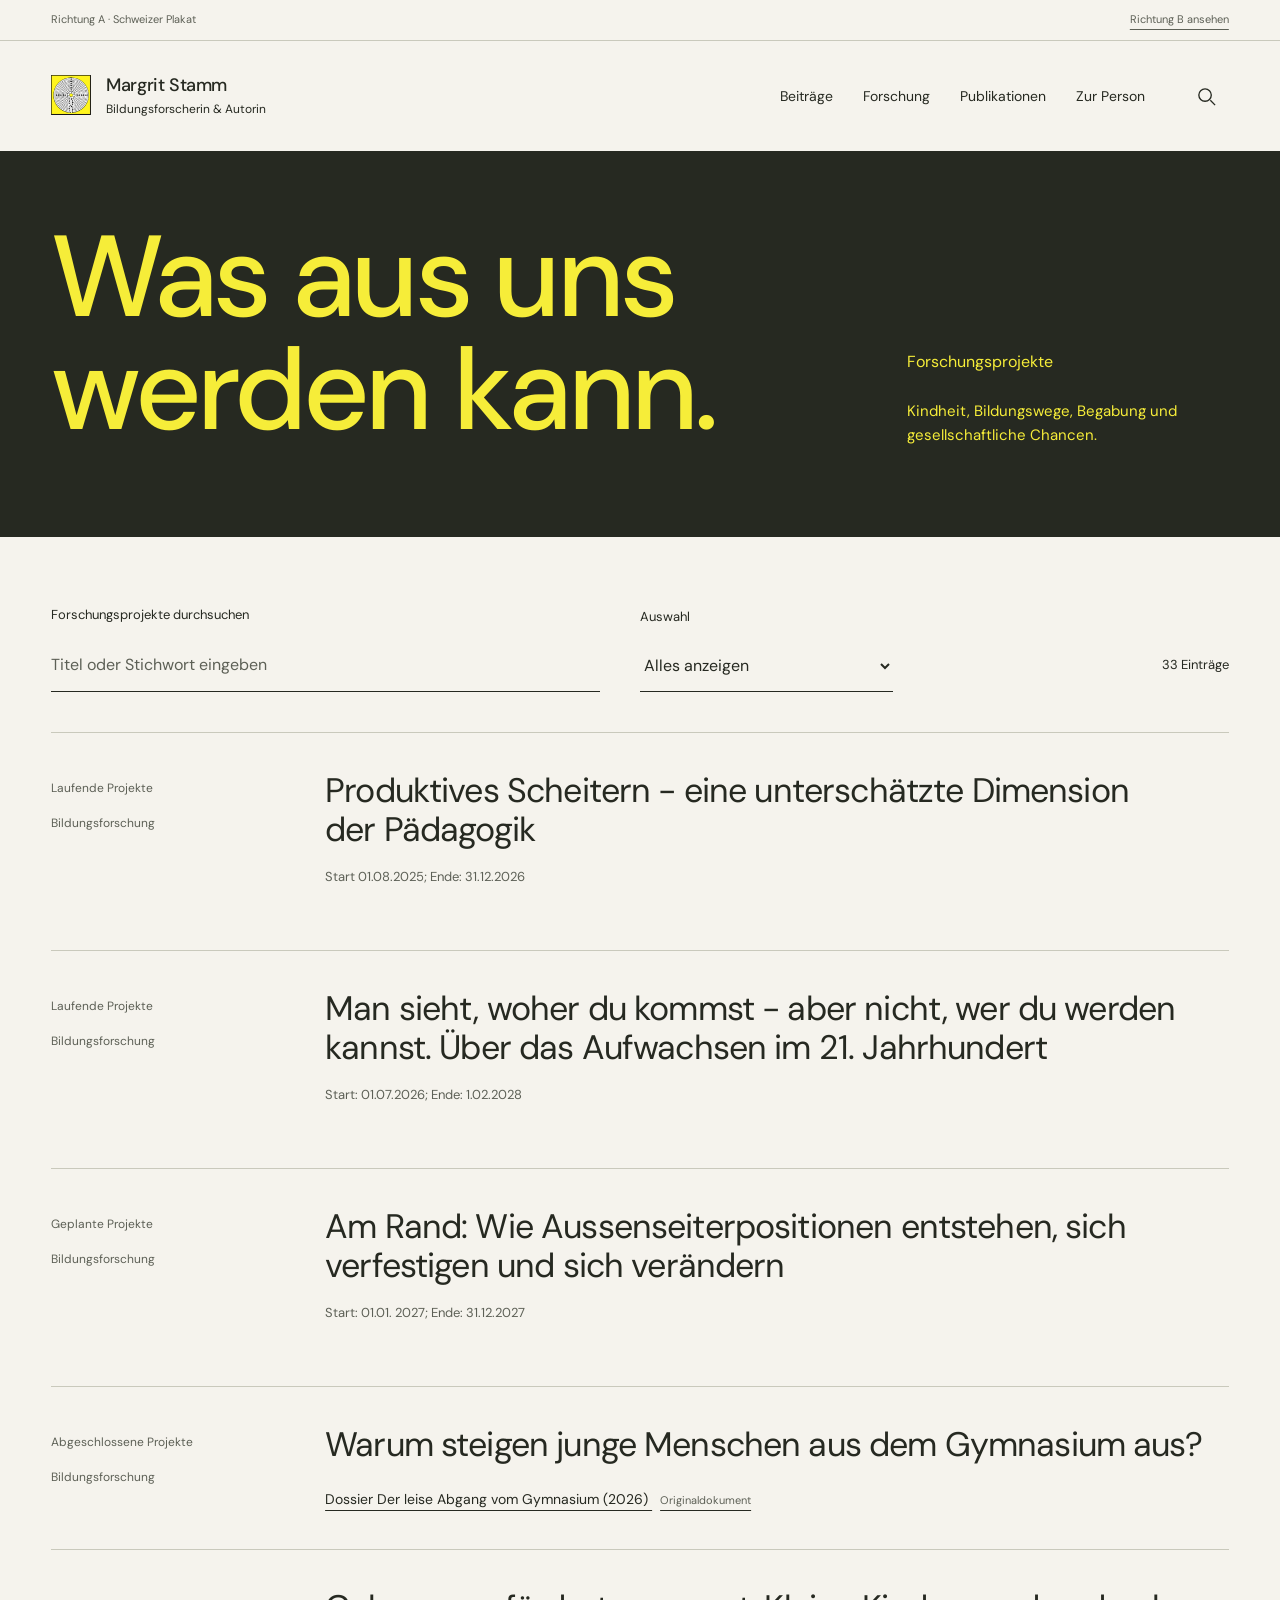
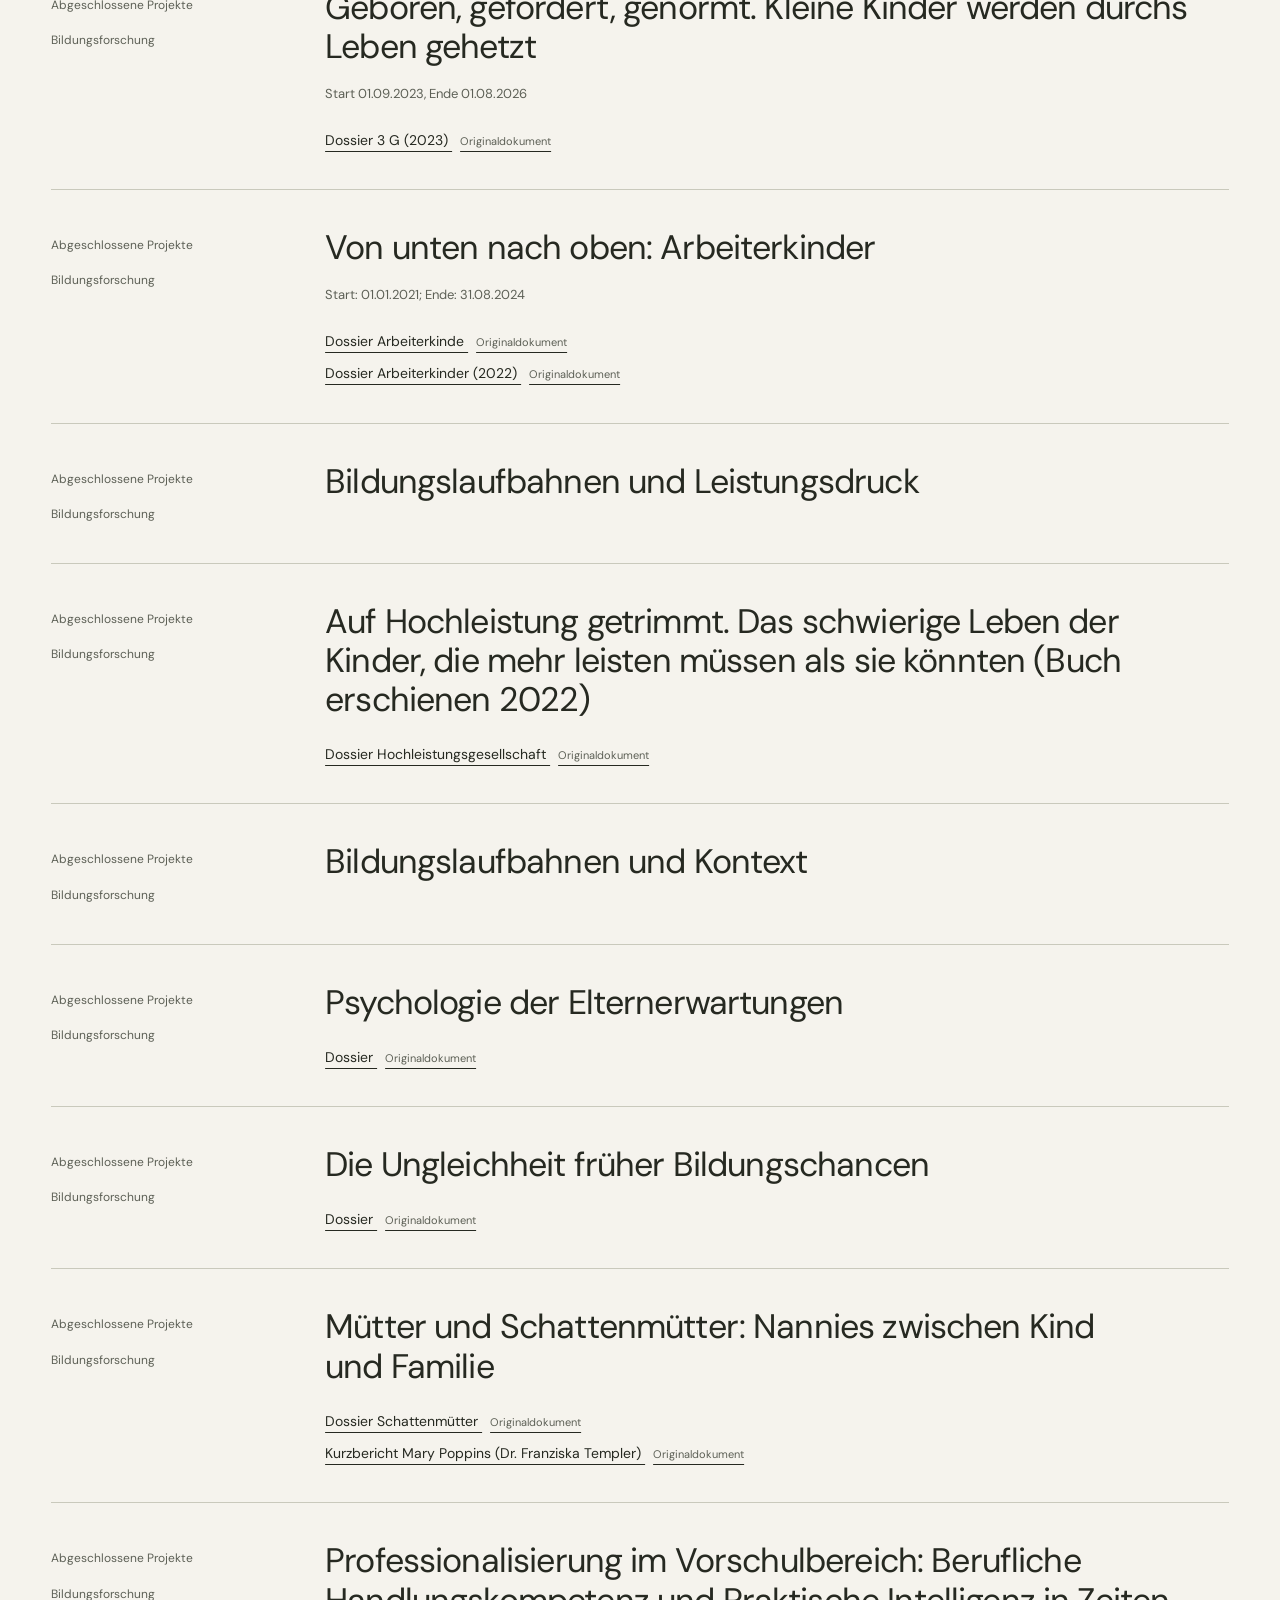
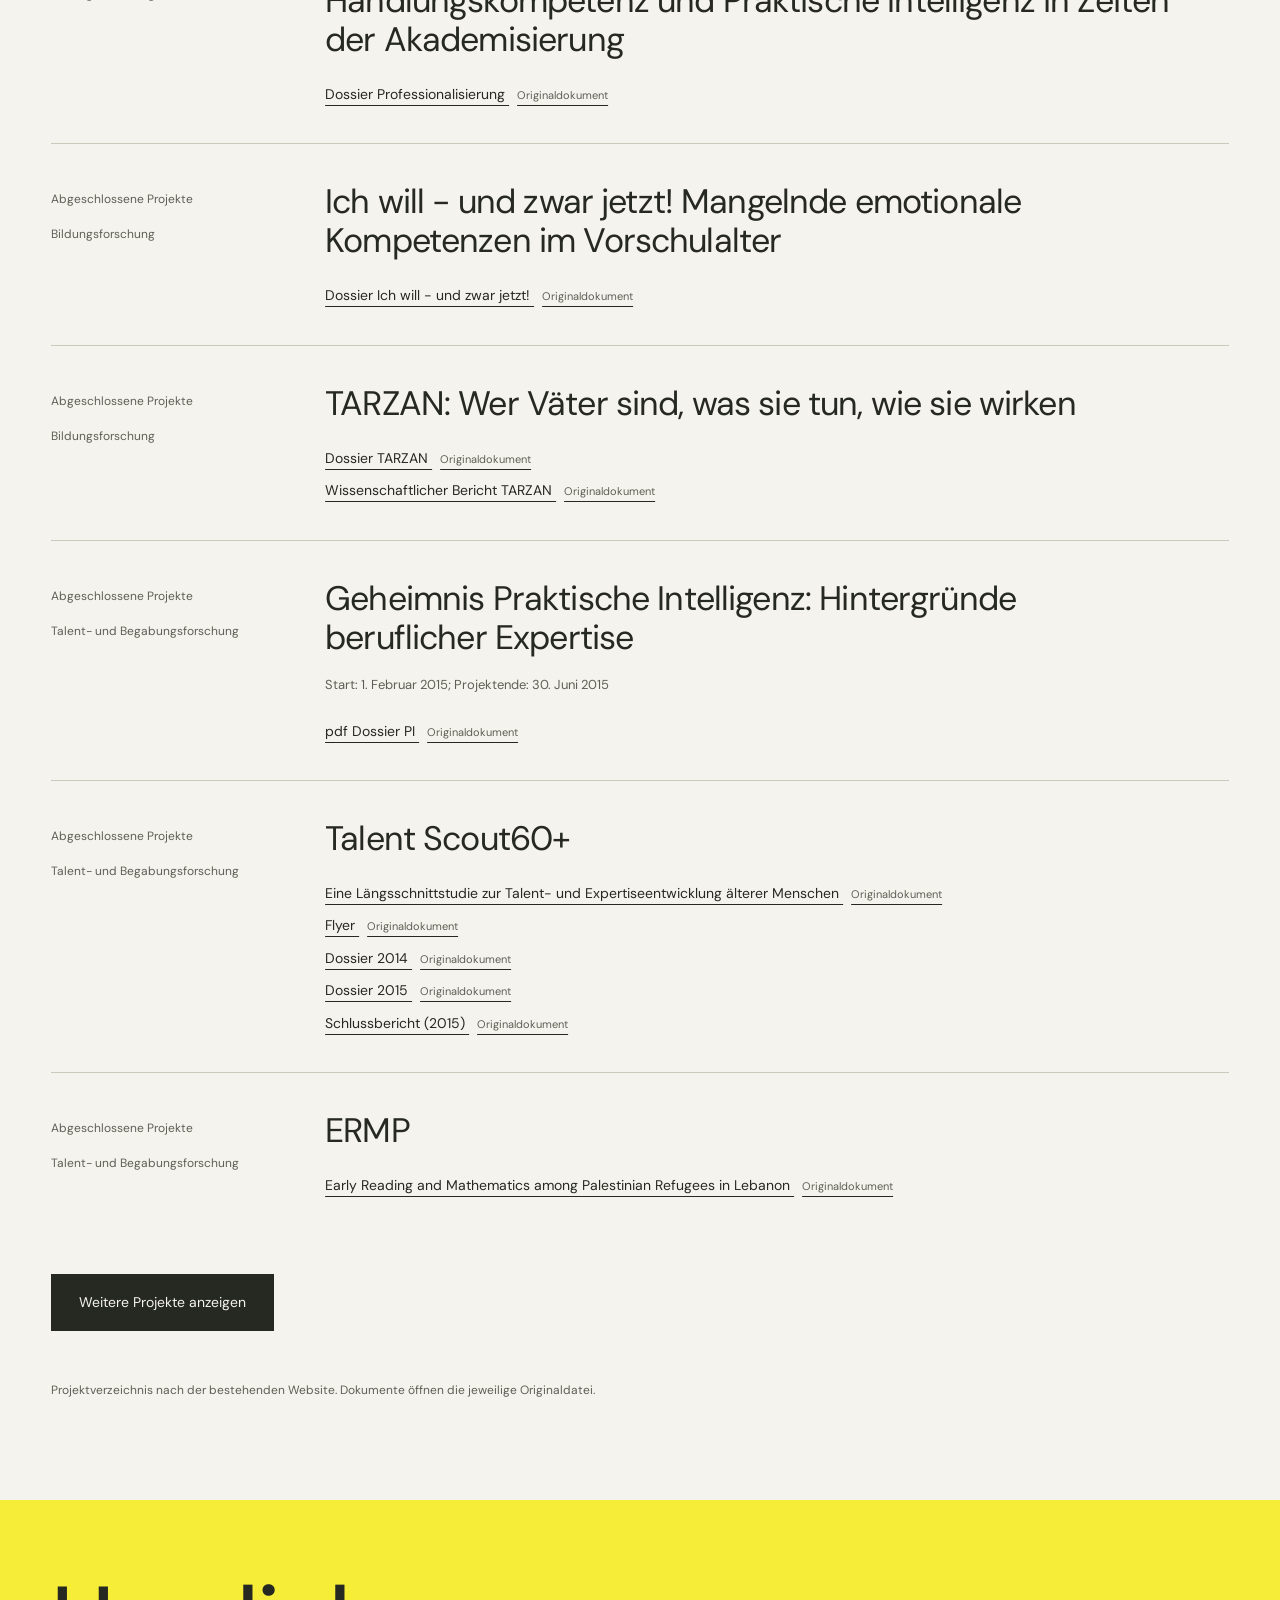
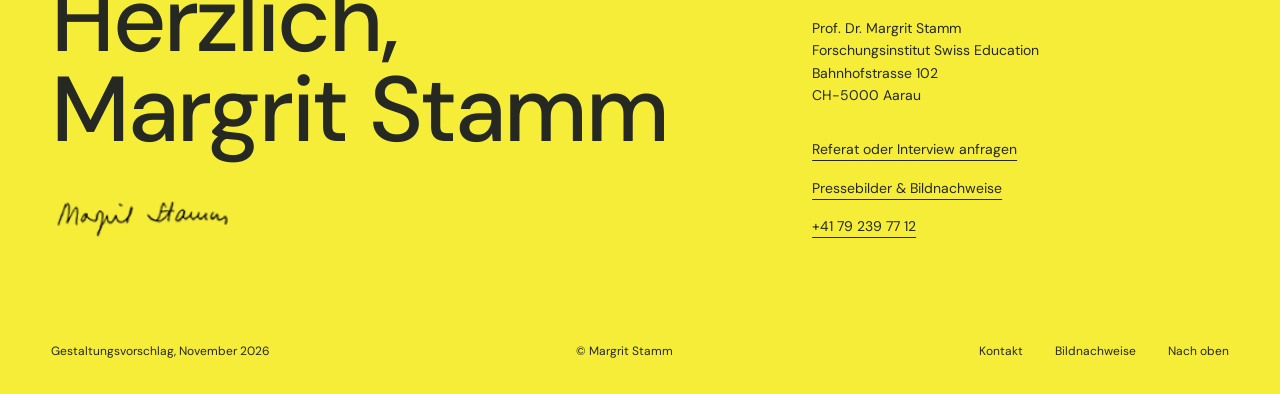
<file: plakat/forschung.html>
<!doctype html><html lang="de-CH"><head><meta charset="utf-8"><meta name="robots" content="noindex, nofollow"><meta name="viewport" content="width=device-width, initial-scale=1"><title>Forschung | Margrit Stamm</title><meta name="description" content="Forschung, Gedanken und Perspektiven von Prof. Dr. Margrit Stamm. Bildung, Kindheit und gesellschaftliche Chancen."><link rel="stylesheet" href="../style.css"><script src="app.js" defer></script><script src="archive.js" defer></script><link rel="stylesheet" href="../editorial.css?v=studio3"><link rel="stylesheet" href="plakat.css?v=1"><link rel="stylesheet" href="../motion.css?v=1"><script src="../motion.js?v=1" defer></script></head><body><div class="proposal-bar">Richtung A · Schweizer Plakat <a href="../forschung.html">Richtung B ansehen</a></div>
<a class="skip" href="#main">Zum Inhalt</a><header class="header wrap"><a class="brand" href="index.html" aria-label="Margrit Stamm, Startseite"><span class="brand-emblem" aria-hidden="true"></span>Margrit Stamm<span>Bildungsforscherin & Autorin</span></a><nav aria-label="Hauptnavigation" id="navigation"><a href="beitraege.html">Beiträge</a><a href="forschung.html">Forschung</a><a href="publikationen.html">Publikationen</a><a href="index.html#person">Zur Person</a></nav><div class="header-actions"><button class="search-toggle icon-button" aria-label="Website durchsuchen"><svg viewBox="0 0 24 24" aria-hidden="true"><circle cx="10.5" cy="10.5" r="6.5"/><path d="m16 16 5 5"/></svg></button><button class="menu-toggle" aria-expanded="false" aria-controls="navigation">Menü</button></div></header>
<main id="main"><section class="research-mast"><div class="wrap"><h1>Was aus uns<br>werden kann.</h1><div class="research-note"><p>Forschungsprojekte</p><p>Kindheit, Bildungswege, Begabung und gesellschaftliche Chancen.</p><img src="../assets/signature.png" alt="Margrit Stamms Unterschrift" width="161" height="42"></div></div></section><section class="wrap archive-section"><div class="archive-controls"><div><label for="archive-search">Forschungsprojekte durchsuchen</label><input type="search" id="archive-search" placeholder="Titel oder Stichwort eingeben" autocomplete="off"></div><div><label for="archive-filter">Auswahl</label><select id="archive-filter"><option value="">Alles anzeigen</option><option value="Bildungsforschung">Bildungsforschung</option><option value="Talent- und Begabungsforschung">Talent- und Begabungsforschung</option><option value="Frühkindliche Bildungsforschung">Frühkindliche Bildungsforschung</option><option value="Berufsbildungsforschung">Berufsbildungsforschung</option><option value="Forschung zu abweichendem Verhalten im Jugendalter">Forschung zu abweichendem Verhalten im Jugendalter</option></select></div><p id="archive-count" role="status"></p></div><div class="archive-rows"><article class="archive-row research-row" id="projekt-0" data-category="Bildungsforschung"><div class="project-meta"><span>Laufende Projekte</span><span>Bildungsforschung</span></div><div><h2>Produktives Scheitern - eine unterschätzte Dimension der Pädagogik</h2><p>Start 01.08.2025; Ende: 31.12.2026</p><div class="project-files"></div></div></article><article class="archive-row research-row" id="projekt-1" data-category="Bildungsforschung"><div class="project-meta"><span>Laufende Projekte</span><span>Bildungsforschung</span></div><div><h2>Man sieht, woher du kommst - aber nicht, wer du werden kannst. Über das Aufwachsen im 21. Jahrhundert</h2><p>Start: 01.07.2026; Ende: 1.02.2028</p><div class="project-files"></div></div></article><article class="archive-row research-row" id="projekt-2" data-category="Bildungsforschung"><div class="project-meta"><span>Geplante Projekte</span><span>Bildungsforschung</span></div><div><h2>Am Rand: Wie Aussenseiterpositionen entstehen, sich verfestigen und sich verändern</h2><p>Start: 01.01. 2027; Ende: 31.12.2027</p><div class="project-files"></div></div></article><article class="archive-row research-row" id="projekt-3" data-category="Bildungsforschung"><div class="project-meta"><span>Abgeschlossene Projekte</span><span>Bildungsforschung</span></div><div><h2>Warum steigen junge Menschen aus dem Gymnasium aus?</h2><div class="project-files"><a href="https://www.margritstamm.ch/images/Der%20leise%20Abgang%20vom%20Gymnasium%20def.pdf">Dossier Der leise Abgang vom Gymnasium (2026) <span>Originaldokument</span></a></div></div></article><article class="archive-row research-row" id="projekt-4" data-category="Bildungsforschung"><div class="project-meta"><span>Abgeschlossene Projekte</span><span>Bildungsforschung</span></div><div><h2>Geboren, gefördert, genormt. Kleine Kinder werden durchs Leben gehetzt</h2><p>Start 01.09.2023, Ende 01.08.2026</p><div class="project-files"><a href="https://www.margritstamm.ch/images/Geboren%20Gefoerdert%20Genormt.pdf">Dossier 3 G (2023) <span>Originaldokument</span></a></div></div></article><article class="archive-row research-row" id="projekt-5" data-category="Bildungsforschung"><div class="project-meta"><span>Abgeschlossene Projekte</span><span>Bildungsforschung</span></div><div><h2>Von unten nach oben: Arbeiterkinder</h2><p>Start: 01.01.2021; Ende: 31.08.2024</p><div class="project-files"><a href="https://www.margritstamm.ch/images/Arbeiterkinder%20an%20die%20Hochschulen!.pdf">Dossier Arbeiterkinde <span>Originaldokument</span></a><a href="https://www.margritstamm.ch/images/Dossier%20Arbeiterkinder%20def.pdf">Dossier Arbeiterkinder (2022) <span>Originaldokument</span></a></div></div></article><article class="archive-row research-row" id="projekt-6" data-category="Bildungsforschung"><div class="project-meta"><span>Abgeschlossene Projekte</span><span>Bildungsforschung</span></div><div><h2>Bildungslaufbahnen und Leistungsdruck</h2><div class="project-files"></div></div></article><article class="archive-row research-row" id="projekt-7" data-category="Bildungsforschung"><div class="project-meta"><span>Abgeschlossene Projekte</span><span>Bildungsforschung</span></div><div><h2>Auf Hochleistung getrimmt. Das schwierige Leben der Kinder, die mehr leisten müssen als sie könnten (Buch erschienen 2022)</h2><div class="project-files"><a href="https://www.margritstamm.ch/images/Dossier%20Hochleistungsgesellschaft%20def.pdf">Dossier Hochleistungsgesellschaft <span>Originaldokument</span></a></div></div></article><article class="archive-row research-row" id="projekt-8" data-category="Bildungsforschung"><div class="project-meta"><span>Abgeschlossene Projekte</span><span>Bildungsforschung</span></div><div><h2>Bildungslaufbahnen und Kontext</h2><div class="project-files"></div></div></article><article class="archive-row research-row" id="projekt-9" data-category="Bildungsforschung"><div class="project-meta"><span>Abgeschlossene Projekte</span><span>Bildungsforschung</span></div><div><h2>Psychologie der Elternerwartungen</h2><div class="project-files"><a href="https://www.margritstamm.ch/images/Dossier%20Elternerwartungen%20def.pdf">Dossier <span>Originaldokument</span></a></div></div></article><article class="archive-row research-row" id="projekt-10" data-category="Bildungsforschung"><div class="project-meta"><span>Abgeschlossene Projekte</span><span>Bildungsforschung</span></div><div><h2>Die Ungleichheit früher Bildungschancen</h2><div class="project-files"><a href="https://www.margritstamm.ch/images/Dossier%20Ungleichheiten%20def.pdf">Dossier <span>Originaldokument</span></a></div></div></article><article class="archive-row research-row" id="projekt-11" data-category="Bildungsforschung"><div class="project-meta"><span>Abgeschlossene Projekte</span><span>Bildungsforschung</span></div><div><h2>Mütter und Schattenmütter: Nannies zwischen Kind und Familie</h2><div class="project-files"><a href="https://www.margritstamm.ch/images/Schattenmuetter%20Dossier%20Stamm%20(1).pdf">Dossier Schattenmütter <span>Originaldokument</span></a><a href="https://www.margritstamm.ch/images/Kurzbericht%20Mary%20Poppins%20Mai%202018.pdf">Kurzbericht Mary Poppins (Dr. Franziska Templer) <span>Originaldokument</span></a></div></div></article><article class="archive-row research-row" id="projekt-12" data-category="Bildungsforschung"><div class="project-meta"><span>Abgeschlossene Projekte</span><span>Bildungsforschung</span></div><div><h2>Professionalisierung im Vorschulbereich: Berufliche Handlungskompetenz und Praktische Intelligenz in Zeiten der Akademisierung</h2><div class="project-files"><a href="https://www.margritstamm.ch/images/Dossier%20Professionalität%20def%202018.pdf">Dossier Professionalisierung <span>Originaldokument</span></a></div></div></article><article class="archive-row research-row" id="projekt-13" data-category="Bildungsforschung"><div class="project-meta"><span>Abgeschlossene Projekte</span><span>Bildungsforschung</span></div><div><h2>Ich will - und zwar jetzt! Mangelnde emotionale Kompetenzen im Vorschulalter</h2><div class="project-files"><a href="https://www.margritstamm.ch/images/Dossier%20%20Ich%20will%20und%20zwar%20jetzt%20def%20.pdf">Dossier Ich will - und zwar jetzt! <span>Originaldokument</span></a></div></div></article><article class="archive-row research-row" id="projekt-14" data-category="Bildungsforschung"><div class="project-meta"><span>Abgeschlossene Projekte</span><span>Bildungsforschung</span></div><div><h2>TARZAN: Wer Väter sind, was sie tun, wie sie wirken</h2><div class="project-files"><a href="https://www.margritstamm.ch/images/Dossier%20Vaeter%20Januar%202016.pdf">Dossier TARZAN <span>Originaldokument</span></a><a href="https://www.margritstamm.ch/images/Bericht%20Tarzan%20Januar%202016.pdf">Wissenschaftlicher Bericht TARZAN <span>Originaldokument</span></a></div></div></article><article class="archive-row research-row" id="projekt-15" data-category="Talent- und Begabungsforschung"><div class="project-meta"><span>Abgeschlossene Projekte</span><span>Talent- und Begabungsforschung</span></div><div><h2>Geheimnis Praktische Intelligenz: Hintergründe beruflicher Expertise</h2><p>Start: 1. Februar 2015; Projektende: 30. Juni 2015</p><div class="project-files"><a href="https://www.margritstamm.ch/dokumente/dossiers/236-praktische-intelligenz-ihre-missachtete-rolle-in-der-beruflichen-ausbildung.html">pdf Dossier PI <span>Originaldokument</span></a></div></div></article><article class="archive-row research-row" id="projekt-16" data-category="Talent- und Begabungsforschung"><div class="project-meta"><span>Abgeschlossene Projekte</span><span>Talent- und Begabungsforschung</span></div><div><h2>Talent Scout60+</h2><div class="project-files"><a href="https://www.margritstamm.ch/images/Zusammenfassung.pdf">Eine Längsschnittstudie zur Talent- und Expertiseentwicklung älterer Menschen <span>Originaldokument</span></a><a href="https://www.margritstamm.ch/images/TS.pdf">Flyer <span>Originaldokument</span></a><a href="https://www.margritstamm.ch/images/Dossier%20Talent%20Juli%2014.pdf">Dossier 2014 <span>Originaldokument</span></a><a href="https://www.margritstamm.ch/images/Dossier%20TS%20final.pdf">Dossier 2015 <span>Originaldokument</span></a><a href="https://www.margritstamm.ch/images/TS_Schlussbericht_definitiv%20I.pdf">Schlussbericht (2015) <span>Originaldokument</span></a></div></div></article><article class="archive-row research-row" id="projekt-17" data-category="Talent- und Begabungsforschung"><div class="project-meta"><span>Abgeschlossene Projekte</span><span>Talent- und Begabungsforschung</span></div><div><h2>ERMP</h2><div class="project-files"><a href="https://www.margritstamm.ch/images/ERMP_Lebanon.pdf">Early Reading and Mathematics among Palestinian Refugees in Lebanon <span>Originaldokument</span></a></div></div></article><article class="archive-row research-row" id="projekt-18" data-category="Frühkindliche Bildungsforschung"><div class="project-meta"><span>Abgeschlossene Projekte</span><span>Frühkindliche Bildungsforschung</span></div><div><h2>PRINZ</h2><div class="project-files"><a href="https://www.margritstamm.ch/dokumente/geplante-projekte/157-prinz-zusammenfassung.html">pdf Best Practice integrationsfördernder Kitas und Kindergärten – Wege in die Zukunft <span>Originaldokument</span></a><a href="https://www.margritstamm.ch/images/Prinz.pdf">Flyer <span>Originaldokument</span></a><a href="https://www.margritstamm.ch/images/PRINZ%20WS.pdf">Erster Zwischenbericht <span>Originaldokument</span></a><a href="https://www.margritstamm.ch/images/schlussbericht%20PRINZ%20def.pdf">Schlussbericht <span>Originaldokument</span></a><a href="https://www.margritstamm.ch/images/Dossier%20PRINZ%20def%20Mai%2014.pdf">Dossier <span>Originaldokument</span></a></div></div></article><article class="archive-row research-row" id="projekt-19" data-category="Frühkindliche Bildungsforschung"><div class="project-meta"><span>Abgeschlossene Projekte</span><span>Frühkindliche Bildungsforschung</span></div><div><h2>FRANZ</h2><div class="project-files"><a href="https://www.margritstamm.ch/images/FRANZ%20Studie%20Schlussbericht.pdf">Früher an die Bildung – erfolgreicher in die Zukunft? <span>Originaldokument</span></a><a href="https://www.margritstamm.ch/dokumente/dossiers/222-dossier-bildungsort-familie-2013.html">pdf Dossier <span>Originaldokument</span></a><a href="https://www.margritstamm.ch/dokumente/abgeschlossene-projekte/237-schlussbericht-franz-dec12.html">pdf Schlussbericht <span>Originaldokument</span></a><a href="https://www.margritstamm.ch/images/MANUAL.pdf">Manual für die Entwicklung eines Qualitätslabel für Kindertagesstätten <span>Originaldokument</span></a></div></div></article><article class="archive-row research-row" id="projekt-20" data-category="Frühkindliche Bildungsforschung"><div class="project-meta"><span>Abgeschlossene Projekte</span><span>Frühkindliche Bildungsforschung</span></div><div><h2>Integrationsförderung im Frühbereich</h2><div class="project-files"><a href="https://www.margritstamm.ch/images/integration_d.pdf">Schlussbericht <span>Originaldokument</span></a><a href="https://www.margritstamm.ch/images/Grundlagenstudie.pdf">UNESCO Studie (2009) <span>Originaldokument</span></a></div></div></article><article class="archive-row research-row" id="projekt-21" data-category="Berufsbildungsforschung"><div class="project-meta"><span>Abgeschlossene Projekte</span><span>Berufsbildungsforschung</span></div><div><h2>Gymnasien und Berufsbildung: Ihre genutzten und ungenutzen Potenziale</h2><div class="project-files"><a href="https://www.margritstamm.ch/images/Dossier%20Gymnasien%20%20Berufsbildung.pdf">Dossier <span>Originaldokument</span></a></div></div></article><article class="archive-row research-row" id="projekt-22" data-category="Berufsbildungsforschung"><div class="project-meta"><span>Abgeschlossene Projekte</span><span>Berufsbildungsforschung</span></div><div><h2>SwissSkills 2018 und ihre Wirkungen</h2><div class="project-files"><a href="https://www.margritstamm.ch/images/Die%20SwissSkills%20als%20Sprungbrett%2005092020.pdf">Dossier <span>Originaldokument</span></a></div></div></article><article class="archive-row research-row" id="projekt-23" data-category="Berufsbildungsforschung"><div class="project-meta"><span>Abgeschlossene Projekte</span><span>Berufsbildungsforschung</span></div><div><h2>Top und Flop an der Lehrabschlussprüfung</h2><div class="project-files"><a href="https://www.margritstamm.ch/images/Dossier%20Top%20und%20Flop.pdf">Dossier <span>Originaldokument</span></a><a href="https://www.margritstamm.ch/images/TOP%20ODER%20FLOP%20-%20Am%20Ende%20der%20beruflichen%20Grundbildung_092019.pdf">Datenbericht von Dr. Franziska Templerz <span>Originaldokument</span></a></div></div></article><article class="archive-row research-row" id="projekt-24" data-category="Berufsbildungsforschung"><div class="project-meta"><span>Abgeschlossene Projekte</span><span>Berufsbildungsforschung</span></div><div><h2>Die Top 200 des beruflichen Nachwuchses. Was hinter Medaillengewinnern an Berufsmeisterschaften steckt</h2><div class="project-files"><a href="https://www.margritstamm.ch/images/Die%20Top%20200%2020012017.pdf">Dossier <span>Originaldokument</span></a><a href="https://www.margritstamm.ch/images/Bericht_Swissskills_06012017.pdf">Bericht <span>Originaldokument</span></a></div></div></article><article class="archive-row research-row" id="projekt-25" data-category="Berufsbildungsforschung"><div class="project-meta"><span>Abgeschlossene Projekte</span><span>Berufsbildungsforschung</span></div><div><h2>Zur Rolle der Eltern bei der Berufswahl</h2><div class="project-files"><a href="https://www.margritstamm.ch/images/Dossier_Berufslehre%20Aug14.pdf">Dossier <span>Originaldokument</span></a></div></div></article><article class="archive-row research-row" id="projekt-26" data-category="Berufsbildungsforschung"><div class="project-meta"><span>Abgeschlossene Projekte</span><span>Berufsbildungsforschung</span></div><div><h2>Lehrlingsmangel</h2><div class="project-files"><a href="https://www.margritstamm.ch/images/Dossier%20Lehrlingsmangel.pdf">Dossier <span>Originaldokument</span></a></div></div></article><article class="archive-row research-row" id="projekt-27" data-category="Berufsbildungsforschung"><div class="project-meta"><span>Abgeschlossene Projekte</span><span>Berufsbildungsforschung</span></div><div><h2>MIRAGE ( Migranten als gesellschaftliche Aufsteiger )</h2><div class="project-files"><a href="https://www.margritstamm.ch/images/Schlussbericht%20Mirage_def_30.712.pdf">Schlussbericht <span>Originaldokument</span></a><a href="https://www.margritstamm.ch/dokumente/online-publikationen/183-migranten-als-aufsteiger-2009.html">pdf Dossier <span>Originaldokument</span></a></div></div></article><article class="archive-row research-row" id="projekt-28" data-category="Berufsbildungsforschung"><div class="project-meta"><span>Abgeschlossene Projekte</span><span>Berufsbildungsforschung</span></div><div><h2>Talentmanagement in der beruflichen Grundbildung</h2><div class="project-files"><a href="https://www.margritstamm.ch/dokumente/abgeschlossene-projekte/161-talentmanagement-in-der-beruflichen-grundbildung.html">pdf Dossier <span>Originaldokument</span></a></div></div></article><article class="archive-row research-row" id="projekt-29" data-category="Berufsbildungsforschung"><div class="project-meta"><span>Abgeschlossene Projekte</span><span>Berufsbildungsforschung</span></div><div><h2>Begabung und Leistungsexzellenz in der Berufsbildung</h2><div class="project-files"><a href="https://www.margritstamm.ch/images/Schlussbericht%20BLB.pdf">Schlussbericht <span>Originaldokument</span></a></div></div></article><article class="archive-row research-row" id="projekt-30" data-category="Berufsbildungsforschung"><div class="project-meta"><span>Abgeschlossene Projekte</span><span>Berufsbildungsforschung</span></div><div><h2>Die Wirkung von vorschulischen Kompetenzen auf die Berufsausbildung</h2><div class="project-files"><a href="https://www.margritstamm.ch/dokumente/abgeschlossene-projekte/156-schlussbericht-flr-2009.html">pdf Schlussbericht <span>Originaldokument</span></a></div></div></article><article class="archive-row research-row" id="projekt-31" data-category="Forschung zu abweichendem Verhalten im Jugendalter"><div class="project-meta"><span>Abgeschlossene Projekte</span><span>Forschung zu abweichendem Verhalten im Jugendalter</span></div><div><h2>Zu cool für die Schule?</h2><div class="project-files"><a href="https://www.margritstamm.ch/dokumente/dossiers/227-dossier-zu-cool-fuer-die-schule-2013.html">pdf Dossier <span>Originaldokument</span></a></div></div></article><article class="archive-row research-row" id="projekt-32" data-category="Forschung zu abweichendem Verhalten im Jugendalter"><div class="project-meta"><span>Abgeschlossene Projekte</span><span>Forschung zu abweichendem Verhalten im Jugendalter</span></div><div><h2>Schulabbrecher</h2><div class="project-files"><a href="https://www.margritstamm.ch/dokumente/abgeschlossene-projekte/153-schlussbericht-schulabbrecher-2011.html">pdf Schlussbericht <span>Originaldokument</span></a><a href="https://www.margritstamm.ch/dokumente/abgeschlossene-projekte/154-schlussbericht-schulabsentismus-2008.html">pdf Schlussbericht <span>Originaldokument</span></a></div></div></article></div><p class="archive-empty" hidden>Keine passenden Projekte. Versuchen Sie ein anderes Stichwort.</p><button class="archive-more">Weitere Projekte anzeigen</button><p class="archive-source">Projektverzeichnis nach der bestehenden Website. Dokumente öffnen die jeweilige Originaldatei.</p></section></main><footer id="kontakt" class="footer"><div class="wrap"><div class="footer-top"><div><h2>Herzlich, <br>Margrit Stamm</h2><img class="signature" src="../assets/signature.png" width="161" height="42" alt="Unterschrift von Margrit Stamm"></div><div class="footer-contact"><p>Prof. Dr. Margrit Stamm <br>Forschungsinstitut Swiss Education <br>Bahnhofstrasse 102 <br>CH-5000 Aarau</p><a href="https://www.margritstamm.ch/anfragen-und-pressefotos/anfragen-fuer-referate-und-interviews.html">Referat oder Interview anfragen</a><a href="https://www.margritstamm.ch/anfragen-und-pressefotos/pressefotos.html">Pressebilder & Bildnachweise</a><a href="tel:+41792397712">+41 79 239 77 12</a></div></div><div class="footer-bottom"><span>Gestaltungsvorschlag, November 2026</span><span>© Margrit Stamm</span><a href="https://www.margritstamm.ch/kontakt.html">Kontakt</a><button class="credits-toggle">Bildnachweise</button><a href="#main">Nach oben</a></div><p class="credits" hidden>Porträtfotografien: Raffael Waldner. Originalbilder und Unterschrift von margritstamm.ch. Schrift: Cormorant Garamond und DM Sans (Google Fonts).</p></div></footer>
<dialog class="search-dialog" aria-labelledby="search-title"><form method="dialog"><button class="close-search" aria-label="Suche schliessen">Schliessen</button></form><h2 id="search-title">Was beschäftigt Sie?</h2><label for="search">Beiträge und Themen durchsuchen</label><input id="search" type="search" placeholder="Zum Beispiel: Bildung, Noten, Familie" autocomplete="off"><div class="search-results" aria-live="polite"></div></dialog>
</body></html>
</file>
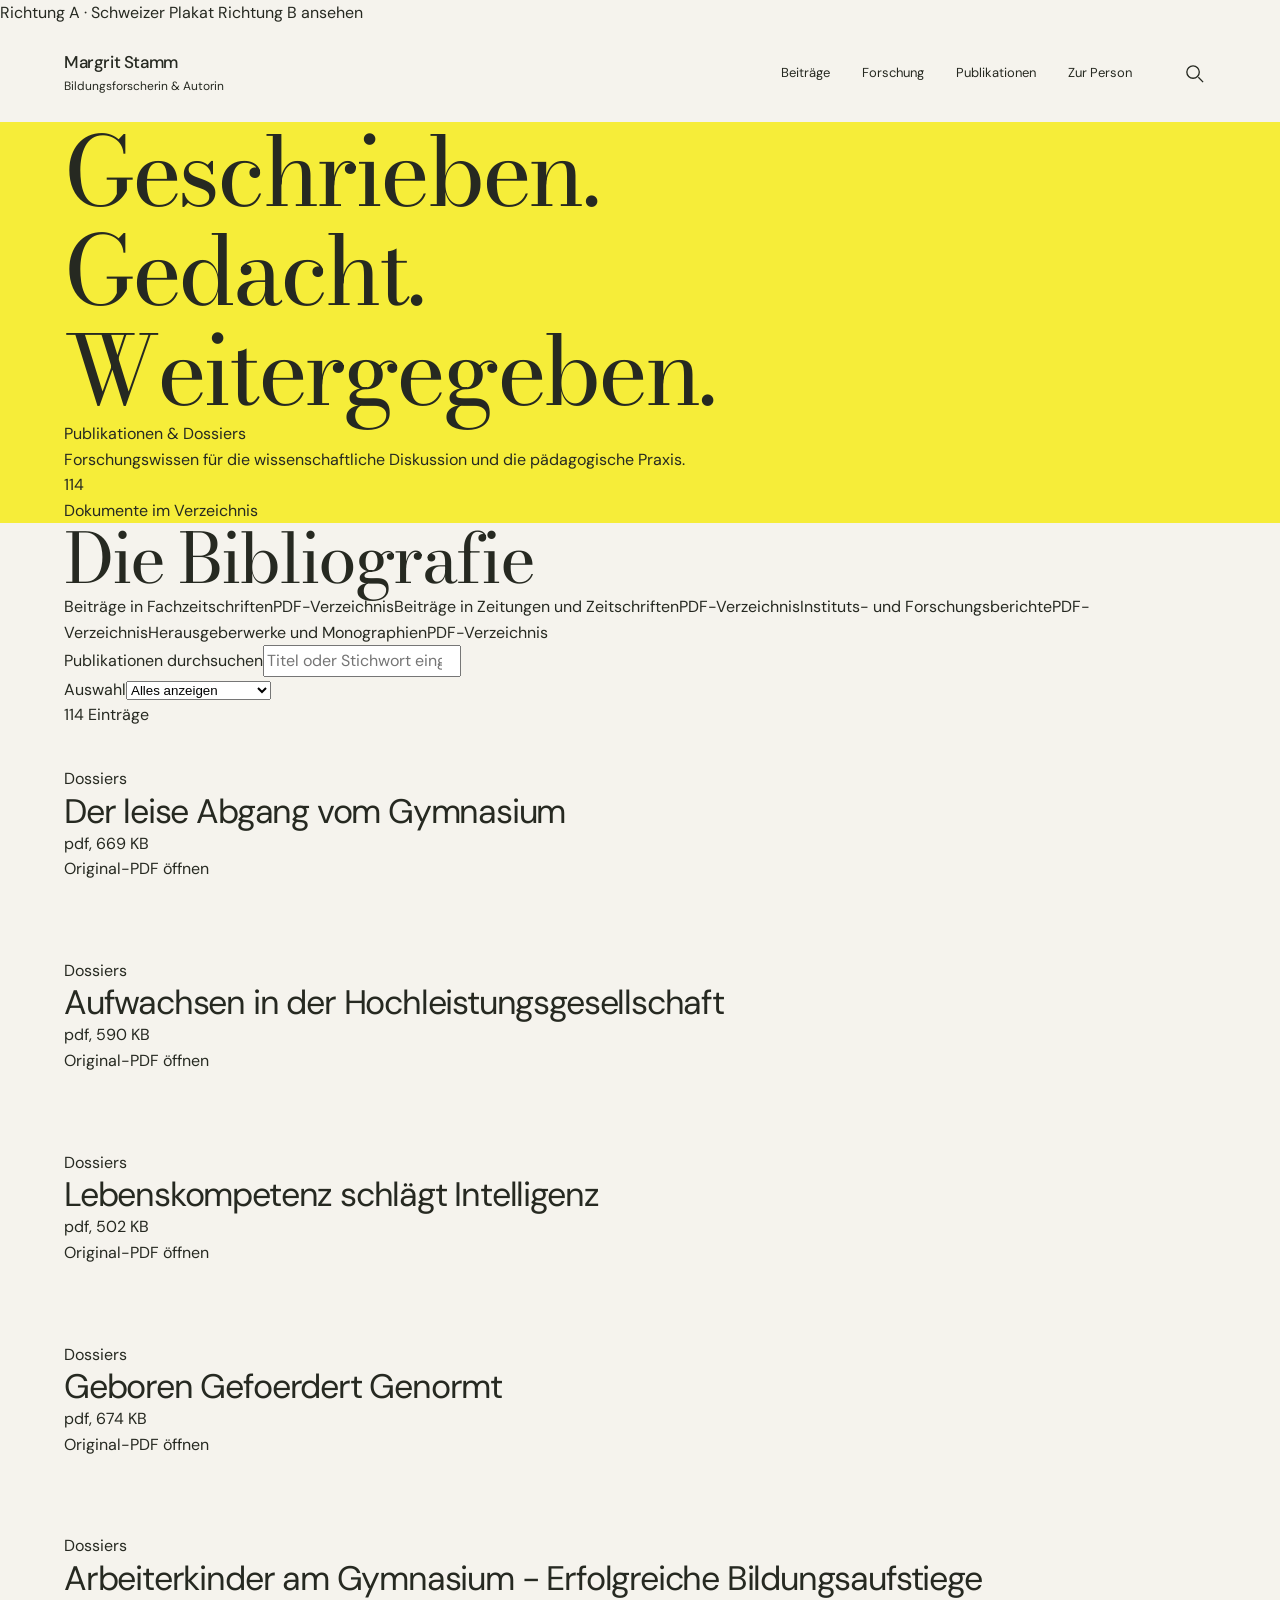
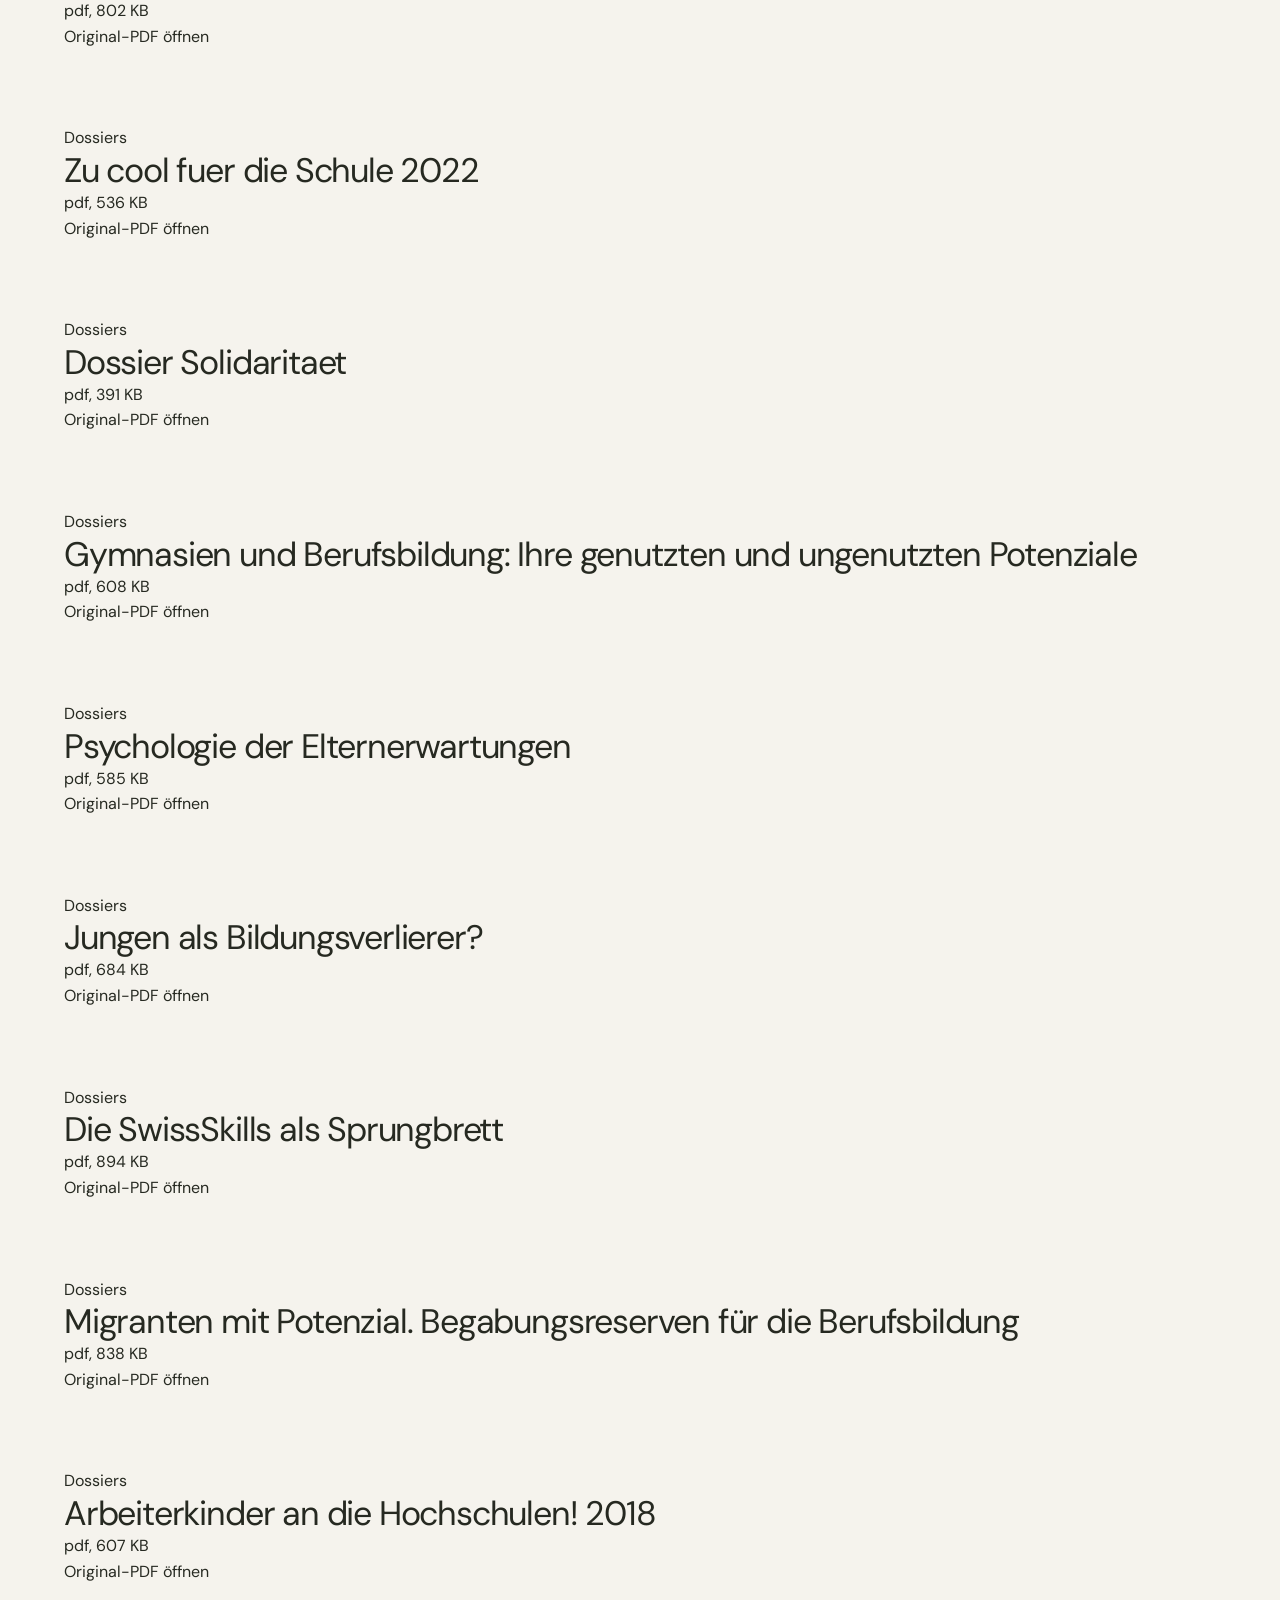
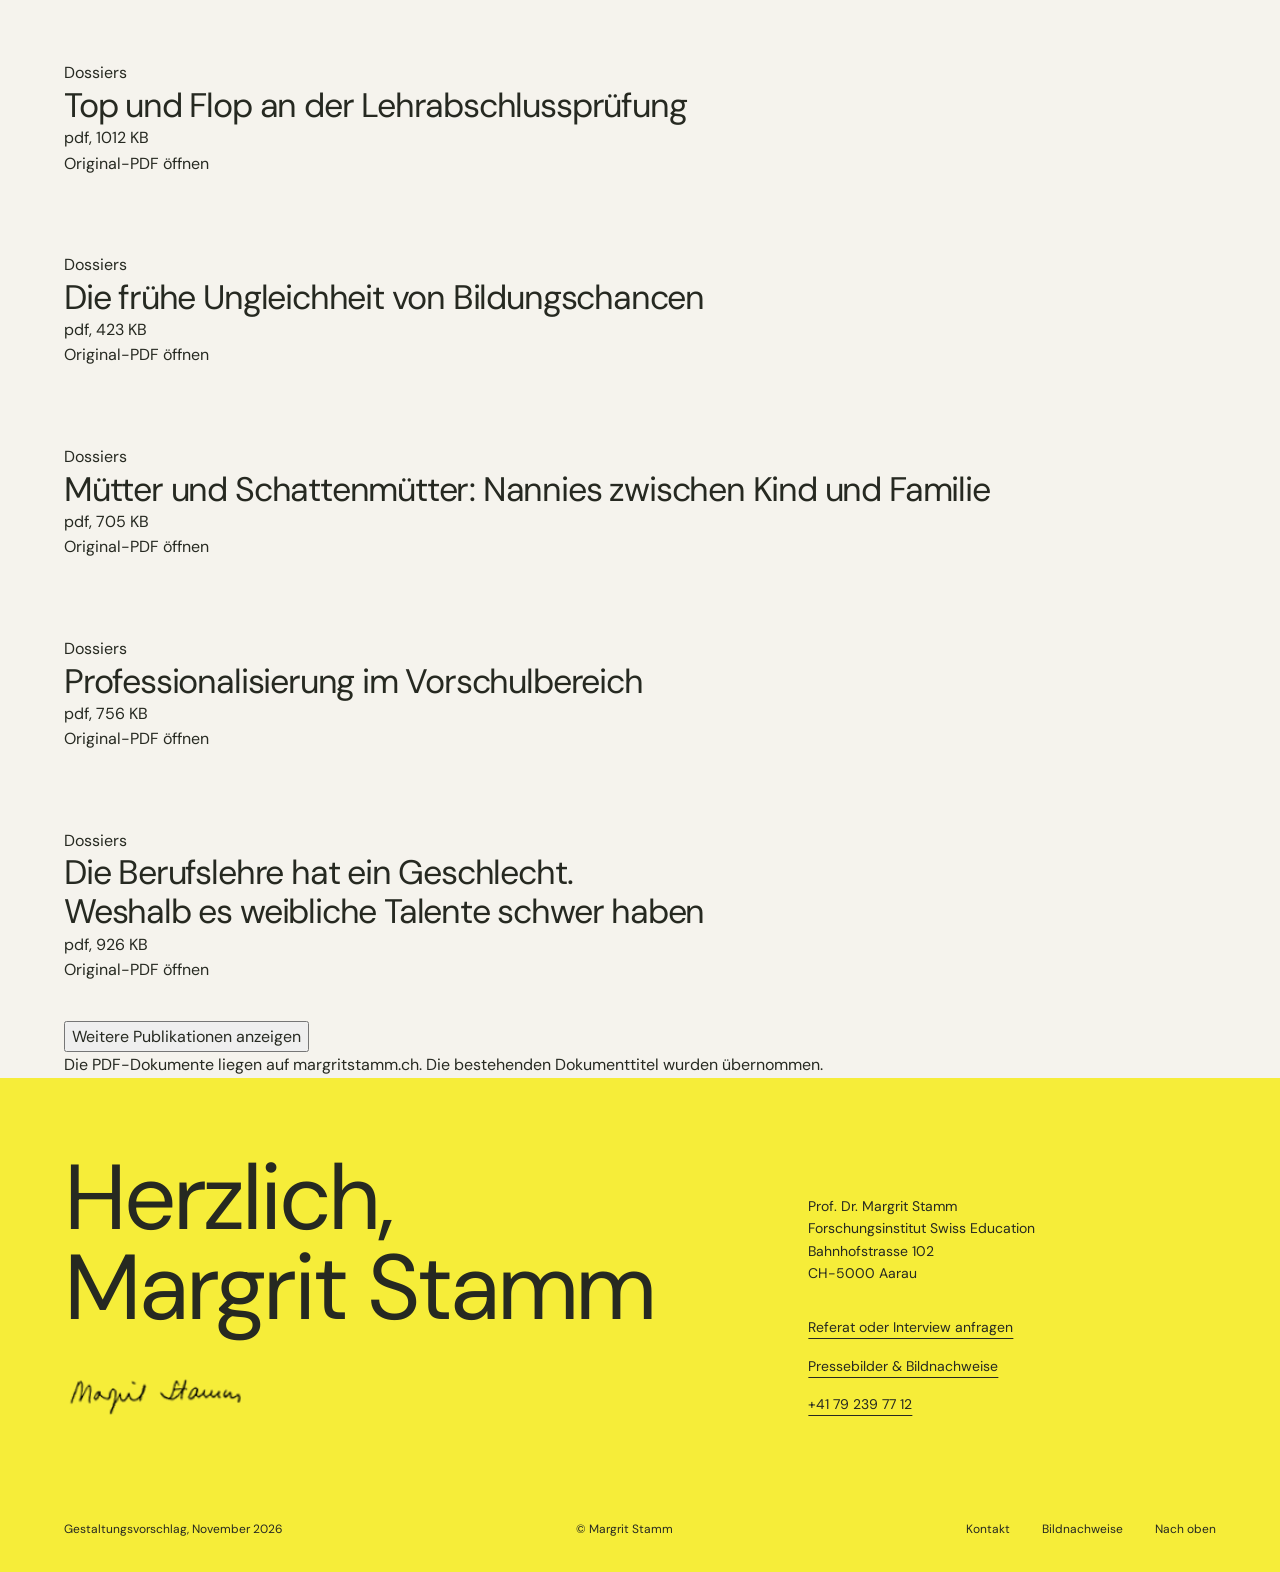
<file: plakat/publikationen.html>
<!DOCTYPE html>
<html lang="de-CH"><head><meta charset="utf-8"/><meta content="noindex, nofollow" name="robots"/><meta content="width=device-width, initial-scale=1" name="viewport"/><title>Publikationen | Margrit Stamm</title><meta content="Forschung, Gedanken und Perspektiven von Prof. Dr. Margrit Stamm. Bildung, Kindheit und gesellschaftliche Chancen." name="description"/><link href="../style.css" rel="stylesheet"/><script defer="" src="app.js"></script><script defer="" src="archive.js"></script><link href="../editorial.css?v=studio3"><link rel="stylesheet" href="plakat.css?v=1" rel="stylesheet"/><link rel="stylesheet" href="../motion.css?v=1"><script src="../motion.js?v=1" defer></script></head><body><div class="proposal-bar">Richtung A · Schweizer Plakat <a href="../publikationen.html">Richtung B ansehen</a></div>
<a class="skip" href="#main">Zum Inhalt</a><header class="header wrap"><a aria-label="Margrit Stamm, Startseite" class="brand" href="index.html">Margrit Stamm<span>Bildungsforscherin &amp; Autorin</span></a><nav aria-label="Hauptnavigation" id="navigation"><a href="beitraege.html">Beiträge</a><a href="forschung.html">Forschung</a><a href="publikationen.html">Publikationen</a><a href="index.html#person">Zur Person</a></nav><div class="header-actions"><button aria-label="Website durchsuchen" class="search-toggle icon-button"><svg aria-hidden="true" viewbox="0 0 24 24"><circle cx="10.5" cy="10.5" r="6.5"></circle><path d="m16 16 5 5"></path></svg></button><button aria-controls="navigation" aria-expanded="false" class="menu-toggle">Menü</button></div></header>
<main id="main"><section class="publication-mast wrap"><div><h1>Geschrieben.<br/>Gedacht.<br/>Weitergegeben.</h1></div><aside><p>Publikationen &amp; Dossiers</p><p>Forschungswissen für die wissenschaftliche Diskussion und die pädagogische Praxis.</p><span class="publication-count">114</span><p>Dokumente im Verzeichnis</p></aside></section><section class="bibliography wrap"><h2>Die Bibliografie</h2><div><a href="https://www.margritstamm.ch/images/Beitraege%20in%20Fachzeitschriften%20und%20Sammelbaenden%2022022021.pdf">Beiträge in Fachzeitschriften<span>PDF-Verzeichnis</span></a><a href="https://www.margritstamm.ch/images/Beitraege%20in%20Zeitungen%2029052023.pdf">Beiträge in Zeitungen und Zeitschriften<span>PDF-Verzeichnis</span></a><a href="https://www.margritstamm.ch/images/Instituts-%20und%20Forschungsberichte%2007042023.pdf">Instituts- und Forschungsberichte<span>PDF-Verzeichnis</span></a><a href="https://www.margritstamm.ch/images/Herausgeberwerke%20und%20Monographien%2007042023.pdf">Herausgeberwerke und Monographien<span>PDF-Verzeichnis</span></a></div></section><section class="wrap archive-section"><div class="archive-controls"><div><label for="archive-search">Publikationen durchsuchen</label><input autocomplete="off" id="archive-search" placeholder="Titel oder Stichwort eingeben" type="search"/></div><div><label for="archive-filter">Auswahl</label><select id="archive-filter"><option value="">Alles anzeigen</option><option value="Dossiers">Dossiers</option><option value="Online-Publikationen">Online-Publikationen</option></select></div><p id="archive-count" role="status"></p></div><div class="archive-rows"><article class="archive-row document-row" data-category="Dossiers"><span>Dossiers</span><div><h2><a href="https://www.margritstamm.ch/dokumente/dossiers/297-der-leise-abgang-vom-gymnasium/file.html">Der leise Abgang vom Gymnasium</a></h2><p>pdf, 669 KB</p></div><a class="archive-action" href="https://www.margritstamm.ch/dokumente/dossiers/297-der-leise-abgang-vom-gymnasium/file.html">Original-PDF öffnen</a></article><article class="archive-row document-row" data-category="Dossiers"><span>Dossiers</span><div><h2><a href="https://www.margritstamm.ch/dokumente/dossiers/296-dossier-hochleistungsgesellschaft-def-1/file.html">Aufwachsen in der Hochleistungsgesellschaft</a></h2><p>pdf, 590 KB</p></div><a class="archive-action" href="https://www.margritstamm.ch/dokumente/dossiers/296-dossier-hochleistungsgesellschaft-def-1/file.html">Original-PDF öffnen</a></article><article class="archive-row document-row" data-category="Dossiers"><span>Dossiers</span><div><h2><a href="https://www.margritstamm.ch/dokumente/dossiers/292-lebenskompetenz-def/file.html">Lebenskompetenz schlägt Intelligenz</a></h2><p>pdf, 502 KB</p></div><a class="archive-action" href="https://www.margritstamm.ch/dokumente/dossiers/292-lebenskompetenz-def/file.html">Original-PDF öffnen</a></article><article class="archive-row document-row" data-category="Dossiers"><span>Dossiers</span><div><h2><a href="https://www.margritstamm.ch/dokumente/dossiers/288-geboren-gefoerdert-genormt/file.html">Geboren Gefoerdert Genormt</a></h2><p>pdf, 674 KB</p></div><a class="archive-action" href="https://www.margritstamm.ch/dokumente/dossiers/288-geboren-gefoerdert-genormt/file.html">Original-PDF öffnen</a></article><article class="archive-row document-row" data-category="Dossiers"><span>Dossiers</span><div><h2><a href="https://www.margritstamm.ch/dokumente/dossiers/281-arbeiterkinder-am-gymnasium-erfolgreiche-bildungsaufstiege/file.html">Arbeiterkinder am Gymnasium - Erfolgreiche Bildungsaufstiege</a></h2><p>pdf, 802 KB</p></div><a class="archive-action" href="https://www.margritstamm.ch/dokumente/dossiers/281-arbeiterkinder-am-gymnasium-erfolgreiche-bildungsaufstiege/file.html">Original-PDF öffnen</a></article><article class="archive-row document-row" data-category="Dossiers"><span>Dossiers</span><div><h2><a href="https://www.margritstamm.ch/dokumente/dossiers/280-zu-cool-fuer-die-schule-2022/file.html">Zu cool fuer die Schule 2022</a></h2><p>pdf, 536 KB</p></div><a class="archive-action" href="https://www.margritstamm.ch/dokumente/dossiers/280-zu-cool-fuer-die-schule-2022/file.html">Original-PDF öffnen</a></article><article class="archive-row document-row" data-category="Dossiers"><span>Dossiers</span><div><h2><a href="https://www.margritstamm.ch/dokumente/dossiers/279-dossier-solidaritaet/file.html">Dossier Solidaritaet</a></h2><p>pdf, 391 KB</p></div><a class="archive-action" href="https://www.margritstamm.ch/dokumente/dossiers/279-dossier-solidaritaet/file.html">Original-PDF öffnen</a></article><article class="archive-row document-row" data-category="Dossiers"><span>Dossiers</span><div><h2><a href="https://www.margritstamm.ch/dokumente/dossiers/278-gymnasien-und-berufsbildung-ihre-genutzten-und-ungenutzten-potenziale/file.html">Gymnasien und Berufsbildung: Ihre genutzten und ungenutzten Potenziale</a></h2><p>pdf, 608 KB</p></div><a class="archive-action" href="https://www.margritstamm.ch/dokumente/dossiers/278-gymnasien-und-berufsbildung-ihre-genutzten-und-ungenutzten-potenziale/file.html">Original-PDF öffnen</a></article><article class="archive-row document-row" data-category="Dossiers"><span>Dossiers</span><div><h2><a href="https://www.margritstamm.ch/dokumente/dossiers/277-psychologie-der-elternerwartungen/file.html">Psychologie der Elternerwartungen</a></h2><p>pdf, 585 KB</p></div><a class="archive-action" href="https://www.margritstamm.ch/dokumente/dossiers/277-psychologie-der-elternerwartungen/file.html">Original-PDF öffnen</a></article><article class="archive-row document-row" data-category="Dossiers"><span>Dossiers</span><div><h2><a href="https://www.margritstamm.ch/dokumente/dossiers/291-jungen-als-bildungsverlierer-1/file.html">Jungen als Bildungsverlierer?</a></h2><p>pdf, 684 KB</p></div><a class="archive-action" href="https://www.margritstamm.ch/dokumente/dossiers/291-jungen-als-bildungsverlierer-1/file.html">Original-PDF öffnen</a></article><article class="archive-row document-row" data-category="Dossiers"><span>Dossiers</span><div><h2><a href="https://www.margritstamm.ch/dokumente/dossiers/275-die-swissskills-als-sprungbrett/file.html">Die SwissSkills als Sprungbrett</a></h2><p>pdf, 894 KB</p></div><a class="archive-action" href="https://www.margritstamm.ch/dokumente/dossiers/275-die-swissskills-als-sprungbrett/file.html">Original-PDF öffnen</a></article><article class="archive-row document-row" data-category="Dossiers"><span>Dossiers</span><div><h2><a href="https://www.margritstamm.ch/dokumente/dossiers/272-migranten-mit-potenzial-begabungsreserven-fuer-die-berufsbildung/file.html">Migranten mit Potenzial. Begabungsreserven für die Berufsbildung</a></h2><p>pdf, 838 KB</p></div><a class="archive-action" href="https://www.margritstamm.ch/dokumente/dossiers/272-migranten-mit-potenzial-begabungsreserven-fuer-die-berufsbildung/file.html">Original-PDF öffnen</a></article><article class="archive-row document-row" data-category="Dossiers"><span>Dossiers</span><div><h2><a href="https://www.margritstamm.ch/dokumente/dossiers/267-dossier-arbeiterkinder-2018/file.html">Arbeiterkinder an die Hochschulen! 2018</a></h2><p>pdf, 607 KB</p></div><a class="archive-action" href="https://www.margritstamm.ch/dokumente/dossiers/267-dossier-arbeiterkinder-2018/file.html">Original-PDF öffnen</a></article><article class="archive-row document-row" data-category="Dossiers"><span>Dossiers</span><div><h2><a href="https://www.margritstamm.ch/dokumente/dossiers/266-dossier-top-und-flop/file.html">Top und Flop an der Lehrabschlussprüfung</a></h2><p>pdf, 1012 KB</p></div><a class="archive-action" href="https://www.margritstamm.ch/dokumente/dossiers/266-dossier-top-und-flop/file.html">Original-PDF öffnen</a></article><article class="archive-row document-row" data-category="Dossiers"><span>Dossiers</span><div><h2><a href="https://www.margritstamm.ch/dokumente/dossiers/265-die-fruehe-ungleichheit-von-bildungschancen/file.html">Die frühe Ungleichheit von Bildungschancen</a></h2><p>pdf, 423 KB</p></div><a class="archive-action" href="https://www.margritstamm.ch/dokumente/dossiers/265-die-fruehe-ungleichheit-von-bildungschancen/file.html">Original-PDF öffnen</a></article><article class="archive-row document-row" data-category="Dossiers"><span>Dossiers</span><div><h2><a href="https://www.margritstamm.ch/dokumente/dossiers/256-muetter-und-schattenmuetter-nannies-zwischen-kind-und-familie/file.html">Mütter und Schattenmütter: Nannies zwischen Kind und Familie</a></h2><p>pdf, 705 KB</p></div><a class="archive-action" href="https://www.margritstamm.ch/dokumente/dossiers/256-muetter-und-schattenmuetter-nannies-zwischen-kind-und-familie/file.html">Original-PDF öffnen</a></article><article class="archive-row document-row" data-category="Dossiers"><span>Dossiers</span><div><h2><a href="https://www.margritstamm.ch/dokumente/dossiers/254-professionalisierung-im-vorschulbereich/file.html">Professionalisierung im Vorschulbereich</a></h2><p>pdf, 756 KB</p></div><a class="archive-action" href="https://www.margritstamm.ch/dokumente/dossiers/254-professionalisierung-im-vorschulbereich/file.html">Original-PDF öffnen</a></article><article class="archive-row document-row" data-category="Dossiers"><span>Dossiers</span><div><h2><a href="https://www.margritstamm.ch/dokumente/dossiers/253-die-berufslehre-hat-ein-geschlecht-weshalb-es-weibliche-talente-schwer-haben/file.html">Die Berufslehre hat ein Geschlecht. Weshalb es weibliche Talente schwer haben</a></h2><p>pdf, 926 KB</p></div><a class="archive-action" href="https://www.margritstamm.ch/dokumente/dossiers/253-die-berufslehre-hat-ein-geschlecht-weshalb-es-weibliche-talente-schwer-haben/file.html">Original-PDF öffnen</a></article><article class="archive-row document-row" data-category="Dossiers"><span>Dossiers</span><div><h2><a href="https://www.margritstamm.ch/dokumente/dossiers/252-nur-k-eine-berufslehre/file.html">Nur (k)eine Berufslehre</a></h2><p>pdf, 667 KB</p></div><a class="archive-action" href="https://www.margritstamm.ch/dokumente/dossiers/252-nur-k-eine-berufslehre/file.html">Original-PDF öffnen</a></article><article class="archive-row document-row" data-category="Dossiers"><span>Dossiers</span><div><h2><a href="https://www.margritstamm.ch/dokumente/dossiers/251-die-top-des-beruflichen-nachwuchses-was-hinter-medaillengewinnern-an-berufsmeisterschaften-steckt/file.html">Die Top 200 des beruflichen Nachwuchses. Was hinter Medaillengewinnern an Berufsmeisterschaften steckt.</a></h2><p>pdf, 1.18 MB</p></div><a class="archive-action" href="https://www.margritstamm.ch/dokumente/dossiers/251-die-top-des-beruflichen-nachwuchses-was-hinter-medaillengewinnern-an-berufsmeisterschaften-steckt/file.html">Original-PDF öffnen</a></article><article class="archive-row document-row" data-category="Dossiers"><span>Dossiers</span><div><h2><a href="https://www.margritstamm.ch/dokumente/dossiers/250-dossier-ich-will-und-zwar-jetzt-def/file.html">Dossier Ich will und zwar jetzt def</a></h2><p>pdf, 646 KB</p></div><a class="archive-action" href="https://www.margritstamm.ch/dokumente/dossiers/250-dossier-ich-will-und-zwar-jetzt-def/file.html">Original-PDF öffnen</a></article><article class="archive-row document-row" data-category="Dossiers"><span>Dossiers</span><div><h2><a href="https://www.margritstamm.ch/dokumente/dossiers/249-vaeter-wer-sie-sind-was-sie-tun-wie-sie-wirken-1/file.html">Väter: Wer sie sind, was sie tun, wie sie wirken.</a></h2><p>pdf, 780 KB</p></div><a class="archive-action" href="https://www.margritstamm.ch/dokumente/dossiers/249-vaeter-wer-sie-sind-was-sie-tun-wie-sie-wirken-1/file.html">Original-PDF öffnen</a></article><article class="archive-row document-row" data-category="Dossiers"><span>Dossiers</span><div><h2><a href="https://www.margritstamm.ch/dokumente/dossiers/242-blickpunkt-kindergarten/file.html">Blickpunkt Kindergarten</a></h2><p>pdf, 2.13 MB</p></div><a class="archive-action" href="https://www.margritstamm.ch/dokumente/dossiers/242-blickpunkt-kindergarten/file.html">Original-PDF öffnen</a></article><article class="archive-row document-row" data-category="Dossiers"><span>Dossiers</span><div><h2><a href="https://www.margritstamm.ch/dokumente/dossiers/236-praktische-intelligenz-ihre-missachtete-rolle-in-der-beruflichen-ausbildung/file.html">Praktische Intelligenz: Ihre missachtete Rolle in der beruflichen Ausbildung</a></h2><p>pdf, 624 KB</p></div><a class="archive-action" href="https://www.margritstamm.ch/dokumente/dossiers/236-praktische-intelligenz-ihre-missachtete-rolle-in-der-beruflichen-ausbildung/file.html">Original-PDF öffnen</a></article><article class="archive-row document-row" data-category="Dossiers"><span>Dossiers</span><div><h2><a href="https://www.margritstamm.ch/dokumente/dossiers/234-potenziale-im-alter-n-unausgeschoepfte-talent-und-expertisereserven-2015/file.html">Potenziale im Alter(n): Unausgeschöpfte Talent- und Expertisereserven (2015)</a></h2><p>pdf, 852 KB</p></div><a class="archive-action" href="https://www.margritstamm.ch/dokumente/dossiers/234-potenziale-im-alter-n-unausgeschoepfte-talent-und-expertisereserven-2015/file.html">Original-PDF öffnen</a></article><article class="archive-row document-row" data-category="Dossiers"><span>Dossiers</span><div><h2><a href="https://www.margritstamm.ch/dokumente/dossiers/232-fruehfoerderung-als-kinderspiel-2014/file.html">Frühförderung als Kinderspiel (2014)</a></h2><p>pdf, 411 KB</p></div><a class="archive-action" href="https://www.margritstamm.ch/dokumente/dossiers/232-fruehfoerderung-als-kinderspiel-2014/file.html">Original-PDF öffnen</a></article><article class="archive-row document-row" data-category="Dossiers"><span>Dossiers</span><div><h2><a href="https://www.margritstamm.ch/dokumente/dossiers/230-talente-und-expertise-der-babyboomer-2014/file.html">Talente und Expertise der Babyboomer (2014)</a></h2><p>pdf, 836 KB</p></div><a class="archive-action" href="https://www.margritstamm.ch/dokumente/dossiers/230-talente-und-expertise-der-babyboomer-2014/file.html">Original-PDF öffnen</a></article><article class="archive-row document-row" data-category="Dossiers"><span>Dossiers</span><div><h2><a href="https://www.margritstamm.ch/dokumente/dossiers/229-dossier-best-practice-in-der-vorschule-prinz-2014/file.html">Dossier Best Practice in der Vorschule (PRINZ) (2014)</a></h2><p>pdf, 878 KB</p></div><a class="archive-action" href="https://www.margritstamm.ch/dokumente/dossiers/229-dossier-best-practice-in-der-vorschule-prinz-2014/file.html">Original-PDF öffnen</a></article><article class="archive-row document-row" data-category="Dossiers"><span>Dossiers</span><div><h2><a href="https://www.margritstamm.ch/dokumente/dossiers/228-dossier-fruehe-sprachfoerderung-2014/file.html">Dossier Frühe Sprachförderung (2014)</a></h2><p>pdf, 371 KB</p></div><a class="archive-action" href="https://www.margritstamm.ch/dokumente/dossiers/228-dossier-fruehe-sprachfoerderung-2014/file.html">Original-PDF öffnen</a></article><article class="archive-row document-row" data-category="Dossiers"><span>Dossiers</span><div><h2><a href="https://www.margritstamm.ch/dokumente/dossiers/227-dossier-zu-cool-fuer-die-schule-2013/file.html">Dossier Zu cool für die Schule? (2013)</a></h2><p>pdf, 560 KB</p></div><a class="archive-action" href="https://www.margritstamm.ch/dokumente/dossiers/227-dossier-zu-cool-fuer-die-schule-2013/file.html">Original-PDF öffnen</a></article><article class="archive-row document-row" data-category="Dossiers"><span>Dossiers</span><div><h2><a href="https://www.margritstamm.ch/dokumente/dossiers/226-dossier-achtung-fertig-schuleintritt-2012/file.html">Dossier Achtung fertig Schuleintritt (2012)</a></h2><p>pdf, 618 KB</p></div><a class="archive-action" href="https://www.margritstamm.ch/dokumente/dossiers/226-dossier-achtung-fertig-schuleintritt-2012/file.html">Original-PDF öffnen</a></article><article class="archive-row document-row" data-category="Dossiers"><span>Dossiers</span><div><h2><a href="https://www.margritstamm.ch/dokumente/dossiers/225-dossier-lehrlingsmangel-2013-1/file.html">Dossier Lehrlingsmangel (2013)</a></h2><p>pdf, 2.85 MB</p></div><a class="archive-action" href="https://www.margritstamm.ch/dokumente/dossiers/225-dossier-lehrlingsmangel-2013-1/file.html">Original-PDF öffnen</a></article><article class="archive-row document-row" data-category="Dossiers"><span>Dossiers</span><div><h2><a href="https://www.margritstamm.ch/dokumente/dossiers/224-dossier-bildung-braucht-bindung-2013/file.html">Dossier Bildung braucht Bindung (2013)</a></h2><p>pdf, 2.14 MB</p></div><a class="archive-action" href="https://www.margritstamm.ch/dokumente/dossiers/224-dossier-bildung-braucht-bindung-2013/file.html">Original-PDF öffnen</a></article><article class="archive-row document-row" data-category="Dossiers"><span>Dossiers</span><div><h2><a href="https://www.margritstamm.ch/dokumente/dossiers/223-dossier-lehrlingsmangel-2013/file.html">Dossier Lehrlingsmangel (2013)</a></h2><p>pdf, 666 KB</p></div><a class="archive-action" href="https://www.margritstamm.ch/dokumente/dossiers/223-dossier-lehrlingsmangel-2013/file.html">Original-PDF öffnen</a></article><article class="archive-row document-row" data-category="Dossiers"><span>Dossiers</span><div><h2><a href="https://www.margritstamm.ch/dokumente/dossiers/222-dossier-bildungsort-familie-2013/file.html">Dossier Bildungsort Familie (2013)</a></h2><p>pdf, 759 KB</p></div><a class="archive-action" href="https://www.margritstamm.ch/dokumente/dossiers/222-dossier-bildungsort-familie-2013/file.html">Original-PDF öffnen</a></article><article class="archive-row document-row" data-category="Dossiers"><span>Dossiers</span><div><h2><a href="https://www.margritstamm.ch/dokumente/dossiers/220-dossier-talentmanagement-in-der-berufsbildung-2012/file.html">Dossier Talentmanagement in der Berufsbildung (2012)</a></h2><p>pdf, 371 KB</p></div><a class="archive-action" href="https://www.margritstamm.ch/dokumente/dossiers/220-dossier-talentmanagement-in-der-berufsbildung-2012/file.html">Original-PDF öffnen</a></article><article class="archive-row document-row" data-category="Dossiers"><span>Dossiers</span><div><h2><a href="https://www.margritstamm.ch/dokumente/dossiers/60-dossier-fruehkindliche-bildung-und-qualitaet-2012/file.html">Dossier frühkindliche Bildung und Qualität (2012)</a></h2><p>pdf, 694 KB</p></div><a class="archive-action" href="https://www.margritstamm.ch/dokumente/dossiers/60-dossier-fruehkindliche-bildung-und-qualitaet-2012/file.html">Original-PDF öffnen</a></article><article class="archive-row document-row" data-category="Dossiers"><span>Dossiers</span><div><h2><a href="https://www.margritstamm.ch/dokumente/dossiers/59-dossier-leistungsstarke-migranten-2012/file.html">Dossier Leistungsstarke Migranten (2012)</a></h2><p>pdf, 767 KB</p></div><a class="archive-action" href="https://www.margritstamm.ch/dokumente/dossiers/59-dossier-leistungsstarke-migranten-2012/file.html">Original-PDF öffnen</a></article><article class="archive-row document-row" data-category="Dossiers"><span>Dossiers</span><div><h2><a href="https://www.margritstamm.ch/dokumente/dossiers/8-dossier-wozu-fruehkindliche-bildung-2011/file.html">Dossier Wozu frühkindliche Bildung (2011)</a></h2><p>pdf, 341 KB</p></div><a class="archive-action" href="https://www.margritstamm.ch/dokumente/dossiers/8-dossier-wozu-fruehkindliche-bildung-2011/file.html">Original-PDF öffnen</a></article><article class="archive-row document-row" data-category="Dossiers"><span>Dossiers</span><div><h2><a href="https://www.margritstamm.ch/dokumente/dossiers/5-dossier-formazione-della-prima-infanzia-2011/file.html">Dossier Formazione della prima infanzia (2011)</a></h2><p>pdf, 653 KB</p></div><a class="archive-action" href="https://www.margritstamm.ch/dokumente/dossiers/5-dossier-formazione-della-prima-infanzia-2011/file.html">Original-PDF öffnen</a></article><article class="archive-row document-row" data-category="Dossiers"><span>Dossiers</span><div><h2><a href="https://www.margritstamm.ch/dokumente/dossiers/4-dossier-der-schuleintritt-2010/file.html">Dossier Der Schuleintritt (2010)</a></h2><p>pdf, 198 KB</p></div><a class="archive-action" href="https://www.margritstamm.ch/dokumente/dossiers/4-dossier-der-schuleintritt-2010/file.html">Original-PDF öffnen</a></article><article class="archive-row document-row" data-category="Online-Publikationen"><span>Online-Publikationen</span><div><h2><a href="https://www.margritstamm.ch/dokumente/online-publikationen/295-dossier-hochleistungsgesellschaft-def/file.html">Dossier Hochleistungsgesellschaft def</a></h2><p>pdf, 590 KB</p></div><a class="archive-action" href="https://www.margritstamm.ch/dokumente/online-publikationen/295-dossier-hochleistungsgesellschaft-def/file.html">Original-PDF öffnen</a></article><article class="archive-row document-row" data-category="Online-Publikationen"><span>Online-Publikationen</span><div><h2><a href="https://www.margritstamm.ch/dokumente/online-publikationen/294-dossier-hochleistungsgesellschaft/file.html">Dossier Hochleistungsgesellschaft</a></h2><p>pdf, 590 KB</p></div><a class="archive-action" href="https://www.margritstamm.ch/dokumente/online-publikationen/294-dossier-hochleistungsgesellschaft/file.html">Original-PDF öffnen</a></article><article class="archive-row document-row" data-category="Online-Publikationen"><span>Online-Publikationen</span><div><h2><a href="https://www.margritstamm.ch/dokumente/online-publikationen/293-dossier/file.html">Dossier</a></h2><p>pdf, 590 KB</p></div><a class="archive-action" href="https://www.margritstamm.ch/dokumente/online-publikationen/293-dossier/file.html">Original-PDF öffnen</a></article><article class="archive-row document-row" data-category="Online-Publikationen"><span>Online-Publikationen</span><div><h2><a href="https://www.margritstamm.ch/dokumente/online-publikationen/290-jungen-als-bildungsverlierer/file.html">Jungen als Bildungsverlierer?</a></h2><p>pdf, 684 KB</p></div><a class="archive-action" href="https://www.margritstamm.ch/dokumente/online-publikationen/290-jungen-als-bildungsverlierer/file.html">Original-PDF öffnen</a></article><article class="archive-row document-row" data-category="Online-Publikationen"><span>Online-Publikationen</span><div><h2><a href="https://www.margritstamm.ch/dokumente/online-publikationen/270-migratnen-mit-potenzial-begabungsreserven-in-der-berufsbildung/file.html">Migranten mit Potenzial. Begabungsreserven in der Berufsbildung</a></h2><p>pdf, 838 KB</p></div><a class="archive-action" href="https://www.margritstamm.ch/dokumente/online-publikationen/270-migratnen-mit-potenzial-begabungsreserven-in-der-berufsbildung/file.html">Original-PDF öffnen</a></article><article class="archive-row document-row" data-category="Online-Publikationen"><span>Online-Publikationen</span><div><h2><a href="https://www.margritstamm.ch/dokumente/online-publikationen/263-die-ungleichheit-frueher-bildungschancen-herausforderungen-fuer-die-zukunft/file.html">Die Ungleichheit früher Bildungschancen. Herausforderungen für die Zukunft</a></h2><p>pdf, 423 KB</p></div><a class="archive-action" href="https://www.margritstamm.ch/dokumente/online-publikationen/263-die-ungleichheit-frueher-bildungschancen-herausforderungen-fuer-die-zukunft/file.html">Original-PDF öffnen</a></article><article class="archive-row document-row" data-category="Online-Publikationen"><span>Online-Publikationen</span><div><h2><a href="https://www.margritstamm.ch/dokumente/online-publikationen/216-begabtenfoerderung-macht-schule-2002/file.html">Begabtenförderung macht Schule (2002)</a></h2><p>pdf, 214 KB</p></div><a class="archive-action" href="https://www.margritstamm.ch/dokumente/online-publikationen/216-begabtenfoerderung-macht-schule-2002/file.html">Original-PDF öffnen</a></article><article class="archive-row document-row" data-category="Online-Publikationen"><span>Online-Publikationen</span><div><h2><a href="https://www.margritstamm.ch/dokumente/online-publikationen/215-basistufe-eine-antwort-auf-heterogenitaet-2007/file.html">Basistufe eine Antwort auf Heterogenität (2007)</a></h2><p>pdf, 67 KB</p></div><a class="archive-action" href="https://www.margritstamm.ch/dokumente/online-publikationen/215-basistufe-eine-antwort-auf-heterogenitaet-2007/file.html">Original-PDF öffnen</a></article><article class="archive-row document-row" data-category="Online-Publikationen"><span>Online-Publikationen</span><div><h2><a href="https://www.margritstamm.ch/dokumente/online-publikationen/214-begabtenfoerderung-und-soziale-herkunft-2007/file.html">Begabtenförderung und soziale Herkunft (2007)</a></h2><p>pdf, 69 KB</p></div><a class="archive-action" href="https://www.margritstamm.ch/dokumente/online-publikationen/214-begabtenfoerderung-und-soziale-herkunft-2007/file.html">Original-PDF öffnen</a></article><article class="archive-row document-row" data-category="Online-Publikationen"><span>Online-Publikationen</span><div><h2><a href="https://www.margritstamm.ch/dokumente/online-publikationen/213-abgang-ausschluss-abbruch-2007/file.html">Abgang Ausschluss Abbruch (2007)</a></h2><p>pdf, 74 KB</p></div><a class="archive-action" href="https://www.margritstamm.ch/dokumente/online-publikationen/213-abgang-ausschluss-abbruch-2007/file.html">Original-PDF öffnen</a></article><article class="archive-row document-row" data-category="Online-Publikationen"><span>Online-Publikationen</span><div><h2><a href="https://www.margritstamm.ch/dokumente/online-publikationen/212-begabung-leistung-und-geschlecht-2007/file.html">Begabung, Leistung und Geschlecht (2007)</a></h2><p>pdf, 73 KB</p></div><a class="archive-action" href="https://www.margritstamm.ch/dokumente/online-publikationen/212-begabung-leistung-und-geschlecht-2007/file.html">Original-PDF öffnen</a></article><article class="archive-row document-row" data-category="Online-Publikationen"><span>Online-Publikationen</span><div><h2><a href="https://www.margritstamm.ch/dokumente/online-publikationen/211-bildungsraum-grund-und-basisstufe-2006/file.html">Bildungsraum Grund- und Basisstufe (2006)</a></h2><p>pdf, 117 KB</p></div><a class="archive-action" href="https://www.margritstamm.ch/dokumente/online-publikationen/211-bildungsraum-grund-und-basisstufe-2006/file.html">Original-PDF öffnen</a></article><article class="archive-row document-row" data-category="Online-Publikationen"><span>Online-Publikationen</span><div><h2><a href="https://www.margritstamm.ch/dokumente/online-publikationen/210-der-akademisierungsboom-2011/file.html">Der Akademisierungsboom (2011)</a></h2><p>pdf, 241 KB</p></div><a class="archive-action" href="https://www.margritstamm.ch/dokumente/online-publikationen/210-der-akademisierungsboom-2011/file.html">Original-PDF öffnen</a></article><article class="archive-row document-row" data-category="Online-Publikationen"><span>Online-Publikationen</span><div><h2><a href="https://www.margritstamm.ch/dokumente/online-publikationen/209-die-frueheinschulung-verliert-ihr-eliteimage-2003/file.html">Die Früheinschulung verliert ihr Eliteimage (2003)</a></h2><p>pdf, 109 KB</p></div><a class="archive-action" href="https://www.margritstamm.ch/dokumente/online-publikationen/209-die-frueheinschulung-verliert-ihr-eliteimage-2003/file.html">Original-PDF öffnen</a></article><article class="archive-row document-row" data-category="Online-Publikationen"><span>Online-Publikationen</span><div><h2><a href="https://www.margritstamm.ch/dokumente/online-publikationen/208-die-magie-der-fruehfoerderung-2011/file.html">Die Magie der Frühförderung (2011)</a></h2><p>pdf, 44 KB</p></div><a class="archive-action" href="https://www.margritstamm.ch/dokumente/online-publikationen/208-die-magie-der-fruehfoerderung-2011/file.html">Original-PDF öffnen</a></article><article class="archive-row document-row" data-category="Online-Publikationen"><span>Online-Publikationen</span><div><h2><a href="https://www.margritstamm.ch/dokumente/online-publikationen/207-die-neuen-vaeter-2009/file.html">Die neuen Väter (2009)</a></h2><p>pdf, 22 KB</p></div><a class="archive-action" href="https://www.margritstamm.ch/dokumente/online-publikationen/207-die-neuen-vaeter-2009/file.html">Original-PDF öffnen</a></article><article class="archive-row document-row" data-category="Online-Publikationen"><span>Online-Publikationen</span><div><h2><a href="https://www.margritstamm.ch/dokumente/online-publikationen/206-leistungsentwicklungen-von-minderleistern-2003/file.html">Leistungsentwicklungen von MInderleistern (2003)</a></h2><p>pdf, 213 KB</p></div><a class="archive-action" href="https://www.margritstamm.ch/dokumente/online-publikationen/206-leistungsentwicklungen-von-minderleistern-2003/file.html">Original-PDF öffnen</a></article><article class="archive-row document-row" data-category="Online-Publikationen"><span>Online-Publikationen</span><div><h2><a href="https://www.margritstamm.ch/dokumente/online-publikationen/205-die-zukunft-verlieren-schulabbrecher-in-unserem-bildungssystem-2007/file.html">Die Zukunft verlieren - Schulabbrecher in unserem Bildungssystem (2007)</a></h2><p>pdf, 75 KB</p></div><a class="archive-action" href="https://www.margritstamm.ch/dokumente/online-publikationen/205-die-zukunft-verlieren-schulabbrecher-in-unserem-bildungssystem-2007/file.html">Original-PDF öffnen</a></article><article class="archive-row document-row" data-category="Online-Publikationen"><span>Online-Publikationen</span><div><h2><a href="https://www.margritstamm.ch/dokumente/online-publikationen/204-ein-kluger-kopf-allein-reicht-nicht-2009/file.html">Ein kluger Kopf allein reicht nicht (2009)</a></h2><p>pdf, 88 KB</p></div><a class="archive-action" href="https://www.margritstamm.ch/dokumente/online-publikationen/204-ein-kluger-kopf-allein-reicht-nicht-2009/file.html">Original-PDF öffnen</a></article><article class="archive-row document-row" data-category="Online-Publikationen"><span>Online-Publikationen</span><div><h2><a href="https://www.margritstamm.ch/dokumente/online-publikationen/202-erziehungswissenschaft-und-bildungspolitik-2005/file.html">Erziehungswissenschaft und BIldungspolitik (2005)</a></h2><p>pdf, 75 KB</p></div><a class="archive-action" href="https://www.margritstamm.ch/dokumente/online-publikationen/202-erziehungswissenschaft-und-bildungspolitik-2005/file.html">Original-PDF öffnen</a></article><article class="archive-row document-row" data-category="Online-Publikationen"><span>Online-Publikationen</span><div><h2><a href="https://www.margritstamm.ch/dokumente/online-publikationen/201-fruehkindliche-bildung-als-basis-von-schulerfolg-2010/file.html">Frühkindliche Bildung als Basis von Schulerfolg? (2010)</a></h2><p>pdf, 98 KB</p></div><a class="archive-action" href="https://www.margritstamm.ch/dokumente/online-publikationen/201-fruehkindliche-bildung-als-basis-von-schulerfolg-2010/file.html">Original-PDF öffnen</a></article><article class="archive-row document-row" data-category="Online-Publikationen"><span>Online-Publikationen</span><div><h2><a href="https://www.margritstamm.ch/dokumente/online-publikationen/200-esprit-vif-et-mains-habiles-les-surdoues-dans-la-formation-professionelle-2007/file.html">Esprit vif et mains habiles. Les surdoués dans la formation professionelle (2007)</a></h2><p>pdf, 204 KB</p></div><a class="archive-action" href="https://www.margritstamm.ch/dokumente/online-publikationen/200-esprit-vif-et-mains-habiles-les-surdoues-dans-la-formation-professionelle-2007/file.html">Original-PDF öffnen</a></article><article class="archive-row document-row" data-category="Online-Publikationen"><span>Online-Publikationen</span><div><h2><a href="https://www.margritstamm.ch/dokumente/online-publikationen/199-bildungslaufbahnen-und-berufliche-identitaet-2006/file.html">Bildungslaufbahnen und berufliche Identität (2006)</a></h2><p>pdf, 70 KB</p></div><a class="archive-action" href="https://www.margritstamm.ch/dokumente/online-publikationen/199-bildungslaufbahnen-und-berufliche-identitaet-2006/file.html">Original-PDF öffnen</a></article><article class="archive-row document-row" data-category="Online-Publikationen"><span>Online-Publikationen</span><div><h2><a href="https://www.margritstamm.ch/dokumente/online-publikationen/198-exzellenz-und-equity-2009/file.html">Exzellenz und Equity (2009)</a></h2><p>pdf, 137 KB</p></div><a class="archive-action" href="https://www.margritstamm.ch/dokumente/online-publikationen/198-exzellenz-und-equity-2009/file.html">Original-PDF öffnen</a></article><article class="archive-row document-row" data-category="Online-Publikationen"><span>Online-Publikationen</span><div><h2><a href="https://www.margritstamm.ch/dokumente/online-publikationen/197-facetten-des-schulschwaenzens-2009/file.html">Facetten des Schulschwänzens (2009)</a></h2><p>pdf, 127 KB</p></div><a class="archive-action" href="https://www.margritstamm.ch/dokumente/online-publikationen/197-facetten-des-schulschwaenzens-2009/file.html">Original-PDF öffnen</a></article><article class="archive-row document-row" data-category="Online-Publikationen"><span>Online-Publikationen</span><div><h2><a href="https://www.margritstamm.ch/dokumente/online-publikationen/196-fruehe-bildungsprozesse-2011/file.html">Frühe Bildungsprozesse (2011)</a></h2><p>pdf, 271 KB</p></div><a class="archive-action" href="https://www.margritstamm.ch/dokumente/online-publikationen/196-fruehe-bildungsprozesse-2011/file.html">Original-PDF öffnen</a></article><article class="archive-row document-row" data-category="Online-Publikationen"><span>Online-Publikationen</span><div><h2><a href="https://www.margritstamm.ch/dokumente/online-publikationen/195-geboren-geschoeppelt-gebildet-2007/file.html">Geboren geschöppelt gebildet (2007)</a></h2><p>pdf, 26 KB</p></div><a class="archive-action" href="https://www.margritstamm.ch/dokumente/online-publikationen/195-geboren-geschoeppelt-gebildet-2007/file.html">Original-PDF öffnen</a></article><article class="archive-row document-row" data-category="Online-Publikationen"><span>Online-Publikationen</span><div><h2><a href="https://www.margritstamm.ch/dokumente/online-publikationen/194-das-wichtigste-ist-die-lust-mutter-und-vater-zu-sein-2008/file.html">Das Wichtigste ist die Lust, Mutter und Vater zu sein (2008)</a></h2><p>pdf, 28 KB</p></div><a class="archive-action" href="https://www.margritstamm.ch/dokumente/online-publikationen/194-das-wichtigste-ist-die-lust-mutter-und-vater-zu-sein-2008/file.html">Original-PDF öffnen</a></article><article class="archive-row document-row" data-category="Online-Publikationen"><span>Online-Publikationen</span><div><h2><a href="https://www.margritstamm.ch/dokumente/online-publikationen/193-highly-talented-apprentice-2005/file.html">Highly talented apprentice (2005)</a></h2><p>pdf, 97 KB</p></div><a class="archive-action" href="https://www.margritstamm.ch/dokumente/online-publikationen/193-highly-talented-apprentice-2005/file.html">Original-PDF öffnen</a></article><article class="archive-row document-row" data-category="Online-Publikationen"><span>Online-Publikationen</span><div><h2><a href="https://www.margritstamm.ch/dokumente/online-publikationen/192-hochbegabt-aber-schulabbrecher-2008/file.html">Hochbegabt, aber Schulabbrecher? (2008)</a></h2><p>pdf, 148 KB</p></div><a class="archive-action" href="https://www.margritstamm.ch/dokumente/online-publikationen/192-hochbegabt-aber-schulabbrecher-2008/file.html">Original-PDF öffnen</a></article><article class="archive-row document-row" data-category="Online-Publikationen"><span>Online-Publikationen</span><div><h2><a href="https://www.margritstamm.ch/dokumente/online-publikationen/191-hoch-begabte-lehrlinge-eine-soziale-tatsache-2006/file.html">Hoch begabte Lehrlinge: eine soziale Tatsache? (2006)</a></h2><p>pdf, 170 KB</p></div><a class="archive-action" href="https://www.margritstamm.ch/dokumente/online-publikationen/191-hoch-begabte-lehrlinge-eine-soziale-tatsache-2006/file.html">Original-PDF öffnen</a></article><article class="archive-row document-row" data-category="Online-Publikationen"><span>Online-Publikationen</span><div><h2><a href="https://www.margritstamm.ch/dokumente/online-publikationen/190-hochbegabung-und-der-bildungsauftrag-des-gymnasiums-2007/file.html">Hochbegabung und der Bildungsauftrag des Gymnasiums (2007)</a></h2><p>pdf, 98 KB</p></div><a class="archive-action" href="https://www.margritstamm.ch/dokumente/online-publikationen/190-hochbegabung-und-der-bildungsauftrag-des-gymnasiums-2007/file.html">Original-PDF öffnen</a></article><article class="archive-row document-row" data-category="Online-Publikationen"><span>Online-Publikationen</span><div><h2><a href="https://www.margritstamm.ch/dokumente/online-publikationen/189-hochbegabung-und-schulabsentismus-2005/file.html">Hochbegabung und Schulabsentismus (2005)</a></h2><p>pdf, 186 KB</p></div><a class="archive-action" href="https://www.margritstamm.ch/dokumente/online-publikationen/189-hochbegabung-und-schulabsentismus-2005/file.html">Original-PDF öffnen</a></article><article class="archive-row document-row" data-category="Online-Publikationen"><span>Online-Publikationen</span><div><h2><a href="https://www.margritstamm.ch/dokumente/online-publikationen/188-ich-bin-dann-mal-weg-2009/file.html">Ich bin dann mal weg (2009)</a></h2><p>pdf, 61 KB</p></div><a class="archive-action" href="https://www.margritstamm.ch/dokumente/online-publikationen/188-ich-bin-dann-mal-weg-2009/file.html">Original-PDF öffnen</a></article><article class="archive-row document-row" data-category="Online-Publikationen"><span>Online-Publikationen</span><div><h2><a href="https://www.margritstamm.ch/dokumente/online-publikationen/187-stoerfall-jugendarbeitslosigkeit-2005/file.html">Störfall Jugendarbeitslosigkeit (2005)</a></h2><p>pdf, 74 KB</p></div><a class="archive-action" href="https://www.margritstamm.ch/dokumente/online-publikationen/187-stoerfall-jugendarbeitslosigkeit-2005/file.html">Original-PDF öffnen</a></article><article class="archive-row document-row" data-category="Online-Publikationen"><span>Online-Publikationen</span><div><h2><a href="https://www.margritstamm.ch/dokumente/online-publikationen/186-kluge-koepfe-und-goldene-haende-2006/file.html">Kluge Köpfe und goldene Hände (2006)</a></h2><p>pdf, 177 KB</p></div><a class="archive-action" href="https://www.margritstamm.ch/dokumente/online-publikationen/186-kluge-koepfe-und-goldene-haende-2006/file.html">Original-PDF öffnen</a></article><article class="archive-row document-row" data-category="Online-Publikationen"><span>Online-Publikationen</span><div><h2><a href="https://www.margritstamm.ch/dokumente/online-publikationen/185-lehrerschaft-zum-rapport-2000/file.html">Lehrerschaft zum Rapport!? (2000)</a></h2><p>pdf, 44 KB</p></div><a class="archive-action" href="https://www.margritstamm.ch/dokumente/online-publikationen/185-lehrerschaft-zum-rapport-2000/file.html">Original-PDF öffnen</a></article><article class="archive-row document-row" data-category="Online-Publikationen"><span>Online-Publikationen</span><div><h2><a href="https://www.margritstamm.ch/dokumente/online-publikationen/184-lernentwicklungen-von-fruehlesern-2004/file.html">Lernentwicklungen von Frühlesern (2004)</a></h2><p>pdf, 203 KB</p></div><a class="archive-action" href="https://www.margritstamm.ch/dokumente/online-publikationen/184-lernentwicklungen-von-fruehlesern-2004/file.html">Original-PDF öffnen</a></article><article class="archive-row document-row" data-category="Online-Publikationen"><span>Online-Publikationen</span><div><h2><a href="https://www.margritstamm.ch/dokumente/online-publikationen/183-migranten-als-aufsteiger-2009/file.html">Migranten als Aufsteiger (2009)</a></h2><p>pdf, 167 KB</p></div><a class="archive-action" href="https://www.margritstamm.ch/dokumente/online-publikationen/183-migranten-als-aufsteiger-2009/file.html">Original-PDF öffnen</a></article><article class="archive-row document-row" data-category="Online-Publikationen"><span>Online-Publikationen</span><div><h2><a href="https://www.margritstamm.ch/dokumente/online-publikationen/182-minderleister-in-der-berufsausbildung-2007/file.html">Minderleister in der Berufsausbildung (2007)</a></h2><p>pdf, 229 KB</p></div><a class="archive-action" href="https://www.margritstamm.ch/dokumente/online-publikationen/182-minderleister-in-der-berufsausbildung-2007/file.html">Original-PDF öffnen</a></article><article class="archive-row document-row" data-category="Online-Publikationen"><span>Online-Publikationen</span><div><h2><a href="https://www.margritstamm.ch/dokumente/online-publikationen/181-mobile-kinder-2009/file.html">Mobile Kinder (2009)</a></h2><p>pdf, 146 KB</p></div><a class="archive-action" href="https://www.margritstamm.ch/dokumente/online-publikationen/181-mobile-kinder-2009/file.html">Original-PDF öffnen</a></article><article class="archive-row document-row" data-category="Online-Publikationen"><span>Online-Publikationen</span><div><h2><a href="https://www.margritstamm.ch/dokumente/online-publikationen/180-perfektionismus-und-hochbegabung-2008/file.html">Perfektionismus und Hochbegabung (2008)</a></h2><p>pdf, 36 KB</p></div><a class="archive-action" href="https://www.margritstamm.ch/dokumente/online-publikationen/180-perfektionismus-und-hochbegabung-2008/file.html">Original-PDF öffnen</a></article><article class="archive-row document-row" data-category="Online-Publikationen"><span>Online-Publikationen</span><div><h2><a href="https://www.margritstamm.ch/dokumente/online-publikationen/179-dropouts-am-gymnasium-2010/file.html">Dropouts am Gymnasium (2010)</a></h2><p>pdf, 73 KB</p></div><a class="archive-action" href="https://www.margritstamm.ch/dokumente/online-publikationen/179-dropouts-am-gymnasium-2010/file.html">Original-PDF öffnen</a></article><article class="archive-row document-row" data-category="Online-Publikationen"><span>Online-Publikationen</span><div><h2><a href="https://www.margritstamm.ch/dokumente/online-publikationen/178-schulabbrecher-wer-bricht-denn-hier-was-ab-2005/file.html">Schulabbrecher: Wer bricht denn hier was ab? (2005)</a></h2><p>pdf, 60 KB</p></div><a class="archive-action" href="https://www.margritstamm.ch/dokumente/online-publikationen/178-schulabbrecher-wer-bricht-denn-hier-was-ab-2005/file.html">Original-PDF öffnen</a></article><article class="archive-row document-row" data-category="Online-Publikationen"><span>Online-Publikationen</span><div><h2><a href="https://www.margritstamm.ch/dokumente/online-publikationen/177-schulabbruch-zeugnis-des-scheiterns-2010/file.html">Schulabbruch: Zeugnis des Scheiterns? (2010)</a></h2><p>pdf, 56 KB</p></div><a class="archive-action" href="https://www.margritstamm.ch/dokumente/online-publikationen/177-schulabbruch-zeugnis-des-scheiterns-2010/file.html">Original-PDF öffnen</a></article><article class="archive-row document-row" data-category="Online-Publikationen"><span>Online-Publikationen</span><div><h2><a href="https://www.margritstamm.ch/dokumente/online-publikationen/176-schulschwaenzen-zwischen-hilflosigkeit-und-tabu-2005/file.html">Schulschwänzen: zwischen Hilflosigkeit und Tabu (2005)</a></h2><p>pdf, 56 KB</p></div><a class="archive-action" href="https://www.margritstamm.ch/dokumente/online-publikationen/176-schulschwaenzen-zwischen-hilflosigkeit-und-tabu-2005/file.html">Original-PDF öffnen</a></article><article class="archive-row document-row" data-category="Online-Publikationen"><span>Online-Publikationen</span><div><h2><a href="https://www.margritstamm.ch/dokumente/online-publikationen/175-schulabsentismus-eine-randerscheinung-2006/file.html">Schulabsentismus  eine Randerscheinung (2006)</a></h2><p>pdf, 80 KB</p></div><a class="archive-action" href="https://www.margritstamm.ch/dokumente/online-publikationen/175-schulabsentismus-eine-randerscheinung-2006/file.html">Original-PDF öffnen</a></article><article class="archive-row document-row" data-category="Online-Publikationen"><span>Online-Publikationen</span><div><h2><a href="https://www.margritstamm.ch/dokumente/online-publikationen/174-schule-schwaenzen-k-ein-kavaliersdelikt-2008/file.html">Schule schwänzen - (k)ein Kavaliersdelikt? (2008)</a></h2><p>pdf, 68 KB</p></div><a class="archive-action" href="https://www.margritstamm.ch/dokumente/online-publikationen/174-schule-schwaenzen-k-ein-kavaliersdelikt-2008/file.html">Original-PDF öffnen</a></article><article class="archive-row document-row" data-category="Online-Publikationen"><span>Online-Publikationen</span><div><h2><a href="https://www.margritstamm.ch/dokumente/online-publikationen/173-jugendarbeitslosigkeit-ein-stoerfall-2007/file.html">Jugendarbeitslosigkeit - ein Störfall? (2007)</a></h2><p>pdf, 64 KB</p></div><a class="archive-action" href="https://www.margritstamm.ch/dokumente/online-publikationen/173-jugendarbeitslosigkeit-ein-stoerfall-2007/file.html">Original-PDF öffnen</a></article><article class="archive-row document-row" data-category="Online-Publikationen"><span>Online-Publikationen</span><div><h2><a href="https://www.margritstamm.ch/dokumente/online-publikationen/172-talententwicklung-von-herbstzeitlosen-2010/file.html">Talententwicklung von Herbstzeitlosen (2010)</a></h2><p>pdf, 68 KB</p></div><a class="archive-action" href="https://www.margritstamm.ch/dokumente/online-publikationen/172-talententwicklung-von-herbstzeitlosen-2010/file.html">Original-PDF öffnen</a></article><article class="archive-row document-row" data-category="Online-Publikationen"><span>Online-Publikationen</span><div><h2><a href="https://www.margritstamm.ch/dokumente/online-publikationen/171-trendbericht-begabungsfoerderung-einleitung-1998/file.html">Trendbericht Begabungsförderung: Einleitung (1998)</a></h2><p>pdf, 75 KB</p></div><a class="archive-action" href="https://www.margritstamm.ch/dokumente/online-publikationen/171-trendbericht-begabungsfoerderung-einleitung-1998/file.html">Original-PDF öffnen</a></article><article class="archive-row document-row" data-category="Online-Publikationen"><span>Online-Publikationen</span><div><h2><a href="https://www.margritstamm.ch/dokumente/online-publikationen/170-typen-von-schulabbrechern-2009/file.html">Typen von Schulabbrechern (2009)</a></h2><p>pdf, 132 KB</p></div><a class="archive-action" href="https://www.margritstamm.ch/dokumente/online-publikationen/170-typen-von-schulabbrechern-2009/file.html">Original-PDF öffnen</a></article><article class="archive-row document-row" data-category="Online-Publikationen"><span>Online-Publikationen</span><div><h2><a href="https://www.margritstamm.ch/dokumente/online-publikationen/169-underachievement-von-jungen-2009/file.html">Underachievement von Jungen (2009)</a></h2><p>pdf, 146 KB</p></div><a class="archive-action" href="https://www.margritstamm.ch/dokumente/online-publikationen/169-underachievement-von-jungen-2009/file.html">Original-PDF öffnen</a></article><article class="archive-row document-row" data-category="Online-Publikationen"><span>Online-Publikationen</span><div><h2><a href="https://www.margritstamm.ch/dokumente/online-publikationen/168-frueher-rein-und-frueher-raus-2008/file.html">Früher rein und früher raus (2008)</a></h2><p>pdf, 26 KB</p></div><a class="archive-action" href="https://www.margritstamm.ch/dokumente/online-publikationen/168-frueher-rein-und-frueher-raus-2008/file.html">Original-PDF öffnen</a></article><article class="archive-row document-row" data-category="Online-Publikationen"><span>Online-Publikationen</span><div><h2><a href="https://www.margritstamm.ch/dokumente/online-publikationen/167-fuer-die-schule-nicht-fuers-leben-lernen-wir/file.html">Für die Schule, nicht fürs Leben lernen wir</a></h2><p>pdf, 25 KB</p></div><a class="archive-action" href="https://www.margritstamm.ch/dokumente/online-publikationen/167-fuer-die-schule-nicht-fuers-leben-lernen-wir/file.html">Original-PDF öffnen</a></article><article class="archive-row document-row" data-category="Online-Publikationen"><span>Online-Publikationen</span><div><h2><a href="https://www.margritstamm.ch/dokumente/online-publikationen/166-vorschulkinder-im-treibhaus-2008/file.html">Vorschulkinder im Treibhaus (2008)</a></h2><p>pdf, 65 KB</p></div><a class="archive-action" href="https://www.margritstamm.ch/dokumente/online-publikationen/166-vorschulkinder-im-treibhaus-2008/file.html">Original-PDF öffnen</a></article><article class="archive-row document-row" data-category="Online-Publikationen"><span>Online-Publikationen</span><div><h2><a href="https://www.margritstamm.ch/dokumente/online-publikationen/165-begabte-frauen-in-der-berufsbildung/file.html">Begabte Frauen in der Berufsbildung</a></h2><p>pdf, 108 KB</p></div><a class="archive-action" href="https://www.margritstamm.ch/dokumente/online-publikationen/165-begabte-frauen-in-der-berufsbildung/file.html">Original-PDF öffnen</a></article><article class="archive-row document-row" data-category="Online-Publikationen"><span>Online-Publikationen</span><div><h2><a href="https://www.margritstamm.ch/dokumente/online-publikationen/164-zur-hochkonjunktur-von-hochbegabung-2001/file.html">Zur Hochkonjunktur von Hochbegabung (2001)</a></h2><p>pdf, 64 KB</p></div><a class="archive-action" href="https://www.margritstamm.ch/dokumente/online-publikationen/164-zur-hochkonjunktur-von-hochbegabung-2001/file.html">Original-PDF öffnen</a></article><article class="archive-row document-row" data-category="Online-Publikationen"><span>Online-Publikationen</span><div><h2><a href="https://www.margritstamm.ch/dokumente/online-publikationen/163-zur-tragik-des-perfekten-kindes-2011/file.html">Zur Tragik des perfekten Kindes (2011)</a></h2><p>pdf, 385 KB</p></div><a class="archive-action" href="https://www.margritstamm.ch/dokumente/online-publikationen/163-zur-tragik-des-perfekten-kindes-2011/file.html">Original-PDF öffnen</a></article><article class="archive-row document-row" data-category="Online-Publikationen"><span>Online-Publikationen</span><div><h2><a href="https://www.margritstamm.ch/dokumente/online-publikationen/162-zwischen-stress-und-spass-2007/file.html">Zwischen Stress und Spass (2007)</a></h2><p>pdf, 70 KB</p></div><a class="archive-action" href="https://www.margritstamm.ch/dokumente/online-publikationen/162-zwischen-stress-und-spass-2007/file.html">Original-PDF öffnen</a></article><article class="archive-row document-row" data-category="Online-Publikationen"><span>Online-Publikationen</span><div><h2><a href="https://www.margritstamm.ch/dokumente/online-publikationen/150-schlussbericht-schulabbrecher/file.html">Schlussbericht Schulabbrecher</a></h2><p>pdf, 5.39 MB</p></div><a class="archive-action" href="https://www.margritstamm.ch/dokumente/online-publikationen/150-schlussbericht-schulabbrecher/file.html">Original-PDF öffnen</a></article><article class="archive-row document-row" data-category="Online-Publikationen"><span>Online-Publikationen</span><div><h2><a href="https://www.margritstamm.ch/dokumente/online-publikationen/149-mehr-bauchgefuehl-in-der-schule-bitte-2012/file.html">Mehr Bauchgefühl in der Schule bitte (2012)</a></h2><p>pdf, 30 KB</p></div><a class="archive-action" href="https://www.margritstamm.ch/dokumente/online-publikationen/149-mehr-bauchgefuehl-in-der-schule-bitte-2012/file.html">Original-PDF öffnen</a></article><article class="archive-row document-row" data-category="Online-Publikationen"><span>Online-Publikationen</span><div><h2><a href="https://www.margritstamm.ch/dokumente/online-publikationen/148-neue-talente-im-spaeteren-alter-2012/file.html">Neue Talente im späteren Alter (2012)</a></h2><p>pdf, 31 KB</p></div><a class="archive-action" href="https://www.margritstamm.ch/dokumente/online-publikationen/148-neue-talente-im-spaeteren-alter-2012/file.html">Original-PDF öffnen</a></article><article class="archive-row document-row" data-category="Online-Publikationen"><span>Online-Publikationen</span><div><h2><a href="https://www.margritstamm.ch/dokumente/online-publikationen/147-vorbilder-jugendlicher-aus-paedagogischer-sicht-2008/file.html">Vorbilder Jugendlicher aus pädagogischer Sicht (2008)</a></h2><p>pdf, 95 KB</p></div><a class="archive-action" href="https://www.margritstamm.ch/dokumente/online-publikationen/147-vorbilder-jugendlicher-aus-paedagogischer-sicht-2008/file.html">Original-PDF öffnen</a></article><article class="archive-row document-row" data-category="Online-Publikationen"><span>Online-Publikationen</span><div><h2><a href="https://www.margritstamm.ch/dokumente/online-publikationen/146-maienzug-kinder-sind-zukunft-2012/file.html">Maienzug: Kinder sind Zukunft (2012)</a></h2><p>pdf, 37 KB</p></div><a class="archive-action" href="https://www.margritstamm.ch/dokumente/online-publikationen/146-maienzug-kinder-sind-zukunft-2012/file.html">Original-PDF öffnen</a></article><article class="archive-row document-row" data-category="Online-Publikationen"><span>Online-Publikationen</span><div><h2><a href="https://www.margritstamm.ch/dokumente/online-publikationen/145-genutzte-potenziale-2011/file.html">Genutzte Potenziale (2011)</a></h2><p>pdf, 132 KB</p></div><a class="archive-action" href="https://www.margritstamm.ch/dokumente/online-publikationen/145-genutzte-potenziale-2011/file.html">Original-PDF öffnen</a></article><article class="archive-row document-row" data-category="Online-Publikationen"><span>Online-Publikationen</span><div><h2><a href="https://www.margritstamm.ch/dokumente/online-publikationen/144-elite-fuer-alle-2007/file.html">Elite für alle (2007)</a></h2><p>pdf, 36 KB</p></div><a class="archive-action" href="https://www.margritstamm.ch/dokumente/online-publikationen/144-elite-fuer-alle-2007/file.html">Original-PDF öffnen</a></article><article class="archive-row document-row" data-category="Online-Publikationen"><span>Online-Publikationen</span><div><h2><a href="https://www.margritstamm.ch/dokumente/online-publikationen/143-begabung-kultur-schule-2010/file.html">Begabung Kultur Schule (2010)</a></h2><p>pdf, 153 KB</p></div><a class="archive-action" href="https://www.margritstamm.ch/dokumente/online-publikationen/143-begabung-kultur-schule-2010/file.html">Original-PDF öffnen</a></article><article class="archive-row document-row" data-category="Online-Publikationen"><span>Online-Publikationen</span><div><h2><a href="https://www.margritstamm.ch/dokumente/online-publikationen/57-fruehkindliche-bildung-und-soziale-ungleichheit-2009/file.html">Frühkindliche Bildung und soziale Ungleichheit (2009)</a></h2><p>pdf, 70 KB</p></div><a class="archive-action" href="https://www.margritstamm.ch/dokumente/online-publikationen/57-fruehkindliche-bildung-und-soziale-ungleichheit-2009/file.html">Original-PDF öffnen</a></article><article class="archive-row document-row" data-category="Online-Publikationen"><span>Online-Publikationen</span><div><h2><a href="https://www.margritstamm.ch/dokumente/online-publikationen/56-integrationsfoerderung-im-fruehbereich-2011/file.html">Integrationsförderung im Frühbereich (2011)</a></h2><p>pdf, 1.07 MB</p></div><a class="archive-action" href="https://www.margritstamm.ch/dokumente/online-publikationen/56-integrationsfoerderung-im-fruehbereich-2011/file.html">Original-PDF öffnen</a></article><article class="archive-row document-row" data-category="Online-Publikationen"><span>Online-Publikationen</span><div><h2><a href="https://www.margritstamm.ch/dokumente/online-publikationen/54-fruehkindliche-bildung-als-praevention-gegen-schulversagen-2009/file.html">Frühkindliche Bildung als Prävention gegen Schulversagen? (2009)</a></h2><p>pdf, 68 KB</p></div><a class="archive-action" href="https://www.margritstamm.ch/dokumente/online-publikationen/54-fruehkindliche-bildung-als-praevention-gegen-schulversagen-2009/file.html">Original-PDF öffnen</a></article><article class="archive-row document-row" data-category="Online-Publikationen"><span>Online-Publikationen</span><div><h2><a href="https://www.margritstamm.ch/dokumente/online-publikationen/53-die-wirkung-fruehkindlicher-bildung-auf-den-schulerfolg-2008/file.html">Die Wirkung frühkindlicher Bildung auf den Schulerfolg (2008)</a></h2><p>pdf, 75 KB</p></div><a class="archive-action" href="https://www.margritstamm.ch/dokumente/online-publikationen/53-die-wirkung-fruehkindlicher-bildung-auf-den-schulerfolg-2008/file.html">Original-PDF öffnen</a></article><article class="archive-row document-row" data-category="Online-Publikationen"><span>Online-Publikationen</span><div><h2><a href="https://www.margritstamm.ch/dokumente/online-publikationen/52-gifted-and-yet-a-dropout-2008/file.html">Gifted and yet a dropout? (2008)</a></h2><p>pdf, 106 KB</p></div><a class="archive-action" href="https://www.margritstamm.ch/dokumente/online-publikationen/52-gifted-and-yet-a-dropout-2008/file.html">Original-PDF öffnen</a></article></div><p class="archive-empty" hidden="">Keine passenden Publikationen. Versuchen Sie ein anderes Stichwort.</p><button class="archive-more">Weitere Publikationen anzeigen</button><p class="archive-source">Die PDF-Dokumente liegen auf margritstamm.ch. Die bestehenden Dokumenttitel wurden übernommen.</p></section></main><footer class="footer" id="kontakt"><div class="wrap"><div class="footer-top"><div><h2>Herzlich, <br/>Margrit Stamm</h2><img alt="Unterschrift von Margrit Stamm" class="signature" height="42" src="../assets/signature.png" width="161"/></div><div class="footer-contact"><p>Prof. Dr. Margrit Stamm <br/>Forschungsinstitut Swiss Education <br/>Bahnhofstrasse 102 <br/>CH-5000 Aarau</p><a href="https://www.margritstamm.ch/anfragen-und-pressefotos/anfragen-fuer-referate-und-interviews.html">Referat oder Interview anfragen</a><a href="https://www.margritstamm.ch/anfragen-und-pressefotos/pressefotos.html">Pressebilder &amp; Bildnachweise</a><a href="tel:+41792397712">+41 79 239 77 12</a></div></div><div class="footer-bottom"><span>Gestaltungsvorschlag, November 2026</span><span>© Margrit Stamm</span><a href="https://www.margritstamm.ch/kontakt.html">Kontakt</a><button class="credits-toggle">Bildnachweise</button><a href="#main">Nach oben</a></div><p class="credits" hidden="">Porträtfotografien: Raffael Waldner. Originalbilder und Unterschrift von margritstamm.ch. Schrift: Cormorant Garamond und DM Sans (Google Fonts).</p></div></footer>
<dialog aria-labelledby="search-title" class="search-dialog"><form method="dialog"><button aria-label="Suche schliessen" class="close-search">Schliessen</button></form><h2 id="search-title">Was beschäftigt Sie?</h2><label for="search">Beiträge und Themen durchsuchen</label><input autocomplete="off" id="search" placeholder="Zum Beispiel: Bildung, Noten, Familie" type="search"/><div aria-live="polite" class="search-results"></div></dialog>
</body></html>
</file>
<file: style.css>
/* Hallmark custom · Margrit Stamm · editorial portrait · committed navy · responsive prototype */
/* Critique: original photography and deliberate typography carry the composition. */
:root{--paper:#f7f7f2;--ink:#162e3b;--muted:#52636a;--blue:#143e52;--light:#e7eceb;--white:#fcfcfa;--overlay:rgb(10 30 40 / .65);--signal:#b8d7cd;--line:#c8d0cf;--font-display:'Bodoni',Georgia,serif;--font-body:'DM Sans',Arial,sans-serif;--ease:cubic-bezier(.16,1,.3,1);--gutter:clamp(24px,5vw,88px)}
@font-face{font-family:'Bodoni';src:url('assets/serif0.ttf') format('truetype');font-weight:400;font-display:swap}@font-face{font-family:'DM Sans';src:url('assets/sans0.ttf') format('truetype');font-weight:400;font-display:swap}@font-face{font-family:'DM Sans';src:url('assets/sans1.ttf') format('truetype');font-weight:500;font-display:swap}@font-face{font-family:'DM Sans';src:url('assets/sans2.ttf') format('truetype');font-weight:600;font-display:swap}
*{box-sizing:border-box}html{scroll-behavior:smooth;scroll-padding-top:32px;overflow-x:clip}body{margin:0;background:var(--paper);color:var(--ink);font-family:var(--font-body);font-size:16px;line-height:1.6;overflow-x:clip}::selection{background:var(--signal);color:var(--ink)}button,input{font:inherit}a{color:inherit;text-decoration:none;text-underline-offset:6px}button{color:inherit;cursor:pointer}a:hover{text-decoration:underline}button:focus-visible,a:focus-visible,input:focus-visible,summary:focus-visible{outline:3px solid var(--muted);outline-offset:6px}img{display:block;max-width:100%;height:auto}svg{width:23px;height:23px;fill:none;stroke:currentColor;stroke-width:1.4;flex-shrink:0}h1,h2,h3,p,figure{margin:0}h1,h2,h3{font-family:var(--font-display);font-weight:400;letter-spacing:-.035em;line-height:1.02;text-wrap:balance;overflow-wrap:break-word;min-width:0}p{text-wrap:pretty}h2{font-size:clamp(44px,5.4vw,78px)}h3{font-size:clamp(30px,3vw,44px)}.wrap{width:100%;max-width:1600px;margin-inline:auto;padding-inline:var(--gutter)}.header{min-height:118px;display:flex;align-items:center;gap:40px;justify-content:space-between}.brand{font-size:25px;line-height:1.15;letter-spacing:-1px;font-weight:500}.brand span{display:block;font-size:12px;letter-spacing:0;margin-top:8px;font-weight:400}.header nav{display:flex;gap:32px;margin-left:auto;font-size:14px}.header-actions{display:flex;gap:20px;align-items:center}.icon-button{background:none;border:0;min-width:44px;min-height:44px;display:grid;place-items:center}.menu-toggle{display:none;background:none;border:0;min-height:44px}.hero{position:relative;display:grid;grid-template-columns:minmax(0,1.05fr) minmax(0,1fr);grid-template-rows:auto auto;min-height:700px;padding-top:36px;padding-bottom:64px}.hero-title{position:relative;z-index:2;padding-top:44px;grid-column:1;grid-row:1;pointer-events:none}.hero h1{font-size:clamp(76px,7.6vw,120px);line-height:.94;letter-spacing:-.04em;white-space:nowrap}.hero-photo{grid-column:2;grid-row:1/4;margin-left:32px;position:relative}.hero-photo img{width:100%;height:610px;object-fit:cover;object-position:center 40%}.hero-photo figcaption{font-size:12px;margin-top:12px;color:var(--muted)}.hero-copy{grid-column:1;grid-row:2;padding:40px 0 32px;max-width:430px}.hero-copy p{font-size:20px;line-height:1.55}.round-link{display:flex;align-items:center;gap:16px;font-size:14px;margin-top:32px}.round-icon{display:grid;place-items:center;width:52px;height:52px;border-radius:50%;background:var(--blue);color:var(--paper);transition:transform .3s var(--ease)}.round-link:hover .round-icon{transform:translateY(4px)}.hero-aside{font-size:12px;grid-column:1;grid-row:3;align-self:end;color:var(--muted)}.hero-title{animation:settle .8s var(--ease) both}@keyframes settle{from{transform:translateY(14px);opacity:.6}to{transform:translateY(0);opacity:1}}.section{padding-block:112px}.section-intro{display:grid;grid-template-columns:minmax(0,1.15fr) minmax(0,1fr);gap:60px;align-items:end;margin-bottom:52px}.section-intro p{max-width:340px;padding-bottom:8px;color:var(--muted)}.thoughts{background:var(--light)}.filter-bar{display:flex;gap:8px 24px;flex-wrap:wrap;margin-bottom:44px}.filter{padding:8px 0;background:none;border:0;border-bottom:2px solid transparent;font-size:14px}.filter.active{border-color:var(--ink);font-weight:600}.stories{display:grid;grid-template-columns:minmax(0,1.15fr) minmax(0,1fr);gap:60px}.story.feature{padding:40px;background:var(--blue);color:var(--paper);display:flex;flex-direction:column;align-items:flex-start;min-height:480px}.story-meta{display:flex;gap:16px;justify-content:space-between;font-size:12px;margin-bottom:24px;width:100%}.feature h3{font-size:clamp(38px,4.2vw,60px);margin-bottom:24px}.story p{font-size:15px;line-height:1.65;max-width:440px}.feature .text-link{margin-top:auto;padding-top:32px}.text-link{display:inline-flex;align-items:center;justify-content:space-between;gap:28px;font-size:13px;font-weight:500;min-height:44px}.text-link svg{transition:transform .25s var(--ease)}.text-link:hover svg{transform:translateX(5px)}.story-stack{display:grid;gap:36px;align-content:start}.story-stack .story{padding-bottom:24px}.story-stack h3{font-size:34px;margin-bottom:16px}.story-stack .story-meta{margin-bottom:16px}.story-stack .text-link{margin-top:12px}.archive-link{display:inline-block;margin-top:40px;font-size:14px;text-decoration:underline}.research{background:var(--blue);color:var(--paper);padding-block:112px}.research-inner{display:grid;grid-template-columns:minmax(0,1.15fr) minmax(0,1fr);gap:60px}.research-intro p{max-width:340px;margin-top:36px}.research-intro .text-link{margin-top:24px}.research-list details{padding:24px 0;border-bottom:1px solid var(--muted)}.research-list summary{display:flex;justify-content:space-between;align-items:center;gap:20px;cursor:pointer;list-style:none;font-size:25px;letter-spacing:-.7px}.research-list summary::-webkit-details-marker{display:none}.research-list summary span{font-size:26px;font-weight:400}.research-list details[open] summary span{transform:rotate(45deg)}.research-list p{font-size:15px;margin:16px 0 12px;max-width:360px}.research-list a{font-size:13px;text-decoration:underline}.person{display:grid;grid-template-columns:minmax(0,1fr) minmax(0,1.05fr);gap:112px;align-items:center}.person figure{max-width:440px}.person img{aspect-ratio:4/5;object-fit:cover;object-position:center 30%}.person figcaption{font-size:12px;margin-top:8px;color:var(--muted)}.person-copy .lead{font-size:20px;margin:32px 0 24px}.person-copy p:not(.lead){margin-bottom:20px;font-size:15px;max-width:460px}.person-copy .text-link{margin-top:12px}.library{padding-top:32px}.library-grid{display:grid;grid-template-columns:repeat(2,minmax(0,1fr));gap:24px}.library-grid>a{padding:40px;background:var(--light);display:flex;flex-direction:column;align-items:flex-start}.library-grid>a:last-child{background:var(--blue);color:var(--paper)}.library-grid>a:hover{text-decoration:none}.library-grid>a>span:first-child{font-size:12px;margin-bottom:36px}.library-grid h3{font-size:50px;margin-bottom:24px}.library-grid p{max-width:340px;font-size:15px}.library-grid .text-link{margin-top:32px}.footer{background:var(--light);padding-top:80px}.footer-top{display:grid;grid-template-columns:minmax(0,1.2fr) minmax(0,1fr);gap:80px;padding-bottom:72px}.signature{width:190px;height:auto;margin-top:36px;mix-blend-mode:multiply}.footer-contact{display:flex;flex-direction:column;align-items:flex-start;gap:16px;padding-top:12px;font-size:14px}.footer-contact p{margin-bottom:16px}.footer-contact a{text-decoration:underline}.footer-bottom{display:flex;align-items:center;gap:32px;min-height:84px;font-size:12px}.footer-bottom span{margin-right:auto}.footer-bottom button{border:0;background:none;padding:12px 0;font-size:12px}.credits{font-size:12px;max-width:700px;padding-bottom:28px}.skip{position:absolute;top:-100px;left:24px;z-index:20;background:var(--paper);padding:12px}.skip:focus{top:10px}.sr-only{position:absolute;width:1px;height:1px;overflow:hidden;clip-path:inset(50%)}[hidden]{display:none!important}.search-dialog{border:0;background:var(--paper);color:var(--ink);width:min(740px,calc(100% - 32px));max-height:85vh;padding:40px}.search-dialog::backdrop{background:var(--overlay)}.search-dialog form{text-align:right}.close-search{border:0;background:none;font-size:13px;padding:12px}.search-dialog h2{font-size:42px;margin:20px 0 32px}.search-dialog label{display:block;font-size:13px;margin-bottom:8px}.search-dialog input{width:100%;padding:16px;border:1px solid var(--muted);background:var(--white);color:var(--ink);border-radius:0;min-width:0}.search-results a{display:block;padding:16px 0}.search-results p{margin-top:24px}.search-results small{display:block;color:var(--muted)}
.article-header{padding-top:48px;padding-bottom:72px;max-width:1300px}.back{font-size:13px;display:inline-block;margin-bottom:56px}.article-header h1{font-size:clamp(48px,6.5vw,92px);max-width:1050px;line-height:1.04}.article-meta{display:flex;gap:36px;flex-wrap:wrap;font-size:13px;margin-top:36px}.article-layout{display:grid;grid-template-columns:200px minmax(0,700px);gap:80px;max-width:1300px;padding-bottom:100px}.article-aside{font-size:13px;position:sticky;top:35px;align-self:start}.article-aside img{width:72px;height:90px;object-fit:cover;margin-bottom:20px}.article-aside a{display:block;margin-top:16px;text-decoration:underline}.article-body{font-size:19px;line-height:1.8}.article-body .intro{font-size:28px;line-height:1.5;font-family:var(--font-display);margin-bottom:40px}.article-body p{margin-bottom:24px}.article-body h2{font-size:38px;margin:48px 0 24px}.article-body .source-note{font-size:13px;color:var(--muted);margin-top:44px}.article-body .original{display:inline-flex;align-items:center;gap:24px;padding:16px 24px;background:var(--blue);color:var(--paper);font-size:14px}.article-end{background:var(--blue);color:var(--paper);padding:72px 0}.article-end .wrap{display:flex;justify-content:space-between;align-items:center;gap:40px}.article-end h2{font-size:54px}
@media(min-width:1600px){.hero h1{font-size:120px}}
@media(max-width:1000px){.header{min-height:96px;gap:20px}.header nav{gap:20px}.hero{min-height:600px}.hero-photo{margin-left:0}.hero-photo img{height:540px}.hero h1{font-size:9vw}.hero-copy p{font-size:18px}.section,.research{padding-block:80px}.section-intro,.stories,.research-inner{gap:36px}.story.feature{padding:32px}.story-meta{flex-direction:column;gap:4px}.story-stack h3{font-size:29px}.person{gap:56px}.article-layout{grid-template-columns:150px minmax(0,1fr);gap:40px}.library-grid h3{font-size:40px}}
@media(max-width:700px){.header{min-height:92px;position:relative;gap:12px;flex-wrap:wrap}.brand{font-size:23px}.brand span{font-size:12px}.header-actions{margin-left:auto;gap:8px}.menu-toggle{display:block;font-size:13px}.header nav{display:none;flex-basis:100%;order:3;margin:0;padding:8px 0 28px;gap:16px;flex-direction:column}.header nav.open{display:flex}.hero{padding-top:12px;display:grid;grid-template-columns:repeat(2,minmax(0,1fr));min-height:0;padding-bottom:44px;gap:0}.hero-title{padding-top:16px;grid-column:1/3;grid-row:1;margin-bottom:28px}.hero h1{font-size:clamp(62px,12.5vw,88px);white-space:normal}.hero-photo{grid-column:2;grid-row:2/4;margin-left:12px}.hero-photo img{height:305px;object-position:50% 36%}.hero-photo figcaption{font-size:12px;line-height:1.4}.hero-copy{grid-column:1;grid-row:2;padding:12px 8px 24px 0}.hero-copy p{font-size:15px}.hero-copy p br{display:none}.round-link{font-size:12px;gap:8px;align-items:flex-start;flex-direction:column;margin-top:24px}.round-icon{width:42px;height:42px}.hero-aside{grid-column:1;grid-row:3;font-size:12px;padding-right:8px;align-self:end}.section,.research{padding-block:64px}.section-intro{display:block;margin-bottom:32px}.section-intro p{margin-top:24px;font-size:15px;max-width:310px}.filter-bar{gap:8px 16px;margin-bottom:28px}.filter{font-size:12px}.stories{grid-template-columns:minmax(0,1fr);gap:32px}.story.feature{min-height:420px;padding:28px}.feature h3{font-size:43px}.story-meta{flex-direction:row;font-size:12px}.story-stack{gap:24px}.story-stack h3{font-size:32px}.research-inner{grid-template-columns:minmax(0,1fr);gap:24px}.research-intro p{margin-top:24px}.research-list summary{font-size:22px}.person{grid-template-columns:minmax(0,1fr);gap:32px}.person figure{width:80%;max-width:350px}.person-copy .lead{margin-top:24px}.library{padding-top:8px}.library-grid{grid-template-columns:minmax(0,1fr);gap:16px}.library-grid>a{padding:32px}.library-grid h3{font-size:44px}.footer{padding-top:60px}.footer-top{grid-template-columns:minmax(0,1fr);gap:36px;padding-bottom:40px}.footer-contact{font-size:14px}.footer-bottom{gap:16px;flex-wrap:wrap;padding-block:24px}.footer-bottom span{flex-basis:100%}.search-dialog{padding:24px}.search-dialog h2{font-size:34px}.article-header{padding-top:24px;padding-bottom:40px}.back{margin-bottom:36px}.article-header h1{font-size:46px}.article-meta{gap:8px 20px;margin-top:24px;font-size:12px}.article-layout{display:flex;flex-direction:column;gap:36px;padding-bottom:60px}.article-aside{position:static;display:flex;align-items:center;flex-wrap:wrap;gap:8px 20px}.article-aside img{width:40px;height:50px;margin:0}.article-aside a{margin:0}.article-body{font-size:17px}.article-body .intro{font-size:25px}.article-body h2{font-size:33px}.article-end{padding:48px 0}.article-end .wrap{display:block}.article-end h2{font-size:44px}.article-end .text-link{margin-top:24px}}
@media(prefers-reduced-motion:reduce){html{scroll-behavior:auto}*,*::before,*::after{animation:none!important;transition:none!important}}

.story.feature :focus-visible,.research :focus-visible,.library-grid>a:last-child:focus-visible,.article-end :focus-visible{outline-color:var(--signal)}button:active,.text-link:active{transform:translateY(1px)}button:disabled{opacity:.5;cursor:not-allowed}
@media(max-width:700px){.hero h1{font-size:clamp(38px,12.3vw,80px);overflow-wrap:normal}.feature h3{font-size:35px}.article-header h1{font-size:clamp(36px,10vw,46px)}.story.feature{min-height:390px}}
/* Editorial refinement: personal masthead, photographic centre, quiet archive. */
:root{--paper:#faf9f6;--light:#eeefeb;--ink:#23332f;--blue:#273e40;--muted:#56645d;--signal:#d7dfb6}
.header{min-height:96px}.brand{font-size:17px;letter-spacing:-.4px}.brand span{font-size:12px}.header nav{font-size:13px}.hero{display:grid;grid-template-columns:minmax(0,.8fr) minmax(0,1.7fr) minmax(0,.85fr);grid-template-rows:auto auto;gap:28px 48px;padding-top:24px;padding-bottom:96px;min-height:0}.hero-title{grid-column:1/4;grid-row:1;display:flex;justify-content:space-between;align-items:center;padding-top:0;margin-bottom:20px;gap:40px}.hero h1{font-size:clamp(70px,10.8vw,156px);letter-spacing:-.045em;line-height:1.05;white-space:normal}.hero-title>p{font-size:15px;line-height:1.5;min-width:185px;padding-top:24px}.hero-copy{grid-column:1;grid-row:2;padding:20px 0 0;align-self:start}.hero-copy>p:first-child{font-size:13px;line-height:1.6;margin-bottom:44px}.hero-copy>p:nth-child(2){font-size:16px;line-height:1.7;max-width:235px}.hero-copy .text-link{margin-top:24px}.hero-photo{grid-column:2;grid-row:2;margin:0}.hero-photo img{height:425px;object-fit:cover;object-position:50% 33%;width:100%}.hero-photo figcaption{font-size:12px;margin-top:12px}.hero-aside{grid-column:3;grid-row:2;align-self:end;padding-bottom:30px;color:var(--ink);font-size:13px}.hero-aside>p:first-child{margin-bottom:20px}.hero-aside h2{font-size:32px;line-height:1.1;margin-bottom:20px}.hero-aside .text-link{margin-top:12px;font-size:12px}.section{padding-block:80px}.thoughts{background:var(--paper)}.section-intro{grid-template-columns:minmax(0,1.7fr) minmax(0,1fr);margin-bottom:40px}.section-intro h2{font-size:52px}.section-intro p{font-size:14px;max-width:280px}.stories{grid-template-columns:minmax(0,1.7fr) minmax(0,1fr);gap:80px}.story.feature{background:none;color:var(--ink);padding:12px 0 0;min-height:0}.feature h3{font-size:62px;line-height:1.05;max-width:700px;margin-bottom:28px}.feature .text-link{margin-top:24px;padding-top:0}.story-meta{font-size:12px;color:var(--muted)}.story-stack h3{font-size:29px}.story-stack{gap:44px}.filter-bar{margin-bottom:32px}.filter{font-size:13px}.research{margin-top:32px;padding-block:72px}.research-inner{grid-template-columns:minmax(0,.8fr) minmax(0,1.7fr) minmax(0,.85fr);gap:48px}.research-intro{grid-column:1}.research-intro h2{font-size:45px}.research-intro p{font-size:14px}.research-list{grid-column:2/4}.research-list summary{font-family:var(--font-display);font-size:38px;letter-spacing:-.02em}.research-list details{padding-block:24px;border:0}.research-list details+details{border-top:1px solid var(--muted)}.research-list p{max-width:460px}.person{grid-template-columns:minmax(0,.7fr) minmax(0,1.3fr);gap:110px;max-width:1300px;padding-block:110px}.person h2{font-size:58px}.person-copy .lead{font-family:var(--font-display);font-size:28px;line-height:1.35;max-width:440px}.person-copy p:not(.lead){font-size:16px}.person figure{max-width:340px}.library{padding-top:16px;padding-bottom:100px}.library .section-intro{display:block}.library .section-intro p{margin-top:24px;max-width:none}.library-grid{display:block}.library-grid>a,.library-grid>a:last-child{background:none;color:var(--ink);display:grid;grid-template-columns:minmax(0,.4fr) minmax(0,1fr) minmax(0,1fr) minmax(0,.8fr);gap:40px;padding:32px 0;align-items:center;border-bottom:1px solid var(--line)}.library-grid>a>span:first-child{margin:0}.library-grid h3{font-size:35px;margin:0}.library-grid p{font-size:14px}.library-grid .text-link{margin:0;font-size:12px}.footer{background:var(--light)}.footer h2{font-size:58px}.footer .signature{width:220px}.article-header h1{font-size:clamp(44px,6.2vw,88px)}.story.feature :focus-visible{outline-color:var(--ink)}
@media(max-width:1100px){.hero{gap:24px 28px;grid-template-columns:minmax(0,.8fr) minmax(0,1.4fr) minmax(0,.9fr)}.hero-title>p{font-size:13px;min-width:140px}.hero h1{font-size:10.2vw}.hero-aside h2{font-size:28px}.hero-copy>p:nth-child(2){font-size:14px}.hero-photo img{height:390px}.stories{gap:48px}.feature h3{font-size:49px}.research-inner{gap:32px}.research-intro h2{font-size:38px}.library-grid>a,.library-grid>a:last-child{gap:24px;grid-template-columns:minmax(0,.4fr) minmax(0,1fr) minmax(0,1fr)}.library-grid .text-link{grid-column:2/4}.person{gap:60px}}
@media(max-width:700px){.header{min-height:88px}.brand{font-size:17px}.brand span{font-size:11px}.hero{grid-template-columns:minmax(0,1fr) minmax(0,1fr);gap:24px;padding-top:12px;padding-bottom:52px}.hero-title{grid-column:1/3;grid-row:1;display:block;margin:0}.hero h1{font-size:clamp(48px,12.8vw,86px);white-space:nowrap;letter-spacing:-.04em}.hero-title>p{font-size:13px;padding:16px 0 0;min-width:0}.hero-title>p br{display:none}.hero-title>p br:after{content:' '}.hero-photo{grid-column:1/3;grid-row:2;margin:0}.hero-photo img{height:340px;object-position:50% 31%}.hero-photo figcaption{font-size:11px}.hero-copy{grid-column:1;grid-row:3;padding:0}.hero-copy>p:first-child{margin-bottom:20px;font-size:12px}.hero-copy>p:nth-child(2){font-size:13px;line-height:1.65}.hero-copy .text-link{margin-top:12px;font-size:12px}.hero-aside{grid-column:2;grid-row:3;align-self:start;padding:0;font-size:12px}.hero-aside h2{font-size:26px;line-height:1.12}.hero-aside>p:first-child{margin-bottom:20px}.hero-aside>p:not(:first-child){display:none}.hero-aside .text-link{gap:12px}.section{padding-block:48px}.section-intro{display:block}.section-intro h2{font-size:44px}.section-intro p{margin-top:20px;font-size:14px}.stories{grid-template-columns:minmax(0,1fr);gap:48px}.feature h3{font-size:40px}.story.feature{min-height:0;padding:0}.story-stack h3{font-size:32px}.story-meta{font-size:11px;flex-wrap:wrap}.filter-bar{gap:8px 16px}.research{margin-top:12px;padding-block:48px}.research-inner{display:block}.research-intro h2{font-size:44px}.research-intro h2 br{display:none}.research-intro p{margin-top:24px}.research-list{margin-top:36px}.research-list summary{font-size:29px}.research-list details{padding-block:20px}.person{grid-template-columns:minmax(0,1fr);gap:32px;padding-block:64px}.person figure{width:76%}.person h2{font-size:44px}.person-copy .lead{font-size:25px}.library{padding-top:0;padding-bottom:56px}.library-grid>a,.library-grid>a:last-child{grid-template-columns:minmax(0,1fr);gap:16px;padding:28px 0}.library-grid h3{font-size:38px}.library-grid h3 br{display:none}.library-grid .text-link{grid-column:1}.footer h2{font-size:46px}.footer .signature{width:190px}}
.article-header .source-note{font-size:13px;line-height:1.6;color:var(--muted);max-width:680px;margin-top:24px}
@media(max-width:700px){.hero-aside{display:none}.hero-copy{grid-column:1/3;display:grid;grid-template-columns:minmax(0,.7fr) minmax(0,1.3fr);gap:16px 24px}.hero-copy>p:first-child{grid-column:1;margin:0}.hero-copy>p:nth-child(2){grid-column:2;font-size:14px;max-width:none}.hero-copy .text-link{grid-column:2;margin-top:0;justify-content:flex-start}.article-aside{display:grid;grid-template-columns:44px minmax(0,1fr);gap:16px}.article-aside nav{grid-column:1/3;display:flex;flex-wrap:wrap;gap:12px 20px}.article-aside nav a{font-size:12px;min-height:32px}.article-aside span{font-size:13px}}
</file>
<file: editorial.css>
/* Editorial chapters, original photographic material, and typographic archive. */
:root{--chapter:#dce3d3;--chapter-ink:#25352d;--folio:#d5cfc0;--aside:#e5e8e0}
.proposal-bar{padding:6px var(--gutter);background:var(--ink);color:var(--paper);display:flex;justify-content:space-between;gap:16px;font-size:11px;letter-spacing:0}.proposal-bar span{opacity:.8}.hero-title{position:relative}.hero h1{font-size:clamp(70px,11.3vw,164px)}.hero-photo{position:relative}.hero-photo:after{content:'';position:absolute;inset:14px -14px 30px 14px;background:var(--folio);z-index:-1;transform:rotate(2deg)}.hero-photo img{height:460px}.hero-photo{z-index:1}.hero-title p{font-size:13px}.hero-copy>p:first-child{margin-bottom:32px}.hero-aside{padding-bottom:30px}.thoughts .section-intro h2{font-size:clamp(44px,5.3vw,72px)}.person figure{transform:rotate(-2deg)}.person figure img{filter:none}.person figcaption{transform:rotate(2deg);padding-top:8px}.footer .signature{transform:rotate(-4deg);margin-left:5px}.archive-mast{display:grid;grid-template-columns:minmax(0,1.8fr) minmax(0,.8fr);align-items:end;gap:80px;padding-block:65px 100px}.archive-mast h1,.publication-mast h1,.research-mast h1{font-size:clamp(72px,9.2vw,132px);line-height:.99;letter-spacing:-.04em}.archive-mast>div{max-width:300px;padding-bottom:10px}.archive-mast p+p{margin-top:24px;font-size:14px;color:var(--muted)}.archive-section{padding-block:36px 100px}.archive-controls{display:grid;grid-template-columns:minmax(0,1.3fr) minmax(0,.6fr) minmax(0,.7fr);gap:40px;align-items:end;padding-bottom:40px}.archive-controls label{display:block;font-size:13px;margin-bottom:12px}.archive-controls input,.archive-controls select{width:100%;min-width:0;padding:14px 0;border:0;border-bottom:1px solid var(--ink);background:var(--paper);color:var(--ink);font:inherit;border-radius:0}.archive-controls p{font-size:13px;justify-self:end;padding-bottom:16px}.archive-row{display:grid;grid-template-columns:minmax(0,.6fr) minmax(0,1.8fr) minmax(0,.6fr);gap:48px;padding-block:36px;border-top:1px solid var(--line);align-items:start}.archive-row time,.archive-row>span{font-size:12px;padding-top:8px;color:var(--muted)}.archive-row h2{font-size:clamp(28px,3vw,42px);line-height:1.1;text-wrap:pretty}.archive-row h2 a:hover{text-decoration:none;color:var(--muted)}.archive-row p{font-size:13px;color:var(--muted);margin-top:18px}.archive-action{font-size:12px;justify-self:end;text-align:right;padding-top:8px;text-decoration:underline;max-width:150px}.archive-more{background:var(--ink);color:var(--paper);border:0;padding:17px 28px;margin-top:40px;font-size:14px}.archive-source{font-size:12px;color:var(--muted);max-width:650px;margin-top:50px}.archive-empty{padding:45px 0;font-size:18px}.research-mast{background:var(--chapter);color:var(--chapter-ink);padding-block:80px 90px;margin-bottom:32px}.research-mast>.wrap{display:grid;grid-template-columns:minmax(0,1.8fr) minmax(0,.6fr);gap:90px;align-items:end}.research-note p+p{margin-top:24px;font-size:15px}.research-note img{margin-top:38px;width:180px;mix-blend-mode:multiply;transform:rotate(-5deg)}.research-row{grid-template-columns:minmax(0,.6fr) minmax(0,2.4fr)}.project-meta{font-size:12px;display:flex;flex-direction:column;gap:16px;color:var(--muted);padding-top:8px}.project-files{display:flex;flex-direction:column;align-items:flex-start;gap:10px;margin-top:24px}.project-files a{font-size:14px;text-decoration:underline}.project-files span{font-size:11px;margin-left:8px;color:var(--muted)}.publication-mast{display:grid;grid-template-columns:minmax(0,1.8fr) minmax(0,.6fr);gap:90px;padding-block:70px 100px;align-items:end}.publication-mast h1{font-size:clamp(64px,8vw,116px)}.publication-mast aside>p{font-size:14px;max-width:250px}.publication-mast aside>p+p{margin-top:24px}.publication-count{font-family:var(--font-display);font-size:100px;line-height:1.3;display:block;margin-top:28px}.bibliography{background:var(--aside);padding-block:48px;display:grid;grid-template-columns:minmax(0,.8fr) minmax(0,1.8fr);gap:60px}.bibliography h2{font-size:46px}.bibliography>div{display:grid;grid-template-columns:repeat(2,minmax(0,1fr));gap:30px 60px}.bibliography a{font-size:20px;line-height:1.4}.bibliography a span{display:block;font-size:12px;color:var(--muted);margin-top:8px}.document-row h2{font-size:34px}.archive-row:hover .archive-action{text-decoration-thickness:2px}.search-results{max-height:45vh;overflow-y:auto}.archive-more:focus-visible{outline-color:var(--ink)}
@media(min-width:1100px){.archive-row h2{max-width:900px}}
@media(max-width:1000px){.archive-mast,.research-mast>.wrap,.publication-mast{gap:40px}.archive-controls{gap:24px}.archive-row{gap:24px;grid-template-columns:minmax(0,.55fr) minmax(0,1.8fr) minmax(0,.6fr)}.research-row{grid-template-columns:minmax(0,.6fr) minmax(0,2.4fr)}.bibliography{gap:40px}.bibliography>div{gap:30px}.hero h1{font-size:10.2vw}}
@media(max-width:700px){.proposal-bar{font-size:10px;line-height:1.4;padding-block:8px}.proposal-bar span{max-width:175px;text-align:right}.hero h1{font-size:clamp(40px,12.8vw,86px)}.hero-photo img{height:340px}.hero-photo:after{inset:10px -8px 32px 8px;transform:rotate(1.5deg)}.hero-title p{font-size:13px}.hero-copy>p:first-child{margin:0}.hero-aside{padding:0}.archive-mast,.publication-mast{display:block;padding-top:32px;padding-bottom:48px}.archive-mast h1,.publication-mast h1,.research-mast h1{font-size:clamp(50px,13vw,84px)}.archive-mast>div{margin-top:30px;max-width:300px}.archive-mast p+p{margin-top:16px}.archive-section{padding-block:24px 56px}.archive-controls{grid-template-columns:minmax(0,1fr);gap:20px;padding-bottom:28px}.archive-controls p{justify-self:start;padding:0}.archive-controls input,.archive-controls select{font-size:16px}.archive-row{grid-template-columns:minmax(0,1fr);gap:14px;padding-block:28px}.archive-row h2{font-size:30px}.archive-row time,.archive-row>span{padding-top:0}.archive-action{justify-self:start;text-align:left;max-width:none;padding:8px 0}.archive-row p{margin-top:12px}.research-mast{padding-block:48px;margin-bottom:16px}.research-mast>.wrap{display:block}.research-note{margin-top:30px;display:grid;grid-template-columns:minmax(0,1fr) minmax(0,1fr);gap:16px}.research-note p{font-size:13px}.research-note p+p{margin:0;font-size:13px}.research-note img{margin-top:12px;max-width:150px}.project-meta{padding-top:0;gap:4px}.project-files a{font-size:13px}.project-files span{display:block;margin:5px 0 0}.publication-mast aside{display:grid;grid-template-columns:minmax(0,1fr) minmax(0,1fr);margin-top:36px;gap:20px}.publication-mast aside>p+p{margin:0}.publication-count{font-size:64px;margin:0}.publication-mast aside>p:last-child{align-self:center}.bibliography{display:block;padding-block:32px}.bibliography h2{font-size:38px;margin-bottom:28px}.bibliography>div{grid-template-columns:minmax(0,1fr);gap:24px}.bibliography a{font-size:18px}.document-row h2{font-size:29px}}
@media(prefers-reduced-motion:no-preference){.hero-photo:after{animation:paper-settle 1s var(--ease) both}@keyframes paper-settle{from{transform:rotate(0deg)}to{transform:rotate(2deg)}}}
/* Literary typography: Cormorant Garamond for the essay and author; DM Sans for wayfinding. */
@font-face{font-family:'Cormorant Garamond';src:url('assets/cormorant0.ttf') format('truetype');font-weight:400;font-style:normal;font-display:swap}
@font-face{font-family:'Cormorant Garamond';src:url('assets/cormorant1.ttf') format('truetype');font-weight:500;font-style:normal;font-display:swap}
@font-face{font-family:'Cormorant Garamond';src:url('assets/cormorant-italic0.ttf') format('truetype');font-weight:500;font-style:italic;font-display:swap}
:root{--font-display:'Cormorant Garamond',Georgia,serif;--text-reading:24px;--text-reading-mobile:22px}
h1,h2,h3{font-weight:500;letter-spacing:-.025em}.hero-title{align-items:flex-end;margin-bottom:8px}.hero h1{font-size:clamp(76px,12vw,178px);font-style:italic;letter-spacing:-.04em;line-height:1.04}.hero-title>p{padding-bottom:24px}.hero-photo:after{display:none}.hero-photo img{height:480px;filter:none;object-position:50% 30%}.hero-copy{padding-top:40px}.hero-aside h2{font-size:36px;line-height:1.08}.hero-aside{padding-bottom:32px}.hero-photo figcaption{margin-top:16px;font-size:12px}.person figure{transform:none}.person figure img{filter:none}.person figcaption{transform:none}.person-copy .lead{font-size:32px;line-height:1.25}.story.feature h3{font-size:66px;line-height:1.05}.story-stack h3{font-size:34px;line-height:1.12}.research-list summary{font-size:42px;line-height:1.2}.footer h2{font-style:italic;font-size:66px;line-height:1.02}.footer .signature{transform:none;margin-left:0;width:180px;margin-top:28px}.article-header h1{font-size:clamp(46px,6.8vw,98px);line-height:1.03;max-width:1080px}.article-body{font-family:var(--font-display);font-size:var(--text-reading);line-height:1.55;font-weight:400;max-width:65ch}.article-body .intro{font-size:34px;line-height:1.35;font-weight:500;margin-bottom:40px}.article-body h2{font-size:44px;line-height:1.1}.article-body .original{font-family:var(--font-body)}.article-meta,.story-meta{font-variant-numeric:tabular-nums}.archive-row h2{font-size:43px;line-height:1.1}.archive-row time{font-variant-numeric:tabular-nums}.publication-mast h1{line-height:.98}.archive-mast h1,.research-mast h1{line-height:.98}.publication-count{font-style:italic;font-weight:500}.bibliography h2{font-style:italic;font-size:50px}.research-note img{transform:none}.archive-controls input::placeholder{color:var(--muted);opacity:1}
@media(max-width:1100px){.hero h1{font-size:11vw}.hero-title>p{padding-bottom:18px}.hero-aside h2{font-size:31px}.hero-photo img{height:440px}.story.feature h3{font-size:54px}.archive-row h2{font-size:36px}}
@media(max-width:700px){.hero-title{margin-bottom:0}.hero h1{font-size:clamp(42px,13vw,90px);letter-spacing:-.035em}.hero-title>p{padding-bottom:0}.hero-copy{padding-top:0}.hero-photo img{height:370px;object-position:50% 32%}.hero-photo figcaption{font-size:11px;margin-top:12px}.story.feature h3{font-size:43px}.story-stack h3{font-size:35px}.person-copy .lead{font-size:29px}.research-list summary{font-size:32px}.footer h2{font-size:53px}.article-header h1{font-size:clamp(42px,11.5vw,64px);line-height:1.02}.article-body{font-size:var(--text-reading-mobile);line-height:1.55}.article-body .intro{font-size:29px}.article-body h2{font-size:38px}.archive-row h2{font-size:33px}.bibliography h2{font-size:42px}.archive-mast h1,.publication-mast h1,.research-mast h1{font-size:clamp(52px,14vw,86px)}}
/* Studio edition. Swiss editorial structure, original yellow emblem, full-color photography. */
:root{--paper:#f5f3ed;--ink:#262921;--muted:#5d6056;--line:#c9c9bc;--signal:#f6ed39;--light:#e9e8df;--chapter:#eeecdf;--chapter-ink:#262921;--aside:#e9e8df;--gutter:clamp(24px,4vw,72px)}
body{caret-color:var(--ink)}html{scrollbar-color:var(--muted) var(--paper)}
.proposal-bar{background:var(--paper);color:var(--muted);border-bottom:1px solid var(--line)}
.header{min-height:110px}.brand{position:relative;padding-left:55px;font-size:18px}.brand .brand-emblem{position:absolute;left:0;top:0;margin:0;width:40px;height:42px;background:url('assets/original-logo.png') left center/190px 42px no-repeat}.header nav{font-size:14px;gap:30px}
.hero{grid-template-columns:1.1fr 1fr;grid-template-rows:auto auto auto;gap:0 8%;padding-top:48px;padding-bottom:80px}.hero-title{display:block;grid-column:1;grid-row:1;margin:0;align-self:start;animation:none}.hero h1{font-family:var(--font-body);font-weight:500;font-style:normal;font-size:clamp(90px,10.5vw,160px);letter-spacing:-.04em;line-height:.89;white-space:normal}.hero h1 span{display:block}.hero h1 span+span{margin-left:10%;margin-top:8px}.hero-title>p{font-size:22px;line-height:1.3;padding:36px 0 0;min-width:0}.hero-photo{grid-column:2;grid-row:1/4;padding-top:0;align-self:start}.hero-photo img{height:640px;object-position:50% 40%;filter:none}.hero-photo figcaption{font-size:11px;margin-top:10px}.hero-copy{grid-column:1;grid-row:2;padding-top:38px;display:grid;grid-template-columns:1fr 2fr;gap:22px;max-width:none}.hero-copy>p:first-child{margin:0;font-size:12px}.hero-copy>p:nth-child(2){max-width:320px;font-size:15px;line-height:1.6}.hero-copy .text-link{grid-column:2;margin:0;justify-content:flex-start}.hero-aside{grid-column:1;grid-row:3;display:block;padding:22px 0 0;border-top:1px solid var(--line);margin-top:28px}.hero-aside>p{display:none}.hero-aside h2{font-family:var(--font-body);font-size:22px;line-height:1.25;max-width:450px;margin:0}.hero-aside .text-link{margin:6px 0 0}.thoughts{border-top:1px solid var(--ink);padding-top:52px}.section-intro h2,.thoughts .section-intro h2{font-family:var(--font-body);font-size:clamp(38px,4.8vw,68px);line-height:1.05;letter-spacing:-.04em}.story.feature h3{font-size:76px}.story-stack h3{font-size:39px}.stories{gap:9%}.story.feature{padding-right:20px}.story-stack .story+ .story{padding-top:30px;border-top:1px solid var(--line)}
.research{background:var(--signal);color:var(--ink);padding-block:80px}.research-intro h2{font-family:var(--font-body);font-size:38px}.research-list summary{font-family:var(--font-body);font-weight:400;font-size:clamp(28px,3.3vw,48px);letter-spacing:-.04em}.research-list details+details{border-color:#b9b339}.research :focus-visible{outline-color:var(--ink)}.person h2{font-family:var(--font-body);font-size:clamp(44px,4.5vw,64px)}.person figure{max-width:410px}.person{grid-template-columns:1fr 1.25fr;gap:13%;padding-block:130px}.library .section-intro h2{font-size:58px}.footer{background:#e9e8df}.footer h2{font-style:normal;font-size:68px}.footer .signature{width:161px;height:auto}.article-header{max-width:1600px;padding-top:44px;padding-bottom:56px}.article-header h1{font-family:var(--font-body);font-weight:500;font-size:clamp(46px,6.5vw,94px);line-height:1.04;max-width:1250px}.article-header .back{margin-bottom:44px}.article-header .article-meta{border-top:1px solid var(--ink);padding-top:24px;margin-top:44px}.article-layout{max-width:1600px;grid-template-columns:1fr 2fr 1fr;gap:55px;padding-top:24px}.article-body{grid-column:2;max-width:700px;font-size:25px}.article-aside{padding-top:8px}.article-aside img{width:100px;height:130px;filter:none}.article-body .intro{font-size:36px}.article-end{background:var(--signal);color:var(--ink)}.article-end :focus-visible{outline-color:var(--ink)}
.archive-mast h1,.publication-mast h1,.research-mast h1{font-family:var(--font-body);font-weight:500;letter-spacing:-.04em;font-size:clamp(64px,8vw,116px)}.research-mast{background:var(--signal)}.archive-row:hover{background:#eeece4}.archive-row{transition:background-color .2s}.archive-row h2 a:hover{color:var(--ink);text-decoration:underline;text-decoration-thickness:1px}.publication-count{font-family:var(--font-body);font-style:normal;font-size:80px}.archive-action{min-height:44px}
@media(max-width:1100px){.hero{gap:0 5%}.hero h1{font-size:10.5vw}.hero-photo img{height:590px}.hero-copy{grid-template-columns:1fr}.hero-copy>p:first-child{display:none}.hero-copy>p:nth-child(2),.hero-copy .text-link{grid-column:1}.hero-title>p{font-size:20px}.hero-aside h2{font-size:20px}.article-layout{grid-template-columns:1fr 3fr;gap:40px}.article-body{grid-column:2}.story.feature h3{font-size:60px}}
@media(max-width:700px){.header{min-height:94px}.brand{font-size:16px;padding-left:43px}.brand .brand-emblem{width:32px;height:34px;background-size:154px 34px}.header nav{font-size:16px}.hero{display:grid;grid-template-columns:minmax(0,1fr);gap:28px;padding-top:24px;padding-bottom:48px}.hero-title{grid-column:1;grid-row:1}.hero h1{font-size:clamp(72px,20vw,140px);line-height:.9}.hero h1 span+span{margin-left:16%}.hero-title>p{padding-top:26px;font-size:18px}.hero-title>p br{display:block}.hero-photo{grid-column:1;grid-row:2}.hero-photo img{height:440px;object-position:50% 35%}.hero-copy{grid-column:1;grid-row:3;padding:0;gap:12px}.hero-copy>p:nth-child(2){font-size:16px;max-width:none}.hero-aside{display:none}.thoughts{padding-top:40px}.section-intro h2,.thoughts .section-intro h2{font-size:40px}.story.feature{padding:0}.story.feature h3{font-size:48px}.story-stack h3{font-size:36px}.research{padding-block:48px}.research-intro h2{font-size:36px}.research-list summary{font-size:29px}.person{display:grid;grid-template-columns:1fr;gap:36px;padding-block:64px}.person figure{width:88%}.person h2{font-size:42px}.library .section-intro h2{font-size:40px}.footer h2{font-size:53px}.article-header{padding-top:24px;padding-bottom:32px}.article-header h1{font-size:clamp(36px,10vw,62px)}.article-header .article-meta{margin-top:28px;padding-top:20px}.article-layout{display:flex;padding-top:0;gap:30px}.article-aside img{width:44px;height:58px}.article-body{font-size:23px}.article-body .intro{font-size:31px}.archive-mast h1,.publication-mast h1,.research-mast h1{font-size:clamp(44px,11.5vw,76px);overflow-wrap:normal}.archive-row h2{font-size:33px}}
@media(prefers-reduced-motion:no-preference){.hero-photo img{animation:portrait-arrive .8s cubic-bezier(.16,1,.3,1)}@keyframes portrait-arrive{from{clip-path:inset(0 0 8% 0)}to{clip-path:inset(0)}}}
.proposal-bar a{text-decoration:underline;min-height:28px;display:flex;align-items:center}.proposal-bar{align-items:center;min-height:40px}
</file>
<file: journal/journal.css>
/* Direction B: a literary journal in blue ink, with a portrait frontispiece. */
:root{--paper:#f2f3f5;--ink:#243d88;--muted:#53618c;--line:#bbc4dd;--blue:#243d88;--light:#e4e9f3;--signal:#e0e8ff;--chapter:#e4e9f3;--chapter-ink:#243d88;--aside:#e4e9f3}
.header{min-height:104px}.brand{padding-left:0;font-family:var(--font-display);font-size:28px}.brand .brand-emblem{display:none}.brand span{font-family:var(--font-body)}
.hero{grid-template-columns:minmax(0,1fr) minmax(0,1.4fr);grid-template-rows:auto auto;gap:0 8%;padding-top:48px;padding-bottom:100px;align-items:start}.hero-photo{grid-column:1;grid-row:1/3;padding-top:60px}.hero-photo img{height:590px;object-position:50% 40%}.hero-title{grid-column:2;grid-row:1;padding-top:0}.hero h1{font-family:var(--font-display);font-size:clamp(100px,12vw,180px);font-weight:400;line-height:.76;letter-spacing:-.04em}.hero h1 span+span{font-style:italic;margin:14px 0 0 12%}.hero-title>p{font-family:var(--font-display);font-size:37px;line-height:1.05;padding-top:42px;max-width:350px}.hero-copy{grid-column:2;grid-row:2;display:block;padding:28px 0 0 12%;max-width:430px}.hero-copy>p:first-child{display:block;font-size:12px;margin-bottom:18px}.hero-copy>p:nth-child(2){font-size:16px;max-width:340px}.hero-copy .text-link{margin-top:14px}.hero-aside{display:none}.thoughts{border:0;background:var(--light);padding-block:70px}.section-intro h2,.thoughts .section-intro h2,.person h2,.library .section-intro h2{font-family:var(--font-display);font-size:clamp(48px,5.5vw,80px);font-weight:400;letter-spacing:-.025em}.stories{grid-template-columns:1.35fr 1fr}.story.feature h3{font-size:clamp(54px,5.5vw,80px);font-weight:400}.story-stack h3{font-size:38px}.research{background:var(--paper);color:var(--ink);margin:0;padding-block:100px}.research-inner{grid-template-columns:minmax(0,1fr) minmax(0,2fr);gap:90px}.research-intro h2{font-family:var(--font-display);font-size:62px;font-style:italic}.research-list{grid-column:2}.research-list summary{font-family:var(--font-display);font-size:48px;letter-spacing:-.02em}.research-list details+details{border-color:var(--line)}.person{border-top:1px solid var(--line);grid-template-columns:1.4fr 1fr;gap:10%}.person figure{grid-column:2;grid-row:1;max-width:none}.person-copy{grid-column:1;grid-row:1}.person-copy .lead{font-size:37px}.footer{background:var(--light)}.footer h2{font-style:italic;font-size:80px}.article-header{max-width:1300px;padding-top:40px}.article-header h1{font-family:var(--font-display);font-weight:400;font-size:clamp(58px,8vw,114px);line-height:.98;max-width:1100px}.article-header .article-meta{border-color:var(--line)}.article-layout{max-width:1300px;grid-template-columns:220px minmax(0,700px);gap:80px}.article-body{font-size:26px}.article-body .intro{font-size:38px}.article-end{background:var(--ink);color:var(--paper)}.article-end :focus-visible{outline-color:var(--paper)}.research-mast{background:var(--light)}.archive-mast h1,.publication-mast h1,.research-mast h1{font-family:var(--font-display);font-weight:400;font-style:italic;font-size:clamp(72px,10vw,144px)}.archive-row:hover{background:var(--light)}.publication-count{font-family:var(--font-display);font-style:italic}.archive-row h2{font-weight:400}
@media(max-width:1100px){.hero{gap:0 6%}.hero h1{font-size:12vw}.hero-photo img{height:540px}.hero-title>p{font-size:30px}.hero-copy{padding-left:0}.research-inner{gap:45px}.article-layout{grid-template-columns:170px minmax(0,1fr);gap:45px}}
@media(max-width:700px){.brand{font-size:26px}.hero{grid-template-columns:1fr;gap:28px;padding-top:30px;padding-bottom:55px}.hero-title{grid-column:1;grid-row:1}.hero h1{font-size:clamp(86px,24vw,155px);line-height:.82}.hero h1 span+span{margin-left:18%}.hero-title>p{font-size:30px;padding-top:30px}.hero-photo{grid-column:1;grid-row:2;padding:0;margin-right:12%}.hero-photo img{height:395px}.hero-copy{grid-column:1;grid-row:3;padding:0 0 0 12%;max-width:none}.hero-copy>p:first-child{font-size:12px}.hero-copy>p:nth-child(2){font-size:15px}.thoughts{padding-block:48px}.section-intro h2,.thoughts .section-intro h2,.person h2,.library .section-intro h2{font-size:48px}.stories{grid-template-columns:1fr}.story.feature h3{font-size:48px}.story-stack h3{font-size:36px}.research{padding-block:55px}.research-inner{display:block}.research-intro h2{font-size:48px}.research-list summary{font-size:33px}.person{grid-template-columns:1fr;padding-block:55px}.person figure{grid-column:1;grid-row:1;width:85%;margin-left:auto}.person-copy{grid-column:1;grid-row:2}.person-copy .lead{font-size:32px}.footer h2{font-size:58px}.article-header h1{font-size:clamp(44px,12vw,70px)}.article-layout{display:flex;gap:30px}.article-body{font-size:24px}.article-body .intro{font-size:32px}.archive-mast h1,.publication-mast h1,.research-mast h1{font-size:clamp(52px,14vw,86px)}}
/* Selected journal: blue-ink frontispiece and a more expressive typographic rhythm. */
.hero{background:var(--ink);color:var(--paper);max-width:none;grid-template-columns:minmax(0,1.15fr) minmax(0,1fr);gap:48px 10%;padding-top:38px;padding-bottom:72px}.hero-title{grid-column:1/3;grid-row:1;display:grid;grid-template-columns:1.15fr 1fr;gap:10%;position:relative}.hero h1{grid-column:1/3;display:flex;justify-content:space-between;align-items:baseline;font-size:clamp(110px,15.5vw,248px);line-height:.92;letter-spacing:-.04em}.hero h1 span+span{margin:0;font-weight:400}.hero-title>p{position:absolute;right:0;top:calc(100% + 62px);width:44%;max-width:none;font-size:clamp(40px,4.2vw,66px);padding:0;line-height:1.02}.hero-photo{grid-column:1;grid-row:2;padding:0;margin:0}.hero-photo img{height:560px;object-position:50% 38%}.hero-photo figcaption{color:var(--signal);margin-top:12px}.hero-copy{grid-column:2;grid-row:2;padding:240px 0 0;max-width:400px;align-self:end}.hero-copy>p:first-child{color:var(--signal);margin-bottom:24px}.hero-copy>p:nth-child(2){font-size:17px;line-height:1.65;max-width:360px}.hero-copy .text-link{margin-top:24px}.hero :focus-visible{outline-color:var(--paper)}.hero ::selection{background:var(--paper);color:var(--ink)}
.thoughts{background:var(--paper);padding-block:110px}.thoughts .section-intro{grid-template-columns:2fr 1fr;gap:8%;margin-bottom:58px}.thoughts .section-intro h2{font-size:clamp(60px,7.8vw,112px);font-style:italic;line-height:.95}.thoughts .section-intro p{padding-bottom:0}.stories{grid-template-columns:1.6fr 1fr;gap:10%}.story.feature h3{font-size:clamp(56px,6.2vw,90px);line-height:.99}.story-stack{padding-top:100px}.story-stack h3{font-size:37px}.filter-bar{border-bottom:1px solid var(--line);padding-bottom:14px}.research{background:var(--light);padding-block:100px}.research-inner{grid-template-columns:1fr 2fr;gap:8%}.research-intro h2{font-size:80px;line-height:.9}.research-list summary{font-size:clamp(36px,4.3vw,62px)}.research-list details{padding-block:27px}.research-list p{margin-top:24px}.person{border:0;padding-block:130px;grid-template-columns:1.3fr 1fr;gap:8%}.person h2{font-size:clamp(64px,7.1vw,102px);line-height:.95}.person figure{align-self:end;padding-top:95px}.person-copy .lead{font-size:36px;margin-top:40px}.library .section-intro h2{font-size:90px;font-style:italic}.library-grid h3{font-size:44px}.footer-top{grid-template-columns:2fr 1fr;gap:8%}.footer h2{font-size:clamp(72px,9vw,130px);line-height:.92}.footer .signature{margin-top:40px;width:190px}.footer-contact{align-self:end}.footer{padding-top:80px}
.research-mast{background:var(--ink);color:var(--paper);padding-block:58px 70px}.research-mast>.wrap{display:block}.research-mast h1{font-style:normal;font-size:clamp(90px,12vw,180px);line-height:.95;max-width:none}.research-mast h1 span,.research-mast h1 em{display:block}.research-mast h1 em{text-align:right;font-weight:400;margin-top:8px}.research-note{display:grid;grid-template-columns:1fr 1fr;gap:8%;margin-top:52px;max-width:740px}.research-note p:first-child{font-size:16px}.research-note p+p{margin:0;font-size:16px}.research-note img{display:none}.archive-mast{display:block;padding-top:50px;padding-bottom:70px}.archive-mast h1{font-size:clamp(100px,13vw,190px);font-style:normal;line-height:.93}.archive-mast h1 span,.archive-mast h1 em{display:block}.archive-mast h1 em{margin-left:26%;font-weight:400}.archive-mast>div{max-width:340px;margin:40px 0 0 auto}.publication-mast{grid-template-columns:2.6fr 1fr;gap:8%}.publication-mast h1{font-size:clamp(78px,9vw,130px);line-height:.95;font-style:normal}.publication-count{font-size:130px}.archive-row{padding-block:40px}.archive-row h2{font-size:46px;line-height:1.05}.archive-row time{font-size:12px}.article-header{padding-block:50px 60px}.article-header h1{font-size:clamp(62px,8.6vw,124px);line-height:.98}.article-body{color:#26304a}.article-body h2{color:var(--ink)}.article-body .intro{color:var(--ink);font-size:42px}.article-body>p:not(.intro){max-width:58ch}
@media(max-width:1100px){.hero-title>p{top:calc(100% + 48px);font-size:42px}.hero-copy{padding-top:175px}.hero-photo img{height:550px}.research-intro h2{font-size:62px}.archive-row h2{font-size:37px}.person h2{font-size:65px}.footer h2{font-size:86px}}
@media(max-width:700px){.hero{grid-template-columns:1fr;gap:28px;padding-top:28px;padding-bottom:44px}.hero-title{grid-column:1;grid-row:1;display:block}.hero h1{display:block;font-size:clamp(88px,26vw,170px);line-height:.8}.hero h1 span+span{text-align:right;margin-top:16px}.hero-title>p{position:static;width:auto;font-size:32px;padding-top:36px;max-width:260px}.hero-photo{grid-column:1;grid-row:2;margin-right:0}.hero-photo img{height:420px;object-position:50% 38%}.hero-copy{grid-column:1;grid-row:3;padding:0 0 0 10%;max-width:none}.hero-copy>p:first-child{font-size:12px;margin-bottom:18px}.hero-copy>p:nth-child(2){font-size:16px}.thoughts{padding-block:56px}.thoughts .section-intro{display:block;margin-bottom:32px}.thoughts .section-intro h2{font-size:53px}.stories{grid-template-columns:1fr;gap:38px}.story.feature h3{font-size:49px}.story-stack{padding-top:0}.story-stack h3{font-size:36px}.research{padding-block:56px}.research-inner{display:block}.research-intro h2{font-size:55px}.research-list summary{font-size:34px}.person{grid-template-columns:1fr;padding-block:64px;gap:36px}.person figure{padding:0;width:90%}.person h2{font-size:56px}.person-copy .lead{font-size:31px;margin-top:28px}.library .section-intro h2{font-size:52px}.library-grid h3{font-size:38px}.footer-top{grid-template-columns:1fr;gap:40px}.footer{padding-top:52px}.footer h2{font-size:64px}.footer .signature{width:161px;margin-top:28px}.research-mast{padding-block:40px 44px}.research-mast h1{font-size:clamp(49px,13vw,85px);line-height:1}.research-mast h1 em{margin-top:12px}.research-note{margin-top:36px;gap:24px;grid-template-columns:1fr 1.4fr}.research-note p:first-child,.research-note p+p{font-size:13px}.archive-mast{padding-block:36px 44px}.archive-mast h1{font-size:clamp(59px,16vw,96px)}.archive-mast h1 em{margin-left:12%}.archive-mast>div{margin-top:32px;margin-left:12%}.publication-mast{display:block;padding-block:36px 48px}.publication-mast h1{font-size:clamp(46px,12.4vw,80px)}.publication-count{font-size:80px}.archive-row{padding-block:30px}.archive-row h2{font-size:34px}.article-header{padding-block:26px 36px}.article-header h1{font-size:clamp(44px,12vw,70px)}.article-body .intro{font-size:32px}}
</file>
<file: motion.css>
/* Motion follows the two editorial voices; text is readable before JavaScript runs. */
:root{--motion-time:650ms;--motion-ease:cubic-bezier(.16,1,.3,1)}
body[data-motion-world="plakat"]{--motion-time:450ms;--motion-ease:cubic-bezier(.22,1,.36,1)}
.header nav a{position:relative;padding-block:5px}
.header nav a::after{content:'';position:absolute;left:0;right:0;bottom:0;height:1px;background:currentColor;transform:scaleX(0);transform-origin:right;transition:transform 240ms var(--motion-ease)}
.header nav a:hover::after,.header nav a:focus-visible::after{transform:scaleX(1);transform-origin:left}
.header nav a:hover{text-decoration:none}
.story h3 a,.archive-row h2 a{transition:text-decoration-color 220ms;text-decoration:underline;text-decoration-thickness:1px;text-underline-offset:.12em;text-decoration-color:transparent}
.story h3 a:hover,.story h3 a:focus-visible,.archive-row h2 a:hover,.archive-row h2 a:focus-visible{text-decoration-color:currentColor}
.research-list summary span{transition:transform 240ms var(--motion-ease)}
.research-list summary{transition:color 180ms}
.text-link svg{transition:transform 250ms var(--motion-ease)}
.library-grid>a{transition:background-color 220ms}.library-grid>a:hover{background:var(--light)}
.archive-action{transition:transform 220ms var(--motion-ease)}
.archive-row:hover .archive-action,.archive-row:focus-within .archive-action{transform:translateX(-5px)}
@media(hover:hover) and (pointer:fine) and (prefers-reduced-motion:no-preference){
 .research-list summary:hover span{transform:rotate(90deg)}
 .research-list details[open] summary:hover span{transform:rotate(135deg)}
 .text-link:hover svg,.text-link:focus-visible svg{transform:translateX(7px)}
}
@media(prefers-reduced-motion:reduce){
 .header nav a::after,.research-list summary span,.archive-action,.text-link svg{transition:none;transform:none}
 .hero h1 span,.research-mast h1 span,.research-mast h1 em{transform:none!important}
 .hero-photo img{animation:none!important}
}
</file>
<file: plakat/plakat.css>
/* Direction A: typographic poster, original yellow, black ink and color portrait. */
:root{--paper:#f5f3ed;--ink:#262921;--muted:#5d6056;--signal:#f6ed39;--light:#e9e8df}
.hero{background:var(--signal);max-width:none;padding-top:62px;padding-bottom:64px;grid-template-columns:1.15fr 1fr;gap:0 6%}.hero h1{font-size:clamp(90px,11.8vw,184px);line-height:.88;font-weight:500}.hero h1 span+span{margin-left:0}.hero-title>p{font-size:clamp(25px,2.5vw,38px);line-height:1.15;padding-top:32px}.hero-photo img{height:690px;object-position:50% 40%}.hero-copy{padding-top:44px;grid-template-columns:1fr;gap:16px;max-width:400px}.hero-copy>p:first-child{display:none}.hero-copy>p:nth-child(2){font-size:17px;max-width:380px}.hero-copy .text-link{grid-column:1}.hero-aside{max-width:450px;margin-top:25px;border-color:var(--ink);padding-top:22px}.hero-aside h2{font-size:25px}.hero-photo figcaption{color:var(--ink)}.thoughts{padding-block:95px;border:0}.thoughts .section-intro{display:block;max-width:1050px}.thoughts .section-intro h2{font-size:clamp(52px,7.3vw,105px);line-height:.97}.thoughts .section-intro p{margin:28px 0 0;max-width:none}.filter-bar{margin-top:48px;border-bottom:1px solid var(--line);padding-bottom:18px}.stories{display:block}.story.feature{padding:20px 0 50px}.story.feature h3{font-family:var(--font-body);font-size:clamp(42px,5.4vw,78px);line-height:1.06;max-width:1050px}.story.feature p{max-width:520px}.story-stack{display:grid;grid-template-columns:1fr 1fr;gap:8%;padding-top:44px;border-top:1px solid var(--ink)}.story-stack .story+.story{border:0;padding:0}.story-stack h3{font-family:var(--font-body);font-size:35px;line-height:1.15}.research{background:var(--ink);color:var(--paper);padding-block:100px}.research-intro h2{font-size:50px}.research-list summary{font-size:clamp(32px,4vw,58px)}.research-list details+details{border-color:#717364}.research :focus-visible{outline-color:var(--signal)}.person h2{font-size:clamp(50px,5.5vw,80px);line-height:1}.person{padding-block:120px;gap:9%}.person figure{max-width:none}.person-copy .lead{font-family:var(--font-body);font-size:27px;line-height:1.35}.library .section-intro h2{font-size:80px}.library-grid h3{font-family:var(--font-body);font-size:36px}.footer{background:var(--signal);padding-top:75px}.footer h2{font-family:var(--font-body);font-size:clamp(60px,7.2vw,104px);font-style:normal;line-height:.98}.footer-top{grid-template-columns:1.6fr 1fr;gap:8%}.footer .signature{width:180px;margin-top:35px}.footer-contact{align-self:end}.research-mast{padding-block:70px 90px;background:var(--ink);color:var(--signal)}.research-mast h1{font-size:clamp(70px,9vw,130px);line-height:.98}.research-note img{display:none}.research-mast>.wrap{grid-template-columns:2.4fr 1fr;gap:7%}.archive-mast h1{font-size:clamp(78px,10vw,144px);line-height:.98}.publication-mast{background:var(--signal);max-width:none;grid-template-columns:2.6fr 1fr;gap:6%}.publication-mast h1{font-size:clamp(70px,7.5vw,110px);line-height:1.04}.archive-row h2{font-family:var(--font-body);font-size:34px;line-height:1.15;font-weight:400}.archive-row{padding-block:38px}.archive-row:hover{background:var(--light)}.article-header{background:var(--signal);max-width:none;padding-block:44px 60px}.article-header h1{font-size:clamp(52px,6.6vw,96px)}.article-layout{padding-top:55px}.article-body{color:var(--ink)}.article-body h2{font-family:var(--font-body);font-size:35px}.article-end{background:var(--ink);color:var(--paper)}.article-end h2{font-family:var(--font-body)}
@media(max-width:1100px){.hero-photo img{height:670px}.hero h1{font-size:11vw}.hero-aside h2{font-size:22px}.research-intro h2{font-size:38px}.story-stack h3{font-size:29px}.footer h2{font-size:70px}}
@media(max-width:700px){.hero{grid-template-columns:1fr;padding-top:30px;padding-bottom:44px;gap:28px}.hero h1{font-size:clamp(78px,23vw,145px);line-height:.9}.hero h1 span+span{margin-left:0}.hero-title>p{font-size:24px;padding-top:24px}.hero-photo img{height:430px}.hero-copy{padding-top:0}.hero-copy>p:nth-child(2){font-size:16px}.hero-aside{display:none}.thoughts{padding-block:55px}.thoughts .section-intro h2{font-size:clamp(33px,9.8vw,59px);overflow-wrap:normal}.filter-bar{margin-top:30px}.story.feature h3{font-size:35px}.story.feature{padding-bottom:30px}.story-stack{grid-template-columns:1fr;gap:35px;padding-top:30px}.story-stack h3{font-size:29px}.research{padding-block:55px}.research-intro h2{font-size:38px}.research-list summary{font-size:29px}.person{padding-block:60px;gap:32px}.person h2{font-size:42px}.person-copy .lead{font-size:24px}.library .section-intro h2{font-size:42px}.library-grid h3{font-size:32px}.footer{padding-top:48px}.footer-top{grid-template-columns:1fr;gap:35px}.footer h2{font-size:50px}.footer .signature{width:161px}.research-mast{padding-block:42px}.research-mast>.wrap{display:block}.research-mast h1{font-size:clamp(40px,10vw,65px)}.archive-mast h1{font-size:clamp(48px,12vw,80px)}.publication-mast{display:block;padding-block:40px}.publication-mast h1{font-size:clamp(36px,9.5vw,62px)}.archive-row h2{font-size:26px}.article-header{padding-block:28px 36px}.article-header h1{font-size:clamp(36px,10vw,60px)}.article-layout{padding-top:32px}.article-body h2{font-size:30px}}
/* Current original homepage photograph: preserve its wide composition. */
.hero{grid-template-columns:1.2fr 1fr;gap:38px 8%;padding-bottom:48px}.hero-title{grid-column:1;grid-row:1}.hero-copy{grid-column:2;grid-row:1;align-self:end;padding:0 0 8px;max-width:360px}.hero-photo{grid-column:1/3;grid-row:2}.hero-photo img{height:auto;aspect-ratio:940/344;object-fit:cover;object-position:50% 50%;width:100%}.hero-aside{grid-column:1/3;grid-row:3;max-width:none;display:flex;align-items:center;justify-content:space-between;gap:40px;margin-top:0;padding-top:22px}.hero-aside h2{max-width:650px}.hero-aside .text-link{flex-shrink:0}
@media(max-width:700px){.hero{grid-template-columns:1fr;gap:28px;padding-bottom:36px}.hero-title{grid-column:1;grid-row:1}.hero-photo{grid-column:1;grid-row:2}.hero-photo img{height:auto;aspect-ratio:1.45;object-position:32% 50%}.hero-copy{grid-column:1;grid-row:3;max-width:none;padding:0}.hero-aside{display:none}}
</file>
